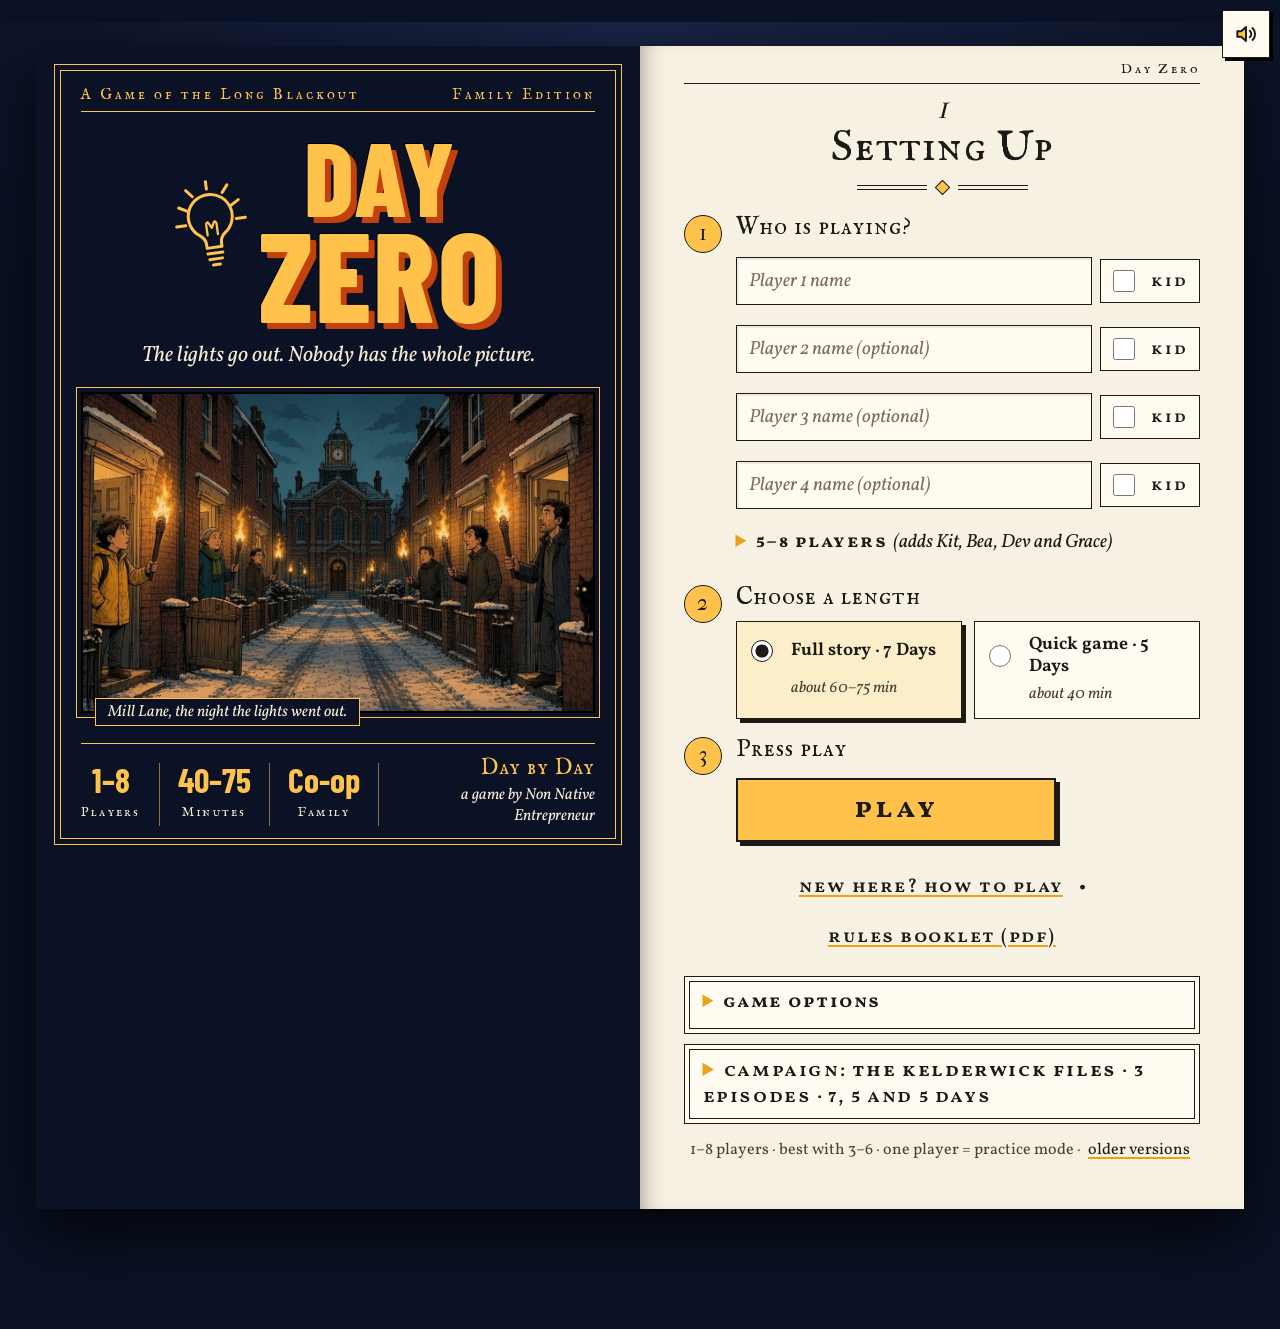
<file: index.html>
<!DOCTYPE html>
<html lang="en"><head><meta charset="utf-8"><meta name="viewport" content="width=device-width,initial-scale=1">
<title>Day Zero: a family co-op crisis game</title>
<link rel="icon" href="favicon.svg" type="image/svg+xml"><link rel="alternate icon" href="favicon.ico">
<meta name="description" content="The lights go out. Nobody has the whole picture. A co-op crisis game for 1–8 players around one screen, with optional phone controllers.">
<meta property="og:title" content="Day Zero"><meta property="og:description" content="The lights go out. Nobody has the whole picture. Can your table keep Mill Lane together?">
<meta name="theme-color" content="#0b1226">
<link rel="stylesheet" href="fonts/fonts.css?v=fbd2c5de20">
<link rel="stylesheet" href="dz-main.css?v=fbd2c5de20"><link rel="stylesheet" href="dz24.css?v=fbd2c5de20"><link rel="stylesheet" href="dz-juice.css?v=fbd2c5de20"><link rel="stylesheet" href="dz-theme.css?v=fbd2c5de20"><link rel="stylesheet" href="dz-polish.css?v=fbd2c5de20"><link rel="stylesheet" href="dz-story.css?v=fbd2c5de20"><link rel="stylesheet" href="dz-booklet.css?v=fbd2c5de20">
</head><body><div class="w" id="app"></div>
<noscript><p style="text-align:center">Day Zero needs JavaScript to run.</p></noscript>
<script src="story21.js?v=fbd2c5de20"></script>
<script src="story23.js?v=fbd2c5de20"></script>
<script src="qr24.min.js?v=fbd2c5de20"></script>
<script src="vendor/peerjs.min.js?v=fbd2c5de20"></script>
<script src="dz24.js?v=fbd2c5de20"></script>
<script src="dz-content.js?v=fbd2c5de20"></script>
<script src="dz-core.js?v=fbd2c5de20"></script>
<script src="dz-variety.js?v=fbd2c5de20"></script>
<script src="dz-roles.js?v=fbd2c5de20"></script>
<script src="dz-campaign.js?v=fbd2c5de20"></script>
<script src="dz-story.js?v=fbd2c5de20"></script>
<script src="dz-views.js?v=fbd2c5de20"></script>
<script src="dz-vote.js?v=fbd2c5de20"></script>
<script src="dz-chronicle.js?v=fbd2c5de20"></script>
<script src="dz-juice.js?v=fbd2c5de20"></script>
<script src="dz-live.js?v=fbd2c5de20"></script>
<script src="dz-art.js?v=fbd2c5de20"></script>
<script src="dz-polish.js?v=fbd2c5de20"></script>
<script src="dz-booklet.js?v=fbd2c5de20"></script>
<script>R();</script>
</body></html>
</file>
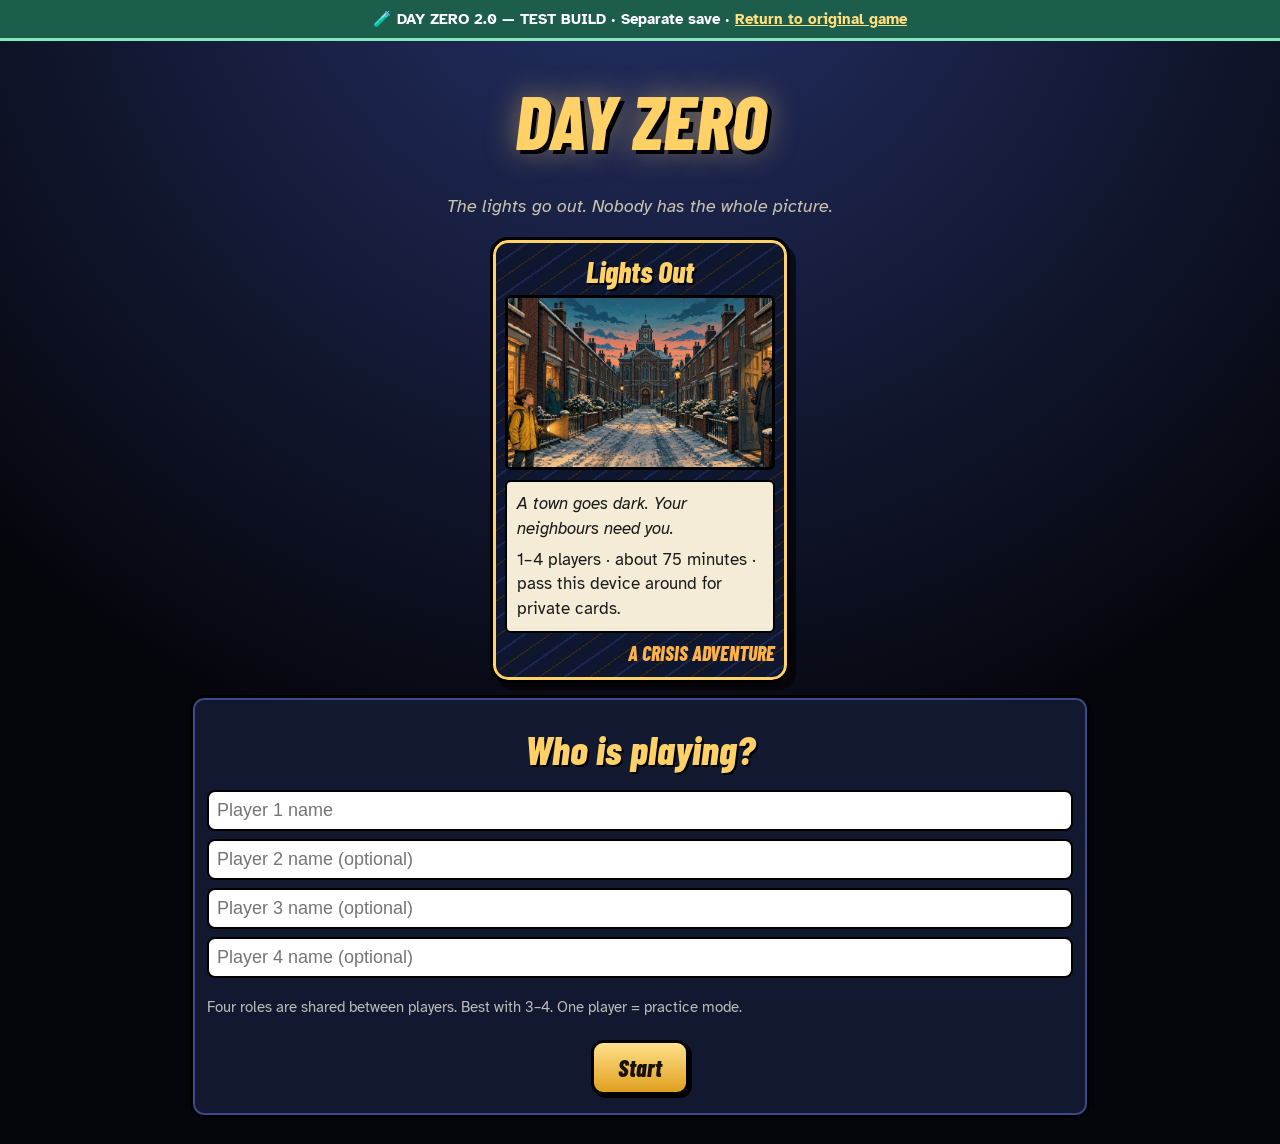
<file: preview/index.html>
<!DOCTYPE html>
<html lang="en"><head><meta charset="utf-8"><meta name="viewport" content="width=device-width,initial-scale=1">
<title>Day Zero</title>
<link rel="icon" href="../favicon.svg" type="image/svg+xml"><link rel="alternate icon" href="../favicon.ico">
<link href="https://fonts.googleapis.com/css2?family=Barlow+Condensed:ital,wght@1,800&family=Atkinson+Hyperlegible:ital,wght@0,400;0,700;1,400&family=Caveat:wght@600&display=swap" rel="stylesheet">
<style>
*{box-sizing:border-box}
body{margin:0;color:#eee;font:18px/1.45 'Atkinson Hyperlegible',sans-serif;background:radial-gradient(circle at 50% -10%,#26326a,#05060c 65%);min-height:100vh}
.w{max-width:1100px;margin:auto;padding:14px}
h1,h2,.btn,.ct,.sec{font-family:'Barlow Condensed',Impact,sans-serif;font-style:italic;font-weight:800}
h1{font-size:76px;color:#ffd166;text-align:center;margin:10px 0 0;text-shadow:4px 4px 0 #000,0 0 30px #ffd16688}
h2{font-size:40px;color:#ffd166;margin:8px 0;text-shadow:2px 2px 0 #000;text-align:center}
.sec{font-size:30px;color:#ffd166;border-bottom:3px solid #ffd16655;margin:26px 0 12px;text-shadow:2px 2px 0 #000}
.goal{background:linear-gradient(90deg,#c43d1f,#6a24a8);border:3px solid #000;border-radius:12px;padding:10px 16px;font-size:21px;margin:10px auto;max-width:900px;text-align:center;box-shadow:4px 4px 0 #000}
.btn{background:linear-gradient(#ffe08a,#e0a020);color:#1a1200;border:3px solid #000;border-radius:12px;padding:10px 24px;font-size:24px;cursor:pointer;box-shadow:3px 3px 0 #000;margin:6px}
.btn:disabled{opacity:.35}.btn.b{background:linear-gradient(#d6ddff,#8c99d8)}.btn.sm2{font-size:18px;padding:4px 14px}
.c{text-align:center}.row{display:flex;flex-wrap:wrap;gap:16px;justify-content:center}
.card{width:300px;border-radius:18px;padding:12px;border:3px solid #000;box-shadow:inset 0 0 0 3px var(--r,#ffd166),6px 7px 0 #0009;
background:repeating-linear-gradient(-35deg,#0f1630 0 13px,#1a2550 13px 15px,#0f1630 15px 28px,#3a2c0a 28px 29px)}
.ct{font-size:30px;line-height:1;color:#ffd166;text-align:center;padding:4px 2px 9px;text-shadow:2px 2px 0 #000}
.art{height:175px;border:3px solid #000;border-radius:6px;position:relative;overflow:hidden;display:flex;align-items:center;justify-content:center;font-size:76px;background:linear-gradient(135deg,#ff6b35,#7b2cbf 55%,#10002b)}
.art div{position:absolute;inset:0;background-size:cover;background-position:center}
.sm .art{height:64px;font-size:38px}
.box{background:#f4ecd6;color:#1b1b1b;border:2px solid #000;border-radius:6px;margin-top:10px;padding:10px;font-size:17px}
.fl{font-style:italic;margin-bottom:6px}
.hint{margin-top:8px;font-size:14px;background:#e6d9b3;border-radius:4px;padding:5px 7px}
.tag{text-align:right;font-family:'Barlow Condensed',sans-serif;font-style:italic;font-weight:800;color:#ffb347;font-size:20px;margin-top:6px}
.sk{font-family:Caveat,cursive;font-size:24px;line-height:1.15;background:#fffbe6}
.rel{display:inline-block;font-weight:700;font-size:13px;padding:2px 8px;border-radius:10px;border:2px solid #000;margin-bottom:6px}
.V{background:#2e8b57;color:#fff}.U{background:#ffbf47}.R{background:#aaa;border-style:dashed}
.clk{display:flex;gap:4px;margin-top:6px}.clk i{width:22px;height:22px;border:2px solid #000;border-radius:4px;background:#fff;font-style:normal;text-align:center;font-size:14px}.clk i.on{background:#e4572e}
.pn{background:#141a33ee;border:3px solid #000;border-radius:14px;padding:14px;margin:12px auto;max-width:900px;box-shadow:inset 0 0 0 2px #3a4a8a}
.trk{display:inline-block;background:#1c2448;border:2px solid #000;border-radius:10px;padding:6px 10px;margin:4px;min-width:118px;text-align:center}
.trk b{display:block;font-size:26px;color:#ffd166}.pp{color:#ff7a59;letter-spacing:2px}
.hb{display:inline-block;margin:4px;padding:6px 12px;border-radius:10px;border:2px solid #000;background:#3a3a3a}.hb.on{background:#2fbf71;color:#000}
.lg p{margin:6px 0;padding:7px 10px;background:#0f1430;border-left:6px solid #ffd166;border-radius:4px}
.lg p.ok{border-left-color:#2fbf71}.lg p.no{border-left-color:#e4572e}
.rb{border:3px solid;border-radius:12px;padding:12px 14px;margin:10px auto;background:#10162c;max-width:900px}
.rb h3{margin:0 0 6px;font-family:'Barlow Condensed',sans-serif;font-style:italic;font-size:28px}
.gd td{border-bottom:1px solid #334;padding:7px;vertical-align:top}.gd table{width:100%;border-collapse:collapse}
.opt{display:block;width:100%;text-align:left;font-size:22px}
.opt div{font:16px 'Atkinson Hyperlegible';font-style:normal;margin-top:3px}
select,input{font-size:18px;padding:8px;border-radius:8px;border:2px solid #000;width:100%;margin:4px 0}
.st{font-size:34px;color:#ffd166}.s{font-size:15px;color:#bbb}

/* Day Zero 2.0: inventory and exploration */
.dx-grid{display:grid;grid-template-columns:repeat(auto-fit,minmax(185px,1fr));gap:10px}
.dx-item{background:#20294f;border:2px solid #070a15;border-radius:11px;padding:10px;box-shadow:inset 0 0 0 1px #5666a6}
.dx-item b{color:#ffe08a}.dx-item small{color:#cbd2ec;display:block;line-height:1.35;margin-top:4px}
.dx-item .dx-icon{font-size:28px;display:inline-block;margin-right:6px}
.dx-place{border-left:4px solid #2fd09c}.dx-place.locked{border-left-color:#7c7e97;opacity:.83}.dx-place.done{border-left-color:#f0a500}
.dx-label{font-size:13px;font-weight:bold;letter-spacing:.035em;color:#ffca69}
.dx-note{font-size:15px;color:#dee4fa}
.preview-banner{position:sticky;top:0;z-index:100;background:#1d5d4b;border-bottom:3px solid #82e9bd;color:#fff;padding:10px 16px;font:700 15px 'Atkinson Hyperlegible',sans-serif;text-align:center}.preview-banner a{color:#ffdf80}</style></head><body><div class="preview-banner">🧪 DAY ZERO 2.0 — TEST BUILD · Separate save · <a href="../">Return to original game</a></div><div class="w" id="app"></div>
<script>
const RL={SIG:{n:"Signal",ch:"Theo",c:"#4aa3ff",i:"📻"},QM:{n:"Quartermaster",ch:"Ines",c:"#f0a500",i:"📦"},MED:{n:"Medic",ch:"Pavel",c:"#e07ac0",i:"✚"},LOC:{n:"Local",ch:"Marta",c:"#2fd09c",i:"🏠"}};
const RO=["SIG","QM","MED","LOC"];
const ROLEX={SIG:{who:"Theo, 19, runs a local news channel and owns a radio.",knows:"Radio news, official messages and rumours. Some are true. Some are false.",does:"Check rumours, broadcast messages, call emergency services, run the hall's radio point.",why:"Without you, the group acts on false information. You decide what is true."},
QM:{who:"Ines, 46, runs the community hall.",knows:"What the hall has, how much fuel is left, and what every trip costs.",does:"Drive the van (deliver fuel, fetch food, wood and water), set up the generator.",why:"Almost every plan needs the van, and fuel is very limited. You decide what it's spent on."},
MED:{who:"Pavel, 38, a night-shift nurse.",knows:"Who is sick or at risk, and what is dangerous (like generators indoors).",does:"Treat people, climb to Mr Aldous, care for the most vulnerable.",why:"You protect everyone's Health, and you spot the deadly mistakes before they happen."},
LOC:{who:"Marta, 74, has lived on Mill Lane for 46 years.",knows:"The town: people, routes, history, and who owes whom a favour.",does:"Talk to people (the caretaker, shop owners, the depot) and open doors others can't.",why:"Many solutions start with knowing the right person. You hold the maps."}};
const RES=[["🥫","Supplies","Food, drinking water and batteries for everyone at the hall.","Freezer food (+2).","Sharing with others, batteries for the radio point, water for the tower block.","If Supplies are 1 or less, the cold hurts more."],
["❤️","Health","How well your neighbours are.","The Medic treats people (+1).","Threats that go wrong, cold nights, failed care.","At 0, the game ends badly."],
["🤝","Cohesion","How united your group is.","Comforting people, good decisions, a warm hall.","Fear, failures, bad decisions.","At 0, the game ends: everyone for themselves."],
["🏘️","Trust","How much the wider community trusts the hall.","Helping others, telling the truth.","False messages, refusing help.","Some help needs Trust 3+ (e.g. council water)."],
["⛽","Fuel","Runs the van and the generator. Only the Quartermaster spends it.","Finding the fuel reserve.","Every van trip. The generator needs 1 per act.","At 0: no van trips, and the generator stops."],
["📻","Signal","Theo's radio time. Only the Signal spends it.","—","Checking rumours, broadcasts, emergency calls.","At 0: no more checking or broadcasting."],
["✚","Medkits","Medical supplies. Only the Medic spends them.","—","Treating people.","At 0: no more treatment."],
["🏠","Contacts","Favours Marta can call in. Only the Local spends them.","—","Special requests, like the bus depot.","At 0: no more favours."],
["⏳","Crisis","Time pressure.","—","Rises every round, and when any threat clock fills.","At 10, the final round starts immediately."]];
const EV={1:["Lights Out","Thursday 18:04 · Night","🌑","The lights flicker, then go out. Not just your street — the whole town is dark. Phones still work, for now. Someone knocks on the hall door: “Is anyone organising things here?” You look at each other. It seems you are."],
2:["The First Night","Thursday 23:00 · Night","🕯️","The town is quiet and cold. Across the river, the clinic's lights flicker. Mrs Lindqvist from the supermarket is at the door: “My freezers are full. What do I do?” Behind her, neighbours want to know what the hall has."],
3:["Morning Without Power","Friday 09:00","🚰","A silent town wakes up. No traffic lights, no radios in kitchens. On the hill streets, the taps are sputtering. Three people from the Hillside estate wait at the door with empty bottles."],
4:["Phones Go Quiet","Friday 17:00","📵","One by one, phones show “No Service”. The mobile masts have run out of battery. Car horns across town: a long queue at the petrol station. Someone says a fuel tanker is coming."],
5:["Rumours in the Dark","Saturday 12:00","🗞️","People are tired and scared. A note passes from house to house: “Thieves are breaking into homes on Mill Lane.” Theo looks pale: “Someone says this blackout wasn't an accident.” The forecast: freezing tomorrow night."],
6:["The Coldest Night","Saturday 22:00 · Night","❄️","Frost covers the windows. Your breath turns white indoors. Then the radio crackles: a grid repair crew has reached Kelderwick! But fallen lines block the main roads in the dark. They need help."],
7:["Restoration","Sunday 16:00","💡","The third day fades. The council speaks on the radio: “Power will return in stages. Tell us where it is needed first.” Everyone in the hall turns to look at you. This is the final round."]};
const GOAL={1:"Help Mr Aldous, and start building the Hub (Warmth, Water, Information).",2:"Save the clinic, grab the freezer food, and decide about the hall's stores.",3:"The water is running out. Fill containers before the taps stop, and help the tower block.",4:"Phones are dead. Calm the petrol crowd, find fuel, and decide who gets the clinic bed.",5:"Fight rumours with facts, and prepare for the freezing night.",6:"Keep people warm, and get the repair crew to the substation.",7:"Final round! Finish the Hub, and choose where the power goes first."};
const TH={T2:["Mr Aldous's Oxygen","Tower block",3,"His daughter calls: “Dad's breathing machine is beeping. He's on the 9th floor. Please help.”","Health −2, Cohesion −1"],
T1:["Clinic Generator","Clinic, across the river",3,"The clinic's lights flicker. Their generator is running — but for how long?","Health −2. Mr Aldous can't go to the clinic."],
O1:["Supermarket Freezers","Supermarket, across the river",3,"Mrs Lindqvist's freezers are full of food. Soon it will spoil.","The food spoils."],
T3:["Failing Water","Whole town",3,"The water tower is slowly emptying. Nobody knows exactly when the taps will stop.","Taps stop. Supplies −1. No more filling at the hall."],
T4:["Tower Block Water","Tower block",3,"The upper floors have no water. The pumps need electricity.","Health −1, Trust −1"],
T6:["Petrol Station Crowd","Petrol station",3,"Cars queue down the road. People are angry. Everyone wants fuel.","Trust −2, Cohesion −1"],
O2:["Fuel Reserve","Somewhere in town",3,"Somewhere in Kelderwick there is fuel. Who has it?","The chance is gone."],
T8:["Candle Fire","Marta's street",2,"Smoke from a house on Marta's street. Someone used candles for light.","Health −2, Supplies −1, Cohesion −1"],
T9:["Break-in Rumour","Mill Lane",2,"People are scared. Some talk about guarding their homes at night.","Cohesion −2, Trust −1"],
T7:["Cold Snap","Whole town",0,"Below freezing from tomorrow night. Without Warmth at the hall, people suffer.","Each round without Warmth: Health −1"],
T10:["Grid Crew","Council point → substation",2,"The repair crew is ready, but they can't reach the substation alone.","No power this weekend. Health −1."]};
const HINT={T2:"Clues: 🏠 Local (how to get in) and ✚ Medic (what he needs).",T1:"Clues: 📻 Signal and 🏠 Local (which bridge?), 📦 Quartermaster (cost).",O1:"Clues: 🏠 Local (who to ask) and 📦 Quartermaster (the van).",T3:"Clues: 📦 Quartermaster (how to fill) and 🏠 Local (when it runs out).",T4:"Clues: ✚ Medic, 🏠 Local and 📦 Quartermaster.",T6:"Clues: 📻 Signal (the rumour), 📦 Quartermaster (pumps), 🏠 Local (owner).",O2:"Clues: 🏠 Local (where) and 📦 Quartermaster (how).",T8:"Clues: 📻 Signal (how to call help) and 🏠 Local.",T9:"Clues: 📻 Signal and 🏠 Local. ✚ Medic can help.",T7:"Get Warmth running at the hall before tomorrow night.",T10:"Needs 3 things: a guide (🏠 knows the routes), fuel (📦) and radio (📻)."};
const IC={T2:"🫁",T1:"🏥",O1:"🧊",T3:"💧",T4:"🏢",T6:"⛽",O2:"🛢️",T8:"🔥",T9:"🚨",T7:"🥶",T10:"⚡"};
const IN={1:{SIG:[["V","Radio: the grid operator confirms a major fault. No time for repairs yet."],["R","Social media post: “Power back by midnight! My cousin works at the power station.” (2,000 shares)"],["V","Phones still work, but messages take minutes."]],
QM:[["V","Hall inventory: 3 Fuel · the van · 1 generator in the storeroom (not tested for 2 years) · 20 empty water containers · 1 box of batteries · an old wood stove (no wood)."],["V","Van trips cost Fuel. Delivering fuel also costs the fuel you deliver."]],
MED:[["V","Mr Aldous uses a breathing machine. Its battery lasts about 6 hours."],["V","Generators make carbon monoxide. You can't see or smell it. A generator must NEVER run inside a building."],["V","Home oxygen users usually keep a backup cylinder. Mr Aldous may have one."]],
LOC:[["V","Sketch of the tower block: the lift is crossed out. The back stairs are “LOCKED AT NIGHT”. Note: Mr Osei, caretaker, has the keys.",1],["V","Sketch of the hall from above: a small roofed corner OUTSIDE by the north wall, circled: “good shelter”. The storeroom has no windows.",1],["V","Bram Hollis at the woodyard sells firewood. Grumpy, but fair."],["U","“In the 1998 storm, the taps ran dry after the first day.”"]]},
2:{SIG:[["U","Clinic volunteer: “Our generator has fuel until tomorrow morning.”"],["V","Police: “The EAST Bridge is closed — flooding. Use the West Bridge.”"],["V","Card machines don't work. Cash only."],["R","“The army is bringing free generators tonight!”"]],
QM:[["V","Van to the clinic: West Bridge = 1 Fuel trip + 1 delivered = 2 Fuel. East Bridge = 2 + 1 = 3 Fuel."],["V","Supermarket freezer food = +2 Supplies. Van trip: 2 Fuel."]],
MED:[["V","The clinic has 4 patients on oxygen. If its generator stops, they're in danger."],["V","The clinic could take ONE more patient — only while its power is safe."],["V","A full freezer keeps food frozen about 2 days; half-full, about 1 day."]],
LOC:[["U","Sketch of both bridges: wavy lines over the East Bridge. “Floods every time it rains like this.”",1],["V","Mrs Lindqvist owes Marta a favour — Marta fed her cat for a month."],["V","Mr Osei says three older people live above the 6th floor."]]},
3:{SIG:[["V","Council: “Save water. Drinking and cooking only.”"],["U","Water board: “Supply should continue until Saturday.”"],["R","“The clinic is evacuating!”"]],
QM:[["V","Filling the 20 containers at the kitchen tap takes TWO fill actions."],["V","If the generator is running, it needs 1 Fuel at the start of each act."]],
MED:[["V","Older people on the top floors can't do the stairs. A water point downstairs won't help them — someone must carry water UP."],["V","People need 2–3 litres of drinking water a day."]],
LOC:[["V","Hillside's water tank broke last month. Never repaired."],["V","Mr Osei will run a ground-floor water point if someone brings water."],["V","Mr Osei's daughter works at the water company: “The tower will be empty by Saturday afternoon.”"]]},
4:{SIG:[["V","Phones and internet have stopped. Only radios work."],["V","Emergency calls only through the council radio relay."],["R","“A fuel tanker is coming to the petrol station tonight!”"]],
QM:[["V","Petrol pumps need electricity. Without power, they CANNOT work."],["V","At a fuel store, the van can fill up and pay for the trip from what it collects."]],
MED:[["V","The clinic has one bed left. Mr Aldous needs oxygen. Mrs Petrova, 88, lives alone in a freezing house."],["V","Candles cause many house fires. Torches are safer."]],
LOC:[["V","Mr Haddad owns the petrol station. He'll put up a sign — but only if you can tell him the truth."],["V","Ruth Adeyemi runs the bus depot. Big diesel tank. She owes the hall a favour."],["V","Mrs Petrova on Marta's street has no heating. She lights candles every evening."]]},
5:{SIG:[["R","Note: “Thieves are breaking into homes on Mill Lane. Guard your doors.”"],["U","Radio contact: “The blackout was sabotage. Someone at the grid company told me.”"],["V","Weather service: below freezing tomorrow night."]],
QM:[["V","The generator needs 1 Fuel tomorrow night. The wood stove needs none once it has wood."]],
MED:[["V","Most at risk from cold: Mrs Petrova, Mr Aldous, two babies in the tower block."],["V","One shared warm room is safer than people alone in cold houses."]],
LOC:[["V","Marta asked around: Mrs Grant heard her grandson's video game and thought it was a break-in."],["V","Bram Hollis has plenty of wood if the hall asks."]]},
6:{SIG:[["V","Crew on channel 4: “We need a guide, 1 Fuel at the substation, and someone on the radio.”"],["V","Tonight: minus 6 degrees."],["R","“Power back for everyone at midnight!”"]],
QM:[["V","Taking 1 Fuel to the substation: van trip 1 + 1 delivered = 2 Fuel."]],
MED:[["V","Danger signs of cold: strong shivering, confusion, slow speech, sleepiness."],["V","Stay warm: layers, hats, blankets, food, warm drinks, one room."]],
LOC:[["V","Sketch: the old mill path, down through Hillside and over a wooden footbridge. “Safe, even at night.”",1],["V","In daylight the crew could use the West Bridge. The East is still under water."]]},
7:{SIG:[["V","Council: power returns in stages. They ask where it's needed first."],["V","Photo from a crew member: the substation lock was opened, not forced. Someone used a key.",1]],
QM:[["V","Final check: make sure Warmth, Water and Information are running."]],
MED:[["V","Tower block: babies and older people on the top floors. Power there means water and the lift."]],
LOC:[["V","Marta counted: 120 people in the tower block, 40 on the clinic street, 60 at the hall."]]}};
let S=null;
const sv=()=>localStorage.setItem("dz2_preview_v1",JSON.stringify(S));
const tr=(k,n)=>{S.t[k]=Math.max(0,Math.min(6,S.t[k]+n))};
const act=id=>{const x=S.th[id];return !!x&&!x.res&&!x.fail};
const esc=s=>String(s).replace(/[<>&"]/g,c=>({"<":"&lt;",">":"&gt;","&":"&amp;",'"':"&quot;"}[c]));
const T=[];const TI={};

// --- Day Zero 2.0: discoveries and inventory. No change to core round/action economy. ---
const DZ_ITEMS={
 batteries:{name:"Spare Batteries",icon:"🔋",kind:"CONSUMABLE",use:"Combine with the Emergency Receiver to improve communications."},
 receiver:{name:"Emergency Receiver",icon:"📡",kind:"EQUIPMENT",use:"Theo can tune this using batteries to uncover a dated message."},
 route:{name:"Caretaker's Route Sketch",icon:"🗺️",kind:"INTELLIGENCE",use:"Combine with a worklight to examine the old mill route."},
 blankets:{name:"Thermal Blankets",icon:"🧣",kind:"CONSUMABLE",use:"Pavel can protect the vulnerable from one later cold-related health loss."},
 log:{name:"Clinic Service Log",icon:"📋",kind:"EVIDENCE",use:"Theo or Marta can examine its unusual maintenance timestamp."},
 worklight:{name:"Portable Worklight",icon:"🔦",kind:"EQUIPMENT",use:"Marta can use this with the route sketch to guide the crew."}
};
const DZ_LOC={
 hall:{name:"Community Hall Storeroom",icon:"🏠",ids:["batteries","receiver"],help:"Available immediately. Searching competes with urgent community work."},
 tower:{name:"Tower Block Cupboard",icon:"🏢",ids:["route","blankets"],help:"Mr Osei must first unlock the stairs. Blankets become available from Round 3."},
 clinic:{name:"Riverside Clinic Maintenance",icon:"🏥",ids:["log","worklight"],help:"Available once the clinic generator has been refuelled."}
};
function dzInit(){
 if(!S)return null;
 if(!S.dx||typeof S.dx!=="object")S.dx={};
 const d=S.dx;
 if(!Array.isArray(d.inventory))d.inventory=[];
 if(!d.searched||typeof d.searched!=="object")d.searched={};
 for(const id of Object.keys(DZ_LOC))if(!Number.isSafeInteger(d.searched[id])||d.searched[id]<0)d.searched[id]=0;
 if(!d.used||typeof d.used!=="object")d.used={};
 if(!d.clues||typeof d.clues!=="object")d.clues={};
 if(!Array.isArray(d.history))d.history=[];
 if(!Number.isInteger(d.coldShield)||d.coldShield<0)d.coldShield=0;
 return d;
}
function dzHas(id){return dzInit().inventory.includes(id)}
function dzOpen(id){
 if(id==="hall")return S.round>=1;
 if(id==="tower")return !!S.f.acc;
 if(id==="clinic")return S.round>=2&&!!(S.th.T1&&S.th.T1.res);
 return false;
}
function dzNext(id){
 const d=dzInit(),loc=DZ_LOC[id];if(!loc||!dzOpen(id))return null;
 const item=loc.ids[d.searched[id]];
 if(!item||dzHas(item))return null;
 if(item==="blankets"&&S.round<3)return null;
 return item;
}
function dzFind(id){
 const item=dzNext(id),d=dzInit();if(!item)return "✖ Nothing else can be found here right now.";
 d.inventory.push(item);d.searched[id]++;
 d.history.push({round:S.round,action:"found",item:item,place:id});
 return "🎒 Discovered "+DZ_ITEMS[item].icon+" "+DZ_ITEMS[item].name+" at "+DZ_LOC[id].name+". Added to the team's shared inventory.";
}
function dzRemove(id){const d=dzInit(),i=d.inventory.indexOf(id);if(i>=0)d.inventory.splice(i,1)}
function dzCan(id){
 const d=dzInit();if(d.used[id])return false;
 if(id==="receiver")return S.round>=2&&dzHas("batteries")&&dzHas("receiver");
 if(id==="blankets")return S.round>=3&&dzHas("blankets")&&!d.coldShield;
 if(id==="log")return S.round>=2&&dzHas("log");
 if(id==="route")return S.round>=6&&dzHas("route")&&dzHas("worklight")&&!S.f.e2&&act("T10")&&!S.f.guide;
 return false;
}
function dzUse(id){
 if(!dzCan(id))return "✖ Required equipment or conditions are missing.";
 const d=dzInit();let result="";
 if(id==="receiver"){
  dzRemove("batteries");S.a.signal=Math.min(6,S.a.signal+1);d.clues.dispatch=1;
  result="📡 Theo tunes the receiver. Signal +1 (maximum 6). An earlier-dated grid-crew transmission is recorded in the evidence journal. It does not prove sabotage.";
 }else if(id==="blankets"){
  dzRemove("blankets");d.coldShield=1;
  result="🧣 Pavel distributes thermal blankets. The next eligible cold-related Health loss will be reduced by 1.";
 }else if(id==="log"){
  d.clues.service=1;
  result="📋 The clinic service log contains a maintenance work order dated before the blackout. Its significance is unclear. Evidence added to the journal.";
 }else if(id==="route"){
  S.f.guide=1;
  result="🗺️ Marta uses the sketch and worklight to locate a service route. The grid crew still needs fuel and radio coordination.";
 }
 d.used[id]=1;d.history.push({round:S.round,action:"used",item:id});
 return result;
}
function dzCold(n,E){
 const d=dzInit();let penalty=n;
 if(n>0&&d.coldShield){penalty=Math.max(0,n-1);d.coldShield=0;E.push("🧣 Thermal blankets prevent 1 point of cold-related Health loss.");}
 tr("health",-penalty);return penalty;
}
function dzJournal(){
 const d=dzInit(),arr=[];
 if(d.clues.service)arr.push("📋 The clinic work order was dated before the blackout, but the reason is unknown.");
 if(d.clues.dispatch)arr.push("📡 An earlier-dated repair transmission suggests grid work was discussed in advance.");
 return arr;
}
function dzPanel(){
 const d=dzInit(),ids=d.inventory,ev=dzJournal();
 const possessions=ids.length?ids.map(id=>{
  const x=DZ_ITEMS[id];return '<div class="dx-item"><span class="dx-icon">'+(x?x.icon:"📦")+'</span><b>'+esc(x?x.name:id)+'</b><div class="dx-label">'+(x?x.kind:"ITEM")+'</div><small>'+esc(x?x.use:"")+'</small></div>';
 }).join(""):'<p class="dx-note">Nothing found yet. Explore locations using your normal action slots; you do not need to collect everything.</p>';
 const locs=Object.keys(DZ_LOC).map(id=>{
  const x=DZ_LOC[id],left=dzNext(id),open=dzOpen(id),done=d.searched[id]>=x.ids.length;
  const status=done?"CLEARED":left?"SEARCHABLE":open?"NOTHING AVAILABLE YET":"LOCKED";
  const cls=done?"done":open?"":"locked";
  return '<div class="dx-item dx-place '+cls+'"><b>'+x.icon+" "+x.name+'</b><div class="dx-label">'+status+'</div><small>'+esc(x.help)+'</small></div>';
 }).join("");
 return '<div class="sec">🎒 Discovered equipment</div><div class="pn"><div class="dx-grid">'+possessions+'</div>'+
 (d.coldShield?'<p class="dx-note">🧣 Thermal protection ready: next cold-related Health loss −1.</p>':"")+'</div>'+
 '<div class="sec">🗺️ Explore Kelderwick</div><div class="pn"><p class="dx-note">Each search uses one normal role action. Roles may share what they find. Not every item can be obtained in one playthrough.</p><div class="dx-grid">'+locs+'</div></div>'+
 '<div class="sec">🔎 Evidence journal</div><div class="pn">'+(ev.length?ev.map(e=>'<p>'+esc(e)+'</p>').join(""):'<p class="dx-note">No physical evidence investigated yet. Rumours and official reports are not automatically proof.</p>')+'</div>';
}
function dzEpilogue(){
 const d=dzInit(),a=!!d.clues.service,b=!!d.clues.dispatch;
 if(a&&b)return "You found both an early maintenance work order and a dated repair transmission. They raise further questions about the timing, but neither proves sabotage. The team decides to keep investigating.";
 if(a)return "The clinic's unusually dated work order remains unexplained. Without more evidence, you cannot say whether it relates to the blackout.";
 if(b)return "The old grid-crew transmission hints that maintenance was discussed earlier than expected, but it does not establish what caused the failure.";
 return "You kept the town going, but found no further documentary evidence about the cause of the failure.";
}
// --- end Day Zero 2.0 shared-inventory rules ---

function K(id,who,step,label,av,run,o={}){const t=Object.assign({id,who,step,label,av,run},o);t.ix=T.length;T.push(t);TI[id]=t}
const inv=(id,l,av,txt,f)=>K(id,"SIG",2,"Investigate: "+l,()=>av()&&!S.f[id],()=>{S.f[id]=1;if(f)S.f[f]=1;return "🔎 "+txt},{cost:{signal:1}});
inv("iMid","the “power back by midnight” post",()=>S.round<=3,"No official source. The account was created today. Probably false.");
inv("iArm","the “army generators” rumour",()=>S.round>=2&&S.round<=3,"Nobody official said this. False.");
inv("iEva","“the clinic is evacuating”",()=>S.round>=3&&S.round<=4,"False. The clinic is staying open.");
inv("iWat","the water board's estimate",()=>S.round>=3&&S.round<=5,"The message is from Thursday. They don't really know.");
inv("iTan","the fuel tanker rumour",()=>act("T6"),"No tanker is planned. Someone misread an old post.","tank");
inv("iBrk","the thieves note",()=>act("T9"),"Mrs Grant heard a video game. Nothing was stolen.","brk");
inv("iSab","the sabotage claim",()=>S.round>=5,"A friend of a friend “heard it at work”. No evidence.");
K("gTest","ANY",2,"Test the old generator",()=>!S.f.gTest,()=>{S.f.gTest=1;return "🔧 It works. It needs 1 Fuel to start, and 1 Fuel at the start of each new act."});
[["N","outside, in the sheltered corner by the north wall"],["S","outside, in the open south yard"],["ST","in the storeroom"],["MH","in the main hall"]].forEach(([k,w])=>
K("g"+k,"QM",2,"Set up the generator "+w,()=>S.f.gTest&&!S.hub.warmth,()=>{S.f.gFuel=1;S.hub.warmth=true;S.wt="gen";S.f.gPos=k;
if(k==="N")return "🔥 The generator hums outside, sheltered. Warmth: RUNNING.";if(k==="S")return "🔥 The generator runs in the open yard. Warmth: RUNNING… for now.";
S.f.e5=S.round+1;return "🔥 The generator runs "+w+". It gets warm. Warmth: RUNNING."},{sh:()=>!S.hub.warmth,cost:()=>S.f.gFuel?{}:{fuel:1},no:"Nobody has tested the generator yet."}));
K("wood","LOC",2,"Ask Bram Hollis for firewood",()=>!S.f.wood&&!S.hub.warmth,()=>{S.f.wood=1;return "🪵 Bram grumbles: “Fine. Send your van.”"});
K("woodV","QM",3,"Fetch firewood by van",()=>S.f.wood&&!S.hub.warmth,()=>{S.hub.warmth=true;S.wt="stove";return "🔥 The old stove crackles to life. Warmth: RUNNING."},{cost:{fuel:1},sh:()=>!S.hub.warmth,no:"Bram hasn't agreed yet."});
K("fill","ANY",2,"Fill water containers at the kitchen tap",()=>!S.hub.water&&!S.f.dry,()=>{S.f.fill=(S.f.fill||0)+1;if(S.f.fill>=2){S.hub.water=true;return "💧 All 20 containers are full. Water: RUNNING."}return "💧 Half full. One more fill needed."},{no:"The taps are dry."});
K("cw","LOC",2,"Ask the council officer for water",()=>S.f.dry&&!S.hub.water&&!S.f.cw,()=>{if(S.t.trust>=3){S.f.cw=1;return "🏛️ The officer agrees. Send the van."}return "🏛️ “We don't know you.” (Needs Trust 3+.)"});
K("cwV","QM",3,"Collect council water by van",()=>S.f.cw&&!S.hub.water,()=>{S.hub.water=true;return "💧 Water: RUNNING."},{cost:{fuel:2},sh:()=>S.f.dry&&!S.hub.water,no:"The council hasn't agreed."});
K("info","SIG",2,"Set up the hall's radio point and noticeboard",()=>!S.hub.info,()=>{S.hub.info=true;return "📻 Information: RUNNING."},{cost:{signal:1,supplies:1}});
K("osei","LOC",2,"Ask Mr Osei to unlock the tower block stairs",()=>act("T2")&&!S.f.acc,()=>{S.f.acc=1;S.r.osei=1;return "🔑 Mr Osei unlocks the back stairs and leaves the door open."});
K("aldT","MED",3,"Climb to Mr Aldous and help him",()=>act("T2")&&!S.f.stab,()=>{if(!S.f.acc)return "🚪 The back door is locked. Pavel can't get in.";S.f.stab=1;S.th.T2.clock=0;S.f.pT2=Math.max(3,S.round+1);return "🫁 Pavel finds the backup cylinder. Mr Aldous is stable — for now."});
K("aldW","MED",2,"Travel with Mr Aldous to the clinic",()=>act("T2")&&S.dec.DL3==="aldous",()=>{S.r.withA=1;return "🧳 Pavel gets ready to travel."});
K("aldV","QM",3,"Drive Mr Aldous to the clinic",()=>act("T2")&&S.r.withA&&S.th.T1.res,()=>{S.th.T2.res=true;return "✅ Mr Aldous reaches the clinic safely."},{cost:{fuel:2},sh:()=>act("T2")&&S.dec.DL3==="aldous",no:"He needs the Medic with him, and the clinic needs power."});
K("aldC","MED",3,"Climb to Mr Aldous with a medkit",()=>S.f.care&&S.round===6&&!S.f.cared,()=>{S.f.cared=1;return "🩺 Mr Aldous is safe tonight."},{cost:{medkits:1}});
K("fW","QM",3,"Deliver fuel to the clinic via the WEST Bridge",()=>act("T1"),()=>{S.th.T1.res=true;return "✅ The clinic generator is refuelled."},{cost:{fuel:2}});
K("fE","QM",3,"Deliver fuel to the clinic via the EAST Bridge",()=>act("T1"),()=>{S.a.fuel++;return "🌊 The East Bridge is flooded! The van turns back."},{cost:{fuel:3}});
K("lind","LOC",2,"Talk to Mrs Lindqvist about her freezer food",()=>act("O1")&&!S.f.lind,()=>{S.f.lind=1;return "🛒 “For Marta, anything. Send your van.”"});
K("frz","QM",3,"Collect the freezer food by van",()=>act("O1")&&S.f.lind,()=>{tr("supplies",2);S.th.O1.res=true;return "✅ Supplies +2."},{cost:{fuel:2},sh:()=>act("O1"),no:"Mrs Lindqvist hasn't agreed yet."});
K("t4w","ANY",2,"Carry water to the tower block",()=>act("T4")&&!S.f.t4w,()=>{S.f.t4w=1;return "💧 Water delivered to the entrance."},{cost:{supplies:1}});
K("t4p","LOC",2,"Ask Mr Osei to run a ground-floor water point",()=>act("T4")&&!S.f.t4p,()=>{S.f.t4p=1;return "🚰 Mr Osei sets up a table."});
K("t4u","ANY",2,"Carry water up to the top floors",()=>act("T4")&&!S.f.t4u,()=>{S.f.t4u=1;return "🧗 You climb with water for the older residents."});
K("bA","SIG",2,"Broadcast: “A tanker is coming tonight.”",()=>act("T6"),()=>{S.th.T6.clock++;tr("trust",-1);return "📢 The crowd waits for nothing. Clock +1, Trust −1."},{cost:{signal:1}});
K("bB","SIG",2,"Broadcast: “No tanker is coming, and the pumps can't work without power.”",()=>act("T6"),()=>{S.th.T6.res=true;return "✅ The crowd slowly leaves."},{cost:{signal:1}});
K("bC","SIG",2,"Broadcast: “A tanker comes tomorrow, but the pumps can't work.”",()=>act("T6"),()=>{S.r.t6=1;return "📢 Half right. Some stay. (Clock paused.)"},{cost:{signal:1}});
K("had","LOC",2,"Talk to Mr Haddad at the petrol station",()=>act("T6"),()=>{if(S.f.tank){S.th.T6.res=true;return "✅ Mr Haddad puts up a clear sign. The queue melts away."}return "⛽ “Is a tanker coming or not?” You don't know. No sign."});
K("dep","LOC",2,"Ask Ruth at the bus depot for diesel",()=>act("O2")&&!S.f.dep,()=>{S.f.dep=1;return "⛽ “Bring your van.”"},{cost:{contacts:1}});
K("depV","QM",3,"Fill up the van at the bus depot",()=>act("O2")&&S.f.dep,()=>{S.a.fuel+=2;S.th.O2.res=true;return "✅ Fuel +2 (after the trip)."},{sh:()=>act("O2"),no:"Ruth hasn't agreed yet."});
K("fR","SIG",2,"Call the fire service via the council radio relay",()=>act("T8")&&!S.f.fR,()=>{S.f.fR=1;S.r.fire=1;return "📻 The fire service is coming."},{cost:{signal:1}});
K("fH","ANY",2,"Help neighbours get out (never fight the fire)",()=>act("T8")&&!S.f.fH,()=>{S.f.fH=1;S.r.fire=1;return "🏃 You help people outside."});
K("bT","SIG",2,"Broadcast the truth about the thieves note",()=>act("T9"),()=>{if(S.f.brk){S.th.T9.res=true;return "✅ “It was a video game.” Relief and laughter."}tr("trust",-1);return "📢 You don't know the truth yet. Confusion. Trust −1."},{cost:{signal:1}});
K("wat","ANY",2,"Organise a night watch",()=>act("T9")&&!S.f.wat,()=>{S.f.wat=1;return "🔦 Volunteers will watch the street."});
K("wel","LOC",2,"Organise welfare visits to neighbours",()=>act("T9")&&!S.f.wel,()=>{S.f.wel=1;return "🚪 Marta organises visits."});
K("welM","MED",2,"Join welfare visits to vulnerable neighbours",()=>act("T9")&&!S.f.welM,()=>{S.f.welM=1;return "🩺 Pavel joins the visits."});
K("gM","ANY",2,"Guide the crew by the old mill path",()=>act("T10")&&!S.f.e2&&(S.round===7||S.dec.DL5==="tonight"),()=>{S.f.guide=1;return "🧭 Over the old mill footbridge."},{sh:()=>act("T10"),no:"The path is closed to you (decision or barrier)."});
K("gW","ANY",2,"Guide the crew over the West Bridge",()=>act("T10")&&S.round===7,()=>{S.f.guide=1;return "🧭 Over the West Bridge in daylight."},{sh:()=>act("T10"),no:"Main roads are too dangerous in the dark."});
K("gE","ANY",2,"Guide the crew over the East Bridge",()=>act("T10")&&S.round===7,()=>"🌊 Still flooded. The crew turns back.",{sh:()=>act("T10"),no:"Main roads are too dangerous in the dark."});
K("cF","QM",3,"Take 1 Fuel to the substation",()=>act("T10")&&!S.f.cF,()=>{S.f.cF=1;return "⛽ Fuel delivered."},{cost:{fuel:2}});
K("cR","SIG",2,"Coordinate the crew by radio",()=>act("T10")&&!S.f.cR,()=>{S.f.cR=1;return "📻 Theo talks them through."},{cost:{signal:1}});
K("calm","ANY",2,"Calm the crowd at the substation",()=>act("T10")&&S.f.e6&&!S.f.calm,()=>{S.f.calm=1;return "🤝 The crowd calms."},{sh:()=>act("T10")&&S.f.e6});
K("trt","MED",3,"Treat sick neighbours at the hall",()=>S.t.health<6,()=>{tr("health",1);return "🩹 Health +1."},{cost:{medkits:1}});
K("cmf","ANY",2,"Comfort scared neighbours at the hall",()=>!S.r.cmf,()=>{S.r.cmf=1;tr("cohesion",1);return "🤗 Cohesion +1."},{no:"Someone is already doing this."});

// Day Zero 2.0: discoveries (step 1) and item uses (step 2).
K("exHall","ANY",1,"Search community hall storeroom",()=>!!dzNext("hall"),()=>dzFind("hall"),{no:"Nothing is currently searchable at the hall."});
K("exTower","ANY",1,"Search tower block caretaker cupboard",()=>!!dzNext("tower"),()=>dzFind("tower"),{no:"Tower access is locked or nothing is ready to find."});
K("exClinic","ANY",1,"Search clinic maintenance room",()=>!!dzNext("clinic"),()=>dzFind("clinic"),{no:"The clinic must be safe and accessible before searching."});
K("useReceiver","SIG",2,"Combine receiver and batteries",()=>dzCan("receiver"),()=>dzUse("receiver"),{no:"Theo needs both the receiver and batteries (Round 2 or later)."});
K("useBlankets","MED",2,"Distribute thermal blankets",()=>dzCan("blankets"),()=>dzUse("blankets"),{no:"Pavel needs blankets (Round 3 or later)."});
K("useLogSIG","SIG",2,"Examine clinic maintenance record",()=>dzCan("log"),()=>dzUse("log"),{no:"You need the clinic service log first."});
K("useLogLOC","LOC",2,"Examine clinic maintenance record",()=>dzCan("log"),()=>dzUse("log"),{no:"You need the clinic service log first."});
K("useRoute","LOC",2,"Survey old mill service route with worklight",()=>dzCan("route"),()=>dzUse("route"),{no:"Marta needs both items, an active grid-crew crisis, and an open route."});
const cost=t=>typeof t.cost==="function"?t.cost():(t.cost||{});
const CN={fuel:"Fuel",signal:"Signal",supplies:"Supplies",medkits:"Medkit",contacts:"Contact"};
const ctx=c=>{const k=Object.keys(c);return k.length?" ("+k.map(x=>c[x]+" "+CN[x]).join(", ")+")":""};
const have=c=>Object.keys(c).every(k=>(k==="supplies"?S.t.supplies:S.a[k])>=c[k]);
const pay=c=>{for(const k in c)k==="supplies"?tr("supplies",-c[k]):S.a[k]-=c[k]};
const GRP={"🏠 Build the Hub":["gTest","gN","gS","gST","gMH","wood","woodV","fill","cw","cwV","info"],"🫁 Mr Aldous":["osei","aldT","aldW","aldV","aldC"],"🏥 Clinic":["fW","fE"],"🧊 Freezer food":["lind","frz"],"🏢 Tower block water":["t4w","t4p","t4u"],"⛽ Petrol crowd":["iTan","bA","bB","bC","had"],"🛢️ Fuel reserve":["dep","depV"],"🔥 Candle fire":["fR","fH"],"🚨 Break-in rumour":["iBrk","bT","wat","wel","welM"],"⚡ Grid crew":["gM","gW","gE","cF","cR","calm"],"🔎 Check rumours":["iMid","iArm","iEva","iWat","iSab"],"❤️ Look after people":["trt","cmf"],"🎒 Search for equipment":["exHall","exTower","exClinic"],"🧩 Combine & use items":["useReceiver","useBlankets","useLogSIG","useLogLOC","useRoute"]};
const DL={DL1:["QM","Open the Stores?","🥫","Neighbours at the door: “The hall has food. Will you share it now?” Some are scared. Some are angry.",[["open","Open to the street","Supplies −1, Cohesion +1, Trust +1",()=>{tr("supplies",-1);tr("cohesion",1);tr("trust",1);S.f.e3=1},"People still talk about the night the hall opened its doors.","A crowd may come to the hall (calmer if Information is running)."],["keep","Keep for the Hub","No change",()=>{S.f.e4=1},"The Hub had enough. Not everyone understood why.","Some people may say the hall is hoarding."]]],
DL2:[0,"Hillside Water","🚱","Hillside residents with empty bottles: “Our tank is broken. Our children need water. Can you share?”",[["share","Share our water","Supplies −1, Trust +2",()=>{tr("supplies",-1);tr("trust",2);S.f.e1=1},"Hillside still talks about the water you shared.","Hillside may return the favour."],["cont","Give containers only","Trust +1",()=>tr("trust",1),"You gave Hillside a way to help themselves.","Nothing special."],["ref","Refuse","No change",()=>{S.f.e2s=1},"Hillside remembers the door that stayed closed.","Hillside may not forget this."]]],
DL3:["MED","One Bed","🛏️","The clinic radios: “One bed left. Who gets it?” Mr Aldous needs oxygen. Mrs Petrova is 88, alone and freezing.",[["aldous","Mr Aldous","Mrs Petrova moves to the hall",()=>{S.f.petH=1},"Mr Aldous's daughter flew home on Monday. She brought Pavel a card.","Drive him to the clinic (Medic travels + Quartermaster drives). Mrs Petrova needs Warmth at the hall tomorrow night."],["petrova","Mrs Petrova","The clinic collects her",()=>{S.th.T2.res=true;S.f.care=1},"Mrs Petrova slept warm at the clinic. Pavel climbed nine floors twice more.","On the coldest night, the Medic must climb to Mr Aldous with a medkit."]]],
DL3A:["MED","The Clinic Is Closed","🏥","The clinic's generator stopped. Its patients were moved away. Pavel can't be in two places.",[["visit","Visit people at home","No cost now",()=>{if(S.th.T2)S.th.T2.res=true;S.f.mL=1},"Pavel walked every street of Mill Lane that weekend.","The Medic has 1 action fewer in the next two rounds."],["hall","Bring everyone to the hall","Fuel −1, Supplies −1",()=>{if(S.th.T2)S.th.T2.res=true;S.a.fuel=Math.max(0,S.a.fuel-1);tr("supplies",-1);S.f.hC=1},"The hall became a small hospital.","The hall needs Warmth tomorrow night."]]],
DL4:[0,"The Sabotage Claim","📡","Theo's contact says the blackout was sabotage. Theo: “People deserve to know!” Nobody can prove it.",[["claim","Broadcast the claim","Cohesion −1",()=>{tr("cohesion",-1);S.f.e6s=1},"The sabotage story spread faster than the facts.","Unproven claims can cause trouble later."],["known","Broadcast only what we know","Cohesion +1",()=>tr("cohesion",1),"Mill Lane trusted the hall's radio. It never said more than it knew.","Nothing special."],["sil","Stay silent","No change",()=>{},"You kept quiet. Some wondered what you knew.","Nothing special."]]],
DL5:["LOC","The Old Mill Path","🌉","The crew could go tonight by the old mill path through Hillside, or wait for daylight and a bridge. Waiting means another freezing night.",[["tonight","Go tonight","The crew can be guided this round",()=>{},"The crew still tells the story of the night neighbours led them over the footbridge.","Power could come back a night early."],["wait","Wait for daylight","The crew waits",()=>{},"You chose the safe way. The town waited one more cold night.","The crew can only be guided in the final round."]]],
DL6:[0,"Who Gets Power First?","⚡","The council asks where power goes first.",[["tower","The tower block","—",()=>{tr("health",1);tr("trust",1)},"When the lift started, the 9th floor cheered.","If the crew fixes the substation: Health +1, Trust +1."],["clinic","The clinic street","—",()=>{S.th.T1.fail?tr("health",2):tr("cohesion",1)},"The clinic lit up first, like the town's heart starting again.","If the crew fixes the substation: Health +2 if the clinic closed, otherwise Cohesion +1."],["hallp","Our hall","—",()=>{S.f.hb=1},"The hall lit up first. Some said that was fair.","If the crew fixes the substation: one missing Hub system counts as running."]]]};
const TEACH1="<b>Each round:</b> Event → private cards → plan together → secret orders → results.<br>Your cards are private. Read words aloud if you like, but <b>DESCRIBE ONLY</b> cards must be explained in your own words.<br>This round each role chooses <b>1 action</b>.<br>Threats have clocks. If a clock fills, something bad happens.";
const TEACH2="From now on each role chooses <b>2 actions</b>.<br>Some actions need another role to act first or in the same round. Plan together!<br><b>Decisions</b> have no right answer. Read <b>Now</b> and <b>Later</b> before choosing.";
const FOOL=[["“Power back by midnight” (R1)","False."],["“Army generators” (R2)","False."],["Marta: “The East Bridge floods” (R2)","True this time."],["Clinic: “Fuel until morning” (R2)","True."],["Water board: “until Saturday” (R3)","Roughly right, but the message was old."],["“The clinic is evacuating” (R3)","False."],["“A fuel tanker is coming” (R4)","False."],["“Thieves on Mill Lane” (R5)","False: a video game."],["“It was sabotage” (R5)","Unknown. Nobody could prove it."]];
const NOTES=[["Real","Many water systems need electric pumps. In tall buildings, upper floors often lose water first."],["Real","Mobile masts often have backup batteries that may last only a few hours."],["Real","Card machines and cash machines usually need power. Some cash at home helps."],["Real","Most petrol pumps need electricity."],["Real","Generators make carbon monoxide, which you can't see or smell. Never use one indoors or in a garage."],["Real","Candles cause many house fires. Battery torches are safer. In a fire: get out, stay out, call for help."],["Real","A full freezer keeps food frozen about 48 hours (half-full, about 24)."],["Real","Many agencies suggest households can manage alone for at least 72 hours."],["Real","A battery or wind-up radio keeps you informed when phones fail."],["Invented","Kelderwick, Mill Lane, all characters and the substation mystery."]];
const NM={supplies:"🥫 Supplies",health:"❤️ Health",cohesion:"🤝 Cohesion",trust:"🏘️ Trust",fuel:"⛽ Fuel",signal:"📻 Signal",medkits:"✚ Medkits",contacts:"🏠 Contacts"};
const HN={warmth:"🔥 Warmth",water:"💧 Water",info:"📻 Information"};
const snap=()=>JSON.parse(JSON.stringify({t:S.t,a:S.a,hub:S.hub}));
function dif(p){if(!p)return "";const o=[];for(const k in S.t)if(p.t[k]!==S.t[k])o.push(NM[k]+": "+p.t[k]+" → <b>"+S.t[k]+"</b>");for(const k in S.a)if(p.a[k]!==S.a[k])o.push(NM[k]+": "+p.a[k]+" → <b>"+S.a[k]+"</b>");for(const k in S.hub)if(p.hub[k]!==S.hub[k])o.push(HN[k]+": <b>"+(S.hub[k]?"RUNNING ✅":"STOPPED ❌")+"</b>");return `<div class="sec">📊 What changed</div><div class="pn lg">${o.length?o.map(x=>"<p>"+x+"</p>").join(""):"<p>Nothing changed.</p>"}</div>`}
function art(k,ic){return `<div class="art">${ic}<div style="background-image:url(../art/${k}.jpg)"></div></div>`}
function card(o){return `<div class="card ${o.sm?"sm":""}" style="--r:${o.c||"#ffd166"}"><div class="ct">${o.t}</div>${art(o.a,o.i)}<div class="box">${o.f?`<div class="fl">${o.f}</div>`:""}${o.b||""}${o.h?`<div class="hint">💡 ${o.h}</div>`:""}</div><div class="tag">${o.g||""}</div></div>`}
function thC(id){const d=TH[id],x=S.th[id];let cl="";if(d[2]){cl='<div class="clk">';for(let i=0;i<d[2];i++)cl+=id==="T3"?"<i>?</i>":`<i class="${i<x.clock?"on":""}"></i>`;cl+="</div>"}
return card({t:d[0],a:id.toLowerCase(),i:IC[id],f:d[3],b:`<b>If the clock fills:</b> ${d[4]}${cl}`,h:HINT[id],g:(id[0]==="O"?"OPPORTUNITY":id==="T7"?"WARNING":"THREAT")+" · "+d[1],c:"#e4572e"})}
function guideH(){return `<div class="pn gd"><table>${RES.map(r=>`<tr><td style="font-size:30px">${r[0]}</td><td><b>${r[1]}</b>: ${r[2]}<br>➕ <i>Get more:</i> ${r[3]}<br>➖ <i>Spent on:</i> ${r[4]}<br>⚠️ ${r[5]}</td></tr>`).join("")}</table><p><b>🏠 The Hub = your Mission.</b> Get 🔥 Warmth, 💧 Water and 📻 Information running at the hall by the end of Round 7.</p></div>`}
function board(){const t=S.t,a=S.a,tk=(n,k,i)=>`<div class="trk">${i} ${n}<b>${t[k]}</b><div class="pp">${"●".repeat(t[k])}${"○".repeat(6-t[k])}</div></div>`;
return `<div class="pn c">${tk("Supplies","supplies","🥫")}${tk("Health","health","❤️")}${tk("Cohesion","cohesion","🤝")}${tk("Trust","trust","🏘️")}
<div style="margin:6px 0">⛽ Fuel <b>${a.fuel}</b> · 📻 Signal <b>${a.signal}</b> · ✚ Medkits <b>${a.medkits}</b> · 🏠 Contacts <b>${a.contacts}</b> · ⏳ Crisis <b>${S.crisis}/10</b></div>
<div>MISSION: <span class="hb ${S.hub.warmth?"on":""}">🔥 Warmth</span><span class="hb ${S.hub.water?"on":""}">💧 Water</span><span class="hb ${S.hub.info?"on":""}">📻 Information</span></div>
<div class="s">Round ${S.round}/7 · Coordinator: <b>${esc(S.pl[S.co].n)}</b></div><button class="btn b sm2" onclick="S.g=!S.g;R()">${S.g?"Hide help":"❓ What do these mean?"}</button></div>${S.g?guideH():""}`}
function add(id){S.th[id]={clock:id==="T1"?1:0};S.nw.push(id)}
function start(names){S={dx:{inventory:[],searched:{hall:0,tower:0,clinic:0},used:{},clues:{},coldShield:0,history:[]},pl:names.map(n=>({n,r:[]})),round:1,co:0,t:{supplies:names.length<=2?5:4,health:5,cohesion:4,trust:3},a:{fuel:3,signal:3,medkits:2,contacts:3},hub:{warmth:false,water:false,info:false},wt:null,f:{},th:{},dec:{},codas:[],crisis:0,ph:"team",nw:[],r:{},br:[],log:[],ord:{},pi:0,show:false,esc:[]};
RO.forEach((r,i)=>S.pl[i%names.length].r.push(r));sv();R()}
function chk(){if(S.t.health<=0)S.broke="h";else if(S.t.cohesion<=0)S.broke="c";if(S.broke)S.ph="end"}
function startRound(){const r=S.round;S.r={};S.nw=[];S.br=[];S.ord={};S.co=(r-1)%S.pl.length;S.dc=null;
const B=(t,x,w)=>S.br.push({t,x,w});
if(S.f.e5===r){tr("health",-2);S.hub.warmth=false;B("Headaches at the Hall","People feel dizzy and sick. The generator was running indoors: carbon monoxide. Health −2. The generator is off until someone sets it up outside.","Because the generator was set up indoors.")}
if((r===3||r===6)&&S.hub.warmth&&S.wt==="gen"){if(S.a.fuel>0){S.a.fuel--;B("Generator","The generator uses 1 Fuel to keep running.")}else{S.hub.warmth=false;S.f.gFuel=0;B("Generator","No fuel left. The generator stops.")}}
if(r===1)add("T2");
if(r===2){add("T1");add("O1")}
if(r===3){add("T3");if(S.pl.length>2)add("T4")}
if(r===4){if(!S.hub.info)add("T8");if(S.f.e3){if(S.hub.info){tr("trust",1);B("The Line at the Hall","An organised queue forms thanks to your noticeboard. Trust +1.","Because you opened the stores.")}else{tr("supplies",-1);B("The Line at the Hall","A crowd pushes and argues at the door. Supplies −1.","Because you opened the stores.")}}add("T6");add("O2")}
if(r===5){if(S.f.e4){tr("trust",-1);B("Whispers about the Hall","People say the hall is hoarding food. Trust −1.","Because you kept the stores closed.")}if(S.pl.length>2)add("T9");add("T7")}
if(r===6){if(S.f.e1){if(S.hub.warmth)tr("supplies",1);else S.f.wood=1;B("Neighbours Return the Favour","A cart from Hillside, piled with firewood. "+(S.hub.warmth?"Supplies +1.":"The Quartermaster just needs to fetch it by van."),"Because you shared your water.")}
if(S.f.e2s){S.f.e2=1;tr("trust",-1);B("The Neighbours Remember","A barrier blocks the road into Hillside. The old mill path is closed to you. Trust −1.","Because you refused to share water.")}
if(S.f.e6s){S.f.e6=1;tr("trust",-1);B("A Crowd at the Substation","Angry people gather at the substation. Someone must calm them. Trust −1.","Because you broadcast an unproven claim.")}
if(S.f.wat){tr("trust",-1);tr("cohesion",-1);B("Suspicion on Mill Lane","The night watch stopped a frightened teenager walking home. Trust −1, Cohesion −1.","Because you organised a watch over a false rumour.")}
add("T10")}
if(r===7&&S.f.pw===6)B("Early Restoration","Across town, a streetlight flickers on. Power is coming back a night early!");
let d=null;if(r===2)d="DL1";if(r===3)d="DL2";
if(r===4){if(S.th.T1.fail)d="DL3A";else if(act("T2"))d="DL3";else{S.codas.push("Mrs Petrova got the last clinic bed.");B("The Clinic Bed","Mrs Petrova gets the last clinic bed.")}}
if(r===5)d="DL4";
if(r===6){if(S.f.e2){S.dec.DL5="wait";S.codas.push("The Hillside barrier blocked the old mill path.")}else d="DL5"}
if(r===7)d="DL6";
if(r===5&&dzInit().clues.service)B("The Mismatched Timestamp","A clinic work order predates the blackout. It could be routine work—or an important clue. Nobody knows yet.","Because you examined the clinic service log.");
if(r===6&&dzInit().clues.dispatch)B("A Broadcast Remembered","Theo compares the repair message with the unfolding crisis. The dates deserve checking, but do not identify who caused the failure.","Because you tuned the emergency receiver.");
S.dl=d;S.ph="brief";chk();sv();R()}
function choose(id){const o=DL[S.dl][4].find(x=>x[0]===id);if(id==="share"&&S.t.supplies<1){alert("Not enough Supplies.");return}
S.dec[S.dl]=id;S.dc=id;
if(S.dl==="DL6"){S.d6=id;if(S.f.pw===6){o[3]();S.f.d6=1}}else{o[3]();S.codas.push(o[4])}
chk();sv();R()}
function nA(r){let n=S.round===1?1:2;if(r==="MED"&&S.f.mL&&(S.round===5||S.round===6))n--;return n}
function opts(r){return T.filter(t=>(t.who===r||t.who==="ANY")&&(t.sh?t.sh():t.av()))}
function lock(){S.pl[S.pi].r.forEach(r=>{S.ord[r]=[];for(let i=0;i<nA(r);i++){const v=document.getElementById("o_"+r+"_"+i).value;if(v)S.ord[r].push(v)}});next()}
function next(){S.show=false;S.pi++;if(S.pi>=S.pl.length){S.pi=0;if(S.ph==="intel")S.ph="council";else if(S.ph==="ord"){resolve();return}}sv();R()}
function resolve(){S.pre=snap();S.log=[];const L=[];RO.forEach(r=>(S.ord[r]||[]).forEach(id=>L.push({r,id})));
S.rev=L.map(o=>RL[o.r].i+" "+RL[o.r].ch+": "+TI[o.id].label);
L.sort((a,b)=>TI[a.id].step-TI[b.id].step||TI[a.id].ix-TI[b.id].ix);
L.forEach(o=>{const t=TI[o.id],w="<b>"+RL[o.r].ch+"</b>: "+t.label+"<br>";
if(!t.av()){S.log.push(w+"✖ "+(t.no||"Not possible right now."));return}
const c=cost(t);if(!have(c)){S.log.push(w+"✖ Not enough resources"+ctx(c)+".");return}
pay(c);S.log.push(w+t.run())});
if(act("T4")&&S.f.t4w&&S.f.t4p&&S.f.t4u){S.th.T4.res=true;S.log.push("✅ Tower Block Water: SOLVED.")}else if(act("T4")&&S.f.t4w&&S.f.t4p){S.r.t4=1;S.log.push("◐ Tower Block Water: partly solved. The top floors still need water carried up. (Clock paused.)")}
if(act("T8")&&S.f.fR&&S.f.fH){S.th.T8.res=true;S.log.push("✅ Candle Fire: SOLVED. Everyone got out.")}else if(act("T8")&&S.r.fire)S.log.push("◐ Candle Fire: half done. Clock paused this round.");
if(act("T9")&&S.f.wel&&S.f.welM){S.th.T9.res=true;S.log.push("✅ Break-in Rumour: SOLVED. The visits calm the street.")}
if(act("T10")&&S.f.guide&&S.f.cF&&S.f.cR&&(!S.f.e6||S.f.calm)){S.th.T10.res=true;S.f.pw=S.round;S.log.push("✅ Grid Crew: SOLVED! The crew reaches the substation."+(S.round===6?" Power returns a night early!":""))}
if(act("T2")&&S.r.osei&&!S.f.stab)S.log.push("◐ Someone keeps Mr Aldous calm. (Clock paused this round.)");
if(!L.length)S.log.push("No actions were taken.");
S.ph="res";chk();sv();R()}
function escal(){S.pre=snap();const r=S.round,E=[];S.crisis++;
const FX={T2:()=>{tr("health",-2);tr("cohesion",-1)},T1:()=>{tr("health",-2);if(act("T2")){S.th.T2.clock++;if(S.th.T2.clock>=3)fail("T2")}},T3:()=>{tr("supplies",-1);S.f.dry=1},T4:()=>{tr("health",-1);tr("trust",-1)},T6:()=>{tr("trust",-2);tr("cohesion",-1)},T8:()=>{tr("health",-2);tr("supplies",-1);tr("cohesion",-1)},T9:()=>{tr("cohesion",-2);tr("trust",-1)},T10:()=>{tr("health",-1)}};
function fail(id){S.th[id].fail=true;if(id[0]!=="O")S.crisis++;E.push("✖ ⏰ "+TH[id][0]+": clock full! "+TH[id][4]);if(FX[id])FX[id]()}
const tk=(id,skip)=>{if(!act(id)||skip||!TH[id][2])return;S.th[id].clock++;if(S.th[id].clock>=TH[id][2])fail(id);else if(id!=="T3")E.push("⏳ "+TH[id][0]+": clock "+S.th[id].clock+"/"+TH[id][2])};
tk("T2",r<(S.f.pT2||0)||(S.r.osei&&!S.f.stab));tk("T1");tk("O1");
if(act("T3")){tk("T3");if(act("T3"))E.push("💧 The water tower level drops…")}
tk("T4",S.r.t4);tk("T6",S.r.t6);tk("O2");tk("T8",S.r.fire);tk("T9");tk("T10");
if(S.hub.warmth&&S.wt==="gen"&&S.f.gPos==="S"){S.hub.warmth=false;E.push("✖ 🌧️ Rain soaks the generator in the open yard. It stops. (Set it up again somewhere sheltered, no fuel cost.)")}
if(r===2&&S.hub.warmth){tr("cohesion",1);E.push("✅ 🔥 The hall is warm. People relax. Cohesion +1.")}
if(r>=6&&!(r===7&&S.f.pw===6)&&!S.hub.warmth){const d=S.t.supplies<=1?2:1,loss=dzCold(d,E);E.push("✖ 🥶 Bitter cold and no Warmth at the hall. Health −"+loss+".")}
if(r===6){if(S.f.petH&&!S.hub.warmth){const loss=dzCold(1,E);E.push("✖ 🥶 Mrs Petrova shivers in the cold hall. Health −"+loss+".")}if(S.f.hC&&!S.hub.warmth){const loss=dzCold(2,E);E.push("✖ 🥶 The patients at the hall are freezing. Health −"+loss+".")}if(S.f.care&&!S.f.cared){tr("health",-2);E.push("✖ 🫁 Nobody climbed to Mr Aldous tonight. Health −2.")}}
if(r===7&&S.f.pw===7&&S.d6&&!S.f.d6){DL.DL6[4].find(x=>x[0]===S.d6)[3]();S.f.d6=1;E.push("✅ 💡 The lights come back on, in the order you chose.")}
if(!E.length)E.push("A quiet hour. Nothing new goes wrong.");
S.esc=E;S.ph="esc";chk();sv();R()}
function nextRound(){if(S.round>=7){S.ph="end";sv();R();return}S.round=S.crisis>=10?7:S.round+1;startRound()}
function ending(){const t=S.t;let hub=["warmth","water","info"].filter(k=>S.hub[k]).length;if(S.f.hb&&hub<3)hub++;
const m=hub===3?3:hub===2?2:1,p=t.health>=5?3:t.health>=3?2:1,cs=t.cohesion+t.trust,c=cs>=8?3:cs>=5?2:1,tot=m+p+c;let e;
if(S.broke==="h")e=["The Ambulances at Dawn","Before dawn, ambulances came for several neighbours. They will recover, but Mill Lane learned something painful: some problems are too big to solve alone, and help must start earlier."];
else if(S.broke==="c")e=["Every House for Itself","Somewhere in the long nights, people stopped knocking on each other's doors. The hall stood empty. When the lights came back, something had changed."];
else if(tot>=8)e=["The Lights of Mill Lane","When the power came back, nobody wanted to go home. The hall was warm, the kettle was on, and Marta was telling stories about 1998. Kelderwick had a blackout. Mill Lane had a community."];
else if(m>=2&&c===1)e=["Warm Hall, Cold Shoulders","The Hub worked. But some neighbours remember the doors that stayed closed. Next time, will they come to the hall?"];
else if(c>=2&&m===1)e=["Together in the Dark","The hall was never really ready. But nobody on Mill Lane faced the dark alone. Sometimes, that's what matters most."];
else if(tot<=4)e=["Barely Through","You made it. Just. Some mistakes cost more than they should have. But you survived, and you learned."];
else e=["The Long Weekend","Not perfect. Not a disaster. Mill Lane got through three days without power, mostly together."];
const x=S.broke?"":S.f.pw===6?" And thanks to you, the power came back a whole night early.":S.f.pw?"":" The power finally returned two days later.";return {e,x,m,p,c}}
function outc(){const o=[];if(S.th.T2){if(S.th.T2.fail)o.push("Mr Aldous was taken to hospital. His daughter is with him now.");else if(S.dec.DL3==="aldous"&&S.th.T2.res)o.push("Mr Aldous made it to the clinic, nine floors down.")}
if(S.th.T1)o.push(S.th.T1.fail?"The clinic's patients were moved out of town in the night.":S.th.T1.res?"The clinic never went dark.":"");
if(S.th.T8)o.push(S.th.T8.res?"Mrs Petrova's house was damaged, but everyone got out.":S.th.T8.fail?"The fire spread to two houses. Everyone got out, but some lost everything.":"");
if(S.hub.water&&!S.f.dry)o.push("You filled the containers before the taps went dry.");
if(S.th.T9&&S.th.T9.res)o.push("The thieves story stopped with the hall's radio.");return o}
const goal=()=>`<div class="goal">🎯 <b>This round:</b> ${GOAL[S.round]}</div>`;
const foot=()=>`<p class="c"><button class="btn b sm2" onclick="restart()">New game</button></p>`;
function title(){const s0=localStorage.getItem("dz2_preview_v1");return `<h1>DAY ZERO</h1><p class="c" style="color:#c9c3ad"><i>The lights go out. Nobody has the whole picture.</i></p><div class="row">${card({t:"Lights Out",a:"ev1",i:"🌑",f:"A town goes dark. Your neighbours need you.",b:"1–4 players · about 75 minutes · pass this device around for private cards.",g:"A CRISIS ADVENTURE"})}</div><div class="pn"><h2>Who is playing?</h2>${[0,1,2,3].map(i=>`<input id="n${i}" placeholder="Player ${i+1} name${i?" (optional)":""}">`).join("")}<p class="s">Four roles are shared between players. Best with 3–4. One player = practice mode.</p><div class="c"><button class="btn" onclick="go()">Start</button>${s0?'<button class="btn b" onclick="cont()">Continue saved game</button>':""}</div></div>`}
function go(){const n=[0,1,2,3].map(i=>document.getElementById("n"+i).value.trim()).filter(x=>x);if(!n.length)n.push("Player 1");start(n)}
function cont(){S=JSON.parse(localStorage.getItem("dz2_preview_v1"));dzInit();R()}
function restart(){if(confirm("Start a new game? The saved game will be deleted.")){localStorage.removeItem("dz2_preview_v1");S=null;R()}}
function vTeam(){const own=r=>S.pl.find(p=>p.r.includes(r)).n;
return `<h2>The Story</h2><div class="pn" style="font-size:20px">Kelderwick is a small town. It's a cold Thursday evening in November. Suddenly, <b>the power goes out across the whole town</b>, and nobody knows for how long.<br><br>You are neighbours who meet at the <b>Mill Lane community hall</b>. People are scared. Someone has to organise things. That's you.<br><br><b>Your mission:</b> keep Mill Lane going for 3 days until the power returns, and turn the hall into a <b>Community Hub</b> with 🔥 Warmth, 💧 Water and 📻 Information.</div>
<div class="sec">🏆 How you win</div><div class="pn">⭐ <b>Mission:</b> get all 3 Hub systems running by the end.<br>⭐ <b>People:</b> keep ❤️ Health high.<br>⭐ <b>Community:</b> keep 🤝 Cohesion and 🏘️ Trust high.<br>Up to 9 stars. Your choices decide which of 7 endings you get.</div>
<div class="sec">👥 Meet your team</div><p class="c"><b>Nobody has the whole picture.</b> Each role gets different private cards every round. You only succeed if you share what you know.</p>
${RO.map(r=>`<div class="rb" style="border-color:${RL[r].c}"><h3 style="color:${RL[r].c}">${RL[r].i} ${RL[r].n}: played by ${esc(own(r))}</h3><b>Who:</b> ${ROLEX[r].who}<br><b>Knows:</b> ${ROLEX[r].knows}<br><b>Can do:</b> ${ROLEX[r].does}<br><b>Why it matters:</b> ${ROLEX[r].why}</div>`).join("")}
<div class="sec">🎒 Your resources</div>${guideH()}<div class="c"><button class="btn" onclick="startRound()">Start Round 1</button></div>`}
function vBrief(){const e=EV[S.round];let h=`<h2>Round ${S.round} · ${e[0]}</h2>${goal()}<div class="sec">📖 What's happening</div><div class="row">${card({t:e[0],a:"ev"+S.round,i:e[2],f:e[3],g:e[1]})}`;
if(S.round<=2)h+=card({t:"How to Play",a:"teach",i:"📖",b:S.round===1?TEACH1:TEACH2,g:"COORDINATOR READS ALOUD"});h+="</div>";
if(S.br.length)h+=`<div class="sec">↩️ Because of earlier choices</div><div class="row">${S.br.map(b=>card({t:b.t,a:"echo",i:"↩️",f:b.x,b:b.w?"<i>"+b.w+"</i>":"",g:b.w?"ECHO":"NEWS",sm:1})).join("")}</div>`;
if(S.nw.length)h+=`<div class="sec">⚠️ New problems</div><div class="row">${S.nw.map(thC).join("")}</div>`;
return h+`<div class="sec">🏘️ Your town</div>`+board()+`<div class="c"><button class="btn" onclick="S.ph='intel';S.pi=0;S.show=false;sv();R()">Deal private cards</button></div>`+foot()}
function roleBox(r){return `<div class="rb" style="border-color:${RL[r].c}"><h3 style="color:${RL[r].c}">${RL[r].i} You are the ${RL[r].n} (${RL[r].ch})</h3><b>Your job:</b> ${ROLEX[r].does}<br><span class="s">${ROLEX[r].why}</span></div>`}
function vPass(){const p=S.pl[S.pi],rs=p.r.map(r=>RL[r].i+" "+RL[r].n).join(" & ");
if(!S.show)return `<div class="pn c"><h2>${S.ph==="intel"?"Private cards":"Secret orders"}</h2><p style="font-size:28px">Pass the device to<br><b style="color:#ffd166;font-size:44px">${esc(p.n)}</b><br>${rs}</p><p class="s">Everyone else, look away.</p><button class="btn" onclick="S.show=true;R()">I'm ${esc(p.n)}: show me</button></div>`;
if(S.ph==="intel"){let h=`<h2>${esc(p.n)}'s private cards</h2><p class="c s">Remember what matters, then share it during planning. DESCRIBE ONLY cards: explain in your own words.</p>`;
p.r.forEach(r=>{h+=roleBox(r)+`<div class="row">`;(IN[S.round][r]||[]).forEach(x=>{h+=card({t:RL[r].i+" "+RL[r].n,a:"r_"+r,i:RL[r].i,c:RL[r].c,sm:1,b:`<span class="rel ${x[0]}">${{V:"✔ VERIFIED",U:"? UNCONFIRMED",R:"~ RUMOUR"}[x[0]]}</span><div class="${x[2]?"sk":""}">${x[1]}</div>`,g:x[2]?"👁 DESCRIBE ONLY":RL[r].ch})});h+="</div>"});
return h+`<div class="c"><button class="btn" onclick="next()">Hide my cards</button></div>`}
let h=`<h2>${esc(p.n)}: choose secretly</h2>`+dzPanel();
p.r.forEach(r=>{const op=opts(r),n=nA(r);let o='<option value="">— No action —</option>';for(const g in GRP){const l=op.filter(t=>GRP[g].includes(t.id));if(l.length)o+=`<optgroup label="${g}">${l.map(t=>`<option value="${t.id}">${esc(t.label+ctx(cost(t)))}</option>`).join("")}</optgroup>`}
h+=roleBox(r)+`<div class="pn"><b>${n} action${n>1?"s":""}:</b>`;for(let i=0;i<n;i++)h+=`<select id="o_${r}_${i}">${o}</select>`;h+="</div>"});
return h+`<p class="c s">Actions are grouped by problem. Costs are paid when the action happens. Some actions need another role to act first or in the same round.</p><div class="c"><button class="btn" onclick="lock()">Lock in &amp; hide</button></div>`}
function vCouncil(){let h=`<h2>Plan Together · Round ${S.round}</h2>${goal()}<div class="sec">📋 How to plan</div><div class="pn"><b>1. Share:</b> each player says the most important thing on their private cards.<br><b>2. Plan:</b> which problems first? Who does what? Which rumours do you trust?<br><b>3.</b> ${S.dl?"Make the decision below.":"When ready, go to secret orders."}<br><span class="s">Coordinator: ${esc(S.pl[S.co].n)}. Reads aloud, speaks last, breaks ties.</span></div>`;
if(S.dl){const d=DL[S.dl];h+=`<div class="sec">⚖️ Decision</div><div class="row">${card({t:d[1],a:S.dl.toLowerCase(),i:d[2],f:d[3],b:d[0]?`<b>Decided by the ${RL[d[0]].n}</b> after listening to everyone.`:"<b>Group decision:</b> everyone speaks once, the Coordinator speaks last, then vote.",g:"DILEMMA"})}<div class="pn" style="max-width:460px">${d[4].map((o,i)=>`<button class="btn opt ${S.dc===o[0]?"":"b"}" ${S.dc?"disabled":""} onclick="choose('${o[0]}')">Option ${"ABC"[i]}: ${o[1]}<div>⚡ <b>Now:</b> ${o[2]}</div><div>🔮 <b>Later:</b> ${o[5]}</div></button>`).join("")}${S.dc?"<p>✔ Decided.</p>":""}</div></div>`}
const A=Object.keys(S.th).filter(act);if(A.length)h+=`<div class="sec">⚠️ Problems right now</div><div class="row">${A.map(thC).join("")}</div>`;
return h+`<div class="sec">🏘️ Your town</div>`+board()+dzPanel()+`<div class="c"><button class="btn" ${S.dl&&!S.dc?"disabled":""} onclick="S.ph='ord';S.pi=0;S.show=false;sv();R()">Go to secret orders</button></div>`}
const lg=a=>`<div class="pn lg">${a.map(x=>`<p class="${x.includes("✖")?"no":x.includes("✅")?"ok":""}">${x}</p>`).join("")}</div>`;
function vRes(){return `<h2>Results · Round ${S.round}</h2><div class="sec">🗣️ Orders revealed</div><div class="pn">${(S.rev||[]).map(esc).join("<br>")||"None"}</div><div class="sec">🎬 What happened</div>${lg(S.log)}${dif(S.pre)}${dzPanel()}<div class="sec">🏘️ Your town</div>${board()}<div class="c"><button class="btn" onclick="escal()">End of round</button></div>`}
function vEsc(){const nx=S.round<7?`<div class="goal">🔜 <b>Coming next:</b> Round ${S.round+1}: ${EV[S.round+1][0]}</div>`:"";return `<h2>End of Round ${S.round}</h2><div class="sec">⏰ Time passes…</div>${lg(S.esc)}${dif(S.pre)}${nx}<div class="sec">🏘️ Your town</div>${board()}<div class="c"><button class="btn" onclick="nextRound()">${S.round>=7?"See the ending":"Next round"}</button></div>`}
function vEnd(){const z=ending(),st=n=>"★".repeat(n)+"☆".repeat(3-n),cod=[...S.codas];if(S.d6)cod.push(S.f.d6?DL.DL6[4].find(x=>x[0]===S.d6)[4]:"The council decided without you. The power came later.");
return `<h1 style="font-size:56px">${z.e[0]}</h1><div class="row">${card({t:z.e[0],a:"end",i:"🏁",f:z.e[1]+z.x,g:"YOUR ENDING"})}</div>
<div class="pn c"><div class="st">Mission ${st(z.m)} · People ${st(z.p)} · Community ${st(z.c)}</div></div>
<div class="pn"><h2>Your Story</h2>${outc().concat(cod).filter(x=>x).map(x=>"<p>• "+x+"</p>").join("")}</div>
<div class="pn"><h2>What Fooled You?</h2>${FOOL.map(f=>`<p><b>${f[0]}</b>: ${f[1]}</p>`).join("")}<p><i>Rumours spread fastest when people are scared. Always ask: how do we know?</i></p></div>
<div class="pn"><h2>Field Notes</h2>${NOTES.map(n=>`<p><span class="rel ${n[0]==="Real"?"V":"U"}">${n[0]}</span> ${n[1]}</p>`).join("")}<p class="s">General guidance only. Check your local official advice.</p></div>
<div class="pn"><h2>Talk About It</h2><p>1. Which rumour fooled you, and why?</p><p>2. What would our household need for 72 hours?</p><p>3. Who in our street might need help in a blackout?</p><p>4. Which decision would you change?</p><p>5. When is it right to share something you can't prove?</p></div>
<div class="pn"><h2>What Happens Next?</h2><p><i>Two weeks later, the grid operator's report blames “equipment failure.” But one photo still bothers you: the substation lock wasn't forced. Someone had a key. To be continued…</i></p><p>${esc(dzEpilogue())}</p></div>
<div class="c"><button class="btn" onclick="localStorage.removeItem('dz2_preview_v1');S=null;R()">Play again</button></div>`}
function R(){if(S)dzInit();const A=document.getElementById("app");if(!S){A.innerHTML=title();return}A.innerHTML=({team:vTeam,brief:vBrief,intel:vPass,council:vCouncil,ord:vPass,res:vRes,esc:vEsc,end:vEnd}[S.ph])();window.scrollTo(0,0)}
R();
</script></body></html>
</file>
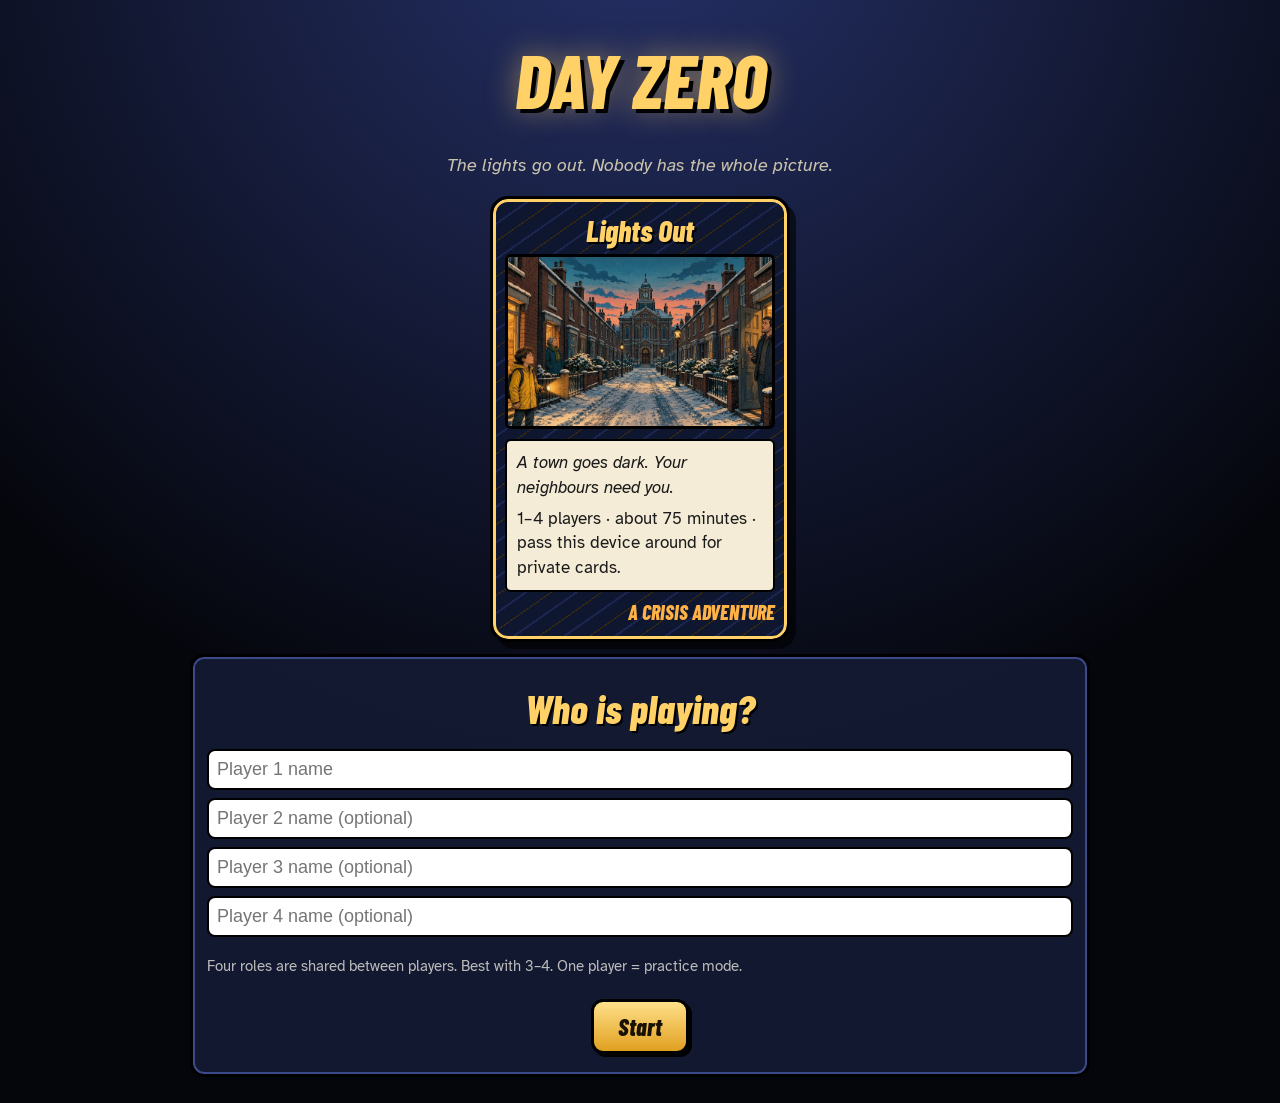
<file: dayzero1.html>
<!DOCTYPE html>
<html lang="en"><head><meta charset="utf-8"><meta name="viewport" content="width=device-width,initial-scale=1">
<title>Day Zero</title>
<link rel="icon" href="favicon.svg" type="image/svg+xml"><link rel="alternate icon" href="favicon.ico">
<link href="https://fonts.googleapis.com/css2?family=Barlow+Condensed:ital,wght@1,800&family=Atkinson+Hyperlegible:ital,wght@0,400;0,700;1,400&family=Caveat:wght@600&display=swap" rel="stylesheet">
<style>
*{box-sizing:border-box}
body{margin:0;color:#eee;font:18px/1.45 'Atkinson Hyperlegible',sans-serif;background:radial-gradient(circle at 50% -10%,#26326a,#05060c 65%);min-height:100vh}
.w{max-width:1100px;margin:auto;padding:14px}
h1,h2,.btn,.ct,.sec{font-family:'Barlow Condensed',Impact,sans-serif;font-style:italic;font-weight:800}
h1{font-size:76px;color:#ffd166;text-align:center;margin:10px 0 0;text-shadow:4px 4px 0 #000,0 0 30px #ffd16688}
h2{font-size:40px;color:#ffd166;margin:8px 0;text-shadow:2px 2px 0 #000;text-align:center}
.sec{font-size:30px;color:#ffd166;border-bottom:3px solid #ffd16655;margin:26px 0 12px;text-shadow:2px 2px 0 #000}
.goal{background:linear-gradient(90deg,#c43d1f,#6a24a8);border:3px solid #000;border-radius:12px;padding:10px 16px;font-size:21px;margin:10px auto;max-width:900px;text-align:center;box-shadow:4px 4px 0 #000}
.btn{background:linear-gradient(#ffe08a,#e0a020);color:#1a1200;border:3px solid #000;border-radius:12px;padding:10px 24px;font-size:24px;cursor:pointer;box-shadow:3px 3px 0 #000;margin:6px}
.btn:disabled{opacity:.35}.btn.b{background:linear-gradient(#d6ddff,#8c99d8)}.btn.sm2{font-size:18px;padding:4px 14px}
.c{text-align:center}.row{display:flex;flex-wrap:wrap;gap:16px;justify-content:center}
.card{width:300px;border-radius:18px;padding:12px;border:3px solid #000;box-shadow:inset 0 0 0 3px var(--r,#ffd166),6px 7px 0 #0009;
background:repeating-linear-gradient(-35deg,#0f1630 0 13px,#1a2550 13px 15px,#0f1630 15px 28px,#3a2c0a 28px 29px)}
.ct{font-size:30px;line-height:1;color:#ffd166;text-align:center;padding:4px 2px 9px;text-shadow:2px 2px 0 #000}
.art{height:175px;border:3px solid #000;border-radius:6px;position:relative;overflow:hidden;display:flex;align-items:center;justify-content:center;font-size:76px;background:linear-gradient(135deg,#ff6b35,#7b2cbf 55%,#10002b)}
.art div{position:absolute;inset:0;background-size:cover;background-position:center}
.sm .art{height:64px;font-size:38px}
.box{background:#f4ecd6;color:#1b1b1b;border:2px solid #000;border-radius:6px;margin-top:10px;padding:10px;font-size:17px}
.fl{font-style:italic;margin-bottom:6px}
.hint{margin-top:8px;font-size:14px;background:#e6d9b3;border-radius:4px;padding:5px 7px}
.tag{text-align:right;font-family:'Barlow Condensed',sans-serif;font-style:italic;font-weight:800;color:#ffb347;font-size:20px;margin-top:6px}
.sk{font-family:Caveat,cursive;font-size:24px;line-height:1.15;background:#fffbe6}
.rel{display:inline-block;font-weight:700;font-size:13px;padding:2px 8px;border-radius:10px;border:2px solid #000;margin-bottom:6px}
.V{background:#2e8b57;color:#fff}.U{background:#ffbf47}.R{background:#aaa;border-style:dashed}
.clk{display:flex;gap:4px;margin-top:6px}.clk i{width:22px;height:22px;border:2px solid #000;border-radius:4px;background:#fff;font-style:normal;text-align:center;font-size:14px}.clk i.on{background:#e4572e}
.pn{background:#141a33ee;border:3px solid #000;border-radius:14px;padding:14px;margin:12px auto;max-width:900px;box-shadow:inset 0 0 0 2px #3a4a8a}
.trk{display:inline-block;background:#1c2448;border:2px solid #000;border-radius:10px;padding:6px 10px;margin:4px;min-width:118px;text-align:center}
.trk b{display:block;font-size:26px;color:#ffd166}.pp{color:#ff7a59;letter-spacing:2px}
.hb{display:inline-block;margin:4px;padding:6px 12px;border-radius:10px;border:2px solid #000;background:#3a3a3a}.hb.on{background:#2fbf71;color:#000}
.lg p{margin:6px 0;padding:7px 10px;background:#0f1430;border-left:6px solid #ffd166;border-radius:4px}
.lg p.ok{border-left-color:#2fbf71}.lg p.no{border-left-color:#e4572e}
.rb{border:3px solid;border-radius:12px;padding:12px 14px;margin:10px auto;background:#10162c;max-width:900px}
.rb h3{margin:0 0 6px;font-family:'Barlow Condensed',sans-serif;font-style:italic;font-size:28px}
.gd td{border-bottom:1px solid #334;padding:7px;vertical-align:top}.gd table{width:100%;border-collapse:collapse}
.opt{display:block;width:100%;text-align:left;font-size:22px}
.opt div{font:16px 'Atkinson Hyperlegible';font-style:normal;margin-top:3px}
select,input{font-size:18px;padding:8px;border-radius:8px;border:2px solid #000;width:100%;margin:4px 0}
.st{font-size:34px;color:#ffd166}.s{font-size:15px;color:#bbb}
</style></head><body><div class="w" id="app"></div>
<script>
const RL={SIG:{n:"Signal",ch:"Theo",c:"#4aa3ff",i:"📻"},QM:{n:"Quartermaster",ch:"Ines",c:"#f0a500",i:"📦"},MED:{n:"Medic",ch:"Pavel",c:"#e07ac0",i:"✚"},LOC:{n:"Local",ch:"Marta",c:"#2fd09c",i:"🏠"}};
const RO=["SIG","QM","MED","LOC"];
const ROLEX={SIG:{who:"Theo, 19, runs a local news channel and owns a radio.",knows:"Radio news, official messages and rumours. Some are true. Some are false.",does:"Check rumours, broadcast messages, call emergency services, run the hall's radio point.",why:"Without you, the group acts on false information. You decide what is true."},
QM:{who:"Ines, 46, runs the community hall.",knows:"What the hall has, how much fuel is left, and what every trip costs.",does:"Drive the van (deliver fuel, fetch food, wood and water), set up the generator.",why:"Almost every plan needs the van, and fuel is very limited. You decide what it's spent on."},
MED:{who:"Pavel, 38, a night-shift nurse.",knows:"Who is sick or at risk, and what is dangerous (like generators indoors).",does:"Treat people, climb to Mr Aldous, care for the most vulnerable.",why:"You protect everyone's Health, and you spot the deadly mistakes before they happen."},
LOC:{who:"Marta, 74, has lived on Mill Lane for 46 years.",knows:"The town: people, routes, history, and who owes whom a favour.",does:"Talk to people (the caretaker, shop owners, the depot) and open doors others can't.",why:"Many solutions start with knowing the right person. You hold the maps."}};
const RES=[["🥫","Supplies","Food, drinking water and batteries for everyone at the hall.","Freezer food (+2).","Sharing with others, batteries for the radio point, water for the tower block.","If Supplies are 1 or less, the cold hurts more."],
["❤️","Health","How well your neighbours are.","The Medic treats people (+1).","Threats that go wrong, cold nights, failed care.","At 0, the game ends badly."],
["🤝","Cohesion","How united your group is.","Comforting people, good decisions, a warm hall.","Fear, failures, bad decisions.","At 0, the game ends: everyone for themselves."],
["🏘️","Trust","How much the wider community trusts the hall.","Helping others, telling the truth.","False messages, refusing help.","Some help needs Trust 3+ (e.g. council water)."],
["⛽","Fuel","Runs the van and the generator. Only the Quartermaster spends it.","Finding the fuel reserve.","Every van trip. The generator needs 1 per act.","At 0: no van trips, and the generator stops."],
["📻","Signal","Theo's radio time. Only the Signal spends it.","—","Checking rumours, broadcasts, emergency calls.","At 0: no more checking or broadcasting."],
["✚","Medkits","Medical supplies. Only the Medic spends them.","—","Treating people.","At 0: no more treatment."],
["🏠","Contacts","Favours Marta can call in. Only the Local spends them.","—","Special requests, like the bus depot.","At 0: no more favours."],
["⏳","Crisis","Time pressure.","—","Rises every round, and when any threat clock fills.","At 10, the final round starts immediately."]];
const EV={1:["Lights Out","Thursday 18:04 · Night","🌑","The lights flicker, then go out. Not just your street — the whole town is dark. Phones still work, for now. Someone knocks on the hall door: “Is anyone organising things here?” You look at each other. It seems you are."],
2:["The First Night","Thursday 23:00 · Night","🕯️","The town is quiet and cold. Across the river, the clinic's lights flicker. Mrs Lindqvist from the supermarket is at the door: “My freezers are full. What do I do?” Behind her, neighbours want to know what the hall has."],
3:["Morning Without Power","Friday 09:00","🚰","A silent town wakes up. No traffic lights, no radios in kitchens. On the hill streets, the taps are sputtering. Three people from the Hillside estate wait at the door with empty bottles."],
4:["Phones Go Quiet","Friday 17:00","📵","One by one, phones show “No Service”. The mobile masts have run out of battery. Car horns across town: a long queue at the petrol station. Someone says a fuel tanker is coming."],
5:["Rumours in the Dark","Saturday 12:00","🗞️","People are tired and scared. A note passes from house to house: “Thieves are breaking into homes on Mill Lane.” Theo looks pale: “Someone says this blackout wasn't an accident.” The forecast: freezing tomorrow night."],
6:["The Coldest Night","Saturday 22:00 · Night","❄️","Frost covers the windows. Your breath turns white indoors. Then the radio crackles: a grid repair crew has reached Kelderwick! But fallen lines block the main roads in the dark. They need help."],
7:["Restoration","Sunday 16:00","💡","The third day fades. The council speaks on the radio: “Power will return in stages. Tell us where it is needed first.” Everyone in the hall turns to look at you. This is the final round."]};
const GOAL={1:"Help Mr Aldous, and start building the Hub (Warmth, Water, Information).",2:"Save the clinic, grab the freezer food, and decide about the hall's stores.",3:"The water is running out. Fill containers before the taps stop, and help the tower block.",4:"Phones are dead. Calm the petrol crowd, find fuel, and decide who gets the clinic bed.",5:"Fight rumours with facts, and prepare for the freezing night.",6:"Keep people warm, and get the repair crew to the substation.",7:"Final round! Finish the Hub, and choose where the power goes first."};
const TH={T2:["Mr Aldous's Oxygen","Tower block",3,"His daughter calls: “Dad's breathing machine is beeping. He's on the 9th floor. Please help.”","Health −2, Cohesion −1"],
T1:["Clinic Generator","Clinic, across the river",3,"The clinic's lights flicker. Their generator is running — but for how long?","Health −2. Mr Aldous can't go to the clinic."],
O1:["Supermarket Freezers","Supermarket, across the river",3,"Mrs Lindqvist's freezers are full of food. Soon it will spoil.","The food spoils."],
T3:["Failing Water","Whole town",3,"The water tower is slowly emptying. Nobody knows exactly when the taps will stop.","Taps stop. Supplies −1. No more filling at the hall."],
T4:["Tower Block Water","Tower block",3,"The upper floors have no water. The pumps need electricity.","Health −1, Trust −1"],
T6:["Petrol Station Crowd","Petrol station",3,"Cars queue down the road. People are angry. Everyone wants fuel.","Trust −2, Cohesion −1"],
O2:["Fuel Reserve","Somewhere in town",3,"Somewhere in Kelderwick there is fuel. Who has it?","The chance is gone."],
T8:["Candle Fire","Marta's street",2,"Smoke from a house on Marta's street. Someone used candles for light.","Health −2, Supplies −1, Cohesion −1"],
T9:["Break-in Rumour","Mill Lane",2,"People are scared. Some talk about guarding their homes at night.","Cohesion −2, Trust −1"],
T7:["Cold Snap","Whole town",0,"Below freezing from tomorrow night. Without Warmth at the hall, people suffer.","Each round without Warmth: Health −1"],
T10:["Grid Crew","Council point → substation",2,"The repair crew is ready, but they can't reach the substation alone.","No power this weekend. Health −1."]};
const HINT={T2:"Clues: 🏠 Local (how to get in) and ✚ Medic (what he needs).",T1:"Clues: 📻 Signal and 🏠 Local (which bridge?), 📦 Quartermaster (cost).",O1:"Clues: 🏠 Local (who to ask) and 📦 Quartermaster (the van).",T3:"Clues: 📦 Quartermaster (how to fill) and 🏠 Local (when it runs out).",T4:"Clues: ✚ Medic, 🏠 Local and 📦 Quartermaster.",T6:"Clues: 📻 Signal (the rumour), 📦 Quartermaster (pumps), 🏠 Local (owner).",O2:"Clues: 🏠 Local (where) and 📦 Quartermaster (how).",T8:"Clues: 📻 Signal (how to call help) and 🏠 Local.",T9:"Clues: 📻 Signal and 🏠 Local. ✚ Medic can help.",T7:"Get Warmth running at the hall before tomorrow night.",T10:"Needs 3 things: a guide (🏠 knows the routes), fuel (📦) and radio (📻)."};
const IC={T2:"🫁",T1:"🏥",O1:"🧊",T3:"💧",T4:"🏢",T6:"⛽",O2:"🛢️",T8:"🔥",T9:"🚨",T7:"🥶",T10:"⚡"};
const IN={1:{SIG:[["V","Radio: the grid operator confirms a major fault. No time for repairs yet."],["R","Social media post: “Power back by midnight! My cousin works at the power station.” (2,000 shares)"],["V","Phones still work, but messages take minutes."]],
QM:[["V","Hall inventory: 3 Fuel · the van · 1 generator in the storeroom (not tested for 2 years) · 20 empty water containers · 1 box of batteries · an old wood stove (no wood)."],["V","Van trips cost Fuel. Delivering fuel also costs the fuel you deliver."]],
MED:[["V","Mr Aldous uses a breathing machine. Its battery lasts about 6 hours."],["V","Generators make carbon monoxide. You can't see or smell it. A generator must NEVER run inside a building."],["V","Home oxygen users usually keep a backup cylinder. Mr Aldous may have one."]],
LOC:[["V","Sketch of the tower block: the lift is crossed out. The back stairs are “LOCKED AT NIGHT”. Note: Mr Osei, caretaker, has the keys.",1],["V","Sketch of the hall from above: a small roofed corner OUTSIDE by the north wall, circled: “good shelter”. The storeroom has no windows.",1],["V","Bram Hollis at the woodyard sells firewood. Grumpy, but fair."],["U","“In the 1998 storm, the taps ran dry after the first day.”"]]},
2:{SIG:[["U","Clinic volunteer: “Our generator has fuel until tomorrow morning.”"],["V","Police: “The EAST Bridge is closed — flooding. Use the West Bridge.”"],["V","Card machines don't work. Cash only."],["R","“The army is bringing free generators tonight!”"]],
QM:[["V","Van to the clinic: West Bridge = 1 Fuel trip + 1 delivered = 2 Fuel. East Bridge = 2 + 1 = 3 Fuel."],["V","Supermarket freezer food = +2 Supplies. Van trip: 2 Fuel."]],
MED:[["V","The clinic has 4 patients on oxygen. If its generator stops, they're in danger."],["V","The clinic could take ONE more patient — only while its power is safe."],["V","A full freezer keeps food frozen about 2 days; half-full, about 1 day."]],
LOC:[["U","Sketch of both bridges: wavy lines over the East Bridge. “Floods every time it rains like this.”",1],["V","Mrs Lindqvist owes Marta a favour — Marta fed her cat for a month."],["V","Mr Osei says three older people live above the 6th floor."]]},
3:{SIG:[["V","Council: “Save water. Drinking and cooking only.”"],["U","Water board: “Supply should continue until Saturday.”"],["R","“The clinic is evacuating!”"]],
QM:[["V","Filling the 20 containers at the kitchen tap takes TWO fill actions."],["V","If the generator is running, it needs 1 Fuel at the start of each act."]],
MED:[["V","Older people on the top floors can't do the stairs. A water point downstairs won't help them — someone must carry water UP."],["V","People need 2–3 litres of drinking water a day."]],
LOC:[["V","Hillside's water tank broke last month. Never repaired."],["V","Mr Osei will run a ground-floor water point if someone brings water."],["V","Mr Osei's daughter works at the water company: “The tower will be empty by Saturday afternoon.”"]]},
4:{SIG:[["V","Phones and internet have stopped. Only radios work."],["V","Emergency calls only through the council radio relay."],["R","“A fuel tanker is coming to the petrol station tonight!”"]],
QM:[["V","Petrol pumps need electricity. Without power, they CANNOT work."],["V","At a fuel store, the van can fill up and pay for the trip from what it collects."]],
MED:[["V","The clinic has one bed left. Mr Aldous needs oxygen. Mrs Petrova, 88, lives alone in a freezing house."],["V","Candles cause many house fires. Torches are safer."]],
LOC:[["V","Mr Haddad owns the petrol station. He'll put up a sign — but only if you can tell him the truth."],["V","Ruth Adeyemi runs the bus depot. Big diesel tank. She owes the hall a favour."],["V","Mrs Petrova on Marta's street has no heating. She lights candles every evening."]]},
5:{SIG:[["R","Note: “Thieves are breaking into homes on Mill Lane. Guard your doors.”"],["U","Radio contact: “The blackout was sabotage. Someone at the grid company told me.”"],["V","Weather service: below freezing tomorrow night."]],
QM:[["V","The generator needs 1 Fuel tomorrow night. The wood stove needs none once it has wood."]],
MED:[["V","Most at risk from cold: Mrs Petrova, Mr Aldous, two babies in the tower block."],["V","One shared warm room is safer than people alone in cold houses."]],
LOC:[["V","Marta asked around: Mrs Grant heard her grandson's video game and thought it was a break-in."],["V","Bram Hollis has plenty of wood if the hall asks."]]},
6:{SIG:[["V","Crew on channel 4: “We need a guide, 1 Fuel at the substation, and someone on the radio.”"],["V","Tonight: minus 6 degrees."],["R","“Power back for everyone at midnight!”"]],
QM:[["V","Taking 1 Fuel to the substation: van trip 1 + 1 delivered = 2 Fuel."]],
MED:[["V","Danger signs of cold: strong shivering, confusion, slow speech, sleepiness."],["V","Stay warm: layers, hats, blankets, food, warm drinks, one room."]],
LOC:[["V","Sketch: the old mill path, down through Hillside and over a wooden footbridge. “Safe, even at night.”",1],["V","In daylight the crew could use the West Bridge. The East is still under water."]]},
7:{SIG:[["V","Council: power returns in stages. They ask where it's needed first."],["V","Photo from a crew member: the substation lock was opened, not forced. Someone used a key.",1]],
QM:[["V","Final check: make sure Warmth, Water and Information are running."]],
MED:[["V","Tower block: babies and older people on the top floors. Power there means water and the lift."]],
LOC:[["V","Marta counted: 120 people in the tower block, 40 on the clinic street, 60 at the hall."]]}};
let S=null;
const sv=()=>localStorage.setItem("dz2",JSON.stringify(S));
const tr=(k,n)=>{S.t[k]=Math.max(0,Math.min(6,S.t[k]+n))};
const act=id=>{const x=S.th[id];return !!x&&!x.res&&!x.fail};
const esc=s=>String(s).replace(/[<>&"]/g,c=>({"<":"&lt;",">":"&gt;","&":"&amp;",'"':"&quot;"}[c]));
const T=[];const TI={};
function K(id,who,step,label,av,run,o={}){const t=Object.assign({id,who,step,label,av,run},o);t.ix=T.length;T.push(t);TI[id]=t}
const inv=(id,l,av,txt,f)=>K(id,"SIG",2,"Investigate: "+l,()=>av()&&!S.f[id],()=>{S.f[id]=1;if(f)S.f[f]=1;return "🔎 "+txt},{cost:{signal:1}});
inv("iMid","the “power back by midnight” post",()=>S.round<=3,"No official source. The account was created today. Probably false.");
inv("iArm","the “army generators” rumour",()=>S.round>=2&&S.round<=3,"Nobody official said this. False.");
inv("iEva","“the clinic is evacuating”",()=>S.round>=3&&S.round<=4,"False. The clinic is staying open.");
inv("iWat","the water board's estimate",()=>S.round>=3&&S.round<=5,"The message is from Thursday. They don't really know.");
inv("iTan","the fuel tanker rumour",()=>act("T6"),"No tanker is planned. Someone misread an old post.","tank");
inv("iBrk","the thieves note",()=>act("T9"),"Mrs Grant heard a video game. Nothing was stolen.","brk");
inv("iSab","the sabotage claim",()=>S.round>=5,"A friend of a friend “heard it at work”. No evidence.");
K("gTest","ANY",2,"Test the old generator",()=>!S.f.gTest,()=>{S.f.gTest=1;return "🔧 It works. It needs 1 Fuel to start, and 1 Fuel at the start of each new act."});
[["N","outside, in the sheltered corner by the north wall"],["S","outside, in the open south yard"],["ST","in the storeroom"],["MH","in the main hall"]].forEach(([k,w])=>
K("g"+k,"QM",2,"Set up the generator "+w,()=>S.f.gTest&&!S.hub.warmth,()=>{S.f.gFuel=1;S.hub.warmth=true;S.wt="gen";S.f.gPos=k;
if(k==="N")return "🔥 The generator hums outside, sheltered. Warmth: RUNNING.";if(k==="S")return "🔥 The generator runs in the open yard. Warmth: RUNNING… for now.";
S.f.e5=S.round+1;return "🔥 The generator runs "+w+". It gets warm. Warmth: RUNNING."},{sh:()=>!S.hub.warmth,cost:()=>S.f.gFuel?{}:{fuel:1},no:"Nobody has tested the generator yet."}));
K("wood","LOC",2,"Ask Bram Hollis for firewood",()=>!S.f.wood&&!S.hub.warmth,()=>{S.f.wood=1;return "🪵 Bram grumbles: “Fine. Send your van.”"});
K("woodV","QM",3,"Fetch firewood by van",()=>S.f.wood&&!S.hub.warmth,()=>{S.hub.warmth=true;S.wt="stove";return "🔥 The old stove crackles to life. Warmth: RUNNING."},{cost:{fuel:1},sh:()=>!S.hub.warmth,no:"Bram hasn't agreed yet."});
K("fill","ANY",2,"Fill water containers at the kitchen tap",()=>!S.hub.water&&!S.f.dry,()=>{S.f.fill=(S.f.fill||0)+1;if(S.f.fill>=2){S.hub.water=true;return "💧 All 20 containers are full. Water: RUNNING."}return "💧 Half full. One more fill needed."},{no:"The taps are dry."});
K("cw","LOC",2,"Ask the council officer for water",()=>S.f.dry&&!S.hub.water&&!S.f.cw,()=>{if(S.t.trust>=3){S.f.cw=1;return "🏛️ The officer agrees. Send the van."}return "🏛️ “We don't know you.” (Needs Trust 3+.)"});
K("cwV","QM",3,"Collect council water by van",()=>S.f.cw&&!S.hub.water,()=>{S.hub.water=true;return "💧 Water: RUNNING."},{cost:{fuel:2},sh:()=>S.f.dry&&!S.hub.water,no:"The council hasn't agreed."});
K("info","SIG",2,"Set up the hall's radio point and noticeboard",()=>!S.hub.info,()=>{S.hub.info=true;return "📻 Information: RUNNING."},{cost:{signal:1,supplies:1}});
K("osei","LOC",2,"Ask Mr Osei to unlock the tower block stairs",()=>act("T2")&&!S.f.acc,()=>{S.f.acc=1;S.r.osei=1;return "🔑 Mr Osei unlocks the back stairs and leaves the door open."});
K("aldT","MED",3,"Climb to Mr Aldous and help him",()=>act("T2")&&!S.f.stab,()=>{if(!S.f.acc)return "🚪 The back door is locked. Pavel can't get in.";S.f.stab=1;S.th.T2.clock=0;S.f.pT2=Math.max(3,S.round+1);return "🫁 Pavel finds the backup cylinder. Mr Aldous is stable — for now."});
K("aldW","MED",2,"Travel with Mr Aldous to the clinic",()=>act("T2")&&S.dec.DL3==="aldous",()=>{S.r.withA=1;return "🧳 Pavel gets ready to travel."});
K("aldV","QM",3,"Drive Mr Aldous to the clinic",()=>act("T2")&&S.r.withA&&S.th.T1.res,()=>{S.th.T2.res=true;return "✅ Mr Aldous reaches the clinic safely."},{cost:{fuel:2},sh:()=>act("T2")&&S.dec.DL3==="aldous",no:"He needs the Medic with him, and the clinic needs power."});
K("aldC","MED",3,"Climb to Mr Aldous with a medkit",()=>S.f.care&&S.round===6&&!S.f.cared,()=>{S.f.cared=1;return "🩺 Mr Aldous is safe tonight."},{cost:{medkits:1}});
K("fW","QM",3,"Deliver fuel to the clinic via the WEST Bridge",()=>act("T1"),()=>{S.th.T1.res=true;return "✅ The clinic generator is refuelled."},{cost:{fuel:2}});
K("fE","QM",3,"Deliver fuel to the clinic via the EAST Bridge",()=>act("T1"),()=>{S.a.fuel++;return "🌊 The East Bridge is flooded! The van turns back."},{cost:{fuel:3}});
K("lind","LOC",2,"Talk to Mrs Lindqvist about her freezer food",()=>act("O1")&&!S.f.lind,()=>{S.f.lind=1;return "🛒 “For Marta, anything. Send your van.”"});
K("frz","QM",3,"Collect the freezer food by van",()=>act("O1")&&S.f.lind,()=>{tr("supplies",2);S.th.O1.res=true;return "✅ Supplies +2."},{cost:{fuel:2},sh:()=>act("O1"),no:"Mrs Lindqvist hasn't agreed yet."});
K("t4w","ANY",2,"Carry water to the tower block",()=>act("T4")&&!S.f.t4w,()=>{S.f.t4w=1;return "💧 Water delivered to the entrance."},{cost:{supplies:1}});
K("t4p","LOC",2,"Ask Mr Osei to run a ground-floor water point",()=>act("T4")&&!S.f.t4p,()=>{S.f.t4p=1;return "🚰 Mr Osei sets up a table."});
K("t4u","ANY",2,"Carry water up to the top floors",()=>act("T4")&&!S.f.t4u,()=>{S.f.t4u=1;return "🧗 You climb with water for the older residents."});
K("bA","SIG",2,"Broadcast: “A tanker is coming tonight.”",()=>act("T6"),()=>{S.th.T6.clock++;tr("trust",-1);return "📢 The crowd waits for nothing. Clock +1, Trust −1."},{cost:{signal:1}});
K("bB","SIG",2,"Broadcast: “No tanker is coming, and the pumps can't work without power.”",()=>act("T6"),()=>{S.th.T6.res=true;return "✅ The crowd slowly leaves."},{cost:{signal:1}});
K("bC","SIG",2,"Broadcast: “A tanker comes tomorrow, but the pumps can't work.”",()=>act("T6"),()=>{S.r.t6=1;return "📢 Half right. Some stay. (Clock paused.)"},{cost:{signal:1}});
K("had","LOC",2,"Talk to Mr Haddad at the petrol station",()=>act("T6"),()=>{if(S.f.tank){S.th.T6.res=true;return "✅ Mr Haddad puts up a clear sign. The queue melts away."}return "⛽ “Is a tanker coming or not?” You don't know. No sign."});
K("dep","LOC",2,"Ask Ruth at the bus depot for diesel",()=>act("O2")&&!S.f.dep,()=>{S.f.dep=1;return "⛽ “Bring your van.”"},{cost:{contacts:1}});
K("depV","QM",3,"Fill up the van at the bus depot",()=>act("O2")&&S.f.dep,()=>{S.a.fuel+=2;S.th.O2.res=true;return "✅ Fuel +2 (after the trip)."},{sh:()=>act("O2"),no:"Ruth hasn't agreed yet."});
K("fR","SIG",2,"Call the fire service via the council radio relay",()=>act("T8")&&!S.f.fR,()=>{S.f.fR=1;S.r.fire=1;return "📻 The fire service is coming."},{cost:{signal:1}});
K("fH","ANY",2,"Help neighbours get out (never fight the fire)",()=>act("T8")&&!S.f.fH,()=>{S.f.fH=1;S.r.fire=1;return "🏃 You help people outside."});
K("bT","SIG",2,"Broadcast the truth about the thieves note",()=>act("T9"),()=>{if(S.f.brk){S.th.T9.res=true;return "✅ “It was a video game.” Relief and laughter."}tr("trust",-1);return "📢 You don't know the truth yet. Confusion. Trust −1."},{cost:{signal:1}});
K("wat","ANY",2,"Organise a night watch",()=>act("T9")&&!S.f.wat,()=>{S.f.wat=1;return "🔦 Volunteers will watch the street."});
K("wel","LOC",2,"Organise welfare visits to neighbours",()=>act("T9")&&!S.f.wel,()=>{S.f.wel=1;return "🚪 Marta organises visits."});
K("welM","MED",2,"Join welfare visits to vulnerable neighbours",()=>act("T9")&&!S.f.welM,()=>{S.f.welM=1;return "🩺 Pavel joins the visits."});
K("gM","ANY",2,"Guide the crew by the old mill path",()=>act("T10")&&!S.f.e2&&(S.round===7||S.dec.DL5==="tonight"),()=>{S.f.guide=1;return "🧭 Over the old mill footbridge."},{sh:()=>act("T10"),no:"The path is closed to you (decision or barrier)."});
K("gW","ANY",2,"Guide the crew over the West Bridge",()=>act("T10")&&S.round===7,()=>{S.f.guide=1;return "🧭 Over the West Bridge in daylight."},{sh:()=>act("T10"),no:"Main roads are too dangerous in the dark."});
K("gE","ANY",2,"Guide the crew over the East Bridge",()=>act("T10")&&S.round===7,()=>"🌊 Still flooded. The crew turns back.",{sh:()=>act("T10"),no:"Main roads are too dangerous in the dark."});
K("cF","QM",3,"Take 1 Fuel to the substation",()=>act("T10")&&!S.f.cF,()=>{S.f.cF=1;return "⛽ Fuel delivered."},{cost:{fuel:2}});
K("cR","SIG",2,"Coordinate the crew by radio",()=>act("T10")&&!S.f.cR,()=>{S.f.cR=1;return "📻 Theo talks them through."},{cost:{signal:1}});
K("calm","ANY",2,"Calm the crowd at the substation",()=>act("T10")&&S.f.e6&&!S.f.calm,()=>{S.f.calm=1;return "🤝 The crowd calms."},{sh:()=>act("T10")&&S.f.e6});
K("trt","MED",3,"Treat sick neighbours at the hall",()=>S.t.health<6,()=>{tr("health",1);return "🩹 Health +1."},{cost:{medkits:1}});
K("cmf","ANY",2,"Comfort scared neighbours at the hall",()=>!S.r.cmf,()=>{S.r.cmf=1;tr("cohesion",1);return "🤗 Cohesion +1."},{no:"Someone is already doing this."});
const cost=t=>typeof t.cost==="function"?t.cost():(t.cost||{});
const CN={fuel:"Fuel",signal:"Signal",supplies:"Supplies",medkits:"Medkit",contacts:"Contact"};
const ctx=c=>{const k=Object.keys(c);return k.length?" ("+k.map(x=>c[x]+" "+CN[x]).join(", ")+")":""};
const have=c=>Object.keys(c).every(k=>(k==="supplies"?S.t.supplies:S.a[k])>=c[k]);
const pay=c=>{for(const k in c)k==="supplies"?tr("supplies",-c[k]):S.a[k]-=c[k]};
const GRP={"🏠 Build the Hub":["gTest","gN","gS","gST","gMH","wood","woodV","fill","cw","cwV","info"],"🫁 Mr Aldous":["osei","aldT","aldW","aldV","aldC"],"🏥 Clinic":["fW","fE"],"🧊 Freezer food":["lind","frz"],"🏢 Tower block water":["t4w","t4p","t4u"],"⛽ Petrol crowd":["iTan","bA","bB","bC","had"],"🛢️ Fuel reserve":["dep","depV"],"🔥 Candle fire":["fR","fH"],"🚨 Break-in rumour":["iBrk","bT","wat","wel","welM"],"⚡ Grid crew":["gM","gW","gE","cF","cR","calm"],"🔎 Check rumours":["iMid","iArm","iEva","iWat","iSab"],"❤️ Look after people":["trt","cmf"]};
const DL={DL1:["QM","Open the Stores?","🥫","Neighbours at the door: “The hall has food. Will you share it now?” Some are scared. Some are angry.",[["open","Open to the street","Supplies −1, Cohesion +1, Trust +1",()=>{tr("supplies",-1);tr("cohesion",1);tr("trust",1);S.f.e3=1},"People still talk about the night the hall opened its doors.","A crowd may come to the hall (calmer if Information is running)."],["keep","Keep for the Hub","No change",()=>{S.f.e4=1},"The Hub had enough. Not everyone understood why.","Some people may say the hall is hoarding."]]],
DL2:[0,"Hillside Water","🚱","Hillside residents with empty bottles: “Our tank is broken. Our children need water. Can you share?”",[["share","Share our water","Supplies −1, Trust +2",()=>{tr("supplies",-1);tr("trust",2);S.f.e1=1},"Hillside still talks about the water you shared.","Hillside may return the favour."],["cont","Give containers only","Trust +1",()=>tr("trust",1),"You gave Hillside a way to help themselves.","Nothing special."],["ref","Refuse","No change",()=>{S.f.e2s=1},"Hillside remembers the door that stayed closed.","Hillside may not forget this."]]],
DL3:["MED","One Bed","🛏️","The clinic radios: “One bed left. Who gets it?” Mr Aldous needs oxygen. Mrs Petrova is 88, alone and freezing.",[["aldous","Mr Aldous","Mrs Petrova moves to the hall",()=>{S.f.petH=1},"Mr Aldous's daughter flew home on Monday. She brought Pavel a card.","Drive him to the clinic (Medic travels + Quartermaster drives). Mrs Petrova needs Warmth at the hall tomorrow night."],["petrova","Mrs Petrova","The clinic collects her",()=>{S.th.T2.res=true;S.f.care=1},"Mrs Petrova slept warm at the clinic. Pavel climbed nine floors twice more.","On the coldest night, the Medic must climb to Mr Aldous with a medkit."]]],
DL3A:["MED","The Clinic Is Closed","🏥","The clinic's generator stopped. Its patients were moved away. Pavel can't be in two places.",[["visit","Visit people at home","No cost now",()=>{if(S.th.T2)S.th.T2.res=true;S.f.mL=1},"Pavel walked every street of Mill Lane that weekend.","The Medic has 1 action fewer in the next two rounds."],["hall","Bring everyone to the hall","Fuel −1, Supplies −1",()=>{if(S.th.T2)S.th.T2.res=true;S.a.fuel=Math.max(0,S.a.fuel-1);tr("supplies",-1);S.f.hC=1},"The hall became a small hospital.","The hall needs Warmth tomorrow night."]]],
DL4:[0,"The Sabotage Claim","📡","Theo's contact says the blackout was sabotage. Theo: “People deserve to know!” Nobody can prove it.",[["claim","Broadcast the claim","Cohesion −1",()=>{tr("cohesion",-1);S.f.e6s=1},"The sabotage story spread faster than the facts.","Unproven claims can cause trouble later."],["known","Broadcast only what we know","Cohesion +1",()=>tr("cohesion",1),"Mill Lane trusted the hall's radio. It never said more than it knew.","Nothing special."],["sil","Stay silent","No change",()=>{},"You kept quiet. Some wondered what you knew.","Nothing special."]]],
DL5:["LOC","The Old Mill Path","🌉","The crew could go tonight by the old mill path through Hillside, or wait for daylight and a bridge. Waiting means another freezing night.",[["tonight","Go tonight","The crew can be guided this round",()=>{},"The crew still tells the story of the night neighbours led them over the footbridge.","Power could come back a night early."],["wait","Wait for daylight","The crew waits",()=>{},"You chose the safe way. The town waited one more cold night.","The crew can only be guided in the final round."]]],
DL6:[0,"Who Gets Power First?","⚡","The council asks where power goes first.",[["tower","The tower block","—",()=>{tr("health",1);tr("trust",1)},"When the lift started, the 9th floor cheered.","If the crew fixes the substation: Health +1, Trust +1."],["clinic","The clinic street","—",()=>{S.th.T1.fail?tr("health",2):tr("cohesion",1)},"The clinic lit up first, like the town's heart starting again.","If the crew fixes the substation: Health +2 if the clinic closed, otherwise Cohesion +1."],["hallp","Our hall","—",()=>{S.f.hb=1},"The hall lit up first. Some said that was fair.","If the crew fixes the substation: one missing Hub system counts as running."]]]};
const TEACH1="<b>Each round:</b> Event → private cards → plan together → secret orders → results.<br>Your cards are private. Read words aloud if you like, but <b>DESCRIBE ONLY</b> cards must be explained in your own words.<br>This round each role chooses <b>1 action</b>.<br>Threats have clocks. If a clock fills, something bad happens.";
const TEACH2="From now on each role chooses <b>2 actions</b>.<br>Some actions need another role to act first or in the same round. Plan together!<br><b>Decisions</b> have no right answer. Read <b>Now</b> and <b>Later</b> before choosing.";
const FOOL=[["“Power back by midnight” (R1)","False."],["“Army generators” (R2)","False."],["Marta: “The East Bridge floods” (R2)","True this time."],["Clinic: “Fuel until morning” (R2)","True."],["Water board: “until Saturday” (R3)","Roughly right, but the message was old."],["“The clinic is evacuating” (R3)","False."],["“A fuel tanker is coming” (R4)","False."],["“Thieves on Mill Lane” (R5)","False: a video game."],["“It was sabotage” (R5)","Unknown. Nobody could prove it."]];
const NOTES=[["Real","Many water systems need electric pumps. In tall buildings, upper floors often lose water first."],["Real","Mobile masts often have backup batteries that may last only a few hours."],["Real","Card machines and cash machines usually need power. Some cash at home helps."],["Real","Most petrol pumps need electricity."],["Real","Generators make carbon monoxide, which you can't see or smell. Never use one indoors or in a garage."],["Real","Candles cause many house fires. Battery torches are safer. In a fire: get out, stay out, call for help."],["Real","A full freezer keeps food frozen about 48 hours (half-full, about 24)."],["Real","Many agencies suggest households can manage alone for at least 72 hours."],["Real","A battery or wind-up radio keeps you informed when phones fail."],["Invented","Kelderwick, Mill Lane, all characters and the substation mystery."]];
const NM={supplies:"🥫 Supplies",health:"❤️ Health",cohesion:"🤝 Cohesion",trust:"🏘️ Trust",fuel:"⛽ Fuel",signal:"📻 Signal",medkits:"✚ Medkits",contacts:"🏠 Contacts"};
const HN={warmth:"🔥 Warmth",water:"💧 Water",info:"📻 Information"};
const snap=()=>JSON.parse(JSON.stringify({t:S.t,a:S.a,hub:S.hub}));
function dif(p){if(!p)return "";const o=[];for(const k in S.t)if(p.t[k]!==S.t[k])o.push(NM[k]+": "+p.t[k]+" → <b>"+S.t[k]+"</b>");for(const k in S.a)if(p.a[k]!==S.a[k])o.push(NM[k]+": "+p.a[k]+" → <b>"+S.a[k]+"</b>");for(const k in S.hub)if(p.hub[k]!==S.hub[k])o.push(HN[k]+": <b>"+(S.hub[k]?"RUNNING ✅":"STOPPED ❌")+"</b>");return `<div class="sec">📊 What changed</div><div class="pn lg">${o.length?o.map(x=>"<p>"+x+"</p>").join(""):"<p>Nothing changed.</p>"}</div>`}
function art(k,ic){return `<div class="art">${ic}<div style="background-image:url(art/${k}.jpg)"></div></div>`}
function card(o){return `<div class="card ${o.sm?"sm":""}" style="--r:${o.c||"#ffd166"}"><div class="ct">${o.t}</div>${art(o.a,o.i)}<div class="box">${o.f?`<div class="fl">${o.f}</div>`:""}${o.b||""}${o.h?`<div class="hint">💡 ${o.h}</div>`:""}</div><div class="tag">${o.g||""}</div></div>`}
function thC(id){const d=TH[id],x=S.th[id];let cl="";if(d[2]){cl='<div class="clk">';for(let i=0;i<d[2];i++)cl+=id==="T3"?"<i>?</i>":`<i class="${i<x.clock?"on":""}"></i>`;cl+="</div>"}
return card({t:d[0],a:id.toLowerCase(),i:IC[id],f:d[3],b:`<b>If the clock fills:</b> ${d[4]}${cl}`,h:HINT[id],g:(id[0]==="O"?"OPPORTUNITY":id==="T7"?"WARNING":"THREAT")+" · "+d[1],c:"#e4572e"})}
function guideH(){return `<div class="pn gd"><table>${RES.map(r=>`<tr><td style="font-size:30px">${r[0]}</td><td><b>${r[1]}</b>: ${r[2]}<br>➕ <i>Get more:</i> ${r[3]}<br>➖ <i>Spent on:</i> ${r[4]}<br>⚠️ ${r[5]}</td></tr>`).join("")}</table><p><b>🏠 The Hub = your Mission.</b> Get 🔥 Warmth, 💧 Water and 📻 Information running at the hall by the end of Round 7.</p></div>`}
function board(){const t=S.t,a=S.a,tk=(n,k,i)=>`<div class="trk">${i} ${n}<b>${t[k]}</b><div class="pp">${"●".repeat(t[k])}${"○".repeat(6-t[k])}</div></div>`;
return `<div class="pn c">${tk("Supplies","supplies","🥫")}${tk("Health","health","❤️")}${tk("Cohesion","cohesion","🤝")}${tk("Trust","trust","🏘️")}
<div style="margin:6px 0">⛽ Fuel <b>${a.fuel}</b> · 📻 Signal <b>${a.signal}</b> · ✚ Medkits <b>${a.medkits}</b> · 🏠 Contacts <b>${a.contacts}</b> · ⏳ Crisis <b>${S.crisis}/10</b></div>
<div>MISSION: <span class="hb ${S.hub.warmth?"on":""}">🔥 Warmth</span><span class="hb ${S.hub.water?"on":""}">💧 Water</span><span class="hb ${S.hub.info?"on":""}">📻 Information</span></div>
<div class="s">Round ${S.round}/7 · Coordinator: <b>${esc(S.pl[S.co].n)}</b></div><button class="btn b sm2" onclick="S.g=!S.g;R()">${S.g?"Hide help":"❓ What do these mean?"}</button></div>${S.g?guideH():""}`}
function add(id){S.th[id]={clock:id==="T1"?1:0};S.nw.push(id)}
function start(names){S={pl:names.map(n=>({n,r:[]})),round:1,co:0,t:{supplies:names.length<=2?5:4,health:5,cohesion:4,trust:3},a:{fuel:3,signal:3,medkits:2,contacts:3},hub:{warmth:false,water:false,info:false},wt:null,f:{},th:{},dec:{},codas:[],crisis:0,ph:"team",nw:[],r:{},br:[],log:[],ord:{},pi:0,show:false,esc:[]};
RO.forEach((r,i)=>S.pl[i%names.length].r.push(r));sv();R()}
function chk(){if(S.t.health<=0)S.broke="h";else if(S.t.cohesion<=0)S.broke="c";if(S.broke)S.ph="end"}
function startRound(){const r=S.round;S.r={};S.nw=[];S.br=[];S.ord={};S.co=(r-1)%S.pl.length;S.dc=null;
const B=(t,x,w)=>S.br.push({t,x,w});
if(S.f.e5===r){tr("health",-2);S.hub.warmth=false;B("Headaches at the Hall","People feel dizzy and sick. The generator was running indoors: carbon monoxide. Health −2. The generator is off until someone sets it up outside.","Because the generator was set up indoors.")}
if((r===3||r===6)&&S.hub.warmth&&S.wt==="gen"){if(S.a.fuel>0){S.a.fuel--;B("Generator","The generator uses 1 Fuel to keep running.")}else{S.hub.warmth=false;S.f.gFuel=0;B("Generator","No fuel left. The generator stops.")}}
if(r===1)add("T2");
if(r===2){add("T1");add("O1")}
if(r===3){add("T3");if(S.pl.length>2)add("T4")}
if(r===4){if(!S.hub.info)add("T8");if(S.f.e3){if(S.hub.info){tr("trust",1);B("The Line at the Hall","An organised queue forms thanks to your noticeboard. Trust +1.","Because you opened the stores.")}else{tr("supplies",-1);B("The Line at the Hall","A crowd pushes and argues at the door. Supplies −1.","Because you opened the stores.")}}add("T6");add("O2")}
if(r===5){if(S.f.e4){tr("trust",-1);B("Whispers about the Hall","People say the hall is hoarding food. Trust −1.","Because you kept the stores closed.")}if(S.pl.length>2)add("T9");add("T7")}
if(r===6){if(S.f.e1){if(S.hub.warmth)tr("supplies",1);else S.f.wood=1;B("Neighbours Return the Favour","A cart from Hillside, piled with firewood. "+(S.hub.warmth?"Supplies +1.":"The Quartermaster just needs to fetch it by van."),"Because you shared your water.")}
if(S.f.e2s){S.f.e2=1;tr("trust",-1);B("The Neighbours Remember","A barrier blocks the road into Hillside. The old mill path is closed to you. Trust −1.","Because you refused to share water.")}
if(S.f.e6s){S.f.e6=1;tr("trust",-1);B("A Crowd at the Substation","Angry people gather at the substation. Someone must calm them. Trust −1.","Because you broadcast an unproven claim.")}
if(S.f.wat){tr("trust",-1);tr("cohesion",-1);B("Suspicion on Mill Lane","The night watch stopped a frightened teenager walking home. Trust −1, Cohesion −1.","Because you organised a watch over a false rumour.")}
add("T10")}
if(r===7&&S.f.pw===6)B("Early Restoration","Across town, a streetlight flickers on. Power is coming back a night early!");
let d=null;if(r===2)d="DL1";if(r===3)d="DL2";
if(r===4){if(S.th.T1.fail)d="DL3A";else if(act("T2"))d="DL3";else{S.codas.push("Mrs Petrova got the last clinic bed.");B("The Clinic Bed","Mrs Petrova gets the last clinic bed.")}}
if(r===5)d="DL4";
if(r===6){if(S.f.e2){S.dec.DL5="wait";S.codas.push("The Hillside barrier blocked the old mill path.")}else d="DL5"}
if(r===7)d="DL6";
S.dl=d;S.ph="brief";chk();sv();R()}
function choose(id){const o=DL[S.dl][4].find(x=>x[0]===id);if(id==="share"&&S.t.supplies<1){alert("Not enough Supplies.");return}
S.dec[S.dl]=id;S.dc=id;
if(S.dl==="DL6"){S.d6=id;if(S.f.pw===6){o[3]();S.f.d6=1}}else{o[3]();S.codas.push(o[4])}
chk();sv();R()}
function nA(r){let n=S.round===1?1:2;if(r==="MED"&&S.f.mL&&(S.round===5||S.round===6))n--;return n}
function opts(r){return T.filter(t=>(t.who===r||t.who==="ANY")&&(t.sh?t.sh():t.av()))}
function lock(){S.pl[S.pi].r.forEach(r=>{S.ord[r]=[];for(let i=0;i<nA(r);i++){const v=document.getElementById("o_"+r+"_"+i).value;if(v)S.ord[r].push(v)}});next()}
function next(){S.show=false;S.pi++;if(S.pi>=S.pl.length){S.pi=0;if(S.ph==="intel")S.ph="council";else if(S.ph==="ord"){resolve();return}}sv();R()}
function resolve(){S.pre=snap();S.log=[];const L=[];RO.forEach(r=>(S.ord[r]||[]).forEach(id=>L.push({r,id})));
S.rev=L.map(o=>RL[o.r].i+" "+RL[o.r].ch+": "+TI[o.id].label);
L.sort((a,b)=>TI[a.id].step-TI[b.id].step||TI[a.id].ix-TI[b.id].ix);
L.forEach(o=>{const t=TI[o.id],w="<b>"+RL[o.r].ch+"</b>: "+t.label+"<br>";
if(!t.av()){S.log.push(w+"✖ "+(t.no||"Not possible right now."));return}
const c=cost(t);if(!have(c)){S.log.push(w+"✖ Not enough resources"+ctx(c)+".");return}
pay(c);S.log.push(w+t.run())});
if(act("T4")&&S.f.t4w&&S.f.t4p&&S.f.t4u){S.th.T4.res=true;S.log.push("✅ Tower Block Water: SOLVED.")}else if(act("T4")&&S.f.t4w&&S.f.t4p){S.r.t4=1;S.log.push("◐ Tower Block Water: partly solved. The top floors still need water carried up. (Clock paused.)")}
if(act("T8")&&S.f.fR&&S.f.fH){S.th.T8.res=true;S.log.push("✅ Candle Fire: SOLVED. Everyone got out.")}else if(act("T8")&&S.r.fire)S.log.push("◐ Candle Fire: half done. Clock paused this round.");
if(act("T9")&&S.f.wel&&S.f.welM){S.th.T9.res=true;S.log.push("✅ Break-in Rumour: SOLVED. The visits calm the street.")}
if(act("T10")&&S.f.guide&&S.f.cF&&S.f.cR&&(!S.f.e6||S.f.calm)){S.th.T10.res=true;S.f.pw=S.round;S.log.push("✅ Grid Crew: SOLVED! The crew reaches the substation."+(S.round===6?" Power returns a night early!":""))}
if(act("T2")&&S.r.osei&&!S.f.stab)S.log.push("◐ Someone keeps Mr Aldous calm. (Clock paused this round.)");
if(!L.length)S.log.push("No actions were taken.");
S.ph="res";chk();sv();R()}
function escal(){S.pre=snap();const r=S.round,E=[];S.crisis++;
const FX={T2:()=>{tr("health",-2);tr("cohesion",-1)},T1:()=>{tr("health",-2);if(act("T2")){S.th.T2.clock++;if(S.th.T2.clock>=3)fail("T2")}},T3:()=>{tr("supplies",-1);S.f.dry=1},T4:()=>{tr("health",-1);tr("trust",-1)},T6:()=>{tr("trust",-2);tr("cohesion",-1)},T8:()=>{tr("health",-2);tr("supplies",-1);tr("cohesion",-1)},T9:()=>{tr("cohesion",-2);tr("trust",-1)},T10:()=>{tr("health",-1)}};
function fail(id){S.th[id].fail=true;if(id[0]!=="O")S.crisis++;E.push("✖ ⏰ "+TH[id][0]+": clock full! "+TH[id][4]);if(FX[id])FX[id]()}
const tk=(id,skip)=>{if(!act(id)||skip||!TH[id][2])return;S.th[id].clock++;if(S.th[id].clock>=TH[id][2])fail(id);else if(id!=="T3")E.push("⏳ "+TH[id][0]+": clock "+S.th[id].clock+"/"+TH[id][2])};
tk("T2",r<(S.f.pT2||0)||(S.r.osei&&!S.f.stab));tk("T1");tk("O1");
if(act("T3")){tk("T3");if(act("T3"))E.push("💧 The water tower level drops…")}
tk("T4",S.r.t4);tk("T6",S.r.t6);tk("O2");tk("T8",S.r.fire);tk("T9");tk("T10");
if(S.hub.warmth&&S.wt==="gen"&&S.f.gPos==="S"){S.hub.warmth=false;E.push("✖ 🌧️ Rain soaks the generator in the open yard. It stops. (Set it up again somewhere sheltered, no fuel cost.)")}
if(r===2&&S.hub.warmth){tr("cohesion",1);E.push("✅ 🔥 The hall is warm. People relax. Cohesion +1.")}
if(r>=6&&!(r===7&&S.f.pw===6)&&!S.hub.warmth){const d=S.t.supplies<=1?2:1;tr("health",-d);E.push("✖ 🥶 Bitter cold and no Warmth at the hall. Health −"+d+".")}
if(r===6){if(S.f.petH&&!S.hub.warmth){tr("health",-1);E.push("✖ 🥶 Mrs Petrova shivers in the cold hall. Health −1.")}if(S.f.hC&&!S.hub.warmth){tr("health",-2);E.push("✖ 🥶 The patients at the hall are freezing. Health −2.")}if(S.f.care&&!S.f.cared){tr("health",-2);E.push("✖ 🫁 Nobody climbed to Mr Aldous tonight. Health −2.")}}
if(r===7&&S.f.pw===7&&S.d6&&!S.f.d6){DL.DL6[4].find(x=>x[0]===S.d6)[3]();S.f.d6=1;E.push("✅ 💡 The lights come back on, in the order you chose.")}
if(!E.length)E.push("A quiet hour. Nothing new goes wrong.");
S.esc=E;S.ph="esc";chk();sv();R()}
function nextRound(){if(S.round>=7){S.ph="end";sv();R();return}S.round=S.crisis>=10?7:S.round+1;startRound()}
function ending(){const t=S.t;let hub=["warmth","water","info"].filter(k=>S.hub[k]).length;if(S.f.hb&&hub<3)hub++;
const m=hub===3?3:hub===2?2:1,p=t.health>=5?3:t.health>=3?2:1,cs=t.cohesion+t.trust,c=cs>=8?3:cs>=5?2:1,tot=m+p+c;let e;
if(S.broke==="h")e=["The Ambulances at Dawn","Before dawn, ambulances came for several neighbours. They will recover, but Mill Lane learned something painful: some problems are too big to solve alone, and help must start earlier."];
else if(S.broke==="c")e=["Every House for Itself","Somewhere in the long nights, people stopped knocking on each other's doors. The hall stood empty. When the lights came back, something had changed."];
else if(tot>=8)e=["The Lights of Mill Lane","When the power came back, nobody wanted to go home. The hall was warm, the kettle was on, and Marta was telling stories about 1998. Kelderwick had a blackout. Mill Lane had a community."];
else if(m>=2&&c===1)e=["Warm Hall, Cold Shoulders","The Hub worked. But some neighbours remember the doors that stayed closed. Next time, will they come to the hall?"];
else if(c>=2&&m===1)e=["Together in the Dark","The hall was never really ready. But nobody on Mill Lane faced the dark alone. Sometimes, that's what matters most."];
else if(tot<=4)e=["Barely Through","You made it. Just. Some mistakes cost more than they should have. But you survived, and you learned."];
else e=["The Long Weekend","Not perfect. Not a disaster. Mill Lane got through three days without power, mostly together."];
const x=S.broke?"":S.f.pw===6?" And thanks to you, the power came back a whole night early.":S.f.pw?"":" The power finally returned two days later.";return {e,x,m,p,c}}
function outc(){const o=[];if(S.th.T2){if(S.th.T2.fail)o.push("Mr Aldous was taken to hospital. His daughter is with him now.");else if(S.dec.DL3==="aldous"&&S.th.T2.res)o.push("Mr Aldous made it to the clinic, nine floors down.")}
if(S.th.T1)o.push(S.th.T1.fail?"The clinic's patients were moved out of town in the night.":S.th.T1.res?"The clinic never went dark.":"");
if(S.th.T8)o.push(S.th.T8.res?"Mrs Petrova's house was damaged, but everyone got out.":S.th.T8.fail?"The fire spread to two houses. Everyone got out, but some lost everything.":"");
if(S.hub.water&&!S.f.dry)o.push("You filled the containers before the taps went dry.");
if(S.th.T9&&S.th.T9.res)o.push("The thieves story stopped with the hall's radio.");return o}
const goal=()=>`<div class="goal">🎯 <b>This round:</b> ${GOAL[S.round]}</div>`;
const foot=()=>`<p class="c"><button class="btn b sm2" onclick="restart()">New game</button></p>`;
function title(){const s0=localStorage.getItem("dz2");return `<h1>DAY ZERO</h1><p class="c" style="color:#c9c3ad"><i>The lights go out. Nobody has the whole picture.</i></p><div class="row">${card({t:"Lights Out",a:"ev1",i:"🌑",f:"A town goes dark. Your neighbours need you.",b:"1–4 players · about 75 minutes · pass this device around for private cards.",g:"A CRISIS ADVENTURE"})}</div><div class="pn"><h2>Who is playing?</h2>${[0,1,2,3].map(i=>`<input id="n${i}" placeholder="Player ${i+1} name${i?" (optional)":""}">`).join("")}<p class="s">Four roles are shared between players. Best with 3–4. One player = practice mode.</p><div class="c"><button class="btn" onclick="go()">Start</button>${s0?'<button class="btn b" onclick="cont()">Continue saved game</button>':""}</div></div>`}
function go(){const n=[0,1,2,3].map(i=>document.getElementById("n"+i).value.trim()).filter(x=>x);if(!n.length)n.push("Player 1");start(n)}
function cont(){S=JSON.parse(localStorage.getItem("dz2"));R()}
function restart(){if(confirm("Start a new game? The saved game will be deleted.")){localStorage.removeItem("dz2");S=null;R()}}
function vTeam(){const own=r=>S.pl.find(p=>p.r.includes(r)).n;
return `<h2>The Story</h2><div class="pn" style="font-size:20px">Kelderwick is a small town. It's a cold Thursday evening in November. Suddenly, <b>the power goes out across the whole town</b>, and nobody knows for how long.<br><br>You are neighbours who meet at the <b>Mill Lane community hall</b>. People are scared. Someone has to organise things. That's you.<br><br><b>Your mission:</b> keep Mill Lane going for 3 days until the power returns, and turn the hall into a <b>Community Hub</b> with 🔥 Warmth, 💧 Water and 📻 Information.</div>
<div class="sec">🏆 How you win</div><div class="pn">⭐ <b>Mission:</b> get all 3 Hub systems running by the end.<br>⭐ <b>People:</b> keep ❤️ Health high.<br>⭐ <b>Community:</b> keep 🤝 Cohesion and 🏘️ Trust high.<br>Up to 9 stars. Your choices decide which of 7 endings you get.</div>
<div class="sec">👥 Meet your team</div><p class="c"><b>Nobody has the whole picture.</b> Each role gets different private cards every round. You only succeed if you share what you know.</p>
${RO.map(r=>`<div class="rb" style="border-color:${RL[r].c}"><h3 style="color:${RL[r].c}">${RL[r].i} ${RL[r].n}: played by ${esc(own(r))}</h3><b>Who:</b> ${ROLEX[r].who}<br><b>Knows:</b> ${ROLEX[r].knows}<br><b>Can do:</b> ${ROLEX[r].does}<br><b>Why it matters:</b> ${ROLEX[r].why}</div>`).join("")}
<div class="sec">🎒 Your resources</div>${guideH()}<div class="c"><button class="btn" onclick="startRound()">Start Round 1</button></div>`}
function vBrief(){const e=EV[S.round];let h=`<h2>Round ${S.round} · ${e[0]}</h2>${goal()}<div class="sec">📖 What's happening</div><div class="row">${card({t:e[0],a:"ev"+S.round,i:e[2],f:e[3],g:e[1]})}`;
if(S.round<=2)h+=card({t:"How to Play",a:"teach",i:"📖",b:S.round===1?TEACH1:TEACH2,g:"COORDINATOR READS ALOUD"});h+="</div>";
if(S.br.length)h+=`<div class="sec">↩️ Because of earlier choices</div><div class="row">${S.br.map(b=>card({t:b.t,a:"echo",i:"↩️",f:b.x,b:b.w?"<i>"+b.w+"</i>":"",g:b.w?"ECHO":"NEWS",sm:1})).join("")}</div>`;
if(S.nw.length)h+=`<div class="sec">⚠️ New problems</div><div class="row">${S.nw.map(thC).join("")}</div>`;
return h+`<div class="sec">🏘️ Your town</div>`+board()+`<div class="c"><button class="btn" onclick="S.ph='intel';S.pi=0;S.show=false;sv();R()">Deal private cards</button></div>`+foot()}
function roleBox(r){return `<div class="rb" style="border-color:${RL[r].c}"><h3 style="color:${RL[r].c}">${RL[r].i} You are the ${RL[r].n} (${RL[r].ch})</h3><b>Your job:</b> ${ROLEX[r].does}<br><span class="s">${ROLEX[r].why}</span></div>`}
function vPass(){const p=S.pl[S.pi],rs=p.r.map(r=>RL[r].i+" "+RL[r].n).join(" & ");
if(!S.show)return `<div class="pn c"><h2>${S.ph==="intel"?"Private cards":"Secret orders"}</h2><p style="font-size:28px">Pass the device to<br><b style="color:#ffd166;font-size:44px">${esc(p.n)}</b><br>${rs}</p><p class="s">Everyone else, look away.</p><button class="btn" onclick="S.show=true;R()">I'm ${esc(p.n)}: show me</button></div>`;
if(S.ph==="intel"){let h=`<h2>${esc(p.n)}'s private cards</h2><p class="c s">Remember what matters, then share it during planning. DESCRIBE ONLY cards: explain in your own words.</p>`;
p.r.forEach(r=>{h+=roleBox(r)+`<div class="row">`;(IN[S.round][r]||[]).forEach(x=>{h+=card({t:RL[r].i+" "+RL[r].n,a:"r_"+r,i:RL[r].i,c:RL[r].c,sm:1,b:`<span class="rel ${x[0]}">${{V:"✔ VERIFIED",U:"? UNCONFIRMED",R:"~ RUMOUR"}[x[0]]}</span><div class="${x[2]?"sk":""}">${x[1]}</div>`,g:x[2]?"👁 DESCRIBE ONLY":RL[r].ch})});h+="</div>"});
return h+`<div class="c"><button class="btn" onclick="next()">Hide my cards</button></div>`}
let h=`<h2>${esc(p.n)}: choose secretly</h2>`;
p.r.forEach(r=>{const op=opts(r),n=nA(r);let o='<option value="">— No action —</option>';for(const g in GRP){const l=op.filter(t=>GRP[g].includes(t.id));if(l.length)o+=`<optgroup label="${g}">${l.map(t=>`<option value="${t.id}">${esc(t.label+ctx(cost(t)))}</option>`).join("")}</optgroup>`}
h+=roleBox(r)+`<div class="pn"><b>${n} action${n>1?"s":""}:</b>`;for(let i=0;i<n;i++)h+=`<select id="o_${r}_${i}">${o}</select>`;h+="</div>"});
return h+`<p class="c s">Actions are grouped by problem. Costs are paid when the action happens. Some actions need another role to act first or in the same round.</p><div class="c"><button class="btn" onclick="lock()">Lock in &amp; hide</button></div>`}
function vCouncil(){let h=`<h2>Plan Together · Round ${S.round}</h2>${goal()}<div class="sec">📋 How to plan</div><div class="pn"><b>1. Share:</b> each player says the most important thing on their private cards.<br><b>2. Plan:</b> which problems first? Who does what? Which rumours do you trust?<br><b>3.</b> ${S.dl?"Make the decision below.":"When ready, go to secret orders."}<br><span class="s">Coordinator: ${esc(S.pl[S.co].n)}. Reads aloud, speaks last, breaks ties.</span></div>`;
if(S.dl){const d=DL[S.dl];h+=`<div class="sec">⚖️ Decision</div><div class="row">${card({t:d[1],a:S.dl.toLowerCase(),i:d[2],f:d[3],b:d[0]?`<b>Decided by the ${RL[d[0]].n}</b> after listening to everyone.`:"<b>Group decision:</b> everyone speaks once, the Coordinator speaks last, then vote.",g:"DILEMMA"})}<div class="pn" style="max-width:460px">${d[4].map((o,i)=>`<button class="btn opt ${S.dc===o[0]?"":"b"}" ${S.dc?"disabled":""} onclick="choose('${o[0]}')">Option ${"ABC"[i]}: ${o[1]}<div>⚡ <b>Now:</b> ${o[2]}</div><div>🔮 <b>Later:</b> ${o[5]}</div></button>`).join("")}${S.dc?"<p>✔ Decided.</p>":""}</div></div>`}
const A=Object.keys(S.th).filter(act);if(A.length)h+=`<div class="sec">⚠️ Problems right now</div><div class="row">${A.map(thC).join("")}</div>`;
return h+`<div class="sec">🏘️ Your town</div>`+board()+`<div class="c"><button class="btn" ${S.dl&&!S.dc?"disabled":""} onclick="S.ph='ord';S.pi=0;S.show=false;sv();R()">Go to secret orders</button></div>`}
const lg=a=>`<div class="pn lg">${a.map(x=>`<p class="${x.includes("✖")?"no":x.includes("✅")?"ok":""}">${x}</p>`).join("")}</div>`;
function vRes(){return `<h2>Results · Round ${S.round}</h2><div class="sec">🗣️ Orders revealed</div><div class="pn">${(S.rev||[]).map(esc).join("<br>")||"None"}</div><div class="sec">🎬 What happened</div>${lg(S.log)}${dif(S.pre)}<div class="sec">🏘️ Your town</div>${board()}<div class="c"><button class="btn" onclick="escal()">End of round</button></div>`}
function vEsc(){const nx=S.round<7?`<div class="goal">🔜 <b>Coming next:</b> Round ${S.round+1}: ${EV[S.round+1][0]}</div>`:"";return `<h2>End of Round ${S.round}</h2><div class="sec">⏰ Time passes…</div>${lg(S.esc)}${dif(S.pre)}${nx}<div class="sec">🏘️ Your town</div>${board()}<div class="c"><button class="btn" onclick="nextRound()">${S.round>=7?"See the ending":"Next round"}</button></div>`}
function vEnd(){const z=ending(),st=n=>"★".repeat(n)+"☆".repeat(3-n),cod=[...S.codas];if(S.d6)cod.push(S.f.d6?DL.DL6[4].find(x=>x[0]===S.d6)[4]:"The council decided without you. The power came later.");
return `<h1 style="font-size:56px">${z.e[0]}</h1><div class="row">${card({t:z.e[0],a:"end",i:"🏁",f:z.e[1]+z.x,g:"YOUR ENDING"})}</div>
<div class="pn c"><div class="st">Mission ${st(z.m)} · People ${st(z.p)} · Community ${st(z.c)}</div></div>
<div class="pn"><h2>Your Story</h2>${outc().concat(cod).filter(x=>x).map(x=>"<p>• "+x+"</p>").join("")}</div>
<div class="pn"><h2>What Fooled You?</h2>${FOOL.map(f=>`<p><b>${f[0]}</b>: ${f[1]}</p>`).join("")}<p><i>Rumours spread fastest when people are scared. Always ask: how do we know?</i></p></div>
<div class="pn"><h2>Field Notes</h2>${NOTES.map(n=>`<p><span class="rel ${n[0]==="Real"?"V":"U"}">${n[0]}</span> ${n[1]}</p>`).join("")}<p class="s">General guidance only. Check your local official advice.</p></div>
<div class="pn"><h2>Talk About It</h2><p>1. Which rumour fooled you, and why?</p><p>2. What would our household need for 72 hours?</p><p>3. Who in our street might need help in a blackout?</p><p>4. Which decision would you change?</p><p>5. When is it right to share something you can't prove?</p></div>
<div class="pn"><h2>What Happens Next?</h2><p><i>Two weeks later, the grid operator's report blames “equipment failure.” But one photo still bothers you: the substation lock wasn't forced. Someone had a key. To be continued…</i></p></div>
<div class="c"><button class="btn" onclick="localStorage.removeItem('dz2');S=null;R()">Play again</button></div>`}
function R(){const A=document.getElementById("app");if(!S){A.innerHTML=title();return}A.innerHTML=({team:vTeam,brief:vBrief,intel:vPass,council:vCouncil,ord:vPass,res:vRes,esc:vEsc,end:vEnd}[S.ph])();window.scrollTo(0,0)}
R();
</script></body></html>
</file>
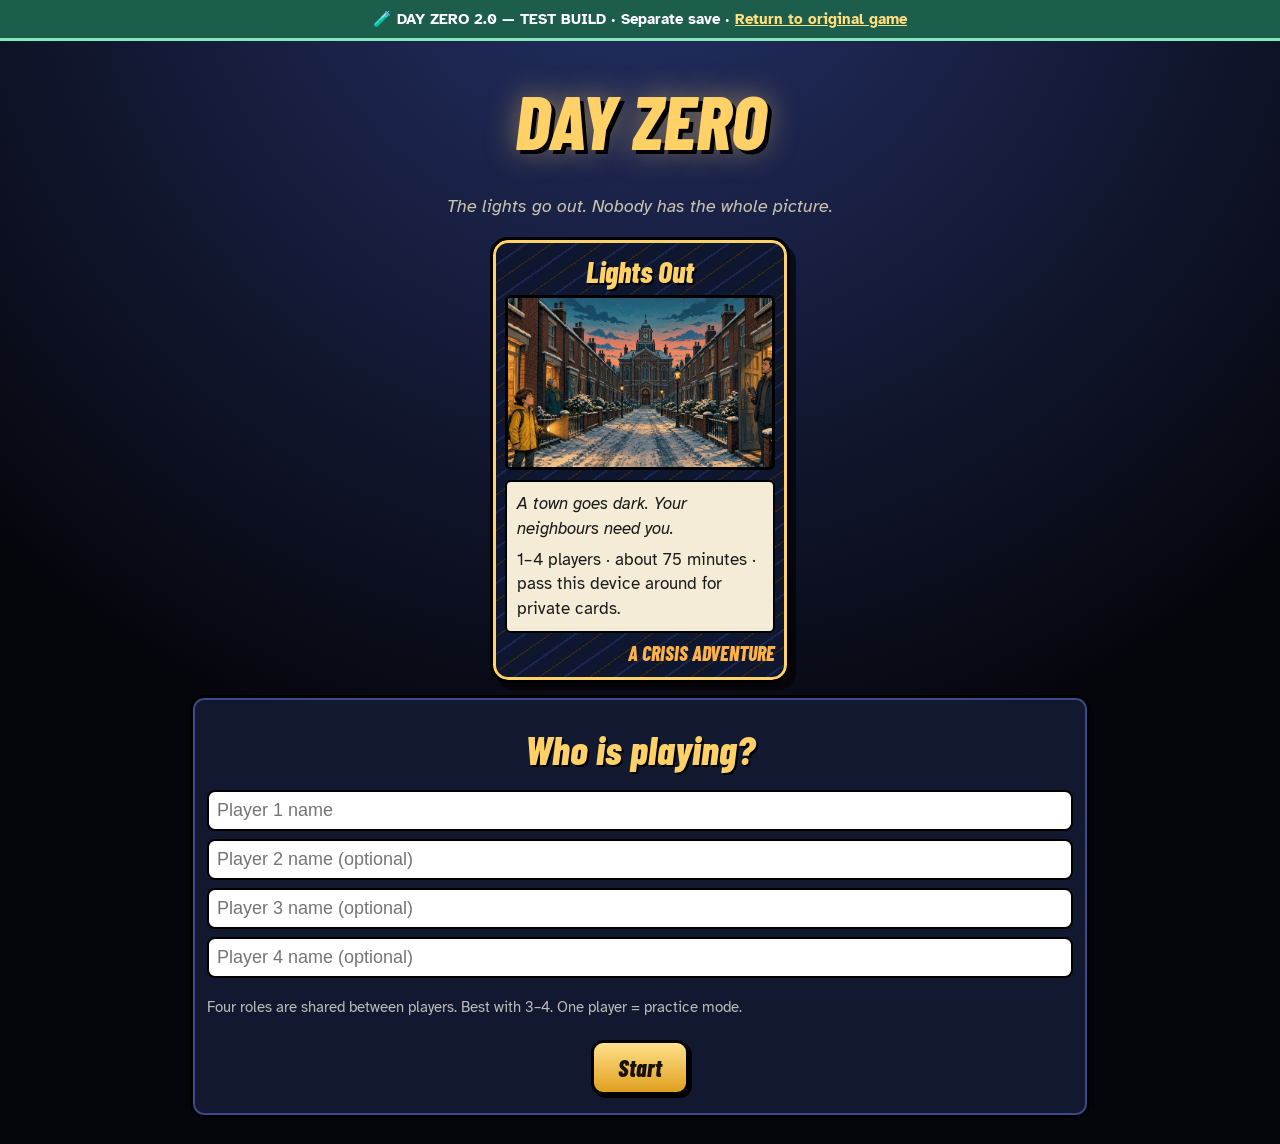
<file: dayzero2.html>
<!DOCTYPE html>
<html lang="en"><head><meta charset="utf-8"><meta name="viewport" content="width=device-width,initial-scale=1">
<title>Day Zero</title>
<link rel="icon" href="favicon.svg" type="image/svg+xml"><link rel="alternate icon" href="favicon.ico">
<link href="https://fonts.googleapis.com/css2?family=Barlow+Condensed:ital,wght@1,800&family=Atkinson+Hyperlegible:ital,wght@0,400;0,700;1,400&family=Caveat:wght@600&display=swap" rel="stylesheet">
<style>
*{box-sizing:border-box}
body{margin:0;color:#eee;font:18px/1.45 'Atkinson Hyperlegible',sans-serif;background:radial-gradient(circle at 50% -10%,#26326a,#05060c 65%);min-height:100vh}
.w{max-width:1100px;margin:auto;padding:14px}
h1,h2,.btn,.ct,.sec{font-family:'Barlow Condensed',Impact,sans-serif;font-style:italic;font-weight:800}
h1{font-size:76px;color:#ffd166;text-align:center;margin:10px 0 0;text-shadow:4px 4px 0 #000,0 0 30px #ffd16688}
h2{font-size:40px;color:#ffd166;margin:8px 0;text-shadow:2px 2px 0 #000;text-align:center}
.sec{font-size:30px;color:#ffd166;border-bottom:3px solid #ffd16655;margin:26px 0 12px;text-shadow:2px 2px 0 #000}
.goal{background:linear-gradient(90deg,#c43d1f,#6a24a8);border:3px solid #000;border-radius:12px;padding:10px 16px;font-size:21px;margin:10px auto;max-width:900px;text-align:center;box-shadow:4px 4px 0 #000}
.btn{background:linear-gradient(#ffe08a,#e0a020);color:#1a1200;border:3px solid #000;border-radius:12px;padding:10px 24px;font-size:24px;cursor:pointer;box-shadow:3px 3px 0 #000;margin:6px}
.btn:disabled{opacity:.35}.btn.b{background:linear-gradient(#d6ddff,#8c99d8)}.btn.sm2{font-size:18px;padding:4px 14px}
.c{text-align:center}.row{display:flex;flex-wrap:wrap;gap:16px;justify-content:center}
.card{width:300px;border-radius:18px;padding:12px;border:3px solid #000;box-shadow:inset 0 0 0 3px var(--r,#ffd166),6px 7px 0 #0009;
background:repeating-linear-gradient(-35deg,#0f1630 0 13px,#1a2550 13px 15px,#0f1630 15px 28px,#3a2c0a 28px 29px)}
.ct{font-size:30px;line-height:1;color:#ffd166;text-align:center;padding:4px 2px 9px;text-shadow:2px 2px 0 #000}
.art{height:175px;border:3px solid #000;border-radius:6px;position:relative;overflow:hidden;display:flex;align-items:center;justify-content:center;font-size:76px;background:linear-gradient(135deg,#ff6b35,#7b2cbf 55%,#10002b)}
.art div{position:absolute;inset:0;background-size:cover;background-position:center}
.sm .art{height:64px;font-size:38px}
.box{background:#f4ecd6;color:#1b1b1b;border:2px solid #000;border-radius:6px;margin-top:10px;padding:10px;font-size:17px}
.fl{font-style:italic;margin-bottom:6px}
.hint{margin-top:8px;font-size:14px;background:#e6d9b3;border-radius:4px;padding:5px 7px}
.tag{text-align:right;font-family:'Barlow Condensed',sans-serif;font-style:italic;font-weight:800;color:#ffb347;font-size:20px;margin-top:6px}
.sk{font-family:Caveat,cursive;font-size:24px;line-height:1.15;background:#fffbe6}
.rel{display:inline-block;font-weight:700;font-size:13px;padding:2px 8px;border-radius:10px;border:2px solid #000;margin-bottom:6px}
.V{background:#2e8b57;color:#fff}.U{background:#ffbf47}.R{background:#aaa;border-style:dashed}
.clk{display:flex;gap:4px;margin-top:6px}.clk i{width:22px;height:22px;border:2px solid #000;border-radius:4px;background:#fff;font-style:normal;text-align:center;font-size:14px}.clk i.on{background:#e4572e}
.pn{background:#141a33ee;border:3px solid #000;border-radius:14px;padding:14px;margin:12px auto;max-width:900px;box-shadow:inset 0 0 0 2px #3a4a8a}
.trk{display:inline-block;background:#1c2448;border:2px solid #000;border-radius:10px;padding:6px 10px;margin:4px;min-width:118px;text-align:center}
.trk b{display:block;font-size:26px;color:#ffd166}.pp{color:#ff7a59;letter-spacing:2px}
.hb{display:inline-block;margin:4px;padding:6px 12px;border-radius:10px;border:2px solid #000;background:#3a3a3a}.hb.on{background:#2fbf71;color:#000}
.lg p{margin:6px 0;padding:7px 10px;background:#0f1430;border-left:6px solid #ffd166;border-radius:4px}
.lg p.ok{border-left-color:#2fbf71}.lg p.no{border-left-color:#e4572e}
.rb{border:3px solid;border-radius:12px;padding:12px 14px;margin:10px auto;background:#10162c;max-width:900px}
.rb h3{margin:0 0 6px;font-family:'Barlow Condensed',sans-serif;font-style:italic;font-size:28px}
.gd td{border-bottom:1px solid #334;padding:7px;vertical-align:top}.gd table{width:100%;border-collapse:collapse}
.opt{display:block;width:100%;text-align:left;font-size:22px}
.opt div{font:16px 'Atkinson Hyperlegible';font-style:normal;margin-top:3px}
select,input{font-size:18px;padding:8px;border-radius:8px;border:2px solid #000;width:100%;margin:4px 0}
.st{font-size:34px;color:#ffd166}.s{font-size:15px;color:#bbb}

/* Day Zero 2.0: inventory and exploration */
.dx-grid{display:grid;grid-template-columns:repeat(auto-fit,minmax(185px,1fr));gap:10px}
.dx-item{background:#20294f;border:2px solid #070a15;border-radius:11px;padding:10px;box-shadow:inset 0 0 0 1px #5666a6}
.dx-item b{color:#ffe08a}.dx-item small{color:#cbd2ec;display:block;line-height:1.35;margin-top:4px}
.dx-item .dx-icon{font-size:28px;display:inline-block;margin-right:6px}
.dx-place{border-left:4px solid #2fd09c}.dx-place.locked{border-left-color:#7c7e97;opacity:.83}.dx-place.done{border-left-color:#f0a500}
.dx-label{font-size:13px;font-weight:bold;letter-spacing:.035em;color:#ffca69}
.dx-note{font-size:15px;color:#dee4fa}
.preview-banner{position:sticky;top:0;z-index:100;background:#1d5d4b;border-bottom:3px solid #82e9bd;color:#fff;padding:10px 16px;font:700 15px 'Atkinson Hyperlegible',sans-serif;text-align:center}.preview-banner a{color:#ffdf80}</style></head><body><div class="preview-banner">🧪 DAY ZERO 2.0 — TEST BUILD · Separate save · <a href="./">Return to original game</a></div><div class="w" id="app"></div>
<script>
const RL={SIG:{n:"Signal",ch:"Theo",c:"#4aa3ff",i:"📻"},QM:{n:"Quartermaster",ch:"Ines",c:"#f0a500",i:"📦"},MED:{n:"Medic",ch:"Pavel",c:"#e07ac0",i:"✚"},LOC:{n:"Local",ch:"Marta",c:"#2fd09c",i:"🏠"}};
const RO=["SIG","QM","MED","LOC"];
const ROLEX={SIG:{who:"Theo, 19, runs a local news channel and owns a radio.",knows:"Radio news, official messages and rumours. Some are true. Some are false.",does:"Check rumours, broadcast messages, call emergency services, run the hall's radio point.",why:"Without you, the group acts on false information. You decide what is true."},
QM:{who:"Ines, 46, runs the community hall.",knows:"What the hall has, how much fuel is left, and what every trip costs.",does:"Drive the van (deliver fuel, fetch food, wood and water), set up the generator.",why:"Almost every plan needs the van, and fuel is very limited. You decide what it's spent on."},
MED:{who:"Pavel, 38, a night-shift nurse.",knows:"Who is sick or at risk, and what is dangerous (like generators indoors).",does:"Treat people, climb to Mr Aldous, care for the most vulnerable.",why:"You protect everyone's Health, and you spot the deadly mistakes before they happen."},
LOC:{who:"Marta, 74, has lived on Mill Lane for 46 years.",knows:"The town: people, routes, history, and who owes whom a favour.",does:"Talk to people (the caretaker, shop owners, the depot) and open doors others can't.",why:"Many solutions start with knowing the right person. You hold the maps."}};
const RES=[["🥫","Supplies","Food, drinking water and batteries for everyone at the hall.","Freezer food (+2).","Sharing with others, batteries for the radio point, water for the tower block.","If Supplies are 1 or less, the cold hurts more."],
["❤️","Health","How well your neighbours are.","The Medic treats people (+1).","Threats that go wrong, cold nights, failed care.","At 0, the game ends badly."],
["🤝","Cohesion","How united your group is.","Comforting people, good decisions, a warm hall.","Fear, failures, bad decisions.","At 0, the game ends: everyone for themselves."],
["🏘️","Trust","How much the wider community trusts the hall.","Helping others, telling the truth.","False messages, refusing help.","Some help needs Trust 3+ (e.g. council water)."],
["⛽","Fuel","Runs the van and the generator. Only the Quartermaster spends it.","Finding the fuel reserve.","Every van trip. The generator needs 1 per act.","At 0: no van trips, and the generator stops."],
["📻","Signal","Theo's radio time. Only the Signal spends it.","—","Checking rumours, broadcasts, emergency calls.","At 0: no more checking or broadcasting."],
["✚","Medkits","Medical supplies. Only the Medic spends them.","—","Treating people.","At 0: no more treatment."],
["🏠","Contacts","Favours Marta can call in. Only the Local spends them.","—","Special requests, like the bus depot.","At 0: no more favours."],
["⏳","Crisis","Time pressure.","—","Rises every round, and when any threat clock fills.","At 10, the final round starts immediately."]];
const EV={1:["Lights Out","Thursday 18:04 · Night","🌑","The lights flicker, then go out. Not just your street — the whole town is dark. Phones still work, for now. Someone knocks on the hall door: “Is anyone organising things here?” You look at each other. It seems you are."],
2:["The First Night","Thursday 23:00 · Night","🕯️","The town is quiet and cold. Across the river, the clinic's lights flicker. Mrs Lindqvist from the supermarket is at the door: “My freezers are full. What do I do?” Behind her, neighbours want to know what the hall has."],
3:["Morning Without Power","Friday 09:00","🚰","A silent town wakes up. No traffic lights, no radios in kitchens. On the hill streets, the taps are sputtering. Three people from the Hillside estate wait at the door with empty bottles."],
4:["Phones Go Quiet","Friday 17:00","📵","One by one, phones show “No Service”. The mobile masts have run out of battery. Car horns across town: a long queue at the petrol station. Someone says a fuel tanker is coming."],
5:["Rumours in the Dark","Saturday 12:00","🗞️","People are tired and scared. A note passes from house to house: “Thieves are breaking into homes on Mill Lane.” Theo looks pale: “Someone says this blackout wasn't an accident.” The forecast: freezing tomorrow night."],
6:["The Coldest Night","Saturday 22:00 · Night","❄️","Frost covers the windows. Your breath turns white indoors. Then the radio crackles: a grid repair crew has reached Kelderwick! But fallen lines block the main roads in the dark. They need help."],
7:["Restoration","Sunday 16:00","💡","The third day fades. The council speaks on the radio: “Power will return in stages. Tell us where it is needed first.” Everyone in the hall turns to look at you. This is the final round."]};
const GOAL={1:"Help Mr Aldous, and start building the Hub (Warmth, Water, Information).",2:"Save the clinic, grab the freezer food, and decide about the hall's stores.",3:"The water is running out. Fill containers before the taps stop, and help the tower block.",4:"Phones are dead. Calm the petrol crowd, find fuel, and decide who gets the clinic bed.",5:"Fight rumours with facts, and prepare for the freezing night.",6:"Keep people warm, and get the repair crew to the substation.",7:"Final round! Finish the Hub, and choose where the power goes first."};
const TH={T2:["Mr Aldous's Oxygen","Tower block",3,"His daughter calls: “Dad's breathing machine is beeping. He's on the 9th floor. Please help.”","Health −2, Cohesion −1"],
T1:["Clinic Generator","Clinic, across the river",3,"The clinic's lights flicker. Their generator is running — but for how long?","Health −2. Mr Aldous can't go to the clinic."],
O1:["Supermarket Freezers","Supermarket, across the river",3,"Mrs Lindqvist's freezers are full of food. Soon it will spoil.","The food spoils."],
T3:["Failing Water","Whole town",3,"The water tower is slowly emptying. Nobody knows exactly when the taps will stop.","Taps stop. Supplies −1. No more filling at the hall."],
T4:["Tower Block Water","Tower block",3,"The upper floors have no water. The pumps need electricity.","Health −1, Trust −1"],
T6:["Petrol Station Crowd","Petrol station",3,"Cars queue down the road. People are angry. Everyone wants fuel.","Trust −2, Cohesion −1"],
O2:["Fuel Reserve","Somewhere in town",3,"Somewhere in Kelderwick there is fuel. Who has it?","The chance is gone."],
T8:["Candle Fire","Marta's street",2,"Smoke from a house on Marta's street. Someone used candles for light.","Health −2, Supplies −1, Cohesion −1"],
T9:["Break-in Rumour","Mill Lane",2,"People are scared. Some talk about guarding their homes at night.","Cohesion −2, Trust −1"],
T7:["Cold Snap","Whole town",0,"Below freezing from tomorrow night. Without Warmth at the hall, people suffer.","Each round without Warmth: Health −1"],
T10:["Grid Crew","Council point → substation",2,"The repair crew is ready, but they can't reach the substation alone.","No power this weekend. Health −1."]};
const HINT={T2:"Clues: 🏠 Local (how to get in) and ✚ Medic (what he needs).",T1:"Clues: 📻 Signal and 🏠 Local (which bridge?), 📦 Quartermaster (cost).",O1:"Clues: 🏠 Local (who to ask) and 📦 Quartermaster (the van).",T3:"Clues: 📦 Quartermaster (how to fill) and 🏠 Local (when it runs out).",T4:"Clues: ✚ Medic, 🏠 Local and 📦 Quartermaster.",T6:"Clues: 📻 Signal (the rumour), 📦 Quartermaster (pumps), 🏠 Local (owner).",O2:"Clues: 🏠 Local (where) and 📦 Quartermaster (how).",T8:"Clues: 📻 Signal (how to call help) and 🏠 Local.",T9:"Clues: 📻 Signal and 🏠 Local. ✚ Medic can help.",T7:"Get Warmth running at the hall before tomorrow night.",T10:"Needs 3 things: a guide (🏠 knows the routes), fuel (📦) and radio (📻)."};
const IC={T2:"🫁",T1:"🏥",O1:"🧊",T3:"💧",T4:"🏢",T6:"⛽",O2:"🛢️",T8:"🔥",T9:"🚨",T7:"🥶",T10:"⚡"};
const IN={1:{SIG:[["V","Radio: the grid operator confirms a major fault. No time for repairs yet."],["R","Social media post: “Power back by midnight! My cousin works at the power station.” (2,000 shares)"],["V","Phones still work, but messages take minutes."]],
QM:[["V","Hall inventory: 3 Fuel · the van · 1 generator in the storeroom (not tested for 2 years) · 20 empty water containers · 1 box of batteries · an old wood stove (no wood)."],["V","Van trips cost Fuel. Delivering fuel also costs the fuel you deliver."]],
MED:[["V","Mr Aldous uses a breathing machine. Its battery lasts about 6 hours."],["V","Generators make carbon monoxide. You can't see or smell it. A generator must NEVER run inside a building."],["V","Home oxygen users usually keep a backup cylinder. Mr Aldous may have one."]],
LOC:[["V","Sketch of the tower block: the lift is crossed out. The back stairs are “LOCKED AT NIGHT”. Note: Mr Osei, caretaker, has the keys.",1],["V","Sketch of the hall from above: a small roofed corner OUTSIDE by the north wall, circled: “good shelter”. The storeroom has no windows.",1],["V","Bram Hollis at the woodyard sells firewood. Grumpy, but fair."],["U","“In the 1998 storm, the taps ran dry after the first day.”"]]},
2:{SIG:[["U","Clinic volunteer: “Our generator has fuel until tomorrow morning.”"],["V","Police: “The EAST Bridge is closed — flooding. Use the West Bridge.”"],["V","Card machines don't work. Cash only."],["R","“The army is bringing free generators tonight!”"]],
QM:[["V","Van to the clinic: West Bridge = 1 Fuel trip + 1 delivered = 2 Fuel. East Bridge = 2 + 1 = 3 Fuel."],["V","Supermarket freezer food = +2 Supplies. Van trip: 2 Fuel."]],
MED:[["V","The clinic has 4 patients on oxygen. If its generator stops, they're in danger."],["V","The clinic could take ONE more patient — only while its power is safe."],["V","A full freezer keeps food frozen about 2 days; half-full, about 1 day."]],
LOC:[["U","Sketch of both bridges: wavy lines over the East Bridge. “Floods every time it rains like this.”",1],["V","Mrs Lindqvist owes Marta a favour — Marta fed her cat for a month."],["V","Mr Osei says three older people live above the 6th floor."]]},
3:{SIG:[["V","Council: “Save water. Drinking and cooking only.”"],["U","Water board: “Supply should continue until Saturday.”"],["R","“The clinic is evacuating!”"]],
QM:[["V","Filling the 20 containers at the kitchen tap takes TWO fill actions."],["V","If the generator is running, it needs 1 Fuel at the start of each act."]],
MED:[["V","Older people on the top floors can't do the stairs. A water point downstairs won't help them — someone must carry water UP."],["V","People need 2–3 litres of drinking water a day."]],
LOC:[["V","Hillside's water tank broke last month. Never repaired."],["V","Mr Osei will run a ground-floor water point if someone brings water."],["V","Mr Osei's daughter works at the water company: “The tower will be empty by Saturday afternoon.”"]]},
4:{SIG:[["V","Phones and internet have stopped. Only radios work."],["V","Emergency calls only through the council radio relay."],["R","“A fuel tanker is coming to the petrol station tonight!”"]],
QM:[["V","Petrol pumps need electricity. Without power, they CANNOT work."],["V","At a fuel store, the van can fill up and pay for the trip from what it collects."]],
MED:[["V","The clinic has one bed left. Mr Aldous needs oxygen. Mrs Petrova, 88, lives alone in a freezing house."],["V","Candles cause many house fires. Torches are safer."]],
LOC:[["V","Mr Haddad owns the petrol station. He'll put up a sign — but only if you can tell him the truth."],["V","Ruth Adeyemi runs the bus depot. Big diesel tank. She owes the hall a favour."],["V","Mrs Petrova on Marta's street has no heating. She lights candles every evening."]]},
5:{SIG:[["R","Note: “Thieves are breaking into homes on Mill Lane. Guard your doors.”"],["U","Radio contact: “The blackout was sabotage. Someone at the grid company told me.”"],["V","Weather service: below freezing tomorrow night."]],
QM:[["V","The generator needs 1 Fuel tomorrow night. The wood stove needs none once it has wood."]],
MED:[["V","Most at risk from cold: Mrs Petrova, Mr Aldous, two babies in the tower block."],["V","One shared warm room is safer than people alone in cold houses."]],
LOC:[["V","Marta asked around: Mrs Grant heard her grandson's video game and thought it was a break-in."],["V","Bram Hollis has plenty of wood if the hall asks."]]},
6:{SIG:[["V","Crew on channel 4: “We need a guide, 1 Fuel at the substation, and someone on the radio.”"],["V","Tonight: minus 6 degrees."],["R","“Power back for everyone at midnight!”"]],
QM:[["V","Taking 1 Fuel to the substation: van trip 1 + 1 delivered = 2 Fuel."]],
MED:[["V","Danger signs of cold: strong shivering, confusion, slow speech, sleepiness."],["V","Stay warm: layers, hats, blankets, food, warm drinks, one room."]],
LOC:[["V","Sketch: the old mill path, down through Hillside and over a wooden footbridge. “Safe, even at night.”",1],["V","In daylight the crew could use the West Bridge. The East is still under water."]]},
7:{SIG:[["V","Council: power returns in stages. They ask where it's needed first."],["V","Photo from a crew member: the substation lock was opened, not forced. Someone used a key.",1]],
QM:[["V","Final check: make sure Warmth, Water and Information are running."]],
MED:[["V","Tower block: babies and older people on the top floors. Power there means water and the lift."]],
LOC:[["V","Marta counted: 120 people in the tower block, 40 on the clinic street, 60 at the hall."]]}};
let S=null;
const sv=()=>localStorage.setItem("dz2_preview_v1",JSON.stringify(S));
const tr=(k,n)=>{S.t[k]=Math.max(0,Math.min(6,S.t[k]+n))};
const act=id=>{const x=S.th[id];return !!x&&!x.res&&!x.fail};
const esc=s=>String(s).replace(/[<>&"]/g,c=>({"<":"&lt;",">":"&gt;","&":"&amp;",'"':"&quot;"}[c]));
const T=[];const TI={};

// --- Day Zero 2.0: discoveries and inventory. No change to core round/action economy. ---
const DZ_ITEMS={
 batteries:{name:"Spare Batteries",icon:"🔋",kind:"CONSUMABLE",use:"Combine with the Emergency Receiver to improve communications."},
 receiver:{name:"Emergency Receiver",icon:"📡",kind:"EQUIPMENT",use:"Theo can tune this using batteries to uncover a dated message."},
 route:{name:"Caretaker's Route Sketch",icon:"🗺️",kind:"INTELLIGENCE",use:"Combine with a worklight to examine the old mill route."},
 blankets:{name:"Thermal Blankets",icon:"🧣",kind:"CONSUMABLE",use:"Pavel can protect the vulnerable from one later cold-related health loss."},
 log:{name:"Clinic Service Log",icon:"📋",kind:"EVIDENCE",use:"Theo or Marta can examine its unusual maintenance timestamp."},
 worklight:{name:"Portable Worklight",icon:"🔦",kind:"EQUIPMENT",use:"Marta can use this with the route sketch to guide the crew."}
};
const DZ_LOC={
 hall:{name:"Community Hall Storeroom",icon:"🏠",ids:["batteries","receiver"],help:"Available immediately. Searching competes with urgent community work."},
 tower:{name:"Tower Block Cupboard",icon:"🏢",ids:["route","blankets"],help:"Mr Osei must first unlock the stairs. Blankets become available from Round 3."},
 clinic:{name:"Riverside Clinic Maintenance",icon:"🏥",ids:["log","worklight"],help:"Available once the clinic generator has been refuelled."}
};
function dzInit(){
 if(!S)return null;
 if(!S.dx||typeof S.dx!=="object")S.dx={};
 const d=S.dx;
 if(!Array.isArray(d.inventory))d.inventory=[];
 if(!d.searched||typeof d.searched!=="object")d.searched={};
 for(const id of Object.keys(DZ_LOC))if(!Number.isSafeInteger(d.searched[id])||d.searched[id]<0)d.searched[id]=0;
 if(!d.used||typeof d.used!=="object")d.used={};
 if(!d.clues||typeof d.clues!=="object")d.clues={};
 if(!Array.isArray(d.history))d.history=[];
 if(!Number.isInteger(d.coldShield)||d.coldShield<0)d.coldShield=0;
 return d;
}
function dzHas(id){return dzInit().inventory.includes(id)}
function dzOpen(id){
 if(id==="hall")return S.round>=1;
 if(id==="tower")return !!S.f.acc;
 if(id==="clinic")return S.round>=2&&!!(S.th.T1&&S.th.T1.res);
 return false;
}
function dzNext(id){
 const d=dzInit(),loc=DZ_LOC[id];if(!loc||!dzOpen(id))return null;
 const item=loc.ids[d.searched[id]];
 if(!item||dzHas(item))return null;
 if(item==="blankets"&&S.round<3)return null;
 return item;
}
function dzFind(id){
 const item=dzNext(id),d=dzInit();if(!item)return "✖ Nothing else can be found here right now.";
 d.inventory.push(item);d.searched[id]++;
 d.history.push({round:S.round,action:"found",item:item,place:id});
 return "🎒 Discovered "+DZ_ITEMS[item].icon+" "+DZ_ITEMS[item].name+" at "+DZ_LOC[id].name+". Added to the team's shared inventory.";
}
function dzRemove(id){const d=dzInit(),i=d.inventory.indexOf(id);if(i>=0)d.inventory.splice(i,1)}
function dzCan(id){
 const d=dzInit();if(d.used[id])return false;
 if(id==="receiver")return S.round>=2&&dzHas("batteries")&&dzHas("receiver");
 if(id==="blankets")return S.round>=3&&dzHas("blankets")&&!d.coldShield;
 if(id==="log")return S.round>=2&&dzHas("log");
 if(id==="route")return S.round>=6&&dzHas("route")&&dzHas("worklight")&&!S.f.e2&&act("T10")&&!S.f.guide;
 return false;
}
function dzUse(id){
 if(!dzCan(id))return "✖ Required equipment or conditions are missing.";
 const d=dzInit();let result="";
 if(id==="receiver"){
  dzRemove("batteries");S.a.signal=Math.min(6,S.a.signal+1);d.clues.dispatch=1;
  result="📡 Theo tunes the receiver. Signal +1 (maximum 6). An earlier-dated grid-crew transmission is recorded in the evidence journal. It does not prove sabotage.";
 }else if(id==="blankets"){
  dzRemove("blankets");d.coldShield=1;
  result="🧣 Pavel distributes thermal blankets. The next eligible cold-related Health loss will be reduced by 1.";
 }else if(id==="log"){
  d.clues.service=1;
  result="📋 The clinic service log contains a maintenance work order dated before the blackout. Its significance is unclear. Evidence added to the journal.";
 }else if(id==="route"){
  S.f.guide=1;
  result="🗺️ Marta uses the sketch and worklight to locate a service route. The grid crew still needs fuel and radio coordination.";
 }
 d.used[id]=1;d.history.push({round:S.round,action:"used",item:id});
 return result;
}
function dzCold(n,E){
 const d=dzInit();let penalty=n;
 if(n>0&&d.coldShield){penalty=Math.max(0,n-1);d.coldShield=0;E.push("🧣 Thermal blankets prevent 1 point of cold-related Health loss.");}
 tr("health",-penalty);return penalty;
}
function dzJournal(){
 const d=dzInit(),arr=[];
 if(d.clues.service)arr.push("📋 The clinic work order was dated before the blackout, but the reason is unknown.");
 if(d.clues.dispatch)arr.push("📡 An earlier-dated repair transmission suggests grid work was discussed in advance.");
 return arr;
}
function dzPanel(){
 const d=dzInit(),ids=d.inventory,ev=dzJournal();
 const possessions=ids.length?ids.map(id=>{
  const x=DZ_ITEMS[id];return '<div class="dx-item"><span class="dx-icon">'+(x?x.icon:"📦")+'</span><b>'+esc(x?x.name:id)+'</b><div class="dx-label">'+(x?x.kind:"ITEM")+'</div><small>'+esc(x?x.use:"")+'</small></div>';
 }).join(""):'<p class="dx-note">Nothing found yet. Explore locations using your normal action slots; you do not need to collect everything.</p>';
 const locs=Object.keys(DZ_LOC).map(id=>{
  const x=DZ_LOC[id],left=dzNext(id),open=dzOpen(id),done=d.searched[id]>=x.ids.length;
  const status=done?"CLEARED":left?"SEARCHABLE":open?"NOTHING AVAILABLE YET":"LOCKED";
  const cls=done?"done":open?"":"locked";
  return '<div class="dx-item dx-place '+cls+'"><b>'+x.icon+" "+x.name+'</b><div class="dx-label">'+status+'</div><small>'+esc(x.help)+'</small></div>';
 }).join("");
 return '<div class="sec">🎒 Discovered equipment</div><div class="pn"><div class="dx-grid">'+possessions+'</div>'+
 (d.coldShield?'<p class="dx-note">🧣 Thermal protection ready: next cold-related Health loss −1.</p>':"")+'</div>'+
 '<div class="sec">🗺️ Explore Kelderwick</div><div class="pn"><p class="dx-note">Each search uses one normal role action. Roles may share what they find. Not every item can be obtained in one playthrough.</p><div class="dx-grid">'+locs+'</div></div>'+
 '<div class="sec">🔎 Evidence journal</div><div class="pn">'+(ev.length?ev.map(e=>'<p>'+esc(e)+'</p>').join(""):'<p class="dx-note">No physical evidence investigated yet. Rumours and official reports are not automatically proof.</p>')+'</div>';
}
function dzEpilogue(){
 const d=dzInit(),a=!!d.clues.service,b=!!d.clues.dispatch;
 if(a&&b)return "You found both an early maintenance work order and a dated repair transmission. They raise further questions about the timing, but neither proves sabotage. The team decides to keep investigating.";
 if(a)return "The clinic's unusually dated work order remains unexplained. Without more evidence, you cannot say whether it relates to the blackout.";
 if(b)return "The old grid-crew transmission hints that maintenance was discussed earlier than expected, but it does not establish what caused the failure.";
 return "You kept the town going, but found no further documentary evidence about the cause of the failure.";
}
// --- end Day Zero 2.0 shared-inventory rules ---

function K(id,who,step,label,av,run,o={}){const t=Object.assign({id,who,step,label,av,run},o);t.ix=T.length;T.push(t);TI[id]=t}
const inv=(id,l,av,txt,f)=>K(id,"SIG",2,"Investigate: "+l,()=>av()&&!S.f[id],()=>{S.f[id]=1;if(f)S.f[f]=1;return "🔎 "+txt},{cost:{signal:1}});
inv("iMid","the “power back by midnight” post",()=>S.round<=3,"No official source. The account was created today. Probably false.");
inv("iArm","the “army generators” rumour",()=>S.round>=2&&S.round<=3,"Nobody official said this. False.");
inv("iEva","“the clinic is evacuating”",()=>S.round>=3&&S.round<=4,"False. The clinic is staying open.");
inv("iWat","the water board's estimate",()=>S.round>=3&&S.round<=5,"The message is from Thursday. They don't really know.");
inv("iTan","the fuel tanker rumour",()=>act("T6"),"No tanker is planned. Someone misread an old post.","tank");
inv("iBrk","the thieves note",()=>act("T9"),"Mrs Grant heard a video game. Nothing was stolen.","brk");
inv("iSab","the sabotage claim",()=>S.round>=5,"A friend of a friend “heard it at work”. No evidence.");
K("gTest","ANY",2,"Test the old generator",()=>!S.f.gTest,()=>{S.f.gTest=1;return "🔧 It works. It needs 1 Fuel to start, and 1 Fuel at the start of each new act."});
[["N","outside, in the sheltered corner by the north wall"],["S","outside, in the open south yard"],["ST","in the storeroom"],["MH","in the main hall"]].forEach(([k,w])=>
K("g"+k,"QM",2,"Set up the generator "+w,()=>S.f.gTest&&!S.hub.warmth,()=>{S.f.gFuel=1;S.hub.warmth=true;S.wt="gen";S.f.gPos=k;
if(k==="N")return "🔥 The generator hums outside, sheltered. Warmth: RUNNING.";if(k==="S")return "🔥 The generator runs in the open yard. Warmth: RUNNING… for now.";
S.f.e5=S.round+1;return "🔥 The generator runs "+w+". It gets warm. Warmth: RUNNING."},{sh:()=>!S.hub.warmth,cost:()=>S.f.gFuel?{}:{fuel:1},no:"Nobody has tested the generator yet."}));
K("wood","LOC",2,"Ask Bram Hollis for firewood",()=>!S.f.wood&&!S.hub.warmth,()=>{S.f.wood=1;return "🪵 Bram grumbles: “Fine. Send your van.”"});
K("woodV","QM",3,"Fetch firewood by van",()=>S.f.wood&&!S.hub.warmth,()=>{S.hub.warmth=true;S.wt="stove";return "🔥 The old stove crackles to life. Warmth: RUNNING."},{cost:{fuel:1},sh:()=>!S.hub.warmth,no:"Bram hasn't agreed yet."});
K("fill","ANY",2,"Fill water containers at the kitchen tap",()=>!S.hub.water&&!S.f.dry,()=>{S.f.fill=(S.f.fill||0)+1;if(S.f.fill>=2){S.hub.water=true;return "💧 All 20 containers are full. Water: RUNNING."}return "💧 Half full. One more fill needed."},{no:"The taps are dry."});
K("cw","LOC",2,"Ask the council officer for water",()=>S.f.dry&&!S.hub.water&&!S.f.cw,()=>{if(S.t.trust>=3){S.f.cw=1;return "🏛️ The officer agrees. Send the van."}return "🏛️ “We don't know you.” (Needs Trust 3+.)"});
K("cwV","QM",3,"Collect council water by van",()=>S.f.cw&&!S.hub.water,()=>{S.hub.water=true;return "💧 Water: RUNNING."},{cost:{fuel:2},sh:()=>S.f.dry&&!S.hub.water,no:"The council hasn't agreed."});
K("info","SIG",2,"Set up the hall's radio point and noticeboard",()=>!S.hub.info,()=>{S.hub.info=true;return "📻 Information: RUNNING."},{cost:{signal:1,supplies:1}});
K("osei","LOC",2,"Ask Mr Osei to unlock the tower block stairs",()=>act("T2")&&!S.f.acc,()=>{S.f.acc=1;S.r.osei=1;return "🔑 Mr Osei unlocks the back stairs and leaves the door open."});
K("aldT","MED",3,"Climb to Mr Aldous and help him",()=>act("T2")&&!S.f.stab,()=>{if(!S.f.acc)return "🚪 The back door is locked. Pavel can't get in.";S.f.stab=1;S.th.T2.clock=0;S.f.pT2=Math.max(3,S.round+1);return "🫁 Pavel finds the backup cylinder. Mr Aldous is stable — for now."});
K("aldW","MED",2,"Travel with Mr Aldous to the clinic",()=>act("T2")&&S.dec.DL3==="aldous",()=>{S.r.withA=1;return "🧳 Pavel gets ready to travel."});
K("aldV","QM",3,"Drive Mr Aldous to the clinic",()=>act("T2")&&S.r.withA&&S.th.T1.res,()=>{S.th.T2.res=true;return "✅ Mr Aldous reaches the clinic safely."},{cost:{fuel:2},sh:()=>act("T2")&&S.dec.DL3==="aldous",no:"He needs the Medic with him, and the clinic needs power."});
K("aldC","MED",3,"Climb to Mr Aldous with a medkit",()=>S.f.care&&S.round===6&&!S.f.cared,()=>{S.f.cared=1;return "🩺 Mr Aldous is safe tonight."},{cost:{medkits:1}});
K("fW","QM",3,"Deliver fuel to the clinic via the WEST Bridge",()=>act("T1"),()=>{S.th.T1.res=true;return "✅ The clinic generator is refuelled."},{cost:{fuel:2}});
K("fE","QM",3,"Deliver fuel to the clinic via the EAST Bridge",()=>act("T1"),()=>{S.a.fuel++;return "🌊 The East Bridge is flooded! The van turns back."},{cost:{fuel:3}});
K("lind","LOC",2,"Talk to Mrs Lindqvist about her freezer food",()=>act("O1")&&!S.f.lind,()=>{S.f.lind=1;return "🛒 “For Marta, anything. Send your van.”"});
K("frz","QM",3,"Collect the freezer food by van",()=>act("O1")&&S.f.lind,()=>{tr("supplies",2);S.th.O1.res=true;return "✅ Supplies +2."},{cost:{fuel:2},sh:()=>act("O1"),no:"Mrs Lindqvist hasn't agreed yet."});
K("t4w","ANY",2,"Carry water to the tower block",()=>act("T4")&&!S.f.t4w,()=>{S.f.t4w=1;return "💧 Water delivered to the entrance."},{cost:{supplies:1}});
K("t4p","LOC",2,"Ask Mr Osei to run a ground-floor water point",()=>act("T4")&&!S.f.t4p,()=>{S.f.t4p=1;return "🚰 Mr Osei sets up a table."});
K("t4u","ANY",2,"Carry water up to the top floors",()=>act("T4")&&!S.f.t4u,()=>{S.f.t4u=1;return "🧗 You climb with water for the older residents."});
K("bA","SIG",2,"Broadcast: “A tanker is coming tonight.”",()=>act("T6"),()=>{S.th.T6.clock++;tr("trust",-1);return "📢 The crowd waits for nothing. Clock +1, Trust −1."},{cost:{signal:1}});
K("bB","SIG",2,"Broadcast: “No tanker is coming, and the pumps can't work without power.”",()=>act("T6"),()=>{S.th.T6.res=true;return "✅ The crowd slowly leaves."},{cost:{signal:1}});
K("bC","SIG",2,"Broadcast: “A tanker comes tomorrow, but the pumps can't work.”",()=>act("T6"),()=>{S.r.t6=1;return "📢 Half right. Some stay. (Clock paused.)"},{cost:{signal:1}});
K("had","LOC",2,"Talk to Mr Haddad at the petrol station",()=>act("T6"),()=>{if(S.f.tank){S.th.T6.res=true;return "✅ Mr Haddad puts up a clear sign. The queue melts away."}return "⛽ “Is a tanker coming or not?” You don't know. No sign."});
K("dep","LOC",2,"Ask Ruth at the bus depot for diesel",()=>act("O2")&&!S.f.dep,()=>{S.f.dep=1;return "⛽ “Bring your van.”"},{cost:{contacts:1}});
K("depV","QM",3,"Fill up the van at the bus depot",()=>act("O2")&&S.f.dep,()=>{S.a.fuel+=2;S.th.O2.res=true;return "✅ Fuel +2 (after the trip)."},{sh:()=>act("O2"),no:"Ruth hasn't agreed yet."});
K("fR","SIG",2,"Call the fire service via the council radio relay",()=>act("T8")&&!S.f.fR,()=>{S.f.fR=1;S.r.fire=1;return "📻 The fire service is coming."},{cost:{signal:1}});
K("fH","ANY",2,"Help neighbours get out (never fight the fire)",()=>act("T8")&&!S.f.fH,()=>{S.f.fH=1;S.r.fire=1;return "🏃 You help people outside."});
K("bT","SIG",2,"Broadcast the truth about the thieves note",()=>act("T9"),()=>{if(S.f.brk){S.th.T9.res=true;return "✅ “It was a video game.” Relief and laughter."}tr("trust",-1);return "📢 You don't know the truth yet. Confusion. Trust −1."},{cost:{signal:1}});
K("wat","ANY",2,"Organise a night watch",()=>act("T9")&&!S.f.wat,()=>{S.f.wat=1;return "🔦 Volunteers will watch the street."});
K("wel","LOC",2,"Organise welfare visits to neighbours",()=>act("T9")&&!S.f.wel,()=>{S.f.wel=1;return "🚪 Marta organises visits."});
K("welM","MED",2,"Join welfare visits to vulnerable neighbours",()=>act("T9")&&!S.f.welM,()=>{S.f.welM=1;return "🩺 Pavel joins the visits."});
K("gM","ANY",2,"Guide the crew by the old mill path",()=>act("T10")&&!S.f.e2&&(S.round===7||S.dec.DL5==="tonight"),()=>{S.f.guide=1;return "🧭 Over the old mill footbridge."},{sh:()=>act("T10"),no:"The path is closed to you (decision or barrier)."});
K("gW","ANY",2,"Guide the crew over the West Bridge",()=>act("T10")&&S.round===7,()=>{S.f.guide=1;return "🧭 Over the West Bridge in daylight."},{sh:()=>act("T10"),no:"Main roads are too dangerous in the dark."});
K("gE","ANY",2,"Guide the crew over the East Bridge",()=>act("T10")&&S.round===7,()=>"🌊 Still flooded. The crew turns back.",{sh:()=>act("T10"),no:"Main roads are too dangerous in the dark."});
K("cF","QM",3,"Take 1 Fuel to the substation",()=>act("T10")&&!S.f.cF,()=>{S.f.cF=1;return "⛽ Fuel delivered."},{cost:{fuel:2}});
K("cR","SIG",2,"Coordinate the crew by radio",()=>act("T10")&&!S.f.cR,()=>{S.f.cR=1;return "📻 Theo talks them through."},{cost:{signal:1}});
K("calm","ANY",2,"Calm the crowd at the substation",()=>act("T10")&&S.f.e6&&!S.f.calm,()=>{S.f.calm=1;return "🤝 The crowd calms."},{sh:()=>act("T10")&&S.f.e6});
K("trt","MED",3,"Treat sick neighbours at the hall",()=>S.t.health<6,()=>{tr("health",1);return "🩹 Health +1."},{cost:{medkits:1}});
K("cmf","ANY",2,"Comfort scared neighbours at the hall",()=>!S.r.cmf,()=>{S.r.cmf=1;tr("cohesion",1);return "🤗 Cohesion +1."},{no:"Someone is already doing this."});

// Day Zero 2.0: discoveries (step 1) and item uses (step 2).
K("exHall","ANY",1,"Search community hall storeroom",()=>!!dzNext("hall"),()=>dzFind("hall"),{no:"Nothing is currently searchable at the hall."});
K("exTower","ANY",1,"Search tower block caretaker cupboard",()=>!!dzNext("tower"),()=>dzFind("tower"),{no:"Tower access is locked or nothing is ready to find."});
K("exClinic","ANY",1,"Search clinic maintenance room",()=>!!dzNext("clinic"),()=>dzFind("clinic"),{no:"The clinic must be safe and accessible before searching."});
K("useReceiver","SIG",2,"Combine receiver and batteries",()=>dzCan("receiver"),()=>dzUse("receiver"),{no:"Theo needs both the receiver and batteries (Round 2 or later)."});
K("useBlankets","MED",2,"Distribute thermal blankets",()=>dzCan("blankets"),()=>dzUse("blankets"),{no:"Pavel needs blankets (Round 3 or later)."});
K("useLogSIG","SIG",2,"Examine clinic maintenance record",()=>dzCan("log"),()=>dzUse("log"),{no:"You need the clinic service log first."});
K("useLogLOC","LOC",2,"Examine clinic maintenance record",()=>dzCan("log"),()=>dzUse("log"),{no:"You need the clinic service log first."});
K("useRoute","LOC",2,"Survey old mill service route with worklight",()=>dzCan("route"),()=>dzUse("route"),{no:"Marta needs both items, an active grid-crew crisis, and an open route."});
const cost=t=>typeof t.cost==="function"?t.cost():(t.cost||{});
const CN={fuel:"Fuel",signal:"Signal",supplies:"Supplies",medkits:"Medkit",contacts:"Contact"};
const ctx=c=>{const k=Object.keys(c);return k.length?" ("+k.map(x=>c[x]+" "+CN[x]).join(", ")+")":""};
const have=c=>Object.keys(c).every(k=>(k==="supplies"?S.t.supplies:S.a[k])>=c[k]);
const pay=c=>{for(const k in c)k==="supplies"?tr("supplies",-c[k]):S.a[k]-=c[k]};
const GRP={"🏠 Build the Hub":["gTest","gN","gS","gST","gMH","wood","woodV","fill","cw","cwV","info"],"🫁 Mr Aldous":["osei","aldT","aldW","aldV","aldC"],"🏥 Clinic":["fW","fE"],"🧊 Freezer food":["lind","frz"],"🏢 Tower block water":["t4w","t4p","t4u"],"⛽ Petrol crowd":["iTan","bA","bB","bC","had"],"🛢️ Fuel reserve":["dep","depV"],"🔥 Candle fire":["fR","fH"],"🚨 Break-in rumour":["iBrk","bT","wat","wel","welM"],"⚡ Grid crew":["gM","gW","gE","cF","cR","calm"],"🔎 Check rumours":["iMid","iArm","iEva","iWat","iSab"],"❤️ Look after people":["trt","cmf"],"🎒 Search for equipment":["exHall","exTower","exClinic"],"🧩 Combine & use items":["useReceiver","useBlankets","useLogSIG","useLogLOC","useRoute"]};
const DL={DL1:["QM","Open the Stores?","🥫","Neighbours at the door: “The hall has food. Will you share it now?” Some are scared. Some are angry.",[["open","Open to the street","Supplies −1, Cohesion +1, Trust +1",()=>{tr("supplies",-1);tr("cohesion",1);tr("trust",1);S.f.e3=1},"People still talk about the night the hall opened its doors.","A crowd may come to the hall (calmer if Information is running)."],["keep","Keep for the Hub","No change",()=>{S.f.e4=1},"The Hub had enough. Not everyone understood why.","Some people may say the hall is hoarding."]]],
DL2:[0,"Hillside Water","🚱","Hillside residents with empty bottles: “Our tank is broken. Our children need water. Can you share?”",[["share","Share our water","Supplies −1, Trust +2",()=>{tr("supplies",-1);tr("trust",2);S.f.e1=1},"Hillside still talks about the water you shared.","Hillside may return the favour."],["cont","Give containers only","Trust +1",()=>tr("trust",1),"You gave Hillside a way to help themselves.","Nothing special."],["ref","Refuse","No change",()=>{S.f.e2s=1},"Hillside remembers the door that stayed closed.","Hillside may not forget this."]]],
DL3:["MED","One Bed","🛏️","The clinic radios: “One bed left. Who gets it?” Mr Aldous needs oxygen. Mrs Petrova is 88, alone and freezing.",[["aldous","Mr Aldous","Mrs Petrova moves to the hall",()=>{S.f.petH=1},"Mr Aldous's daughter flew home on Monday. She brought Pavel a card.","Drive him to the clinic (Medic travels + Quartermaster drives). Mrs Petrova needs Warmth at the hall tomorrow night."],["petrova","Mrs Petrova","The clinic collects her",()=>{S.th.T2.res=true;S.f.care=1},"Mrs Petrova slept warm at the clinic. Pavel climbed nine floors twice more.","On the coldest night, the Medic must climb to Mr Aldous with a medkit."]]],
DL3A:["MED","The Clinic Is Closed","🏥","The clinic's generator stopped. Its patients were moved away. Pavel can't be in two places.",[["visit","Visit people at home","No cost now",()=>{if(S.th.T2)S.th.T2.res=true;S.f.mL=1},"Pavel walked every street of Mill Lane that weekend.","The Medic has 1 action fewer in the next two rounds."],["hall","Bring everyone to the hall","Fuel −1, Supplies −1",()=>{if(S.th.T2)S.th.T2.res=true;S.a.fuel=Math.max(0,S.a.fuel-1);tr("supplies",-1);S.f.hC=1},"The hall became a small hospital.","The hall needs Warmth tomorrow night."]]],
DL4:[0,"The Sabotage Claim","📡","Theo's contact says the blackout was sabotage. Theo: “People deserve to know!” Nobody can prove it.",[["claim","Broadcast the claim","Cohesion −1",()=>{tr("cohesion",-1);S.f.e6s=1},"The sabotage story spread faster than the facts.","Unproven claims can cause trouble later."],["known","Broadcast only what we know","Cohesion +1",()=>tr("cohesion",1),"Mill Lane trusted the hall's radio. It never said more than it knew.","Nothing special."],["sil","Stay silent","No change",()=>{},"You kept quiet. Some wondered what you knew.","Nothing special."]]],
DL5:["LOC","The Old Mill Path","🌉","The crew could go tonight by the old mill path through Hillside, or wait for daylight and a bridge. Waiting means another freezing night.",[["tonight","Go tonight","The crew can be guided this round",()=>{},"The crew still tells the story of the night neighbours led them over the footbridge.","Power could come back a night early."],["wait","Wait for daylight","The crew waits",()=>{},"You chose the safe way. The town waited one more cold night.","The crew can only be guided in the final round."]]],
DL6:[0,"Who Gets Power First?","⚡","The council asks where power goes first.",[["tower","The tower block","—",()=>{tr("health",1);tr("trust",1)},"When the lift started, the 9th floor cheered.","If the crew fixes the substation: Health +1, Trust +1."],["clinic","The clinic street","—",()=>{S.th.T1.fail?tr("health",2):tr("cohesion",1)},"The clinic lit up first, like the town's heart starting again.","If the crew fixes the substation: Health +2 if the clinic closed, otherwise Cohesion +1."],["hallp","Our hall","—",()=>{S.f.hb=1},"The hall lit up first. Some said that was fair.","If the crew fixes the substation: one missing Hub system counts as running."]]]};
const TEACH1="<b>Each round:</b> Event → private cards → plan together → secret orders → results.<br>Your cards are private. Read words aloud if you like, but <b>DESCRIBE ONLY</b> cards must be explained in your own words.<br>This round each role chooses <b>1 action</b>.<br>Threats have clocks. If a clock fills, something bad happens.";
const TEACH2="From now on each role chooses <b>2 actions</b>.<br>Some actions need another role to act first or in the same round. Plan together!<br><b>Decisions</b> have no right answer. Read <b>Now</b> and <b>Later</b> before choosing.";
const FOOL=[["“Power back by midnight” (R1)","False."],["“Army generators” (R2)","False."],["Marta: “The East Bridge floods” (R2)","True this time."],["Clinic: “Fuel until morning” (R2)","True."],["Water board: “until Saturday” (R3)","Roughly right, but the message was old."],["“The clinic is evacuating” (R3)","False."],["“A fuel tanker is coming” (R4)","False."],["“Thieves on Mill Lane” (R5)","False: a video game."],["“It was sabotage” (R5)","Unknown. Nobody could prove it."]];
const NOTES=[["Real","Many water systems need electric pumps. In tall buildings, upper floors often lose water first."],["Real","Mobile masts often have backup batteries that may last only a few hours."],["Real","Card machines and cash machines usually need power. Some cash at home helps."],["Real","Most petrol pumps need electricity."],["Real","Generators make carbon monoxide, which you can't see or smell. Never use one indoors or in a garage."],["Real","Candles cause many house fires. Battery torches are safer. In a fire: get out, stay out, call for help."],["Real","A full freezer keeps food frozen about 48 hours (half-full, about 24)."],["Real","Many agencies suggest households can manage alone for at least 72 hours."],["Real","A battery or wind-up radio keeps you informed when phones fail."],["Invented","Kelderwick, Mill Lane, all characters and the substation mystery."]];
const NM={supplies:"🥫 Supplies",health:"❤️ Health",cohesion:"🤝 Cohesion",trust:"🏘️ Trust",fuel:"⛽ Fuel",signal:"📻 Signal",medkits:"✚ Medkits",contacts:"🏠 Contacts"};
const HN={warmth:"🔥 Warmth",water:"💧 Water",info:"📻 Information"};
const snap=()=>JSON.parse(JSON.stringify({t:S.t,a:S.a,hub:S.hub}));
function dif(p){if(!p)return "";const o=[];for(const k in S.t)if(p.t[k]!==S.t[k])o.push(NM[k]+": "+p.t[k]+" → <b>"+S.t[k]+"</b>");for(const k in S.a)if(p.a[k]!==S.a[k])o.push(NM[k]+": "+p.a[k]+" → <b>"+S.a[k]+"</b>");for(const k in S.hub)if(p.hub[k]!==S.hub[k])o.push(HN[k]+": <b>"+(S.hub[k]?"RUNNING ✅":"STOPPED ❌")+"</b>");return `<div class="sec">📊 What changed</div><div class="pn lg">${o.length?o.map(x=>"<p>"+x+"</p>").join(""):"<p>Nothing changed.</p>"}</div>`}
function art(k,ic){return `<div class="art">${ic}<div style="background-image:url(art/${k}.jpg)"></div></div>`}
function card(o){return `<div class="card ${o.sm?"sm":""}" style="--r:${o.c||"#ffd166"}"><div class="ct">${o.t}</div>${art(o.a,o.i)}<div class="box">${o.f?`<div class="fl">${o.f}</div>`:""}${o.b||""}${o.h?`<div class="hint">💡 ${o.h}</div>`:""}</div><div class="tag">${o.g||""}</div></div>`}
function thC(id){const d=TH[id],x=S.th[id];let cl="";if(d[2]){cl='<div class="clk">';for(let i=0;i<d[2];i++)cl+=id==="T3"?"<i>?</i>":`<i class="${i<x.clock?"on":""}"></i>`;cl+="</div>"}
return card({t:d[0],a:id.toLowerCase(),i:IC[id],f:d[3],b:`<b>If the clock fills:</b> ${d[4]}${cl}`,h:HINT[id],g:(id[0]==="O"?"OPPORTUNITY":id==="T7"?"WARNING":"THREAT")+" · "+d[1],c:"#e4572e"})}
function guideH(){return `<div class="pn gd"><table>${RES.map(r=>`<tr><td style="font-size:30px">${r[0]}</td><td><b>${r[1]}</b>: ${r[2]}<br>➕ <i>Get more:</i> ${r[3]}<br>➖ <i>Spent on:</i> ${r[4]}<br>⚠️ ${r[5]}</td></tr>`).join("")}</table><p><b>🏠 The Hub = your Mission.</b> Get 🔥 Warmth, 💧 Water and 📻 Information running at the hall by the end of Round 7.</p></div>`}
function board(){const t=S.t,a=S.a,tk=(n,k,i)=>`<div class="trk">${i} ${n}<b>${t[k]}</b><div class="pp">${"●".repeat(t[k])}${"○".repeat(6-t[k])}</div></div>`;
return `<div class="pn c">${tk("Supplies","supplies","🥫")}${tk("Health","health","❤️")}${tk("Cohesion","cohesion","🤝")}${tk("Trust","trust","🏘️")}
<div style="margin:6px 0">⛽ Fuel <b>${a.fuel}</b> · 📻 Signal <b>${a.signal}</b> · ✚ Medkits <b>${a.medkits}</b> · 🏠 Contacts <b>${a.contacts}</b> · ⏳ Crisis <b>${S.crisis}/10</b></div>
<div>MISSION: <span class="hb ${S.hub.warmth?"on":""}">🔥 Warmth</span><span class="hb ${S.hub.water?"on":""}">💧 Water</span><span class="hb ${S.hub.info?"on":""}">📻 Information</span></div>
<div class="s">Round ${S.round}/7 · Coordinator: <b>${esc(S.pl[S.co].n)}</b></div><button class="btn b sm2" onclick="S.g=!S.g;R()">${S.g?"Hide help":"❓ What do these mean?"}</button></div>${S.g?guideH():""}`}
function add(id){S.th[id]={clock:id==="T1"?1:0};S.nw.push(id)}
function start(names){S={dx:{inventory:[],searched:{hall:0,tower:0,clinic:0},used:{},clues:{},coldShield:0,history:[]},pl:names.map(n=>({n,r:[]})),round:1,co:0,t:{supplies:names.length<=2?5:4,health:5,cohesion:4,trust:3},a:{fuel:3,signal:3,medkits:2,contacts:3},hub:{warmth:false,water:false,info:false},wt:null,f:{},th:{},dec:{},codas:[],crisis:0,ph:"team",nw:[],r:{},br:[],log:[],ord:{},pi:0,show:false,esc:[]};
RO.forEach((r,i)=>S.pl[i%names.length].r.push(r));sv();R()}
function chk(){if(S.t.health<=0)S.broke="h";else if(S.t.cohesion<=0)S.broke="c";if(S.broke)S.ph="end"}
function startRound(){const r=S.round;S.r={};S.nw=[];S.br=[];S.ord={};S.co=(r-1)%S.pl.length;S.dc=null;
const B=(t,x,w)=>S.br.push({t,x,w});
if(S.f.e5===r){tr("health",-2);S.hub.warmth=false;B("Headaches at the Hall","People feel dizzy and sick. The generator was running indoors: carbon monoxide. Health −2. The generator is off until someone sets it up outside.","Because the generator was set up indoors.")}
if((r===3||r===6)&&S.hub.warmth&&S.wt==="gen"){if(S.a.fuel>0){S.a.fuel--;B("Generator","The generator uses 1 Fuel to keep running.")}else{S.hub.warmth=false;S.f.gFuel=0;B("Generator","No fuel left. The generator stops.")}}
if(r===1)add("T2");
if(r===2){add("T1");add("O1")}
if(r===3){add("T3");if(S.pl.length>2)add("T4")}
if(r===4){if(!S.hub.info)add("T8");if(S.f.e3){if(S.hub.info){tr("trust",1);B("The Line at the Hall","An organised queue forms thanks to your noticeboard. Trust +1.","Because you opened the stores.")}else{tr("supplies",-1);B("The Line at the Hall","A crowd pushes and argues at the door. Supplies −1.","Because you opened the stores.")}}add("T6");add("O2")}
if(r===5){if(S.f.e4){tr("trust",-1);B("Whispers about the Hall","People say the hall is hoarding food. Trust −1.","Because you kept the stores closed.")}if(S.pl.length>2)add("T9");add("T7")}
if(r===6){if(S.f.e1){if(S.hub.warmth)tr("supplies",1);else S.f.wood=1;B("Neighbours Return the Favour","A cart from Hillside, piled with firewood. "+(S.hub.warmth?"Supplies +1.":"The Quartermaster just needs to fetch it by van."),"Because you shared your water.")}
if(S.f.e2s){S.f.e2=1;tr("trust",-1);B("The Neighbours Remember","A barrier blocks the road into Hillside. The old mill path is closed to you. Trust −1.","Because you refused to share water.")}
if(S.f.e6s){S.f.e6=1;tr("trust",-1);B("A Crowd at the Substation","Angry people gather at the substation. Someone must calm them. Trust −1.","Because you broadcast an unproven claim.")}
if(S.f.wat){tr("trust",-1);tr("cohesion",-1);B("Suspicion on Mill Lane","The night watch stopped a frightened teenager walking home. Trust −1, Cohesion −1.","Because you organised a watch over a false rumour.")}
add("T10")}
if(r===7&&S.f.pw===6)B("Early Restoration","Across town, a streetlight flickers on. Power is coming back a night early!");
let d=null;if(r===2)d="DL1";if(r===3)d="DL2";
if(r===4){if(S.th.T1.fail)d="DL3A";else if(act("T2"))d="DL3";else{S.codas.push("Mrs Petrova got the last clinic bed.");B("The Clinic Bed","Mrs Petrova gets the last clinic bed.")}}
if(r===5)d="DL4";
if(r===6){if(S.f.e2){S.dec.DL5="wait";S.codas.push("The Hillside barrier blocked the old mill path.")}else d="DL5"}
if(r===7)d="DL6";
if(r===5&&dzInit().clues.service)B("The Mismatched Timestamp","A clinic work order predates the blackout. It could be routine work—or an important clue. Nobody knows yet.","Because you examined the clinic service log.");
if(r===6&&dzInit().clues.dispatch)B("A Broadcast Remembered","Theo compares the repair message with the unfolding crisis. The dates deserve checking, but do not identify who caused the failure.","Because you tuned the emergency receiver.");
S.dl=d;S.ph="brief";chk();sv();R()}
function choose(id){const o=DL[S.dl][4].find(x=>x[0]===id);if(id==="share"&&S.t.supplies<1){alert("Not enough Supplies.");return}
S.dec[S.dl]=id;S.dc=id;
if(S.dl==="DL6"){S.d6=id;if(S.f.pw===6){o[3]();S.f.d6=1}}else{o[3]();S.codas.push(o[4])}
chk();sv();R()}
function nA(r){let n=S.round===1?1:2;if(r==="MED"&&S.f.mL&&(S.round===5||S.round===6))n--;return n}
function opts(r){return T.filter(t=>(t.who===r||t.who==="ANY")&&(t.sh?t.sh():t.av()))}
function lock(){S.pl[S.pi].r.forEach(r=>{S.ord[r]=[];for(let i=0;i<nA(r);i++){const v=document.getElementById("o_"+r+"_"+i).value;if(v)S.ord[r].push(v)}});next()}
function next(){S.show=false;S.pi++;if(S.pi>=S.pl.length){S.pi=0;if(S.ph==="intel")S.ph="council";else if(S.ph==="ord"){resolve();return}}sv();R()}
function resolve(){S.pre=snap();S.log=[];const L=[];RO.forEach(r=>(S.ord[r]||[]).forEach(id=>L.push({r,id})));
S.rev=L.map(o=>RL[o.r].i+" "+RL[o.r].ch+": "+TI[o.id].label);
L.sort((a,b)=>TI[a.id].step-TI[b.id].step||TI[a.id].ix-TI[b.id].ix);
L.forEach(o=>{const t=TI[o.id],w="<b>"+RL[o.r].ch+"</b>: "+t.label+"<br>";
if(!t.av()){S.log.push(w+"✖ "+(t.no||"Not possible right now."));return}
const c=cost(t);if(!have(c)){S.log.push(w+"✖ Not enough resources"+ctx(c)+".");return}
pay(c);S.log.push(w+t.run())});
if(act("T4")&&S.f.t4w&&S.f.t4p&&S.f.t4u){S.th.T4.res=true;S.log.push("✅ Tower Block Water: SOLVED.")}else if(act("T4")&&S.f.t4w&&S.f.t4p){S.r.t4=1;S.log.push("◐ Tower Block Water: partly solved. The top floors still need water carried up. (Clock paused.)")}
if(act("T8")&&S.f.fR&&S.f.fH){S.th.T8.res=true;S.log.push("✅ Candle Fire: SOLVED. Everyone got out.")}else if(act("T8")&&S.r.fire)S.log.push("◐ Candle Fire: half done. Clock paused this round.");
if(act("T9")&&S.f.wel&&S.f.welM){S.th.T9.res=true;S.log.push("✅ Break-in Rumour: SOLVED. The visits calm the street.")}
if(act("T10")&&S.f.guide&&S.f.cF&&S.f.cR&&(!S.f.e6||S.f.calm)){S.th.T10.res=true;S.f.pw=S.round;S.log.push("✅ Grid Crew: SOLVED! The crew reaches the substation."+(S.round===6?" Power returns a night early!":""))}
if(act("T2")&&S.r.osei&&!S.f.stab)S.log.push("◐ Someone keeps Mr Aldous calm. (Clock paused this round.)");
if(!L.length)S.log.push("No actions were taken.");
S.ph="res";chk();sv();R()}
function escal(){S.pre=snap();const r=S.round,E=[];S.crisis++;
const FX={T2:()=>{tr("health",-2);tr("cohesion",-1)},T1:()=>{tr("health",-2);if(act("T2")){S.th.T2.clock++;if(S.th.T2.clock>=3)fail("T2")}},T3:()=>{tr("supplies",-1);S.f.dry=1},T4:()=>{tr("health",-1);tr("trust",-1)},T6:()=>{tr("trust",-2);tr("cohesion",-1)},T8:()=>{tr("health",-2);tr("supplies",-1);tr("cohesion",-1)},T9:()=>{tr("cohesion",-2);tr("trust",-1)},T10:()=>{tr("health",-1)}};
function fail(id){S.th[id].fail=true;if(id[0]!=="O")S.crisis++;E.push("✖ ⏰ "+TH[id][0]+": clock full! "+TH[id][4]);if(FX[id])FX[id]()}
const tk=(id,skip)=>{if(!act(id)||skip||!TH[id][2])return;S.th[id].clock++;if(S.th[id].clock>=TH[id][2])fail(id);else if(id!=="T3")E.push("⏳ "+TH[id][0]+": clock "+S.th[id].clock+"/"+TH[id][2])};
tk("T2",r<(S.f.pT2||0)||(S.r.osei&&!S.f.stab));tk("T1");tk("O1");
if(act("T3")){tk("T3");if(act("T3"))E.push("💧 The water tower level drops…")}
tk("T4",S.r.t4);tk("T6",S.r.t6);tk("O2");tk("T8",S.r.fire);tk("T9");tk("T10");
if(S.hub.warmth&&S.wt==="gen"&&S.f.gPos==="S"){S.hub.warmth=false;E.push("✖ 🌧️ Rain soaks the generator in the open yard. It stops. (Set it up again somewhere sheltered, no fuel cost.)")}
if(r===2&&S.hub.warmth){tr("cohesion",1);E.push("✅ 🔥 The hall is warm. People relax. Cohesion +1.")}
if(r>=6&&!(r===7&&S.f.pw===6)&&!S.hub.warmth){const d=S.t.supplies<=1?2:1,loss=dzCold(d,E);E.push("✖ 🥶 Bitter cold and no Warmth at the hall. Health −"+loss+".")}
if(r===6){if(S.f.petH&&!S.hub.warmth){const loss=dzCold(1,E);E.push("✖ 🥶 Mrs Petrova shivers in the cold hall. Health −"+loss+".")}if(S.f.hC&&!S.hub.warmth){const loss=dzCold(2,E);E.push("✖ 🥶 The patients at the hall are freezing. Health −"+loss+".")}if(S.f.care&&!S.f.cared){tr("health",-2);E.push("✖ 🫁 Nobody climbed to Mr Aldous tonight. Health −2.")}}
if(r===7&&S.f.pw===7&&S.d6&&!S.f.d6){DL.DL6[4].find(x=>x[0]===S.d6)[3]();S.f.d6=1;E.push("✅ 💡 The lights come back on, in the order you chose.")}
if(!E.length)E.push("A quiet hour. Nothing new goes wrong.");
S.esc=E;S.ph="esc";chk();sv();R()}
function nextRound(){if(S.round>=7){S.ph="end";sv();R();return}S.round=S.crisis>=10?7:S.round+1;startRound()}
function ending(){const t=S.t;let hub=["warmth","water","info"].filter(k=>S.hub[k]).length;if(S.f.hb&&hub<3)hub++;
const m=hub===3?3:hub===2?2:1,p=t.health>=5?3:t.health>=3?2:1,cs=t.cohesion+t.trust,c=cs>=8?3:cs>=5?2:1,tot=m+p+c;let e;
if(S.broke==="h")e=["The Ambulances at Dawn","Before dawn, ambulances came for several neighbours. They will recover, but Mill Lane learned something painful: some problems are too big to solve alone, and help must start earlier."];
else if(S.broke==="c")e=["Every House for Itself","Somewhere in the long nights, people stopped knocking on each other's doors. The hall stood empty. When the lights came back, something had changed."];
else if(tot>=8)e=["The Lights of Mill Lane","When the power came back, nobody wanted to go home. The hall was warm, the kettle was on, and Marta was telling stories about 1998. Kelderwick had a blackout. Mill Lane had a community."];
else if(m>=2&&c===1)e=["Warm Hall, Cold Shoulders","The Hub worked. But some neighbours remember the doors that stayed closed. Next time, will they come to the hall?"];
else if(c>=2&&m===1)e=["Together in the Dark","The hall was never really ready. But nobody on Mill Lane faced the dark alone. Sometimes, that's what matters most."];
else if(tot<=4)e=["Barely Through","You made it. Just. Some mistakes cost more than they should have. But you survived, and you learned."];
else e=["The Long Weekend","Not perfect. Not a disaster. Mill Lane got through three days without power, mostly together."];
const x=S.broke?"":S.f.pw===6?" And thanks to you, the power came back a whole night early.":S.f.pw?"":" The power finally returned two days later.";return {e,x,m,p,c}}
function outc(){const o=[];if(S.th.T2){if(S.th.T2.fail)o.push("Mr Aldous was taken to hospital. His daughter is with him now.");else if(S.dec.DL3==="aldous"&&S.th.T2.res)o.push("Mr Aldous made it to the clinic, nine floors down.")}
if(S.th.T1)o.push(S.th.T1.fail?"The clinic's patients were moved out of town in the night.":S.th.T1.res?"The clinic never went dark.":"");
if(S.th.T8)o.push(S.th.T8.res?"Mrs Petrova's house was damaged, but everyone got out.":S.th.T8.fail?"The fire spread to two houses. Everyone got out, but some lost everything.":"");
if(S.hub.water&&!S.f.dry)o.push("You filled the containers before the taps went dry.");
if(S.th.T9&&S.th.T9.res)o.push("The thieves story stopped with the hall's radio.");return o}
const goal=()=>`<div class="goal">🎯 <b>This round:</b> ${GOAL[S.round]}</div>`;
const foot=()=>`<p class="c"><button class="btn b sm2" onclick="restart()">New game</button></p>`;
function title(){const s0=localStorage.getItem("dz2_preview_v1");return `<h1>DAY ZERO</h1><p class="c" style="color:#c9c3ad"><i>The lights go out. Nobody has the whole picture.</i></p><div class="row">${card({t:"Lights Out",a:"ev1",i:"🌑",f:"A town goes dark. Your neighbours need you.",b:"1–4 players · about 75 minutes · pass this device around for private cards.",g:"A CRISIS ADVENTURE"})}</div><div class="pn"><h2>Who is playing?</h2>${[0,1,2,3].map(i=>`<input id="n${i}" placeholder="Player ${i+1} name${i?" (optional)":""}">`).join("")}<p class="s">Four roles are shared between players. Best with 3–4. One player = practice mode.</p><div class="c"><button class="btn" onclick="go()">Start</button>${s0?'<button class="btn b" onclick="cont()">Continue saved game</button>':""}</div></div>`}
function go(){const n=[0,1,2,3].map(i=>document.getElementById("n"+i).value.trim()).filter(x=>x);if(!n.length)n.push("Player 1");start(n)}
function cont(){S=JSON.parse(localStorage.getItem("dz2_preview_v1"));dzInit();R()}
function restart(){if(confirm("Start a new game? The saved game will be deleted.")){localStorage.removeItem("dz2_preview_v1");S=null;R()}}
function vTeam(){const own=r=>S.pl.find(p=>p.r.includes(r)).n;
return `<h2>The Story</h2><div class="pn" style="font-size:20px">Kelderwick is a small town. It's a cold Thursday evening in November. Suddenly, <b>the power goes out across the whole town</b>, and nobody knows for how long.<br><br>You are neighbours who meet at the <b>Mill Lane community hall</b>. People are scared. Someone has to organise things. That's you.<br><br><b>Your mission:</b> keep Mill Lane going for 3 days until the power returns, and turn the hall into a <b>Community Hub</b> with 🔥 Warmth, 💧 Water and 📻 Information.</div>
<div class="sec">🏆 How you win</div><div class="pn">⭐ <b>Mission:</b> get all 3 Hub systems running by the end.<br>⭐ <b>People:</b> keep ❤️ Health high.<br>⭐ <b>Community:</b> keep 🤝 Cohesion and 🏘️ Trust high.<br>Up to 9 stars. Your choices decide which of 7 endings you get.</div>
<div class="sec">👥 Meet your team</div><p class="c"><b>Nobody has the whole picture.</b> Each role gets different private cards every round. You only succeed if you share what you know.</p>
${RO.map(r=>`<div class="rb" style="border-color:${RL[r].c}"><h3 style="color:${RL[r].c}">${RL[r].i} ${RL[r].n}: played by ${esc(own(r))}</h3><b>Who:</b> ${ROLEX[r].who}<br><b>Knows:</b> ${ROLEX[r].knows}<br><b>Can do:</b> ${ROLEX[r].does}<br><b>Why it matters:</b> ${ROLEX[r].why}</div>`).join("")}
<div class="sec">🎒 Your resources</div>${guideH()}<div class="c"><button class="btn" onclick="startRound()">Start Round 1</button></div>`}
function vBrief(){const e=EV[S.round];let h=`<h2>Round ${S.round} · ${e[0]}</h2>${goal()}<div class="sec">📖 What's happening</div><div class="row">${card({t:e[0],a:"ev"+S.round,i:e[2],f:e[3],g:e[1]})}`;
if(S.round<=2)h+=card({t:"How to Play",a:"teach",i:"📖",b:S.round===1?TEACH1:TEACH2,g:"COORDINATOR READS ALOUD"});h+="</div>";
if(S.br.length)h+=`<div class="sec">↩️ Because of earlier choices</div><div class="row">${S.br.map(b=>card({t:b.t,a:"echo",i:"↩️",f:b.x,b:b.w?"<i>"+b.w+"</i>":"",g:b.w?"ECHO":"NEWS",sm:1})).join("")}</div>`;
if(S.nw.length)h+=`<div class="sec">⚠️ New problems</div><div class="row">${S.nw.map(thC).join("")}</div>`;
return h+`<div class="sec">🏘️ Your town</div>`+board()+`<div class="c"><button class="btn" onclick="S.ph='intel';S.pi=0;S.show=false;sv();R()">Deal private cards</button></div>`+foot()}
function roleBox(r){return `<div class="rb" style="border-color:${RL[r].c}"><h3 style="color:${RL[r].c}">${RL[r].i} You are the ${RL[r].n} (${RL[r].ch})</h3><b>Your job:</b> ${ROLEX[r].does}<br><span class="s">${ROLEX[r].why}</span></div>`}
function vPass(){const p=S.pl[S.pi],rs=p.r.map(r=>RL[r].i+" "+RL[r].n).join(" & ");
if(!S.show)return `<div class="pn c"><h2>${S.ph==="intel"?"Private cards":"Secret orders"}</h2><p style="font-size:28px">Pass the device to<br><b style="color:#ffd166;font-size:44px">${esc(p.n)}</b><br>${rs}</p><p class="s">Everyone else, look away.</p><button class="btn" onclick="S.show=true;R()">I'm ${esc(p.n)}: show me</button></div>`;
if(S.ph==="intel"){let h=`<h2>${esc(p.n)}'s private cards</h2><p class="c s">Remember what matters, then share it during planning. DESCRIBE ONLY cards: explain in your own words.</p>`;
p.r.forEach(r=>{h+=roleBox(r)+`<div class="row">`;(IN[S.round][r]||[]).forEach(x=>{h+=card({t:RL[r].i+" "+RL[r].n,a:"r_"+r,i:RL[r].i,c:RL[r].c,sm:1,b:`<span class="rel ${x[0]}">${{V:"✔ VERIFIED",U:"? UNCONFIRMED",R:"~ RUMOUR"}[x[0]]}</span><div class="${x[2]?"sk":""}">${x[1]}</div>`,g:x[2]?"👁 DESCRIBE ONLY":RL[r].ch})});h+="</div>"});
return h+`<div class="c"><button class="btn" onclick="next()">Hide my cards</button></div>`}
let h=`<h2>${esc(p.n)}: choose secretly</h2>`+dzPanel();
p.r.forEach(r=>{const op=opts(r),n=nA(r);let o='<option value="">— No action —</option>';for(const g in GRP){const l=op.filter(t=>GRP[g].includes(t.id));if(l.length)o+=`<optgroup label="${g}">${l.map(t=>`<option value="${t.id}">${esc(t.label+ctx(cost(t)))}</option>`).join("")}</optgroup>`}
h+=roleBox(r)+`<div class="pn"><b>${n} action${n>1?"s":""}:</b>`;for(let i=0;i<n;i++)h+=`<select id="o_${r}_${i}">${o}</select>`;h+="</div>"});
return h+`<p class="c s">Actions are grouped by problem. Costs are paid when the action happens. Some actions need another role to act first or in the same round.</p><div class="c"><button class="btn" onclick="lock()">Lock in &amp; hide</button></div>`}
function vCouncil(){let h=`<h2>Plan Together · Round ${S.round}</h2>${goal()}<div class="sec">📋 How to plan</div><div class="pn"><b>1. Share:</b> each player says the most important thing on their private cards.<br><b>2. Plan:</b> which problems first? Who does what? Which rumours do you trust?<br><b>3.</b> ${S.dl?"Make the decision below.":"When ready, go to secret orders."}<br><span class="s">Coordinator: ${esc(S.pl[S.co].n)}. Reads aloud, speaks last, breaks ties.</span></div>`;
if(S.dl){const d=DL[S.dl];h+=`<div class="sec">⚖️ Decision</div><div class="row">${card({t:d[1],a:S.dl.toLowerCase(),i:d[2],f:d[3],b:d[0]?`<b>Decided by the ${RL[d[0]].n}</b> after listening to everyone.`:"<b>Group decision:</b> everyone speaks once, the Coordinator speaks last, then vote.",g:"DILEMMA"})}<div class="pn" style="max-width:460px">${d[4].map((o,i)=>`<button class="btn opt ${S.dc===o[0]?"":"b"}" ${S.dc?"disabled":""} onclick="choose('${o[0]}')">Option ${"ABC"[i]}: ${o[1]}<div>⚡ <b>Now:</b> ${o[2]}</div><div>🔮 <b>Later:</b> ${o[5]}</div></button>`).join("")}${S.dc?"<p>✔ Decided.</p>":""}</div></div>`}
const A=Object.keys(S.th).filter(act);if(A.length)h+=`<div class="sec">⚠️ Problems right now</div><div class="row">${A.map(thC).join("")}</div>`;
return h+`<div class="sec">🏘️ Your town</div>`+board()+dzPanel()+`<div class="c"><button class="btn" ${S.dl&&!S.dc?"disabled":""} onclick="S.ph='ord';S.pi=0;S.show=false;sv();R()">Go to secret orders</button></div>`}
const lg=a=>`<div class="pn lg">${a.map(x=>`<p class="${x.includes("✖")?"no":x.includes("✅")?"ok":""}">${x}</p>`).join("")}</div>`;
function vRes(){return `<h2>Results · Round ${S.round}</h2><div class="sec">🗣️ Orders revealed</div><div class="pn">${(S.rev||[]).map(esc).join("<br>")||"None"}</div><div class="sec">🎬 What happened</div>${lg(S.log)}${dif(S.pre)}${dzPanel()}<div class="sec">🏘️ Your town</div>${board()}<div class="c"><button class="btn" onclick="escal()">End of round</button></div>`}
function vEsc(){const nx=S.round<7?`<div class="goal">🔜 <b>Coming next:</b> Round ${S.round+1}: ${EV[S.round+1][0]}</div>`:"";return `<h2>End of Round ${S.round}</h2><div class="sec">⏰ Time passes…</div>${lg(S.esc)}${dif(S.pre)}${nx}<div class="sec">🏘️ Your town</div>${board()}<div class="c"><button class="btn" onclick="nextRound()">${S.round>=7?"See the ending":"Next round"}</button></div>`}
function vEnd(){const z=ending(),st=n=>"★".repeat(n)+"☆".repeat(3-n),cod=[...S.codas];if(S.d6)cod.push(S.f.d6?DL.DL6[4].find(x=>x[0]===S.d6)[4]:"The council decided without you. The power came later.");
return `<h1 style="font-size:56px">${z.e[0]}</h1><div class="row">${card({t:z.e[0],a:"end",i:"🏁",f:z.e[1]+z.x,g:"YOUR ENDING"})}</div>
<div class="pn c"><div class="st">Mission ${st(z.m)} · People ${st(z.p)} · Community ${st(z.c)}</div></div>
<div class="pn"><h2>Your Story</h2>${outc().concat(cod).filter(x=>x).map(x=>"<p>• "+x+"</p>").join("")}</div>
<div class="pn"><h2>What Fooled You?</h2>${FOOL.map(f=>`<p><b>${f[0]}</b>: ${f[1]}</p>`).join("")}<p><i>Rumours spread fastest when people are scared. Always ask: how do we know?</i></p></div>
<div class="pn"><h2>Field Notes</h2>${NOTES.map(n=>`<p><span class="rel ${n[0]==="Real"?"V":"U"}">${n[0]}</span> ${n[1]}</p>`).join("")}<p class="s">General guidance only. Check your local official advice.</p></div>
<div class="pn"><h2>Talk About It</h2><p>1. Which rumour fooled you, and why?</p><p>2. What would our household need for 72 hours?</p><p>3. Who in our street might need help in a blackout?</p><p>4. Which decision would you change?</p><p>5. When is it right to share something you can't prove?</p></div>
<div class="pn"><h2>What Happens Next?</h2><p><i>Two weeks later, the grid operator's report blames “equipment failure.” But one photo still bothers you: the substation lock wasn't forced. Someone had a key. To be continued…</i></p><p>${esc(dzEpilogue())}</p></div>
<div class="c"><button class="btn" onclick="localStorage.removeItem('dz2_preview_v1');S=null;R()">Play again</button></div>`}
function R(){if(S)dzInit();const A=document.getElementById("app");if(!S){A.innerHTML=title();return}A.innerHTML=({team:vTeam,brief:vBrief,intel:vPass,council:vCouncil,ord:vPass,res:vRes,esc:vEsc,end:vEnd}[S.ph])();window.scrollTo(0,0)}
R();
</script></body></html>
</file>
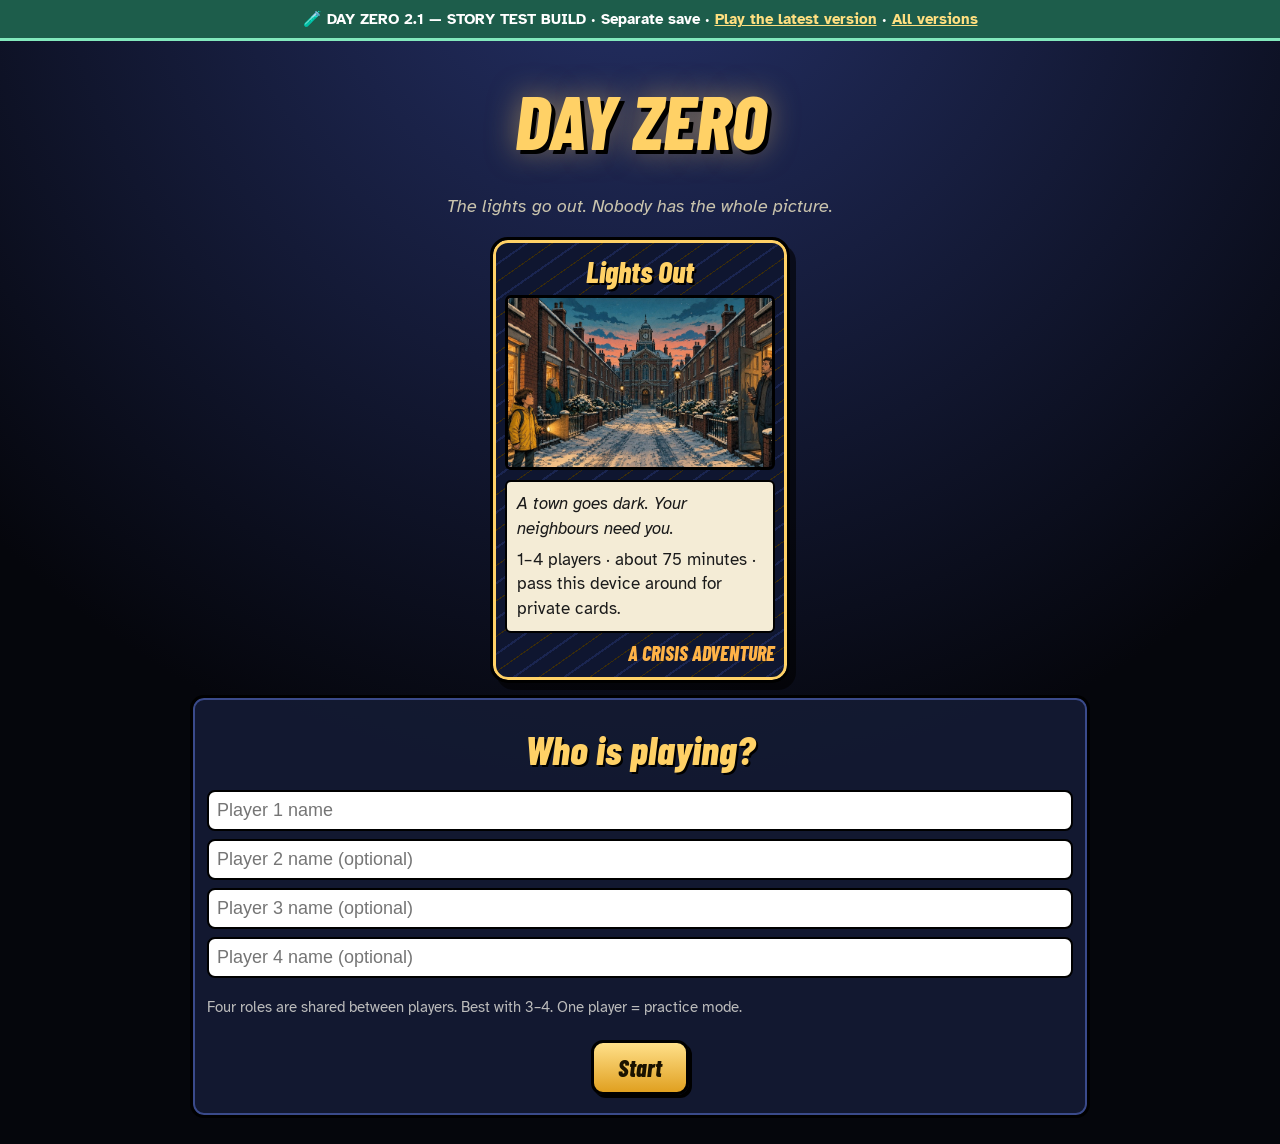
<file: dayzero21.html>
<!DOCTYPE html>
<html lang="en"><head><meta charset="utf-8"><meta name="viewport" content="width=device-width,initial-scale=1">
<title>Day Zero 2.1 — Story Edition</title>
<link rel="icon" href="favicon.svg" type="image/svg+xml"><link rel="alternate icon" href="favicon.ico">
<link href="https://fonts.googleapis.com/css2?family=Barlow+Condensed:ital,wght@1,800&family=Atkinson+Hyperlegible:ital,wght@0,400;0,700;1,400&family=Caveat:wght@600&display=swap" rel="stylesheet">
<style>
*{box-sizing:border-box}
body{margin:0;color:#eee;font:18px/1.45 'Atkinson Hyperlegible',sans-serif;background:radial-gradient(circle at 50% -10%,#26326a,#05060c 65%);min-height:100vh}
.w{max-width:1100px;margin:auto;padding:14px}
h1,h2,.btn,.ct,.sec{font-family:'Barlow Condensed',Impact,sans-serif;font-style:italic;font-weight:800}
h1{font-size:76px;color:#ffd166;text-align:center;margin:10px 0 0;text-shadow:4px 4px 0 #000,0 0 30px #ffd16688}
h2{font-size:40px;color:#ffd166;margin:8px 0;text-shadow:2px 2px 0 #000;text-align:center}
.sec{font-size:30px;color:#ffd166;border-bottom:3px solid #ffd16655;margin:26px 0 12px;text-shadow:2px 2px 0 #000}
.goal{background:linear-gradient(90deg,#c43d1f,#6a24a8);border:3px solid #000;border-radius:12px;padding:10px 16px;font-size:21px;margin:10px auto;max-width:900px;text-align:center;box-shadow:4px 4px 0 #000}
.btn{background:linear-gradient(#ffe08a,#e0a020);color:#1a1200;border:3px solid #000;border-radius:12px;padding:10px 24px;font-size:24px;cursor:pointer;box-shadow:3px 3px 0 #000;margin:6px}
.btn:disabled{opacity:.35}.btn.b{background:linear-gradient(#d6ddff,#8c99d8)}.btn.sm2{font-size:18px;padding:4px 14px}
.c{text-align:center}.row{display:flex;flex-wrap:wrap;gap:16px;justify-content:center}
.card{width:300px;border-radius:18px;padding:12px;border:3px solid #000;box-shadow:inset 0 0 0 3px var(--r,#ffd166),6px 7px 0 #0009;
background:repeating-linear-gradient(-35deg,#0f1630 0 13px,#1a2550 13px 15px,#0f1630 15px 28px,#3a2c0a 28px 29px)}
.ct{font-size:30px;line-height:1;color:#ffd166;text-align:center;padding:4px 2px 9px;text-shadow:2px 2px 0 #000}
.art{height:175px;border:3px solid #000;border-radius:6px;position:relative;overflow:hidden;display:flex;align-items:center;justify-content:center;font-size:76px;background:linear-gradient(135deg,#ff6b35,#7b2cbf 55%,#10002b)}
.art div{position:absolute;inset:0;background-size:cover;background-position:center}
.sm .art{height:64px;font-size:38px}
.box{background:#f4ecd6;color:#1b1b1b;border:2px solid #000;border-radius:6px;margin-top:10px;padding:10px;font-size:17px}
.fl{font-style:italic;margin-bottom:6px}
.hint{margin-top:8px;font-size:14px;background:#e6d9b3;border-radius:4px;padding:5px 7px}
.tag{text-align:right;font-family:'Barlow Condensed',sans-serif;font-style:italic;font-weight:800;color:#ffb347;font-size:20px;margin-top:6px}
.sk{font-family:Caveat,cursive;font-size:24px;line-height:1.15;background:#fffbe6}
.rel{display:inline-block;font-weight:700;font-size:13px;padding:2px 8px;border-radius:10px;border:2px solid #000;margin-bottom:6px}
.V{background:#2e8b57;color:#fff}.U{background:#ffbf47}.R{background:#aaa;border-style:dashed}
.clk{display:flex;gap:4px;margin-top:6px}.clk i{width:22px;height:22px;border:2px solid #000;border-radius:4px;background:#fff;font-style:normal;text-align:center;font-size:14px}.clk i.on{background:#e4572e}
.pn{background:#141a33ee;border:3px solid #000;border-radius:14px;padding:14px;margin:12px auto;max-width:900px;box-shadow:inset 0 0 0 2px #3a4a8a}
.trk{display:inline-block;background:#1c2448;border:2px solid #000;border-radius:10px;padding:6px 10px;margin:4px;min-width:118px;text-align:center}
.trk b{display:block;font-size:26px;color:#ffd166}.pp{color:#ff7a59;letter-spacing:2px}
.hb{display:inline-block;margin:4px;padding:6px 12px;border-radius:10px;border:2px solid #000;background:#3a3a3a}.hb.on{background:#2fbf71;color:#000}
.lg p{margin:6px 0;padding:7px 10px;background:#0f1430;border-left:6px solid #ffd166;border-radius:4px}
.lg p.ok{border-left-color:#2fbf71}.lg p.no{border-left-color:#e4572e}
.rb{border:3px solid;border-radius:12px;padding:12px 14px;margin:10px auto;background:#10162c;max-width:900px}
.rb h3{margin:0 0 6px;font-family:'Barlow Condensed',sans-serif;font-style:italic;font-size:28px}
.gd td{border-bottom:1px solid #334;padding:7px;vertical-align:top}.gd table{width:100%;border-collapse:collapse}
.opt{display:block;width:100%;text-align:left;font-size:22px}
.opt div{font:16px 'Atkinson Hyperlegible';font-style:normal;margin-top:3px}
select,input{font-size:18px;padding:8px;border-radius:8px;border:2px solid #000;width:100%;margin:4px 0}
.st{font-size:34px;color:#ffd166}.s{font-size:15px;color:#bbb}

/* Day Zero 2.0: inventory and exploration */
.dx-grid{display:grid;grid-template-columns:repeat(auto-fit,minmax(185px,1fr));gap:10px}
.dx-item{background:#20294f;border:2px solid #070a15;border-radius:11px;padding:10px;box-shadow:inset 0 0 0 1px #5666a6}
.dx-item b{color:#ffe08a}.dx-item small{color:#cbd2ec;display:block;line-height:1.35;margin-top:4px}
.dx-item .dx-icon{font-size:28px;display:inline-block;margin-right:6px}
.dx-place{border-left:4px solid #2fd09c}.dx-place.locked{border-left-color:#7c7e97;opacity:.83}.dx-place.done{border-left-color:#f0a500}
.dx-label{font-size:13px;font-weight:bold;letter-spacing:.035em;color:#ffca69}
.dx-note{font-size:15px;color:#dee4fa}
.preview-banner{position:sticky;top:0;z-index:100;background:#1d5d4b;border-bottom:3px solid #82e9bd;color:#fff;padding:10px 16px;font:700 15px 'Atkinson Hyperlegible',sans-serif;text-align:center}.preview-banner a{color:#ffdf80}
/* Day Zero 2.1 — narrated fiction */
.dz21-page{max-width:920px;margin:16px auto 24px;background:#101730;border:3px solid #090b18;border-radius:16px;overflow:hidden;box-shadow:0 9px 0 #0008}
.dz21-head{background:linear-gradient(115deg,#33224e,#162244);padding:20px 24px 14px}
.dz21-head h2{text-align:left;font-size:clamp(32px,5vw,48px);margin:5px 0;line-height:1.08}
.dz21-kicker{color:#ffcc70;font:italic 800 19px 'Barlow Condensed',Impact,sans-serif;text-transform:uppercase;letter-spacing:.07em}
.dz21-head span{color:#dfddeb;font-size:15px}
.dz21-hero{height:clamp(180px,36vw,295px);background:#1b2048}
.dz21-hero .art{height:100%;border:0;border-radius:0}
.dz21-prose{background:#f4ecd8;color:#28232b;padding:clamp(16px,4vw,32px);font:clamp(18px,2vw,21px)/1.58 Georgia,serif}
.dz21-prose p{margin:0 0 17px}.dz21-prose p:last-child{margin-bottom:0}
.dz21-reader{font:700 14px 'Atkinson Hyperlegible',sans-serif}
.dz21-prose .dz21-reader{border-bottom:1px solid #c6b49a;color:#645667;padding-bottom:10px;margin-bottom:16px}
.dz21-footer{padding:15px;text-align:center;background:#141c36}
.dz21-settings{border-left:5px solid #c593e5}.dz21-settings select{max-width:460px;margin:6px 0 15px}
.dz21-outro{border:2px solid #b88c4b;padding:18px 22px}.dz21-outro h3{font:italic 800 29px 'Barlow Condensed',Impact,sans-serif;color:#ffcf72;margin:7px 0}.dz21-outro p{margin:0;line-height:1.55}
@media(max-width:600px){.dz21-head{padding:14px}.dz21-hero{height:205px}.dz21-prose{padding:17px}}
</style></head><body><div class="preview-banner">🧪 DAY ZERO 2.1 — STORY TEST BUILD · Separate save · <a href="./">Play the latest version</a> · <a href="versions.html">All versions</a></div><div class="w" id="app"></div>
<script src="story21.js"></script>
<script>
const RL={SIG:{n:"Signal",ch:"Theo",c:"#4aa3ff",i:"📻"},QM:{n:"Quartermaster",ch:"Ines",c:"#f0a500",i:"📦"},MED:{n:"Medic",ch:"Pavel",c:"#e07ac0",i:"✚"},LOC:{n:"Local",ch:"Marta",c:"#2fd09c",i:"🏠"}};
const RO=["SIG","QM","MED","LOC"];
const ROLEX={SIG:{who:"Theo, 19, runs a local news channel and owns a radio.",knows:"Radio news, official messages and rumours. Some are true. Some are false.",does:"Check rumours, broadcast messages, call emergency services, run the hall's radio point.",why:"Without you, the group acts on false information. You decide what is true."},
QM:{who:"Ines, 46, runs the community hall.",knows:"What the hall has, how much fuel is left, and what every trip costs.",does:"Drive the van (deliver fuel, fetch food, wood and water), set up the generator.",why:"Almost every plan needs the van, and fuel is very limited. You decide what it's spent on."},
MED:{who:"Pavel, 38, a night-shift nurse.",knows:"Who is sick or at risk, and what is dangerous (like generators indoors).",does:"Treat people, climb to Mr Aldous, care for the most vulnerable.",why:"You protect everyone's Health, and you spot the deadly mistakes before they happen."},
LOC:{who:"Marta, 74, has lived on Mill Lane for 46 years.",knows:"The town: people, routes, history, and who owes whom a favour.",does:"Talk to people (the caretaker, shop owners, the depot) and open doors others can't.",why:"Many solutions start with knowing the right person. You hold the maps."}};
const RES=[["🥫","Supplies","Food, drinking water and batteries for everyone at the hall.","Freezer food (+2).","Sharing with others, batteries for the radio point, water for the tower block.","If Supplies are 1 or less, the cold hurts more."],
["❤️","Health","How well your neighbours are.","The Medic treats people (+1).","Threats that go wrong, cold nights, failed care.","At 0, the game ends badly."],
["🤝","Cohesion","How united your group is.","Comforting people, good decisions, a warm hall.","Fear, failures, bad decisions.","At 0, the game ends: everyone for themselves."],
["🏘️","Trust","How much the wider community trusts the hall.","Helping others, telling the truth.","False messages, refusing help.","Some help needs Trust 3+ (e.g. council water)."],
["⛽","Fuel","Runs the van and the generator. Only the Quartermaster spends it.","Finding the fuel reserve.","Every van trip. The generator needs 1 per act.","At 0: no van trips, and the generator stops."],
["📻","Signal","Theo's radio time. Only the Signal spends it.","—","Checking rumours, broadcasts, emergency calls.","At 0: no more checking or broadcasting."],
["✚","Medkits","Medical supplies. Only the Medic spends them.","—","Treating people.","At 0: no more treatment."],
["🏠","Contacts","Favours Marta can call in. Only the Local spends them.","—","Special requests, like the bus depot.","At 0: no more favours."],
["⏳","Crisis","Time pressure.","—","Rises every round, and when any threat clock fills.","At 10, the final round starts immediately."]];
const EV={1:["Lights Out","Thursday 18:04 · Night","🌑","The lights flicker, then go out. Not just your street — the whole town is dark. Phones still work, for now. Someone knocks on the hall door: “Is anyone organising things here?” You look at each other. It seems you are."],
2:["The First Night","Thursday 23:00 · Night","🕯️","The town is quiet and cold. Across the river, the clinic's lights flicker. Mrs Lindqvist from the supermarket is at the door: “My freezers are full. What do I do?” Behind her, neighbours want to know what the hall has."],
3:["Morning Without Power","Friday 09:00","🚰","A silent town wakes up. No traffic lights, no radios in kitchens. On the hill streets, the taps are sputtering. Three people from the Hillside estate wait at the door with empty bottles."],
4:["Phones Go Quiet","Friday 17:00","📵","One by one, phones show “No Service”. The mobile masts have run out of battery. Car horns across town: a long queue at the petrol station. Someone says a fuel tanker is coming."],
5:["Rumours in the Dark","Saturday 12:00","🗞️","People are tired and scared. A note passes from house to house: “Thieves are breaking into homes on Mill Lane.” Theo looks pale: “Someone says this blackout wasn't an accident.” The forecast: freezing tomorrow night."],
6:["The Coldest Night","Saturday 22:00 · Night","❄️","Frost covers the windows. Your breath turns white indoors. Then the radio crackles: a grid repair crew has reached Kelderwick! But fallen lines block the main roads in the dark. They need help."],
7:["Restoration","Sunday 16:00","💡","The third day fades. The council speaks on the radio: “Power will return in stages. Tell us where it is needed first.” Everyone in the hall turns to look at you. This is the final round."]};
const GOAL={1:"Help Mr Aldous, and start building the Hub (Warmth, Water, Information).",2:"Save the clinic, grab the freezer food, and decide about the hall's stores.",3:"The water is running out. Fill containers before the taps stop, and help the tower block.",4:"Phones are dead. Calm the petrol crowd, find fuel, and decide who gets the clinic bed.",5:"Fight rumours with facts, and prepare for the freezing night.",6:"Keep people warm, and get the repair crew to the substation.",7:"Final round! Finish the Hub, and choose where the power goes first."};
const TH={T2:["Mr Aldous's Oxygen","Tower block",3,"His daughter calls: “Dad's breathing machine is beeping. He's on the 9th floor. Please help.”","Health −2, Cohesion −1"],
T1:["Clinic Generator","Clinic, across the river",3,"The clinic's lights flicker. Their generator is running — but for how long?","Health −2. Mr Aldous can't go to the clinic."],
O1:["Supermarket Freezers","Supermarket, across the river",3,"Mrs Lindqvist's freezers are full of food. Soon it will spoil.","The food spoils."],
T3:["Failing Water","Whole town",3,"The water tower is slowly emptying. Nobody knows exactly when the taps will stop.","Taps stop. Supplies −1. No more filling at the hall."],
T4:["Tower Block Water","Tower block",3,"The upper floors have no water. The pumps need electricity.","Health −1, Trust −1"],
T6:["Petrol Station Crowd","Petrol station",3,"Cars queue down the road. People are angry. Everyone wants fuel.","Trust −2, Cohesion −1"],
O2:["Fuel Reserve","Somewhere in town",3,"Somewhere in Kelderwick there is fuel. Who has it?","The chance is gone."],
T8:["Candle Fire","Marta's street",2,"Smoke from a house on Marta's street. Someone used candles for light.","Health −2, Supplies −1, Cohesion −1"],
T9:["Break-in Rumour","Mill Lane",2,"People are scared. Some talk about guarding their homes at night.","Cohesion −2, Trust −1"],
T7:["Cold Snap","Whole town",0,"Below freezing from tomorrow night. Without Warmth at the hall, people suffer.","Each round without Warmth: Health −1"],
T10:["Grid Crew","Council point → substation",2,"The repair crew is ready, but they can't reach the substation alone.","No power this weekend. Health −1."]};
const HINT={T2:"Clues: 🏠 Local (how to get in) and ✚ Medic (what he needs).",T1:"Clues: 📻 Signal and 🏠 Local (which bridge?), 📦 Quartermaster (cost).",O1:"Clues: 🏠 Local (who to ask) and 📦 Quartermaster (the van).",T3:"Clues: 📦 Quartermaster (how to fill) and 🏠 Local (when it runs out).",T4:"Clues: ✚ Medic, 🏠 Local and 📦 Quartermaster.",T6:"Clues: 📻 Signal (the rumour), 📦 Quartermaster (pumps), 🏠 Local (owner).",O2:"Clues: 🏠 Local (where) and 📦 Quartermaster (how).",T8:"Clues: 📻 Signal (how to call help) and 🏠 Local.",T9:"Clues: 📻 Signal and 🏠 Local. ✚ Medic can help.",T7:"Get Warmth running at the hall before tomorrow night.",T10:"Needs 3 things: a guide (🏠 knows the routes), fuel (📦) and radio (📻)."};
const IC={T2:"🫁",T1:"🏥",O1:"🧊",T3:"💧",T4:"🏢",T6:"⛽",O2:"🛢️",T8:"🔥",T9:"🚨",T7:"🥶",T10:"⚡"};
const IN={1:{SIG:[["V","Radio: the grid operator confirms a major fault. No time for repairs yet."],["R","Social media post: “Power back by midnight! My cousin works at the power station.” (2,000 shares)"],["V","Phones still work, but messages take minutes."]],
QM:[["V","Hall inventory: 3 Fuel · the van · 1 generator in the storeroom (not tested for 2 years) · 20 empty water containers · 1 box of batteries · an old wood stove (no wood)."],["V","Van trips cost Fuel. Delivering fuel also costs the fuel you deliver."]],
MED:[["V","Mr Aldous uses a breathing machine. Its battery lasts about 6 hours."],["V","Generators make carbon monoxide. You can't see or smell it. A generator must NEVER run inside a building."],["V","Home oxygen users usually keep a backup cylinder. Mr Aldous may have one."]],
LOC:[["V","Sketch of the tower block: the lift is crossed out. The back stairs are “LOCKED AT NIGHT”. Note: Mr Osei, caretaker, has the keys.",1],["V","Sketch of the hall from above: a small roofed corner OUTSIDE by the north wall, circled: “good shelter”. The storeroom has no windows.",1],["V","Bram Hollis at the woodyard sells firewood. Grumpy, but fair."],["U","“In the 1998 storm, the taps ran dry after the first day.”"]]},
2:{SIG:[["U","Clinic volunteer: “Our generator has fuel until tomorrow morning.”"],["V","Police: “The EAST Bridge is closed — flooding. Use the West Bridge.”"],["V","Card machines don't work. Cash only."],["R","“The army is bringing free generators tonight!”"]],
QM:[["V","Van to the clinic: West Bridge = 1 Fuel trip + 1 delivered = 2 Fuel. East Bridge = 2 + 1 = 3 Fuel."],["V","Supermarket freezer food = +2 Supplies. Van trip: 2 Fuel."]],
MED:[["V","The clinic has 4 patients on oxygen. If its generator stops, they're in danger."],["V","The clinic could take ONE more patient — only while its power is safe."],["V","A full freezer keeps food frozen about 2 days; half-full, about 1 day."]],
LOC:[["U","Sketch of both bridges: wavy lines over the East Bridge. “Floods every time it rains like this.”",1],["V","Mrs Lindqvist owes Marta a favour — Marta fed her cat for a month."],["V","Mr Osei says three older people live above the 6th floor."]]},
3:{SIG:[["V","Council: “Save water. Drinking and cooking only.”"],["U","Water board: “Supply should continue until Saturday.”"],["R","“The clinic is evacuating!”"]],
QM:[["V","Filling the 20 containers at the kitchen tap takes TWO fill actions."],["V","If the generator is running, it needs 1 Fuel at the start of each act."]],
MED:[["V","Older people on the top floors can't do the stairs. A water point downstairs won't help them — someone must carry water UP."],["V","People need 2–3 litres of drinking water a day."]],
LOC:[["V","Hillside's water tank broke last month. Never repaired."],["V","Mr Osei will run a ground-floor water point if someone brings water."],["V","Mr Osei's daughter works at the water company: “The tower will be empty by Saturday afternoon.”"]]},
4:{SIG:[["V","Phones and internet have stopped. Only radios work."],["V","Emergency calls only through the council radio relay."],["R","“A fuel tanker is coming to the petrol station tonight!”"]],
QM:[["V","Petrol pumps need electricity. Without power, they CANNOT work."],["V","At a fuel store, the van can fill up and pay for the trip from what it collects."]],
MED:[["V","The clinic has one bed left. Mr Aldous needs oxygen. Mrs Petrova, 88, lives alone in a freezing house."],["V","Candles cause many house fires. Torches are safer."]],
LOC:[["V","Mr Haddad owns the petrol station. He'll put up a sign — but only if you can tell him the truth."],["V","Ruth Adeyemi runs the bus depot. Big diesel tank. She owes the hall a favour."],["V","Mrs Petrova on Marta's street has no heating. She lights candles every evening."]]},
5:{SIG:[["R","Note: “Thieves are breaking into homes on Mill Lane. Guard your doors.”"],["U","Radio contact: “The blackout was sabotage. Someone at the grid company told me.”"],["V","Weather service: below freezing tomorrow night."]],
QM:[["V","The generator needs 1 Fuel tomorrow night. The wood stove needs none once it has wood."]],
MED:[["V","Most at risk from cold: Mrs Petrova, Mr Aldous, two babies in the tower block."],["V","One shared warm room is safer than people alone in cold houses."]],
LOC:[["V","Marta asked around: Mrs Grant heard her grandson's video game and thought it was a break-in."],["V","Bram Hollis has plenty of wood if the hall asks."]]},
6:{SIG:[["V","Crew on channel 4: “We need a guide, 1 Fuel at the substation, and someone on the radio.”"],["V","Tonight: minus 6 degrees."],["R","“Power back for everyone at midnight!”"]],
QM:[["V","Taking 1 Fuel to the substation: van trip 1 + 1 delivered = 2 Fuel."]],
MED:[["V","Danger signs of cold: strong shivering, confusion, slow speech, sleepiness."],["V","Stay warm: layers, hats, blankets, food, warm drinks, one room."]],
LOC:[["V","Sketch: the old mill path, down through Hillside and over a wooden footbridge. “Safe, even at night.”",1],["V","In daylight the crew could use the West Bridge. The East is still under water."]]},
7:{SIG:[["V","Council: power returns in stages. They ask where it's needed first."],["V","Photo from a crew member: the substation lock was opened, not forced. Someone used a key.",1]],
QM:[["V","Final check: make sure Warmth, Water and Information are running."]],
MED:[["V","Tower block: babies and older people on the top floors. Power there means water and the lift."]],
LOC:[["V","Marta counted: 120 people in the tower block, 40 on the clinic street, 60 at the hall."]]}};
let S=null;
const sv=()=>localStorage.setItem("dz2_story21_root",JSON.stringify(S));
const tr=(k,n)=>{S.t[k]=Math.max(0,Math.min(6,S.t[k]+n))};
const act=id=>{const x=S.th[id];return !!x&&!x.res&&!x.fail};
const esc=s=>String(s).replace(/[<>&"]/g,c=>({"<":"&lt;",">":"&gt;","&":"&amp;",'"':"&quot;"}[c]));
const T=[];const TI={};

// --- Day Zero 2.0: discoveries and inventory. No change to core round/action economy. ---
const DZ_ITEMS={
 batteries:{name:"Spare Batteries",icon:"🔋",kind:"CONSUMABLE",use:"Combine with the Emergency Receiver to improve communications."},
 receiver:{name:"Emergency Receiver",icon:"📡",kind:"EQUIPMENT",use:"Theo can tune this using batteries to uncover a dated message."},
 route:{name:"Caretaker's Route Sketch",icon:"🗺️",kind:"INTELLIGENCE",use:"Combine with a worklight to examine the old mill route."},
 blankets:{name:"Thermal Blankets",icon:"🧣",kind:"CONSUMABLE",use:"Pavel can protect the vulnerable from one later cold-related health loss."},
 log:{name:"Clinic Service Log",icon:"📋",kind:"EVIDENCE",use:"Theo or Marta can examine its unusual maintenance timestamp."},
 worklight:{name:"Portable Worklight",icon:"🔦",kind:"EQUIPMENT",use:"Marta can use this with the route sketch to guide the crew."}
};
const DZ_LOC={
 hall:{name:"Community Hall Storeroom",icon:"🏠",ids:["batteries","receiver"],help:"Available immediately. Searching competes with urgent community work."},
 tower:{name:"Tower Block Cupboard",icon:"🏢",ids:["route","blankets"],help:"Mr Osei must first unlock the stairs. Blankets become available from Round 3."},
 clinic:{name:"Riverside Clinic Maintenance",icon:"🏥",ids:["log","worklight"],help:"Available once the clinic generator has been refuelled."}
};
function dzInit(){
 if(!S)return null;
 if(!S.dx||typeof S.dx!=="object")S.dx={};
 const d=S.dx;
 if(!Array.isArray(d.inventory))d.inventory=[];
 if(!d.searched||typeof d.searched!=="object")d.searched={};
 for(const id of Object.keys(DZ_LOC))if(!Number.isSafeInteger(d.searched[id])||d.searched[id]<0)d.searched[id]=0;
 if(!d.used||typeof d.used!=="object")d.used={};
 if(!d.clues||typeof d.clues!=="object")d.clues={};
 if(!Array.isArray(d.history))d.history=[];
 if(!Number.isInteger(d.coldShield)||d.coldShield<0)d.coldShield=0;
 return d;
}
function dzHas(id){return dzInit().inventory.includes(id)}
function dzOpen(id){
 if(id==="hall")return S.round>=1;
 if(id==="tower")return !!S.f.acc;
 if(id==="clinic")return S.round>=2&&!!(S.th.T1&&S.th.T1.res);
 return false;
}
function dzNext(id){
 const d=dzInit(),loc=DZ_LOC[id];if(!loc||!dzOpen(id))return null;
 const item=loc.ids[d.searched[id]];
 if(!item||dzHas(item))return null;
 if(item==="blankets"&&S.round<3)return null;
 return item;
}
function dzFind(id){
 const item=dzNext(id),d=dzInit();if(!item)return "✖ Nothing else can be found here right now.";
 d.inventory.push(item);d.searched[id]++;
 d.history.push({round:S.round,action:"found",item:item,place:id});
 return "🎒 Discovered "+DZ_ITEMS[item].icon+" "+DZ_ITEMS[item].name+" at "+DZ_LOC[id].name+". Added to the team's shared inventory.";
}
function dzRemove(id){const d=dzInit(),i=d.inventory.indexOf(id);if(i>=0)d.inventory.splice(i,1)}
function dzCan(id){
 const d=dzInit();if(d.used[id])return false;
 if(id==="receiver")return S.round>=2&&dzHas("batteries")&&dzHas("receiver");
 if(id==="blankets")return S.round>=3&&dzHas("blankets")&&!d.coldShield;
 if(id==="log")return S.round>=2&&dzHas("log");
 if(id==="route")return S.round>=6&&dzHas("route")&&dzHas("worklight")&&!S.f.e2&&act("T10")&&!S.f.guide;
 return false;
}
function dzUse(id){
 if(!dzCan(id))return "✖ Required equipment or conditions are missing.";
 const d=dzInit();let result="";
 if(id==="receiver"){
  dzRemove("batteries");S.a.signal=Math.min(6,S.a.signal+1);d.clues.dispatch=1;
  result="📡 Theo tunes the receiver. Signal +1 (maximum 6). An earlier-dated grid-crew transmission is recorded in the evidence journal. It does not prove sabotage.";
 }else if(id==="blankets"){
  dzRemove("blankets");d.coldShield=1;
  result="🧣 Pavel distributes thermal blankets. The next eligible cold-related Health loss will be reduced by 1.";
 }else if(id==="log"){
  d.clues.service=1;
  result="📋 The clinic service log contains a maintenance work order dated before the blackout. Its significance is unclear. Evidence added to the journal.";
 }else if(id==="route"){
  S.f.guide=1;
  result="🗺️ Marta uses the sketch and worklight to locate a service route. The grid crew still needs fuel and radio coordination.";
 }
 d.used[id]=1;d.history.push({round:S.round,action:"used",item:id});
 return result;
}
function dzCold(n,E){
 const d=dzInit();let penalty=n;
 if(n>0&&d.coldShield){penalty=Math.max(0,n-1);d.coldShield=0;E.push("🧣 Thermal blankets prevent 1 point of cold-related Health loss.");}
 tr("health",-penalty);return penalty;
}
function dzJournal(){
 const d=dzInit(),arr=[];
 if(d.clues.service)arr.push("📋 The clinic work order was dated before the blackout, but the reason is unknown.");
 if(d.clues.dispatch)arr.push("📡 An earlier-dated repair transmission suggests grid work was discussed in advance.");
 return arr;
}
function dzPanel(){
 const d=dzInit(),ids=d.inventory,ev=dzJournal();
 const possessions=ids.length?ids.map(id=>{
  const x=DZ_ITEMS[id];return '<div class="dx-item"><span class="dx-icon">'+(x?x.icon:"📦")+'</span><b>'+esc(x?x.name:id)+'</b><div class="dx-label">'+(x?x.kind:"ITEM")+'</div><small>'+esc(x?x.use:"")+'</small></div>';
 }).join(""):'<p class="dx-note">Nothing found yet. Explore locations using your normal action slots; you do not need to collect everything.</p>';
 const locs=Object.keys(DZ_LOC).map(id=>{
  const x=DZ_LOC[id],left=dzNext(id),open=dzOpen(id),done=d.searched[id]>=x.ids.length;
  const status=done?"CLEARED":left?"SEARCHABLE":open?"NOTHING AVAILABLE YET":"LOCKED";
  const cls=done?"done":open?"":"locked";
  return '<div class="dx-item dx-place '+cls+'"><b>'+x.icon+" "+x.name+'</b><div class="dx-label">'+status+'</div><small>'+esc(x.help)+'</small></div>';
 }).join("");
 return '<div class="sec">🎒 Discovered equipment</div><div class="pn"><div class="dx-grid">'+possessions+'</div>'+
 (d.coldShield?'<p class="dx-note">🧣 Thermal protection ready: next cold-related Health loss −1.</p>':"")+'</div>'+
 '<div class="sec">🗺️ Explore Kelderwick</div><div class="pn"><p class="dx-note">Each search uses one normal role action. Roles may share what they find. Not every item can be obtained in one playthrough.</p><div class="dx-grid">'+locs+'</div></div>'+
 '<div class="sec">🔎 Evidence journal</div><div class="pn">'+(ev.length?ev.map(e=>'<p>'+esc(e)+'</p>').join(""):'<p class="dx-note">No physical evidence investigated yet. Rumours and official reports are not automatically proof.</p>')+'</div>';
}
function dzEpilogue(){
 const d=dzInit(),a=!!d.clues.service,b=!!d.clues.dispatch;
 if(a&&b)return "You found both an early maintenance work order and a dated repair transmission. They raise further questions about the timing, but neither proves sabotage. The team decides to keep investigating.";
 if(a)return "The clinic's unusually dated work order remains unexplained. Without more evidence, you cannot say whether it relates to the blackout.";
 if(b)return "The old grid-crew transmission hints that maintenance was discussed earlier than expected, but it does not establish what caused the failure.";
 return "You kept the town going, but found no further documentary evidence about the cause of the failure.";
}
// --- end Day Zero 2.0 shared-inventory rules ---

function K(id,who,step,label,av,run,o={}){const t=Object.assign({id,who,step,label,av,run},o);t.ix=T.length;T.push(t);TI[id]=t}
const inv=(id,l,av,txt,f)=>K(id,"SIG",2,"Investigate: "+l,()=>av()&&!S.f[id],()=>{S.f[id]=1;if(f)S.f[f]=1;return "🔎 "+txt},{cost:{signal:1}});
inv("iMid","the “power back by midnight” post",()=>S.round<=3,"No official source. The account was created today. Probably false.");
inv("iArm","the “army generators” rumour",()=>S.round>=2&&S.round<=3,"Nobody official said this. False.");
inv("iEva","“the clinic is evacuating”",()=>S.round>=3&&S.round<=4,"False. The clinic is staying open.");
inv("iWat","the water board's estimate",()=>S.round>=3&&S.round<=5,"The message is from Thursday. They don't really know.");
inv("iTan","the fuel tanker rumour",()=>act("T6"),"No tanker is planned. Someone misread an old post.","tank");
inv("iBrk","the thieves note",()=>act("T9"),"Mrs Grant heard a video game. Nothing was stolen.","brk");
inv("iSab","the sabotage claim",()=>S.round>=5,"A friend of a friend “heard it at work”. No evidence.");
K("gTest","ANY",2,"Test the old generator",()=>!S.f.gTest,()=>{S.f.gTest=1;return "🔧 It works. It needs 1 Fuel to start, and 1 Fuel at the start of each new act."});
[["N","outside, in the sheltered corner by the north wall"],["S","outside, in the open south yard"],["ST","in the storeroom"],["MH","in the main hall"]].forEach(([k,w])=>
K("g"+k,"QM",2,"Set up the generator "+w,()=>S.f.gTest&&!S.hub.warmth,()=>{S.f.gFuel=1;S.hub.warmth=true;S.wt="gen";S.f.gPos=k;
if(k==="N")return "🔥 The generator hums outside, sheltered. Warmth: RUNNING.";if(k==="S")return "🔥 The generator runs in the open yard. Warmth: RUNNING… for now.";
S.f.e5=S.round+1;return "🔥 The generator runs "+w+". It gets warm. Warmth: RUNNING."},{sh:()=>!S.hub.warmth,cost:()=>S.f.gFuel?{}:{fuel:1},no:"Nobody has tested the generator yet."}));
K("wood","LOC",2,"Ask Bram Hollis for firewood",()=>!S.f.wood&&!S.hub.warmth,()=>{S.f.wood=1;return "🪵 Bram grumbles: “Fine. Send your van.”"});
K("woodV","QM",3,"Fetch firewood by van",()=>S.f.wood&&!S.hub.warmth,()=>{S.hub.warmth=true;S.wt="stove";return "🔥 The old stove crackles to life. Warmth: RUNNING."},{cost:{fuel:1},sh:()=>!S.hub.warmth,no:"Bram hasn't agreed yet."});
K("fill","ANY",2,"Fill water containers at the kitchen tap",()=>!S.hub.water&&!S.f.dry,()=>{S.f.fill=(S.f.fill||0)+1;if(S.f.fill>=2){S.hub.water=true;return "💧 All 20 containers are full. Water: RUNNING."}return "💧 Half full. One more fill needed."},{no:"The taps are dry."});
K("cw","LOC",2,"Ask the council officer for water",()=>S.f.dry&&!S.hub.water&&!S.f.cw,()=>{if(S.t.trust>=3){S.f.cw=1;return "🏛️ The officer agrees. Send the van."}return "🏛️ “We don't know you.” (Needs Trust 3+.)"});
K("cwV","QM",3,"Collect council water by van",()=>S.f.cw&&!S.hub.water,()=>{S.hub.water=true;return "💧 Water: RUNNING."},{cost:{fuel:2},sh:()=>S.f.dry&&!S.hub.water,no:"The council hasn't agreed."});
K("info","SIG",2,"Set up the hall's radio point and noticeboard",()=>!S.hub.info,()=>{S.hub.info=true;return "📻 Information: RUNNING."},{cost:{signal:1,supplies:1}});
K("osei","LOC",2,"Ask Mr Osei to unlock the tower block stairs",()=>act("T2")&&!S.f.acc,()=>{S.f.acc=1;S.r.osei=1;return "🔑 Mr Osei unlocks the back stairs and leaves the door open."});
K("aldT","MED",3,"Climb to Mr Aldous and help him",()=>act("T2")&&!S.f.stab,()=>{if(!S.f.acc)return "🚪 The back door is locked. Pavel can't get in.";S.f.stab=1;S.th.T2.clock=0;S.f.pT2=Math.max(3,S.round+1);return "🫁 Pavel finds the backup cylinder. Mr Aldous is stable — for now."});
K("aldW","MED",2,"Travel with Mr Aldous to the clinic",()=>act("T2")&&S.dec.DL3==="aldous",()=>{S.r.withA=1;return "🧳 Pavel gets ready to travel."});
K("aldV","QM",3,"Drive Mr Aldous to the clinic",()=>act("T2")&&S.r.withA&&S.th.T1.res,()=>{S.th.T2.res=true;return "✅ Mr Aldous reaches the clinic safely."},{cost:{fuel:2},sh:()=>act("T2")&&S.dec.DL3==="aldous",no:"He needs the Medic with him, and the clinic needs power."});
K("aldC","MED",3,"Climb to Mr Aldous with a medkit",()=>S.f.care&&S.round===6&&!S.f.cared,()=>{S.f.cared=1;return "🩺 Mr Aldous is safe tonight."},{cost:{medkits:1}});
K("fW","QM",3,"Deliver fuel to the clinic via the WEST Bridge",()=>act("T1"),()=>{S.th.T1.res=true;return "✅ The clinic generator is refuelled."},{cost:{fuel:2}});
K("fE","QM",3,"Deliver fuel to the clinic via the EAST Bridge",()=>act("T1"),()=>{S.a.fuel++;return "🌊 The East Bridge is flooded! The van turns back."},{cost:{fuel:3}});
K("lind","LOC",2,"Talk to Mrs Lindqvist about her freezer food",()=>act("O1")&&!S.f.lind,()=>{S.f.lind=1;return "🛒 “For Marta, anything. Send your van.”"});
K("frz","QM",3,"Collect the freezer food by van",()=>act("O1")&&S.f.lind,()=>{tr("supplies",2);S.th.O1.res=true;return "✅ Supplies +2."},{cost:{fuel:2},sh:()=>act("O1"),no:"Mrs Lindqvist hasn't agreed yet."});
K("t4w","ANY",2,"Carry water to the tower block",()=>act("T4")&&!S.f.t4w,()=>{S.f.t4w=1;return "💧 Water delivered to the entrance."},{cost:{supplies:1}});
K("t4p","LOC",2,"Ask Mr Osei to run a ground-floor water point",()=>act("T4")&&!S.f.t4p,()=>{S.f.t4p=1;return "🚰 Mr Osei sets up a table."});
K("t4u","ANY",2,"Carry water up to the top floors",()=>act("T4")&&!S.f.t4u,()=>{S.f.t4u=1;return "🧗 You climb with water for the older residents."});
K("bA","SIG",2,"Broadcast: “A tanker is coming tonight.”",()=>act("T6"),()=>{S.th.T6.clock++;tr("trust",-1);return "📢 The crowd waits for nothing. Clock +1, Trust −1."},{cost:{signal:1}});
K("bB","SIG",2,"Broadcast: “No tanker is coming, and the pumps can't work without power.”",()=>act("T6"),()=>{S.th.T6.res=true;return "✅ The crowd slowly leaves."},{cost:{signal:1}});
K("bC","SIG",2,"Broadcast: “A tanker comes tomorrow, but the pumps can't work.”",()=>act("T6"),()=>{S.r.t6=1;return "📢 Half right. Some stay. (Clock paused.)"},{cost:{signal:1}});
K("had","LOC",2,"Talk to Mr Haddad at the petrol station",()=>act("T6"),()=>{if(S.f.tank){S.th.T6.res=true;return "✅ Mr Haddad puts up a clear sign. The queue melts away."}return "⛽ “Is a tanker coming or not?” You don't know. No sign."});
K("dep","LOC",2,"Ask Ruth at the bus depot for diesel",()=>act("O2")&&!S.f.dep,()=>{S.f.dep=1;return "⛽ “Bring your van.”"},{cost:{contacts:1}});
K("depV","QM",3,"Fill up the van at the bus depot",()=>act("O2")&&S.f.dep,()=>{S.a.fuel+=2;S.th.O2.res=true;return "✅ Fuel +2 (after the trip)."},{sh:()=>act("O2"),no:"Ruth hasn't agreed yet."});
K("fR","SIG",2,"Call the fire service via the council radio relay",()=>act("T8")&&!S.f.fR,()=>{S.f.fR=1;S.r.fire=1;return "📻 The fire service is coming."},{cost:{signal:1}});
K("fH","ANY",2,"Help neighbours get out (never fight the fire)",()=>act("T8")&&!S.f.fH,()=>{S.f.fH=1;S.r.fire=1;return "🏃 You help people outside."});
K("bT","SIG",2,"Broadcast the truth about the thieves note",()=>act("T9"),()=>{if(S.f.brk){S.th.T9.res=true;return "✅ “It was a video game.” Relief and laughter."}tr("trust",-1);return "📢 You don't know the truth yet. Confusion. Trust −1."},{cost:{signal:1}});
K("wat","ANY",2,"Organise a night watch",()=>act("T9")&&!S.f.wat,()=>{S.f.wat=1;return "🔦 Volunteers will watch the street."});
K("wel","LOC",2,"Organise welfare visits to neighbours",()=>act("T9")&&!S.f.wel,()=>{S.f.wel=1;return "🚪 Marta organises visits."});
K("welM","MED",2,"Join welfare visits to vulnerable neighbours",()=>act("T9")&&!S.f.welM,()=>{S.f.welM=1;return "🩺 Pavel joins the visits."});
K("gM","ANY",2,"Guide the crew by the old mill path",()=>act("T10")&&!S.f.e2&&(S.round===7||S.dec.DL5==="tonight"),()=>{S.f.guide=1;return "🧭 Over the old mill footbridge."},{sh:()=>act("T10"),no:"The path is closed to you (decision or barrier)."});
K("gW","ANY",2,"Guide the crew over the West Bridge",()=>act("T10")&&S.round===7,()=>{S.f.guide=1;return "🧭 Over the West Bridge in daylight."},{sh:()=>act("T10"),no:"Main roads are too dangerous in the dark."});
K("gE","ANY",2,"Guide the crew over the East Bridge",()=>act("T10")&&S.round===7,()=>"🌊 Still flooded. The crew turns back.",{sh:()=>act("T10"),no:"Main roads are too dangerous in the dark."});
K("cF","QM",3,"Take 1 Fuel to the substation",()=>act("T10")&&!S.f.cF,()=>{S.f.cF=1;return "⛽ Fuel delivered."},{cost:{fuel:2}});
K("cR","SIG",2,"Coordinate the crew by radio",()=>act("T10")&&!S.f.cR,()=>{S.f.cR=1;return "📻 Theo talks them through."},{cost:{signal:1}});
K("calm","ANY",2,"Calm the crowd at the substation",()=>act("T10")&&S.f.e6&&!S.f.calm,()=>{S.f.calm=1;return "🤝 The crowd calms."},{sh:()=>act("T10")&&S.f.e6});
K("trt","MED",3,"Treat sick neighbours at the hall",()=>S.t.health<6,()=>{tr("health",1);return "🩹 Health +1."},{cost:{medkits:1}});
K("cmf","ANY",2,"Comfort scared neighbours at the hall",()=>!S.r.cmf,()=>{S.r.cmf=1;tr("cohesion",1);return "🤗 Cohesion +1."},{no:"Someone is already doing this."});

// Day Zero 2.0: discoveries (step 1) and item uses (step 2).
K("exHall","ANY",1,"Search community hall storeroom",()=>!!dzNext("hall"),()=>dzFind("hall"),{no:"Nothing is currently searchable at the hall."});
K("exTower","ANY",1,"Search tower block caretaker cupboard",()=>!!dzNext("tower"),()=>dzFind("tower"),{no:"Tower access is locked or nothing is ready to find."});
K("exClinic","ANY",1,"Search clinic maintenance room",()=>!!dzNext("clinic"),()=>dzFind("clinic"),{no:"The clinic must be safe and accessible before searching."});
K("useReceiver","SIG",2,"Combine receiver and batteries",()=>dzCan("receiver"),()=>dzUse("receiver"),{no:"Theo needs both the receiver and batteries (Round 2 or later)."});
K("useBlankets","MED",2,"Distribute thermal blankets",()=>dzCan("blankets"),()=>dzUse("blankets"),{no:"Pavel needs blankets (Round 3 or later)."});
K("useLogSIG","SIG",2,"Examine clinic maintenance record",()=>dzCan("log"),()=>dzUse("log"),{no:"You need the clinic service log first."});
K("useLogLOC","LOC",2,"Examine clinic maintenance record",()=>dzCan("log"),()=>dzUse("log"),{no:"You need the clinic service log first."});
K("useRoute","LOC",2,"Survey old mill service route with worklight",()=>dzCan("route"),()=>dzUse("route"),{no:"Marta needs both items, an active grid-crew crisis, and an open route."});
const cost=t=>typeof t.cost==="function"?t.cost():(t.cost||{});
const CN={fuel:"Fuel",signal:"Signal",supplies:"Supplies",medkits:"Medkit",contacts:"Contact"};
const ctx=c=>{const k=Object.keys(c);return k.length?" ("+k.map(x=>c[x]+" "+CN[x]).join(", ")+")":""};
const have=c=>Object.keys(c).every(k=>(k==="supplies"?S.t.supplies:S.a[k])>=c[k]);
const pay=c=>{for(const k in c)k==="supplies"?tr("supplies",-c[k]):S.a[k]-=c[k]};
const GRP={"🏠 Build the Hub":["gTest","gN","gS","gST","gMH","wood","woodV","fill","cw","cwV","info"],"🫁 Mr Aldous":["osei","aldT","aldW","aldV","aldC"],"🏥 Clinic":["fW","fE"],"🧊 Freezer food":["lind","frz"],"🏢 Tower block water":["t4w","t4p","t4u"],"⛽ Petrol crowd":["iTan","bA","bB","bC","had"],"🛢️ Fuel reserve":["dep","depV"],"🔥 Candle fire":["fR","fH"],"🚨 Break-in rumour":["iBrk","bT","wat","wel","welM"],"⚡ Grid crew":["gM","gW","gE","cF","cR","calm"],"🔎 Check rumours":["iMid","iArm","iEva","iWat","iSab"],"❤️ Look after people":["trt","cmf"],"🎒 Search for equipment":["exHall","exTower","exClinic"],"🧩 Combine & use items":["useReceiver","useBlankets","useLogSIG","useLogLOC","useRoute"]};
const DL={DL1:["QM","Open the Stores?","🥫","Neighbours at the door: “The hall has food. Will you share it now?” Some are scared. Some are angry.",[["open","Open to the street","Supplies −1, Cohesion +1, Trust +1",()=>{tr("supplies",-1);tr("cohesion",1);tr("trust",1);S.f.e3=1},"People still talk about the night the hall opened its doors.","A crowd may come to the hall (calmer if Information is running)."],["keep","Keep for the Hub","No change",()=>{S.f.e4=1},"The Hub had enough. Not everyone understood why.","Some people may say the hall is hoarding."]]],
DL2:[0,"Hillside Water","🚱","Hillside residents with empty bottles: “Our tank is broken. Our children need water. Can you share?”",[["share","Share our water","Supplies −1, Trust +2",()=>{tr("supplies",-1);tr("trust",2);S.f.e1=1},"Hillside still talks about the water you shared.","Hillside may return the favour."],["cont","Give containers only","Trust +1",()=>tr("trust",1),"You gave Hillside a way to help themselves.","Nothing special."],["ref","Refuse","No change",()=>{S.f.e2s=1},"Hillside remembers the door that stayed closed.","Hillside may not forget this."]]],
DL3:["MED","One Bed","🛏️","The clinic radios: “One bed left. Who gets it?” Mr Aldous needs oxygen. Mrs Petrova is 88, alone and freezing.",[["aldous","Mr Aldous","Mrs Petrova moves to the hall",()=>{S.f.petH=1},"Mr Aldous's daughter flew home on Monday. She brought Pavel a card.","Drive him to the clinic (Medic travels + Quartermaster drives). Mrs Petrova needs Warmth at the hall tomorrow night."],["petrova","Mrs Petrova","The clinic collects her",()=>{S.th.T2.res=true;S.f.care=1},"Mrs Petrova slept warm at the clinic. Pavel climbed nine floors twice more.","On the coldest night, the Medic must climb to Mr Aldous with a medkit."]]],
DL3A:["MED","The Clinic Is Closed","🏥","The clinic's generator stopped. Its patients were moved away. Pavel can't be in two places.",[["visit","Visit people at home","No cost now",()=>{if(S.th.T2)S.th.T2.res=true;S.f.mL=1},"Pavel walked every street of Mill Lane that weekend.","The Medic has 1 action fewer in the next two rounds."],["hall","Bring everyone to the hall","Fuel −1, Supplies −1",()=>{if(S.th.T2)S.th.T2.res=true;S.a.fuel=Math.max(0,S.a.fuel-1);tr("supplies",-1);S.f.hC=1},"The hall became a small hospital.","The hall needs Warmth tomorrow night."]]],
DL4:[0,"The Sabotage Claim","📡","Theo's contact says the blackout was sabotage. Theo: “People deserve to know!” Nobody can prove it.",[["claim","Broadcast the claim","Cohesion −1",()=>{tr("cohesion",-1);S.f.e6s=1},"The sabotage story spread faster than the facts.","Unproven claims can cause trouble later."],["known","Broadcast only what we know","Cohesion +1",()=>tr("cohesion",1),"Mill Lane trusted the hall's radio. It never said more than it knew.","Nothing special."],["sil","Stay silent","No change",()=>{},"You kept quiet. Some wondered what you knew.","Nothing special."]]],
DL5:["LOC","The Old Mill Path","🌉","The crew could go tonight by the old mill path through Hillside, or wait for daylight and a bridge. Waiting means another freezing night.",[["tonight","Go tonight","The crew can be guided this round",()=>{},"The crew still tells the story of the night neighbours led them over the footbridge.","Power could come back a night early."],["wait","Wait for daylight","The crew waits",()=>{},"You chose the safe way. The town waited one more cold night.","The crew can only be guided in the final round."]]],
DL6:[0,"Who Gets Power First?","⚡","The council asks where power goes first.",[["tower","The tower block","—",()=>{tr("health",1);tr("trust",1)},"When the lift started, the 9th floor cheered.","If the crew fixes the substation: Health +1, Trust +1."],["clinic","The clinic street","—",()=>{S.th.T1.fail?tr("health",2):tr("cohesion",1)},"The clinic lit up first, like the town's heart starting again.","If the crew fixes the substation: Health +2 if the clinic closed, otherwise Cohesion +1."],["hallp","Our hall","—",()=>{S.f.hb=1},"The hall lit up first. Some said that was fair.","If the crew fixes the substation: one missing Hub system counts as running."]]]};
const TEACH1="<b>Each round:</b> Event → private cards → plan together → secret orders → results.<br>Your cards are private. Read words aloud if you like, but <b>DESCRIBE ONLY</b> cards must be explained in your own words.<br>This round each role chooses <b>1 action</b>.<br>Threats have clocks. If a clock fills, something bad happens.";
const TEACH2="From now on each role chooses <b>2 actions</b>.<br>Some actions need another role to act first or in the same round. Plan together!<br><b>Decisions</b> have no right answer. Read <b>Now</b> and <b>Later</b> before choosing.";
const FOOL=[["“Power back by midnight” (R1)","False."],["“Army generators” (R2)","False."],["Marta: “The East Bridge floods” (R2)","True this time."],["Clinic: “Fuel until morning” (R2)","True."],["Water board: “until Saturday” (R3)","Roughly right, but the message was old."],["“The clinic is evacuating” (R3)","False."],["“A fuel tanker is coming” (R4)","False."],["“Thieves on Mill Lane” (R5)","False: a video game."],["“It was sabotage” (R5)","Unknown. Nobody could prove it."]];
const NOTES=[["Real","Many water systems need electric pumps. In tall buildings, upper floors often lose water first."],["Real","Mobile masts often have backup batteries that may last only a few hours."],["Real","Card machines and cash machines usually need power. Some cash at home helps."],["Real","Most petrol pumps need electricity."],["Real","Generators make carbon monoxide, which you can't see or smell. Never use one indoors or in a garage."],["Real","Candles cause many house fires. Battery torches are safer. In a fire: get out, stay out, call for help."],["Real","A full freezer keeps food frozen about 48 hours (half-full, about 24)."],["Real","Many agencies suggest households can manage alone for at least 72 hours."],["Real","A battery or wind-up radio keeps you informed when phones fail."],["Invented","Kelderwick, Mill Lane, all characters and the substation mystery."]];
const NM={supplies:"🥫 Supplies",health:"❤️ Health",cohesion:"🤝 Cohesion",trust:"🏘️ Trust",fuel:"⛽ Fuel",signal:"📻 Signal",medkits:"✚ Medkits",contacts:"🏠 Contacts"};
const HN={warmth:"🔥 Warmth",water:"💧 Water",info:"📻 Information"};
const snap=()=>JSON.parse(JSON.stringify({t:S.t,a:S.a,hub:S.hub}));
function dif(p){if(!p)return "";const o=[];for(const k in S.t)if(p.t[k]!==S.t[k])o.push(NM[k]+": "+p.t[k]+" → <b>"+S.t[k]+"</b>");for(const k in S.a)if(p.a[k]!==S.a[k])o.push(NM[k]+": "+p.a[k]+" → <b>"+S.a[k]+"</b>");for(const k in S.hub)if(p.hub[k]!==S.hub[k])o.push(HN[k]+": <b>"+(S.hub[k]?"RUNNING ✅":"STOPPED ❌")+"</b>");return `<div class="sec">📊 What changed</div><div class="pn lg">${o.length?o.map(x=>"<p>"+x+"</p>").join(""):"<p>Nothing changed.</p>"}</div>`}
function art(k,ic){return `<div class="art">${ic}<div style="background-image:url(art/${k}.jpg)"></div></div>`}
function card(o){return `<div class="card ${o.sm?"sm":""}" style="--r:${o.c||"#ffd166"}"><div class="ct">${o.t}</div>${art(o.a,o.i)}<div class="box">${o.f?`<div class="fl">${o.f}</div>`:""}${o.b||""}${o.h?`<div class="hint">💡 ${o.h}</div>`:""}</div><div class="tag">${o.g||""}</div></div>`}
function thC(id){const d=TH[id],x=S.th[id];let cl="";if(d[2]){cl='<div class="clk">';for(let i=0;i<d[2];i++)cl+=id==="T3"?"<i>?</i>":`<i class="${i<x.clock?"on":""}"></i>`;cl+="</div>"}
return card({t:d[0],a:id.toLowerCase(),i:IC[id],f:d[3],b:`<b>If the clock fills:</b> ${d[4]}${cl}`,h:HINT[id],g:(id[0]==="O"?"OPPORTUNITY":id==="T7"?"WARNING":"THREAT")+" · "+d[1],c:"#e4572e"})}
function guideH(){return `<div class="pn gd"><table>${RES.map(r=>`<tr><td style="font-size:30px">${r[0]}</td><td><b>${r[1]}</b>: ${r[2]}<br>➕ <i>Get more:</i> ${r[3]}<br>➖ <i>Spent on:</i> ${r[4]}<br>⚠️ ${r[5]}</td></tr>`).join("")}</table><p><b>🏠 The Hub = your Mission.</b> Get 🔥 Warmth, 💧 Water and 📻 Information running at the hall by the end of Round 7.</p></div>`}
function board(){const t=S.t,a=S.a,tk=(n,k,i)=>`<div class="trk">${i} ${n}<b>${t[k]}</b><div class="pp">${"●".repeat(t[k])}${"○".repeat(6-t[k])}</div></div>`;
return `<div class="pn c">${tk("Supplies","supplies","🥫")}${tk("Health","health","❤️")}${tk("Cohesion","cohesion","🤝")}${tk("Trust","trust","🏘️")}
<div style="margin:6px 0">⛽ Fuel <b>${a.fuel}</b> · 📻 Signal <b>${a.signal}</b> · ✚ Medkits <b>${a.medkits}</b> · 🏠 Contacts <b>${a.contacts}</b> · ⏳ Crisis <b>${S.crisis}/10</b></div>
<div>MISSION: <span class="hb ${S.hub.warmth?"on":""}">🔥 Warmth</span><span class="hb ${S.hub.water?"on":""}">💧 Water</span><span class="hb ${S.hub.info?"on":""}">📻 Information</span></div>
<div class="s">Round ${S.round}/7 · Coordinator: <b>${esc(S.pl[S.co].n)}</b></div><button class="btn b sm2" onclick="S.g=!S.g;R()">${S.g?"Hide help":"❓ What do these mean?"}</button></div>${S.g?guideH():""}`}
function add(id){S.th[id]={clock:id==="T1"?1:0};S.nw.push(id)}
function start(names){S={story:{mode:"rotate",fixed:0,seen:{}},dx:{inventory:[],searched:{hall:0,tower:0,clinic:0},used:{},clues:{},coldShield:0,history:[]},pl:names.map(n=>({n,r:[]})),round:1,co:0,t:{supplies:names.length<=2?5:4,health:5,cohesion:4,trust:3},a:{fuel:3,signal:3,medkits:2,contacts:3},hub:{warmth:false,water:false,info:false},wt:null,f:{},th:{},dec:{},codas:[],crisis:0,ph:"team",nw:[],r:{},br:[],log:[],ord:{},pi:0,show:false,esc:[]};
RO.forEach((r,i)=>S.pl[i%names.length].r.push(r));sv();R()}
function chk(){if(S.t.health<=0)S.broke="h";else if(S.t.cohesion<=0)S.broke="c";if(S.broke)S.ph="end"}
function startRound(){const r=S.round;S.r={};S.nw=[];S.br=[];S.ord={};S.co=(r-1)%S.pl.length;S.dc=null;
const B=(t,x,w)=>S.br.push({t,x,w});
if(S.f.e5===r){tr("health",-2);S.hub.warmth=false;B("Headaches at the Hall","People feel dizzy and sick. The generator was running indoors: carbon monoxide. Health −2. The generator is off until someone sets it up outside.","Because the generator was set up indoors.")}
if((r===3||r===6)&&S.hub.warmth&&S.wt==="gen"){if(S.a.fuel>0){S.a.fuel--;B("Generator","The generator uses 1 Fuel to keep running.")}else{S.hub.warmth=false;S.f.gFuel=0;B("Generator","No fuel left. The generator stops.")}}
if(r===1)add("T2");
if(r===2){add("T1");add("O1")}
if(r===3){add("T3");if(S.pl.length>2)add("T4")}
if(r===4){if(!S.hub.info)add("T8");if(S.f.e3){if(S.hub.info){tr("trust",1);B("The Line at the Hall","An organised queue forms thanks to your noticeboard. Trust +1.","Because you opened the stores.")}else{tr("supplies",-1);B("The Line at the Hall","A crowd pushes and argues at the door. Supplies −1.","Because you opened the stores.")}}add("T6");add("O2")}
if(r===5){if(S.f.e4){tr("trust",-1);B("Whispers about the Hall","People say the hall is hoarding food. Trust −1.","Because you kept the stores closed.")}if(S.pl.length>2)add("T9");add("T7")}
if(r===6){if(S.f.e1){if(S.hub.warmth)tr("supplies",1);else S.f.wood=1;B("Neighbours Return the Favour","A cart from Hillside, piled with firewood. "+(S.hub.warmth?"Supplies +1.":"The Quartermaster just needs to fetch it by van."),"Because you shared your water.")}
if(S.f.e2s){S.f.e2=1;tr("trust",-1);B("The Neighbours Remember","A barrier blocks the road into Hillside. The old mill path is closed to you. Trust −1.","Because you refused to share water.")}
if(S.f.e6s){S.f.e6=1;tr("trust",-1);B("A Crowd at the Substation","Angry people gather at the substation. Someone must calm them. Trust −1.","Because you broadcast an unproven claim.")}
if(S.f.wat){tr("trust",-1);tr("cohesion",-1);B("Suspicion on Mill Lane","The night watch stopped a frightened teenager walking home. Trust −1, Cohesion −1.","Because you organised a watch over a false rumour.")}
add("T10")}
if(r===7&&S.f.pw===6)B("Early Restoration","Across town, a streetlight flickers on. Power is coming back a night early!");
let d=null;if(r===2)d="DL1";if(r===3)d="DL2";
if(r===4){if(S.th.T1.fail)d="DL3A";else if(act("T2"))d="DL3";else{S.codas.push("Mrs Petrova got the last clinic bed.");B("The Clinic Bed","Mrs Petrova gets the last clinic bed.")}}
if(r===5)d="DL4";
if(r===6){if(S.f.e2){S.dec.DL5="wait";S.codas.push("The Hillside barrier blocked the old mill path.")}else d="DL5"}
if(r===7)d="DL6";
if(r===5&&dzInit().clues.service)B("The Mismatched Timestamp","A clinic work order predates the blackout. It could be routine work—or an important clue. Nobody knows yet.","Because you examined the clinic service log.");
if(r===6&&dzInit().clues.dispatch)B("A Broadcast Remembered","Theo compares the repair message with the unfolding crisis. The dates deserve checking, but do not identify who caused the failure.","Because you tuned the emergency receiver.");
S.dl=d;S.ph="chapter";chk();sv();R()}
function choose(id){const o=DL[S.dl][4].find(x=>x[0]===id);if(id==="share"&&S.t.supplies<1){alert("Not enough Supplies.");return}
S.dec[S.dl]=id;S.dc=id;
if(S.dl==="DL6"){S.d6=id;if(S.f.pw===6){o[3]();S.f.d6=1}}else{o[3]();S.codas.push(o[4])}
chk();sv();R()}
function nA(r){let n=S.round===1?1:2;if(r==="MED"&&S.f.mL&&(S.round===5||S.round===6))n--;return n}
function opts(r){return T.filter(t=>(t.who===r||t.who==="ANY")&&(t.sh?t.sh():t.av()))}
function lock(){S.pl[S.pi].r.forEach(r=>{S.ord[r]=[];for(let i=0;i<nA(r);i++){const v=document.getElementById("o_"+r+"_"+i).value;if(v)S.ord[r].push(v)}});next()}
function next(){S.show=false;S.pi++;if(S.pi>=S.pl.length){S.pi=0;if(S.ph==="intel"){if(DZ21_BREAK_ROUNDS.includes(S.round)&&!S.story.seen[S.round]){S.story.seen[S.round]=1;S.ph="break"}else S.ph="council"}else if(S.ph==="ord"){resolve();return}}sv();R()}
function resolve(){S.pre=snap();S.log=[];const L=[];RO.forEach(r=>(S.ord[r]||[]).forEach(id=>L.push({r,id})));
S.rev=L.map(o=>RL[o.r].i+" "+RL[o.r].ch+": "+TI[o.id].label);
L.sort((a,b)=>TI[a.id].step-TI[b.id].step||TI[a.id].ix-TI[b.id].ix);
L.forEach(o=>{const t=TI[o.id],w="<b>"+RL[o.r].ch+"</b>: "+t.label+"<br>";
if(!t.av()){S.log.push(w+"✖ "+(t.no||"Not possible right now."));return}
const c=cost(t);if(!have(c)){S.log.push(w+"✖ Not enough resources"+ctx(c)+".");return}
pay(c);S.log.push(w+t.run())});
if(act("T4")&&S.f.t4w&&S.f.t4p&&S.f.t4u){S.th.T4.res=true;S.log.push("✅ Tower Block Water: SOLVED.")}else if(act("T4")&&S.f.t4w&&S.f.t4p){S.r.t4=1;S.log.push("◐ Tower Block Water: partly solved. The top floors still need water carried up. (Clock paused.)")}
if(act("T8")&&S.f.fR&&S.f.fH){S.th.T8.res=true;S.log.push("✅ Candle Fire: SOLVED. Everyone got out.")}else if(act("T8")&&S.r.fire)S.log.push("◐ Candle Fire: half done. Clock paused this round.");
if(act("T9")&&S.f.wel&&S.f.welM){S.th.T9.res=true;S.log.push("✅ Break-in Rumour: SOLVED. The visits calm the street.")}
if(act("T10")&&S.f.guide&&S.f.cF&&S.f.cR&&(!S.f.e6||S.f.calm)){S.th.T10.res=true;S.f.pw=S.round;S.log.push("✅ Grid Crew: SOLVED! The crew reaches the substation."+(S.round===6?" Power returns a night early!":""))}
if(act("T2")&&S.r.osei&&!S.f.stab)S.log.push("◐ Someone keeps Mr Aldous calm. (Clock paused this round.)");
if(!L.length)S.log.push("No actions were taken.");
S.ph="res";chk();sv();R()}
function escal(){S.pre=snap();const r=S.round,E=[];S.crisis++;
const FX={T2:()=>{tr("health",-2);tr("cohesion",-1)},T1:()=>{tr("health",-2);if(act("T2")){S.th.T2.clock++;if(S.th.T2.clock>=3)fail("T2")}},T3:()=>{tr("supplies",-1);S.f.dry=1},T4:()=>{tr("health",-1);tr("trust",-1)},T6:()=>{tr("trust",-2);tr("cohesion",-1)},T8:()=>{tr("health",-2);tr("supplies",-1);tr("cohesion",-1)},T9:()=>{tr("cohesion",-2);tr("trust",-1)},T10:()=>{tr("health",-1)}};
function fail(id){S.th[id].fail=true;if(id[0]!=="O")S.crisis++;E.push("✖ ⏰ "+TH[id][0]+": clock full! "+TH[id][4]);if(FX[id])FX[id]()}
const tk=(id,skip)=>{if(!act(id)||skip||!TH[id][2])return;S.th[id].clock++;if(S.th[id].clock>=TH[id][2])fail(id);else if(id!=="T3")E.push("⏳ "+TH[id][0]+": clock "+S.th[id].clock+"/"+TH[id][2])};
tk("T2",r<(S.f.pT2||0)||(S.r.osei&&!S.f.stab));tk("T1");tk("O1");
if(act("T3")){tk("T3");if(act("T3"))E.push("💧 The water tower level drops…")}
tk("T4",S.r.t4);tk("T6",S.r.t6);tk("O2");tk("T8",S.r.fire);tk("T9");tk("T10");
if(S.hub.warmth&&S.wt==="gen"&&S.f.gPos==="S"){S.hub.warmth=false;E.push("✖ 🌧️ Rain soaks the generator in the open yard. It stops. (Set it up again somewhere sheltered, no fuel cost.)")}
if(r===2&&S.hub.warmth){tr("cohesion",1);E.push("✅ 🔥 The hall is warm. People relax. Cohesion +1.")}
if(r>=6&&!(r===7&&S.f.pw===6)&&!S.hub.warmth){const d=S.t.supplies<=1?2:1,loss=dzCold(d,E);E.push("✖ 🥶 Bitter cold and no Warmth at the hall. Health −"+loss+".")}
if(r===6){if(S.f.petH&&!S.hub.warmth){const loss=dzCold(1,E);E.push("✖ 🥶 Mrs Petrova shivers in the cold hall. Health −"+loss+".")}if(S.f.hC&&!S.hub.warmth){const loss=dzCold(2,E);E.push("✖ 🥶 The patients at the hall are freezing. Health −"+loss+".")}if(S.f.care&&!S.f.cared){tr("health",-2);E.push("✖ 🫁 Nobody climbed to Mr Aldous tonight. Health −2.")}}
if(r===7&&S.f.pw===7&&S.d6&&!S.f.d6){DL.DL6[4].find(x=>x[0]===S.d6)[3]();S.f.d6=1;E.push("✅ 💡 The lights come back on, in the order you chose.")}
if(!E.length)E.push("A quiet hour. Nothing new goes wrong.");
S.esc=E;S.ph="esc";chk();sv();R()}
function nextRound(){if(S.round>=7){S.ph="end";sv();R();return}S.round=S.crisis>=10?7:S.round+1;startRound()}
function ending(){const t=S.t;let hub=["warmth","water","info"].filter(k=>S.hub[k]).length;if(S.f.hb&&hub<3)hub++;
const m=hub===3?3:hub===2?2:1,p=t.health>=5?3:t.health>=3?2:1,cs=t.cohesion+t.trust,c=cs>=8?3:cs>=5?2:1,tot=m+p+c;let e;
if(S.broke==="h")e=["The Ambulances at Dawn","Before dawn, ambulances came for several neighbours. They will recover, but Mill Lane learned something painful: some problems are too big to solve alone, and help must start earlier."];
else if(S.broke==="c")e=["Every House for Itself","Somewhere in the long nights, people stopped knocking on each other's doors. The hall stood empty. When the lights came back, something had changed."];
else if(tot>=8)e=["The Lights of Mill Lane","When the power came back, nobody wanted to go home. The hall was warm, the kettle was on, and Marta was telling stories about 1998. Kelderwick had a blackout. Mill Lane had a community."];
else if(m>=2&&c===1)e=["Warm Hall, Cold Shoulders","The Hub worked. But some neighbours remember the doors that stayed closed. Next time, will they come to the hall?"];
else if(c>=2&&m===1)e=["Together in the Dark","The hall was never really ready. But nobody on Mill Lane faced the dark alone. Sometimes, that's what matters most."];
else if(tot<=4)e=["Barely Through","You made it. Just. Some mistakes cost more than they should have. But you survived, and you learned."];
else e=["The Long Weekend","Not perfect. Not a disaster. Mill Lane got through three days without power, mostly together."];
const x=S.broke?"":S.f.pw===6?" And thanks to you, the power came back a whole night early.":S.f.pw?"":" The power finally returned two days later.";return {e,x,m,p,c}}
function outc(){const o=[];if(S.th.T2){if(S.th.T2.fail)o.push("Mr Aldous was taken to hospital. His daughter is with him now.");else if(S.dec.DL3==="aldous"&&S.th.T2.res)o.push("Mr Aldous made it to the clinic, nine floors down.")}
if(S.th.T1)o.push(S.th.T1.fail?"The clinic's patients were moved out of town in the night.":S.th.T1.res?"The clinic never went dark.":"");
if(S.th.T8)o.push(S.th.T8.res?"Mrs Petrova's house was damaged, but everyone got out.":S.th.T8.fail?"The fire spread to two houses. Everyone got out, but some lost everything.":"");
if(S.hub.water&&!S.f.dry)o.push("You filled the containers before the taps went dry.");
if(S.th.T9&&S.th.T9.res)o.push("The thieves story stopped with the hall's radio.");return o}
const goal=()=>`<div class="goal">🎯 <b>This round:</b> ${GOAL[S.round]}</div>`;
const foot=()=>`<p class="c"><button class="btn b sm2" onclick="restart()">New game</button></p>`;
function title(){const s0=localStorage.getItem("dz2_story21_root");return `<h1>DAY ZERO</h1><p class="c" style="color:#c9c3ad"><i>The lights go out. Nobody has the whole picture.</i></p><div class="row">${card({t:"Lights Out",a:"ev1",i:"🌑",f:"A town goes dark. Your neighbours need you.",b:"1–4 players · about 75 minutes · pass this device around for private cards.",g:"A CRISIS ADVENTURE"})}</div><div class="pn"><h2>Who is playing?</h2>${[0,1,2,3].map(i=>`<input id="n${i}" placeholder="Player ${i+1} name${i?" (optional)":""}">`).join("")}<p class="s">Four roles are shared between players. Best with 3–4. One player = practice mode.</p><div class="c"><button class="btn" onclick="go()">Start</button>${s0?'<button class="btn b" onclick="cont()">Continue saved game</button>':""}</div></div>`}
function go(){const n=[0,1,2,3].map(i=>document.getElementById("n"+i).value.trim()).filter(x=>x);if(!n.length)n.push("Player 1");start(n)}
function cont(){S=JSON.parse(localStorage.getItem("dz2_story21_root"));dzInit();dz21Init();R()}
function restart(){if(confirm("Start a new game? The saved game will be deleted.")){localStorage.removeItem("dz2_story21_root");S=null;R()}}
function vTeam(){const own=r=>S.pl.find(p=>p.r.includes(r)).n;
return `<h2>The Story</h2><div class="pn" style="font-size:20px">Kelderwick is a small town. It's a cold Thursday evening in November. Suddenly, <b>the power goes out across the whole town</b>, and nobody knows for how long.<br><br>You are neighbours who meet at the <b>Mill Lane community hall</b>. People are scared. Someone has to organise things. That's you.<br><br><b>Your mission:</b> keep Mill Lane going for 3 days until the power returns, and turn the hall into a <b>Community Hub</b> with 🔥 Warmth, 💧 Water and 📻 Information.</div>
<div class="sec">🏆 How you win</div><div class="pn">⭐ <b>Mission:</b> get all 3 Hub systems running by the end.<br>⭐ <b>People:</b> keep ❤️ Health high.<br>⭐ <b>Community:</b> keep 🤝 Cohesion and 🏘️ Trust high.<br>Up to 9 stars. Your choices decide which of 7 endings you get.</div>
<div class="sec">👥 Meet your team</div><p class="c"><b>Nobody has the whole picture.</b> Each role gets different private cards every round. You only succeed if you share what you know.</p>
${RO.map(r=>`<div class="rb" style="border-color:${RL[r].c}"><h3 style="color:${RL[r].c}">${RL[r].i} ${RL[r].n}: played by ${esc(own(r))}</h3><b>Who:</b> ${ROLEX[r].who}<br><b>Knows:</b> ${ROLEX[r].knows}<br><b>Can do:</b> ${ROLEX[r].does}<br><b>Why it matters:</b> ${ROLEX[r].why}</div>`).join("")}
${dz21Setup()}<div class="sec">🎒 Your resources</div>${guideH()}<div class="c"><button class="btn" onclick="startRound()">Start Round 1</button></div>`}
function vBrief(){const e=EV[S.round];let h=`<h2>Round ${S.round} · ${e[0]}</h2>${goal()}<p class="c s">The chapter has been read. Review the current problems and plan together.</p><div class="row">`;
if(S.round<=2)h+=card({t:"How to Play",a:"teach",i:"📖",b:S.round===1?TEACH1:TEACH2,g:"COORDINATOR READS ALOUD"});h+="</div>";
if(S.br.length)h+=`<div class="sec">↩️ Because of earlier choices</div><div class="row">${S.br.map(b=>card({t:b.t,a:"echo",i:"↩️",f:b.x,b:b.w?"<i>"+b.w+"</i>":"",g:b.w?"ECHO":"NEWS",sm:1})).join("")}</div>`;
if(S.nw.length)h+=`<div class="sec">⚠️ New problems</div><div class="row">${S.nw.map(thC).join("")}</div>`;
return h+`<div class="sec">🏘️ Your town</div>`+board()+`<div class="c"><button class="btn" onclick="S.ph='intel';S.pi=0;S.show=false;sv();R()">Deal private cards</button></div>`+foot()}
function roleBox(r){return `<div class="rb" style="border-color:${RL[r].c}"><h3 style="color:${RL[r].c}">${RL[r].i} You are the ${RL[r].n} (${RL[r].ch})</h3><b>Your job:</b> ${ROLEX[r].does}<br><span class="s">${ROLEX[r].why}</span></div>`}
function vPass(){const p=S.pl[S.pi],rs=p.r.map(r=>RL[r].i+" "+RL[r].n).join(" & ");
if(!S.show)return `<div class="pn c"><h2>${S.ph==="intel"?"Private cards":"Secret orders"}</h2><p style="font-size:28px">Pass the device to<br><b style="color:#ffd166;font-size:44px">${esc(p.n)}</b><br>${rs}</p><p class="s">Everyone else, look away.</p><button class="btn" onclick="S.show=true;R()">I'm ${esc(p.n)}: show me</button></div>`;
if(S.ph==="intel"){let h=`<h2>${esc(p.n)}'s private cards</h2><p class="c s">Remember what matters, then share it during planning. DESCRIBE ONLY cards: explain in your own words.</p>`;
p.r.forEach(r=>{h+=roleBox(r)+`<div class="row">`;(IN[S.round][r]||[]).forEach(x=>{h+=card({t:RL[r].i+" "+RL[r].n,a:"r_"+r,i:RL[r].i,c:RL[r].c,sm:1,b:`<span class="rel ${x[0]}">${{V:"✔ VERIFIED",U:"? UNCONFIRMED",R:"~ RUMOUR"}[x[0]]}</span><div class="${x[2]?"sk":""}">${x[1]}</div>`,g:x[2]?"👁 DESCRIBE ONLY":RL[r].ch})});h+="</div>"});
return h+`<div class="c"><button class="btn" onclick="next()">Hide my cards</button></div>`}
let h=`<h2>${esc(p.n)}: choose secretly</h2>`+dzPanel();
p.r.forEach(r=>{const op=opts(r),n=nA(r);let o='<option value="">— No action —</option>';for(const g in GRP){const l=op.filter(t=>GRP[g].includes(t.id));if(l.length)o+=`<optgroup label="${g}">${l.map(t=>`<option value="${t.id}">${esc(t.label+ctx(cost(t)))}</option>`).join("")}</optgroup>`}
h+=roleBox(r)+`<div class="pn"><b>${n} action${n>1?"s":""}:</b>`;for(let i=0;i<n;i++)h+=`<select id="o_${r}_${i}">${o}</select>`;h+="</div>"});
return h+`<p class="c s">Actions are grouped by problem. Costs are paid when the action happens. Some actions need another role to act first or in the same round.</p><div class="c"><button class="btn" onclick="lock()">Lock in &amp; hide</button></div>`}
function vCouncil(){let h=`<h2>Plan Together · Round ${S.round}</h2>${goal()}<div class="sec">📋 How to plan</div><div class="pn"><b>1. Share:</b> each player says the most important thing on their private cards.<br><b>2. Plan:</b> which problems first? Who does what? Which rumours do you trust?<br><b>3.</b> ${S.dl?"Make the decision below.":"When ready, go to secret orders."}<br><span class="s">Coordinator: ${esc(S.pl[S.co].n)}. Reads aloud, speaks last, breaks ties.</span></div>`;
if(S.dl){const d=DL[S.dl];h+=`<div class="sec">⚖️ Decision</div><div class="row">${card({t:d[1],a:S.dl.toLowerCase(),i:d[2],f:d[3],b:d[0]?`<b>Decided by the ${RL[d[0]].n}</b> after listening to everyone.`:"<b>Group decision:</b> everyone speaks once, the Coordinator speaks last, then vote.",g:"DILEMMA"})}<div class="pn" style="max-width:460px">${d[4].map((o,i)=>`<button class="btn opt ${S.dc===o[0]?"":"b"}" ${S.dc?"disabled":""} onclick="choose('${o[0]}')">Option ${"ABC"[i]}: ${o[1]}<div>⚡ <b>Now:</b> ${o[2]}</div><div>🔮 <b>Later:</b> ${o[5]}</div></button>`).join("")}${S.dc?"<p>✔ Decided.</p>":""}</div></div>`}
const A=Object.keys(S.th).filter(act);if(A.length)h+=`<div class="sec">⚠️ Problems right now</div><div class="row">${A.map(thC).join("")}</div>`;
return h+`<div class="sec">🏘️ Your town</div>`+board()+dzPanel()+`<div class="c"><button class="btn" ${S.dl&&!S.dc?"disabled":""} onclick="S.ph='ord';S.pi=0;S.show=false;sv();R()">Go to secret orders</button></div>`}
const lg=a=>`<div class="pn lg">${a.map(x=>`<p class="${x.includes("✖")?"no":x.includes("✅")?"ok":""}">${x}</p>`).join("")}</div>`;
function vRes(){return `<h2>Results · Round ${S.round}</h2><div class="sec">🗣️ Orders revealed</div><div class="pn">${(S.rev||[]).map(esc).join("<br>")||"None"}</div><div class="sec">🎬 What happened</div>${lg(S.log)}${dif(S.pre)}${dzPanel()}<div class="sec">🏘️ Your town</div>${board()}<div class="c"><button class="btn" onclick="escal()">End of round</button></div>`}
function vEsc(){const nx=S.round<7?`<div class="goal">🔜 <b>Coming next:</b> Round ${S.round+1}: ${EV[S.round+1][0]}</div>`:"";return `<h2>End of Round ${S.round}</h2>${dz21Outro()}<div class="sec">⏰ Time passes…</div>${lg(S.esc)}${dif(S.pre)}${nx}<div class="sec">🏘️ Your town</div>${board()}<div class="c"><button class="btn" onclick="nextRound()">${S.round>=7?"See the ending":"Next round"}</button></div>`}
function vEnd(){const z=ending(),st=n=>"★".repeat(n)+"☆".repeat(3-n),cod=[...S.codas];if(S.d6)cod.push(S.f.d6?DL.DL6[4].find(x=>x[0]===S.d6)[4]:"The council decided without you. The power came later.");
return `<h1 style="font-size:56px">${z.e[0]}</h1><div class="row">${card({t:z.e[0],a:"end",i:"🏁",f:z.e[1]+z.x,g:"YOUR ENDING"})}</div>
<div class="pn c"><div class="st">Mission ${st(z.m)} · People ${st(z.p)} · Community ${st(z.c)}</div></div>${dz21Finale()}
<div class="pn"><h2>Your Story</h2>${outc().concat(cod).filter(x=>x).map(x=>"<p>• "+x+"</p>").join("")}</div>
<div class="pn"><h2>What Fooled You?</h2>${FOOL.map(f=>`<p><b>${f[0]}</b>: ${f[1]}</p>`).join("")}<p><i>Rumours spread fastest when people are scared. Always ask: how do we know?</i></p></div>
<div class="pn"><h2>Field Notes</h2>${NOTES.map(n=>`<p><span class="rel ${n[0]==="Real"?"V":"U"}">${n[0]}</span> ${n[1]}</p>`).join("")}<p class="s">General guidance only. Check your local official advice.</p></div>
<div class="pn"><h2>Talk About It</h2><p>1. Which rumour fooled you, and why?</p><p>2. What would our household need for 72 hours?</p><p>3. Who in our street might need help in a blackout?</p><p>4. Which decision would you change?</p><p>5. When is it right to share something you can't prove?</p></div>
<div class="pn"><h2>What Happens Next?</h2><p><i>Two weeks later, the grid operator's report blames “equipment failure.” But one photo still bothers you: the substation lock wasn't forced. Someone had a key. To be continued…</i></p><p>${esc(dzEpilogue())}</p></div>
<div class="c"><button class="btn" onclick="localStorage.removeItem('dz2_story21_root');S=null;R()">Play again</button></div>`}
function R(){if(S){dzInit();dz21Init()}const A=document.getElementById("app");if(!S){A.innerHTML=title();return}A.innerHTML=({team:vTeam,chapter:dz21Chapter,brief:vBrief,intel:vPass,break:dz21Break,council:vCouncil,ord:vPass,res:vRes,esc:vEsc,end:vEnd}[S.ph])();window.scrollTo(0,0)}
R();
</script></body></html>
</file>
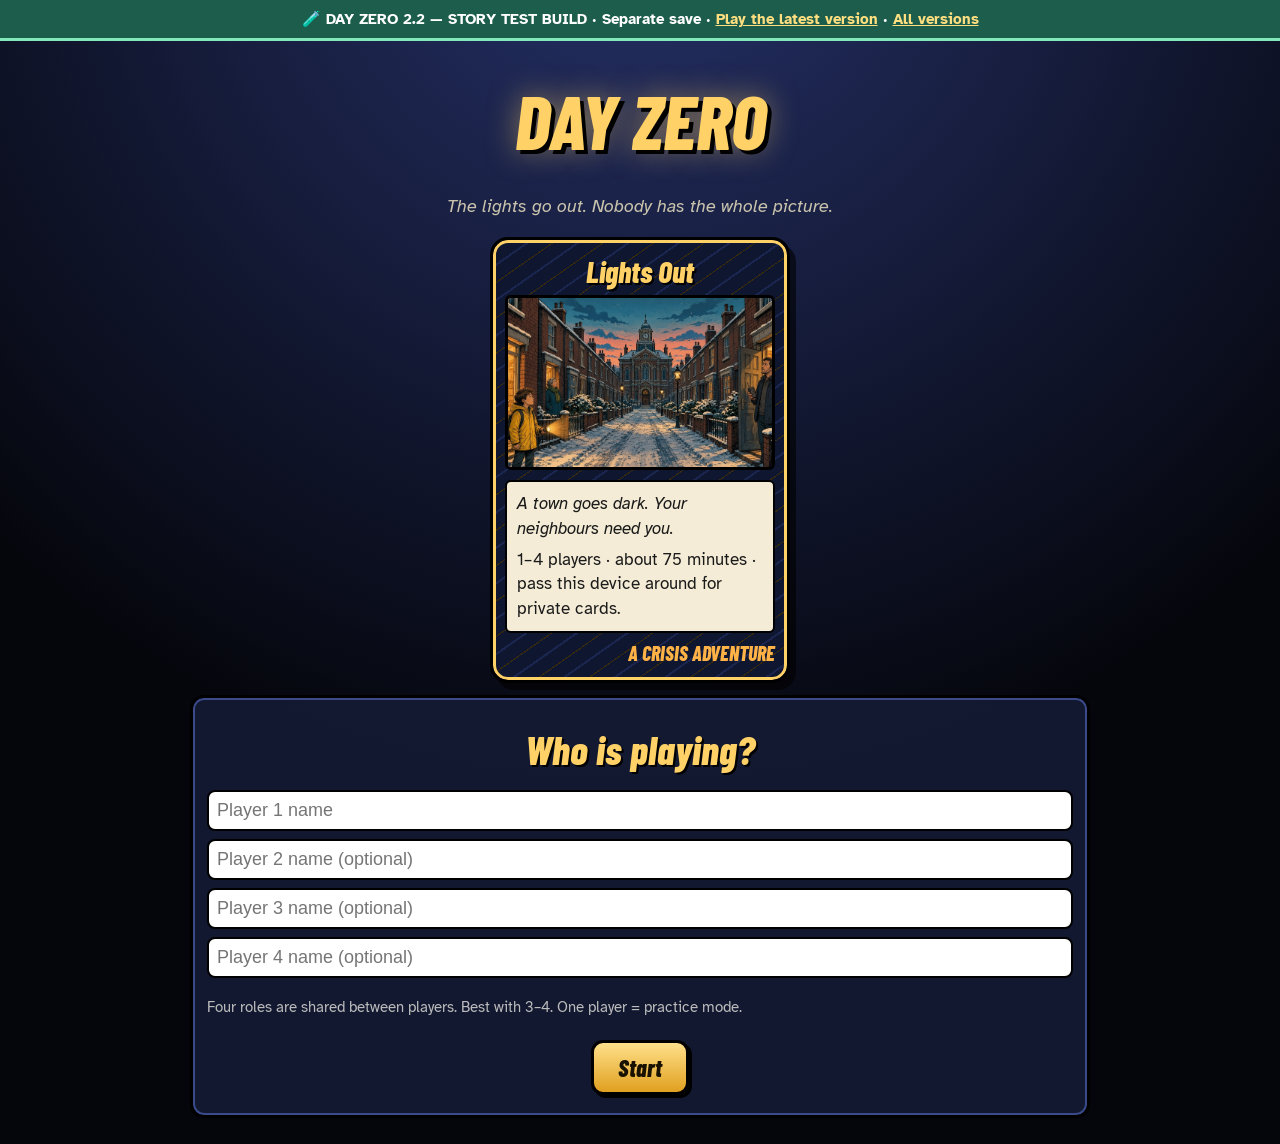
<file: dayzero22.html>
<!DOCTYPE html>
<html lang="en"><head><meta charset="utf-8"><meta name="viewport" content="width=device-width,initial-scale=1">
<title>Day Zero 2.2 — Story Edition</title>
<link rel="icon" href="favicon.svg" type="image/svg+xml"><link rel="alternate icon" href="favicon.ico">
<link href="https://fonts.googleapis.com/css2?family=Barlow+Condensed:ital,wght@1,800&family=Atkinson+Hyperlegible:ital,wght@0,400;0,700;1,400&family=Caveat:wght@600&display=swap" rel="stylesheet">
<style>
*{box-sizing:border-box}
body{margin:0;color:#eee;font:18px/1.45 'Atkinson Hyperlegible',sans-serif;background:radial-gradient(circle at 50% -10%,#26326a,#05060c 65%);min-height:100vh}
.w{max-width:1100px;margin:auto;padding:14px}
h1,h2,.btn,.ct,.sec{font-family:'Barlow Condensed',Impact,sans-serif;font-style:italic;font-weight:800}
h1{font-size:76px;color:#ffd166;text-align:center;margin:10px 0 0;text-shadow:4px 4px 0 #000,0 0 30px #ffd16688}
h2{font-size:40px;color:#ffd166;margin:8px 0;text-shadow:2px 2px 0 #000;text-align:center}
.sec{font-size:30px;color:#ffd166;border-bottom:3px solid #ffd16655;margin:26px 0 12px;text-shadow:2px 2px 0 #000}
.goal{background:linear-gradient(90deg,#c43d1f,#6a24a8);border:3px solid #000;border-radius:12px;padding:10px 16px;font-size:21px;margin:10px auto;max-width:900px;text-align:center;box-shadow:4px 4px 0 #000}
.btn{background:linear-gradient(#ffe08a,#e0a020);color:#1a1200;border:3px solid #000;border-radius:12px;padding:10px 24px;font-size:24px;cursor:pointer;box-shadow:3px 3px 0 #000;margin:6px}
.btn:disabled{opacity:.35}.btn.b{background:linear-gradient(#d6ddff,#8c99d8)}.btn.sm2{font-size:18px;padding:4px 14px}
.c{text-align:center}.row{display:flex;flex-wrap:wrap;gap:16px;justify-content:center}
.card{width:300px;border-radius:18px;padding:12px;border:3px solid #000;box-shadow:inset 0 0 0 3px var(--r,#ffd166),6px 7px 0 #0009;
background:repeating-linear-gradient(-35deg,#0f1630 0 13px,#1a2550 13px 15px,#0f1630 15px 28px,#3a2c0a 28px 29px)}
.ct{font-size:30px;line-height:1;color:#ffd166;text-align:center;padding:4px 2px 9px;text-shadow:2px 2px 0 #000}
.art{height:175px;border:3px solid #000;border-radius:6px;position:relative;overflow:hidden;display:flex;align-items:center;justify-content:center;font-size:76px;background:linear-gradient(135deg,#ff6b35,#7b2cbf 55%,#10002b)}
.art div{position:absolute;inset:0;background-size:cover;background-position:center}
.sm .art{height:64px;font-size:38px}
.box{background:#f4ecd6;color:#1b1b1b;border:2px solid #000;border-radius:6px;margin-top:10px;padding:10px;font-size:17px}
.fl{font-style:italic;margin-bottom:6px}
.hint{margin-top:8px;font-size:14px;background:#e6d9b3;border-radius:4px;padding:5px 7px}
.tag{text-align:right;font-family:'Barlow Condensed',sans-serif;font-style:italic;font-weight:800;color:#ffb347;font-size:20px;margin-top:6px}
.sk{font-family:Caveat,cursive;font-size:24px;line-height:1.15;background:#fffbe6}
.rel{display:inline-block;font-weight:700;font-size:13px;padding:2px 8px;border-radius:10px;border:2px solid #000;margin-bottom:6px}
.V{background:#2e8b57;color:#fff}.U{background:#ffbf47}.R{background:#aaa;border-style:dashed}
.clk{display:flex;gap:4px;margin-top:6px}.clk i{width:22px;height:22px;border:2px solid #000;border-radius:4px;background:#fff;font-style:normal;text-align:center;font-size:14px}.clk i.on{background:#e4572e}
.pn{background:#141a33ee;border:3px solid #000;border-radius:14px;padding:14px;margin:12px auto;max-width:900px;box-shadow:inset 0 0 0 2px #3a4a8a}
.trk{display:inline-block;background:#1c2448;border:2px solid #000;border-radius:10px;padding:6px 10px;margin:4px;min-width:118px;text-align:center}
.trk b{display:block;font-size:26px;color:#ffd166}.pp{color:#ff7a59;letter-spacing:2px}
.hb{display:inline-block;margin:4px;padding:6px 12px;border-radius:10px;border:2px solid #000;background:#3a3a3a}.hb.on{background:#2fbf71;color:#000}
.lg p{margin:6px 0;padding:7px 10px;background:#0f1430;border-left:6px solid #ffd166;border-radius:4px}
.lg p.ok{border-left-color:#2fbf71}.lg p.no{border-left-color:#e4572e}
.rb{border:3px solid;border-radius:12px;padding:12px 14px;margin:10px auto;background:#10162c;max-width:900px}
.rb h3{margin:0 0 6px;font-family:'Barlow Condensed',sans-serif;font-style:italic;font-size:28px}
.gd td{border-bottom:1px solid #334;padding:7px;vertical-align:top}.gd table{width:100%;border-collapse:collapse}
.opt{display:block;width:100%;text-align:left;font-size:22px}
.opt div{font:16px 'Atkinson Hyperlegible';font-style:normal;margin-top:3px}
select,input{font-size:18px;padding:8px;border-radius:8px;border:2px solid #000;width:100%;margin:4px 0}
.st{font-size:34px;color:#ffd166}.s{font-size:15px;color:#bbb}

/* Day Zero 2.0: inventory and exploration */
.dx-grid{display:grid;grid-template-columns:repeat(auto-fit,minmax(185px,1fr));gap:10px}
.dx-item{background:#20294f;border:2px solid #070a15;border-radius:11px;padding:10px;box-shadow:inset 0 0 0 1px #5666a6}
.dx-item b{color:#ffe08a}.dx-item small{color:#cbd2ec;display:block;line-height:1.35;margin-top:4px}
.dx-item .dx-icon{font-size:28px;display:inline-block;margin-right:6px}
.dx-place{border-left:4px solid #2fd09c}.dx-place.locked{border-left-color:#7c7e97;opacity:.83}.dx-place.done{border-left-color:#f0a500}
.dx-label{font-size:13px;font-weight:bold;letter-spacing:.035em;color:#ffca69}
.dx-note{font-size:15px;color:#dee4fa}
.preview-banner{position:sticky;top:0;z-index:100;background:#1d5d4b;border-bottom:3px solid #82e9bd;color:#fff;padding:10px 16px;font:700 15px 'Atkinson Hyperlegible',sans-serif;text-align:center}.preview-banner a{color:#ffdf80}
/* Day Zero 2.1 — narrated fiction */
.dz21-page{max-width:920px;margin:16px auto 24px;background:#101730;border:3px solid #090b18;border-radius:16px;overflow:hidden;box-shadow:0 9px 0 #0008}
.dz21-head{background:linear-gradient(115deg,#33224e,#162244);padding:20px 24px 14px}
.dz21-head h2{text-align:left;font-size:clamp(32px,5vw,48px);margin:5px 0;line-height:1.08}
.dz21-kicker{color:#ffcc70;font:italic 800 19px 'Barlow Condensed',Impact,sans-serif;text-transform:uppercase;letter-spacing:.07em}
.dz21-head span{color:#dfddeb;font-size:15px}
.dz21-hero{height:clamp(180px,36vw,295px);background:#1b2048}
.dz21-hero .art{height:100%;border:0;border-radius:0}
.dz21-prose{background:#f4ecd8;color:#28232b;padding:clamp(16px,4vw,32px);font:clamp(18px,2vw,21px)/1.58 Georgia,serif}
.dz21-prose p{margin:0 0 17px}.dz21-prose p:last-child{margin-bottom:0}
.dz21-reader{font:700 14px 'Atkinson Hyperlegible',sans-serif}
.dz21-prose .dz21-reader{border-bottom:1px solid #c6b49a;color:#645667;padding-bottom:10px;margin-bottom:16px}
.dz21-footer{padding:15px;text-align:center;background:#141c36}
.dz21-settings{border-left:5px solid #c593e5}.dz21-settings select{max-width:460px;margin:6px 0 15px}
.dz21-outro{border:2px solid #b88c4b;padding:18px 22px}.dz21-outro h3{font:italic 800 29px 'Barlow Condensed',Impact,sans-serif;color:#ffcf72;margin:7px 0}.dz21-outro p{margin:0;line-height:1.55}
@media(max-width:600px){.dz21-head{padding:14px}.dz21-hero{height:205px}.dz21-prose{padding:17px}}

/* Day Zero 2.2 - Illustrated results and narrative council */
.dz22-story{display:grid;grid-template-columns:minmax(175px,32%) 1fr;max-width:940px;margin:14px auto;border:3px solid #080c1f;border-radius:16px;overflow:hidden;background:#f4ecd8;color:#26202b;box-shadow:0 7px 0 #0008}
.dz22-scene-image{background:#16213d;min-height:240px}.dz22-scene-image .art{height:100%;min-height:240px;border:0;border-radius:0}
.dz22-story-prose{padding:22px 25px;font:18px/1.52 Georgia,serif}.dz22-story-prose p{margin:11px 0}.dz22-story-prose h3{font:bold 31px/1.12 Georgia,serif;color:#332039;margin:8px 0 13px}
.dz22-kicker{font:italic 800 16px 'Barlow Condensed',Impact,sans-serif;letter-spacing:.045em;color:#c47b20}
.dz22-read{font:700 13px 'Atkinson Hyperlegible',sans-serif;color:#795c68;margin:8px 0 15px}
.dz22-teamwork{border-left:5px solid #2fd09c;padding:16px 20px}.dz22-teamwork p{margin:9px 0;font-size:16px}.dz22-teamwork b{color:#ffd166}
.dz22-role-cue{max-width:900px;margin:8px auto;border-left:5px solid #e0b264;padding:10px 15px;background:#191f3b;color:#f2e9d5;font:17px/1.5 Georgia,serif}
.dz22-grid{display:grid;grid-template-columns:repeat(auto-fit,minmax(258px,1fr));gap:16px;max-width:1100px;margin:14px auto 22px}
.dz22-result{border:3px solid var(--dz22,#ffcf70);border-radius:14px;overflow:hidden;background:#171d39;box-shadow:4px 5px 0 #0009;color:#f5f1e8}
.dz22-art{height:158px;background:#121c3a}.dz22-art .art{height:100%;border:0;border-radius:0}
.dz22-details{padding:12px 15px 14px}.dz22-details h4{font:bold 25px/1.09 'Barlow Condensed',Impact,sans-serif;color:#ffda8c;margin:5px 0 10px}
.dz22-details p{font:16px/1.5 Georgia,serif;margin:8px 0 12px}.dz22-chips{display:flex;flex-wrap:wrap;gap:6px;margin-top:10px}.dz22-chips span{padding:4px 9px;background:#303c69;border-radius:8px;font-size:13px;color:#f5eacb}
.dz22-technical{font-size:15px}.dz22-technical summary{cursor:pointer;color:#cbd5ff;font-weight:700}
.dz22-delta-list{display:flex;gap:7px;flex-wrap:wrap}.dz22-delta-list span{background:#293257;border:1px solid #7582b6;border-radius:9px;padding:7px 10px}
.dz22-resource-grid{display:grid;grid-template-columns:repeat(auto-fit,minmax(235px,1fr));gap:10px}.dz22-resource{border:1px solid #404e83;border-radius:10px;background:#1c2448;padding:11px}.dz22-resource b{color:#ffdb8c}.dz22-resource p{margin:5px 0;font-size:15px}.dz22-resource small{font-size:13px;color:#d7d9ee}
@media(max-width:620px){.dz22-story{grid-template-columns:1fr}.dz22-scene-image,.dz22-scene-image .art{min-height:185px;max-height:215px}.dz22-story-prose{padding:17px}.dz22-grid{grid-template-columns:1fr}.dz22-art{height:185px}}
</style></head><body><div class="preview-banner">🧪 DAY ZERO 2.2 — STORY TEST BUILD · Separate save · <a href="./">Play the latest version</a> · <a href="versions.html">All versions</a></div><div class="w" id="app"></div>
<script src="story21.js"></script>
<script src="story22.js"></script>
<script src="story22.js"></script>
<script>
const RL={SIG:{n:"Signal",ch:"Theo",c:"#4aa3ff",i:"📻"},QM:{n:"Quartermaster",ch:"Ines",c:"#f0a500",i:"📦"},MED:{n:"Medic",ch:"Pavel",c:"#e07ac0",i:"✚"},LOC:{n:"Local",ch:"Marta",c:"#2fd09c",i:"🏠"}};
const RO=["SIG","QM","MED","LOC"];
const ROLEX={SIG:{who:"Theo, 19, runs a local news channel and owns a radio.",knows:"Radio news, official messages and rumours. Some are true. Some are false.",does:"Check rumours, broadcast messages, call emergency services, run the hall's radio point.",why:"Without you, the group acts on false information. You decide what is true."},
QM:{who:"Ines, 46, runs the community hall.",knows:"What the hall has, how much fuel is left, and what every trip costs.",does:"Drive the van (deliver fuel, fetch food, wood and water), set up the generator.",why:"Almost every plan needs the van, and fuel is very limited. You decide what it's spent on."},
MED:{who:"Pavel, 38, a night-shift nurse.",knows:"Who is sick or at risk, and what is dangerous (like generators indoors).",does:"Treat people, climb to Mr Aldous, care for the most vulnerable.",why:"You protect everyone's Health, and you spot the deadly mistakes before they happen."},
LOC:{who:"Marta, 74, has lived on Mill Lane for 46 years.",knows:"The town: people, routes, history, and who owes whom a favour.",does:"Talk to people (the caretaker, shop owners, the depot) and open doors others can't.",why:"Many solutions start with knowing the right person. You hold the maps."}};
const RES=[["🥫","Supplies","Food, drinking water and batteries for everyone at the hall.","Freezer food (+2).","Sharing with others, batteries for the radio point, water for the tower block.","If Supplies are 1 or less, the cold hurts more."],
["❤️","Health","How well your neighbours are.","The Medic treats people (+1).","Threats that go wrong, cold nights, failed care.","At 0, the game ends badly."],
["🤝","Cohesion","How united your group is.","Comforting people, good decisions, a warm hall.","Fear, failures, bad decisions.","At 0, the game ends: everyone for themselves."],
["🏘️","Trust","How much the wider community trusts the hall.","Helping others, telling the truth.","False messages, refusing help.","Some help needs Trust 3+ (e.g. council water)."],
["⛽","Fuel","Runs the van and the generator. Only the Quartermaster spends it.","Finding the fuel reserve.","Every van trip. The generator needs 1 per act.","At 0: no van trips, and the generator stops."],
["📻","Signal","Theo's limited radio capacity.","A working radio point restores +1 at the start of each later round (max 6); receiver + batteries adds +1 once.","Investigations, broadcasts, emergency calls.","If it reaches 0, Theo must wait for a recharge before spending more."],
["✚","Medkits","Limited medical equipment carried by Pavel.","No repeatable refill in this first adventure; start with 2.","Treating people.","At 0: no more medkit treatments."],
["🏠","Contacts","Limited favours Marta can ask for.","No repeatable refill in this first adventure; start with 3.","Special requests, including access to the bus depot.","At 0: no more favours to spend."],
["⏳","Crisis","Time pressure.","—","Rises every round, and when any threat clock fills.","At 10, the final round starts immediately."]];
const EV={1:["Lights Out","Thursday 18:04 · Night","🌑","The lights flicker, then go out. Not just your street — the whole town is dark. Phones still work, for now. Someone knocks on the hall door: “Is anyone organising things here?” You look at each other. It seems you are."],
2:["The First Night","Thursday 23:00 · Night","🕯️","The town is quiet and cold. Across the river, the clinic's lights flicker. Mrs Lindqvist from the supermarket is at the door: “My freezers are full. What do I do?” Behind her, neighbours want to know what the hall has."],
3:["Morning Without Power","Friday 09:00","🚰","A silent town wakes up. No traffic lights, no radios in kitchens. On the hill streets, the taps are sputtering. Three people from the Hillside estate wait at the door with empty bottles."],
4:["Phones Go Quiet","Friday 17:00","📵","One by one, phones show “No Service”. The mobile masts have run out of battery. Car horns across town: a long queue at the petrol station. Someone says a fuel tanker is coming."],
5:["Rumours in the Dark","Saturday 12:00","🗞️","People are tired and scared. A note passes from house to house: “Thieves are breaking into homes on Mill Lane.” Theo looks pale: “Someone says this blackout wasn't an accident.” The forecast: freezing tomorrow night."],
6:["The Coldest Night","Saturday 22:00 · Night","❄️","Frost covers the windows. Your breath turns white indoors. Then the radio crackles: a grid repair crew has reached Kelderwick! But fallen lines block the main roads in the dark. They need help."],
7:["Restoration","Sunday 16:00","💡","The third day fades. The council speaks on the radio: “Power will return in stages. Tell us where it is needed first.” Everyone in the hall turns to look at you. This is the final round."]};
const GOAL={1:"Help Mr Aldous, and start building the Hub (Warmth, Water, Information).",2:"Save the clinic, grab the freezer food, and decide about the hall's stores.",3:"The water is running out. Fill containers before the taps stop, and help the tower block.",4:"Phones are dead. Calm the petrol crowd, find fuel, and decide who gets the clinic bed.",5:"Fight rumours with facts, and prepare for the freezing night.",6:"Keep people warm, and get the repair crew to the substation.",7:"Final round! Finish the Hub, and choose where the power goes first."};
const TH={T2:["Mr Aldous's Oxygen","Tower block",3,"His daughter calls: “Dad's breathing machine is beeping. He's on the 9th floor. Please help.”","Health −2, Cohesion −1"],
T1:["Clinic Generator","Clinic, across the river",3,"The clinic's lights flicker. Their generator is running — but for how long?","Health −2. Mr Aldous can't go to the clinic."],
O1:["Supermarket Freezers","Supermarket, across the river",3,"Mrs Lindqvist's freezers are full of food. Soon it will spoil.","The food spoils."],
T3:["Failing Water","Whole town",3,"The water tower is slowly emptying. Nobody knows exactly when the taps will stop.","Taps stop. Supplies −1. No more filling at the hall."],
T4:["Tower Block Water","Tower block",3,"The upper floors have no water. The pumps need electricity.","Health −1, Trust −1"],
T6:["Petrol Station Crowd","Petrol station",3,"Cars queue down the road. People are angry. Everyone wants fuel.","Trust −2, Cohesion −1"],
O2:["Fuel Reserve","Somewhere in town",3,"Somewhere in Kelderwick there is fuel. Who has it?","The chance is gone."],
T8:["Candle Fire","Marta's street",2,"Smoke from a house on Marta's street. Someone used candles for light.","Health −2, Supplies −1, Cohesion −1"],
T9:["Break-in Rumour","Mill Lane",2,"People are scared. Some talk about guarding their homes at night.","Cohesion −2, Trust −1"],
T7:["Cold Snap","Whole town",0,"Below freezing from tomorrow night. Without Warmth at the hall, people suffer.","Each round without Warmth: Health −1"],
T10:["Grid Crew","Council point → substation",2,"The repair crew is ready, but they can't reach the substation alone.","No power this weekend. Health −1."]};
const HINT={T2:"Clues: 🏠 Local (how to get in) and ✚ Medic (what he needs).",T1:"Clues: 📻 Signal and 🏠 Local (which bridge?), 📦 Quartermaster (cost).",O1:"Clues: 🏠 Local (who to ask) and 📦 Quartermaster (the van).",T3:"Clues: 📦 Quartermaster (how to fill) and 🏠 Local (when it runs out).",T4:"Clues: ✚ Medic, 🏠 Local and 📦 Quartermaster.",T6:"Clues: 📻 Signal (the rumour), 📦 Quartermaster (pumps), 🏠 Local (owner).",O2:"Clues: 🏠 Local (where) and 📦 Quartermaster (how).",T8:"Clues: 📻 Signal (how to call help) and 🏠 Local.",T9:"Clues: 📻 Signal and 🏠 Local. ✚ Medic can help.",T7:"Get Warmth running at the hall before tomorrow night.",T10:"Needs 3 things: a guide (🏠 knows the routes), fuel (📦) and radio (📻)."};
const IC={T2:"🫁",T1:"🏥",O1:"🧊",T3:"💧",T4:"🏢",T6:"⛽",O2:"🛢️",T8:"🔥",T9:"🚨",T7:"🥶",T10:"⚡"};
const IN={1:{SIG:[["V","Radio: the grid operator confirms a major fault. No time for repairs yet."],["R","Social media post: “Power back by midnight! My cousin works at the power station.” (2,000 shares)"],["V","Phones still work, but messages take minutes."]],
QM:[["V","Hall inventory: 3 Fuel · the van · 1 generator in the storeroom (not tested for 2 years) · 20 empty water containers · 1 box of batteries · an old wood stove (no wood)."],["V","Van trips cost Fuel. Delivering fuel also costs the fuel you deliver."]],
MED:[["V","Mr Aldous uses a breathing machine. Its battery lasts about 6 hours."],["V","Generators make carbon monoxide. You can't see or smell it. A generator must NEVER run inside a building."],["V","Home oxygen users usually keep a backup cylinder. Mr Aldous may have one."]],
LOC:[["V","Sketch of the tower block: the lift is crossed out. The back stairs are “LOCKED AT NIGHT”. Note: Mr Osei, caretaker, has the keys.",1],["V","Sketch of the hall from above: a small roofed corner OUTSIDE by the north wall, circled: “good shelter”. The storeroom has no windows.",1],["V","Bram Hollis at the woodyard sells firewood. Grumpy, but fair."],["U","“In the 1998 storm, the taps ran dry after the first day.”"]]},
2:{SIG:[["U","Clinic volunteer: “Our generator has fuel until tomorrow morning.”"],["V","Police: “The EAST Bridge is closed — flooding. Use the West Bridge.”"],["V","Card machines don't work. Cash only."],["R","“The army is bringing free generators tonight!”"]],
QM:[["V","Van to the clinic: West Bridge = 1 Fuel trip + 1 delivered = 2 Fuel. East Bridge = 2 + 1 = 3 Fuel."],["V","Supermarket freezer food = +2 Supplies. Van trip: 2 Fuel."]],
MED:[["V","The clinic has 4 patients on oxygen. If its generator stops, they're in danger."],["V","The clinic could take ONE more patient — only while its power is safe."],["V","A full freezer keeps food frozen about 2 days; half-full, about 1 day."]],
LOC:[["U","Sketch of both bridges: wavy lines over the East Bridge. “Floods every time it rains like this.”",1],["V","Mrs Lindqvist owes Marta a favour — Marta fed her cat for a month."],["V","Mr Osei says three older people live above the 6th floor."]]},
3:{SIG:[["V","Council: “Save water. Drinking and cooking only.”"],["U","Water board: “Supply should continue until Saturday.”"],["R","“The clinic is evacuating!”"]],
QM:[["V","Filling the 20 containers at the kitchen tap takes TWO fill actions."],["V","If the generator is running, it needs 1 Fuel at the start of each act."]],
MED:[["V","Older people on the top floors can't do the stairs. A water point downstairs won't help them — someone must carry water UP."],["V","People need 2–3 litres of drinking water a day."]],
LOC:[["V","Hillside's water tank broke last month. Never repaired."],["V","Mr Osei will run a ground-floor water point if someone brings water."],["V","Mr Osei's daughter works at the water company: “The tower will be empty by Saturday afternoon.”"]]},
4:{SIG:[["V","Phones and internet have stopped. Only radios work."],["V","Emergency calls only through the council radio relay."],["R","“A fuel tanker is coming to the petrol station tonight!”"]],
QM:[["V","Petrol pumps need electricity. Without power, they CANNOT work."],["V","At a fuel store, the van can fill up and pay for the trip from what it collects."]],
MED:[["V","The clinic has one bed left. Mr Aldous needs oxygen. Mrs Petrova, 88, lives alone in a freezing house."],["V","Candles cause many house fires. Torches are safer."]],
LOC:[["V","Mr Haddad owns the petrol station. He'll put up a sign — but only if you can tell him the truth."],["V","Ruth Adeyemi runs the bus depot. Big diesel tank. She owes the hall a favour."],["V","Mrs Petrova on Marta's street has no heating. She lights candles every evening."]]},
5:{SIG:[["R","Note: “Thieves are breaking into homes on Mill Lane. Guard your doors.”"],["U","Radio contact: “The blackout was sabotage. Someone at the grid company told me.”"],["V","Weather service: below freezing tomorrow night."]],
QM:[["V","The generator needs 1 Fuel tomorrow night. The wood stove needs none once it has wood."]],
MED:[["V","Most at risk from cold: Mrs Petrova, Mr Aldous, two babies in the tower block."],["V","One shared warm room is safer than people alone in cold houses."]],
LOC:[["V","Marta asked around: Mrs Grant heard her grandson's video game and thought it was a break-in."],["V","Bram Hollis has plenty of wood if the hall asks."]]},
6:{SIG:[["V","Crew on channel 4: “We need a guide, 1 Fuel at the substation, and someone on the radio.”"],["V","Tonight: minus 6 degrees."],["R","“Power back for everyone at midnight!”"]],
QM:[["V","Taking 1 Fuel to the substation: van trip 1 + 1 delivered = 2 Fuel."]],
MED:[["V","Danger signs of cold: strong shivering, confusion, slow speech, sleepiness."],["V","Stay warm: layers, hats, blankets, food, warm drinks, one room."]],
LOC:[["V","Sketch: the old mill path, down through Hillside and over a wooden footbridge. “Safe, even at night.”",1],["V","In daylight the crew could use the West Bridge. The East is still under water."]]},
7:{SIG:[["V","Council: power returns in stages. They ask where it's needed first."],["V","Photo from a crew member: the substation lock was opened, not forced. Someone used a key.",1]],
QM:[["V","Final check: make sure Warmth, Water and Information are running."]],
MED:[["V","Tower block: babies and older people on the top floors. Power there means water and the lift."]],
LOC:[["V","Marta counted: 120 people in the tower block, 40 on the clinic street, 60 at the hall."]]}};
let S=null;
const sv=()=>localStorage.setItem("dz2_story22_livepreview",JSON.stringify(S));
const tr=(k,n)=>{S.t[k]=Math.max(0,Math.min(6,S.t[k]+n))};
const act=id=>{const x=S.th[id];return !!x&&!x.res&&!x.fail};
const esc=s=>String(s).replace(/[<>&"]/g,c=>({"<":"&lt;",">":"&gt;","&":"&amp;",'"':"&quot;"}[c]));
const T=[];const TI={};

// --- Day Zero 2.0: discoveries and inventory. No change to core round/action economy. ---
const DZ_ITEMS={
 batteries:{name:"Spare Batteries",icon:"🔋",kind:"CONSUMABLE",use:"Combine with the Emergency Receiver to improve communications."},
 receiver:{name:"Emergency Receiver",icon:"📡",kind:"EQUIPMENT",use:"Theo can tune this using batteries to uncover a dated message."},
 route:{name:"Caretaker's Route Sketch",icon:"🗺️",kind:"INTELLIGENCE",use:"Combine with a worklight to examine the old mill route."},
 blankets:{name:"Thermal Blankets",icon:"🧣",kind:"CONSUMABLE",use:"Pavel can protect the vulnerable from one later cold-related health loss."},
 log:{name:"Clinic Service Log",icon:"📋",kind:"EVIDENCE",use:"Theo or Marta can examine its unusual maintenance timestamp."},
 worklight:{name:"Portable Worklight",icon:"🔦",kind:"EQUIPMENT",use:"Marta can use this with the route sketch to guide the crew."}
};
const DZ_LOC={
 hall:{name:"Community Hall Storeroom",icon:"🏠",ids:["batteries","receiver"],help:"Available immediately. Searching competes with urgent community work."},
 tower:{name:"Tower Block Cupboard",icon:"🏢",ids:["route","blankets"],help:"Mr Osei must first unlock the stairs. Blankets become available from Round 3."},
 clinic:{name:"Riverside Clinic Maintenance",icon:"🏥",ids:["log","worklight"],help:"Available once the clinic generator has been refuelled."}
};
function dzInit(){
 if(!S)return null;
 if(!S.dx||typeof S.dx!=="object")S.dx={};
 const d=S.dx;
 if(!Array.isArray(d.inventory))d.inventory=[];
 if(!d.searched||typeof d.searched!=="object")d.searched={};
 for(const id of Object.keys(DZ_LOC))if(!Number.isSafeInteger(d.searched[id])||d.searched[id]<0)d.searched[id]=0;
 if(!d.used||typeof d.used!=="object")d.used={};
 if(!d.clues||typeof d.clues!=="object")d.clues={};
 if(!Array.isArray(d.history))d.history=[];
 if(!Number.isInteger(d.coldShield)||d.coldShield<0)d.coldShield=0;
 return d;
}
function dzHas(id){return dzInit().inventory.includes(id)}
function dzOpen(id){
 if(id==="hall")return S.round>=1;
 if(id==="tower")return !!S.f.acc;
 if(id==="clinic")return S.round>=2&&!!(S.th.T1&&S.th.T1.res);
 return false;
}
function dzNext(id){
 const d=dzInit(),loc=DZ_LOC[id];if(!loc||!dzOpen(id))return null;
 const item=loc.ids[d.searched[id]];
 if(!item||dzHas(item))return null;
 if(item==="blankets"&&S.round<3)return null;
 return item;
}
function dzFind(id){
 const item=dzNext(id),d=dzInit();if(!item)return "✖ Nothing else can be found here right now.";
 d.inventory.push(item);d.searched[id]++;
 d.history.push({round:S.round,action:"found",item:item,place:id});
 return "🎒 Discovered "+DZ_ITEMS[item].icon+" "+DZ_ITEMS[item].name+" at "+DZ_LOC[id].name+". Added to the team's shared inventory.";
}
function dzRemove(id){const d=dzInit(),i=d.inventory.indexOf(id);if(i>=0)d.inventory.splice(i,1)}
function dzCan(id){
 const d=dzInit();if(d.used[id])return false;
 if(id==="receiver")return S.round>=2&&dzHas("batteries")&&dzHas("receiver");
 if(id==="blankets")return S.round>=3&&dzHas("blankets")&&!d.coldShield;
 if(id==="log")return S.round>=2&&dzHas("log");
 if(id==="route")return S.round>=6&&dzHas("route")&&dzHas("worklight")&&!S.f.e2&&act("T10")&&!S.f.guide;
 return false;
}
function dzUse(id){
 if(!dzCan(id))return "✖ Required equipment or conditions are missing.";
 const d=dzInit();let result="";
 if(id==="receiver"){
  dzRemove("batteries");S.a.signal=Math.min(6,S.a.signal+1);d.clues.dispatch=1;
  result="📡 Theo tunes the receiver. Signal +1 (maximum 6). An earlier-dated grid-crew transmission is recorded in the evidence journal. It does not prove sabotage.";
 }else if(id==="blankets"){
  dzRemove("blankets");d.coldShield=1;
  result="🧣 Pavel distributes thermal blankets. The next eligible cold-related Health loss will be reduced by 1.";
 }else if(id==="log"){
  d.clues.service=1;
  result="📋 The clinic service log contains a maintenance work order dated before the blackout. Its significance is unclear. Evidence added to the journal.";
 }else if(id==="route"){
  S.f.guide=1;
  result="🗺️ Marta uses the sketch and worklight to locate a service route. The grid crew still needs fuel and radio coordination.";
 }
 d.used[id]=1;d.history.push({round:S.round,action:"used",item:id});
 return result;
}
function dzCold(n,E){
 const d=dzInit();let penalty=n;
 if(n>0&&d.coldShield){penalty=Math.max(0,n-1);d.coldShield=0;E.push("🧣 Thermal blankets prevent 1 point of cold-related Health loss.");}
 tr("health",-penalty);return penalty;
}
function dzJournal(){
 const d=dzInit(),arr=[];
 if(d.clues.service)arr.push("📋 The clinic work order was dated before the blackout, but the reason is unknown.");
 if(d.clues.dispatch)arr.push("📡 An earlier-dated repair transmission suggests grid work was discussed in advance.");
 return arr;
}
function dzPanel(){
 const d=dzInit(),ids=d.inventory,ev=dzJournal();
 const possessions=ids.length?ids.map(id=>{
  const x=DZ_ITEMS[id];return '<div class="dx-item"><span class="dx-icon">'+(x?x.icon:"📦")+'</span><b>'+esc(x?x.name:id)+'</b><div class="dx-label">'+(x?x.kind:"ITEM")+'</div><small>'+esc(x?x.use:"")+'</small></div>';
 }).join(""):'<p class="dx-note">Nothing found yet. Explore locations using your normal action slots; you do not need to collect everything.</p>';
 const locs=Object.keys(DZ_LOC).map(id=>{
  const x=DZ_LOC[id],left=dzNext(id),open=dzOpen(id),done=d.searched[id]>=x.ids.length;
  const status=done?"CLEARED":left?"SEARCHABLE":open?"NOTHING AVAILABLE YET":"LOCKED";
  const cls=done?"done":open?"":"locked";
  return '<div class="dx-item dx-place '+cls+'"><b>'+x.icon+" "+x.name+'</b><div class="dx-label">'+status+'</div><small>'+esc(x.help)+'</small></div>';
 }).join("");
 return '<div class="sec">🎒 Discovered equipment</div><div class="pn"><div class="dx-grid">'+possessions+'</div>'+
 (d.coldShield?'<p class="dx-note">🧣 Thermal protection ready: next cold-related Health loss −1.</p>':"")+'</div>'+
 '<div class="sec">🗺️ Explore Kelderwick</div><div class="pn"><p class="dx-note">Each search uses one normal role action. Roles may share what they find. Not every item can be obtained in one playthrough.</p><div class="dx-grid">'+locs+'</div></div>'+
 '<div class="sec">🔎 Evidence journal</div><div class="pn">'+(ev.length?ev.map(e=>'<p>'+esc(e)+'</p>').join(""):'<p class="dx-note">No physical evidence investigated yet. Rumours and official reports are not automatically proof.</p>')+'</div>';
}
function dzEpilogue(){
 const d=dzInit(),a=!!d.clues.service,b=!!d.clues.dispatch;
 if(a&&b)return "You found both an early maintenance work order and a dated repair transmission. They raise further questions about the timing, but neither proves sabotage. The team decides to keep investigating.";
 if(a)return "The clinic's unusually dated work order remains unexplained. Without more evidence, you cannot say whether it relates to the blackout.";
 if(b)return "The old grid-crew transmission hints that maintenance was discussed earlier than expected, but it does not establish what caused the failure.";
 return "You kept the town going, but found no further documentary evidence about the cause of the failure.";
}
// --- end Day Zero 2.0 shared-inventory rules ---

function K(id,who,step,label,av,run,o={}){const t=Object.assign({id,who,step,label,av,run},o);t.ix=T.length;T.push(t);TI[id]=t}
const inv=(id,l,av,txt,f)=>K(id,"SIG",2,"Investigate: "+l,()=>av()&&!S.f[id],()=>{S.f[id]=1;if(f)S.f[f]=1;return "🔎 "+txt},{cost:{signal:1}});
inv("iMid","the “power back by midnight” post",()=>S.round<=3,"No official source. The account was created today. Probably false.");
inv("iArm","the “army generators” rumour",()=>S.round>=2&&S.round<=3,"Nobody official said this. False.");
inv("iEva","“the clinic is evacuating”",()=>S.round>=3&&S.round<=4,"False. The clinic is staying open.");
inv("iWat","the water board's estimate",()=>S.round>=3&&S.round<=5,"The message is from Thursday. They don't really know.");
inv("iTan","the fuel tanker rumour",()=>act("T6"),"No tanker is planned. Someone misread an old post.","tank");
inv("iBrk","the thieves note",()=>act("T9"),"Mrs Grant heard a video game. Nothing was stolen.","brk");
inv("iSab","the sabotage claim",()=>S.round>=5,"A friend of a friend “heard it at work”. No evidence.");
K("gTest","ANY",2,"Test the old generator",()=>!S.f.gTest,()=>{S.f.gTest=1;return "🔧 It works. It needs 1 Fuel to start, and 1 Fuel at the start of each new act."});
[["N","outside, in the sheltered corner by the north wall"],["S","outside, in the open south yard"],["ST","in the storeroom"],["MH","in the main hall"]].forEach(([k,w])=>
K("g"+k,"QM",2,"Set up the generator "+w,()=>S.f.gTest&&!S.hub.warmth,()=>{S.f.gFuel=1;S.hub.warmth=true;S.wt="gen";S.f.gPos=k;
if(k==="N")return "🔥 The generator hums outside, sheltered. Warmth: RUNNING.";if(k==="S")return "🔥 The generator runs in the open yard. Warmth: RUNNING… for now.";
S.f.e5=S.round+1;return "🔥 The generator runs "+w+". It gets warm. Warmth: RUNNING."},{sh:()=>!S.hub.warmth,cost:()=>S.f.gFuel?{}:{fuel:1},no:"Nobody has tested the generator yet."}));
K("wood","LOC",2,"Ask Bram Hollis for firewood",()=>!S.f.wood&&!S.hub.warmth,()=>{S.f.wood=1;return "🪵 Bram grumbles: “Fine. Send your van.”"});
K("woodV","QM",3,"Fetch firewood by van",()=>S.f.wood&&!S.hub.warmth,()=>{S.hub.warmth=true;S.wt="stove";return "🔥 The old stove crackles to life. Warmth: RUNNING."},{cost:{fuel:1},sh:()=>!S.hub.warmth,no:"Bram hasn't agreed yet."});
K("fill","ANY",2,"Fill water containers at the kitchen tap",()=>!S.hub.water&&!S.f.dry,()=>{S.f.fill=(S.f.fill||0)+1;if(S.f.fill>=2){S.hub.water=true;return "💧 All 20 containers are full. Water: RUNNING."}return "💧 Half full. One more fill needed."},{no:"The taps are dry."});
K("cw","LOC",2,"Ask the council officer for water",()=>S.f.dry&&!S.hub.water&&!S.f.cw,()=>{if(S.t.trust>=3){S.f.cw=1;return "🏛️ The officer agrees. Send the van."}return "🏛️ “We don't know you.” (Needs Trust 3+.)"});
K("cwV","QM",3,"Collect council water by van",()=>S.f.cw&&!S.hub.water,()=>{S.hub.water=true;return "💧 Water: RUNNING."},{cost:{fuel:2},sh:()=>S.f.dry&&!S.hub.water,no:"The council hasn't agreed."});
K("info","SIG",2,"Set up the hall's radio point and noticeboard",()=>!S.hub.info,()=>{S.hub.info=true;return "📻 Information: RUNNING."},{cost:{signal:1,supplies:1}});
K("osei","LOC",2,"Ask Mr Osei to unlock the tower block stairs",()=>act("T2")&&!S.f.acc,()=>{S.f.acc=1;S.r.osei=1;return "🔑 Mr Osei unlocks the back stairs and leaves the door open."});
K("aldT","MED",3,"Climb to Mr Aldous and help him",()=>act("T2")&&!S.f.stab,()=>{if(!S.f.acc)return "🚪 The back door is locked. Pavel can't get in.";S.f.stab=1;S.th.T2.clock=0;S.f.pT2=Math.max(3,S.round+1);return "🫁 Pavel finds the backup cylinder. Mr Aldous is stable — for now."});
K("aldW","MED",2,"Travel with Mr Aldous to the clinic",()=>act("T2")&&S.dec.DL3==="aldous",()=>{S.r.withA=1;return "🧳 Pavel gets ready to travel."});
K("aldV","QM",3,"Drive Mr Aldous to the clinic",()=>act("T2")&&S.r.withA&&S.th.T1.res,()=>{S.th.T2.res=true;return "✅ Mr Aldous reaches the clinic safely."},{cost:{fuel:2},sh:()=>act("T2")&&S.dec.DL3==="aldous",no:"He needs the Medic with him, and the clinic needs power."});
K("aldC","MED",3,"Climb to Mr Aldous with a medkit",()=>S.f.care&&S.round===6&&!S.f.cared,()=>{S.f.cared=1;return "🩺 Mr Aldous is safe tonight."},{cost:{medkits:1}});
K("fW","QM",3,"Deliver fuel to the clinic via the WEST Bridge",()=>act("T1"),()=>{S.th.T1.res=true;return "✅ The clinic generator is refuelled."},{cost:{fuel:2}});
K("fE","QM",3,"Deliver fuel to the clinic via the EAST Bridge",()=>act("T1"),()=>{S.a.fuel++;return "🌊 The East Bridge is flooded! The van turns back."},{cost:{fuel:3}});
K("lind","LOC",2,"Talk to Mrs Lindqvist about her freezer food",()=>act("O1")&&!S.f.lind,()=>{S.f.lind=1;return "🛒 “For Marta, anything. Send your van.”"});
K("frz","QM",3,"Collect the freezer food by van",()=>act("O1")&&S.f.lind,()=>{tr("supplies",2);S.th.O1.res=true;return "✅ Supplies +2."},{cost:{fuel:2},sh:()=>act("O1"),no:"Mrs Lindqvist hasn't agreed yet."});
K("t4w","ANY",2,"Carry water to the tower block",()=>act("T4")&&!S.f.t4w,()=>{S.f.t4w=1;return "💧 Water delivered to the entrance."},{cost:{supplies:1}});
K("t4p","LOC",2,"Ask Mr Osei to run a ground-floor water point",()=>act("T4")&&!S.f.t4p,()=>{S.f.t4p=1;return "🚰 Mr Osei sets up a table."});
K("t4u","ANY",2,"Carry water up to the top floors",()=>act("T4")&&!S.f.t4u,()=>{S.f.t4u=1;return "🧗 You climb with water for the older residents."});
K("bA","SIG",2,"Broadcast: “A tanker is coming tonight.”",()=>act("T6"),()=>{S.th.T6.clock++;tr("trust",-1);return "📢 The crowd waits for nothing. Clock +1, Trust −1."},{cost:{signal:1}});
K("bB","SIG",2,"Broadcast: “No tanker is coming, and the pumps can't work without power.”",()=>act("T6"),()=>{S.th.T6.res=true;return "✅ The crowd slowly leaves."},{cost:{signal:1}});
K("bC","SIG",2,"Broadcast: “A tanker comes tomorrow, but the pumps can't work.”",()=>act("T6"),()=>{S.r.t6=1;return "📢 Half right. Some stay. (Clock paused.)"},{cost:{signal:1}});
K("had","LOC",2,"Talk to Mr Haddad at the petrol station",()=>act("T6"),()=>{if(S.f.tank){S.th.T6.res=true;return "✅ Mr Haddad puts up a clear sign. The queue melts away."}return "⛽ “Is a tanker coming or not?” You don't know. No sign."});
K("dep","LOC",2,"Ask Ruth at the bus depot for diesel",()=>act("O2")&&!S.f.dep,()=>{S.f.dep=1;return "⛽ “Bring your van.”"},{cost:{contacts:1}});
K("depV","QM",3,"Fill up the van at the bus depot",()=>act("O2")&&S.f.dep,()=>{S.a.fuel+=2;S.th.O2.res=true;return "✅ Fuel +2 (after the trip)."},{sh:()=>act("O2"),no:"Ruth hasn't agreed yet."});
K("fR","SIG",2,"Call the fire service via the council radio relay",()=>act("T8")&&!S.f.fR,()=>{S.f.fR=1;S.r.fire=1;return "📻 The fire service is coming."},{cost:{signal:1}});
K("fH","ANY",2,"Help neighbours get out (never fight the fire)",()=>act("T8")&&!S.f.fH,()=>{S.f.fH=1;S.r.fire=1;return "🏃 You help people outside."});
K("bT","SIG",2,"Broadcast the truth about the thieves note",()=>act("T9"),()=>{if(S.f.brk){S.th.T9.res=true;return "✅ “It was a video game.” Relief and laughter."}tr("trust",-1);return "📢 You don't know the truth yet. Confusion. Trust −1."},{cost:{signal:1}});
K("wat","ANY",2,"Organise a night watch",()=>act("T9")&&!S.f.wat,()=>{S.f.wat=1;return "🔦 Volunteers will watch the street."});
K("wel","LOC",2,"Organise welfare visits to neighbours",()=>act("T9")&&!S.f.wel,()=>{S.f.wel=1;return "🚪 Marta organises visits."});
K("welM","MED",2,"Join welfare visits to vulnerable neighbours",()=>act("T9")&&!S.f.welM,()=>{S.f.welM=1;return "🩺 Pavel joins the visits."});
K("gM","ANY",2,"Guide the crew by the old mill path",()=>act("T10")&&!S.f.e2&&(S.round===7||S.dec.DL5==="tonight"),()=>{S.f.guide=1;return "🧭 Over the old mill footbridge."},{sh:()=>act("T10"),no:"The path is closed to you (decision or barrier)."});
K("gW","ANY",2,"Guide the crew over the West Bridge",()=>act("T10")&&S.round===7,()=>{S.f.guide=1;return "🧭 Over the West Bridge in daylight."},{sh:()=>act("T10"),no:"Main roads are too dangerous in the dark."});
K("gE","ANY",2,"Guide the crew over the East Bridge",()=>act("T10")&&S.round===7,()=>"🌊 Still flooded. The crew turns back.",{sh:()=>act("T10"),no:"Main roads are too dangerous in the dark."});
K("cF","QM",3,"Take 1 Fuel to the substation",()=>act("T10")&&!S.f.cF,()=>{S.f.cF=1;return "⛽ Fuel delivered."},{cost:{fuel:2}});
K("cR","SIG",2,"Coordinate the crew by radio",()=>act("T10")&&!S.f.cR,()=>{S.f.cR=1;return "📻 Theo talks them through."},{cost:{signal:1}});
K("calm","ANY",2,"Calm the crowd at the substation",()=>act("T10")&&S.f.e6&&!S.f.calm,()=>{S.f.calm=1;return "🤝 The crowd calms."},{sh:()=>act("T10")&&S.f.e6});
K("trt","MED",3,"Treat sick neighbours at the hall",()=>S.t.health<6,()=>{tr("health",1);return "🩹 Health +1."},{cost:{medkits:1}});
K("cmf","ANY",2,"Comfort scared neighbours at the hall",()=>!S.r.cmf,()=>{S.r.cmf=1;tr("cohesion",1);return "🤗 Cohesion +1."},{no:"Someone is already doing this."});

// Day Zero 2.0: discoveries (step 1) and item uses (step 2).
K("exHall","ANY",1,"Search community hall storeroom",()=>!!dzNext("hall"),()=>dzFind("hall"),{no:"Nothing is currently searchable at the hall."});
K("exTower","ANY",1,"Search tower block caretaker cupboard",()=>!!dzNext("tower"),()=>dzFind("tower"),{no:"Tower access is locked or nothing is ready to find."});
K("exClinic","ANY",1,"Search clinic maintenance room",()=>!!dzNext("clinic"),()=>dzFind("clinic"),{no:"The clinic must be safe and accessible before searching."});
K("useReceiver","SIG",2,"Combine receiver and batteries",()=>dzCan("receiver"),()=>dzUse("receiver"),{no:"Theo needs both the receiver and batteries (Round 2 or later)."});
K("useBlankets","MED",2,"Distribute thermal blankets",()=>dzCan("blankets"),()=>dzUse("blankets"),{no:"Pavel needs blankets (Round 3 or later)."});
K("useLogSIG","SIG",2,"Examine clinic maintenance record",()=>dzCan("log"),()=>dzUse("log"),{no:"You need the clinic service log first."});
K("useLogLOC","LOC",2,"Examine clinic maintenance record",()=>dzCan("log"),()=>dzUse("log"),{no:"You need the clinic service log first."});
K("useRoute","LOC",2,"Survey old mill service route with worklight",()=>dzCan("route"),()=>dzUse("route"),{no:"Marta needs both items, an active grid-crew crisis, and an open route."});
const cost=t=>typeof t.cost==="function"?t.cost():(t.cost||{});
const CN={fuel:"Fuel",signal:"Signal",supplies:"Supplies",medkits:"Medkit",contacts:"Contact"};
const ctx=c=>{const k=Object.keys(c);return k.length?" ("+k.map(x=>c[x]+" "+CN[x]).join(", ")+")":""};
const have=c=>Object.keys(c).every(k=>(k==="supplies"?S.t.supplies:S.a[k])>=c[k]);
const pay=c=>{for(const k in c)k==="supplies"?tr("supplies",-c[k]):S.a[k]-=c[k]};
const GRP={"🏠 Build the Hub":["gTest","gN","gS","gST","gMH","wood","woodV","fill","cw","cwV","info"],"🫁 Mr Aldous":["osei","aldT","aldW","aldV","aldC"],"🏥 Clinic":["fW","fE"],"🧊 Freezer food":["lind","frz"],"🏢 Tower block water":["t4w","t4p","t4u"],"⛽ Petrol crowd":["iTan","bA","bB","bC","had"],"🛢️ Fuel reserve":["dep","depV"],"🔥 Candle fire":["fR","fH"],"🚨 Break-in rumour":["iBrk","bT","wat","wel","welM"],"⚡ Grid crew":["gM","gW","gE","cF","cR","calm"],"🔎 Check rumours":["iMid","iArm","iEva","iWat","iSab"],"❤️ Look after people":["trt","cmf"],"🎒 Search for equipment":["exHall","exTower","exClinic"],"🧩 Combine & use items":["useReceiver","useBlankets","useLogSIG","useLogLOC","useRoute"]};
const DL={DL1:["QM","Open the Stores?","🥫","Neighbours at the door: “The hall has food. Will you share it now?” Some are scared. Some are angry.",[["open","Open to the street","Supplies −1, Cohesion +1, Trust +1",()=>{tr("supplies",-1);tr("cohesion",1);tr("trust",1);S.f.e3=1},"People still talk about the night the hall opened its doors.","A crowd may come to the hall (calmer if Information is running)."],["keep","Keep for the Hub","No change",()=>{S.f.e4=1},"The Hub had enough. Not everyone understood why.","Some people may say the hall is hoarding."]]],
DL2:[0,"Hillside Water","🚱","Hillside residents with empty bottles: “Our tank is broken. Our children need water. Can you share?”",[["share","Share our water","Supplies −1, Trust +2",()=>{tr("supplies",-1);tr("trust",2);S.f.e1=1},"Hillside still talks about the water you shared.","Hillside may return the favour."],["cont","Give containers only","Trust +1",()=>tr("trust",1),"You gave Hillside a way to help themselves.","Nothing special."],["ref","Refuse","No change",()=>{S.f.e2s=1},"Hillside remembers the door that stayed closed.","Hillside may not forget this."]]],
DL3:["MED","One Bed","🛏️","The clinic radios: “One bed left. Who gets it?” Mr Aldous needs oxygen. Mrs Petrova is 88, alone and freezing.",[["aldous","Mr Aldous","Mrs Petrova moves to the hall",()=>{S.f.petH=1},"Mr Aldous's daughter flew home on Monday. She brought Pavel a card.","Drive him to the clinic (Medic travels + Quartermaster drives). Mrs Petrova needs Warmth at the hall tomorrow night."],["petrova","Mrs Petrova","The clinic collects her",()=>{S.th.T2.res=true;S.f.care=1},"Mrs Petrova slept warm at the clinic. Pavel climbed nine floors twice more.","On the coldest night, the Medic must climb to Mr Aldous with a medkit."]]],
DL3A:["MED","The Clinic Is Closed","🏥","The clinic's generator stopped. Its patients were moved away. Pavel can't be in two places.",[["visit","Visit people at home","No cost now",()=>{if(S.th.T2)S.th.T2.res=true;S.f.mL=1},"Pavel walked every street of Mill Lane that weekend.","The Medic has 1 action fewer in the next two rounds."],["hall","Bring everyone to the hall","Fuel −1, Supplies −1",()=>{if(S.th.T2)S.th.T2.res=true;S.a.fuel=Math.max(0,S.a.fuel-1);tr("supplies",-1);S.f.hC=1},"The hall became a small hospital.","The hall needs Warmth tomorrow night."]]],
DL4:[0,"The Sabotage Claim","📡","Theo's contact says the blackout was sabotage. Theo: “People deserve to know!” Nobody can prove it.",[["claim","Broadcast the claim","Cohesion −1",()=>{tr("cohesion",-1);S.f.e6s=1},"The sabotage story spread faster than the facts.","Unproven claims can cause trouble later."],["known","Broadcast only what we know","Cohesion +1",()=>tr("cohesion",1),"Mill Lane trusted the hall's radio. It never said more than it knew.","Nothing special."],["sil","Stay silent","No change",()=>{},"You kept quiet. Some wondered what you knew.","Nothing special."]]],
DL5:["LOC","The Old Mill Path","🌉","The crew could go tonight by the old mill path through Hillside, or wait for daylight and a bridge. Waiting means another freezing night.",[["tonight","Go tonight","The crew can be guided this round",()=>{},"The crew still tells the story of the night neighbours led them over the footbridge.","Power could come back a night early."],["wait","Wait for daylight","The crew waits",()=>{},"You chose the safe way. The town waited one more cold night.","The crew can only be guided in the final round."]]],
DL6:[0,"Who Gets Power First?","⚡","The council asks where power goes first.",[["tower","The tower block","—",()=>{tr("health",1);tr("trust",1)},"When the lift started, the 9th floor cheered.","If the crew fixes the substation: Health +1, Trust +1."],["clinic","The clinic street","—",()=>{S.th.T1.fail?tr("health",2):tr("cohesion",1)},"The clinic lit up first, like the town's heart starting again.","If the crew fixes the substation: Health +2 if the clinic closed, otherwise Cohesion +1."],["hallp","Our hall","—",()=>{S.f.hb=1},"The hall lit up first. Some said that was fair.","If the crew fixes the substation: one missing Hub system counts as running."]]]};
const TEACH1="<b>How the story works:</b> The narrator reads the chapter and new problem cards aloud. Each player privately receives their role cards. <b>At the council, share all your information with the team:</b> read ordinary cards aloud; explain DESCRIBE ONLY cards in your own words.<br><b>Then make a team plan</b> and each player chooses secret orders. This round each role gets <b>1 action</b>.<br>Some actions need another role to act first. If a threat clock fills, bad consequences follow. The narrator reads the illustrated results aloud.";
const TEACH2="From this chapter onwards, each role may choose <b>2 actions</b>. You are a team: talk first and plan who does what, then lock in the orders.<br><b>Example:</b> Marta can ask the caretaker to unlock the tower, while Pavel chooses to climb to Mr Aldous in the same round. If the unlocking does not happen, the climb cannot succeed.<br>Read important decisions aloud together before voting. Some consequences only become clear later.";
const FOOL=[["“Power back by midnight” (R1)","False."],["“Army generators” (R2)","False."],["Marta: “The East Bridge floods” (R2)","True this time."],["Clinic: “Fuel until morning” (R2)","True."],["Water board: “until Saturday” (R3)","Roughly right, but the message was old."],["“The clinic is evacuating” (R3)","False."],["“A fuel tanker is coming” (R4)","False."],["“Thieves on Mill Lane” (R5)","False: a video game."],["“It was sabotage” (R5)","Unknown. Nobody could prove it."]];
const NOTES=[["Real","Many water systems need electric pumps. In tall buildings, upper floors often lose water first."],["Real","Mobile masts often have backup batteries that may last only a few hours."],["Real","Card machines and cash machines usually need power. Some cash at home helps."],["Real","Most petrol pumps need electricity."],["Real","Generators make carbon monoxide, which you can't see or smell. Never use one indoors or in a garage."],["Real","Candles cause many house fires. Battery torches are safer. In a fire: get out, stay out, call for help."],["Real","A full freezer keeps food frozen about 48 hours (half-full, about 24)."],["Real","Many agencies suggest households can manage alone for at least 72 hours."],["Real","A battery or wind-up radio keeps you informed when phones fail."],["Invented","Kelderwick, Mill Lane, all characters and the substation mystery."]];
const NM={supplies:"🥫 Supplies",health:"❤️ Health",cohesion:"🤝 Cohesion",trust:"🏘️ Trust",fuel:"⛽ Fuel",signal:"📻 Signal",medkits:"✚ Medkits",contacts:"🏠 Contacts"};
const HN={warmth:"🔥 Warmth",water:"💧 Water",info:"📻 Information"};
const snap=()=>JSON.parse(JSON.stringify({t:S.t,a:S.a,hub:S.hub,items:dzInit().inventory}));
function dif(p){
 if(!p)return "";
 const changes=dz22Changes(p,dz22Frame());
 return '<div class="sec">📊 What changed</div><div class="pn">'+
 (changes.length?'<div class="dz22-delta-list">'+changes.map(t=>'<span>'+esc(t)+'</span>').join("")+'</div>':
 '<p>No resource counters or inventory totals changed. The team may still have unlocked access, tested equipment or advanced the story; see the illustrated action cards above.</p>')+
 '</div>';
}

function art(k,ic){return `<div class="art">${ic}<div style="background-image:url(art/${k}.jpg)"></div></div>`}
function card(o){return `<div class="card ${o.sm?"sm":""}" style="--r:${o.c||"#ffd166"}"><div class="ct">${o.t}</div>${art(o.a,o.i)}<div class="box">${o.f?`<div class="fl">${o.f}</div>`:""}${o.b||""}${o.h?`<div class="hint">💡 ${o.h}</div>`:""}</div><div class="tag">${o.g||""}</div></div>`}
function thC(id){const d=TH[id],x=S.th[id];let cl="";if(d[2]){cl='<div class="clk">';for(let i=0;i<d[2];i++)cl+=id==="T3"?"<i>?</i>":`<i class="${i<x.clock?"on":""}"></i>`;cl+="</div>"}
return card({t:d[0],a:id.toLowerCase(),i:IC[id],f:d[3],b:`<b>If the clock fills:</b> ${d[4]}${cl}`,h:HINT[id],g:(id[0]==="O"?"OPPORTUNITY":id==="T7"?"WARNING":"THREAT")+" · "+d[1],c:"#e4572e"})}
function guideH(){
 return '<div class="pn"><p><b>What these numbers mean:</b> Some resources can be replenished, while others are scarce. You need to decide when to spend them.</p><div class="dz22-resource-grid">'+RES.map(r=>
 '<div class="dz22-resource"><b>'+r[0]+' '+r[1]+'</b><p>'+r[2]+'</p><p><strong>➕ Get more:</strong> '+r[3]+'</p><p><strong>➖ Use:</strong> '+r[4]+'</p><small>⚠️ '+r[5]+'</small></div>'
 ).join("")+'</div><p><b>🏠 Your mission:</b> get Warmth, Water and Information running at the hall before the final round ends.</p></div>';
}

function board(){const t=S.t,a=S.a,tk=(n,k,i)=>`<div class="trk">${i} ${n}<b>${t[k]}</b><div class="pp">${"●".repeat(t[k])}${"○".repeat(6-t[k])}</div></div>`;
return `<div class="pn c">${tk("Supplies","supplies","🥫")}${tk("Health","health","❤️")}${tk("Cohesion","cohesion","🤝")}${tk("Trust","trust","🏘️")}
<div style="margin:6px 0">⛽ Fuel <b>${a.fuel}</b> · 📻 Signal <b>${a.signal}</b> · ✚ Medkits <b>${a.medkits}</b> · 🏠 Contacts <b>${a.contacts}</b> · ⏳ Crisis <b>${S.crisis}/10</b></div>
<div>MISSION: <span class="hb ${S.hub.warmth?"on":""}">🔥 Warmth</span><span class="hb ${S.hub.water?"on":""}">💧 Water</span><span class="hb ${S.hub.info?"on":""}">📻 Information</span></div>
<div class="s">Round ${S.round}/7 · Coordinator: <b>${esc(S.pl[S.co].n)}</b></div><button class="btn b sm2" onclick="S.g=!S.g;R()">${S.g?"Hide help":"❓ What do these mean?"}</button></div>${S.g?guideH():""}`}
function add(id){S.th[id]={clock:id==="T1"?1:0};S.nw.push(id)}
function start(names){S={story:{mode:"rotate",fixed:0,seen:{}},dx:{inventory:[],searched:{hall:0,tower:0,clinic:0},used:{},clues:{},coldShield:0,history:[]},pl:names.map(n=>({n,r:[]})),round:1,co:0,t:{supplies:names.length<=2?5:4,health:5,cohesion:4,trust:3},a:{fuel:3,signal:3,medkits:2,contacts:3},hub:{warmth:false,water:false,info:false},wt:null,f:{},th:{},dec:{},codas:[],crisis:0,ph:"team",nw:[],r:{},br:[],log:[],ord:{},pi:0,show:false,esc:[]};
RO.forEach((r,i)=>S.pl[i%names.length].r.push(r));sv();R()}
function chk(){if(S.t.health<=0)S.broke="h";else if(S.t.cohesion<=0)S.broke="c";if(S.broke)S.ph="end"}
function startRound(){const r=S.round;S.r={};S.nw=[];S.br=[];S.ord={};S.co=(r-1)%S.pl.length;S.dc=null;
const B=(t,x,w)=>S.br.push({t,x,w});
if(r>1&&S.hub.info&&S.a.signal<6){S.a.signal++;B("A Fresh Radio Shift","With the hall radio point staffed and organised, Theo gains 1 Signal for this round (up to 6).","Because you established the Information hub.");}
if(S.f.e5===r){tr("health",-2);S.hub.warmth=false;B("Headaches at the Hall","People feel dizzy and sick. The generator was running indoors: carbon monoxide. Health −2. The generator is off until someone sets it up outside.","Because the generator was set up indoors.")}
if((r===3||r===6)&&S.hub.warmth&&S.wt==="gen"){if(S.a.fuel>0){S.a.fuel--;B("Generator","The generator uses 1 Fuel to keep running.")}else{S.hub.warmth=false;S.f.gFuel=0;B("Generator","No fuel left. The generator stops.")}}
if(r===1)add("T2");
if(r===2){add("T1");add("O1")}
if(r===3){add("T3");if(S.pl.length>2)add("T4")}
if(r===4){if(!S.hub.info)add("T8");if(S.f.e3){if(S.hub.info){tr("trust",1);B("The Line at the Hall","An organised queue forms thanks to your noticeboard. Trust +1.","Because you opened the stores.")}else{tr("supplies",-1);B("The Line at the Hall","A crowd pushes and argues at the door. Supplies −1.","Because you opened the stores.")}}add("T6");add("O2")}
if(r===5){if(S.f.e4){tr("trust",-1);B("Whispers about the Hall","People say the hall is hoarding food. Trust −1.","Because you kept the stores closed.")}if(S.pl.length>2)add("T9");add("T7")}
if(r===6){if(S.f.e1){if(S.hub.warmth)tr("supplies",1);else S.f.wood=1;B("Neighbours Return the Favour","A cart from Hillside, piled with firewood. "+(S.hub.warmth?"Supplies +1.":"The Quartermaster just needs to fetch it by van."),"Because you shared your water.")}
if(S.f.e2s){S.f.e2=1;tr("trust",-1);B("The Neighbours Remember","A barrier blocks the road into Hillside. The old mill path is closed to you. Trust −1.","Because you refused to share water.")}
if(S.f.e6s){S.f.e6=1;tr("trust",-1);B("A Crowd at the Substation","Angry people gather at the substation. Someone must calm them. Trust −1.","Because you broadcast an unproven claim.")}
if(S.f.wat){tr("trust",-1);tr("cohesion",-1);B("Suspicion on Mill Lane","The night watch stopped a frightened teenager walking home. Trust −1, Cohesion −1.","Because you organised a watch over a false rumour.")}
add("T10")}
if(r===7&&S.f.pw===6)B("Early Restoration","Across town, a streetlight flickers on. Power is coming back a night early!");
let d=null;if(r===2)d="DL1";if(r===3)d="DL2";
if(r===4){if(S.th.T1.fail)d="DL3A";else if(act("T2"))d="DL3";else{S.codas.push("Mrs Petrova got the last clinic bed.");B("The Clinic Bed","Mrs Petrova gets the last clinic bed.")}}
if(r===5)d="DL4";
if(r===6){if(S.f.e2){S.dec.DL5="wait";S.codas.push("The Hillside barrier blocked the old mill path.")}else d="DL5"}
if(r===7)d="DL6";
if(r===5&&dzInit().clues.service)B("The Mismatched Timestamp","A clinic work order predates the blackout. It could be routine work—or an important clue. Nobody knows yet.","Because you examined the clinic service log.");
if(r===6&&dzInit().clues.dispatch)B("A Broadcast Remembered","Theo compares the repair message with the unfolding crisis. The dates deserve checking, but do not identify who caused the failure.","Because you tuned the emergency receiver.");
S.dl=d;S.ph="chapter";chk();sv();R()}
function choose(id){const o=DL[S.dl][4].find(x=>x[0]===id);if(id==="share"&&S.t.supplies<1){alert("Not enough Supplies.");return}
S.dec[S.dl]=id;S.dc=id;
if(S.dl==="DL6"){S.d6=id;if(S.f.pw===6){o[3]();S.f.d6=1}}else{o[3]();S.codas.push(o[4])}
chk();sv();R()}
function nA(r){let n=S.round===1?1:2;if(r==="MED"&&S.f.mL&&(S.round===5||S.round===6))n--;return n}
function opts(r){return T.filter(t=>(t.who===r||t.who==="ANY")&&(t.sh?t.sh():t.av()))}
function lock(){S.pl[S.pi].r.forEach(r=>{S.ord[r]=[];for(let i=0;i<nA(r);i++){const v=document.getElementById("o_"+r+"_"+i).value;if(v)S.ord[r].push(v)}});next()}
function next(){S.show=false;S.pi++;if(S.pi>=S.pl.length){S.pi=0;if(S.ph==="intel"){if(DZ21_BREAK_ROUNDS.includes(S.round)&&!S.story.seen[S.round]){S.story.seen[S.round]=1;S.ph="break"}else S.ph="council"}else if(S.ph==="ord"){resolve();return}}sv();R()}
function resolve(){S.pre=snap();S.log=[];S.report=[];const L=[];RO.forEach(r=>(S.ord[r]||[]).forEach(id=>L.push({r,id})));
S.rev=L.map(o=>RL[o.r].i+" "+RL[o.r].ch+": "+TI[o.id].label);
L.sort((a,b)=>TI[a.id].step-TI[b.id].step||TI[a.id].ix-TI[b.id].ix);
L.forEach(o=>{
 const t=TI[o.id],w="<b>"+RL[o.r].ch+"</b>: "+t.label+"<br>",before=dz22Frame();
 if(!t.av()){
  const msg=t.no||"Not possible right now.";
  S.log.push(w+"✖ "+msg);S.report.push(dz22Record(o,"blocked",msg,before));return;
 }
 const c=cost(t);
 if(!have(c)){
  const msg="Not enough resources"+ctx(c)+".";
  S.log.push(w+"✖ "+msg);S.report.push(dz22Record(o,"blocked",msg,before));return;
 }
 pay(c);const message=t.run();
 S.log.push(w+message);
 S.report.push(dz22Record(o,dz22Status(o.id,message),message,before));
});
if(act("T4")&&S.f.t4w&&S.f.t4p&&S.f.t4u){S.th.T4.res=true;S.log.push("✅ Tower Block Water: SOLVED.")}else if(act("T4")&&S.f.t4w&&S.f.t4p){S.r.t4=1;S.log.push("◐ Tower Block Water: partly solved. The top floors still need water carried up. (Clock paused.)")}
if(act("T8")&&S.f.fR&&S.f.fH){S.th.T8.res=true;S.log.push("✅ Candle Fire: SOLVED. Everyone got out.")}else if(act("T8")&&S.r.fire)S.log.push("◐ Candle Fire: half done. Clock paused this round.");
if(act("T9")&&S.f.wel&&S.f.welM){S.th.T9.res=true;S.log.push("✅ Break-in Rumour: SOLVED. The visits calm the street.")}
if(act("T10")&&S.f.guide&&S.f.cF&&S.f.cR&&(!S.f.e6||S.f.calm)){S.th.T10.res=true;S.f.pw=S.round;S.log.push("✅ Grid Crew: SOLVED! The crew reaches the substation."+(S.round===6?" Power returns a night early!":""))}
if(act("T2")&&S.r.osei&&!S.f.stab)S.log.push("◐ Someone keeps Mr Aldous calm. (Clock paused this round.)");
if(!L.length)S.log.push("No actions were taken.");
S.ph="res";chk();sv();R()}
function escal(){S.pre=snap();const r=S.round,E=[];S.crisis++;
const FX={T2:()=>{tr("health",-2);tr("cohesion",-1)},T1:()=>{tr("health",-2);if(act("T2")){S.th.T2.clock++;if(S.th.T2.clock>=3)fail("T2")}},T3:()=>{tr("supplies",-1);S.f.dry=1},T4:()=>{tr("health",-1);tr("trust",-1)},T6:()=>{tr("trust",-2);tr("cohesion",-1)},T8:()=>{tr("health",-2);tr("supplies",-1);tr("cohesion",-1)},T9:()=>{tr("cohesion",-2);tr("trust",-1)},T10:()=>{tr("health",-1)}};
function fail(id){S.th[id].fail=true;if(id[0]!=="O")S.crisis++;E.push("✖ ⏰ "+TH[id][0]+": clock full! "+TH[id][4]);if(FX[id])FX[id]()}
const tk=(id,skip)=>{if(!act(id)||skip||!TH[id][2])return;S.th[id].clock++;if(S.th[id].clock>=TH[id][2])fail(id);else if(id!=="T3")E.push("⏳ "+TH[id][0]+": clock "+S.th[id].clock+"/"+TH[id][2])};
tk("T2",r<(S.f.pT2||0)||(S.r.osei&&!S.f.stab));tk("T1");tk("O1");
if(act("T3")){tk("T3");if(act("T3"))E.push("💧 The water tower level drops…")}
tk("T4",S.r.t4);tk("T6",S.r.t6);tk("O2");tk("T8",S.r.fire);tk("T9");tk("T10");
if(S.hub.warmth&&S.wt==="gen"&&S.f.gPos==="S"){S.hub.warmth=false;E.push("✖ 🌧️ Rain soaks the generator in the open yard. It stops. (Set it up again somewhere sheltered, no fuel cost.)")}
if(r===2&&S.hub.warmth){tr("cohesion",1);E.push("✅ 🔥 The hall is warm. People relax. Cohesion +1.")}
if(r>=6&&!(r===7&&S.f.pw===6)&&!S.hub.warmth){const d=S.t.supplies<=1?2:1,loss=dzCold(d,E);E.push("✖ 🥶 Bitter cold and no Warmth at the hall. Health −"+loss+".")}
if(r===6){if(S.f.petH&&!S.hub.warmth){const loss=dzCold(1,E);E.push("✖ 🥶 Mrs Petrova shivers in the cold hall. Health −"+loss+".")}if(S.f.hC&&!S.hub.warmth){const loss=dzCold(2,E);E.push("✖ 🥶 The patients at the hall are freezing. Health −"+loss+".")}if(S.f.care&&!S.f.cared){tr("health",-2);E.push("✖ 🫁 Nobody climbed to Mr Aldous tonight. Health −2.")}}
if(r===7&&S.f.pw===7&&S.d6&&!S.f.d6){DL.DL6[4].find(x=>x[0]===S.d6)[3]();S.f.d6=1;E.push("✅ 💡 The lights come back on, in the order you chose.")}
if(!E.length)E.push("A quiet hour. Nothing new goes wrong.");
S.esc=E;S.ph="esc";chk();sv();R()}
function nextRound(){if(S.round>=7){S.ph="end";sv();R();return}S.round=S.crisis>=10?7:S.round+1;startRound()}
function ending(){const t=S.t;let hub=["warmth","water","info"].filter(k=>S.hub[k]).length;if(S.f.hb&&hub<3)hub++;
const m=hub===3?3:hub===2?2:1,p=t.health>=5?3:t.health>=3?2:1,cs=t.cohesion+t.trust,c=cs>=8?3:cs>=5?2:1,tot=m+p+c;let e;
if(S.broke==="h")e=["The Ambulances at Dawn","Before dawn, ambulances came for several neighbours. They will recover, but Mill Lane learned something painful: some problems are too big to solve alone, and help must start earlier."];
else if(S.broke==="c")e=["Every House for Itself","Somewhere in the long nights, people stopped knocking on each other's doors. The hall stood empty. When the lights came back, something had changed."];
else if(tot>=8)e=["The Lights of Mill Lane","When the power came back, nobody wanted to go home. The hall was warm, the kettle was on, and Marta was telling stories about 1998. Kelderwick had a blackout. Mill Lane had a community."];
else if(m>=2&&c===1)e=["Warm Hall, Cold Shoulders","The Hub worked. But some neighbours remember the doors that stayed closed. Next time, will they come to the hall?"];
else if(c>=2&&m===1)e=["Together in the Dark","The hall was never really ready. But nobody on Mill Lane faced the dark alone. Sometimes, that's what matters most."];
else if(tot<=4)e=["Barely Through","You made it. Just. Some mistakes cost more than they should have. But you survived, and you learned."];
else e=["The Long Weekend","Not perfect. Not a disaster. Mill Lane got through three days without power, mostly together."];
const x=S.broke?"":S.f.pw===6?" And thanks to you, the power came back a whole night early.":S.f.pw?"":" The power finally returned two days later.";return {e,x,m,p,c}}
function outc(){const o=[];if(S.th.T2){if(S.th.T2.fail)o.push("Mr Aldous was taken to hospital. His daughter is with him now.");else if(S.dec.DL3==="aldous"&&S.th.T2.res)o.push("Mr Aldous made it to the clinic, nine floors down.")}
if(S.th.T1)o.push(S.th.T1.fail?"The clinic's patients were moved out of town in the night.":S.th.T1.res?"The clinic never went dark.":"");
if(S.th.T8)o.push(S.th.T8.res?"Mrs Petrova's house was damaged, but everyone got out.":S.th.T8.fail?"The fire spread to two houses. Everyone got out, but some lost everything.":"");
if(S.hub.water&&!S.f.dry)o.push("You filled the containers before the taps went dry.");
if(S.th.T9&&S.th.T9.res)o.push("The thieves story stopped with the hall's radio.");return o}
const goal=()=>`<div class="goal">🎯 <b>This round:</b> ${GOAL[S.round]}</div>`;
const foot=()=>`<p class="c"><button class="btn b sm2" onclick="restart()">New game</button></p>`;
function title(){const s0=localStorage.getItem("dz2_story22_livepreview");return `<h1>DAY ZERO</h1><p class="c" style="color:#c9c3ad"><i>The lights go out. Nobody has the whole picture.</i></p><div class="row">${card({t:"Lights Out",a:"ev1",i:"🌑",f:"A town goes dark. Your neighbours need you.",b:"1–4 players · about 75 minutes · pass this device around for private cards.",g:"A CRISIS ADVENTURE"})}</div><div class="pn"><h2>Who is playing?</h2>${[0,1,2,3].map(i=>`<input id="n${i}" placeholder="Player ${i+1} name${i?" (optional)":""}">`).join("")}<p class="s">Four roles are shared between players. Best with 3–4. One player = practice mode.</p><div class="c"><button class="btn" onclick="go()">Start</button>${s0?'<button class="btn b" onclick="cont()">Continue saved game</button>':""}</div></div>`}
function go(){const n=[0,1,2,3].map(i=>document.getElementById("n"+i).value.trim()).filter(x=>x);if(!n.length)n.push("Player 1");start(n)}
function cont(){S=JSON.parse(localStorage.getItem("dz2_story22_livepreview"));dzInit();dz21Init();R()}
function restart(){if(confirm("Start a new game? The saved game will be deleted.")){localStorage.removeItem("dz2_story22_livepreview");S=null;R()}}
function vTeam(){const own=r=>S.pl.find(p=>p.r.includes(r)).n;
return `<h2>The Story</h2><div class="pn" style="font-size:20px">Kelderwick is a small town. It's a cold Thursday evening in November. Suddenly, <b>the power goes out across the whole town</b>, and nobody knows for how long.<br><br>You are neighbours who meet at the <b>Mill Lane community hall</b>. People are scared. Someone has to organise things. That's you.<br><br><b>Your mission:</b> keep Mill Lane going for 3 days until the power returns, and turn the hall into a <b>Community Hub</b> with 🔥 Warmth, 💧 Water and 📻 Information.</div>
<div class="sec">🏆 How you win</div><div class="pn">⭐ <b>Mission:</b> get all 3 Hub systems running by the end.<br>⭐ <b>People:</b> keep ❤️ Health high.<br>⭐ <b>Community:</b> keep 🤝 Cohesion and 🏘️ Trust high.<br>Up to 9 stars. Your choices decide which of 7 endings you get.</div>
<div class="sec">👥 Meet your team</div><p class="c"><b>Nobody has the whole picture.</b> Each role gets different private cards every round. You only succeed if you share what you know.</p>
${RO.map(r=>`<div class="rb" style="border-color:${RL[r].c}"><h3 style="color:${RL[r].c}">${RL[r].i} ${RL[r].n}: played by ${esc(own(r))}</h3><b>Who:</b> ${ROLEX[r].who}<br><b>Knows:</b> ${ROLEX[r].knows}<br><b>Can do:</b> ${ROLEX[r].does}<br><b>Why it matters:</b> ${ROLEX[r].why}</div>`).join("")}
${dz21Setup()}<div class="sec">🎒 Your resources</div>${guideH()}<div class="c"><button class="btn" onclick="startRound()">Start Round 1</button></div>`}
function vBrief(){const e=EV[S.round];let h=`<h2>Round ${S.round} · ${e[0]}</h2>${goal()}<p class="c s"><b>Coordinator:</b> read each new problem card aloud so everyone knows what the team is facing. Then deal private information cards.</p><div class="row">`;
if(S.round<=2)h+=card({t:"How to Play",a:"teach",i:"📖",b:S.round===1?TEACH1:TEACH2,g:"COORDINATOR READS ALOUD"});h+="</div>";
if(S.br.length)h+=`<div class="sec">↩️ Because of earlier choices</div><div class="row">${S.br.map(b=>card({t:b.t,a:"echo",i:"↩️",f:b.x,b:b.w?"<i>"+b.w+"</i>":"",g:b.w?"ECHO":"NEWS",sm:1})).join("")}</div>`;
if(S.nw.length)h+=`<div class="sec">⚠️ New problems</div><div class="row">${S.nw.map(thC).join("")}</div>`;
return h+`<div class="sec">🏘️ Your town</div>`+board()+`<div class="c"><button class="btn" onclick="S.ph='intel';S.pi=0;S.show=false;sv();R()">Deal private cards</button></div>`+foot()}
function roleBox(r){return `<div class="rb" style="border-color:${RL[r].c}"><h3 style="color:${RL[r].c}">${RL[r].i} You are the ${RL[r].n} (${RL[r].ch})</h3><b>Your job:</b> ${ROLEX[r].does}<br><span class="s">${ROLEX[r].why}</span></div>`}
function vPass(){const p=S.pl[S.pi],rs=p.r.map(r=>RL[r].i+" "+RL[r].n).join(" & ");
if(!S.show)return `<div class="pn c"><h2>${S.ph==="intel"?"Private cards":"Secret orders"}</h2><p style="font-size:28px">Pass the device to<br><b style="color:#ffd166;font-size:44px">${esc(p.n)}</b><br>${rs}</p><p class="s">Everyone else, look away.</p><button class="btn" onclick="S.show=true;R()">I'm ${esc(p.n)}: show me</button></div>`;
if(S.ph==="intel"){let h=`<h2>${esc(p.n)}'s private cards</h2><p class="c">Read these privately now. When everyone meets at the council, <b>share the information on every card.</b> You may read ordinary cards aloud, but explain DESCRIBE ONLY cards in your own words without showing their text.</p>`;
p.r.forEach(r=>{h+=roleBox(r)+`<div class="row">`;(IN[S.round][r]||[]).forEach(x=>{h+=card({t:RL[r].i+" "+RL[r].n,a:"r_"+r,i:RL[r].i,c:RL[r].c,sm:1,b:`<span class="rel ${x[0]}">${{V:"✔ VERIFIED",U:"? UNCONFIRMED",R:"~ RUMOUR"}[x[0]]}</span><div class="${x[2]?"sk":""}">${x[1]}</div>`,g:x[2]?"👁 DESCRIBE ONLY":RL[r].ch})});h+="</div>"});
return h+`<div class="c"><button class="btn" onclick="next()">Hide my cards</button></div>`}
let h=`<h2>${esc(p.n)}: choose secretly</h2>`+dzPanel();
p.r.forEach(r=>{const op=opts(r),n=nA(r);let o='<option value="">— No action —</option>';for(const g in GRP){const l=op.filter(t=>GRP[g].includes(t.id));if(l.length)o+=`<optgroup label="${g}">${l.map(t=>`<option value="${t.id}">${esc(t.label+ctx(cost(t)))}</option>`).join("")}</optgroup>`}
h+=roleBox(r)+dz22RolePrompt(r)+`<div class="pn"><b>${n} action${n>1?"s":""}:</b><p class="s">Discussed the plan with your team? Choose your actions below. Some require another role\'s action to succeed.</p>`;for(let i=0;i<n;i++)h+=`<select id="o_${r}_${i}">${o}</select>`;h+="</div>"});
return h+`<p class="c s">Actions are grouped by problem. Costs are paid when the action happens. Some actions need another role to act first or in the same round.</p><div class="c"><button class="btn" onclick="lock()">Lock in &amp; hide</button></div>`}
function vCouncil(){let h=`<h2>Your Team · Round ${S.round}</h2>`+dz22CouncilScene()+goal()+`<div class="pn"><b>1.</b> Share each role\'s information aloud. <b>2.</b> Discuss who will do what, and what depends on another player. <b>3.</b> ${S.dl?"Make the group decision below.":"Agree on your plan."}<br><span class="s">Coordinator: ${esc(S.pl[S.co].n)}. Everyone speaks; the coordinator reads the story and breaks ties.</span></div>`;
if(S.dl){const d=DL[S.dl];h+=`<div class="sec">⚖️ Decision</div><div class="row">${card({t:d[1],a:S.dl.toLowerCase(),i:d[2],f:d[3],b:d[0]?`<b>Decided by the ${RL[d[0]].n}</b> after listening to everyone.`:"<b>Group decision:</b> everyone speaks once, the Coordinator speaks last, then vote.",g:"DILEMMA"})}<div class="pn" style="max-width:460px">${d[4].map((o,i)=>`<button class="btn opt ${S.dc===o[0]?"":"b"}" ${S.dc?"disabled":""} onclick="choose('${o[0]}')">Option ${"ABC"[i]}: ${o[1]}<div>⚡ <b>Now:</b> ${o[2]}</div><div>🔮 <b>Later:</b> ${o[5]}</div></button>`).join("")}${S.dc?"<p>✔ Decided.</p>":""}</div></div>`}
const A=Object.keys(S.th).filter(act);if(A.length)h+=`<div class="sec">⚠️ Problems right now</div><div class="row">${A.map(thC).join("")}</div>`;
return h+`<div class="sec">🏘️ Your town</div>`+board()+dzPanel()+`<div class="c"><button class="btn" ${S.dl&&!S.dc?"disabled":""} onclick="S.ph='ord';S.pi=0;S.show=false;sv();R()">Go to secret orders</button></div>`}
const lg=a=>`<div class="pn lg">${a.map(x=>`<p class="${x.includes("✖")?"no":x.includes("✅")?"ok":""}">${x}</p>`).join("")}</div>`;
function vRes(){return dz22Results()}
function vEsc(){const nx=S.round<7?`<div class="goal">🔜 <b>Coming next:</b> Round ${S.round+1}: ${EV[S.round+1][0]}</div>`:"";return `<h2>End of Round ${S.round}</h2>${dz21Outro()}<div class="sec">⏰ Time passes…</div>${dz22TimePassage()}${dif(S.pre)}${nx}<div class="sec">🏘️ Your town</div>${board()}<div class="c"><button class="btn" onclick="nextRound()">${S.round>=7?"See the ending":"Next round"}</button></div>`}
function vEnd(){const z=ending(),st=n=>"★".repeat(n)+"☆".repeat(3-n),cod=[...S.codas];if(S.d6)cod.push(S.f.d6?DL.DL6[4].find(x=>x[0]===S.d6)[4]:"The council decided without you. The power came later.");
return `<h1 style="font-size:56px">${z.e[0]}</h1><div class="row">${card({t:z.e[0],a:"end",i:"🏁",f:z.e[1]+z.x,g:"YOUR ENDING"})}</div>
<div class="pn c"><div class="st">Mission ${st(z.m)} · People ${st(z.p)} · Community ${st(z.c)}</div></div>${dz21Finale()}
<div class="pn"><h2>Your Story</h2>${outc().concat(cod).filter(x=>x).map(x=>"<p>• "+x+"</p>").join("")}</div>
<div class="pn"><h2>What Fooled You?</h2>${FOOL.map(f=>`<p><b>${f[0]}</b>: ${f[1]}</p>`).join("")}<p><i>Rumours spread fastest when people are scared. Always ask: how do we know?</i></p></div>
<div class="pn"><h2>Field Notes</h2>${NOTES.map(n=>`<p><span class="rel ${n[0]==="Real"?"V":"U"}">${n[0]}</span> ${n[1]}</p>`).join("")}<p class="s">General guidance only. Check your local official advice.</p></div>
<div class="pn"><h2>Talk About It</h2><p>1. Which rumour fooled you, and why?</p><p>2. What would our household need for 72 hours?</p><p>3. Who in our street might need help in a blackout?</p><p>4. Which decision would you change?</p><p>5. When is it right to share something you can't prove?</p></div>
<div class="pn"><h2>What Happens Next?</h2><p><i>Two weeks later, the grid operator's report blames “equipment failure.” But one photo still bothers you: the substation lock wasn't forced. Someone had a key. To be continued…</i></p><p>${esc(dzEpilogue())}</p></div>
<div class="c"><button class="btn" onclick="localStorage.removeItem('dz2_story22_livepreview');S=null;R()">Play again</button></div>`}
function R(){if(S){dzInit();dz21Init()}const A=document.getElementById("app");if(!S){A.innerHTML=title();return}A.innerHTML=({team:vTeam,chapter:dz21Chapter,brief:vBrief,intel:vPass,break:dz21Break,council:vCouncil,ord:vPass,res:vRes,esc:vEsc,end:vEnd}[S.ph])();window.scrollTo(0,0)}
R();
</script></body></html>
</file>
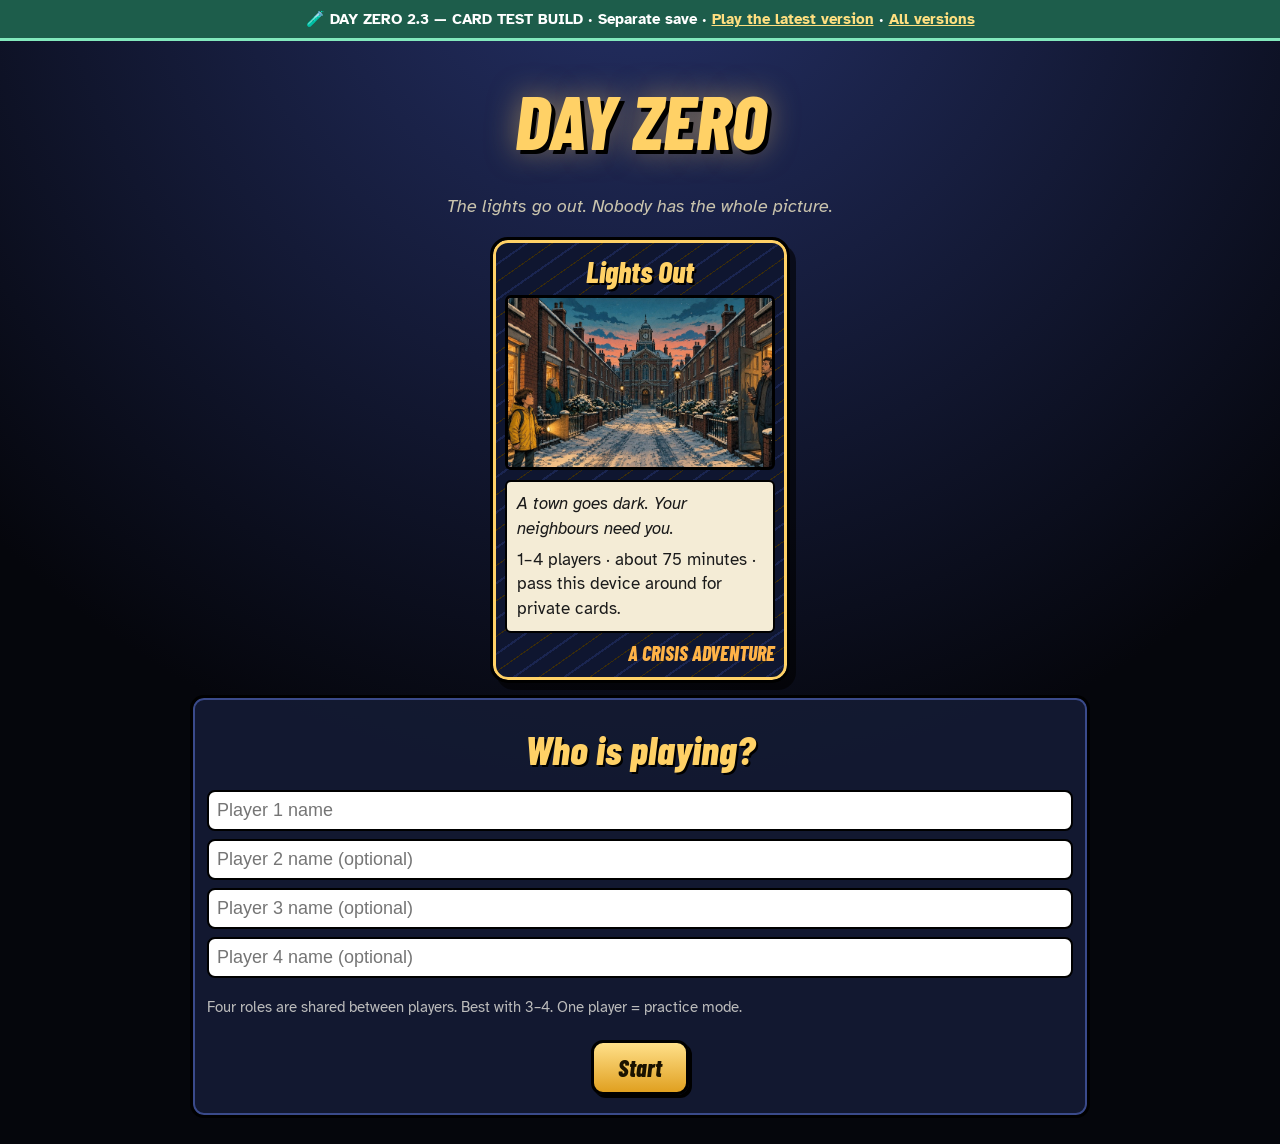
<file: dayzero23.html>
<!DOCTYPE html>
<html lang="en"><head><meta charset="utf-8"><meta name="viewport" content="width=device-width,initial-scale=1">
<title>Day Zero 2.3 — Illustrated Cards</title>
<link rel="icon" href="favicon.svg" type="image/svg+xml"><link rel="alternate icon" href="favicon.ico">
<link href="https://fonts.googleapis.com/css2?family=Barlow+Condensed:ital,wght@1,800&family=Atkinson+Hyperlegible:ital,wght@0,400;0,700;1,400&family=Caveat:wght@600&display=swap" rel="stylesheet">
<style>
*{box-sizing:border-box}
body{margin:0;color:#eee;font:18px/1.45 'Atkinson Hyperlegible',sans-serif;background:radial-gradient(circle at 50% -10%,#26326a,#05060c 65%);min-height:100vh}
.w{max-width:1100px;margin:auto;padding:14px}
h1,h2,.btn,.ct,.sec{font-family:'Barlow Condensed',Impact,sans-serif;font-style:italic;font-weight:800}
h1{font-size:76px;color:#ffd166;text-align:center;margin:10px 0 0;text-shadow:4px 4px 0 #000,0 0 30px #ffd16688}
h2{font-size:40px;color:#ffd166;margin:8px 0;text-shadow:2px 2px 0 #000;text-align:center}
.sec{font-size:30px;color:#ffd166;border-bottom:3px solid #ffd16655;margin:26px 0 12px;text-shadow:2px 2px 0 #000}
.goal{background:linear-gradient(90deg,#c43d1f,#6a24a8);border:3px solid #000;border-radius:12px;padding:10px 16px;font-size:21px;margin:10px auto;max-width:900px;text-align:center;box-shadow:4px 4px 0 #000}
.btn{background:linear-gradient(#ffe08a,#e0a020);color:#1a1200;border:3px solid #000;border-radius:12px;padding:10px 24px;font-size:24px;cursor:pointer;box-shadow:3px 3px 0 #000;margin:6px}
.btn:disabled{opacity:.35}.btn.b{background:linear-gradient(#d6ddff,#8c99d8)}.btn.sm2{font-size:18px;padding:4px 14px}
.c{text-align:center}.row{display:flex;flex-wrap:wrap;gap:16px;justify-content:center}
.card{width:300px;border-radius:18px;padding:12px;border:3px solid #000;box-shadow:inset 0 0 0 3px var(--r,#ffd166),6px 7px 0 #0009;
background:repeating-linear-gradient(-35deg,#0f1630 0 13px,#1a2550 13px 15px,#0f1630 15px 28px,#3a2c0a 28px 29px)}
.ct{font-size:30px;line-height:1;color:#ffd166;text-align:center;padding:4px 2px 9px;text-shadow:2px 2px 0 #000}
.art{height:175px;border:3px solid #000;border-radius:6px;position:relative;overflow:hidden;display:flex;align-items:center;justify-content:center;font-size:76px;background:linear-gradient(135deg,#ff6b35,#7b2cbf 55%,#10002b)}
.art div{position:absolute;inset:0;background-size:cover;background-position:center}
.sm .art{height:64px;font-size:38px}
.box{background:#f4ecd6;color:#1b1b1b;border:2px solid #000;border-radius:6px;margin-top:10px;padding:10px;font-size:17px}
.fl{font-style:italic;margin-bottom:6px}
.hint{margin-top:8px;font-size:14px;background:#e6d9b3;border-radius:4px;padding:5px 7px}
.tag{text-align:right;font-family:'Barlow Condensed',sans-serif;font-style:italic;font-weight:800;color:#ffb347;font-size:20px;margin-top:6px}
.sk{font-family:Caveat,cursive;font-size:24px;line-height:1.15;background:#fffbe6}
.rel{display:inline-block;font-weight:700;font-size:13px;padding:2px 8px;border-radius:10px;border:2px solid #000;margin-bottom:6px}
.V{background:#2e8b57;color:#fff}.U{background:#ffbf47}.R{background:#aaa;border-style:dashed}
.clk{display:flex;gap:4px;margin-top:6px}.clk i{width:22px;height:22px;border:2px solid #000;border-radius:4px;background:#fff;font-style:normal;text-align:center;font-size:14px}.clk i.on{background:#e4572e}
.pn{background:#141a33ee;border:3px solid #000;border-radius:14px;padding:14px;margin:12px auto;max-width:900px;box-shadow:inset 0 0 0 2px #3a4a8a}
.trk{display:inline-block;background:#1c2448;border:2px solid #000;border-radius:10px;padding:6px 10px;margin:4px;min-width:118px;text-align:center}
.trk b{display:block;font-size:26px;color:#ffd166}.pp{color:#ff7a59;letter-spacing:2px}
.hb{display:inline-block;margin:4px;padding:6px 12px;border-radius:10px;border:2px solid #000;background:#3a3a3a}.hb.on{background:#2fbf71;color:#000}
.lg p{margin:6px 0;padding:7px 10px;background:#0f1430;border-left:6px solid #ffd166;border-radius:4px}
.lg p.ok{border-left-color:#2fbf71}.lg p.no{border-left-color:#e4572e}
.rb{border:3px solid;border-radius:12px;padding:12px 14px;margin:10px auto;background:#10162c;max-width:900px}
.rb h3{margin:0 0 6px;font-family:'Barlow Condensed',sans-serif;font-style:italic;font-size:28px}
.gd td{border-bottom:1px solid #334;padding:7px;vertical-align:top}.gd table{width:100%;border-collapse:collapse}
.opt{display:block;width:100%;text-align:left;font-size:22px}
.opt div{font:16px 'Atkinson Hyperlegible';font-style:normal;margin-top:3px}
select,input{font-size:18px;padding:8px;border-radius:8px;border:2px solid #000;width:100%;margin:4px 0}
.st{font-size:34px;color:#ffd166}.s{font-size:15px;color:#bbb}

/* Day Zero 2.0: inventory and exploration */
.dx-grid{display:grid;grid-template-columns:repeat(auto-fit,minmax(185px,1fr));gap:10px}
.dx-item{background:#20294f;border:2px solid #070a15;border-radius:11px;padding:10px;box-shadow:inset 0 0 0 1px #5666a6}
.dx-item b{color:#ffe08a}.dx-item small{color:#cbd2ec;display:block;line-height:1.35;margin-top:4px}
.dx-item .dx-icon{font-size:28px;display:inline-block;margin-right:6px}
.dx-place{border-left:4px solid #2fd09c}.dx-place.locked{border-left-color:#7c7e97;opacity:.83}.dx-place.done{border-left-color:#f0a500}
.dx-label{font-size:13px;font-weight:bold;letter-spacing:.035em;color:#ffca69}
.dx-note{font-size:15px;color:#dee4fa}
.preview-banner{position:sticky;top:0;z-index:100;background:#1d5d4b;border-bottom:3px solid #82e9bd;color:#fff;padding:10px 16px;font:700 15px 'Atkinson Hyperlegible',sans-serif;text-align:center}.preview-banner a{color:#ffdf80}
/* Day Zero 2.1 — narrated fiction */
.dz21-page{max-width:920px;margin:16px auto 24px;background:#101730;border:3px solid #090b18;border-radius:16px;overflow:hidden;box-shadow:0 9px 0 #0008}
.dz21-head{background:linear-gradient(115deg,#33224e,#162244);padding:20px 24px 14px}
.dz21-head h2{text-align:left;font-size:clamp(32px,5vw,48px);margin:5px 0;line-height:1.08}
.dz21-kicker{color:#ffcc70;font:italic 800 19px 'Barlow Condensed',Impact,sans-serif;text-transform:uppercase;letter-spacing:.07em}
.dz21-head span{color:#dfddeb;font-size:15px}
.dz21-hero{height:clamp(180px,36vw,295px);background:#1b2048}
.dz21-hero .art{height:100%;border:0;border-radius:0}
.dz21-prose{background:#f4ecd8;color:#28232b;padding:clamp(16px,4vw,32px);font:clamp(18px,2vw,21px)/1.58 Georgia,serif}
.dz21-prose p{margin:0 0 17px}.dz21-prose p:last-child{margin-bottom:0}
.dz21-reader{font:700 14px 'Atkinson Hyperlegible',sans-serif}
.dz21-prose .dz21-reader{border-bottom:1px solid #c6b49a;color:#645667;padding-bottom:10px;margin-bottom:16px}
.dz21-footer{padding:15px;text-align:center;background:#141c36}
.dz21-settings{border-left:5px solid #c593e5}.dz21-settings select{max-width:460px;margin:6px 0 15px}
.dz21-outro{border:2px solid #b88c4b;padding:18px 22px}.dz21-outro h3{font:italic 800 29px 'Barlow Condensed',Impact,sans-serif;color:#ffcf72;margin:7px 0}.dz21-outro p{margin:0;line-height:1.55}
@media(max-width:600px){.dz21-head{padding:14px}.dz21-hero{height:205px}.dz21-prose{padding:17px}}

/* Day Zero 2.2 - Illustrated results and narrative council */
.dz22-story{display:grid;grid-template-columns:minmax(175px,32%) 1fr;max-width:940px;margin:14px auto;border:3px solid #080c1f;border-radius:16px;overflow:hidden;background:#f4ecd8;color:#26202b;box-shadow:0 7px 0 #0008}
.dz22-scene-image{background:#16213d;min-height:240px}.dz22-scene-image .art{height:100%;min-height:240px;border:0;border-radius:0}
.dz22-story-prose{padding:22px 25px;font:18px/1.52 Georgia,serif}.dz22-story-prose p{margin:11px 0}.dz22-story-prose h3{font:bold 31px/1.12 Georgia,serif;color:#332039;margin:8px 0 13px}
.dz22-kicker{font:italic 800 16px 'Barlow Condensed',Impact,sans-serif;letter-spacing:.045em;color:#c47b20}
.dz22-read{font:700 13px 'Atkinson Hyperlegible',sans-serif;color:#795c68;margin:8px 0 15px}
.dz22-teamwork{border-left:5px solid #2fd09c;padding:16px 20px}.dz22-teamwork p{margin:9px 0;font-size:16px}.dz22-teamwork b{color:#ffd166}
.dz22-role-cue{max-width:900px;margin:8px auto;border-left:5px solid #e0b264;padding:10px 15px;background:#191f3b;color:#f2e9d5;font:17px/1.5 Georgia,serif}
.dz22-grid{display:grid;grid-template-columns:repeat(auto-fit,minmax(258px,1fr));gap:16px;max-width:1100px;margin:14px auto 22px}
.dz22-result{border:3px solid var(--dz22,#ffcf70);border-radius:14px;overflow:hidden;background:#171d39;box-shadow:4px 5px 0 #0009;color:#f5f1e8}
.dz22-art{height:158px;background:#121c3a}.dz22-art .art{height:100%;border:0;border-radius:0}
.dz22-details{padding:12px 15px 14px}.dz22-details h4{font:bold 25px/1.09 'Barlow Condensed',Impact,sans-serif;color:#ffda8c;margin:5px 0 10px}
.dz22-details p{font:16px/1.5 Georgia,serif;margin:8px 0 12px}.dz22-chips{display:flex;flex-wrap:wrap;gap:6px;margin-top:10px}.dz22-chips span{padding:4px 9px;background:#303c69;border-radius:8px;font-size:13px;color:#f5eacb}
.dz22-technical{font-size:15px}.dz22-technical summary{cursor:pointer;color:#cbd5ff;font-weight:700}
.dz22-delta-list{display:flex;gap:7px;flex-wrap:wrap}.dz22-delta-list span{background:#293257;border:1px solid #7582b6;border-radius:9px;padding:7px 10px}
.dz22-resource-grid{display:grid;grid-template-columns:repeat(auto-fit,minmax(235px,1fr));gap:10px}.dz22-resource{border:1px solid #404e83;border-radius:10px;background:#1c2448;padding:11px}.dz22-resource b{color:#ffdb8c}.dz22-resource p{margin:5px 0;font-size:15px}.dz22-resource small{font-size:13px;color:#d7d9ee}
@media(max-width:620px){.dz22-story{grid-template-columns:1fr}.dz22-scene-image,.dz22-scene-image .art{min-height:185px;max-height:215px}.dz22-story-prose{padding:17px}.dz22-grid{grid-template-columns:1fr}.dz22-art{height:185px}}

/* Day Zero 2.3: illustrations are card art, game information stays outside the picture. */
.dz23-item-grid{display:grid;grid-template-columns:repeat(auto-fit,minmax(185px,1fr));gap:12px}
.dz23-item{background:#1b2547;border:2px solid #bd9655;border-radius:11px;overflow:hidden}
.dz23-item-art .art{height:155px;border:0;border-radius:0}.dz23-item-art .art div{background-size:cover}
.dz23-item-body{padding:10px 12px}.dz23-item-body strong{display:block;color:#ffd994;font:italic 800 22px 'Barlow Condensed',Impact,sans-serif}
.dz23-item-body span{font-size:12px;color:#ebad53;font-weight:700}.dz23-item-body p{font-size:15px;margin:6px 0;color:#e8e5ef}
.dz23-drawer summary,.dz23-teamwork summary{cursor:pointer;font-weight:700;color:#ffda87}
.dz23-drawer[open] summary{margin-bottom:13px}.dz23-hint{padding:10px 12px;background:#252e54;border-radius:9px;margin:9px 0}
.dz23-hint summary{color:#f1dfaa;cursor:pointer}.dz23-hint p{font-size:15px}
.dz23-result .dz22-art{height:190px}.dz23-result .dz22-art .art{background:#1c2545}
.dz23-result .dz22-details h4{font-size:25px}.dz23-result .dz22-details p{font:16px/1.5 Georgia,serif}
@media(max-width:600px){.dz23-item-grid{grid-template-columns:repeat(2,minmax(0,1fr))}.dz23-item-art .art{height:120px}}
</style></head><body><div class="preview-banner">🧪 DAY ZERO 2.3 — CARD TEST BUILD · Separate save · <a href="./">Play the latest version</a> · <a href="versions.html">All versions</a></div><div class="w" id="app"></div>
<script src="story21.js"></script>
<script src="story23.js"></script>
<script src="story22.js"></script>
<script>
const RL={SIG:{n:"Signal",ch:"Theo",c:"#4aa3ff",i:"📻"},QM:{n:"Quartermaster",ch:"Ines",c:"#f0a500",i:"📦"},MED:{n:"Medic",ch:"Pavel",c:"#e07ac0",i:"✚"},LOC:{n:"Local",ch:"Marta",c:"#2fd09c",i:"🏠"}};
const RO=["SIG","QM","MED","LOC"];
const ROLEX={SIG:{who:"Theo, 19, runs a local news channel and owns a radio.",knows:"Radio news, official messages and rumours. Some are true. Some are false.",does:"Check rumours, broadcast messages, call emergency services, run the hall's radio point.",why:"Without you, the group acts on false information. You decide what is true."},
QM:{who:"Ines, 46, runs the community hall.",knows:"What the hall has, how much fuel is left, and what every trip costs.",does:"Drive the van (deliver fuel, fetch food, wood and water), set up the generator.",why:"Almost every plan needs the van, and fuel is very limited. You decide what it's spent on."},
MED:{who:"Pavel, 38, a night-shift nurse.",knows:"Who is sick or at risk, and what is dangerous (like generators indoors).",does:"Treat people, climb to Mr Aldous, care for the most vulnerable.",why:"You protect everyone's Health, and you spot the deadly mistakes before they happen."},
LOC:{who:"Marta, 74, has lived on Mill Lane for 46 years.",knows:"The town: people, routes, history, and who owes whom a favour.",does:"Talk to people (the caretaker, shop owners, the depot) and open doors others can't.",why:"Many solutions start with knowing the right person. You hold the maps."}};
const RES=[["🥫","Supplies","Food, drinking water and batteries for everyone at the hall.","Freezer food (+2).","Sharing with others, batteries for the radio point, water for the tower block.","If Supplies are 1 or less, the cold hurts more."],
["❤️","Health","How well your neighbours are.","The Medic treats people (+1).","Threats that go wrong, cold nights, failed care.","At 0, the game ends badly."],
["🤝","Cohesion","How united your group is.","Comforting people, good decisions, a warm hall.","Fear, failures, bad decisions.","At 0, the game ends: everyone for themselves."],
["🏘️","Trust","How much the wider community trusts the hall.","Helping others, telling the truth.","False messages, refusing help.","Some help needs Trust 3+ (e.g. council water)."],
["⛽","Fuel","Runs the van and the generator. Only the Quartermaster spends it.","Finding the fuel reserve.","Every van trip. The generator needs 1 per act.","At 0: no van trips, and the generator stops."],
["📻","Signal","Theo's limited radio capacity.","A working radio point restores +1 at the start of each later round (max 6); receiver + batteries adds +1 once.","Investigations, broadcasts, emergency calls.","If it reaches 0, Theo must wait for a recharge before spending more."],
["✚","Medkits","Limited medical equipment carried by Pavel.","No repeatable refill in this first adventure; start with 2.","Treating people.","At 0: no more medkit treatments."],
["🏠","Contacts","Limited favours Marta can ask for.","No repeatable refill in this first adventure; start with 3.","Special requests, including access to the bus depot.","At 0: no more favours to spend."],
["⏳","Crisis","Time pressure.","—","Rises every round, and when any threat clock fills.","At 10, the final round starts immediately."]];
const EV={1:["Lights Out","Thursday 18:04 · Night","🌑","The lights flicker, then go out. Not just your street — the whole town is dark. Phones still work, for now. Someone knocks on the hall door: “Is anyone organising things here?” You look at each other. It seems you are."],
2:["The First Night","Thursday 23:00 · Night","🕯️","The town is quiet and cold. Across the river, the clinic's lights flicker. Mrs Lindqvist from the supermarket is at the door: “My freezers are full. What do I do?” Behind her, neighbours want to know what the hall has."],
3:["Morning Without Power","Friday 09:00","🚰","A silent town wakes up. No traffic lights, no radios in kitchens. On the hill streets, the taps are sputtering. Three people from the Hillside estate wait at the door with empty bottles."],
4:["Phones Go Quiet","Friday 17:00","📵","One by one, phones show “No Service”. The mobile masts have run out of battery. Car horns across town: a long queue at the petrol station. Someone says a fuel tanker is coming."],
5:["Rumours in the Dark","Saturday 12:00","🗞️","People are tired and scared. A note passes from house to house: “Thieves are breaking into homes on Mill Lane.” Theo looks pale: “Someone says this blackout wasn't an accident.” The forecast: freezing tomorrow night."],
6:["The Coldest Night","Saturday 22:00 · Night","❄️","Frost covers the windows. Your breath turns white indoors. Then the radio crackles: a grid repair crew has reached Kelderwick! But fallen lines block the main roads in the dark. They need help."],
7:["Restoration","Sunday 16:00","💡","The third day fades. The council speaks on the radio: “Power will return in stages. Tell us where it is needed first.” Everyone in the hall turns to look at you. This is the final round."]};
const GOAL={1:"Help Mr Aldous, and start building the Hub (Warmth, Water, Information).",2:"Save the clinic, grab the freezer food, and decide about the hall's stores.",3:"The water is running out. Fill containers before the taps stop, and help the tower block.",4:"Phones are dead. Calm the petrol crowd, find fuel, and decide who gets the clinic bed.",5:"Fight rumours with facts, and prepare for the freezing night.",6:"Keep people warm, and get the repair crew to the substation.",7:"Final round! Finish the Hub, and choose where the power goes first."};
const TH={T2:["Mr Aldous's Oxygen","Tower block",3,"His daughter calls: “Dad's breathing machine is beeping. He's on the 9th floor. Please help.”","Health −2, Cohesion −1"],
T1:["Clinic Generator","Clinic, across the river",3,"The clinic's lights flicker. Their generator is running — but for how long?","Health −2. Mr Aldous can't go to the clinic."],
O1:["Supermarket Freezers","Supermarket, across the river",3,"Mrs Lindqvist's freezers are full of food. Soon it will spoil.","The food spoils."],
T3:["Failing Water","Whole town",3,"The water tower is slowly emptying. Nobody knows exactly when the taps will stop.","Taps stop. Supplies −1. No more filling at the hall."],
T4:["Tower Block Water","Tower block",3,"The upper floors have no water. The pumps need electricity.","Health −1, Trust −1"],
T6:["Petrol Station Crowd","Petrol station",3,"Cars queue down the road. People are angry. Everyone wants fuel.","Trust −2, Cohesion −1"],
O2:["Fuel Reserve","Somewhere in town",3,"Somewhere in Kelderwick there is fuel. Who has it?","The chance is gone."],
T8:["Candle Fire","Marta's street",2,"Smoke from a house on Marta's street. Someone used candles for light.","Health −2, Supplies −1, Cohesion −1"],
T9:["Break-in Rumour","Mill Lane",2,"People are scared. Some talk about guarding their homes at night.","Cohesion −2, Trust −1"],
T7:["Cold Snap","Whole town",0,"Below freezing from tomorrow night. Without Warmth at the hall, people suffer.","Each round without Warmth: Health −1"],
T10:["Grid Crew","Council point → substation",2,"The repair crew is ready, but they can't reach the substation alone.","No power this weekend. Health −1."]};
const HINT={T2:"Clues: 🏠 Local (how to get in) and ✚ Medic (what he needs).",T1:"Clues: 📻 Signal and 🏠 Local (which bridge?), 📦 Quartermaster (cost).",O1:"Clues: 🏠 Local (who to ask) and 📦 Quartermaster (the van).",T3:"Clues: 📦 Quartermaster (how to fill) and 🏠 Local (when it runs out).",T4:"Clues: ✚ Medic, 🏠 Local and 📦 Quartermaster.",T6:"Clues: 📻 Signal (the rumour), 📦 Quartermaster (pumps), 🏠 Local (owner).",O2:"Clues: 🏠 Local (where) and 📦 Quartermaster (how).",T8:"Clues: 📻 Signal (how to call help) and 🏠 Local.",T9:"Clues: 📻 Signal and 🏠 Local. ✚ Medic can help.",T7:"Get Warmth running at the hall before tomorrow night.",T10:"Needs 3 things: a guide (🏠 knows the routes), fuel (📦) and radio (📻)."};
const IC={T2:"🫁",T1:"🏥",O1:"🧊",T3:"💧",T4:"🏢",T6:"⛽",O2:"🛢️",T8:"🔥",T9:"🚨",T7:"🥶",T10:"⚡"};
const IN={1:{SIG:[["V","Radio: the grid operator confirms a major fault. No time for repairs yet."],["R","Social media post: “Power back by midnight! My cousin works at the power station.” (2,000 shares)"],["V","Phones still work, but messages take minutes."]],
QM:[["V","Hall inventory: 3 Fuel · the van · 1 generator in the storeroom (not tested for 2 years) · 20 empty water containers · 1 box of batteries · an old wood stove (no wood)."],["V","Van trips cost Fuel. Delivering fuel also costs the fuel you deliver."]],
MED:[["V","Mr Aldous uses a breathing machine. Its battery lasts about 6 hours."],["V","Generators make carbon monoxide. You can't see or smell it. A generator must NEVER run inside a building."],["V","Home oxygen users usually keep a backup cylinder. Mr Aldous may have one."]],
LOC:[["V","Sketch of the tower block: the lift is crossed out. The back stairs are “LOCKED AT NIGHT”. Note: Mr Osei, caretaker, has the keys.",1],["V","Sketch of the hall from above: a small roofed corner OUTSIDE by the north wall, circled: “good shelter”. The storeroom has no windows.",1],["V","Bram Hollis at the woodyard sells firewood. Grumpy, but fair."],["U","“In the 1998 storm, the taps ran dry after the first day.”"]]},
2:{SIG:[["U","Clinic volunteer: “Our generator has fuel until tomorrow morning.”"],["V","Police: “The EAST Bridge is closed — flooding. Use the West Bridge.”"],["V","Card machines don't work. Cash only."],["R","“The army is bringing free generators tonight!”"]],
QM:[["V","Van to the clinic: West Bridge = 1 Fuel trip + 1 delivered = 2 Fuel. East Bridge = 2 + 1 = 3 Fuel."],["V","Supermarket freezer food = +2 Supplies. Van trip: 2 Fuel."]],
MED:[["V","The clinic has 4 patients on oxygen. If its generator stops, they're in danger."],["V","The clinic could take ONE more patient — only while its power is safe."],["V","A full freezer keeps food frozen about 2 days; half-full, about 1 day."]],
LOC:[["U","Sketch of both bridges: wavy lines over the East Bridge. “Floods every time it rains like this.”",1],["V","Mrs Lindqvist owes Marta a favour — Marta fed her cat for a month."],["V","Mr Osei says three older people live above the 6th floor."]]},
3:{SIG:[["V","Council: “Save water. Drinking and cooking only.”"],["U","Water board: “Supply should continue until Saturday.”"],["R","“The clinic is evacuating!”"]],
QM:[["V","Filling the 20 containers at the kitchen tap takes TWO fill actions."],["V","If the generator is running, it needs 1 Fuel at the start of each act."]],
MED:[["V","Older people on the top floors can't do the stairs. A water point downstairs won't help them — someone must carry water UP."],["V","People need 2–3 litres of drinking water a day."]],
LOC:[["V","Hillside's water tank broke last month. Never repaired."],["V","Mr Osei will run a ground-floor water point if someone brings water."],["V","Mr Osei's daughter works at the water company: “The tower will be empty by Saturday afternoon.”"]]},
4:{SIG:[["V","Phones and internet have stopped. Only radios work."],["V","Emergency calls only through the council radio relay."],["R","“A fuel tanker is coming to the petrol station tonight!”"]],
QM:[["V","Petrol pumps need electricity. Without power, they CANNOT work."],["V","At a fuel store, the van can fill up and pay for the trip from what it collects."]],
MED:[["V","The clinic has one bed left. Mr Aldous needs oxygen. Mrs Petrova, 88, lives alone in a freezing house."],["V","Candles cause many house fires. Torches are safer."]],
LOC:[["V","Mr Haddad owns the petrol station. He'll put up a sign — but only if you can tell him the truth."],["V","Ruth Adeyemi runs the bus depot. Big diesel tank. She owes the hall a favour."],["V","Mrs Petrova on Marta's street has no heating. She lights candles every evening."]]},
5:{SIG:[["R","Note: “Thieves are breaking into homes on Mill Lane. Guard your doors.”"],["U","Radio contact: “The blackout was sabotage. Someone at the grid company told me.”"],["V","Weather service: below freezing tomorrow night."]],
QM:[["V","The generator needs 1 Fuel tomorrow night. The wood stove needs none once it has wood."]],
MED:[["V","Most at risk from cold: Mrs Petrova, Mr Aldous, two babies in the tower block."],["V","One shared warm room is safer than people alone in cold houses."]],
LOC:[["V","Marta asked around: Mrs Grant heard her grandson's video game and thought it was a break-in."],["V","Bram Hollis has plenty of wood if the hall asks."]]},
6:{SIG:[["V","Crew on channel 4: “We need a guide, 1 Fuel at the substation, and someone on the radio.”"],["V","Tonight: minus 6 degrees."],["R","“Power back for everyone at midnight!”"]],
QM:[["V","Taking 1 Fuel to the substation: van trip 1 + 1 delivered = 2 Fuel."]],
MED:[["V","Danger signs of cold: strong shivering, confusion, slow speech, sleepiness."],["V","Stay warm: layers, hats, blankets, food, warm drinks, one room."]],
LOC:[["V","Sketch: the old mill path, down through Hillside and over a wooden footbridge. “Safe, even at night.”",1],["V","In daylight the crew could use the West Bridge. The East is still under water."]]},
7:{SIG:[["V","Council: power returns in stages. They ask where it's needed first."],["V","Photo from a crew member: the substation lock was opened, not forced. Someone used a key.",1]],
QM:[["V","Final check: make sure Warmth, Water and Information are running."]],
MED:[["V","Tower block: babies and older people on the top floors. Power there means water and the lift."]],
LOC:[["V","Marta counted: 120 people in the tower block, 40 on the clinic street, 60 at the hall."]]}};
let S=null;
const sv=()=>localStorage.setItem("dz2_story23_release",JSON.stringify(S));
const tr=(k,n)=>{S.t[k]=Math.max(0,Math.min(6,S.t[k]+n))};
const act=id=>{const x=S.th[id];return !!x&&!x.res&&!x.fail};
const esc=s=>String(s).replace(/[<>&"]/g,c=>({"<":"&lt;",">":"&gt;","&":"&amp;",'"':"&quot;"}[c]));
const T=[];const TI={};

// --- Day Zero 2.0: discoveries and inventory. No change to core round/action economy. ---
const DZ_ITEMS={
 batteries:{name:"Spare Batteries",icon:"🔋",kind:"CONSUMABLE",use:"Combine with the Emergency Receiver to improve communications."},
 receiver:{name:"Emergency Receiver",icon:"📡",kind:"EQUIPMENT",use:"Theo can tune this using batteries to uncover a dated message."},
 route:{name:"Caretaker's Route Sketch",icon:"🗺️",kind:"INTELLIGENCE",use:"Combine with a worklight to examine the old mill route."},
 blankets:{name:"Thermal Blankets",icon:"🧣",kind:"CONSUMABLE",use:"Pavel can protect the vulnerable from one later cold-related health loss."},
 log:{name:"Clinic Service Log",icon:"📋",kind:"EVIDENCE",use:"Theo or Marta can examine its unusual maintenance timestamp."},
 worklight:{name:"Portable Worklight",icon:"🔦",kind:"EQUIPMENT",use:"Marta can use this with the route sketch to guide the crew."}
};
const DZ_LOC={
 hall:{name:"Community Hall Storeroom",icon:"🏠",ids:["batteries","receiver"],help:"Available immediately. Searching competes with urgent community work."},
 tower:{name:"Tower Block Cupboard",icon:"🏢",ids:["route","blankets"],help:"Mr Osei must first unlock the stairs. Blankets become available from Round 3."},
 clinic:{name:"Riverside Clinic Maintenance",icon:"🏥",ids:["log","worklight"],help:"Available once the clinic generator has been refuelled."}
};
function dzInit(){
 if(!S)return null;
 if(!S.dx||typeof S.dx!=="object")S.dx={};
 const d=S.dx;
 if(!Array.isArray(d.inventory))d.inventory=[];
 if(!d.searched||typeof d.searched!=="object")d.searched={};
 for(const id of Object.keys(DZ_LOC))if(!Number.isSafeInteger(d.searched[id])||d.searched[id]<0)d.searched[id]=0;
 if(!d.used||typeof d.used!=="object")d.used={};
 if(!d.clues||typeof d.clues!=="object")d.clues={};
 if(!Array.isArray(d.history))d.history=[];
 if(!Number.isInteger(d.coldShield)||d.coldShield<0)d.coldShield=0;
 return d;
}
function dzHas(id){return dzInit().inventory.includes(id)}
function dzOpen(id){
 if(id==="hall")return S.round>=1;
 if(id==="tower")return !!S.f.acc;
 if(id==="clinic")return S.round>=2&&!!(S.th.T1&&S.th.T1.res);
 return false;
}
function dzNext(id){
 const d=dzInit(),loc=DZ_LOC[id];if(!loc||!dzOpen(id))return null;
 const item=loc.ids[d.searched[id]];
 if(!item||dzHas(item))return null;
 if(item==="blankets"&&S.round<3)return null;
 return item;
}
function dzFind(id){
 const item=dzNext(id),d=dzInit();if(!item)return "✖ Nothing else can be found here right now.";
 d.inventory.push(item);d.searched[id]++;
 d.history.push({round:S.round,action:"found",item:item,place:id});
 return "🎒 Discovered "+DZ_ITEMS[item].icon+" "+DZ_ITEMS[item].name+" at "+DZ_LOC[id].name+". Added to the team's shared inventory.";
}
function dzRemove(id){const d=dzInit(),i=d.inventory.indexOf(id);if(i>=0)d.inventory.splice(i,1)}
function dzCan(id){
 const d=dzInit();if(d.used[id])return false;
 if(id==="receiver")return S.round>=2&&dzHas("batteries")&&dzHas("receiver");
 if(id==="blankets")return S.round>=3&&dzHas("blankets")&&!d.coldShield;
 if(id==="log")return S.round>=2&&dzHas("log");
 if(id==="route")return S.round>=6&&dzHas("route")&&dzHas("worklight")&&!S.f.e2&&act("T10")&&!S.f.guide;
 return false;
}
function dzUse(id){
 if(!dzCan(id))return "✖ Required equipment or conditions are missing.";
 const d=dzInit();let result="";
 if(id==="receiver"){
  dzRemove("batteries");S.a.signal=Math.min(6,S.a.signal+1);d.clues.dispatch=1;
  result="📡 Theo tunes the receiver. Signal +1 (maximum 6). An earlier-dated grid-crew transmission is recorded in the evidence journal. It does not prove sabotage.";
 }else if(id==="blankets"){
  dzRemove("blankets");d.coldShield=1;
  result="🧣 Pavel distributes thermal blankets. The next eligible cold-related Health loss will be reduced by 1.";
 }else if(id==="log"){
  d.clues.service=1;
  result="📋 The clinic service log contains a maintenance work order dated before the blackout. Its significance is unclear. Evidence added to the journal.";
 }else if(id==="route"){
  S.f.guide=1;
  result="🗺️ Marta uses the sketch and worklight to locate a service route. The grid crew still needs fuel and radio coordination.";
 }
 d.used[id]=1;d.history.push({round:S.round,action:"used",item:id});
 return result;
}
function dzCold(n,E){
 const d=dzInit();let penalty=n;
 if(n>0&&d.coldShield){penalty=Math.max(0,n-1);d.coldShield=0;E.push("🧣 Thermal blankets prevent 1 point of cold-related Health loss.");}
 tr("health",-penalty);return penalty;
}
function dzJournal(){
 const d=dzInit(),arr=[];
 if(d.clues.service)arr.push("📋 The clinic work order was dated before the blackout, but the reason is unknown.");
 if(d.clues.dispatch)arr.push("📡 An earlier-dated repair transmission suggests grid work was discussed in advance.");
 return arr;
}
function dzPanel(){
 const d=dzInit(),ids=d.inventory,ev=dzJournal();
 const possessions=ids.length?ids.map(id=>{
  const x=DZ_ITEMS[id];return '<article class="dz23-item"><div class="dz23-item-art">'+art("dz23/"+id+".svg",x.icon)+'</div><div class="dz23-item-body"><strong>'+esc(x.name)+'</strong><span>'+esc(x.kind)+'</span><p>'+esc(x.use)+'</p></div></article>';
 }).join(""):'<p class="dx-note">No equipment discovered yet. Search locations using available actions, but remember that time is limited.</p>';
 const locs=Object.keys(DZ_LOC).map(id=>{
  const x=DZ_LOC[id],left=dzNext(id),open=dzOpen(id),done=d.searched[id]>=x.ids.length;
  const status=done?"CLEARED":left?"SEARCHABLE":open?"NOTHING AVAILABLE YET":"LOCKED";
  const cls=done?"done":open?"":"locked";
  return '<div class="dx-item dx-place '+cls+'"><b>'+x.icon+" "+x.name+'</b><div class="dx-label">'+status+'</div><small>'+esc(x.help)+'</small></div>';
 }).join("");
 return '<div class="sec">🎒 Discovered equipment</div><div class="pn"><div class="dz23-item-grid">'+possessions+'</div>'+
 (d.coldShield?'<p class="dx-note">🧣 Thermal protection ready: the next cold-related Health loss is reduced by one.</p>':"")+'</div>'+
 '<details class="pn dz23-drawer"><summary>🗺️ Explore Kelderwick · view locations</summary><p class="dx-note">Searching uses one role action. Equipment found belongs to the whole team.</p><div class="dx-grid">'+locs+'</div></details>'+
 '<details class="pn dz23-drawer"><summary>🔎 Evidence journal · '+ev.length+' clue'+(ev.length===1?"":"s")+'</summary>'+(ev.length?ev.map(e=>'<p>'+esc(e)+'</p>').join(""):'<p class="dx-note">No physical evidence investigated yet.</p>')+'</details>';
}

function dzEpilogue(){
 const d=dzInit(),a=!!d.clues.service,b=!!d.clues.dispatch;
 if(a&&b)return "You found both an early maintenance work order and a dated repair transmission. They raise further questions about the timing, but neither proves sabotage. The team decides to keep investigating.";
 if(a)return "The clinic's unusually dated work order remains unexplained. Without more evidence, you cannot say whether it relates to the blackout.";
 if(b)return "The old grid-crew transmission hints that maintenance was discussed earlier than expected, but it does not establish what caused the failure.";
 return "You kept the town going, but found no further documentary evidence about the cause of the failure.";
}
// --- end Day Zero 2.0 shared-inventory rules ---

function K(id,who,step,label,av,run,o={}){const t=Object.assign({id,who,step,label,av,run},o);t.ix=T.length;T.push(t);TI[id]=t}
const inv=(id,l,av,txt,f)=>K(id,"SIG",2,"Investigate: "+l,()=>av()&&!S.f[id],()=>{S.f[id]=1;if(f)S.f[f]=1;return "🔎 "+txt},{cost:{signal:1}});
inv("iMid","the “power back by midnight” post",()=>S.round<=3,"No official source. The account was created today. Probably false.");
inv("iArm","the “army generators” rumour",()=>S.round>=2&&S.round<=3,"Nobody official said this. False.");
inv("iEva","“the clinic is evacuating”",()=>S.round>=3&&S.round<=4,"False. The clinic is staying open.");
inv("iWat","the water board's estimate",()=>S.round>=3&&S.round<=5,"The message is from Thursday. They don't really know.");
inv("iTan","the fuel tanker rumour",()=>act("T6"),"No tanker is planned. Someone misread an old post.","tank");
inv("iBrk","the thieves note",()=>act("T9"),"Mrs Grant heard a video game. Nothing was stolen.","brk");
inv("iSab","the sabotage claim",()=>S.round>=5,"A friend of a friend “heard it at work”. No evidence.");
K("gTest","ANY",2,"Test the old generator",()=>!S.f.gTest,()=>{S.f.gTest=1;return "🔧 It works. It needs 1 Fuel to start, and 1 Fuel at the start of each new act."});
[["N","outside, in the sheltered corner by the north wall"],["S","outside, in the open south yard"],["ST","in the storeroom"],["MH","in the main hall"]].forEach(([k,w])=>
K("g"+k,"QM",2,"Set up the generator "+w,()=>S.f.gTest&&!S.hub.warmth,()=>{S.f.gFuel=1;S.hub.warmth=true;S.wt="gen";S.f.gPos=k;
if(k==="N")return "🔥 The generator hums outside, sheltered. Warmth: RUNNING.";if(k==="S")return "🔥 The generator runs in the open yard. Warmth: RUNNING… for now.";
S.f.e5=S.round+1;return "🔥 The generator runs "+w+". It gets warm. Warmth: RUNNING."},{sh:()=>!S.hub.warmth,cost:()=>S.f.gFuel?{}:{fuel:1},no:"Nobody has tested the generator yet."}));
K("wood","LOC",2,"Ask Bram Hollis for firewood",()=>!S.f.wood&&!S.hub.warmth,()=>{S.f.wood=1;return "🪵 Bram grumbles: “Fine. Send your van.”"});
K("woodV","QM",3,"Fetch firewood by van",()=>S.f.wood&&!S.hub.warmth,()=>{S.hub.warmth=true;S.wt="stove";return "🔥 The old stove crackles to life. Warmth: RUNNING."},{cost:{fuel:1},sh:()=>!S.hub.warmth,no:"Bram hasn't agreed yet."});
K("fill","ANY",2,"Fill water containers at the kitchen tap",()=>!S.hub.water&&!S.f.dry,()=>{S.f.fill=(S.f.fill||0)+1;if(S.f.fill>=2){S.hub.water=true;return "💧 All 20 containers are full. Water: RUNNING."}return "💧 Half full. One more fill needed."},{no:"The taps are dry."});
K("cw","LOC",2,"Ask the council officer for water",()=>S.f.dry&&!S.hub.water&&!S.f.cw,()=>{if(S.t.trust>=3){S.f.cw=1;return "🏛️ The officer agrees. Send the van."}return "🏛️ “We don't know you.” (Needs Trust 3+.)"});
K("cwV","QM",3,"Collect council water by van",()=>S.f.cw&&!S.hub.water,()=>{S.hub.water=true;return "💧 Water: RUNNING."},{cost:{fuel:2},sh:()=>S.f.dry&&!S.hub.water,no:"The council hasn't agreed."});
K("info","SIG",2,"Set up the hall's radio point and noticeboard",()=>!S.hub.info,()=>{S.hub.info=true;return "📻 Information: RUNNING."},{cost:{signal:1,supplies:1}});
K("osei","LOC",2,"Ask Mr Osei to unlock the tower block stairs",()=>act("T2")&&!S.f.acc,()=>{S.f.acc=1;S.r.osei=1;return "🔑 Mr Osei unlocks the back stairs and leaves the door open."});
K("aldT","MED",3,"Climb to Mr Aldous and help him",()=>act("T2")&&!S.f.stab,()=>{if(!S.f.acc)return "🚪 The back door is locked. Pavel can't get in.";S.f.stab=1;S.th.T2.clock=0;S.f.pT2=Math.max(3,S.round+1);return "🫁 Pavel finds the backup cylinder. Mr Aldous is stable — for now."});
K("aldW","MED",2,"Travel with Mr Aldous to the clinic",()=>act("T2")&&S.dec.DL3==="aldous",()=>{S.r.withA=1;return "🧳 Pavel gets ready to travel."});
K("aldV","QM",3,"Drive Mr Aldous to the clinic",()=>act("T2")&&S.r.withA&&S.th.T1.res,()=>{S.th.T2.res=true;return "✅ Mr Aldous reaches the clinic safely."},{cost:{fuel:2},sh:()=>act("T2")&&S.dec.DL3==="aldous",no:"He needs the Medic with him, and the clinic needs power."});
K("aldC","MED",3,"Climb to Mr Aldous with a medkit",()=>S.f.care&&S.round===6&&!S.f.cared,()=>{S.f.cared=1;return "🩺 Mr Aldous is safe tonight."},{cost:{medkits:1}});
K("fW","QM",3,"Deliver fuel to the clinic via the WEST Bridge",()=>act("T1"),()=>{S.th.T1.res=true;return "✅ The clinic generator is refuelled."},{cost:{fuel:2}});
K("fE","QM",3,"Deliver fuel to the clinic via the EAST Bridge",()=>act("T1"),()=>{S.a.fuel++;return "🌊 The East Bridge is flooded! The van turns back."},{cost:{fuel:3}});
K("lind","LOC",2,"Talk to Mrs Lindqvist about her freezer food",()=>act("O1")&&!S.f.lind,()=>{S.f.lind=1;return "🛒 “For Marta, anything. Send your van.”"});
K("frz","QM",3,"Collect the freezer food by van",()=>act("O1")&&S.f.lind,()=>{tr("supplies",2);S.th.O1.res=true;return "✅ Supplies +2."},{cost:{fuel:2},sh:()=>act("O1"),no:"Mrs Lindqvist hasn't agreed yet."});
K("t4w","ANY",2,"Carry water to the tower block",()=>act("T4")&&!S.f.t4w,()=>{S.f.t4w=1;return "💧 Water delivered to the entrance."},{cost:{supplies:1}});
K("t4p","LOC",2,"Ask Mr Osei to run a ground-floor water point",()=>act("T4")&&!S.f.t4p,()=>{S.f.t4p=1;return "🚰 Mr Osei sets up a table."});
K("t4u","ANY",2,"Carry water up to the top floors",()=>act("T4")&&!S.f.t4u,()=>{S.f.t4u=1;return "🧗 You climb with water for the older residents."});
K("bA","SIG",2,"Broadcast: “A tanker is coming tonight.”",()=>act("T6"),()=>{S.th.T6.clock++;tr("trust",-1);return "📢 The crowd waits for nothing. Clock +1, Trust −1."},{cost:{signal:1}});
K("bB","SIG",2,"Broadcast: “No tanker is coming, and the pumps can't work without power.”",()=>act("T6"),()=>{S.th.T6.res=true;return "✅ The crowd slowly leaves."},{cost:{signal:1}});
K("bC","SIG",2,"Broadcast: “A tanker comes tomorrow, but the pumps can't work.”",()=>act("T6"),()=>{S.r.t6=1;return "📢 Half right. Some stay. (Clock paused.)"},{cost:{signal:1}});
K("had","LOC",2,"Talk to Mr Haddad at the petrol station",()=>act("T6"),()=>{if(S.f.tank){S.th.T6.res=true;return "✅ Mr Haddad puts up a clear sign. The queue melts away."}return "⛽ “Is a tanker coming or not?” You don't know. No sign."});
K("dep","LOC",2,"Ask Ruth at the bus depot for diesel",()=>act("O2")&&!S.f.dep,()=>{S.f.dep=1;return "⛽ “Bring your van.”"},{cost:{contacts:1}});
K("depV","QM",3,"Fill up the van at the bus depot",()=>act("O2")&&S.f.dep,()=>{S.a.fuel+=2;S.th.O2.res=true;return "✅ Fuel +2 (after the trip)."},{sh:()=>act("O2"),no:"Ruth hasn't agreed yet."});
K("fR","SIG",2,"Call the fire service via the council radio relay",()=>act("T8")&&!S.f.fR,()=>{S.f.fR=1;S.r.fire=1;return "📻 The fire service is coming."},{cost:{signal:1}});
K("fH","ANY",2,"Help neighbours get out (never fight the fire)",()=>act("T8")&&!S.f.fH,()=>{S.f.fH=1;S.r.fire=1;return "🏃 You help people outside."});
K("bT","SIG",2,"Broadcast the truth about the thieves note",()=>act("T9"),()=>{if(S.f.brk){S.th.T9.res=true;return "✅ “It was a video game.” Relief and laughter."}tr("trust",-1);return "📢 You don't know the truth yet. Confusion. Trust −1."},{cost:{signal:1}});
K("wat","ANY",2,"Organise a night watch",()=>act("T9")&&!S.f.wat,()=>{S.f.wat=1;return "🔦 Volunteers will watch the street."});
K("wel","LOC",2,"Organise welfare visits to neighbours",()=>act("T9")&&!S.f.wel,()=>{S.f.wel=1;return "🚪 Marta organises visits."});
K("welM","MED",2,"Join welfare visits to vulnerable neighbours",()=>act("T9")&&!S.f.welM,()=>{S.f.welM=1;return "🩺 Pavel joins the visits."});
K("gM","ANY",2,"Guide the crew by the old mill path",()=>act("T10")&&!S.f.e2&&(S.round===7||S.dec.DL5==="tonight"),()=>{S.f.guide=1;return "🧭 Over the old mill footbridge."},{sh:()=>act("T10"),no:"The path is closed to you (decision or barrier)."});
K("gW","ANY",2,"Guide the crew over the West Bridge",()=>act("T10")&&S.round===7,()=>{S.f.guide=1;return "🧭 Over the West Bridge in daylight."},{sh:()=>act("T10"),no:"Main roads are too dangerous in the dark."});
K("gE","ANY",2,"Guide the crew over the East Bridge",()=>act("T10")&&S.round===7,()=>"🌊 Still flooded. The crew turns back.",{sh:()=>act("T10"),no:"Main roads are too dangerous in the dark."});
K("cF","QM",3,"Take 1 Fuel to the substation",()=>act("T10")&&!S.f.cF,()=>{S.f.cF=1;return "⛽ Fuel delivered."},{cost:{fuel:2}});
K("cR","SIG",2,"Coordinate the crew by radio",()=>act("T10")&&!S.f.cR,()=>{S.f.cR=1;return "📻 Theo talks them through."},{cost:{signal:1}});
K("calm","ANY",2,"Calm the crowd at the substation",()=>act("T10")&&S.f.e6&&!S.f.calm,()=>{S.f.calm=1;return "🤝 The crowd calms."},{sh:()=>act("T10")&&S.f.e6});
K("trt","MED",3,"Treat sick neighbours at the hall",()=>S.t.health<6,()=>{tr("health",1);return "🩹 Health +1."},{cost:{medkits:1}});
K("cmf","ANY",2,"Comfort scared neighbours at the hall",()=>!S.r.cmf,()=>{S.r.cmf=1;tr("cohesion",1);return "🤗 Cohesion +1."},{no:"Someone is already doing this."});

// Day Zero 2.0: discoveries (step 1) and item uses (step 2).
K("exHall","ANY",1,"Search community hall storeroom",()=>!!dzNext("hall"),()=>dzFind("hall"),{no:"Nothing is currently searchable at the hall."});
K("exTower","ANY",1,"Search tower block caretaker cupboard",()=>!!dzNext("tower"),()=>dzFind("tower"),{no:"Tower access is locked or nothing is ready to find."});
K("exClinic","ANY",1,"Search clinic maintenance room",()=>!!dzNext("clinic"),()=>dzFind("clinic"),{no:"The clinic must be safe and accessible before searching."});
K("useReceiver","SIG",2,"Combine receiver and batteries",()=>dzCan("receiver"),()=>dzUse("receiver"),{no:"Theo needs both the receiver and batteries (Round 2 or later)."});
K("useBlankets","MED",2,"Distribute thermal blankets",()=>dzCan("blankets"),()=>dzUse("blankets"),{no:"Pavel needs blankets (Round 3 or later)."});
K("useLogSIG","SIG",2,"Examine clinic maintenance record",()=>dzCan("log"),()=>dzUse("log"),{no:"You need the clinic service log first."});
K("useLogLOC","LOC",2,"Examine clinic maintenance record",()=>dzCan("log"),()=>dzUse("log"),{no:"You need the clinic service log first."});
K("useRoute","LOC",2,"Survey old mill service route with worklight",()=>dzCan("route"),()=>dzUse("route"),{no:"Marta needs both items, an active grid-crew crisis, and an open route."});
const cost=t=>typeof t.cost==="function"?t.cost():(t.cost||{});
const CN={fuel:"Fuel",signal:"Signal",supplies:"Supplies",medkits:"Medkit",contacts:"Contact"};
const ctx=c=>{const k=Object.keys(c);return k.length?" ("+k.map(x=>c[x]+" "+CN[x]).join(", ")+")":""};
const have=c=>Object.keys(c).every(k=>(k==="supplies"?S.t.supplies:S.a[k])>=c[k]);
const pay=c=>{for(const k in c)k==="supplies"?tr("supplies",-c[k]):S.a[k]-=c[k]};
const GRP={"🏠 Build the Hub":["gTest","gN","gS","gST","gMH","wood","woodV","fill","cw","cwV","info"],"🫁 Mr Aldous":["osei","aldT","aldW","aldV","aldC"],"🏥 Clinic":["fW","fE"],"🧊 Freezer food":["lind","frz"],"🏢 Tower block water":["t4w","t4p","t4u"],"⛽ Petrol crowd":["iTan","bA","bB","bC","had"],"🛢️ Fuel reserve":["dep","depV"],"🔥 Candle fire":["fR","fH"],"🚨 Break-in rumour":["iBrk","bT","wat","wel","welM"],"⚡ Grid crew":["gM","gW","gE","cF","cR","calm"],"🔎 Check rumours":["iMid","iArm","iEva","iWat","iSab"],"❤️ Look after people":["trt","cmf"],"🎒 Search for equipment":["exHall","exTower","exClinic"],"🧩 Combine & use items":["useReceiver","useBlankets","useLogSIG","useLogLOC","useRoute"]};
const DL={DL1:["QM","Open the Stores?","🥫","Neighbours at the door: “The hall has food. Will you share it now?” Some are scared. Some are angry.",[["open","Open to the street","Supplies −1, Cohesion +1, Trust +1",()=>{tr("supplies",-1);tr("cohesion",1);tr("trust",1);S.f.e3=1},"People still talk about the night the hall opened its doors.","A crowd may come to the hall (calmer if Information is running)."],["keep","Keep for the Hub","No change",()=>{S.f.e4=1},"The Hub had enough. Not everyone understood why.","Some people may say the hall is hoarding."]]],
DL2:[0,"Hillside Water","🚱","Hillside residents with empty bottles: “Our tank is broken. Our children need water. Can you share?”",[["share","Share our water","Supplies −1, Trust +2",()=>{tr("supplies",-1);tr("trust",2);S.f.e1=1},"Hillside still talks about the water you shared.","Hillside may return the favour."],["cont","Give containers only","Trust +1",()=>tr("trust",1),"You gave Hillside a way to help themselves.","Nothing special."],["ref","Refuse","No change",()=>{S.f.e2s=1},"Hillside remembers the door that stayed closed.","Hillside may not forget this."]]],
DL3:["MED","One Bed","🛏️","The clinic radios: “One bed left. Who gets it?” Mr Aldous needs oxygen. Mrs Petrova is 88, alone and freezing.",[["aldous","Mr Aldous","Mrs Petrova moves to the hall",()=>{S.f.petH=1},"Mr Aldous's daughter flew home on Monday. She brought Pavel a card.","Drive him to the clinic (Medic travels + Quartermaster drives). Mrs Petrova needs Warmth at the hall tomorrow night."],["petrova","Mrs Petrova","The clinic collects her",()=>{S.th.T2.res=true;S.f.care=1},"Mrs Petrova slept warm at the clinic. Pavel climbed nine floors twice more.","On the coldest night, the Medic must climb to Mr Aldous with a medkit."]]],
DL3A:["MED","The Clinic Is Closed","🏥","The clinic's generator stopped. Its patients were moved away. Pavel can't be in two places.",[["visit","Visit people at home","No cost now",()=>{if(S.th.T2)S.th.T2.res=true;S.f.mL=1},"Pavel walked every street of Mill Lane that weekend.","The Medic has 1 action fewer in the next two rounds."],["hall","Bring everyone to the hall","Fuel −1, Supplies −1",()=>{if(S.th.T2)S.th.T2.res=true;S.a.fuel=Math.max(0,S.a.fuel-1);tr("supplies",-1);S.f.hC=1},"The hall became a small hospital.","The hall needs Warmth tomorrow night."]]],
DL4:[0,"The Sabotage Claim","📡","Theo's contact says the blackout was sabotage. Theo: “People deserve to know!” Nobody can prove it.",[["claim","Broadcast the claim","Cohesion −1",()=>{tr("cohesion",-1);S.f.e6s=1},"The sabotage story spread faster than the facts.","Unproven claims can cause trouble later."],["known","Broadcast only what we know","Cohesion +1",()=>tr("cohesion",1),"Mill Lane trusted the hall's radio. It never said more than it knew.","Nothing special."],["sil","Stay silent","No change",()=>{},"You kept quiet. Some wondered what you knew.","Nothing special."]]],
DL5:["LOC","The Old Mill Path","🌉","The crew could go tonight by the old mill path through Hillside, or wait for daylight and a bridge. Waiting means another freezing night.",[["tonight","Go tonight","The crew can be guided this round",()=>{},"The crew still tells the story of the night neighbours led them over the footbridge.","Power could come back a night early."],["wait","Wait for daylight","The crew waits",()=>{},"You chose the safe way. The town waited one more cold night.","The crew can only be guided in the final round."]]],
DL6:[0,"Who Gets Power First?","⚡","The council asks where power goes first.",[["tower","The tower block","—",()=>{tr("health",1);tr("trust",1)},"When the lift started, the 9th floor cheered.","If the crew fixes the substation: Health +1, Trust +1."],["clinic","The clinic street","—",()=>{S.th.T1.fail?tr("health",2):tr("cohesion",1)},"The clinic lit up first, like the town's heart starting again.","If the crew fixes the substation: Health +2 if the clinic closed, otherwise Cohesion +1."],["hallp","Our hall","—",()=>{S.f.hb=1},"The hall lit up first. Some said that was fair.","If the crew fixes the substation: one missing Hub system counts as running."]]]};
const TEACH1="<b>How it works:</b> The narrator reads the chapter and new problems aloud. Every player sees private information, then shares it with the group. Cards are labelled VERIFIED, UNCONFIRMED or RUMOUR. <b>Read or explain your cards however you like.</b> Compare what you know before planning.<br>Choose actions as a team, then lock in each role\'s orders. Round 1 gives each role <b>one action</b>; later rounds give two.<br>Some actions depend on another role or scarce supplies. If a threat clock fills, consequences follow. The narrator can read the illustrated results aloud.";
const TEACH2="From this chapter onwards, each role may choose <b>2 actions</b>. You are a team: talk first and plan who does what, then lock in the orders.<br><b>Example:</b> Marta can ask the caretaker to unlock the tower, while Pavel chooses to climb to Mr Aldous in the same round. If the unlocking does not happen, the climb cannot succeed.<br>Read important decisions aloud together before voting. Some consequences only become clear later.";
const FOOL=[["“Power back by midnight” (R1)","False."],["“Army generators” (R2)","False."],["Marta: “The East Bridge floods” (R2)","True this time."],["Clinic: “Fuel until morning” (R2)","True."],["Water board: “until Saturday” (R3)","Roughly right, but the message was old."],["“The clinic is evacuating” (R3)","False."],["“A fuel tanker is coming” (R4)","False."],["“Thieves on Mill Lane” (R5)","False: a video game."],["“It was sabotage” (R5)","Unknown. Nobody could prove it."]];
const NOTES=[["Real","Many water systems need electric pumps. In tall buildings, upper floors often lose water first."],["Real","Mobile masts often have backup batteries that may last only a few hours."],["Real","Card machines and cash machines usually need power. Some cash at home helps."],["Real","Most petrol pumps need electricity."],["Real","Generators make carbon monoxide, which you can't see or smell. Never use one indoors or in a garage."],["Real","Candles cause many house fires. Battery torches are safer. In a fire: get out, stay out, call for help."],["Real","A full freezer keeps food frozen about 48 hours (half-full, about 24)."],["Real","Many agencies suggest households can manage alone for at least 72 hours."],["Real","A battery or wind-up radio keeps you informed when phones fail."],["Invented","Kelderwick, Mill Lane, all characters and the substation mystery."]];
const NM={supplies:"🥫 Supplies",health:"❤️ Health",cohesion:"🤝 Cohesion",trust:"🏘️ Trust",fuel:"⛽ Fuel",signal:"📻 Signal",medkits:"✚ Medkits",contacts:"🏠 Contacts"};
const HN={warmth:"🔥 Warmth",water:"💧 Water",info:"📻 Information"};
const snap=()=>JSON.parse(JSON.stringify({t:S.t,a:S.a,hub:S.hub,items:dzInit().inventory}));
function dif(p){
 if(!p)return "";
 const changes=dz22Changes(p,dz22Frame());
 return '<div class="sec">📊 What changed</div><div class="pn">'+
 (changes.length?'<div class="dz22-delta-list">'+changes.map(t=>'<span>'+esc(t)+'</span>').join("")+'</div>':
 '<p>No resource counters or inventory totals changed. The team may still have unlocked access, tested equipment or advanced the story; see the illustrated action cards above.</p>')+
 '</div>';
}

function art(k,ic){const url=k.endsWith(".svg")?`art/${k}`:`art/${k}.jpg`;return `<div class="art">${ic}<div style="background-image:url(${url})"></div></div>`}
function card(o){return `<div class="card ${o.sm?"sm":""}" style="--r:${o.c||"#ffd166"}"><div class="ct">${o.t}</div>${art(o.a,o.i)}<div class="box">${o.f?`<div class="fl">${o.f}</div>`:""}${o.b||""}${o.h?`<div class="hint">💡 ${o.h}</div>`:""}</div><div class="tag">${o.g||""}</div></div>`}
function thC(id){const d=TH[id],x=S.th[id];let cl="";if(d[2]){cl='<div class="clk">';for(let i=0;i<d[2];i++)cl+=id==="T3"?"<i>?</i>":`<i class="${i<x.clock?"on":""}"></i>`;cl+="</div>"}
return card({t:d[0],a:id.toLowerCase(),i:IC[id],f:d[3],b:`<b>If the clock fills:</b> ${d[4]}${cl}`,h:HINT[id],g:(id[0]==="O"?"OPPORTUNITY":id==="T7"?"WARNING":"THREAT")+" · "+d[1],c:"#e4572e"})}
function guideH(){
 return '<div class="pn"><p><b>What these numbers mean:</b> Some resources can be replenished, while others are scarce. You need to decide when to spend them.</p><div class="dz22-resource-grid">'+RES.map(r=>
 '<div class="dz22-resource"><b>'+r[0]+' '+r[1]+'</b><p>'+r[2]+'</p><p><strong>➕ Get more:</strong> '+r[3]+'</p><p><strong>➖ Use:</strong> '+r[4]+'</p><small>⚠️ '+r[5]+'</small></div>'
 ).join("")+'</div><p><b>🏠 Your mission:</b> get Warmth, Water and Information running at the hall before the final round ends.</p></div>';
}

function board(){const t=S.t,a=S.a,tk=(n,k,i)=>`<div class="trk">${i} ${n}<b>${t[k]}</b><div class="pp">${"●".repeat(t[k])}${"○".repeat(6-t[k])}</div></div>`;
return `<div class="pn c">${tk("Supplies","supplies","🥫")}${tk("Health","health","❤️")}${tk("Cohesion","cohesion","🤝")}${tk("Trust","trust","🏘️")}
<div style="margin:6px 0">⛽ Fuel <b>${a.fuel}</b> · 📻 Signal <b>${a.signal}</b> · ✚ Medkits <b>${a.medkits}</b> · 🏠 Contacts <b>${a.contacts}</b> · ⏳ Crisis <b>${S.crisis}/10</b></div>
<div>MISSION: <span class="hb ${S.hub.warmth?"on":""}">🔥 Warmth</span><span class="hb ${S.hub.water?"on":""}">💧 Water</span><span class="hb ${S.hub.info?"on":""}">📻 Information</span></div>
<div class="s">Round ${S.round}/7 · Coordinator: <b>${esc(S.pl[S.co].n)}</b></div><button class="btn b sm2" onclick="S.g=!S.g;R()">${S.g?"Hide help":"❓ What do these mean?"}</button></div>${S.g?guideH():""}`}
function add(id){S.th[id]={clock:id==="T1"?1:0};S.nw.push(id)}
function start(names){S={story:{mode:"rotate",fixed:0,seen:{}},dx:{inventory:[],searched:{hall:0,tower:0,clinic:0},used:{},clues:{},coldShield:0,history:[]},pl:names.map(n=>({n,r:[]})),round:1,co:0,t:{supplies:names.length<=2?5:4,health:5,cohesion:4,trust:3},a:{fuel:3,signal:3,medkits:2,contacts:3},hub:{warmth:false,water:false,info:false},wt:null,f:{},th:{},dec:{},codas:[],crisis:0,ph:"team",nw:[],r:{},br:[],log:[],ord:{},pi:0,show:false,esc:[]};
RO.forEach((r,i)=>S.pl[i%names.length].r.push(r));sv();R()}
function chk(){if(S.t.health<=0)S.broke="h";else if(S.t.cohesion<=0)S.broke="c";if(S.broke)S.ph="end"}
function startRound(){const r=S.round;S.r={};S.nw=[];S.br=[];S.ord={};S.co=(r-1)%S.pl.length;S.dc=null;
const B=(t,x,w)=>S.br.push({t,x,w});
if(r>1&&S.hub.info&&S.a.signal<6){S.a.signal++;B("A Fresh Radio Shift","With the hall radio point staffed and organised, Theo gains 1 Signal for this round (up to 6).","Because you established the Information hub.");}
if(S.f.e5===r){tr("health",-2);S.hub.warmth=false;B("Headaches at the Hall","People feel dizzy and sick. The generator was running indoors: carbon monoxide. Health −2. The generator is off until someone sets it up outside.","Because the generator was set up indoors.")}
if((r===3||r===6)&&S.hub.warmth&&S.wt==="gen"){if(S.a.fuel>0){S.a.fuel--;B("Generator","The generator uses 1 Fuel to keep running.")}else{S.hub.warmth=false;S.f.gFuel=0;B("Generator","No fuel left. The generator stops.")}}
if(r===1)add("T2");
if(r===2){add("T1");add("O1")}
if(r===3){add("T3");if(S.pl.length>2)add("T4")}
if(r===4){if(!S.hub.info)add("T8");if(S.f.e3){if(S.hub.info){tr("trust",1);B("The Line at the Hall","An organised queue forms thanks to your noticeboard. Trust +1.","Because you opened the stores.")}else{tr("supplies",-1);B("The Line at the Hall","A crowd pushes and argues at the door. Supplies −1.","Because you opened the stores.")}}add("T6");add("O2")}
if(r===5){if(S.f.e4){tr("trust",-1);B("Whispers about the Hall","People say the hall is hoarding food. Trust −1.","Because you kept the stores closed.")}if(S.pl.length>2)add("T9");add("T7")}
if(r===6){if(S.f.e1){if(S.hub.warmth)tr("supplies",1);else S.f.wood=1;B("Neighbours Return the Favour","A cart from Hillside, piled with firewood. "+(S.hub.warmth?"Supplies +1.":"The Quartermaster just needs to fetch it by van."),"Because you shared your water.")}
if(S.f.e2s){S.f.e2=1;tr("trust",-1);B("The Neighbours Remember","A barrier blocks the road into Hillside. The old mill path is closed to you. Trust −1.","Because you refused to share water.")}
if(S.f.e6s){S.f.e6=1;tr("trust",-1);B("A Crowd at the Substation","Angry people gather at the substation. Someone must calm them. Trust −1.","Because you broadcast an unproven claim.")}
if(S.f.wat){tr("trust",-1);tr("cohesion",-1);B("Suspicion on Mill Lane","The night watch stopped a frightened teenager walking home. Trust −1, Cohesion −1.","Because you organised a watch over a false rumour.")}
add("T10")}
if(r===7&&S.f.pw===6)B("Early Restoration","Across town, a streetlight flickers on. Power is coming back a night early!");
let d=null;if(r===2)d="DL1";if(r===3)d="DL2";
if(r===4){if(S.th.T1.fail)d="DL3A";else if(act("T2"))d="DL3";else{S.codas.push("Mrs Petrova got the last clinic bed.");B("The Clinic Bed","Mrs Petrova gets the last clinic bed.")}}
if(r===5)d="DL4";
if(r===6){if(S.f.e2){S.dec.DL5="wait";S.codas.push("The Hillside barrier blocked the old mill path.")}else d="DL5"}
if(r===7)d="DL6";
if(r===5&&dzInit().clues.service)B("The Mismatched Timestamp","A clinic work order predates the blackout. It could be routine work—or an important clue. Nobody knows yet.","Because you examined the clinic service log.");
if(r===6&&dzInit().clues.dispatch)B("A Broadcast Remembered","Theo compares the repair message with the unfolding crisis. The dates deserve checking, but do not identify who caused the failure.","Because you tuned the emergency receiver.");
S.dl=d;S.ph="chapter";chk();sv();R()}
function choose(id){const o=DL[S.dl][4].find(x=>x[0]===id);if(id==="share"&&S.t.supplies<1){alert("Not enough Supplies.");return}
S.dec[S.dl]=id;S.dc=id;
if(S.dl==="DL6"){S.d6=id;if(S.f.pw===6){o[3]();S.f.d6=1}}else{o[3]();S.codas.push(o[4])}
chk();sv();R()}
function nA(r){let n=S.round===1?1:2;if(r==="MED"&&S.f.mL&&(S.round===5||S.round===6))n--;return n}
function opts(r){return T.filter(t=>(t.who===r||t.who==="ANY")&&(t.sh?t.sh():t.av()))}
function lock(){S.pl[S.pi].r.forEach(r=>{S.ord[r]=[];for(let i=0;i<nA(r);i++){const v=document.getElementById("o_"+r+"_"+i).value;if(v)S.ord[r].push(v)}});next()}
function next(){S.show=false;S.pi++;if(S.pi>=S.pl.length){S.pi=0;if(S.ph==="intel"){if(DZ21_BREAK_ROUNDS.includes(S.round)&&!S.story.seen[S.round]){S.story.seen[S.round]=1;S.ph="break"}else S.ph="council"}else if(S.ph==="ord"){resolve();return}}sv();R()}
function resolve(){S.pre=snap();S.log=[];S.report=[];const L=[];RO.forEach(r=>(S.ord[r]||[]).forEach(id=>L.push({r,id})));
S.rev=L.map(o=>RL[o.r].i+" "+RL[o.r].ch+": "+TI[o.id].label);
L.sort((a,b)=>TI[a.id].step-TI[b.id].step||TI[a.id].ix-TI[b.id].ix);
L.forEach(o=>{
 const t=TI[o.id],w="<b>"+RL[o.r].ch+"</b>: "+t.label+"<br>",before=dz22Frame();
 if(!t.av()){
  const msg=t.no||"Not possible right now.";
  S.log.push(w+"✖ "+msg);S.report.push(dz22Record(o,"blocked",msg,before));return;
 }
 const c=cost(t);
 if(!have(c)){
  const msg="Not enough resources"+ctx(c)+".";
  S.log.push(w+"✖ "+msg);S.report.push(dz22Record(o,"blocked",msg,before));return;
 }
 pay(c);const message=t.run();
 S.log.push(w+message);
 S.report.push(dz22Record(o,dz22Status(o.id,message),message,before));
});
if(act("T4")&&S.f.t4w&&S.f.t4p&&S.f.t4u){S.th.T4.res=true;S.log.push("✅ Tower Block Water: SOLVED.")}else if(act("T4")&&S.f.t4w&&S.f.t4p){S.r.t4=1;S.log.push("◐ Tower Block Water: partly solved. The top floors still need water carried up. (Clock paused.)")}
if(act("T8")&&S.f.fR&&S.f.fH){S.th.T8.res=true;S.log.push("✅ Candle Fire: SOLVED. Everyone got out.")}else if(act("T8")&&S.r.fire)S.log.push("◐ Candle Fire: half done. Clock paused this round.");
if(act("T9")&&S.f.wel&&S.f.welM){S.th.T9.res=true;S.log.push("✅ Break-in Rumour: SOLVED. The visits calm the street.")}
if(act("T10")&&S.f.guide&&S.f.cF&&S.f.cR&&(!S.f.e6||S.f.calm)){S.th.T10.res=true;S.f.pw=S.round;S.log.push("✅ Grid Crew: SOLVED! The crew reaches the substation."+(S.round===6?" Power returns a night early!":""))}
if(act("T2")&&S.r.osei&&!S.f.stab)S.log.push("◐ Someone keeps Mr Aldous calm. (Clock paused this round.)");
if(!L.length)S.log.push("No actions were taken.");
S.ph="res";chk();sv();R()}
function escal(){S.pre=snap();const r=S.round,E=[];S.crisis++;
const FX={T2:()=>{tr("health",-2);tr("cohesion",-1)},T1:()=>{tr("health",-2);if(act("T2")){S.th.T2.clock++;if(S.th.T2.clock>=3)fail("T2")}},T3:()=>{tr("supplies",-1);S.f.dry=1},T4:()=>{tr("health",-1);tr("trust",-1)},T6:()=>{tr("trust",-2);tr("cohesion",-1)},T8:()=>{tr("health",-2);tr("supplies",-1);tr("cohesion",-1)},T9:()=>{tr("cohesion",-2);tr("trust",-1)},T10:()=>{tr("health",-1)}};
function fail(id){S.th[id].fail=true;if(id[0]!=="O")S.crisis++;E.push("✖ ⏰ "+TH[id][0]+": clock full! "+TH[id][4]);if(FX[id])FX[id]()}
const tk=(id,skip)=>{if(!act(id)||skip||!TH[id][2])return;S.th[id].clock++;if(S.th[id].clock>=TH[id][2])fail(id);else if(id!=="T3")E.push("⏳ "+TH[id][0]+": clock "+S.th[id].clock+"/"+TH[id][2])};
tk("T2",r<(S.f.pT2||0)||(S.r.osei&&!S.f.stab));tk("T1");tk("O1");
if(act("T3")){tk("T3");if(act("T3"))E.push("💧 The water tower level drops…")}
tk("T4",S.r.t4);tk("T6",S.r.t6);tk("O2");tk("T8",S.r.fire);tk("T9");tk("T10");
if(S.hub.warmth&&S.wt==="gen"&&S.f.gPos==="S"){S.hub.warmth=false;E.push("✖ 🌧️ Rain soaks the generator in the open yard. It stops. (Set it up again somewhere sheltered, no fuel cost.)")}
if(r===2&&S.hub.warmth){tr("cohesion",1);E.push("✅ 🔥 The hall is warm. People relax. Cohesion +1.")}
if(r>=6&&!(r===7&&S.f.pw===6)&&!S.hub.warmth){const d=S.t.supplies<=1?2:1,loss=dzCold(d,E);E.push("✖ 🥶 Bitter cold and no Warmth at the hall. Health −"+loss+".")}
if(r===6){if(S.f.petH&&!S.hub.warmth){const loss=dzCold(1,E);E.push("✖ 🥶 Mrs Petrova shivers in the cold hall. Health −"+loss+".")}if(S.f.hC&&!S.hub.warmth){const loss=dzCold(2,E);E.push("✖ 🥶 The patients at the hall are freezing. Health −"+loss+".")}if(S.f.care&&!S.f.cared){tr("health",-2);E.push("✖ 🫁 Nobody climbed to Mr Aldous tonight. Health −2.")}}
if(r===7&&S.f.pw===7&&S.d6&&!S.f.d6){DL.DL6[4].find(x=>x[0]===S.d6)[3]();S.f.d6=1;E.push("✅ 💡 The lights come back on, in the order you chose.")}
if(!E.length)E.push("A quiet hour. Nothing new goes wrong.");
S.esc=E;S.ph="esc";chk();sv();R()}
function nextRound(){if(S.round>=7){S.ph="end";sv();R();return}S.round=S.crisis>=10?7:S.round+1;startRound()}
function ending(){const t=S.t;let hub=["warmth","water","info"].filter(k=>S.hub[k]).length;if(S.f.hb&&hub<3)hub++;
const m=hub===3?3:hub===2?2:1,p=t.health>=5?3:t.health>=3?2:1,cs=t.cohesion+t.trust,c=cs>=8?3:cs>=5?2:1,tot=m+p+c;let e;
if(S.broke==="h")e=["The Ambulances at Dawn","Before dawn, ambulances came for several neighbours. They will recover, but Mill Lane learned something painful: some problems are too big to solve alone, and help must start earlier."];
else if(S.broke==="c")e=["Every House for Itself","Somewhere in the long nights, people stopped knocking on each other's doors. The hall stood empty. When the lights came back, something had changed."];
else if(tot>=8)e=["The Lights of Mill Lane","When the power came back, nobody wanted to go home. The hall was warm, the kettle was on, and Marta was telling stories about 1998. Kelderwick had a blackout. Mill Lane had a community."];
else if(m>=2&&c===1)e=["Warm Hall, Cold Shoulders","The Hub worked. But some neighbours remember the doors that stayed closed. Next time, will they come to the hall?"];
else if(c>=2&&m===1)e=["Together in the Dark","The hall was never really ready. But nobody on Mill Lane faced the dark alone. Sometimes, that's what matters most."];
else if(tot<=4)e=["Barely Through","You made it. Just. Some mistakes cost more than they should have. But you survived, and you learned."];
else e=["The Long Weekend","Not perfect. Not a disaster. Mill Lane got through three days without power, mostly together."];
const x=S.broke?"":S.f.pw===6?" And thanks to you, the power came back a whole night early.":S.f.pw?"":" The power finally returned two days later.";return {e,x,m,p,c}}
function outc(){const o=[];if(S.th.T2){if(S.th.T2.fail)o.push("Mr Aldous was taken to hospital. His daughter is with him now.");else if(S.dec.DL3==="aldous"&&S.th.T2.res)o.push("Mr Aldous made it to the clinic, nine floors down.")}
if(S.th.T1)o.push(S.th.T1.fail?"The clinic's patients were moved out of town in the night.":S.th.T1.res?"The clinic never went dark.":"");
if(S.th.T8)o.push(S.th.T8.res?"Mrs Petrova's house was damaged, but everyone got out.":S.th.T8.fail?"The fire spread to two houses. Everyone got out, but some lost everything.":"");
if(S.hub.water&&!S.f.dry)o.push("You filled the containers before the taps went dry.");
if(S.th.T9&&S.th.T9.res)o.push("The thieves story stopped with the hall's radio.");return o}
const goal=()=>`<div class="goal">🎯 <b>This round:</b> ${GOAL[S.round]}</div>`;
const foot=()=>`<p class="c"><button class="btn b sm2" onclick="restart()">New game</button></p>`;
function title(){const s0=localStorage.getItem("dz2_story23_release");return `<h1>DAY ZERO</h1><p class="c" style="color:#c9c3ad"><i>The lights go out. Nobody has the whole picture.</i></p><div class="row">${card({t:"Lights Out",a:"ev1",i:"🌑",f:"A town goes dark. Your neighbours need you.",b:"1–4 players · about 75 minutes · pass this device around for private cards.",g:"A CRISIS ADVENTURE"})}</div><div class="pn"><h2>Who is playing?</h2>${[0,1,2,3].map(i=>`<input id="n${i}" placeholder="Player ${i+1} name${i?" (optional)":""}">`).join("")}<p class="s">Four roles are shared between players. Best with 3–4. One player = practice mode.</p><div class="c"><button class="btn" onclick="go()">Start</button>${s0?'<button class="btn b" onclick="cont()">Continue saved game</button>':""}</div></div>`}
function go(){const n=[0,1,2,3].map(i=>document.getElementById("n"+i).value.trim()).filter(x=>x);if(!n.length)n.push("Player 1");start(n)}
function cont(){S=JSON.parse(localStorage.getItem("dz2_story23_release"));dzInit();dz21Init();R()}
function restart(){if(confirm("Start a new game? The saved game will be deleted.")){localStorage.removeItem("dz2_story23_release");S=null;R()}}
function vTeam(){const own=r=>S.pl.find(p=>p.r.includes(r)).n;
return `<h2>The Story</h2><div class="pn" style="font-size:20px">Kelderwick is a small town. It's a cold Thursday evening in November. Suddenly, <b>the power goes out across the whole town</b>, and nobody knows for how long.<br><br>You are neighbours who meet at the <b>Mill Lane community hall</b>. People are scared. Someone has to organise things. That's you.<br><br><b>Your mission:</b> keep Mill Lane going for 3 days until the power returns, and turn the hall into a <b>Community Hub</b> with 🔥 Warmth, 💧 Water and 📻 Information.</div>
<div class="sec">🏆 How you win</div><div class="pn">⭐ <b>Mission:</b> get all 3 Hub systems running by the end.<br>⭐ <b>People:</b> keep ❤️ Health high.<br>⭐ <b>Community:</b> keep 🤝 Cohesion and 🏘️ Trust high.<br>Up to 9 stars. Your choices decide which of 7 endings you get.</div>
<div class="sec">👥 Meet your team</div><p class="c"><b>Nobody has the whole picture.</b> Each role gets different private cards every round. You only succeed if you share what you know.</p>
${RO.map(r=>`<div class="rb" style="border-color:${RL[r].c}"><h3 style="color:${RL[r].c}">${RL[r].i} ${RL[r].n}: played by ${esc(own(r))}</h3><b>Who:</b> ${ROLEX[r].who}<br><b>Knows:</b> ${ROLEX[r].knows}<br><b>Can do:</b> ${ROLEX[r].does}<br><b>Why it matters:</b> ${ROLEX[r].why}</div>`).join("")}
${dz21Setup()}<div class="sec">🎒 Your resources</div>${guideH()}<div class="c"><button class="btn" onclick="startRound()">Start Round 1</button></div>`}
function vBrief(){const e=EV[S.round];let h=`<h2>Round ${S.round} · ${e[0]}</h2>${goal()}<p class="c s"><b>Coordinator:</b> read each new problem card aloud so everyone knows what the team is facing. Then deal private information cards.</p><div class="row">`;
if(S.round<=2)h+=card({t:"How to Play",a:"teach",i:"📖",b:S.round===1?TEACH1:TEACH2,g:"COORDINATOR READS ALOUD"});h+="</div>";
if(S.br.length)h+=`<div class="sec">↩️ Because of earlier choices</div><div class="row">${S.br.map(b=>card({t:b.t,a:"echo",i:"↩️",f:b.x,b:b.w?"<i>"+b.w+"</i>":"",g:b.w?"ECHO":"NEWS",sm:1})).join("")}</div>`;
if(S.nw.length)h+=`<div class="sec">⚠️ New problems</div><div class="row">${S.nw.map(thC).join("")}</div>`;
return h+`<div class="sec">🏘️ Your town</div>`+board()+`<div class="c"><button class="btn" onclick="S.ph='intel';S.pi=0;S.show=false;sv();R()">Deal private cards</button></div>`+foot()}
function roleBox(r){return `<div class="rb" style="border-color:${RL[r].c}"><h3 style="color:${RL[r].c}">${RL[r].i} You are the ${RL[r].n} (${RL[r].ch})</h3><b>Your job:</b> ${ROLEX[r].does}<br><span class="s">${ROLEX[r].why}</span></div>`}
function vPass(){const p=S.pl[S.pi],rs=p.r.map(r=>RL[r].i+" "+RL[r].n).join(" & ");
if(!S.show)return `<div class="pn c"><h2>${S.ph==="intel"?"Private cards":"Secret orders"}</h2><p style="font-size:28px">Pass the device to<br><b style="color:#ffd166;font-size:44px">${esc(p.n)}</b><br>${rs}</p><p class="s">Everyone else, look away.</p><button class="btn" onclick="S.show=true;R()">I'm ${esc(p.n)}: show me</button></div>`;
if(S.ph==="intel"){let h=`<h2>${esc(p.n)}'s private cards</h2><p class="c">These cards give you information your teammates may not have. At the council, <b>share what you know</b> by reading or explaining it. Pay attention to whether a card is verified, unconfirmed or a rumour.</p>`;
p.r.forEach(r=>{h+=roleBox(r)+`<div class="row">`;(IN[S.round][r]||[]).forEach(x=>{h+=card({t:RL[r].i+" "+RL[r].n,a:"r_"+r,i:RL[r].i,c:RL[r].c,sm:1,b:`<span class="rel ${x[0]}">${{V:"✔ VERIFIED",U:"? UNCONFIRMED",R:"~ RUMOUR"}[x[0]]}</span><div class="${x[2]?"sk":""}">${x[1]}</div>`,g:RL[r].ch})});h+="</div>"});
return h+`<div class="c"><button class="btn" onclick="next()">Hide my cards</button></div>`}
let h=`<h2>${esc(p.n)}: choose secretly</h2>`+dzPanel();
p.r.forEach(r=>{const op=opts(r),n=nA(r);let o='<option value="">— No action —</option>';for(const g in GRP){const l=op.filter(t=>GRP[g].includes(t.id));if(l.length)o+=`<optgroup label="${g}">${l.map(t=>`<option value="${t.id}">${esc(t.label+ctx(cost(t)))}</option>`).join("")}</optgroup>`}
h+=roleBox(r)+dz22RolePrompt(r)+`<div class="pn"><b>${n} action${n>1?"s":""}:</b><p class="s">Discussed the plan with your team? Choose your actions below. Some require another role\'s action to succeed.</p>`;for(let i=0;i<n;i++)h+=`<select id="o_${r}_${i}">${o}</select>`;h+="</div>"});
return h+`<p class="c s">Actions are grouped by problem. Costs are paid when the action happens. Some actions need another role to act first or in the same round.</p><div class="c"><button class="btn" onclick="lock()">Lock in &amp; hide</button></div>`}
function vCouncil(){let h=`<h2>Your Team · Round ${S.round}</h2>`+dz22CouncilScene()+goal()+`<div class="pn"><b>1.</b> Share each role\'s information aloud. <b>2.</b> Discuss who will do what, and what depends on another player. <b>3.</b> ${S.dl?"Make the group decision below.":"Agree on your plan."}<br><span class="s">Coordinator: ${esc(S.pl[S.co].n)}. Everyone speaks; the coordinator reads the story and breaks ties.</span></div>`;
if(S.dl){const d=DL[S.dl];h+=`<div class="sec">⚖️ Decision</div><div class="row">${card({t:d[1],a:S.dl.toLowerCase(),i:d[2],f:d[3],b:d[0]?`<b>Decided by the ${RL[d[0]].n}</b> after listening to everyone.`:"<b>Group decision:</b> everyone speaks once, the Coordinator speaks last, then vote.",g:"DILEMMA"})}<div class="pn" style="max-width:460px">${d[4].map((o,i)=>`<button class="btn opt ${S.dc===o[0]?"":"b"}" ${S.dc?"disabled":""} onclick="choose('${o[0]}')">Option ${"ABC"[i]}: ${o[1]}<div>⚡ <b>Now:</b> ${o[2]}</div><div>🔮 <b>Later:</b> ${o[5]}</div></button>`).join("")}${S.dc?"<p>✔ Decided.</p>":""}</div></div>`}
const A=Object.keys(S.th).filter(act);if(A.length)h+=`<div class="sec">⚠️ Problems right now</div><div class="row">${A.map(thC).join("")}</div>`;
return h+`<div class="sec">🏘️ Your town</div>`+board()+dzPanel()+`<div class="c"><button class="btn" ${S.dl&&!S.dc?"disabled":""} onclick="S.ph='ord';S.pi=0;S.show=false;sv();R()">Go to secret orders</button></div>`}
const lg=a=>`<div class="pn lg">${a.map(x=>`<p class="${x.includes("✖")?"no":x.includes("✅")?"ok":""}">${x}</p>`).join("")}</div>`;
function vRes(){return dz22Results()}
function vEsc(){const nx=S.round<7?`<div class="goal">🔜 <b>Coming next:</b> Round ${S.round+1}: ${EV[S.round+1][0]}</div>`:"";return `<h2>End of Round ${S.round}</h2>${dz21Outro()}<div class="sec">⏰ Time passes…</div>${dz22TimePassage()}${dif(S.pre)}${nx}<div class="sec">🏘️ Your town</div>${board()}<div class="c"><button class="btn" onclick="nextRound()">${S.round>=7?"See the ending":"Next round"}</button></div>`}
function vEnd(){const z=ending(),st=n=>"★".repeat(n)+"☆".repeat(3-n),cod=[...S.codas];if(S.d6)cod.push(S.f.d6?DL.DL6[4].find(x=>x[0]===S.d6)[4]:"The council decided without you. The power came later.");
return `<h1 style="font-size:56px">${z.e[0]}</h1><div class="row">${card({t:z.e[0],a:"end",i:"🏁",f:z.e[1]+z.x,g:"YOUR ENDING"})}</div>
<div class="pn c"><div class="st">Mission ${st(z.m)} · People ${st(z.p)} · Community ${st(z.c)}</div></div>${dz21Finale()}
<div class="pn"><h2>Your Story</h2>${outc().concat(cod).filter(x=>x).map(x=>"<p>• "+x+"</p>").join("")}</div>
<div class="pn"><h2>What Fooled You?</h2>${FOOL.map(f=>`<p><b>${f[0]}</b>: ${f[1]}</p>`).join("")}<p><i>Rumours spread fastest when people are scared. Always ask: how do we know?</i></p></div>
<div class="pn"><h2>Field Notes</h2>${NOTES.map(n=>`<p><span class="rel ${n[0]==="Real"?"V":"U"}">${n[0]}</span> ${n[1]}</p>`).join("")}<p class="s">General guidance only. Check your local official advice.</p></div>
<div class="pn"><h2>Talk About It</h2><p>1. Which rumour fooled you, and why?</p><p>2. What would our household need for 72 hours?</p><p>3. Who in our street might need help in a blackout?</p><p>4. Which decision would you change?</p><p>5. When is it right to share something you can't prove?</p></div>
<div class="pn"><h2>What Happens Next?</h2><p><i>Two weeks later, the grid operator's report blames “equipment failure.” But one photo still bothers you: the substation lock wasn't forced. Someone had a key. To be continued…</i></p><p>${esc(dzEpilogue())}</p></div>
<div class="c"><button class="btn" onclick="localStorage.removeItem('dz2_story23_release');S=null;R()">Play again</button></div>`}
function R(){if(S){dzInit();dz21Init()}const A=document.getElementById("app");if(!S){A.innerHTML=title();return}A.innerHTML=({team:vTeam,chapter:dz21Chapter,brief:vBrief,intel:vPass,break:dz21Break,council:vCouncil,ord:vPass,res:vRes,esc:vEsc,end:vEnd}[S.ph])();window.scrollTo(0,0)}
R();
</script></body></html>
</file>
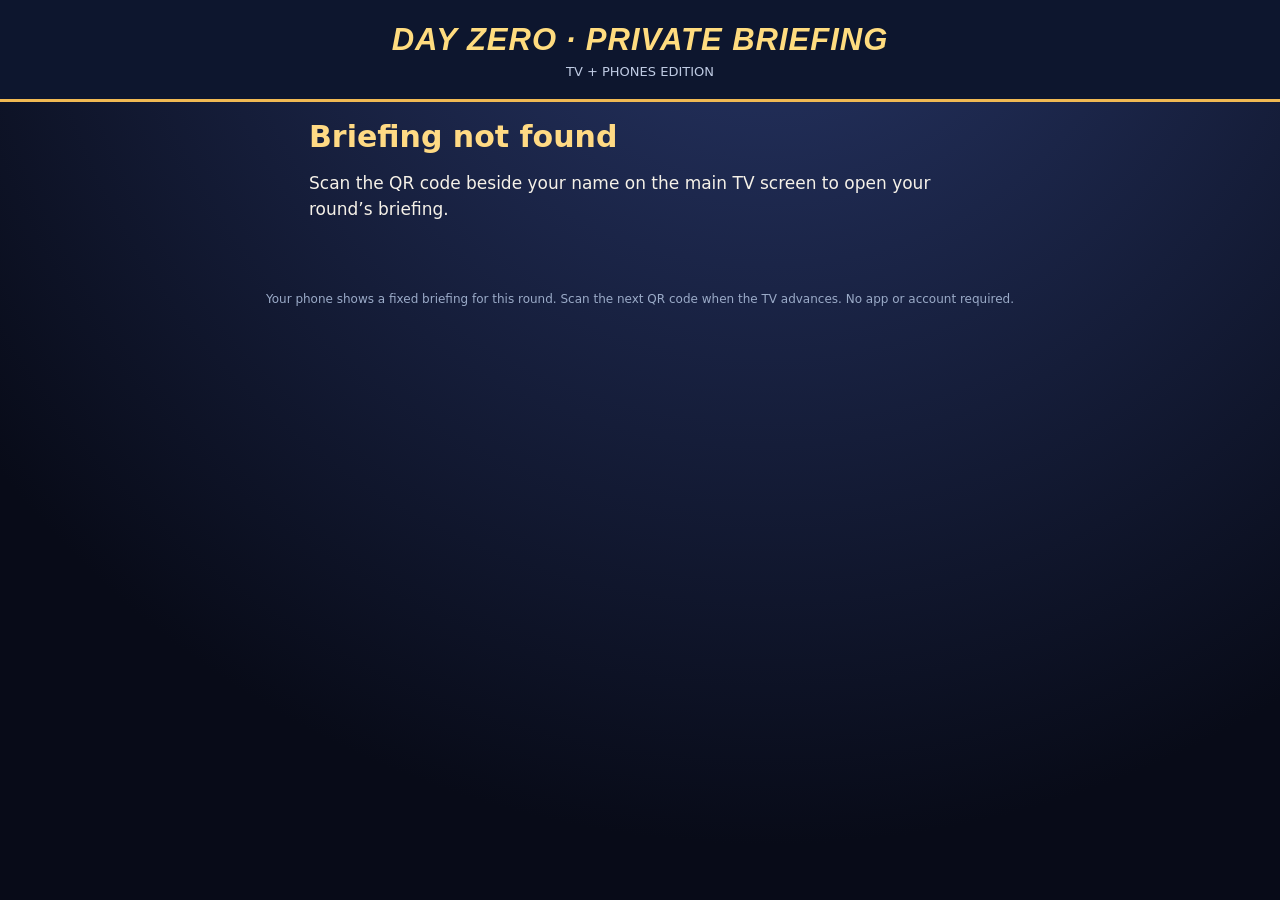
<file: dayzero24-phone.html>
<!DOCTYPE html>
<html lang="en"><head><meta charset="utf-8"><meta name="viewport" content="width=device-width, initial-scale=1">
<title>Day Zero 2.4 · Your private briefing</title>
<link rel="icon" href="favicon.svg" type="image/svg+xml"><link rel="alternate icon" href="favicon.ico">
<meta name="theme-color" content="#141a33">
<style>
*{box-sizing:border-box}body{margin:0;min-height:100vh;background:radial-gradient(circle at 60% -15%,#283769,#080b18 76%);color:#f5f1e8;font:17px/1.48 system-ui,-apple-system,'Segoe UI',sans-serif}
header{padding:22px 18px 14px;text-align:center;border-bottom:3px solid #f0b953;background:#0d162e}
.logo{color:#ffdc7f;font:italic 900 31px Impact,'Arial Narrow',sans-serif;letter-spacing:1px}
header p{margin:4px auto;color:#bfcbe3;font-size:13px}
main{max-width:690px;margin:auto;padding:18px 14px 40px}
h1{font-size:30px;margin:0;color:#ffda84;line-height:1.14}
.subtitle{color:#ced8ef;font-size:15px;margin:8px 0 16px}
.dz24-role-section{margin:18px 0 28px}
.dz24-role-line{display:flex;gap:12px;align-items:center;background:#121b35;border:2px solid var(--dz24-role);border-radius:12px;padding:12px}
.dz24-role-icon{font-size:29px}
.dz24-role-name{font-size:22px;color:#ffe08b;font-weight:850}
.dz24-role-mechanic{font-size:14px;color:#bbc8e8;margin-top:2px}
.dz24-intel-grid{display:grid;gap:12px;margin-top:14px}
.dz24-intel-card{background:#f3e7ce;color:#172037;border-radius:12px;overflow:hidden;border:2px solid #141b37;box-shadow:4px 5px 0 #0007;display:grid;grid-template-columns:111px minmax(0,1fr)}
.dz24-artwrap{background:#182747;min-height:130px}
.dz24-artwrap img{width:100%;height:100%;min-height:130px;object-fit:cover;display:block}
.dz24-card-copy{padding:11px 12px}
.dz24-meta{display:flex;flex-wrap:wrap;gap:4px;align-items:center}
.dz24-state{display:inline-block;padding:3px 9px;border:2px solid #18223b;border-radius:7px;background:#e7b75b;font-weight:850;font-size:11px;letter-spacing:.04em}
.dz24-intel-card.verified .dz24-state{background:#34885d;color:white}
.dz24-intel-card.rumour .dz24-state{background:#b8bac4;border-style:dashed}
.dz24-mark{border:1px solid #786046;padding:3px 6px;font-size:10px;border-radius:5px}
.dz24-card-copy p{margin:8px 0 0;font-size:16px;line-height:1.42}
.instructions{border-left:4px solid #ffce7c;padding:10px 12px;background:#162345;border-radius:6px;font-size:14px}
button{cursor:pointer;background:#f9cf6b;border:2px solid #111827;border-radius:10px;padding:12px 18px;color:#162139;font-weight:800;font-size:16px;box-shadow:3px 3px #0004}
.centre{text-align:center;margin:20px 0}.hidden{display:none!important}
.mask{padding:48px 18px;text-align:center;background:#18233e;border:2px solid #6b81a6;border-radius:14px;margin:14px 0}.mask p{color:#bdc8e2}
footer{color:#9babc8;font-size:12px;text-align:center;padding:12px 22px 28px}
@media (max-width:400px){.dz24-intel-card{grid-template-columns:86px minmax(0,1fr)}.dz24-artwrap,.dz24-artwrap img{min-height:145px}.dz24-card-copy p{font-size:15px}}
</style></head>
<body><header><div class="logo">DAY ZERO · PRIVATE BRIEFING</div><p>TV + PHONES EDITION</p></header><main id="phone">Loading your briefing…</main><footer>Your phone shows a fixed briefing for this round. Scan the next QR code when the TV advances. No app or account required.</footer>
<script>
const RL={SIG:{n:"Signal",ch:"Theo",c:"#4aa3ff",i:"📻"},QM:{n:"Quartermaster",ch:"Ines",c:"#f0a500",i:"📦"},MED:{n:"Medic",ch:"Pavel",c:"#e07ac0",i:"✚"},LOC:{n:"Local",ch:"Marta",c:"#2fd09c",i:"🏠"}};

const IN={1:{SIG:[["V","Radio: the grid operator confirms a major fault. No time for repairs yet."],["R","Social media post: “Power back by midnight! My cousin works at the power station.” (2,000 shares)"],["V","Phones still work, but messages take minutes."]],
QM:[["V","Hall inventory: 3 Fuel · the van · 1 generator in the storeroom (not tested for 2 years) · 20 empty water containers · 1 box of batteries · an old wood stove (no wood)."],["V","Van trips cost Fuel. Delivering fuel also costs the fuel you deliver."]],
MED:[["V","Mr Aldous uses a breathing machine. Its battery lasts about 6 hours."],["V","Generators make carbon monoxide. You can't see or smell it. A generator must NEVER run inside a building."],["V","Home oxygen users usually keep a backup cylinder. Mr Aldous may have one."]],
LOC:[["V","Sketch of the tower block: the lift is crossed out. The back stairs are “LOCKED AT NIGHT”. Note: Mr Osei, caretaker, has the keys.",1],["V","Sketch of the hall from above: a small roofed corner OUTSIDE by the north wall, circled: “good shelter”. The storeroom has no windows.",1],["V","Bram Hollis at the woodyard sells firewood. Grumpy, but fair."],["U","“In the 1998 storm, the taps ran dry after the first day.”"]]},
2:{SIG:[["U","Clinic volunteer: “Our generator has fuel until tomorrow morning.”"],["V","Police: “The EAST Bridge is closed — flooding. Use the West Bridge.”"],["V","Card machines don't work. Cash only."],["R","“The army is bringing free generators tonight!”"]],
QM:[["V","Van to the clinic: West Bridge = 1 Fuel trip + 1 delivered = 2 Fuel. East Bridge = 2 + 1 = 3 Fuel."],["V","Supermarket freezer food = +2 Supplies. Van trip: 2 Fuel."]],
MED:[["V","The clinic has 4 patients on oxygen. If its generator stops, they're in danger."],["V","The clinic could take ONE more patient — only while its power is safe."],["V","A full freezer keeps food frozen about 2 days; half-full, about 1 day."]],
LOC:[["U","Sketch of both bridges: wavy lines over the East Bridge. “Floods every time it rains like this.”",1],["V","Mrs Lindqvist owes Marta a favour — Marta fed her cat for a month."],["V","Mr Osei says three older people live above the 6th floor."]]},
3:{SIG:[["V","Council: “Save water. Drinking and cooking only.”"],["U","Water board: “Supply should continue until Saturday.”"],["R","“The clinic is evacuating!”"]],
QM:[["V","Filling the 20 containers at the kitchen tap takes TWO fill actions."],["V","If the generator is running, it needs 1 Fuel at the start of each act."]],
MED:[["V","Older people on the top floors can't do the stairs. A water point downstairs won't help them — someone must carry water UP."],["V","People need 2–3 litres of drinking water a day."]],
LOC:[["V","Hillside's water tank broke last month. Never repaired."],["V","Mr Osei will run a ground-floor water point if someone brings water."],["V","Mr Osei's daughter works at the water company: “The tower will be empty by Saturday afternoon.”"]]},
4:{SIG:[["V","Phones and internet have stopped. Only radios work."],["V","Emergency calls only through the council radio relay."],["R","“A fuel tanker is coming to the petrol station tonight!”"]],
QM:[["V","Petrol pumps need electricity. Without power, they CANNOT work."],["V","At a fuel store, the van can fill up and pay for the trip from what it collects."]],
MED:[["V","The clinic has one bed left. Mr Aldous needs oxygen. Mrs Petrova, 88, lives alone in a freezing house."],["V","Candles cause many house fires. Torches are safer."]],
LOC:[["V","Mr Haddad owns the petrol station. He'll put up a sign — but only if you can tell him the truth."],["V","Ruth Adeyemi runs the bus depot. Big diesel tank. She owes the hall a favour."],["V","Mrs Petrova on Marta's street has no heating. She lights candles every evening."]]},
5:{SIG:[["R","Note: “Thieves are breaking into homes on Mill Lane. Guard your doors.”"],["U","Radio contact: “The blackout was sabotage. Someone at the grid company told me.”"],["V","Weather service: below freezing tomorrow night."]],
QM:[["V","The generator needs 1 Fuel tomorrow night. The wood stove needs none once it has wood."]],
MED:[["V","Most at risk from cold: Mrs Petrova, Mr Aldous, two babies in the tower block."],["V","One shared warm room is safer than people alone in cold houses."]],
LOC:[["V","Marta asked around: Mrs Grant heard her grandson's video game and thought it was a break-in."],["V","Bram Hollis has plenty of wood if the hall asks."]]},
6:{SIG:[["V","Crew on channel 4: “We need a guide, 1 Fuel at the substation, and someone on the radio.”"],["V","Tonight: minus 6 degrees."],["R","“Power back for everyone at midnight!”"]],
QM:[["V","Taking 1 Fuel to the substation: van trip 1 + 1 delivered = 2 Fuel."]],
MED:[["V","Danger signs of cold: strong shivering, confusion, slow speech, sleepiness."],["V","Stay warm: layers, hats, blankets, food, warm drinks, one room."]],
LOC:[["V","Sketch: the old mill path, down through Hillside and over a wooden footbridge. “Safe, even at night.”",1],["V","In daylight the crew could use the West Bridge. The East is still under water."]]},
7:{SIG:[["V","Council: power returns in stages. They ask where it's needed first."],["V","Photo from a crew member: the substation lock was opened, not forced. Someone used a key.",1]],
QM:[["V","Final check: make sure Warmth, Water and Information are running."]],
MED:[["V","Tower block: babies and older people on the top floors. Power there means water and the lift."]],
LOC:[["V","Marta counted: 120 people in the tower block, 40 on the clinic street, 60 at the hall."]]}};

const esc=s=>String(s).replace(/[<>&"]/g,c=>({"<":"&lt;",">":"&gt;","&":"&amp;",'"':"&quot;"}[c]));
</script>
<script src="dz24.js"></script>
<script>
function phoneRender(){
 const q=new URLSearchParams(window.location.hash.slice(1));
 const round=Number(q.get("round"));
 const roles=(q.get("roles")||"").split(",").filter(r=>Object.prototype.hasOwnProperty.call(RL,r));
 const name=q.get("name")||"Player";
 const app=document.getElementById("phone");
 if(!Number.isInteger(round)||round<1||round>7||!roles.length){
  app.innerHTML='<h1>Briefing not found</h1><p>Scan the QR code beside your name on the main TV screen to open your round’s briefing.</p>';
  return;
 }
 app.innerHTML='<div class="dz24-eyebrow" style="color:#a8c2e9;font-size:13px;font-weight:800;letter-spacing:.09em">ROUND '+round+' OF 7</div><h1>'+esc(name)+'’s briefing</h1><p class="subtitle">Only your role’s information is shown here. Share what you learn at the council, but consider whether each source is verified, unconfirmed or a rumour.</p>'+
 '<div class="instructions">Read your cards, then keep your phone face down until the council. You can reveal them again whenever you need to check a detail.</div>'+
 '<div id="briefing">'+dz24PlayerHand({r:roles},round)+'</div>'+
 '<div id="mask" class="mask hidden"><h1>Briefing hidden</h1><p>Tap below to view your cards again.</p></div>'+
 '<div class="centre"><button id="hidebtn" onclick="phoneToggle()">Hide my briefing</button></div>';
}
function phoneToggle(){
 const cards=document.getElementById("briefing"),mask=document.getElementById("mask"),button=document.getElementById("hidebtn");
 const isOpen=!cards.classList.contains("hidden");
 cards.classList.toggle("hidden",isOpen);mask.classList.toggle("hidden",!isOpen);
 button.textContent=isOpen?"Reveal my briefing":"Hide my briefing";
 window.scrollTo(0,0);
}
phoneRender();
</script></body></html>
</file>
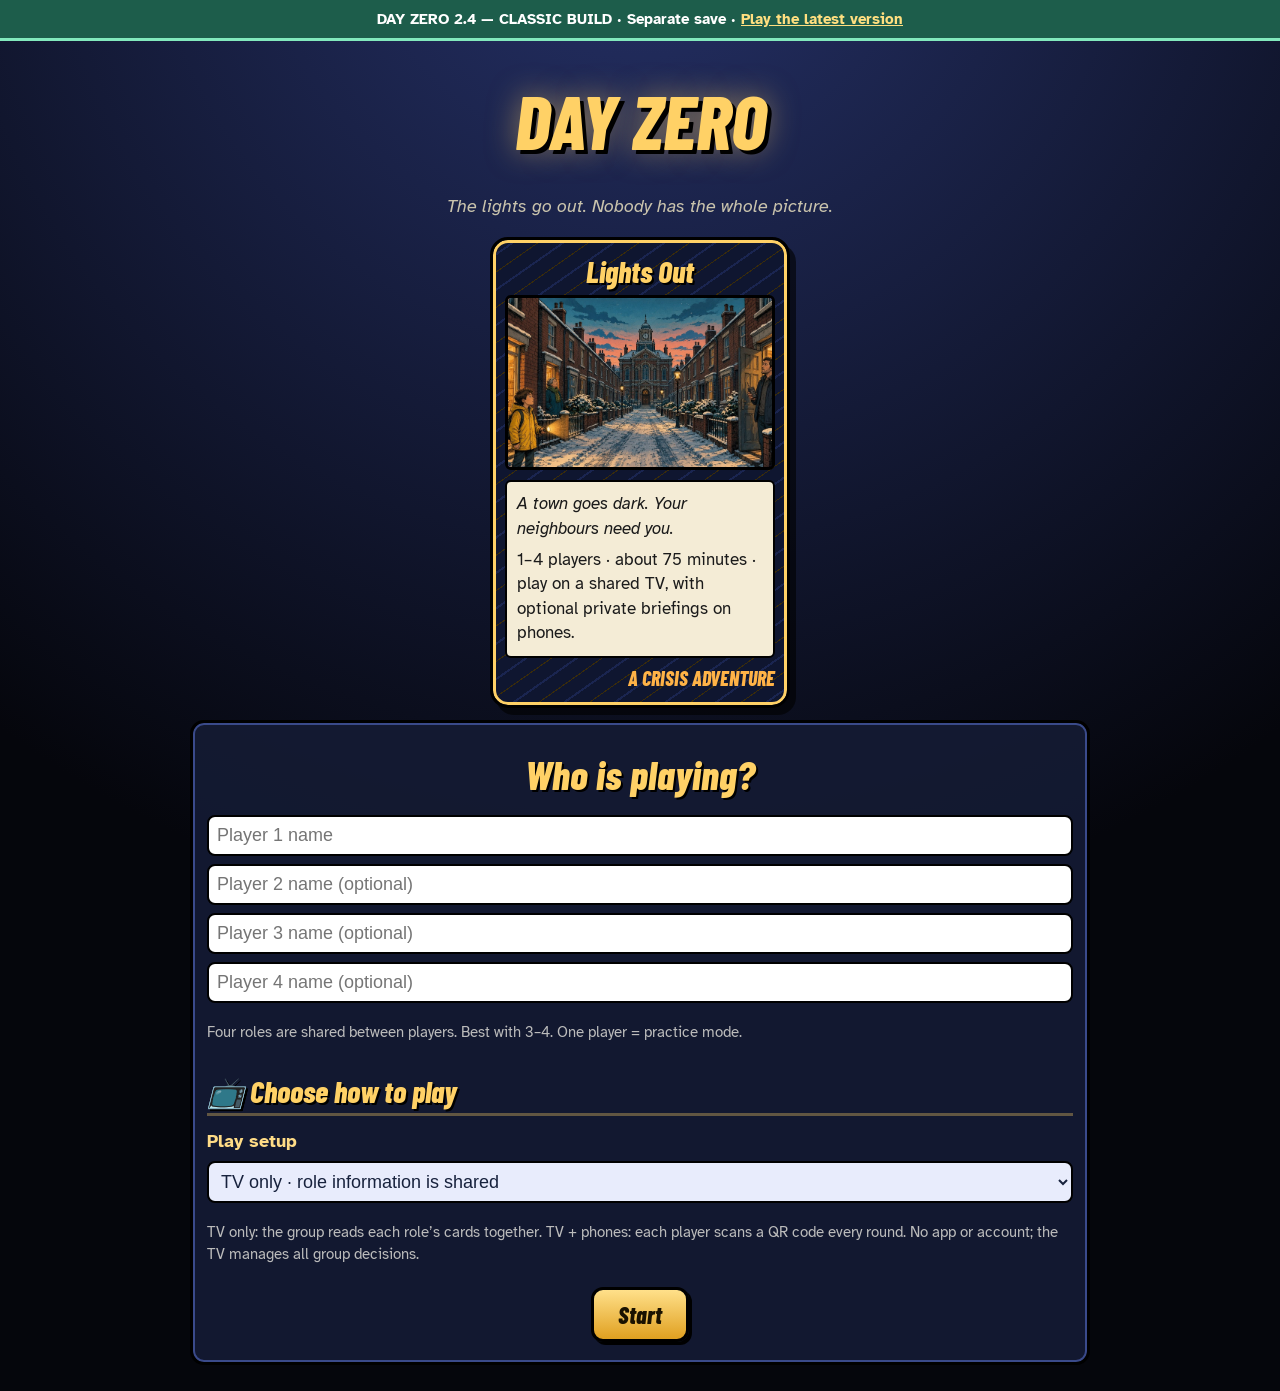
<file: dayzero24.html>
<!DOCTYPE html>
<html lang="en"><head><meta charset="utf-8"><meta name="viewport" content="width=device-width,initial-scale=1">
<title>Day Zero 2.4 — TV and Phones</title>
<link rel="icon" href="favicon.svg" type="image/svg+xml"><link rel="alternate icon" href="favicon.ico">
<link href="https://fonts.googleapis.com/css2?family=Barlow+Condensed:ital,wght@1,800&family=Atkinson+Hyperlegible:ital,wght@0,400;0,700;1,400&family=Caveat:wght@600&display=swap" rel="stylesheet">
<style>
*{box-sizing:border-box}
body{margin:0;color:#eee;font:18px/1.45 'Atkinson Hyperlegible',sans-serif;background:radial-gradient(circle at 50% -10%,#26326a,#05060c 65%);min-height:100vh}
.w{max-width:1100px;margin:auto;padding:14px}
h1,h2,.btn,.ct,.sec{font-family:'Barlow Condensed',Impact,sans-serif;font-style:italic;font-weight:800}
h1{font-size:76px;color:#ffd166;text-align:center;margin:10px 0 0;text-shadow:4px 4px 0 #000,0 0 30px #ffd16688}
h2{font-size:40px;color:#ffd166;margin:8px 0;text-shadow:2px 2px 0 #000;text-align:center}
.sec{font-size:30px;color:#ffd166;border-bottom:3px solid #ffd16655;margin:26px 0 12px;text-shadow:2px 2px 0 #000}
.goal{background:linear-gradient(90deg,#c43d1f,#6a24a8);border:3px solid #000;border-radius:12px;padding:10px 16px;font-size:21px;margin:10px auto;max-width:900px;text-align:center;box-shadow:4px 4px 0 #000}
.btn{background:linear-gradient(#ffe08a,#e0a020);color:#1a1200;border:3px solid #000;border-radius:12px;padding:10px 24px;font-size:24px;cursor:pointer;box-shadow:3px 3px 0 #000;margin:6px}
.btn:disabled{opacity:.35}.btn.b{background:linear-gradient(#d6ddff,#8c99d8)}.btn.sm2{font-size:18px;padding:4px 14px}
.c{text-align:center}.row{display:flex;flex-wrap:wrap;gap:16px;justify-content:center}
.card{width:300px;border-radius:18px;padding:12px;border:3px solid #000;box-shadow:inset 0 0 0 3px var(--r,#ffd166),6px 7px 0 #0009;
background:repeating-linear-gradient(-35deg,#0f1630 0 13px,#1a2550 13px 15px,#0f1630 15px 28px,#3a2c0a 28px 29px)}
.ct{font-size:30px;line-height:1;color:#ffd166;text-align:center;padding:4px 2px 9px;text-shadow:2px 2px 0 #000}
.art{height:175px;border:3px solid #000;border-radius:6px;position:relative;overflow:hidden;display:flex;align-items:center;justify-content:center;font-size:76px;background:linear-gradient(135deg,#ff6b35,#7b2cbf 55%,#10002b)}
.art div{position:absolute;inset:0;background-size:cover;background-position:center}
.sm .art{height:64px;font-size:38px}
.box{background:#f4ecd6;color:#1b1b1b;border:2px solid #000;border-radius:6px;margin-top:10px;padding:10px;font-size:17px}
.fl{font-style:italic;margin-bottom:6px}
.hint{margin-top:8px;font-size:14px;background:#e6d9b3;border-radius:4px;padding:5px 7px}
.tag{text-align:right;font-family:'Barlow Condensed',sans-serif;font-style:italic;font-weight:800;color:#ffb347;font-size:20px;margin-top:6px}
.sk{font-family:Caveat,cursive;font-size:24px;line-height:1.15;background:#fffbe6}
.rel{display:inline-block;font-weight:700;font-size:13px;padding:2px 8px;border-radius:10px;border:2px solid #000;margin-bottom:6px}
.V{background:#2e8b57;color:#fff}.U{background:#ffbf47}.R{background:#aaa;border-style:dashed}
.clk{display:flex;gap:4px;margin-top:6px}.clk i{width:22px;height:22px;border:2px solid #000;border-radius:4px;background:#fff;font-style:normal;text-align:center;font-size:14px}.clk i.on{background:#e4572e}
.pn{background:#141a33ee;border:3px solid #000;border-radius:14px;padding:14px;margin:12px auto;max-width:900px;box-shadow:inset 0 0 0 2px #3a4a8a}
.trk{display:inline-block;background:#1c2448;border:2px solid #000;border-radius:10px;padding:6px 10px;margin:4px;min-width:118px;text-align:center}
.trk b{display:block;font-size:26px;color:#ffd166}.pp{color:#ff7a59;letter-spacing:2px}
.hb{display:inline-block;margin:4px;padding:6px 12px;border-radius:10px;border:2px solid #000;background:#3a3a3a}.hb.on{background:#2fbf71;color:#000}
.lg p{margin:6px 0;padding:7px 10px;background:#0f1430;border-left:6px solid #ffd166;border-radius:4px}
.lg p.ok{border-left-color:#2fbf71}.lg p.no{border-left-color:#e4572e}
.rb{border:3px solid;border-radius:12px;padding:12px 14px;margin:10px auto;background:#10162c;max-width:900px}
.rb h3{margin:0 0 6px;font-family:'Barlow Condensed',sans-serif;font-style:italic;font-size:28px}
.gd td{border-bottom:1px solid #334;padding:7px;vertical-align:top}.gd table{width:100%;border-collapse:collapse}
.opt{display:block;width:100%;text-align:left;font-size:22px}
.opt div{font:16px 'Atkinson Hyperlegible';font-style:normal;margin-top:3px}
select,input{font-size:18px;padding:8px;border-radius:8px;border:2px solid #000;width:100%;margin:4px 0}
.st{font-size:34px;color:#ffd166}.s{font-size:15px;color:#bbb}

/* Day Zero 2.0: inventory and exploration */
.dx-grid{display:grid;grid-template-columns:repeat(auto-fit,minmax(185px,1fr));gap:10px}
.dx-item{background:#20294f;border:2px solid #070a15;border-radius:11px;padding:10px;box-shadow:inset 0 0 0 1px #5666a6}
.dx-item b{color:#ffe08a}.dx-item small{color:#cbd2ec;display:block;line-height:1.35;margin-top:4px}
.dx-item .dx-icon{font-size:28px;display:inline-block;margin-right:6px}
.dx-place{border-left:4px solid #2fd09c}.dx-place.locked{border-left-color:#7c7e97;opacity:.83}.dx-place.done{border-left-color:#f0a500}
.dx-label{font-size:13px;font-weight:bold;letter-spacing:.035em;color:#ffca69}
.dx-note{font-size:15px;color:#dee4fa}
.preview-banner{position:sticky;top:0;z-index:100;background:#1d5d4b;border-bottom:3px solid #82e9bd;color:#fff;padding:10px 16px;font:700 15px 'Atkinson Hyperlegible',sans-serif;text-align:center}.preview-banner a{color:#ffdf80}
/* Day Zero 2.1 — narrated fiction */
.dz21-page{max-width:920px;margin:16px auto 24px;background:#101730;border:3px solid #090b18;border-radius:16px;overflow:hidden;box-shadow:0 9px 0 #0008}
.dz21-head{background:linear-gradient(115deg,#33224e,#162244);padding:20px 24px 14px}
.dz21-head h2{text-align:left;font-size:clamp(32px,5vw,48px);margin:5px 0;line-height:1.08}
.dz21-kicker{color:#ffcc70;font:italic 800 19px 'Barlow Condensed',Impact,sans-serif;text-transform:uppercase;letter-spacing:.07em}
.dz21-head span{color:#dfddeb;font-size:15px}
.dz21-hero{height:clamp(180px,36vw,295px);background:#1b2048}
.dz21-hero .art{height:100%;border:0;border-radius:0}
.dz21-prose{background:#f4ecd8;color:#28232b;padding:clamp(16px,4vw,32px);font:clamp(18px,2vw,21px)/1.58 Georgia,serif}
.dz21-prose p{margin:0 0 17px}.dz21-prose p:last-child{margin-bottom:0}
.dz21-reader{font:700 14px 'Atkinson Hyperlegible',sans-serif}
.dz21-prose .dz21-reader{border-bottom:1px solid #c6b49a;color:#645667;padding-bottom:10px;margin-bottom:16px}
.dz21-footer{padding:15px;text-align:center;background:#141c36}
.dz21-settings{border-left:5px solid #c593e5}.dz21-settings select{max-width:460px;margin:6px 0 15px}
.dz21-outro{border:2px solid #b88c4b;padding:18px 22px}.dz21-outro h3{font:italic 800 29px 'Barlow Condensed',Impact,sans-serif;color:#ffcf72;margin:7px 0}.dz21-outro p{margin:0;line-height:1.55}
@media(max-width:600px){.dz21-head{padding:14px}.dz21-hero{height:205px}.dz21-prose{padding:17px}}

/* Day Zero 2.2 - Illustrated results and narrative council */
.dz22-story{display:grid;grid-template-columns:minmax(175px,32%) 1fr;max-width:940px;margin:14px auto;border:3px solid #080c1f;border-radius:16px;overflow:hidden;background:#f4ecd8;color:#26202b;box-shadow:0 7px 0 #0008}
.dz22-scene-image{background:#16213d;min-height:240px}.dz22-scene-image .art{height:100%;min-height:240px;border:0;border-radius:0}
.dz22-story-prose{padding:22px 25px;font:18px/1.52 Georgia,serif}.dz22-story-prose p{margin:11px 0}.dz22-story-prose h3{font:bold 31px/1.12 Georgia,serif;color:#332039;margin:8px 0 13px}
.dz22-kicker{font:italic 800 16px 'Barlow Condensed',Impact,sans-serif;letter-spacing:.045em;color:#c47b20}
.dz22-read{font:700 13px 'Atkinson Hyperlegible',sans-serif;color:#795c68;margin:8px 0 15px}
.dz22-teamwork{border-left:5px solid #2fd09c;padding:16px 20px}.dz22-teamwork p{margin:9px 0;font-size:16px}.dz22-teamwork b{color:#ffd166}
.dz22-role-cue{max-width:900px;margin:8px auto;border-left:5px solid #e0b264;padding:10px 15px;background:#191f3b;color:#f2e9d5;font:17px/1.5 Georgia,serif}
.dz22-grid{display:grid;grid-template-columns:repeat(auto-fit,minmax(258px,1fr));gap:16px;max-width:1100px;margin:14px auto 22px}
.dz22-result{border:3px solid var(--dz22,#ffcf70);border-radius:14px;overflow:hidden;background:#171d39;box-shadow:4px 5px 0 #0009;color:#f5f1e8}
.dz22-art{height:158px;background:#121c3a}.dz22-art .art{height:100%;border:0;border-radius:0}
.dz22-details{padding:12px 15px 14px}.dz22-details h4{font:bold 25px/1.09 'Barlow Condensed',Impact,sans-serif;color:#ffda8c;margin:5px 0 10px}
.dz22-details p{font:16px/1.5 Georgia,serif;margin:8px 0 12px}.dz22-chips{display:flex;flex-wrap:wrap;gap:6px;margin-top:10px}.dz22-chips span{padding:4px 9px;background:#303c69;border-radius:8px;font-size:13px;color:#f5eacb}
.dz22-technical{font-size:15px}.dz22-technical summary{cursor:pointer;color:#cbd5ff;font-weight:700}
.dz22-delta-list{display:flex;gap:7px;flex-wrap:wrap}.dz22-delta-list span{background:#293257;border:1px solid #7582b6;border-radius:9px;padding:7px 10px}
.dz22-resource-grid{display:grid;grid-template-columns:repeat(auto-fit,minmax(235px,1fr));gap:10px}.dz22-resource{border:1px solid #404e83;border-radius:10px;background:#1c2448;padding:11px}.dz22-resource b{color:#ffdb8c}.dz22-resource p{margin:5px 0;font-size:15px}.dz22-resource small{font-size:13px;color:#d7d9ee}
@media(max-width:620px){.dz22-story{grid-template-columns:1fr}.dz22-scene-image,.dz22-scene-image .art{min-height:185px;max-height:215px}.dz22-story-prose{padding:17px}.dz22-grid{grid-template-columns:1fr}.dz22-art{height:185px}}

/* Day Zero 2.3: illustrations are card art, game information stays outside the picture. */
.dz23-item-grid{display:grid;grid-template-columns:repeat(auto-fit,minmax(185px,1fr));gap:12px}
.dz23-item{background:#1b2547;border:2px solid #bd9655;border-radius:11px;overflow:hidden}
.dz23-item-art .art{height:155px;border:0;border-radius:0}.dz23-item-art .art div{background-size:cover}
.dz23-item-body{padding:10px 12px}.dz23-item-body strong{display:block;color:#ffd994;font:italic 800 22px 'Barlow Condensed',Impact,sans-serif}
.dz23-item-body span{font-size:12px;color:#ebad53;font-weight:700}.dz23-item-body p{font-size:15px;margin:6px 0;color:#e8e5ef}
.dz23-drawer summary,.dz23-teamwork summary{cursor:pointer;font-weight:700;color:#ffda87}
.dz23-drawer[open] summary{margin-bottom:13px}.dz23-hint{padding:10px 12px;background:#252e54;border-radius:9px;margin:9px 0}
.dz23-hint summary{color:#f1dfaa;cursor:pointer}.dz23-hint p{font-size:15px}
.dz23-result .dz22-art{height:190px}.dz23-result .dz22-art .art{background:#1c2545}
.dz23-result .dz22-details h4{font-size:25px}.dz23-result .dz22-details p{font:16px/1.5 Georgia,serif}
@media(max-width:600px){.dz23-item-grid{grid-template-columns:repeat(2,minmax(0,1fr))}.dz23-item-art .art{height:120px}}
</style><link rel="stylesheet" href="dz24.css"></head><body><div class="preview-banner">DAY ZERO 2.4 — CLASSIC BUILD · Separate save · <a href="./">Play the latest version</a></div><div class="w" id="app"></div>
<script src="story21.js"></script>
<script src="story23.js"></script>
<script src="qr24.min.js"></script>
<script src="dz24.js"></script>
<script>
const RL={SIG:{n:"Signal",ch:"Theo",c:"#4aa3ff",i:"📻"},QM:{n:"Quartermaster",ch:"Ines",c:"#f0a500",i:"📦"},MED:{n:"Medic",ch:"Pavel",c:"#e07ac0",i:"✚"},LOC:{n:"Local",ch:"Marta",c:"#2fd09c",i:"🏠"}};
const RO=["SIG","QM","MED","LOC"];
const ROLEX={SIG:{who:"Theo, 19, runs a local news channel and owns a radio.",knows:"Radio news, official messages and rumours. Some are true. Some are false.",does:"Check rumours, broadcast messages, call emergency services, run the hall's radio point.",why:"Without you, the group acts on false information. You decide what is true."},
QM:{who:"Ines, 46, runs the community hall.",knows:"What the hall has, how much fuel is left, and what every trip costs.",does:"Drive the van (deliver fuel, fetch food, wood and water), set up the generator.",why:"Almost every plan needs the van, and fuel is very limited. You decide what it's spent on."},
MED:{who:"Pavel, 38, a night-shift nurse.",knows:"Who is sick or at risk, and what is dangerous (like generators indoors).",does:"Treat people, climb to Mr Aldous, care for the most vulnerable.",why:"You protect everyone's Health, and you spot the deadly mistakes before they happen."},
LOC:{who:"Marta, 74, has lived on Mill Lane for 46 years.",knows:"The town: people, routes, history, and who owes whom a favour.",does:"Talk to people (the caretaker, shop owners, the depot) and open doors others can't.",why:"Many solutions start with knowing the right person. You hold the maps."}};
const RES=[["🥫","Supplies","Food, drinking water and batteries for everyone at the hall.","Freezer food (+2).","Sharing with others, batteries for the radio point, water for the tower block.","If Supplies are 1 or less, the cold hurts more."],
["❤️","Health","How well your neighbours are.","The Medic treats people (+1).","Threats that go wrong, cold nights, failed care.","At 0, the game ends badly."],
["🤝","Cohesion","How united your group is.","Comforting people, good decisions, a warm hall.","Fear, failures, bad decisions.","At 0, the game ends: everyone for themselves."],
["🏘️","Trust","How much the wider community trusts the hall.","Helping others, telling the truth.","False messages, refusing help.","Some help needs Trust 3+ (e.g. council water)."],
["⛽","Fuel","Runs the van and the generator. Only the Quartermaster spends it.","Finding the fuel reserve.","Every van trip. The generator needs 1 per act.","At 0: no van trips, and the generator stops."],
["📻","Signal","Theo's limited radio capacity.","A working radio point restores +1 at the start of each later round (max 6); receiver + batteries adds +1 once.","Investigations, broadcasts, emergency calls.","If it reaches 0, Theo must wait for a recharge before spending more."],
["✚","Medkits","Limited medical equipment carried by Pavel.","No repeatable refill in this first adventure; start with 2.","Treating people.","At 0: no more medkit treatments."],
["🏠","Contacts","Limited favours Marta can ask for.","No repeatable refill in this first adventure; start with 3.","Special requests, including access to the bus depot.","At 0: no more favours to spend."],
["⏳","Crisis","Time pressure.","—","Rises every round, and when any threat clock fills.","At 10, the final round starts immediately."]];
const EV={1:["Lights Out","Thursday 18:04 · Night","🌑","The lights flicker, then go out. Not just your street — the whole town is dark. Phones still work, for now. Someone knocks on the hall door: “Is anyone organising things here?” You look at each other. It seems you are."],
2:["The First Night","Thursday 23:00 · Night","🕯️","The town is quiet and cold. Across the river, the clinic's lights flicker. Mrs Lindqvist from the supermarket is at the door: “My freezers are full. What do I do?” Behind her, neighbours want to know what the hall has."],
3:["Morning Without Power","Friday 09:00","🚰","A silent town wakes up. No traffic lights, no radios in kitchens. On the hill streets, the taps are sputtering. Three people from the Hillside estate wait at the door with empty bottles."],
4:["Phones Go Quiet","Friday 17:00","📵","One by one, phones show “No Service”. The mobile masts have run out of battery. Car horns across town: a long queue at the petrol station. Someone says a fuel tanker is coming."],
5:["Rumours in the Dark","Saturday 12:00","🗞️","People are tired and scared. A note passes from house to house: “Thieves are breaking into homes on Mill Lane.” Theo looks pale: “Someone says this blackout wasn't an accident.” The forecast: freezing tomorrow night."],
6:["The Coldest Night","Saturday 22:00 · Night","❄️","Frost covers the windows. Your breath turns white indoors. Then the radio crackles: a grid repair crew has reached Kelderwick! But fallen lines block the main roads in the dark. They need help."],
7:["Restoration","Sunday 16:00","💡","The third day fades. The council speaks on the radio: “Power will return in stages. Tell us where it is needed first.” Everyone in the hall turns to look at you. This is the final round."]};
const GOAL={1:"Help Mr Aldous, and start building the Hub (Warmth, Water, Information).",2:"Save the clinic, grab the freezer food, and decide about the hall's stores.",3:"The water is running out. Fill containers before the taps stop, and help the tower block.",4:"Phones are dead. Calm the petrol crowd, find fuel, and decide who gets the clinic bed.",5:"Fight rumours with facts, and prepare for the freezing night.",6:"Keep people warm, and get the repair crew to the substation.",7:"Final round! Finish the Hub, and choose where the power goes first."};
const TH={T2:["Mr Aldous's Oxygen","Tower block",3,"His daughter calls: “Dad's breathing machine is beeping. He's on the 9th floor. Please help.”","Health −2, Cohesion −1"],
T1:["Clinic Generator","Clinic, across the river",3,"The clinic's lights flicker. Their generator is running — but for how long?","Health −2. Mr Aldous can't go to the clinic."],
O1:["Supermarket Freezers","Supermarket, across the river",3,"Mrs Lindqvist's freezers are full of food. Soon it will spoil.","The food spoils."],
T3:["Failing Water","Whole town",3,"The water tower is slowly emptying. Nobody knows exactly when the taps will stop.","Taps stop. Supplies −1. No more filling at the hall."],
T4:["Tower Block Water","Tower block",3,"The upper floors have no water. The pumps need electricity.","Health −1, Trust −1"],
T6:["Petrol Station Crowd","Petrol station",3,"Cars queue down the road. People are angry. Everyone wants fuel.","Trust −2, Cohesion −1"],
O2:["Fuel Reserve","Somewhere in town",3,"Somewhere in Kelderwick there is fuel. Who has it?","The chance is gone."],
T8:["Candle Fire","Marta's street",2,"Smoke from a house on Marta's street. Someone used candles for light.","Health −2, Supplies −1, Cohesion −1"],
T9:["Break-in Rumour","Mill Lane",2,"People are scared. Some talk about guarding their homes at night.","Cohesion −2, Trust −1"],
T7:["Cold Snap","Whole town",0,"Below freezing from tomorrow night. Without Warmth at the hall, people suffer.","Each round without Warmth: Health −1"],
T10:["Grid Crew","Council point → substation",2,"The repair crew is ready, but they can't reach the substation alone.","No power this weekend. Health −1."]};
const HINT={T2:"Clues: 🏠 Local (how to get in) and ✚ Medic (what he needs).",T1:"Clues: 📻 Signal and 🏠 Local (which bridge?), 📦 Quartermaster (cost).",O1:"Clues: 🏠 Local (who to ask) and 📦 Quartermaster (the van).",T3:"Clues: 📦 Quartermaster (how to fill) and 🏠 Local (when it runs out).",T4:"Clues: ✚ Medic, 🏠 Local and 📦 Quartermaster.",T6:"Clues: 📻 Signal (the rumour), 📦 Quartermaster (pumps), 🏠 Local (owner).",O2:"Clues: 🏠 Local (where) and 📦 Quartermaster (how).",T8:"Clues: 📻 Signal (how to call help) and 🏠 Local.",T9:"Clues: 📻 Signal and 🏠 Local. ✚ Medic can help.",T7:"Get Warmth running at the hall before tomorrow night.",T10:"Needs 3 things: a guide (🏠 knows the routes), fuel (📦) and radio (📻)."};
const IC={T2:"🫁",T1:"🏥",O1:"🧊",T3:"💧",T4:"🏢",T6:"⛽",O2:"🛢️",T8:"🔥",T9:"🚨",T7:"🥶",T10:"⚡"};
const IN={1:{SIG:[["V","Radio: the grid operator confirms a major fault. No time for repairs yet."],["R","Social media post: “Power back by midnight! My cousin works at the power station.” (2,000 shares)"],["V","Phones still work, but messages take minutes."]],
QM:[["V","Hall inventory: 3 Fuel · the van · 1 generator in the storeroom (not tested for 2 years) · 20 empty water containers · 1 box of batteries · an old wood stove (no wood)."],["V","Van trips cost Fuel. Delivering fuel also costs the fuel you deliver."]],
MED:[["V","Mr Aldous uses a breathing machine. Its battery lasts about 6 hours."],["V","Generators make carbon monoxide. You can't see or smell it. A generator must NEVER run inside a building."],["V","Home oxygen users usually keep a backup cylinder. Mr Aldous may have one."]],
LOC:[["V","Sketch of the tower block: the lift is crossed out. The back stairs are “LOCKED AT NIGHT”. Note: Mr Osei, caretaker, has the keys.",1],["V","Sketch of the hall from above: a small roofed corner OUTSIDE by the north wall, circled: “good shelter”. The storeroom has no windows.",1],["V","Bram Hollis at the woodyard sells firewood. Grumpy, but fair."],["U","“In the 1998 storm, the taps ran dry after the first day.”"]]},
2:{SIG:[["U","Clinic volunteer: “Our generator has fuel until tomorrow morning.”"],["V","Police: “The EAST Bridge is closed — flooding. Use the West Bridge.”"],["V","Card machines don't work. Cash only."],["R","“The army is bringing free generators tonight!”"]],
QM:[["V","Van to the clinic: West Bridge = 1 Fuel trip + 1 delivered = 2 Fuel. East Bridge = 2 + 1 = 3 Fuel."],["V","Supermarket freezer food = +2 Supplies. Van trip: 2 Fuel."]],
MED:[["V","The clinic has 4 patients on oxygen. If its generator stops, they're in danger."],["V","The clinic could take ONE more patient — only while its power is safe."],["V","A full freezer keeps food frozen about 2 days; half-full, about 1 day."]],
LOC:[["U","Sketch of both bridges: wavy lines over the East Bridge. “Floods every time it rains like this.”",1],["V","Mrs Lindqvist owes Marta a favour — Marta fed her cat for a month."],["V","Mr Osei says three older people live above the 6th floor."]]},
3:{SIG:[["V","Council: “Save water. Drinking and cooking only.”"],["U","Water board: “Supply should continue until Saturday.”"],["R","“The clinic is evacuating!”"]],
QM:[["V","Filling the 20 containers at the kitchen tap takes TWO fill actions."],["V","If the generator is running, it needs 1 Fuel at the start of each act."]],
MED:[["V","Older people on the top floors can't do the stairs. A water point downstairs won't help them — someone must carry water UP."],["V","People need 2–3 litres of drinking water a day."]],
LOC:[["V","Hillside's water tank broke last month. Never repaired."],["V","Mr Osei will run a ground-floor water point if someone brings water."],["V","Mr Osei's daughter works at the water company: “The tower will be empty by Saturday afternoon.”"]]},
4:{SIG:[["V","Phones and internet have stopped. Only radios work."],["V","Emergency calls only through the council radio relay."],["R","“A fuel tanker is coming to the petrol station tonight!”"]],
QM:[["V","Petrol pumps need electricity. Without power, they CANNOT work."],["V","At a fuel store, the van can fill up and pay for the trip from what it collects."]],
MED:[["V","The clinic has one bed left. Mr Aldous needs oxygen. Mrs Petrova, 88, lives alone in a freezing house."],["V","Candles cause many house fires. Torches are safer."]],
LOC:[["V","Mr Haddad owns the petrol station. He'll put up a sign — but only if you can tell him the truth."],["V","Ruth Adeyemi runs the bus depot. Big diesel tank. She owes the hall a favour."],["V","Mrs Petrova on Marta's street has no heating. She lights candles every evening."]]},
5:{SIG:[["R","Note: “Thieves are breaking into homes on Mill Lane. Guard your doors.”"],["U","Radio contact: “The blackout was sabotage. Someone at the grid company told me.”"],["V","Weather service: below freezing tomorrow night."]],
QM:[["V","The generator needs 1 Fuel tomorrow night. The wood stove needs none once it has wood."]],
MED:[["V","Most at risk from cold: Mrs Petrova, Mr Aldous, two babies in the tower block."],["V","One shared warm room is safer than people alone in cold houses."]],
LOC:[["V","Marta asked around: Mrs Grant heard her grandson's video game and thought it was a break-in."],["V","Bram Hollis has plenty of wood if the hall asks."]]},
6:{SIG:[["V","Crew on channel 4: “We need a guide, 1 Fuel at the substation, and someone on the radio.”"],["V","Tonight: minus 6 degrees."],["R","“Power back for everyone at midnight!”"]],
QM:[["V","Taking 1 Fuel to the substation: van trip 1 + 1 delivered = 2 Fuel."]],
MED:[["V","Danger signs of cold: strong shivering, confusion, slow speech, sleepiness."],["V","Stay warm: layers, hats, blankets, food, warm drinks, one room."]],
LOC:[["V","Sketch: the old mill path, down through Hillside and over a wooden footbridge. “Safe, even at night.”",1],["V","In daylight the crew could use the West Bridge. The East is still under water."]]},
7:{SIG:[["V","Council: power returns in stages. They ask where it's needed first."],["V","Photo from a crew member: the substation lock was opened, not forced. Someone used a key.",1]],
QM:[["V","Final check: make sure Warmth, Water and Information are running."]],
MED:[["V","Tower block: babies and older people on the top floors. Power there means water and the lift."]],
LOC:[["V","Marta counted: 120 people in the tower block, 40 on the clinic street, 60 at the hall."]]}};
let S=null;
const sv=()=>localStorage.setItem("dz2_story24_dual",JSON.stringify(S));
const tr=(k,n)=>{S.t[k]=Math.max(0,Math.min(6,S.t[k]+n))};
const act=id=>{const x=S.th[id];return !!x&&!x.res&&!x.fail};
const esc=s=>String(s).replace(/[<>&"]/g,c=>({"<":"&lt;",">":"&gt;","&":"&amp;",'"':"&quot;"}[c]));
const T=[];const TI={};

// --- Day Zero 2.0: discoveries and inventory. No change to core round/action economy. ---
const DZ_ITEMS={
 batteries:{name:"Spare Batteries",icon:"🔋",kind:"CONSUMABLE",use:"Combine with the Emergency Receiver to improve communications."},
 receiver:{name:"Emergency Receiver",icon:"📡",kind:"EQUIPMENT",use:"Theo can tune this using batteries to uncover a dated message."},
 route:{name:"Caretaker's Route Sketch",icon:"🗺️",kind:"INTELLIGENCE",use:"Combine with a worklight to examine the old mill route."},
 blankets:{name:"Thermal Blankets",icon:"🧣",kind:"CONSUMABLE",use:"Pavel can protect the vulnerable from one later cold-related health loss."},
 log:{name:"Clinic Service Log",icon:"📋",kind:"EVIDENCE",use:"Theo or Marta can examine its unusual maintenance timestamp."},
 worklight:{name:"Portable Worklight",icon:"🔦",kind:"EQUIPMENT",use:"Marta can use this with the route sketch to guide the crew."}
};
const DZ_LOC={
 hall:{name:"Community Hall Storeroom",icon:"🏠",ids:["batteries","receiver"],help:"Available immediately. Searching competes with urgent community work."},
 tower:{name:"Tower Block Cupboard",icon:"🏢",ids:["route","blankets"],help:"Mr Osei must first unlock the stairs. Blankets become available from Round 3."},
 clinic:{name:"Riverside Clinic Maintenance",icon:"🏥",ids:["log","worklight"],help:"Available once the clinic generator has been refuelled."}
};
function dzInit(){
 if(!S)return null;
 if(!S.dx||typeof S.dx!=="object")S.dx={};
 const d=S.dx;
 if(!Array.isArray(d.inventory))d.inventory=[];
 if(!d.searched||typeof d.searched!=="object")d.searched={};
 for(const id of Object.keys(DZ_LOC))if(!Number.isSafeInteger(d.searched[id])||d.searched[id]<0)d.searched[id]=0;
 if(!d.used||typeof d.used!=="object")d.used={};
 if(!d.clues||typeof d.clues!=="object")d.clues={};
 if(!Array.isArray(d.history))d.history=[];
 if(!Number.isInteger(d.coldShield)||d.coldShield<0)d.coldShield=0;
 return d;
}
function dzHas(id){return dzInit().inventory.includes(id)}
function dzOpen(id){
 if(id==="hall")return S.round>=1;
 if(id==="tower")return !!S.f.acc;
 if(id==="clinic")return S.round>=2&&!!(S.th.T1&&S.th.T1.res);
 return false;
}
function dzNext(id){
 const d=dzInit(),loc=DZ_LOC[id];if(!loc||!dzOpen(id))return null;
 const item=loc.ids[d.searched[id]];
 if(!item||dzHas(item))return null;
 if(item==="blankets"&&S.round<3)return null;
 return item;
}
function dzFind(id){
 const item=dzNext(id),d=dzInit();if(!item)return "✖ Nothing else can be found here right now.";
 d.inventory.push(item);d.searched[id]++;
 d.history.push({round:S.round,action:"found",item:item,place:id});
 return "🎒 Discovered "+DZ_ITEMS[item].icon+" "+DZ_ITEMS[item].name+" at "+DZ_LOC[id].name+". Added to the team's shared inventory.";
}
function dzRemove(id){const d=dzInit(),i=d.inventory.indexOf(id);if(i>=0)d.inventory.splice(i,1)}
function dzCan(id){
 const d=dzInit();if(d.used[id])return false;
 if(id==="receiver")return S.round>=2&&dzHas("batteries")&&dzHas("receiver");
 if(id==="blankets")return S.round>=3&&dzHas("blankets")&&!d.coldShield;
 if(id==="log")return S.round>=2&&dzHas("log");
 if(id==="route")return S.round>=6&&dzHas("route")&&dzHas("worklight")&&!S.f.e2&&act("T10")&&!S.f.guide;
 return false;
}
function dzUse(id){
 if(!dzCan(id))return "✖ Required equipment or conditions are missing.";
 const d=dzInit();let result="";
 if(id==="receiver"){
  dzRemove("batteries");S.a.signal=Math.min(6,S.a.signal+1);d.clues.dispatch=1;
  result="📡 Theo tunes the receiver. Signal +1 (maximum 6). An earlier-dated grid-crew transmission is recorded in the evidence journal. It does not prove sabotage.";
 }else if(id==="blankets"){
  dzRemove("blankets");d.coldShield=1;
  result="🧣 Pavel distributes thermal blankets. The next eligible cold-related Health loss will be reduced by 1.";
 }else if(id==="log"){
  d.clues.service=1;
  result="📋 The clinic service log contains a maintenance work order dated before the blackout. Its significance is unclear. Evidence added to the journal.";
 }else if(id==="route"){
  S.f.guide=1;
  result="🗺️ Marta uses the sketch and worklight to locate a service route. The grid crew still needs fuel and radio coordination.";
 }
 d.used[id]=1;d.history.push({round:S.round,action:"used",item:id});
 return result;
}
function dzCold(n,E){
 const d=dzInit();let penalty=n;
 if(n>0&&d.coldShield){penalty=Math.max(0,n-1);d.coldShield=0;E.push("🧣 Thermal blankets prevent 1 point of cold-related Health loss.");}
 tr("health",-penalty);return penalty;
}
function dzJournal(){
 const d=dzInit(),arr=[];
 if(d.clues.service)arr.push("📋 The clinic work order was dated before the blackout, but the reason is unknown.");
 if(d.clues.dispatch)arr.push("📡 An earlier-dated repair transmission suggests grid work was discussed in advance.");
 return arr;
}
function dzPanel(){
 const d=dzInit(),ids=d.inventory,ev=dzJournal();
 const possessions=ids.length?ids.map(id=>{
  const x=DZ_ITEMS[id];return '<article class="dz23-item"><div class="dz23-item-art">'+art("dz23/"+id+".svg",x.icon)+'</div><div class="dz23-item-body"><strong>'+esc(x.name)+'</strong><span>'+esc(x.kind)+'</span><p>'+esc(x.use)+'</p></div></article>';
 }).join(""):'<p class="dx-note">No equipment discovered yet. Search locations using available actions, but remember that time is limited.</p>';
 const locs=Object.keys(DZ_LOC).map(id=>{
  const x=DZ_LOC[id],left=dzNext(id),open=dzOpen(id),done=d.searched[id]>=x.ids.length;
  const status=done?"CLEARED":left?"SEARCHABLE":open?"NOTHING AVAILABLE YET":"LOCKED";
  const cls=done?"done":open?"":"locked";
  return '<div class="dx-item dx-place '+cls+'"><b>'+x.icon+" "+x.name+'</b><div class="dx-label">'+status+'</div><small>'+esc(x.help)+'</small></div>';
 }).join("");
 return '<div class="sec">🎒 Discovered equipment</div><div class="pn"><div class="dz23-item-grid">'+possessions+'</div>'+
 (d.coldShield?'<p class="dx-note">🧣 Thermal protection ready: the next cold-related Health loss is reduced by one.</p>':"")+'</div>'+
 '<details class="pn dz23-drawer"><summary>🗺️ Explore Kelderwick · view locations</summary><p class="dx-note">Searching uses one role action. Equipment found belongs to the whole team.</p><div class="dx-grid">'+locs+'</div></details>'+
 '<details class="pn dz23-drawer"><summary>🔎 Evidence journal · '+ev.length+' clue'+(ev.length===1?"":"s")+'</summary>'+(ev.length?ev.map(e=>'<p>'+esc(e)+'</p>').join(""):'<p class="dx-note">No physical evidence investigated yet.</p>')+'</details>';
}

function dzEpilogue(){
 const d=dzInit(),a=!!d.clues.service,b=!!d.clues.dispatch;
 if(a&&b)return "You found both an early maintenance work order and a dated repair transmission. They raise further questions about the timing, but neither proves sabotage. The team decides to keep investigating.";
 if(a)return "The clinic's unusually dated work order remains unexplained. Without more evidence, you cannot say whether it relates to the blackout.";
 if(b)return "The old grid-crew transmission hints that maintenance was discussed earlier than expected, but it does not establish what caused the failure.";
 return "You kept the town going, but found no further documentary evidence about the cause of the failure.";
}
// --- end Day Zero 2.0 shared-inventory rules ---

function K(id,who,step,label,av,run,o={}){const t=Object.assign({id,who,step,label,av,run},o);t.ix=T.length;T.push(t);TI[id]=t}
const inv=(id,l,av,txt,f)=>K(id,"SIG",2,"Investigate: "+l,()=>av()&&!S.f[id],()=>{S.f[id]=1;if(f)S.f[f]=1;return "🔎 "+txt},{cost:{signal:1}});
inv("iMid","the “power back by midnight” post",()=>S.round<=3,"No official source. The account was created today. Probably false.");
inv("iArm","the “army generators” rumour",()=>S.round>=2&&S.round<=3,"Nobody official said this. False.");
inv("iEva","“the clinic is evacuating”",()=>S.round>=3&&S.round<=4,"False. The clinic is staying open.");
inv("iWat","the water board's estimate",()=>S.round>=3&&S.round<=5,"The message is from Thursday. They don't really know.");
inv("iTan","the fuel tanker rumour",()=>act("T6"),"No tanker is planned. Someone misread an old post.","tank");
inv("iBrk","the thieves note",()=>act("T9"),"Mrs Grant heard a video game. Nothing was stolen.","brk");
inv("iSab","the sabotage claim",()=>S.round>=5,"A friend of a friend “heard it at work”. No evidence.");
K("gTest","ANY",2,"Test the old generator",()=>!S.f.gTest,()=>{S.f.gTest=1;return "🔧 It works. It needs 1 Fuel to start, and 1 Fuel at the start of each new act."});
[["N","outside, in the sheltered corner by the north wall"],["S","outside, in the open south yard"],["ST","in the storeroom"],["MH","in the main hall"]].forEach(([k,w])=>
K("g"+k,"QM",2,"Set up the generator "+w,()=>S.f.gTest&&!S.hub.warmth,()=>{S.f.gFuel=1;S.hub.warmth=true;S.wt="gen";S.f.gPos=k;
if(k==="N")return "🔥 The generator hums outside, sheltered. Warmth: RUNNING.";if(k==="S")return "🔥 The generator runs in the open yard. Warmth: RUNNING… for now.";
S.f.e5=S.round+1;return "🔥 The generator runs "+w+". It gets warm. Warmth: RUNNING."},{sh:()=>!S.hub.warmth,cost:()=>S.f.gFuel?{}:{fuel:1},no:"Nobody has tested the generator yet."}));
K("wood","LOC",2,"Ask Bram Hollis for firewood",()=>!S.f.wood&&!S.hub.warmth,()=>{S.f.wood=1;return "🪵 Bram grumbles: “Fine. Send your van.”"});
K("woodV","QM",3,"Fetch firewood by van",()=>S.f.wood&&!S.hub.warmth,()=>{S.hub.warmth=true;S.wt="stove";return "🔥 The old stove crackles to life. Warmth: RUNNING."},{cost:{fuel:1},sh:()=>!S.hub.warmth,no:"Bram hasn't agreed yet."});
K("fill","ANY",2,"Fill water containers at the kitchen tap",()=>!S.hub.water&&!S.f.dry,()=>{S.f.fill=(S.f.fill||0)+1;if(S.f.fill>=2){S.hub.water=true;return "💧 All 20 containers are full. Water: RUNNING."}return "💧 Half full. One more fill needed."},{no:"The taps are dry."});
K("cw","LOC",2,"Ask the council officer for water",()=>S.f.dry&&!S.hub.water&&!S.f.cw,()=>{if(S.t.trust>=3){S.f.cw=1;return "🏛️ The officer agrees. Send the van."}return "🏛️ “We don't know you.” (Needs Trust 3+.)"});
K("cwV","QM",3,"Collect council water by van",()=>S.f.cw&&!S.hub.water,()=>{S.hub.water=true;return "💧 Water: RUNNING."},{cost:{fuel:2},sh:()=>S.f.dry&&!S.hub.water,no:"The council hasn't agreed."});
K("info","SIG",2,"Set up the hall's radio point and noticeboard",()=>!S.hub.info,()=>{S.hub.info=true;return "📻 Information: RUNNING."},{cost:{signal:1,supplies:1}});
K("osei","LOC",2,"Ask Mr Osei to unlock the tower block stairs",()=>act("T2")&&!S.f.acc,()=>{S.f.acc=1;S.r.osei=1;return "🔑 Mr Osei unlocks the back stairs and leaves the door open."});
K("aldT","MED",3,"Climb to Mr Aldous and help him",()=>act("T2")&&!S.f.stab,()=>{if(!S.f.acc)return "🚪 The back door is locked. Pavel can't get in.";S.f.stab=1;S.th.T2.clock=0;S.f.pT2=Math.max(3,S.round+1);return "🫁 Pavel finds the backup cylinder. Mr Aldous is stable — for now."});
K("aldW","MED",2,"Travel with Mr Aldous to the clinic",()=>act("T2")&&S.dec.DL3==="aldous",()=>{S.r.withA=1;return "🧳 Pavel gets ready to travel."});
K("aldV","QM",3,"Drive Mr Aldous to the clinic",()=>act("T2")&&S.r.withA&&S.th.T1.res,()=>{S.th.T2.res=true;return "✅ Mr Aldous reaches the clinic safely."},{cost:{fuel:2},sh:()=>act("T2")&&S.dec.DL3==="aldous",no:"He needs the Medic with him, and the clinic needs power."});
K("aldC","MED",3,"Climb to Mr Aldous with a medkit",()=>S.f.care&&S.round===6&&!S.f.cared,()=>{S.f.cared=1;return "🩺 Mr Aldous is safe tonight."},{cost:{medkits:1}});
K("fW","QM",3,"Deliver fuel to the clinic via the WEST Bridge",()=>act("T1"),()=>{S.th.T1.res=true;return "✅ The clinic generator is refuelled."},{cost:{fuel:2}});
K("fE","QM",3,"Deliver fuel to the clinic via the EAST Bridge",()=>act("T1"),()=>{S.a.fuel++;return "🌊 The East Bridge is flooded! The van turns back."},{cost:{fuel:3}});
K("lind","LOC",2,"Talk to Mrs Lindqvist about her freezer food",()=>act("O1")&&!S.f.lind,()=>{S.f.lind=1;return "🛒 “For Marta, anything. Send your van.”"});
K("frz","QM",3,"Collect the freezer food by van",()=>act("O1")&&S.f.lind,()=>{tr("supplies",2);S.th.O1.res=true;return "✅ Supplies +2."},{cost:{fuel:2},sh:()=>act("O1"),no:"Mrs Lindqvist hasn't agreed yet."});
K("t4w","ANY",2,"Carry water to the tower block",()=>act("T4")&&!S.f.t4w,()=>{S.f.t4w=1;return "💧 Water delivered to the entrance."},{cost:{supplies:1}});
K("t4p","LOC",2,"Ask Mr Osei to run a ground-floor water point",()=>act("T4")&&!S.f.t4p,()=>{S.f.t4p=1;return "🚰 Mr Osei sets up a table."});
K("t4u","ANY",2,"Carry water up to the top floors",()=>act("T4")&&!S.f.t4u,()=>{S.f.t4u=1;return "🧗 You climb with water for the older residents."});
K("bA","SIG",2,"Broadcast: “A tanker is coming tonight.”",()=>act("T6"),()=>{S.th.T6.clock++;tr("trust",-1);return "📢 The crowd waits for nothing. Clock +1, Trust −1."},{cost:{signal:1}});
K("bB","SIG",2,"Broadcast: “No tanker is coming, and the pumps can't work without power.”",()=>act("T6"),()=>{S.th.T6.res=true;return "✅ The crowd slowly leaves."},{cost:{signal:1}});
K("bC","SIG",2,"Broadcast: “A tanker comes tomorrow, but the pumps can't work.”",()=>act("T6"),()=>{S.r.t6=1;return "📢 Half right. Some stay. (Clock paused.)"},{cost:{signal:1}});
K("had","LOC",2,"Talk to Mr Haddad at the petrol station",()=>act("T6"),()=>{if(S.f.tank){S.th.T6.res=true;return "✅ Mr Haddad puts up a clear sign. The queue melts away."}return "⛽ “Is a tanker coming or not?” You don't know. No sign."});
K("dep","LOC",2,"Ask Ruth at the bus depot for diesel",()=>act("O2")&&!S.f.dep,()=>{S.f.dep=1;return "⛽ “Bring your van.”"},{cost:{contacts:1}});
K("depV","QM",3,"Fill up the van at the bus depot",()=>act("O2")&&S.f.dep,()=>{S.a.fuel+=2;S.th.O2.res=true;return "✅ Fuel +2 (after the trip)."},{sh:()=>act("O2"),no:"Ruth hasn't agreed yet."});
K("fR","SIG",2,"Call the fire service via the council radio relay",()=>act("T8")&&!S.f.fR,()=>{S.f.fR=1;S.r.fire=1;return "📻 The fire service is coming."},{cost:{signal:1}});
K("fH","ANY",2,"Help neighbours get out (never fight the fire)",()=>act("T8")&&!S.f.fH,()=>{S.f.fH=1;S.r.fire=1;return "🏃 You help people outside."});
K("bT","SIG",2,"Broadcast the truth about the thieves note",()=>act("T9"),()=>{if(S.f.brk){S.th.T9.res=true;return "✅ “It was a video game.” Relief and laughter."}tr("trust",-1);return "📢 You don't know the truth yet. Confusion. Trust −1."},{cost:{signal:1}});
K("wat","ANY",2,"Organise a night watch",()=>act("T9")&&!S.f.wat,()=>{S.f.wat=1;return "🔦 Volunteers will watch the street."});
K("wel","LOC",2,"Organise welfare visits to neighbours",()=>act("T9")&&!S.f.wel,()=>{S.f.wel=1;return "🚪 Marta organises visits."});
K("welM","MED",2,"Join welfare visits to vulnerable neighbours",()=>act("T9")&&!S.f.welM,()=>{S.f.welM=1;return "🩺 Pavel joins the visits."});
K("gM","ANY",2,"Guide the crew by the old mill path",()=>act("T10")&&!S.f.e2&&(S.round===7||S.dec.DL5==="tonight"),()=>{S.f.guide=1;return "🧭 Over the old mill footbridge."},{sh:()=>act("T10"),no:"The path is closed to you (decision or barrier)."});
K("gW","ANY",2,"Guide the crew over the West Bridge",()=>act("T10")&&S.round===7,()=>{S.f.guide=1;return "🧭 Over the West Bridge in daylight."},{sh:()=>act("T10"),no:"Main roads are too dangerous in the dark."});
K("gE","ANY",2,"Guide the crew over the East Bridge",()=>act("T10")&&S.round===7,()=>"🌊 Still flooded. The crew turns back.",{sh:()=>act("T10"),no:"Main roads are too dangerous in the dark."});
K("cF","QM",3,"Take 1 Fuel to the substation",()=>act("T10")&&!S.f.cF,()=>{S.f.cF=1;return "⛽ Fuel delivered."},{cost:{fuel:2}});
K("cR","SIG",2,"Coordinate the crew by radio",()=>act("T10")&&!S.f.cR,()=>{S.f.cR=1;return "📻 Theo talks them through."},{cost:{signal:1}});
K("calm","ANY",2,"Calm the crowd at the substation",()=>act("T10")&&S.f.e6&&!S.f.calm,()=>{S.f.calm=1;return "🤝 The crowd calms."},{sh:()=>act("T10")&&S.f.e6});
K("trt","MED",3,"Treat sick neighbours at the hall",()=>S.t.health<6,()=>{tr("health",1);return "🩹 Health +1."},{cost:{medkits:1}});
K("cmf","ANY",2,"Comfort scared neighbours at the hall",()=>!S.r.cmf,()=>{S.r.cmf=1;tr("cohesion",1);return "🤗 Cohesion +1."},{no:"Someone is already doing this."});

// Day Zero 2.0: discoveries (step 1) and item uses (step 2).
K("exHall","ANY",1,"Search community hall storeroom",()=>!!dzNext("hall"),()=>dzFind("hall"),{no:"Nothing is currently searchable at the hall."});
K("exTower","ANY",1,"Search tower block caretaker cupboard",()=>!!dzNext("tower"),()=>dzFind("tower"),{no:"Tower access is locked or nothing is ready to find."});
K("exClinic","ANY",1,"Search clinic maintenance room",()=>!!dzNext("clinic"),()=>dzFind("clinic"),{no:"The clinic must be safe and accessible before searching."});
K("useReceiver","SIG",2,"Combine receiver and batteries",()=>dzCan("receiver"),()=>dzUse("receiver"),{no:"Theo needs both the receiver and batteries (Round 2 or later)."});
K("useBlankets","MED",2,"Distribute thermal blankets",()=>dzCan("blankets"),()=>dzUse("blankets"),{no:"Pavel needs blankets (Round 3 or later)."});
K("useLogSIG","SIG",2,"Examine clinic maintenance record",()=>dzCan("log"),()=>dzUse("log"),{no:"You need the clinic service log first."});
K("useLogLOC","LOC",2,"Examine clinic maintenance record",()=>dzCan("log"),()=>dzUse("log"),{no:"You need the clinic service log first."});
K("useRoute","LOC",2,"Survey old mill service route with worklight",()=>dzCan("route"),()=>dzUse("route"),{no:"Marta needs both items, an active grid-crew crisis, and an open route."});
const cost=t=>typeof t.cost==="function"?t.cost():(t.cost||{});
const CN={fuel:"Fuel",signal:"Signal",supplies:"Supplies",medkits:"Medkit",contacts:"Contact"};
const ctx=c=>{const k=Object.keys(c);return k.length?" ("+k.map(x=>c[x]+" "+CN[x]).join(", ")+")":""};
const have=c=>Object.keys(c).every(k=>(k==="supplies"?S.t.supplies:S.a[k])>=c[k]);
const pay=c=>{for(const k in c)k==="supplies"?tr("supplies",-c[k]):S.a[k]-=c[k]};
const GRP={"🏠 Build the Hub":["gTest","gN","gS","gST","gMH","wood","woodV","fill","cw","cwV","info"],"🫁 Mr Aldous":["osei","aldT","aldW","aldV","aldC"],"🏥 Clinic":["fW","fE"],"🧊 Freezer food":["lind","frz"],"🏢 Tower block water":["t4w","t4p","t4u"],"⛽ Petrol crowd":["iTan","bA","bB","bC","had"],"🛢️ Fuel reserve":["dep","depV"],"🔥 Candle fire":["fR","fH"],"🚨 Break-in rumour":["iBrk","bT","wat","wel","welM"],"⚡ Grid crew":["gM","gW","gE","cF","cR","calm"],"🔎 Check rumours":["iMid","iArm","iEva","iWat","iSab"],"❤️ Look after people":["trt","cmf"],"🎒 Search for equipment":["exHall","exTower","exClinic"],"🧩 Combine & use items":["useReceiver","useBlankets","useLogSIG","useLogLOC","useRoute"]};
const DL={DL1:["QM","Open the Stores?","🥫","Neighbours at the door: “The hall has food. Will you share it now?” Some are scared. Some are angry.",[["open","Open to the street","Supplies −1, Cohesion +1, Trust +1",()=>{tr("supplies",-1);tr("cohesion",1);tr("trust",1);S.f.e3=1},"People still talk about the night the hall opened its doors.","A crowd may come to the hall (calmer if Information is running)."],["keep","Keep for the Hub","No change",()=>{S.f.e4=1},"The Hub had enough. Not everyone understood why.","Some people may say the hall is hoarding."]]],
DL2:[0,"Hillside Water","🚱","Hillside residents with empty bottles: “Our tank is broken. Our children need water. Can you share?”",[["share","Share our water","Supplies −1, Trust +2",()=>{tr("supplies",-1);tr("trust",2);S.f.e1=1},"Hillside still talks about the water you shared.","Hillside may return the favour."],["cont","Give containers only","Trust +1",()=>tr("trust",1),"You gave Hillside a way to help themselves.","Nothing special."],["ref","Refuse","No change",()=>{S.f.e2s=1},"Hillside remembers the door that stayed closed.","Hillside may not forget this."]]],
DL3:["MED","One Bed","🛏️","The clinic radios: “One bed left. Who gets it?” Mr Aldous needs oxygen. Mrs Petrova is 88, alone and freezing.",[["aldous","Mr Aldous","Mrs Petrova moves to the hall",()=>{S.f.petH=1},"Mr Aldous's daughter flew home on Monday. She brought Pavel a card.","Drive him to the clinic (Medic travels + Quartermaster drives). Mrs Petrova needs Warmth at the hall tomorrow night."],["petrova","Mrs Petrova","The clinic collects her",()=>{S.th.T2.res=true;S.f.care=1},"Mrs Petrova slept warm at the clinic. Pavel climbed nine floors twice more.","On the coldest night, the Medic must climb to Mr Aldous with a medkit."]]],
DL3A:["MED","The Clinic Is Closed","🏥","The clinic's generator stopped. Its patients were moved away. Pavel can't be in two places.",[["visit","Visit people at home","No cost now",()=>{if(S.th.T2)S.th.T2.res=true;S.f.mL=1},"Pavel walked every street of Mill Lane that weekend.","The Medic has 1 action fewer in the next two rounds."],["hall","Bring everyone to the hall","Fuel −1, Supplies −1",()=>{if(S.th.T2)S.th.T2.res=true;S.a.fuel=Math.max(0,S.a.fuel-1);tr("supplies",-1);S.f.hC=1},"The hall became a small hospital.","The hall needs Warmth tomorrow night."]]],
DL4:[0,"The Sabotage Claim","📡","Theo's contact says the blackout was sabotage. Theo: “People deserve to know!” Nobody can prove it.",[["claim","Broadcast the claim","Cohesion −1",()=>{tr("cohesion",-1);S.f.e6s=1},"The sabotage story spread faster than the facts.","Unproven claims can cause trouble later."],["known","Broadcast only what we know","Cohesion +1",()=>tr("cohesion",1),"Mill Lane trusted the hall's radio. It never said more than it knew.","Nothing special."],["sil","Stay silent","No change",()=>{},"You kept quiet. Some wondered what you knew.","Nothing special."]]],
DL5:["LOC","The Old Mill Path","🌉","The crew could go tonight by the old mill path through Hillside, or wait for daylight and a bridge. Waiting means another freezing night.",[["tonight","Go tonight","The crew can be guided this round",()=>{},"The crew still tells the story of the night neighbours led them over the footbridge.","Power could come back a night early."],["wait","Wait for daylight","The crew waits",()=>{},"You chose the safe way. The town waited one more cold night.","The crew can only be guided in the final round."]]],
DL6:[0,"Who Gets Power First?","⚡","The council asks where power goes first.",[["tower","The tower block","—",()=>{tr("health",1);tr("trust",1)},"When the lift started, the 9th floor cheered.","If the crew fixes the substation: Health +1, Trust +1."],["clinic","The clinic street","—",()=>{S.th.T1.fail?tr("health",2):tr("cohesion",1)},"The clinic lit up first, like the town's heart starting again.","If the crew fixes the substation: Health +2 if the clinic closed, otherwise Cohesion +1."],["hallp","Our hall","—",()=>{S.f.hb=1},"The hall lit up first. Some said that was fair.","If the crew fixes the substation: one missing Hub system counts as running."]]]};
const TEACH1="<b>How it works:</b> The narrator reads the chapter and new problems aloud. Every role gets information: shared on the TV in TV-only mode, or shown on an individual phone in TV + phones mode. Cards are labelled VERIFIED, UNCONFIRMED or RUMOUR. <b>Read or explain your cards however you like.</b> Compare what you know before planning.<br>Choose actions as a team, then choose each role’s actions together on the TV. Round 1 gives each role <b>one action</b>; later rounds give two.<br>Some actions depend on another role or scarce supplies. If a threat clock fills, consequences follow. The narrator can read the illustrated results aloud.";
const TEACH2="From this chapter onwards, each role may choose <b>2 actions</b>. You are a team: talk first and plan who does what, then lock in the orders.<br><b>Example:</b> Marta can ask the caretaker to unlock the tower, while Pavel chooses to climb to Mr Aldous in the same round. If the unlocking does not happen, the climb cannot succeed.<br>Read important decisions aloud together before voting. Some consequences only become clear later.";
const FOOL=[["“Power back by midnight” (R1)","False."],["“Army generators” (R2)","False."],["Marta: “The East Bridge floods” (R2)","True this time."],["Clinic: “Fuel until morning” (R2)","True."],["Water board: “until Saturday” (R3)","Roughly right, but the message was old."],["“The clinic is evacuating” (R3)","False."],["“A fuel tanker is coming” (R4)","False."],["“Thieves on Mill Lane” (R5)","False: a video game."],["“It was sabotage” (R5)","Unknown. Nobody could prove it."]];
const NOTES=[["Real","Many water systems need electric pumps. In tall buildings, upper floors often lose water first."],["Real","Mobile masts often have backup batteries that may last only a few hours."],["Real","Card machines and cash machines usually need power. Some cash at home helps."],["Real","Most petrol pumps need electricity."],["Real","Generators make carbon monoxide, which you can't see or smell. Never use one indoors or in a garage."],["Real","Candles cause many house fires. Battery torches are safer. In a fire: get out, stay out, call for help."],["Real","A full freezer keeps food frozen about 48 hours (half-full, about 24)."],["Real","Many agencies suggest households can manage alone for at least 72 hours."],["Real","A battery or wind-up radio keeps you informed when phones fail."],["Invented","Kelderwick, Mill Lane, all characters and the substation mystery."]];
const NM={supplies:"🥫 Supplies",health:"❤️ Health",cohesion:"🤝 Cohesion",trust:"🏘️ Trust",fuel:"⛽ Fuel",signal:"📻 Signal",medkits:"✚ Medkits",contacts:"🏠 Contacts"};
const HN={warmth:"🔥 Warmth",water:"💧 Water",info:"📻 Information"};
const snap=()=>JSON.parse(JSON.stringify({t:S.t,a:S.a,hub:S.hub,items:dzInit().inventory}));
function dif(p){
 if(!p)return "";
 const changes=dz22Changes(p,dz22Frame());
 return '<div class="sec">📊 What changed</div><div class="pn">'+
 (changes.length?'<div class="dz22-delta-list">'+changes.map(t=>'<span>'+esc(t)+'</span>').join("")+'</div>':
 '<p>No resource counters or inventory totals changed. The team may still have unlocked access, tested equipment or advanced the story; see the illustrated action cards above.</p>')+
 '</div>';
}

function art(k,ic){const url=k.endsWith(".svg")?`art/${k}`:`art/${k}.jpg`;return `<div class="art">${ic}<div style="background-image:url(${url})"></div></div>`}
function card(o){return `<div class="card ${o.sm?"sm":""}" style="--r:${o.c||"#ffd166"}"><div class="ct">${o.t}</div>${art(o.a,o.i)}<div class="box">${o.f?`<div class="fl">${o.f}</div>`:""}${o.b||""}${o.h?`<div class="hint">💡 ${o.h}</div>`:""}</div><div class="tag">${o.g||""}</div></div>`}
function thC(id){const d=TH[id],x=S.th[id];let cl="";if(d[2]){cl='<div class="clk">';for(let i=0;i<d[2];i++)cl+=id==="T3"?"<i>?</i>":`<i class="${i<x.clock?"on":""}"></i>`;cl+="</div>"}
return card({t:d[0],a:id.toLowerCase(),i:IC[id],f:d[3],b:`<b>If the clock fills:</b> ${d[4]}${cl}`,h:HINT[id],g:(id[0]==="O"?"OPPORTUNITY":id==="T7"?"WARNING":"THREAT")+" · "+d[1],c:"#e4572e"})}
function guideH(){
 return '<div class="pn"><p><b>What these numbers mean:</b> Some resources can be replenished, while others are scarce. You need to decide when to spend them.</p><div class="dz22-resource-grid">'+RES.map(r=>
 '<div class="dz22-resource"><b>'+r[0]+' '+r[1]+'</b><p>'+r[2]+'</p><p><strong>➕ Get more:</strong> '+r[3]+'</p><p><strong>➖ Use:</strong> '+r[4]+'</p><small>⚠️ '+r[5]+'</small></div>'
 ).join("")+'</div><p><b>🏠 Your mission:</b> get Warmth, Water and Information running at the hall before the final round ends.</p></div>';
}

function board(){const t=S.t,a=S.a,tk=(n,k,i)=>`<div class="trk">${i} ${n}<b>${t[k]}</b><div class="pp">${"●".repeat(t[k])}${"○".repeat(6-t[k])}</div></div>`;
return `<div class="pn c">${tk("Supplies","supplies","🥫")}${tk("Health","health","❤️")}${tk("Cohesion","cohesion","🤝")}${tk("Trust","trust","🏘️")}
<div style="margin:6px 0">⛽ Fuel <b>${a.fuel}</b> · 📻 Signal <b>${a.signal}</b> · ✚ Medkits <b>${a.medkits}</b> · 🏠 Contacts <b>${a.contacts}</b> · ⏳ Crisis <b>${S.crisis}/10</b></div>
<div>MISSION: <span class="hb ${S.hub.warmth?"on":""}">🔥 Warmth</span><span class="hb ${S.hub.water?"on":""}">💧 Water</span><span class="hb ${S.hub.info?"on":""}">📻 Information</span></div>
<div class="s">Round ${S.round}/7 · Coordinator: <b>${esc(S.pl[S.co].n)}</b></div><button class="btn b sm2" onclick="S.g=!S.g;R()">${S.g?"Hide help":"❓ What do these mean?"}</button></div>${S.g?guideH():""}`}
function add(id){S.th[id]={clock:id==="T1"?1:0};S.nw.push(id)}
function start(names){S={story:{mode:"rotate",fixed:0,seen:{}},dx:{inventory:[],searched:{hall:0,tower:0,clinic:0},used:{},clues:{},coldShield:0,history:[]},pl:names.map(n=>({n,r:[]})),round:1,co:0,t:{supplies:names.length<=2?5:4,health:5,cohesion:4,trust:3},a:{fuel:3,signal:3,medkits:2,contacts:3},hub:{warmth:false,water:false,info:false},wt:null,f:{},th:{},dec:{},codas:[],crisis:0,ph:"team",nw:[],r:{},br:[],log:[],ord:{},pi:0,show:false,esc:[]};
RO.forEach((r,i)=>S.pl[i%names.length].r.push(r));sv();R()}
function chk(){if(S.t.health<=0)S.broke="h";else if(S.t.cohesion<=0)S.broke="c";if(S.broke)S.ph="end"}
function startRound(){const r=S.round;S.r={};S.nw=[];S.br=[];S.ord={};S.co=(r-1)%S.pl.length;S.dc=null;
const B=(t,x,w)=>S.br.push({t,x,w});
if(r>1&&S.hub.info&&S.a.signal<6){S.a.signal++;B("A Fresh Radio Shift","With the hall radio point staffed and organised, Theo gains 1 Signal for this round (up to 6).","Because you established the Information hub.");}
if(S.f.e5===r){tr("health",-2);S.hub.warmth=false;B("Headaches at the Hall","People feel dizzy and sick. The generator was running indoors: carbon monoxide. Health −2. The generator is off until someone sets it up outside.","Because the generator was set up indoors.")}
if((r===3||r===6)&&S.hub.warmth&&S.wt==="gen"){if(S.a.fuel>0){S.a.fuel--;B("Generator","The generator uses 1 Fuel to keep running.")}else{S.hub.warmth=false;S.f.gFuel=0;B("Generator","No fuel left. The generator stops.")}}
if(r===1)add("T2");
if(r===2){add("T1");add("O1")}
if(r===3){add("T3");if(S.pl.length>2)add("T4")}
if(r===4){if(!S.hub.info)add("T8");if(S.f.e3){if(S.hub.info){tr("trust",1);B("The Line at the Hall","An organised queue forms thanks to your noticeboard. Trust +1.","Because you opened the stores.")}else{tr("supplies",-1);B("The Line at the Hall","A crowd pushes and argues at the door. Supplies −1.","Because you opened the stores.")}}add("T6");add("O2")}
if(r===5){if(S.f.e4){tr("trust",-1);B("Whispers about the Hall","People say the hall is hoarding food. Trust −1.","Because you kept the stores closed.")}if(S.pl.length>2)add("T9");add("T7")}
if(r===6){if(S.f.e1){if(S.hub.warmth)tr("supplies",1);else S.f.wood=1;B("Neighbours Return the Favour","A cart from Hillside, piled with firewood. "+(S.hub.warmth?"Supplies +1.":"The Quartermaster just needs to fetch it by van."),"Because you shared your water.")}
if(S.f.e2s){S.f.e2=1;tr("trust",-1);B("The Neighbours Remember","A barrier blocks the road into Hillside. The old mill path is closed to you. Trust −1.","Because you refused to share water.")}
if(S.f.e6s){S.f.e6=1;tr("trust",-1);B("A Crowd at the Substation","Angry people gather at the substation. Someone must calm them. Trust −1.","Because you broadcast an unproven claim.")}
if(S.f.wat){tr("trust",-1);tr("cohesion",-1);B("Suspicion on Mill Lane","The night watch stopped a frightened teenager walking home. Trust −1, Cohesion −1.","Because you organised a watch over a false rumour.")}
add("T10")}
if(r===7&&S.f.pw===6)B("Early Restoration","Across town, a streetlight flickers on. Power is coming back a night early!");
let d=null;if(r===2)d="DL1";if(r===3)d="DL2";
if(r===4){if(S.th.T1.fail)d="DL3A";else if(act("T2"))d="DL3";else{S.codas.push("Mrs Petrova got the last clinic bed.");B("The Clinic Bed","Mrs Petrova gets the last clinic bed.")}}
if(r===5)d="DL4";
if(r===6){if(S.f.e2){S.dec.DL5="wait";S.codas.push("The Hillside barrier blocked the old mill path.")}else d="DL5"}
if(r===7)d="DL6";
if(r===5&&dzInit().clues.service)B("The Mismatched Timestamp","A clinic work order predates the blackout. It could be routine work—or an important clue. Nobody knows yet.","Because you examined the clinic service log.");
if(r===6&&dzInit().clues.dispatch)B("A Broadcast Remembered","Theo compares the repair message with the unfolding crisis. The dates deserve checking, but do not identify who caused the failure.","Because you tuned the emergency receiver.");
S.dl=d;S.ph="chapter";chk();sv();R()}
function choose(id){const o=DL[S.dl][4].find(x=>x[0]===id);if(id==="share"&&S.t.supplies<1){alert("Not enough Supplies.");return}
S.dec[S.dl]=id;S.dc=id;
if(S.dl==="DL6"){S.d6=id;if(S.f.pw===6){o[3]();S.f.d6=1}}else{o[3]();S.codas.push(o[4])}
chk();sv();R()}
function nA(r){let n=S.round===1?1:2;if(r==="MED"&&S.f.mL&&(S.round===5||S.round===6))n--;return n}
function opts(r){return T.filter(t=>(t.who===r||t.who==="ANY")&&(t.sh?t.sh():t.av()))}
function lock(){S.pl[S.pi].r.forEach(r=>{S.ord[r]=[];for(let i=0;i<nA(r);i++){const v=document.getElementById("o_"+r+"_"+i).value;if(v)S.ord[r].push(v)}});next()}
function next(){S.show=false;S.pi++;if(S.pi>=S.pl.length){S.pi=0;if(S.ph==="intel"){if(DZ21_BREAK_ROUNDS.includes(S.round)&&!S.story.seen[S.round]){S.story.seen[S.round]=1;S.ph="break"}else S.ph="council"}else if(S.ph==="ord"){resolve();return}}sv();R()}
function resolve(){S.pre=snap();S.log=[];S.report=[];const L=[];RO.forEach(r=>(S.ord[r]||[]).forEach(id=>L.push({r,id})));
S.rev=L.map(o=>RL[o.r].i+" "+RL[o.r].ch+": "+TI[o.id].label);
L.sort((a,b)=>TI[a.id].step-TI[b.id].step||TI[a.id].ix-TI[b.id].ix);
L.forEach(o=>{
 const t=TI[o.id],w="<b>"+RL[o.r].ch+"</b>: "+t.label+"<br>",before=dz22Frame();
 if(!t.av()){
  const msg=t.no||"Not possible right now.";
  S.log.push(w+"✖ "+msg);S.report.push(dz22Record(o,"blocked",msg,before));return;
 }
 const c=cost(t);
 if(!have(c)){
  const msg="Not enough resources"+ctx(c)+".";
  S.log.push(w+"✖ "+msg);S.report.push(dz22Record(o,"blocked",msg,before));return;
 }
 pay(c);const message=t.run();
 S.log.push(w+message);
 S.report.push(dz22Record(o,dz22Status(o.id,message),message,before));
});
if(act("T4")&&S.f.t4w&&S.f.t4p&&S.f.t4u){S.th.T4.res=true;S.log.push("✅ Tower Block Water: SOLVED.")}else if(act("T4")&&S.f.t4w&&S.f.t4p){S.r.t4=1;S.log.push("◐ Tower Block Water: partly solved. The top floors still need water carried up. (Clock paused.)")}
if(act("T8")&&S.f.fR&&S.f.fH){S.th.T8.res=true;S.log.push("✅ Candle Fire: SOLVED. Everyone got out.")}else if(act("T8")&&S.r.fire)S.log.push("◐ Candle Fire: half done. Clock paused this round.");
if(act("T9")&&S.f.wel&&S.f.welM){S.th.T9.res=true;S.log.push("✅ Break-in Rumour: SOLVED. The visits calm the street.")}
if(act("T10")&&S.f.guide&&S.f.cF&&S.f.cR&&(!S.f.e6||S.f.calm)){S.th.T10.res=true;S.f.pw=S.round;S.log.push("✅ Grid Crew: SOLVED! The crew reaches the substation."+(S.round===6?" Power returns a night early!":""))}
if(act("T2")&&S.r.osei&&!S.f.stab)S.log.push("◐ Someone keeps Mr Aldous calm. (Clock paused this round.)");
if(!L.length)S.log.push("No actions were taken.");
S.ph="res";chk();sv();R()}
function escal(){S.pre=snap();const r=S.round,E=[];S.crisis++;
const FX={T2:()=>{tr("health",-2);tr("cohesion",-1)},T1:()=>{tr("health",-2);if(act("T2")){S.th.T2.clock++;if(S.th.T2.clock>=3)fail("T2")}},T3:()=>{tr("supplies",-1);S.f.dry=1},T4:()=>{tr("health",-1);tr("trust",-1)},T6:()=>{tr("trust",-2);tr("cohesion",-1)},T8:()=>{tr("health",-2);tr("supplies",-1);tr("cohesion",-1)},T9:()=>{tr("cohesion",-2);tr("trust",-1)},T10:()=>{tr("health",-1)}};
function fail(id){S.th[id].fail=true;if(id[0]!=="O")S.crisis++;E.push("✖ ⏰ "+TH[id][0]+": clock full! "+TH[id][4]);if(FX[id])FX[id]()}
const tk=(id,skip)=>{if(!act(id)||skip||!TH[id][2])return;S.th[id].clock++;if(S.th[id].clock>=TH[id][2])fail(id);else if(id!=="T3")E.push("⏳ "+TH[id][0]+": clock "+S.th[id].clock+"/"+TH[id][2])};
tk("T2",r<(S.f.pT2||0)||(S.r.osei&&!S.f.stab));tk("T1");tk("O1");
if(act("T3")){tk("T3");if(act("T3"))E.push("💧 The water tower level drops…")}
tk("T4",S.r.t4);tk("T6",S.r.t6);tk("O2");tk("T8",S.r.fire);tk("T9");tk("T10");
if(S.hub.warmth&&S.wt==="gen"&&S.f.gPos==="S"){S.hub.warmth=false;E.push("✖ 🌧️ Rain soaks the generator in the open yard. It stops. (Set it up again somewhere sheltered, no fuel cost.)")}
if(r===2&&S.hub.warmth){tr("cohesion",1);E.push("✅ 🔥 The hall is warm. People relax. Cohesion +1.")}
if(r>=6&&!(r===7&&S.f.pw===6)&&!S.hub.warmth){const d=S.t.supplies<=1?2:1,loss=dzCold(d,E);E.push("✖ 🥶 Bitter cold and no Warmth at the hall. Health −"+loss+".")}
if(r===6){if(S.f.petH&&!S.hub.warmth){const loss=dzCold(1,E);E.push("✖ 🥶 Mrs Petrova shivers in the cold hall. Health −"+loss+".")}if(S.f.hC&&!S.hub.warmth){const loss=dzCold(2,E);E.push("✖ 🥶 The patients at the hall are freezing. Health −"+loss+".")}if(S.f.care&&!S.f.cared){tr("health",-2);E.push("✖ 🫁 Nobody climbed to Mr Aldous tonight. Health −2.")}}
if(r===7&&S.f.pw===7&&S.d6&&!S.f.d6){DL.DL6[4].find(x=>x[0]===S.d6)[3]();S.f.d6=1;E.push("✅ 💡 The lights come back on, in the order you chose.")}
if(!E.length)E.push("A quiet hour. Nothing new goes wrong.");
S.esc=E;S.ph="esc";chk();sv();R()}
function nextRound(){if(S.round>=7){S.ph="end";sv();R();return}S.round=S.crisis>=10?7:S.round+1;startRound()}
function ending(){const t=S.t;let hub=["warmth","water","info"].filter(k=>S.hub[k]).length;if(S.f.hb&&hub<3)hub++;
const m=hub===3?3:hub===2?2:1,p=t.health>=5?3:t.health>=3?2:1,cs=t.cohesion+t.trust,c=cs>=8?3:cs>=5?2:1,tot=m+p+c;let e;
if(S.broke==="h")e=["The Ambulances at Dawn","Before dawn, ambulances came for several neighbours. They will recover, but Mill Lane learned something painful: some problems are too big to solve alone, and help must start earlier."];
else if(S.broke==="c")e=["Every House for Itself","Somewhere in the long nights, people stopped knocking on each other's doors. The hall stood empty. When the lights came back, something had changed."];
else if(tot>=8)e=["The Lights of Mill Lane","When the power came back, nobody wanted to go home. The hall was warm, the kettle was on, and Marta was telling stories about 1998. Kelderwick had a blackout. Mill Lane had a community."];
else if(m>=2&&c===1)e=["Warm Hall, Cold Shoulders","The Hub worked. But some neighbours remember the doors that stayed closed. Next time, will they come to the hall?"];
else if(c>=2&&m===1)e=["Together in the Dark","The hall was never really ready. But nobody on Mill Lane faced the dark alone. Sometimes, that's what matters most."];
else if(tot<=4)e=["Barely Through","You made it. Just. Some mistakes cost more than they should have. But you survived, and you learned."];
else e=["The Long Weekend","Not perfect. Not a disaster. Mill Lane got through three days without power, mostly together."];
const x=S.broke?"":S.f.pw===6?" And thanks to you, the power came back a whole night early.":S.f.pw?"":" The power finally returned two days later.";return {e,x,m,p,c}}
function outc(){const o=[];if(S.th.T2){if(S.th.T2.fail)o.push("Mr Aldous was taken to hospital. His daughter is with him now.");else if(S.dec.DL3==="aldous"&&S.th.T2.res)o.push("Mr Aldous made it to the clinic, nine floors down.")}
if(S.th.T1)o.push(S.th.T1.fail?"The clinic's patients were moved out of town in the night.":S.th.T1.res?"The clinic never went dark.":"");
if(S.th.T8)o.push(S.th.T8.res?"Mrs Petrova's house was damaged, but everyone got out.":S.th.T8.fail?"The fire spread to two houses. Everyone got out, but some lost everything.":"");
if(S.hub.water&&!S.f.dry)o.push("You filled the containers before the taps went dry.");
if(S.th.T9&&S.th.T9.res)o.push("The thieves story stopped with the hall's radio.");return o}
const goal=()=>`<div class="goal">🎯 <b>This round:</b> ${GOAL[S.round]}</div>`;
const foot=()=>`<p class="c"><button class="btn b sm2" onclick="restart()">New game</button></p>`;
function title(){const s0=localStorage.getItem("dz2_story24_dual");return `<h1>DAY ZERO</h1><p class="c" style="color:#c9c3ad"><i>The lights go out. Nobody has the whole picture.</i></p><div class="row">${card({t:"Lights Out",a:"ev1",i:"🌑",f:"A town goes dark. Your neighbours need you.",b:"1–4 players · about 75 minutes · choose your TV setup.",g:"A CRISIS ADVENTURE"})}</div><div class="pn"><h2>Who is playing?</h2>${[0,1,2,3].map(i=>`<input id="n${i}" placeholder="Player ${i+1} name${i?" (optional)":""}">`).join("")}<p class="s">Four roles are shared between players. Best with 3–4. One player = practice mode.</p><div class="c"><button class="btn" onclick="go()">Start</button>${s0?'<button class="btn b" onclick="cont()">Continue saved game</button>':""}</div></div>`}
function go(){const n=[0,1,2,3].map(i=>document.getElementById("n"+i).value.trim()).filter(x=>x);if(!n.length)n.push("Player 1");start(n)}
function cont(){S=JSON.parse(localStorage.getItem("dz2_story24_dual"));dzInit();dz21Init();R()}
function restart(){if(confirm("Start a new game? The saved game will be deleted.")){localStorage.removeItem("dz2_story24_dual");S=null;R()}}
function vTeam(){const own=r=>S.pl.find(p=>p.r.includes(r)).n;
return `<h2>The Story</h2><div class="pn" style="font-size:20px">Kelderwick is a small town. It's a cold Thursday evening in November. Suddenly, <b>the power goes out across the whole town</b>, and nobody knows for how long.<br><br>You are neighbours who meet at the <b>Mill Lane community hall</b>. People are scared. Someone has to organise things. That's you.<br><br><b>Your mission:</b> keep Mill Lane going for 3 days until the power returns, and turn the hall into a <b>Community Hub</b> with 🔥 Warmth, 💧 Water and 📻 Information.</div>
<div class="sec">🏆 How you win</div><div class="pn">⭐ <b>Mission:</b> get all 3 Hub systems running by the end.<br>⭐ <b>People:</b> keep ❤️ Health high.<br>⭐ <b>Community:</b> keep 🤝 Cohesion and 🏘️ Trust high.<br>Up to 9 stars. Your choices decide which of 7 endings you get.</div>
<div class="sec">👥 Meet your team</div><p class="c"><b>Nobody has the whole picture.</b> Each role receives different information each round. Cooperate by sharing what you learn.</p>
${RO.map(r=>`<div class="rb" style="border-color:${RL[r].c}"><h3 style="color:${RL[r].c}">${RL[r].i} ${RL[r].n}: played by ${esc(own(r))}</h3><b>Who:</b> ${ROLEX[r].who}<br><b>Knows:</b> ${ROLEX[r].knows}<br><b>Can do:</b> ${ROLEX[r].does}<br><b>Why it matters:</b> ${ROLEX[r].why}</div>`).join("")}
${dz21Setup()}<div class="sec">🎒 Your resources</div>${guideH()}<div class="c"><button class="btn" onclick="startRound()">Start Round 1</button></div>`}
function vBrief(){const e=EV[S.round];let h=`<h2>Round ${S.round} · ${e[0]}</h2>${goal()}<p class="c s"><b>Coordinator:</b> read each new problem card aloud so everyone knows what the team is facing. Then deal private information cards.</p><div class="row">`;
if(S.round<=2)h+=card({t:"How to Play",a:"teach",i:"📖",b:S.round===1?TEACH1:TEACH2,g:"COORDINATOR READS ALOUD"});h+="</div>";
if(S.br.length)h+=`<div class="sec">↩️ Because of earlier choices</div><div class="row">${S.br.map(b=>card({t:b.t,a:"echo",i:"↩️",f:b.x,b:b.w?"<i>"+b.w+"</i>":"",g:b.w?"ECHO":"NEWS",sm:1})).join("")}</div>`;
if(S.nw.length)h+=`<div class="sec">⚠️ New problems</div><div class="row">${S.nw.map(thC).join("")}</div>`;
return h+`<div class="sec">🏘️ Your town</div>`+board()+`<div class="c"><button class="btn" onclick="S.ph='intel';S.pi=0;S.show=false;sv();R()">Deal private cards</button></div>`+foot()}
function roleBox(r){return `<div class="rb" style="border-color:${RL[r].c}"><h3 style="color:${RL[r].c}">${RL[r].i} You are the ${RL[r].n} (${RL[r].ch})</h3><b>Your job:</b> ${ROLEX[r].does}<br><span class="s">${ROLEX[r].why}</span></div>`}
function vPass(){const p=S.pl[S.pi],rs=p.r.map(r=>RL[r].i+" "+RL[r].n).join(" & ");
if(!S.show)return `<div class="pn c"><h2>${S.ph==="intel"?"Private cards":"Secret orders"}</h2><p style="font-size:28px">Pass the device to<br><b style="color:#ffd166;font-size:44px">${esc(p.n)}</b><br>${rs}</p><p class="s">Everyone else, look away.</p><button class="btn" onclick="S.show=true;R()">I'm ${esc(p.n)}: show me</button></div>`;
if(S.ph==="intel"){let h=`<h2>${esc(p.n)}'s private cards</h2><p class="c">These cards give you information your teammates may not have. At the council, <b>share what you know</b> by reading or explaining it. Pay attention to whether a card is verified, unconfirmed or a rumour.</p>`;
p.r.forEach(r=>{h+=roleBox(r)+`<div class="row">`;(IN[S.round][r]||[]).forEach(x=>{h+=card({t:RL[r].i+" "+RL[r].n,a:"r_"+r,i:RL[r].i,c:RL[r].c,sm:1,b:`<span class="rel ${x[0]}">${{V:"✔ VERIFIED",U:"? UNCONFIRMED",R:"~ RUMOUR"}[x[0]]}</span><div class="${x[2]?"sk":""}">${x[1]}</div>`,g:RL[r].ch})});h+="</div>"});
return h+`<div class="c"><button class="btn" onclick="next()">Hide my cards</button></div>`}
let h=`<h2>${esc(p.n)}: choose secretly</h2>`+dzPanel();
p.r.forEach(r=>{const op=opts(r),n=nA(r);let o='<option value="">— No action —</option>';for(const g in GRP){const l=op.filter(t=>GRP[g].includes(t.id));if(l.length)o+=`<optgroup label="${g}">${l.map(t=>`<option value="${t.id}">${esc(t.label+ctx(cost(t)))}</option>`).join("")}</optgroup>`}
h+=roleBox(r)+dz22RolePrompt(r)+`<div class="pn"><b>${n} action${n>1?"s":""}:</b><p class="s">Discussed the plan with your team? Choose your actions below. Some require another role\'s action to succeed.</p>`;for(let i=0;i<n;i++)h+=`<select id="o_${r}_${i}">${o}</select>`;h+="</div>"});
return h+`<p class="c s">Actions are grouped by problem. Costs are paid when the action happens. Some actions need another role to act first or in the same round.</p><div class="c"><button class="btn" onclick="lock()">Lock in &amp; hide</button></div>`}
function vCouncil(){let h=`<h2>Your Team · Round ${S.round}</h2>`+dz22CouncilScene()+goal()+`<div class="pn"><b>1.</b> Share each role\'s information aloud. <b>2.</b> Discuss who will do what, and what depends on another player. <b>3.</b> ${S.dl?"Make the group decision below.":"Agree on your plan."}<br><span class="s">Coordinator: ${esc(S.pl[S.co].n)}. Everyone speaks; the coordinator reads the story and breaks ties.</span></div>`;
if(S.dl){const d=DL[S.dl];h+=`<div class="sec">⚖️ Decision</div><div class="row">${card({t:d[1],a:S.dl.toLowerCase(),i:d[2],f:d[3],b:d[0]?`<b>Decided by the ${RL[d[0]].n}</b> after listening to everyone.`:"<b>Group decision:</b> everyone speaks once, the Coordinator speaks last, then vote.",g:"DILEMMA"})}<div class="pn" style="max-width:460px">${d[4].map((o,i)=>`<button class="btn opt ${S.dc===o[0]?"":"b"}" ${S.dc?"disabled":""} onclick="choose('${o[0]}')">Option ${"ABC"[i]}: ${o[1]}<div>⚡ <b>Now:</b> ${o[2]}</div><div>🔮 <b>Later:</b> ${o[5]}</div></button>`).join("")}${S.dc?"<p>✔ Decided.</p>":""}</div></div>`}
const A=Object.keys(S.th).filter(act);if(A.length)h+=`<div class="sec">⚠️ Problems right now</div><div class="row">${A.map(thC).join("")}</div>`;
return h+`<div class="sec">🏘️ Your town</div>`+board()+dzPanel()+`<div class="c"><button class="btn" ${S.dl&&!S.dc?"disabled":""} onclick="S.ph='ord';S.pi=0;S.show=false;sv();R()">Go to secret orders</button></div>`}
const lg=a=>`<div class="pn lg">${a.map(x=>`<p class="${x.includes("✖")?"no":x.includes("✅")?"ok":""}">${x}</p>`).join("")}</div>`;
function vRes(){return dz22Results()}
function vEsc(){const nx=S.round<7?`<div class="goal">🔜 <b>Coming next:</b> Round ${S.round+1}: ${EV[S.round+1][0]}</div>`:"";return `<h2>End of Round ${S.round}</h2>${dz21Outro()}<div class="sec">⏰ Time passes…</div>${dz22TimePassage()}${dif(S.pre)}${nx}<div class="sec">🏘️ Your town</div>${board()}<div class="c"><button class="btn" onclick="nextRound()">${S.round>=7?"See the ending":"Next round"}</button></div>`}
function vEnd(){const z=ending(),st=n=>"★".repeat(n)+"☆".repeat(3-n),cod=[...S.codas];if(S.d6)cod.push(S.f.d6?DL.DL6[4].find(x=>x[0]===S.d6)[4]:"The council decided without you. The power came later.");
return `<h1 style="font-size:56px">${z.e[0]}</h1><div class="row">${card({t:z.e[0],a:"end",i:"🏁",f:z.e[1]+z.x,g:"YOUR ENDING"})}</div>
<div class="pn c"><div class="st">Mission ${st(z.m)} · People ${st(z.p)} · Community ${st(z.c)}</div></div>${dz21Finale()}
<div class="pn"><h2>Your Story</h2>${outc().concat(cod).filter(x=>x).map(x=>"<p>• "+x+"</p>").join("")}</div>
<div class="pn"><h2>What Fooled You?</h2>${FOOL.map(f=>`<p><b>${f[0]}</b>: ${f[1]}</p>`).join("")}<p><i>Rumours spread fastest when people are scared. Always ask: how do we know?</i></p></div>
<div class="pn"><h2>Field Notes</h2>${NOTES.map(n=>`<p><span class="rel ${n[0]==="Real"?"V":"U"}">${n[0]}</span> ${n[1]}</p>`).join("")}<p class="s">General guidance only. Check your local official advice.</p></div>
<div class="pn"><h2>Talk About It</h2><p>1. Which rumour fooled you, and why?</p><p>2. What would our household need for 72 hours?</p><p>3. Who in our street might need help in a blackout?</p><p>4. Which decision would you change?</p><p>5. When is it right to share something you can't prove?</p></div>
<div class="pn"><h2>What Happens Next?</h2><p><i>Two weeks later, the grid operator's report blames “equipment failure.” But one photo still bothers you: the substation lock wasn't forced. Someone had a key. To be continued…</i></p><p>${esc(dzEpilogue())}</p></div>
<div class="c"><button class="btn" onclick="localStorage.removeItem('dz2_story24_dual');S=null;R()">Play again</button></div>`}
function R(){if(S){dzInit();dz21Init()}const A=document.getElementById("app");if(!S){A.innerHTML=title();return}A.innerHTML=({team:vTeam,chapter:dz21Chapter,brief:vBrief,intel:vPass,break:dz21Break,council:vCouncil,ord:vPass,res:vRes,esc:vEsc,end:vEnd}[S.ph])();window.scrollTo(0,0)}
R();
</script>
<script src="dz24-patch.js"></script>
</body></html>
</file>
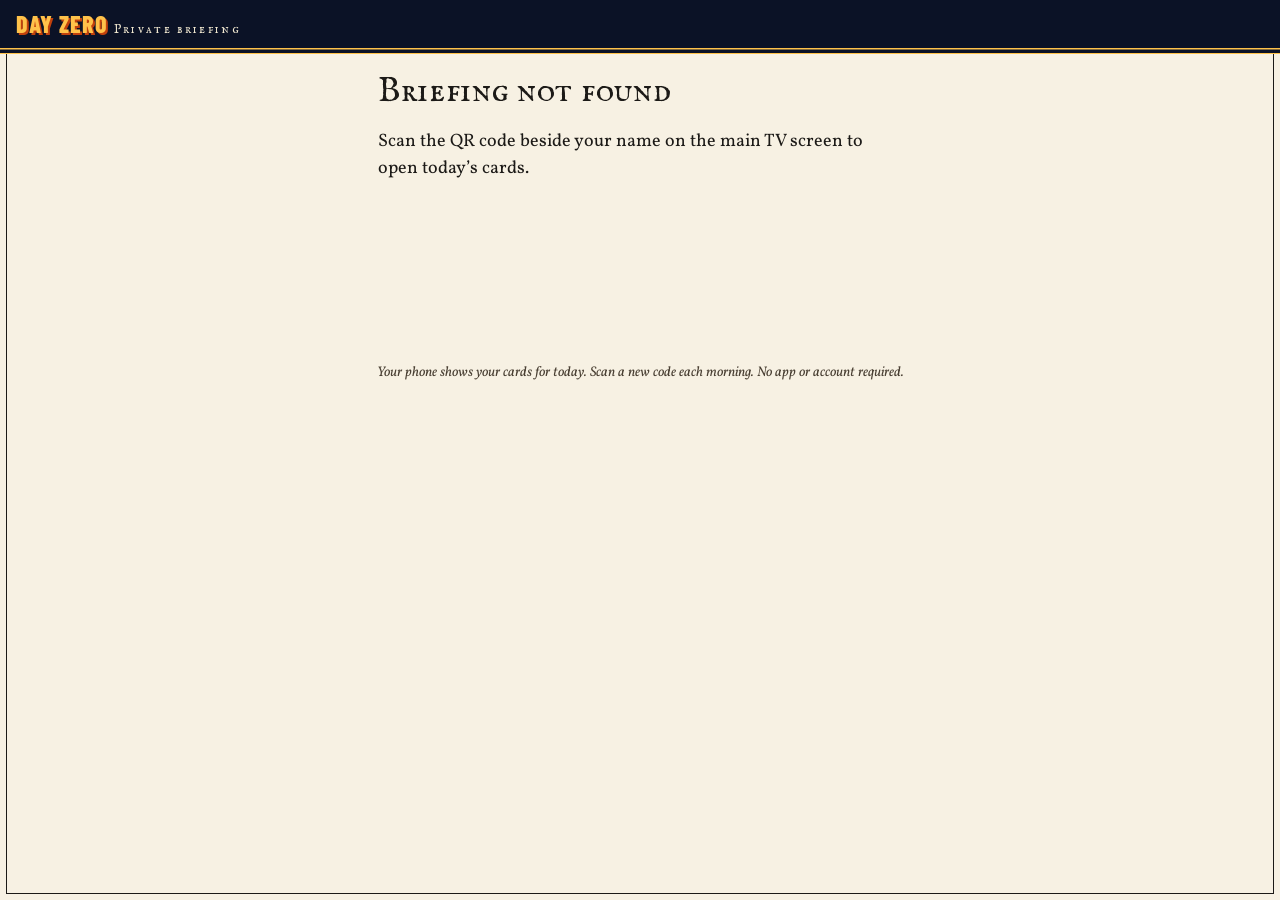
<file: phone.html>
<!DOCTYPE html>
<html lang="en"><head><meta charset="utf-8"><meta name="viewport" content="width=device-width, initial-scale=1">
<title>Day Zero · Your private briefing</title>
<link rel="icon" href="favicon.svg" type="image/svg+xml"><link rel="alternate icon" href="favicon.ico">
<meta name="theme-color" content="#0b1226">
<style>
*{box-sizing:border-box}body{margin:0;min-height:100vh;background:radial-gradient(circle at 60% -15%,#283769,#080b18 76%);color:#f5f1e8;font:17px/1.48 system-ui,-apple-system,'Segoe UI',sans-serif}
header{padding:22px 18px 14px;text-align:center;border-bottom:3px solid #f0b953;background:#0d162e}
.logo{color:#ffdc7f;font:italic 900 31px Impact,'Arial Narrow',sans-serif;letter-spacing:1px}
header p{margin:4px auto;color:#bfcbe3;font-size:13px}
main{max-width:690px;margin:auto;padding:18px 14px 40px}
h1{font-size:30px;margin:0;color:#ffda84;line-height:1.14}
.subtitle{color:#ced8ef;font-size:15px;margin:8px 0 16px}
.dz24-role-section{margin:18px 0 28px}
.dz24-role-line{display:flex;gap:12px;align-items:center;background:#121b35;border:2px solid var(--dz24-role);border-radius:12px;padding:12px}
.dz24-role-icon{font-size:29px}
.dz24-role-name{font-size:22px;color:#ffe08b;font-weight:850}
.dz24-role-mechanic{font-size:14px;color:#bbc8e8;margin-top:2px}
.dz24-intel-grid{display:grid;gap:12px;margin-top:14px}
.dz24-intel-card{background:#f3e7ce;color:#172037;border-radius:12px;overflow:hidden;border:2px solid #141b37;box-shadow:4px 5px 0 #0007;display:grid;grid-template-columns:111px minmax(0,1fr)}
.dz24-artwrap{background:#182747;min-height:130px}
.dz24-artwrap img{width:100%;height:100%;min-height:130px;object-fit:cover;display:block}
.dz24-card-copy{padding:11px 12px}
.dz24-meta{display:flex;flex-wrap:wrap;gap:4px;align-items:center}
.dz24-state{display:inline-block;padding:3px 9px;border:2px solid #18223b;border-radius:7px;background:#e7b75b;font-weight:850;font-size:11px;letter-spacing:.04em}
.dz24-intel-card.verified .dz24-state{background:#34885d;color:white}
.dz24-intel-card.rumour .dz24-state{background:#b8bac4;border-style:dashed}
.dz24-mark{border:1px solid #786046;padding:3px 6px;font-size:10px;border-radius:5px}
.dz24-card-copy p{margin:8px 0 0;font-size:16px;line-height:1.42}
.instructions{border-left:4px solid #ffce7c;padding:10px 12px;background:#162345;border-radius:6px;font-size:14px}
button{cursor:pointer;background:#f9cf6b;border:2px solid #111827;border-radius:10px;padding:12px 18px;color:#162139;font-weight:800;font-size:16px;box-shadow:3px 3px #0004}
.centre{text-align:center;margin:20px 0}.hidden{display:none!important}
.mask{padding:48px 18px;text-align:center;background:#18233e;border:2px solid #6b81a6;border-radius:14px;margin:14px 0}.mask p{color:#bdc8e2}
footer{color:#9babc8;font-size:12px;text-align:center;padding:12px 22px 28px}
@media (max-width:400px){.dz24-intel-card{grid-template-columns:86px minmax(0,1fr)}.dz24-artwrap,.dz24-artwrap img{min-height:145px}.dz24-card-copy p{font-size:15px}}
.goalbox{margin:22px 0;padding:14px;border:2px dashed #c593e5;border-radius:12px;background:#1d1533}.goalbox h2{margin:4px 0;color:#e4c6ff}
</style>
<link rel="stylesheet" href="fonts/fonts.css?v=fbd2c5de20"><link rel="stylesheet" href="dz-phone.css?v=fbd2c5de20"><link rel="stylesheet" href="dz-booklet-phone.css?v=fbd2c5de20"></head>
<body><header><div class="logo">DAY ZERO<span>Private briefing</span></div></header><main id="phone">Loading your briefing…</main><footer>Your phone shows your cards for today. Scan a new code each morning. No app or account required.</footer>
<script>const esc=s=>String(s).replace(/[<>&"]/g,c=>({"<":"&lt;",">":"&gt;","&":"&amp;",'"':"&quot;"}[c]));</script>
<script src="dz24.js?v=fbd2c5de20"></script>
<script src="dz-content.js?v=fbd2c5de20"></script>
<script>
function phoneRender(){
 const q=new URLSearchParams(window.location.hash.slice(1));
 const round=Number(q.get("round"));
 const roles=(q.get("roles")||"").split(",").filter(r=>Object.prototype.hasOwnProperty.call(RL,r));
 const name=q.get("name")||"Player",ch=(q.get("day")||q.get("ch")||"").match(/^(\d+)\/(\d+)$/),act=(q.get("act")||"").slice(0,60),seed=dzCleanSeed(q.get("seed")||"");
 const app=document.getElementById("phone");
 if(!Number.isInteger(round)||round<1||round>7||!roles.length){
  app.innerHTML='<h1>Briefing not found</h1><p>Scan the QR code beside your name on the main TV screen to open today’s cards.</p>';
  return;
 }
 const v=seed?dzVariant(seed):null;window.DZ_PHONE_V=v;
 const tok=q.get("g")?dzReadGoalToken(q.get("g")):null;
 let goal="";
 if(tok&&tok.seed===seed){
  const g=tok.insider?DZ_INSIDER:DZ_GOALS[tok.goal];
  if(g)goal='<div class="goalbox"><div class="centre" id="goalbtnwrap"><button onclick="document.getElementById(\'goal\').classList.toggle(\'hidden\')">🤫 My secret '+(tok.insider?"role":"goal")+' (tap to show/hide)</button></div><div id="goal" class="hidden"><h2>'+g.i+" "+esc(g.t)+'</h2><p>'+esc(g.x)+'</p></div></div>';
 }
 const label=(ch?"DAY "+ch[1]+" OF "+ch[2]:"TODAY")+(act?" · "+esc(act.toUpperCase()):"");
 app.innerHTML=dzVText(v,'<div class="dz24-eyebrow">'+label+(seed?" · TOWN "+esc(seed):"")+'</div><h1>'+esc(name)+'’s briefing</h1><p class="subtitle">Only your role’s information is shown here. Share what you learn with the table, but consider whether each source is verified, unconfirmed or a rumour.</p>'+
 '<div class="instructions">Read your cards, then keep your phone face down until you all talk. You can reveal them again whenever you need to check a detail.</div>'+
 '<div id="briefing">'+dz24PlayerHand({r:roles},round)+'</div>'+
 '<div id="mask" class="mask hidden"><h1>Briefing hidden</h1><p>Tap below to view your cards again.</p></div>'+
 '<div class="centre"><button id="hidebtn" onclick="phoneToggle()">Hide my briefing</button></div>'+goal);
}
function phoneToggle(){
 const cards=document.getElementById("briefing"),mask=document.getElementById("mask"),button=document.getElementById("hidebtn");
 const isOpen=!cards.classList.contains("hidden");
 cards.classList.toggle("hidden",isOpen);mask.classList.toggle("hidden",!isOpen);
 button.textContent=isOpen?"Reveal my briefing":"Hide my briefing";
 window.scrollTo(0,0);
}
phoneRender();window.addEventListener("hashchange",phoneRender);
</script>
<script src="dz-booklet.js?v=fbd2c5de20"></script></body></html>
</file>
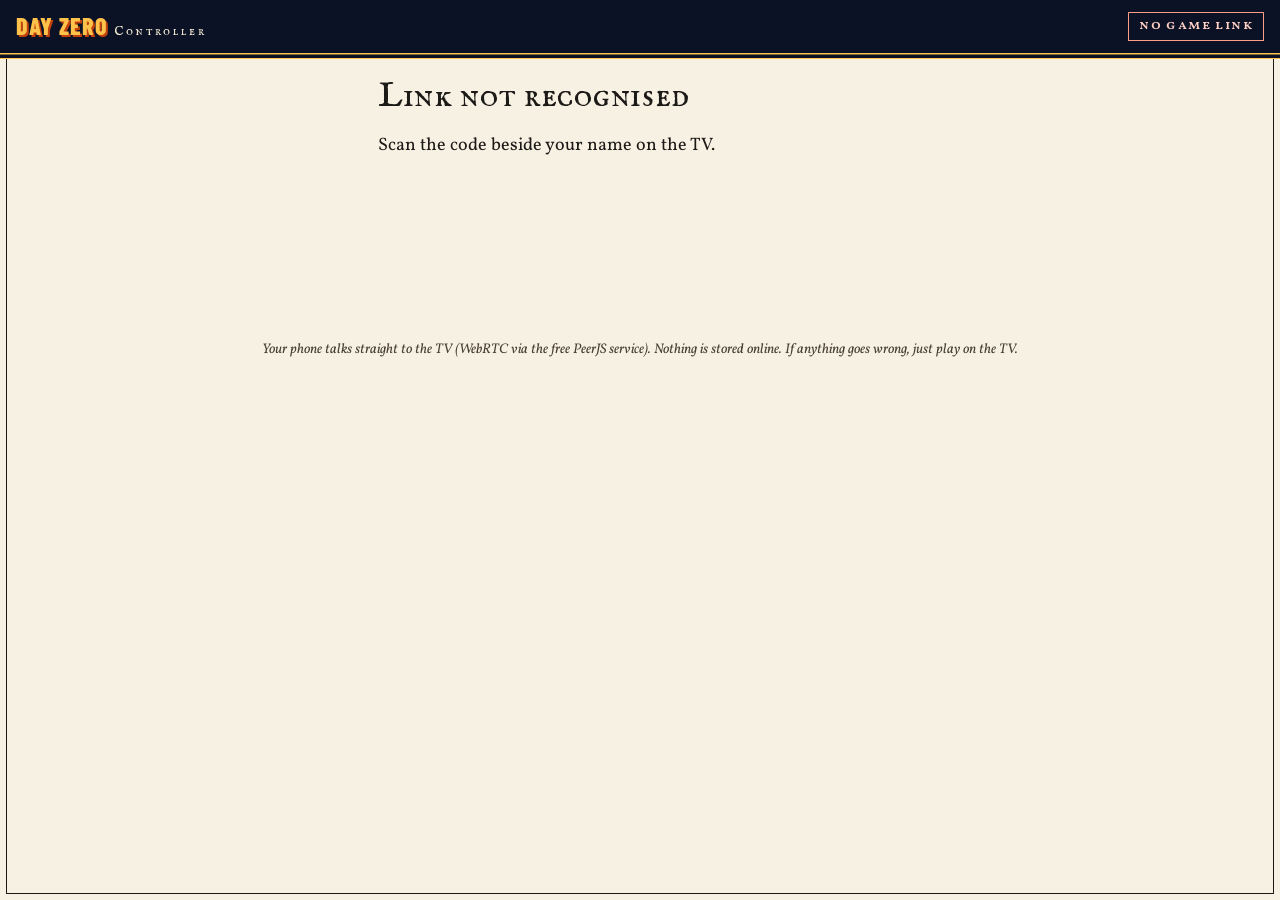
<file: play.html>
<!DOCTYPE html>
<html lang="en"><head><meta charset="utf-8"><meta name="viewport" content="width=device-width, initial-scale=1">
<title>Day Zero · Phone controller</title>
<link rel="icon" href="favicon.svg" type="image/svg+xml"><link rel="alternate icon" href="favicon.ico">
<meta name="theme-color" content="#0b1226">
<style>
*{box-sizing:border-box}body{margin:0;min-height:100vh;background:radial-gradient(circle at 60% -15%,#283769,#080b18 76%);color:#f5f1e8;font:17px/1.48 system-ui,-apple-system,'Segoe UI',sans-serif}
header{padding:22px 18px 14px;text-align:center;border-bottom:3px solid #f0b953;background:#0d162e}
.logo{color:#ffdc7f;font:italic 900 31px Impact,'Arial Narrow',sans-serif;letter-spacing:1px}
header p{margin:4px auto;color:#bfcbe3;font-size:13px}
main{max-width:690px;margin:auto;padding:18px 14px 40px}
h1{font-size:30px;margin:0;color:#ffda84;line-height:1.14}
.subtitle{color:#ced8ef;font-size:15px;margin:8px 0 16px}
.dz24-role-section{margin:18px 0 28px}
.dz24-role-line{display:flex;gap:12px;align-items:center;background:#121b35;border:2px solid var(--dz24-role);border-radius:12px;padding:12px}
.dz24-role-icon{font-size:29px}
.dz24-role-name{font-size:22px;color:#ffe08b;font-weight:850}
.dz24-role-mechanic{font-size:14px;color:#bbc8e8;margin-top:2px}
.dz24-intel-grid{display:grid;gap:12px;margin-top:14px}
.dz24-intel-card{background:#f3e7ce;color:#172037;border-radius:12px;overflow:hidden;border:2px solid #141b37;box-shadow:4px 5px 0 #0007;display:grid;grid-template-columns:111px minmax(0,1fr)}
.dz24-artwrap{background:#182747;min-height:130px}
.dz24-artwrap img{width:100%;height:100%;min-height:130px;object-fit:cover;display:block}
.dz24-card-copy{padding:11px 12px}
.dz24-meta{display:flex;flex-wrap:wrap;gap:4px;align-items:center}
.dz24-state{display:inline-block;padding:3px 9px;border:2px solid #18223b;border-radius:7px;background:#e7b75b;font-weight:850;font-size:11px;letter-spacing:.04em}
.dz24-intel-card.verified .dz24-state{background:#34885d;color:white}
.dz24-intel-card.rumour .dz24-state{background:#b8bac4;border-style:dashed}
.dz24-mark{border:1px solid #786046;padding:3px 6px;font-size:10px;border-radius:5px}
.dz24-card-copy p{margin:8px 0 0;font-size:16px;line-height:1.42}
.instructions{border-left:4px solid #ffce7c;padding:10px 12px;background:#162345;border-radius:6px;font-size:14px}
button{cursor:pointer;background:#f9cf6b;border:2px solid #111827;border-radius:10px;padding:12px 18px;color:#162139;font-weight:800;font-size:16px;box-shadow:3px 3px #0004}
.centre{text-align:center;margin:20px 0}.hidden{display:none!important}
.mask{padding:48px 18px;text-align:center;background:#18233e;border:2px solid #6b81a6;border-radius:14px;margin:14px 0}.mask p{color:#bdc8e2}
footer{color:#9babc8;font-size:12px;text-align:center;padding:12px 22px 28px}
@media (max-width:400px){.dz24-intel-card{grid-template-columns:86px minmax(0,1fr)}.dz24-artwrap,.dz24-artwrap img{min-height:145px}.dz24-card-copy p{font-size:15px}}
.goalbox{margin:22px 0;padding:14px;border:2px dashed #c593e5;border-radius:12px;background:#1d1533}.goalbox h2{margin:4px 0;color:#e4c6ff}
#status{font-size:13px;color:#bfcbe3;margin-top:4px}#status.ok{color:#8ff0bf}#status.bad{color:#ffb4a1}
.big{font-size:20px}.panel{background:#121b35;border:2px solid #34446e;border-radius:14px;padding:14px;margin:14px 0}
.opts button,.kid button{display:block;width:100%;text-align:left;margin:8px 0;font-size:17px}
.opts button.on,.kid button.on{background:#ffd166;box-shadow:inset 0 0 0 3px #e4572e}
.opts button:disabled{opacity:.4}.now{display:block;font-weight:400;font-size:14px;margin-top:2px}
select{width:100%;font-size:16px;padding:10px;border-radius:8px;margin:6px 0}
label.lab{display:block;font-size:13px;color:#bfcbe3;margin-top:8px}
.slot{border-left:5px solid var(--c);padding-left:10px;margin:14px 0}.slot h3{margin:0 0 4px;color:#ffe08b}
.tools{display:flex;gap:8px;justify-content:center;flex-wrap:wrap;margin:10px 0}.tools button{font-size:14px;padding:8px 12px;background:#d6ddff}
.done{color:#8ff0bf;font-weight:700;text-align:center;font-size:20px}
.goalcard{border:2px dashed #c593e5;background:#1d1533;border-radius:12px;padding:14px}.goalcard h2{margin:4px 0;color:#e4c6ff}
.insider{border-color:#e4572e;background:#2b1010}
</style>
<link rel="stylesheet" href="fonts/fonts.css?v=fbd2c5de20"><link rel="stylesheet" href="dz-phone.css?v=fbd2c5de20"><link rel="stylesheet" href="dz-booklet-phone.css?v=fbd2c5de20"></head>
<body><header><div class="logo">DAY ZERO<span>Controller</span></div><div id="status">Connecting…</div></header><main id="phone">Loading…</main>
<footer>Your phone talks straight to the TV (WebRTC via the free PeerJS service). Nothing is stored online. If anything goes wrong, just play on the TV.</footer>
<script>const esc=s=>String(s).replace(/[<>&"]/g,c=>({"<":"&lt;",">":"&gt;","&":"&amp;",'"':"&quot;"}[c]));</script>
<script src="vendor/peerjs.min.js?v=fbd2c5de20"></script>
<script src="dz24.js?v=fbd2c5de20"></script>
<script src="dz-content.js?v=fbd2c5de20"></script>
<script src="dz-art.js?v=fbd2c5de20"></script><script src="dz-polish.js?v=fbd2c5de20"></script>
<script>
/* Day Zero phone controller: joins the TV's game over a PeerJS data channel. */
const Q=new URLSearchParams(location.hash.slice(1)),HOST=Q.get("h")||"",P=Number(Q.get("p")),KEY=Q.get("k")||"";
let peer=null,conn=null,V=null,me=null,ui={cards:false,goal:false},pick={},tries=0,lastK="",wake=null;
const app=()=>document.getElementById("phone");
function status(t,cls){const s=document.getElementById("status");s.textContent=t;s.className=cls||""}
function send(m){if(conn&&conn.open)conn.send(m)}
function connect(){
 if(!HOST||!Number.isInteger(P)||!KEY){app().innerHTML='<h1>Link not recognised</h1><p>Scan the code beside your name on the TV.</p>';status("No game link","bad");return}
 if(typeof Peer==="undefined"){status("Phone link unavailable (offline?). Play on the TV.","bad");return}
 status(tries?"Reconnecting…":"Connecting to the TV…");
 if(!peer||peer.destroyed){peer=new Peer({debug:0});
  peer.on("open",()=>openConn());
  peer.on("error",e=>{status(e.type==="peer-unavailable"?"Can't find the TV game. Is it still open? Retrying…":"Connection problem ("+e.type+"). Retrying…","bad");retry()});
  peer.on("disconnected",()=>{try{peer.reconnect()}catch(e){}});
 }else if(peer.open)openConn();
}
function openConn(){
 try{conn&&conn.close()}catch(e){}
 conn=peer.connect(HOST,{reliable:true});
 conn.on("open",()=>{tries=0;send({t:"hello",p:P,k:KEY})});
 conn.on("data",onMsg);
 conn.on("close",()=>{status("Lost the TV. Reconnecting…","bad");retry()});
 conn.on("error",()=>retry());
}
let rt=null;function retry(){clearTimeout(rt);tries++;rt=setTimeout(connect,Math.min(10000,1500*tries))}
function onMsg(m){
 if(!m||typeof m!=="object")return;
 if(m.t==="denied"){status("This link isn't valid for this game.","bad");app().innerHTML='<h1>Link not valid</h1><p>Scan your code on the TV again.</p>';clearTimeout(rt);tries=-99;return}
 if(m.t==="replaced"){status("Opened on another device.","bad");app().innerHTML='<h1>Opened elsewhere</h1><p>Your controller was opened on another phone or tab.</p>';tries=-99;try{conn.close()}catch(e){}return}
 if(m.t==="welcome"){me=m;status("Connected as "+m.name,"ok");window.DZ_PHONE_V=dzVariant(m.seed);return}
 if(m.t==="unlocked"){pick={};}
 if(m.t==="view"){const k=m.v.k+":"+m.v.round+":"+m.v.ph;if(k!==lastK&&["intel","goal","orders","vote","accuse"].includes(m.v.k)){try{navigator.vibrate&&navigator.vibrate(60)}catch(e){}if(m.v.k!=="orders")pick={}}if(m.v.k==="orders"&&k!==lastK)pick={};lastK=k;V=m.v;render()}
}
function roleLine(v){return v.roles.map(r=>RL[r].i+" "+RL[r].ch+" ("+RL[r].n+")").join(" & ")}
function goalHtml(v){
 if(!v.goal)return "";const g=v.goal.insider?DZ_INSIDER:DZ_GOALS[v.goal.key];if(!g)return "";
 return '<div class="goalcard'+(v.goal.insider?" insider":"")+'"><div class="s">'+(v.goal.insider?"SECRET · YOU ARE THE INSIDER":"YOUR SECRET GOAL")+'</div><h2>'+g.i+" "+esc(g.t)+'</h2><p>'+esc(g.x)+'</p>'+(v.goal.insider?'<p>Play along. In secret votes you get a quiet sabotage choice.</p>':'')+'</div>';
}
function hand(v){return dzVText(window.DZ_PHONE_V,dz24PlayerHand({r:v.roles},v.round))}
function tools(v){
 let t='<div class="tools">';if(v.cards&&v.k!=="intel")t+='<button onclick="ui.cards=!ui.cards;render()">📇 '+(ui.cards?"Hide":"My")+' cards</button>';
 if(v.goal&&v.k!=="goal")t+='<button onclick="ui.goal=!ui.goal;render()">🤫 '+(ui.goal?"Hide":"My")+' goal</button>';
 t+='</div>';let x="";if(ui.cards&&v.cards&&v.k!=="intel")x+=hand(v);if(ui.goal&&v.goal&&v.k!=="goal")x+=goalHtml(v);return t+x;
}
function render(){
 const v=V;if(!v)return;const dd=String(v.day||v.ch||"").split("/");let h='<div class="dz24-eyebrow dz-ph-day">'+(v.ep?"EPISODE "+v.ep+" · ":"")+"DAY "+esc(dd[0])+(dd[1]?" OF "+esc(dd[1]):"")+(v.act?" · "+esc(v.act):"")+'</div>'+(v.title?'<div class="dz-ph-title">'+esc(v.title)+'</div>':"")+'<h1>'+esc(v.name)+'</h1><p class="subtitle">'+esc(roleLine(v))+'</p>';
 if(v.k==="lobby")h+='<div class="panel big">✅ You\'re in! Watch the TV. When it\'s your turn to do something, it will appear here.</div>';
 else if(v.k==="watch")h+='<div class="panel big">📺 '+esc(v.msg)+'</div>';
 else if(v.k==="intel")h+='<div class="instructions">Your private cards for today. Share what matters with the table, but think about which sources you trust.</div>'+hand(v)+(v.read?'<p class="done">✓ Read. Now talk it through!</p>':'<div class="centre"><button onclick="send({t:\'read\',round:V.round})">✓ I\'ve read my cards</button></div>');
 else if(v.k==="goal")h+=goalHtml(v)+(v.acked?'<p class="done">✓ Keep it secret!</p>':'<div class="centre"><button onclick="send({t:\'goalack\'})">Got it, I\'ll keep it secret</button></div>');
 else if(v.k==="orders"){
  if(v.locked){h+='<div class="panel"><p class="done">✓ Locked in</p>'+v.slots.map(s=>'<p><b>'+s.icon+" "+esc(s.role)+'</b>: '+((v.mine&&v.mine[s.r]||[]).map(id=>esc((s.opts.find(o=>o.id===id)||{l:id}).l)).join(", ")||"no action")+'</p>').join("")+'<div class="centre"><button onclick="send({t:\'unlock\'})">Change my actions</button></div></div>'}
  else{h+='<div class="instructions">Agree the plan out loud, then choose your own actions here.</div>'+v.slots.map(s=>{
   let o='<div class="slot" style="--c:'+s.c+'"><h3>'+s.icon+" "+esc(s.role)+'</h3>';
   if(s.kid)o+='<div class="kid">'+s.opts.map(x=>'<button class="'+((pick[s.r]||[])[0]===x.id?"on":"")+'" onclick="kidPick(\''+s.r+'\',\''+x.id+'\')">'+esc(x.l)+'</button>').join("")+'</div>';
   else for(let i=0;i<s.n;i++){o+='<label class="lab">Action '+(i+1)+' of '+s.n+'</label><select onchange="slotPick(\''+s.r+'\','+i+',this.value)"><option value="">— No action —</option>';
    const groups=[...new Set(s.opts.map(x=>x.g))];
    o+=groups.map(g=>'<optgroup label="'+esc(g||"Other")+'">'+s.opts.filter(x=>x.g===g).map(x=>'<option value="'+x.id+'"'+((pick[s.r]||[])[i]===x.id?" selected":"")+'>'+esc(x.l)+'</option>').join("")+'</optgroup>').join("")+'</select>'}
   return o+'</div>'}).join("")+'<div class="centre"><button class="big" onclick="lockIn()">Lock in my actions</button></div>'}
 }else if(v.k==="vote"){
  if(v.voted)h+='<div class="panel"><p class="done">🗳️ Vote cast. Watch the TV for the reveal.</p></div>';
  else{h+='<div class="panel">'+(v.d.a&&/^[a-z0-9]+$/.test(v.d.a)?'<div class="ph-art" aria-hidden="true" style="background-image:url(art/'+v.d.a+'.jpg)"></div>':"")+'<h2>'+v.d.i+" "+esc(v.d.t)+'</h2><p>'+esc(v.d.x)+'</p><div class="opts">'+v.d.opts.map(o=>'<button '+(o.dis?"disabled":"")+' class="'+(pick.vote===o.id?"on":"")+'" onclick="pick.vote=\''+o.id+'\';render()">'+(pick.vote===o.id?"☑ ":"☐ ")+esc(o.l)+'<span class="now">⚡ '+esc(o.now)+'</span></button>').join("")+'</div>'+
   (v.extra&&v.extra.length?'<label class="lab">🤫 Private note (nobody sees this until the end)</label><select id="x">'+v.extra.map(x=>'<option value="'+esc(x.v)+'"'+(pick.x===x.v?" selected":"")+'>'+esc(x.l)+'</option>').join("")+'</select>':"")+
   '<div class="centre"><button class="big" '+(pick.vote?"":'disabled aria-describedby="vote-hint"')+' onclick="castVote()">Cast my secret vote</button>'+(pick.vote?"":'<p class="pick-hint" id="vote-hint">☝️ Pick an option above first</p>')+'</div></div>'}
 }else if(v.k==="accuse"){
  if(v.done)h+='<div class="panel"><p class="done">🫵 Accusation made. Watch the TV.</p></div>';
  else h+='<div class="panel"><h2>🕵️ Who had the key?</h2>'+(v.ruled.length?'<p>📋 Your evidence rules out: <b>'+v.ruled.map(esc).join(", ")+'</b>.</p>':'<p>No hard evidence. Trust your instincts.</p>')+'<div class="opts">'+v.list.map(x=>'<button onclick="if(confirm(\'Accuse \'+'+JSON.stringify(x.n).replace(/"/g,"&quot;")+'+\'?\'))send({t:\'accuse\',j:'+x.j+'})">🫵 '+esc(x.n)+'</button>').join("")+'</div></div>';
 }
 h+=tools(v);
 app().innerHTML=h;
}
function kidPick(r,id){pick[r]=(pick[r]||[])[0]===id?[]:[id];render()}
function slotPick(r,i,id){pick[r]=pick[r]||[];pick[r][i]=id}
function lockIn(){const ord={};V.slots.forEach(s=>ord[s.r]=(pick[s.r]||[]).filter(Boolean));send({t:"orders",round:V.round,ord})}
function castVote(){const x=document.getElementById("x");pick.x=x?x.value:"";send({t:"ballot",dl:V.dl,opt:pick.vote,x:pick.x})}
document.addEventListener("click",()=>{if(!wake&&navigator.wakeLock)navigator.wakeLock.request("screen").then(w=>wake=w).catch(()=>{})},{once:true});
document.addEventListener("visibilitychange",()=>{if(document.visibilityState==="visible"&&!(conn&&conn.open)&&tries>=0){tries=0;connect()}});
connect();
</script>
<script src="dz-booklet.js?v=fbd2c5de20"></script></body></html>
</file>
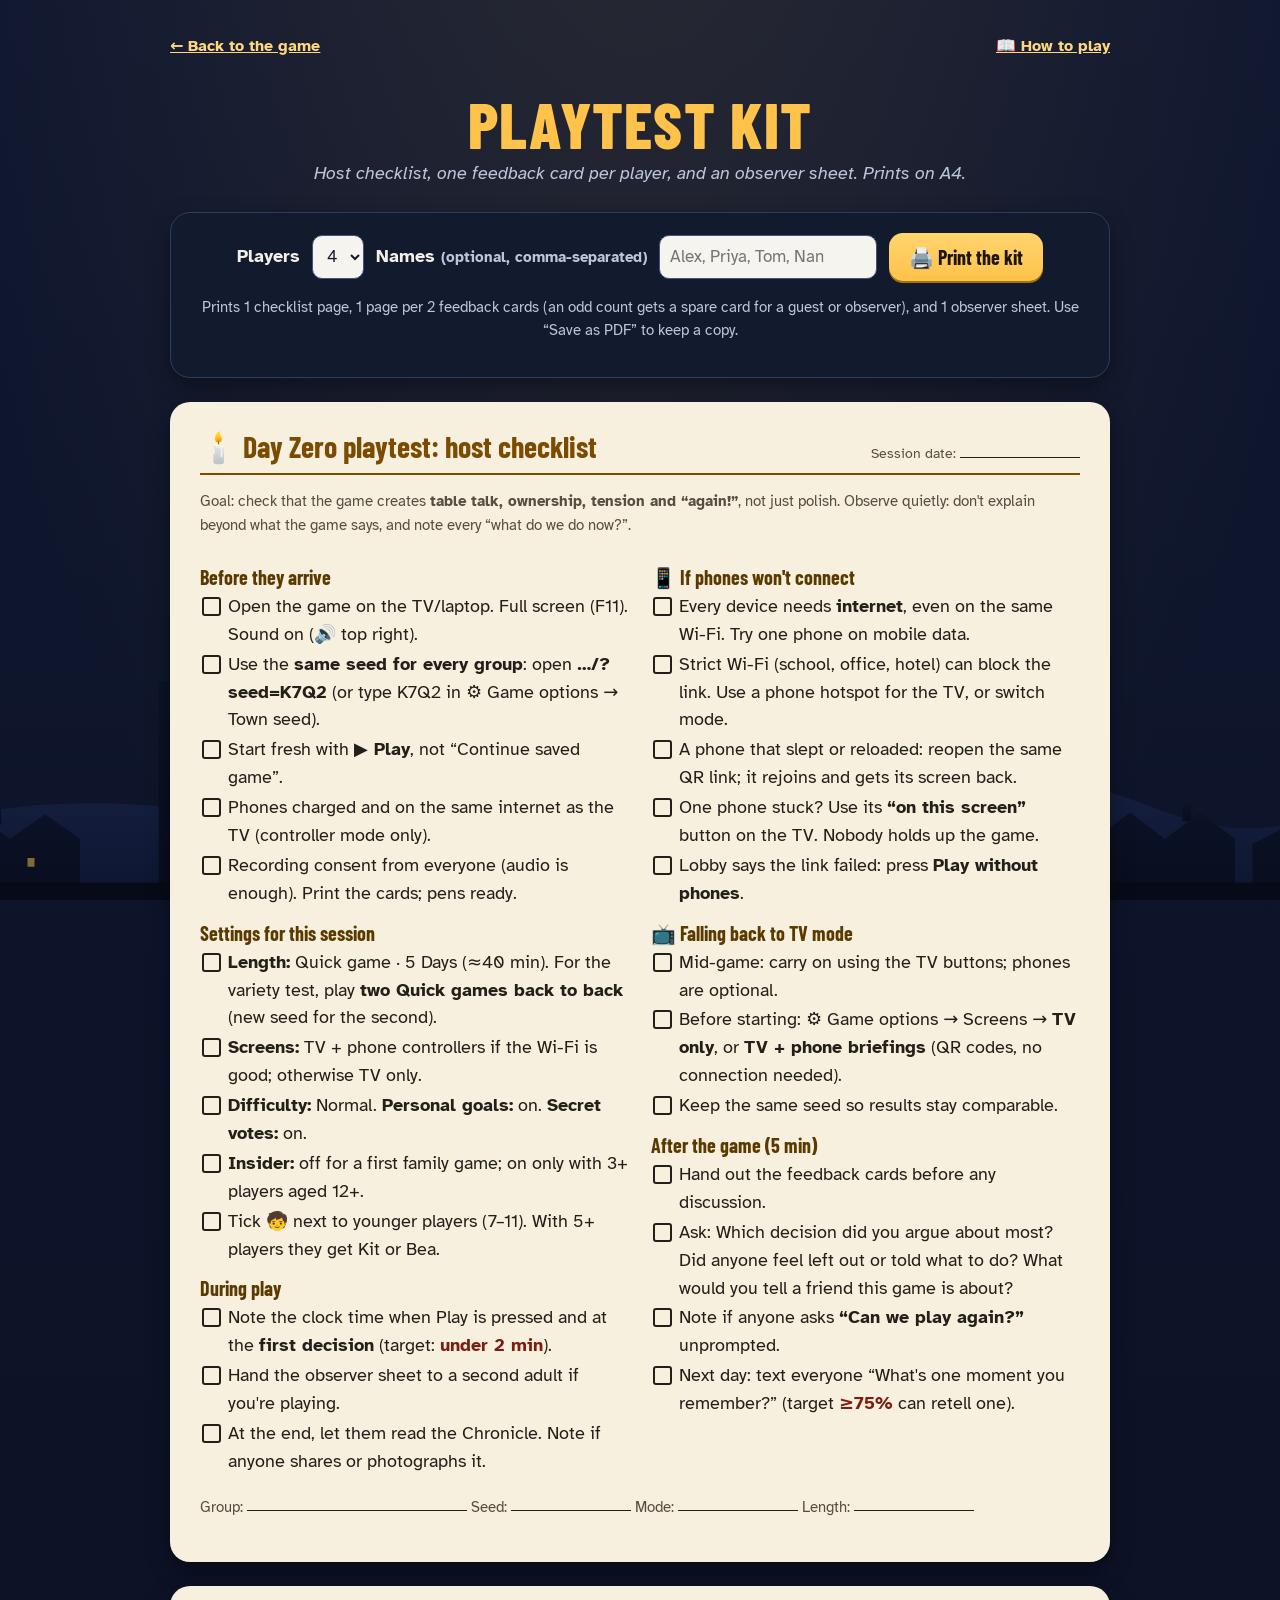
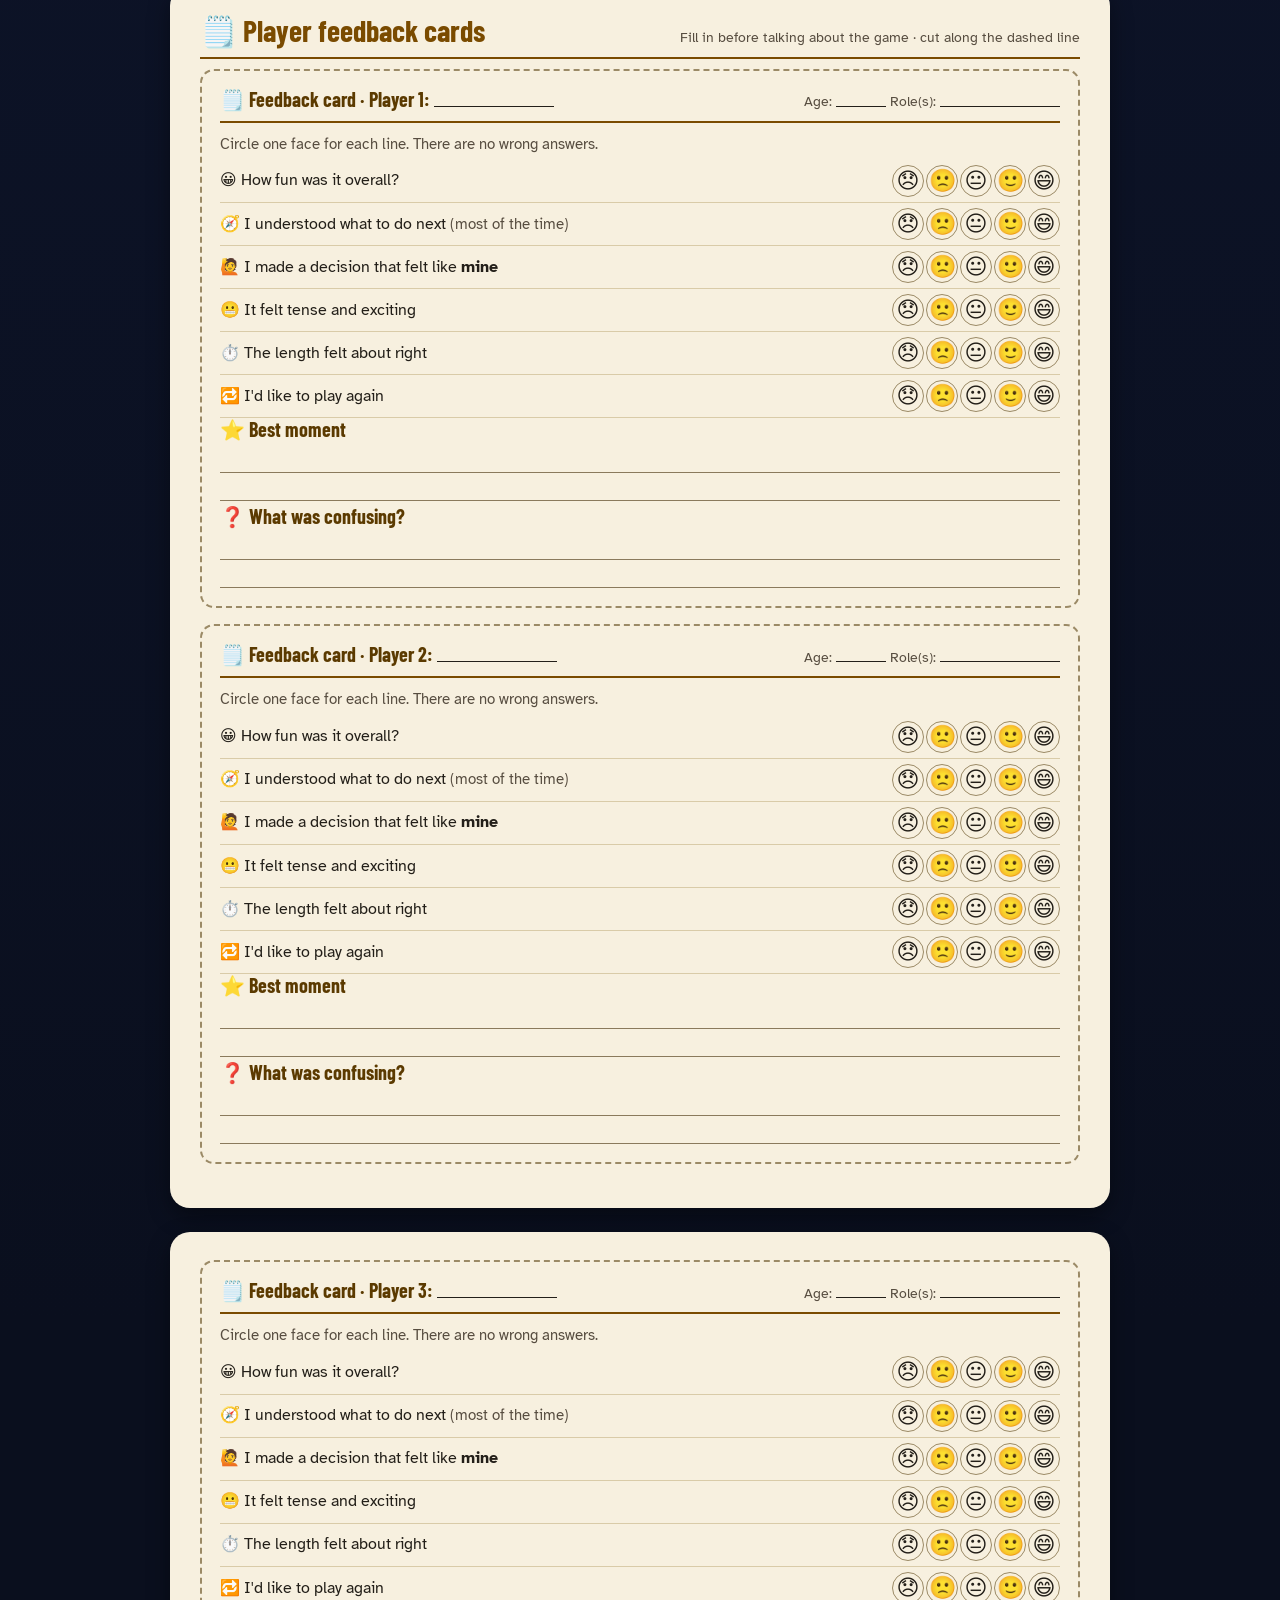
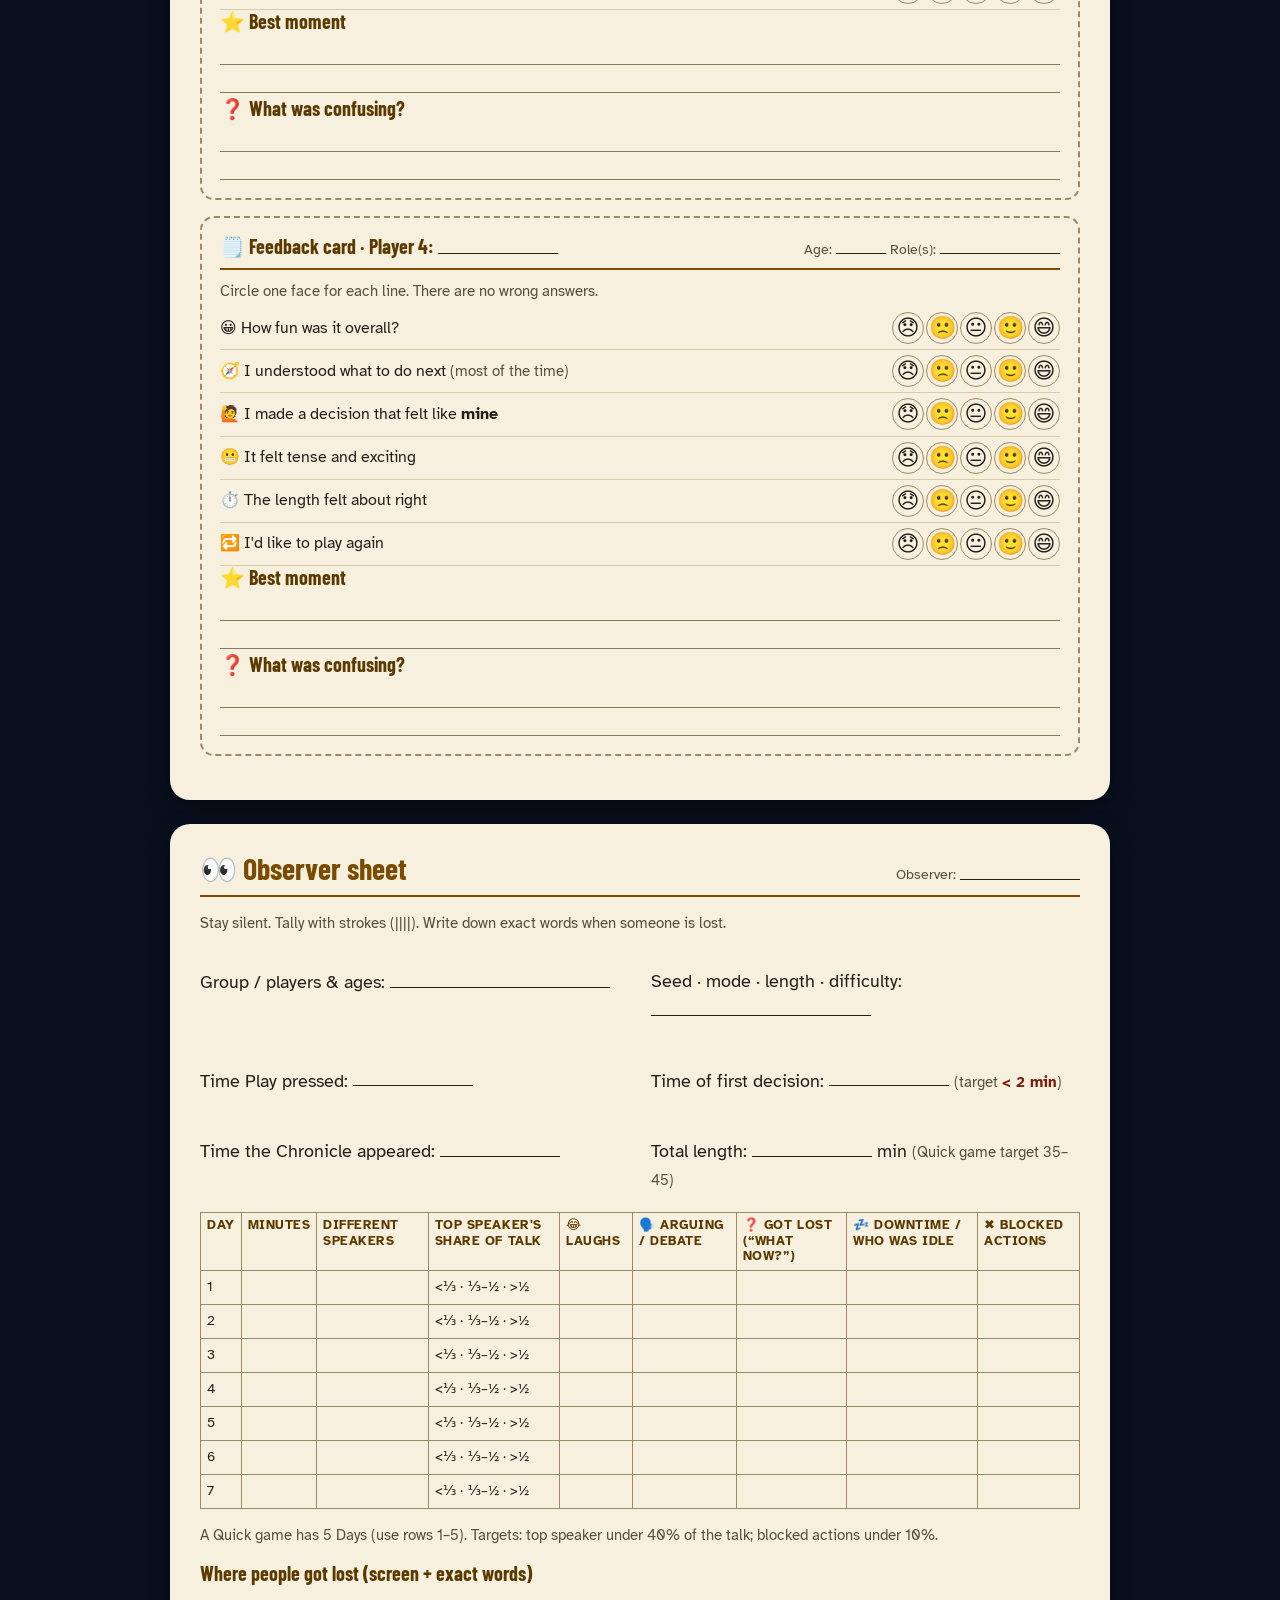
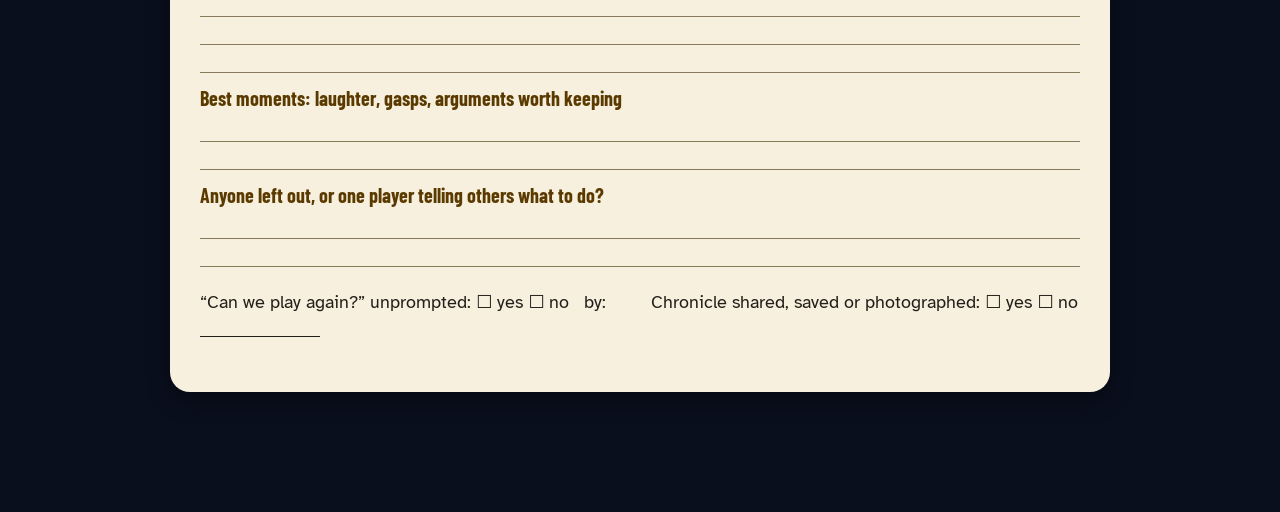
<file: playtest.html>
<!DOCTYPE html>
<html lang="en"><head><meta charset="utf-8"><meta name="viewport" content="width=device-width,initial-scale=1">
<title>Day Zero: family playtest kit</title>
<link rel="icon" href="favicon.svg" type="image/svg+xml"><link rel="alternate icon" href="favicon.ico">
<meta name="theme-color" content="#0a0f1e">
<link rel="stylesheet" href="fonts/fonts.css"><link rel="stylesheet" href="dz-docs.css">
<style>
.sheet{background:var(--paper);color:var(--ink);border-radius:var(--r-l);padding:28px 30px;margin:24px 0;box-shadow:0 8px 22px #0006}
.sheet h2{color:#7a4b00;margin-bottom:4px}.sheet h3{color:#5b3a00;font-size:20px;margin:14px 0 4px}
.sheet .s{color:var(--ink-2)}
.sheet a{color:#7a4b00}
.sheet ul{margin:4px 0}.sheet li{margin:2px 0}
.sheet-head{display:flex;justify-content:space-between;align-items:baseline;gap:12px;border-bottom:2px solid #7a4b00;padding-bottom:6px;margin-bottom:10px;flex-wrap:wrap}
.sheet-head .s{font-size:14px}
.box{list-style:none;padding:0}.box li{padding-left:28px;position:relative}.box li::before{content:"";position:absolute;left:2px;top:4px;width:15px;height:15px;border:2px solid var(--ink);border-radius:3px}
.cols{display:grid;grid-template-columns:1fr 1fr;gap:6px 22px}
.fill{display:inline-block;min-width:120px;border-bottom:1.5px solid var(--ink);height:1.1em;vertical-align:baseline}
.fill.w{min-width:220px}
.lines{margin:0 0 4px}.lines i{display:block;height:28px;border-bottom:1.5px solid #8a7a5c}
.sheet table{font-size:14px}.sheet th,.sheet td{border:1px solid #9b8a66;padding:5px 6px}.sheet th{color:#5b3a00;font-size:13px}
.obs td{height:34px}
.card-fb{border:2px dashed #9b8a66;border-radius:var(--r-m);padding:14px 18px;margin:0 0 16px;break-inside:avoid}
.card-fb h3{margin-top:0}
.q{display:grid;grid-template-columns:1fr auto;gap:10px;align-items:center;border-bottom:1px solid #d9cba8;padding:4px 0;font-size:16px}
.faces{white-space:nowrap;font-size:22px;letter-spacing:6px}
.faces span{display:inline-block;width:32px;height:32px;line-height:30px;text-align:center;border:1.5px solid #9b8a66;border-radius:50%;letter-spacing:0;margin-left:2px}
.controls{display:flex;gap:12px;align-items:center;flex-wrap:wrap;justify-content:center}
.controls label{font-weight:700}
.controls input,.controls select{min-height:44px;font:17px var(--body);border-radius:var(--r-s);border:1px solid var(--line-2);background:#f6f4ee;color:#141a2c;padding:6px 10px}
.controls button{min-height:48px;font:700 20px/1 var(--display);padding:10px 20px;border:0;border-radius:var(--r-m);background:linear-gradient(#ffd56f,var(--amber));color:var(--amber-ink);cursor:pointer;box-shadow:0 2px 0 #a8730d}
.target{font-weight:700;color:#7a1f10}
@media (max-width:640px){.sheet{padding:18px 14px}.cols{grid-template-columns:1fr}.q{grid-template-columns:1fr}.faces span{width:30px;height:30px}.obs-wrap{overflow-x:auto}}
@page{size:A4;margin:11mm 12mm}
@media print{
 body{background:#fff!important;color:#000;font-size:11.5pt;line-height:1.35}
 .wrap{max-width:none;padding:0}
 .noprint{display:none!important}
 .sheet{box-shadow:none;border-radius:0;margin:0;padding:0;background:#fff;color:#000;break-after:page;page-break-after:always}
 #observer{break-after:auto;page-break-after:auto}
 :root{color-scheme:light}html{background:#fff!important}
 .sheet-head{flex-wrap:nowrap}.sheet-head h2{white-space:nowrap}.sheet-head .s{text-align:right}
 .fill{min-width:90px}.fill.w{min-width:150px}
 .cols p{margin:3pt 0}
 #observer .cols{gap:0 16px}
 .obs th{font-size:8.5pt;padding:3px 4px}.obs td{height:26px;padding:2px 4px;font-size:9pt}
 .share{white-space:nowrap;font-size:8.5pt}
 .sheet h2{font-size:22pt;color:#000}.sheet h3{font-size:13pt;color:#000;margin:8pt 0 2pt}
 .sheet .s,.sheet-head .s{color:#333}
 .sheet-head{border-color:#000}
 .sheet a{color:#000;text-decoration:none}
 .sheet th,.sheet td{border-color:#555;color:#000}.sheet th{color:#000}
 .card-fb{border-color:#555;height:124mm;margin:0 0 6mm;padding:4mm 6mm;overflow:hidden}
 .q{font-size:11pt;border-color:#bbb;padding:2pt 0}
 .faces span{border-color:#555;width:26px;height:26px;line-height:24px;font-size:17px}
 .lines i{height:22px;border-color:#888}
 .obs td{height:26px}
 .target{color:#000}
}
</style>
</head><body><div class="wrap">
<nav class="top noprint"><a href="index.html">← Back to the game</a><a href="rules.html">📖 How to play</a></nav>
<h1 class="noprint">PLAYTEST KIT</h1>
<p class="tag noprint">Host checklist, one feedback card per player, and an observer sheet. Prints on A4.</p>
<div class="card noprint">
 <form class="controls" onsubmit="event.preventDefault();window.print()">
  <label for="n">Players</label><select id="n" onchange="build()"><option>1</option><option>2</option><option>3</option><option selected>4</option><option>5</option><option>6</option><option>7</option><option>8</option></select>
  <label for="names">Names <span class="s">(optional, comma-separated)</span></label><input id="names" placeholder="Alex, Priya, Tom, Nan" oninput="build()">
  <button type="submit">🖨️ Print the kit</button>
 </form>
 <p class="s c">Prints 1 checklist page, 1 page per 2 feedback cards (an odd count gets a spare card for a guest or observer), and 1 observer sheet. Use “Save as PDF” to keep a copy.</p>
</div>

<!-- ============ 1. HOST CHECKLIST ============ -->
<section class="sheet" id="host">
<div class="sheet-head"><h2>🕯️ Day Zero playtest: host checklist</h2><span class="s">Session date: <span class="fill"></span></span></div>
<p class="s">Goal: check that the game creates <b>table talk, ownership, tension and “again!”</b>, not just polish. Observe quietly: don't explain beyond what the game says, and note every “what do we do now?”.</p>
<div class="cols">
<div>
<h3>Before they arrive</h3>
<ul class="box">
 <li>Open the game on the TV/laptop. Full screen (F11). Sound on (🔊 top right).</li>
 <li>Use the <b>same seed for every group</b>: open <b>…/?seed=K7Q2</b> (or type K7Q2 in ⚙️ Game options → Town seed).</li>
 <li>Start fresh with <b>▶ Play</b>, not “Continue saved game”.</li>
 <li>Phones charged and on the same internet as the TV (controller mode only).</li>
 <li>Recording consent from everyone (audio is enough). Print the cards; pens ready.</li>
</ul>
<h3>Settings for this session</h3>
<ul class="box">
 <li><b>Length:</b> Quick game · 5 Days (≈40 min). For the variety test, play <b>two Quick games back to back</b> (new seed for the second).</li>
 <li><b>Screens:</b> TV + phone controllers if the Wi-Fi is good; otherwise TV only.</li>
 <li><b>Difficulty:</b> Normal. <b>Personal goals:</b> on. <b>Secret votes:</b> on.</li>
 <li><b>Insider:</b> off for a first family game; on only with 3+ players aged 12+.</li>
 <li>Tick 🧒 next to younger players (7–11). With 5+ players they get Kit or Bea.</li>
</ul>
<h3>During play</h3>
<ul class="box">
 <li>Note the clock time when Play is pressed and at the <b>first decision</b> (target: <span class="target">under 2 min</span>).</li>
 <li>Hand the observer sheet to a second adult if you're playing.</li>
 <li>At the end, let them read the Chronicle. Note if anyone shares or photographs it.</li>
</ul>
</div>
<div>
<h3>📱 If phones won't connect</h3>
<ul class="box">
 <li>Every device needs <b>internet</b>, even on the same Wi-Fi. Try one phone on mobile data.</li>
 <li>Strict Wi-Fi (school, office, hotel) can block the link. Use a phone hotspot for the TV, or switch mode.</li>
 <li>A phone that slept or reloaded: reopen the same QR link; it rejoins and gets its screen back.</li>
 <li>One phone stuck? Use its <b>“on this screen”</b> button on the TV. Nobody holds up the game.</li>
 <li>Lobby says the link failed: press <b>Play without phones</b>.</li>
</ul>
<h3>📺 Falling back to TV mode</h3>
<ul class="box">
 <li>Mid-game: carry on using the TV buttons; phones are optional.</li>
 <li>Before starting: ⚙️ Game options → Screens → <b>TV only</b>, or <b>TV + phone briefings</b> (QR codes, no connection needed).</li>
 <li>Keep the same seed so results stay comparable.</li>
</ul>
<h3>After the game (5 min)</h3>
<ul class="box">
 <li>Hand out the feedback cards before any discussion.</li>
 <li>Ask: Which decision did you argue about most? Did anyone feel left out or told what to do? What would you tell a friend this game is about?</li>
 <li>Note if anyone asks <b>“Can we play again?”</b> unprompted.</li>
 <li>Next day: text everyone “What's one moment you remember?” (target <span class="target">≥75%</span> can retell one).</li>
</ul>
</div>
</div>
<p class="s">Group: <span class="fill w"></span> Seed: <span class="fill"></span> Mode: <span class="fill"></span> Length: <span class="fill"></span></p>
</section>

<!-- ============ 2. FEEDBACK CARDS ============ -->
<div id="cards"></div>

<!-- ============ 3. OBSERVER SHEET ============ -->
<section class="sheet" id="observer">
<div class="sheet-head"><h2>👀 Observer sheet</h2><span class="s">Observer: <span class="fill"></span></span></div>
<p class="s">Stay silent. Tally with strokes (||||). Write down exact words when someone is lost.</p>
<div class="cols">
 <p>Group / players &amp; ages: <span class="fill w"></span></p>
 <p>Seed · mode · length · difficulty: <span class="fill w"></span></p>
 <p>Time Play pressed: <span class="fill"></span></p>
 <p>Time of first decision: <span class="fill"></span> <span class="s">(target <span class="target">&lt; 2 min</span>)</span></p>
 <p>Time the Chronicle appeared: <span class="fill"></span></p>
 <p>Total length: <span class="fill"></span> min <span class="s">(Quick game target 35–45)</span></p>
</div>
<div class="obs-wrap"><table class="obs">
<tr><th>Day</th><th>Minutes</th><th>Different speakers</th><th>Top speaker's share of talk</th><th>😂 Laughs</th><th>🗣️ Arguing / debate</th><th>❓ Got lost (“what now?”)</th><th>💤 Downtime / who was idle</th><th>✖ Blocked actions</th></tr>
<tr><td>1</td><td></td><td></td><td class="share">&lt;⅓ · ⅓–½ · &gt;½</td><td></td><td></td><td></td><td></td><td></td></tr>
<tr><td>2</td><td></td><td></td><td class="share">&lt;⅓ · ⅓–½ · &gt;½</td><td></td><td></td><td></td><td></td><td></td></tr>
<tr><td>3</td><td></td><td></td><td class="share">&lt;⅓ · ⅓–½ · &gt;½</td><td></td><td></td><td></td><td></td><td></td></tr>
<tr><td>4</td><td></td><td></td><td class="share">&lt;⅓ · ⅓–½ · &gt;½</td><td></td><td></td><td></td><td></td><td></td></tr>
<tr><td>5</td><td></td><td></td><td class="share">&lt;⅓ · ⅓–½ · &gt;½</td><td></td><td></td><td></td><td></td><td></td></tr>
<tr><td>6</td><td></td><td></td><td class="share">&lt;⅓ · ⅓–½ · &gt;½</td><td></td><td></td><td></td><td></td><td></td></tr>
<tr><td>7</td><td></td><td></td><td class="share">&lt;⅓ · ⅓–½ · &gt;½</td><td></td><td></td><td></td><td></td><td></td></tr>
</table></div>
<p class="s">A Quick game has 5 Days (use rows 1–5). Targets: top speaker under 40% of the talk; blocked actions under 10%.</p>
<h3>Where people got lost (screen + exact words)</h3><div class="lines"><i></i><i></i><i></i></div>
<h3>Best moments: laughter, gasps, arguments worth keeping</h3><div class="lines"><i></i><i></i></div>
<h3>Anyone left out, or one player telling others what to do?</h3><div class="lines"><i></i><i></i></div>
<div class="cols">
 <p>“Can we play again?” unprompted: ☐ yes ☐ no &nbsp; by: <span class="fill"></span></p>
 <p>Chronicle shared, saved or photographed: ☐ yes ☐ no</p>
</div>
</section>
</div>
<script>
const QS=[["😀 How fun was it overall?",""],["🧭 I understood what to do next","most of the time"],["🙋 I made a decision that felt like <b>mine</b>",""],["😬 It felt tense and exciting",""],["⏱️ The length felt about right",""],["🔁 I'd like to play again",""]];
const FACES='<span class="faces" aria-label="circle one: 1 to 5"><span>😞</span><span>🙁</span><span>😐</span><span>🙂</span><span>😄</span></span>';
function card(name,i,spare){
 return '<div class="card-fb'+(spare?' spare':'')+'"><div class="sheet-head"><h3>🗒️ '+(spare?'Spare card · guest or observer: <span class="fill"></span>':'Feedback card · '+(name?esc(name):'Player '+(i+1)+': <span class="fill"></span>'))+'</h3><span class="s">Age: <span class="fill" style="min-width:50px"></span> Role(s): <span class="fill"></span></span></div>'+
 '<p class="s" style="margin:2px 0 4px">Circle one face for each line. There are no wrong answers.</p>'+
 QS.map(q=>'<div class="q"><span>'+q[0]+(q[1]?' <span class="s">('+q[1]+')</span>':'')+'</span>'+FACES+'</div>').join("")+
 '<h3>⭐ Best moment</h3><div class="lines"><i></i><i></i></div><h3>❓ What was confusing?</h3><div class="lines"><i></i><i></i></div></div>';
}
function esc(s){return String(s).replace(/[&<>"]/g,c=>({"&":"&amp;","<":"&lt;",">":"&gt;",'"':"&quot;"}[c]))}
function build(){
 const q=new URLSearchParams(location.search);
 const names=(document.getElementById("names").value||q.get("names")||"").split(",").map(s=>s.trim()).filter(Boolean);
 let n=+document.getElementById("n").value;if(names.length>n){n=Math.min(8,names.length);document.getElementById("n").value=n}
 let h="";for(let i=0;i<n;i+=2){h+='<section class="sheet cards">'+(i===0?'<div class="sheet-head"><h2>🗒️ Player feedback cards</h2><span class="s">Fill in before talking about the game · cut along the dashed line</span></div>':'')+card(names[i],i)+(i+1<n?card(names[i+1],i+1):card("",i+1,true))+'</section>'}
 document.getElementById("cards").innerHTML=h;
}
(function(){const q=new URLSearchParams(location.search);const p=+q.get("players");if(p>=1&&p<=8)document.getElementById("n").value=p;if(q.get("names"))document.getElementById("names").value=q.get("names");build()})();
</script>
<noscript><p class="c">Turn on JavaScript to print the player feedback cards.</p></noscript>
</body></html>
</file>
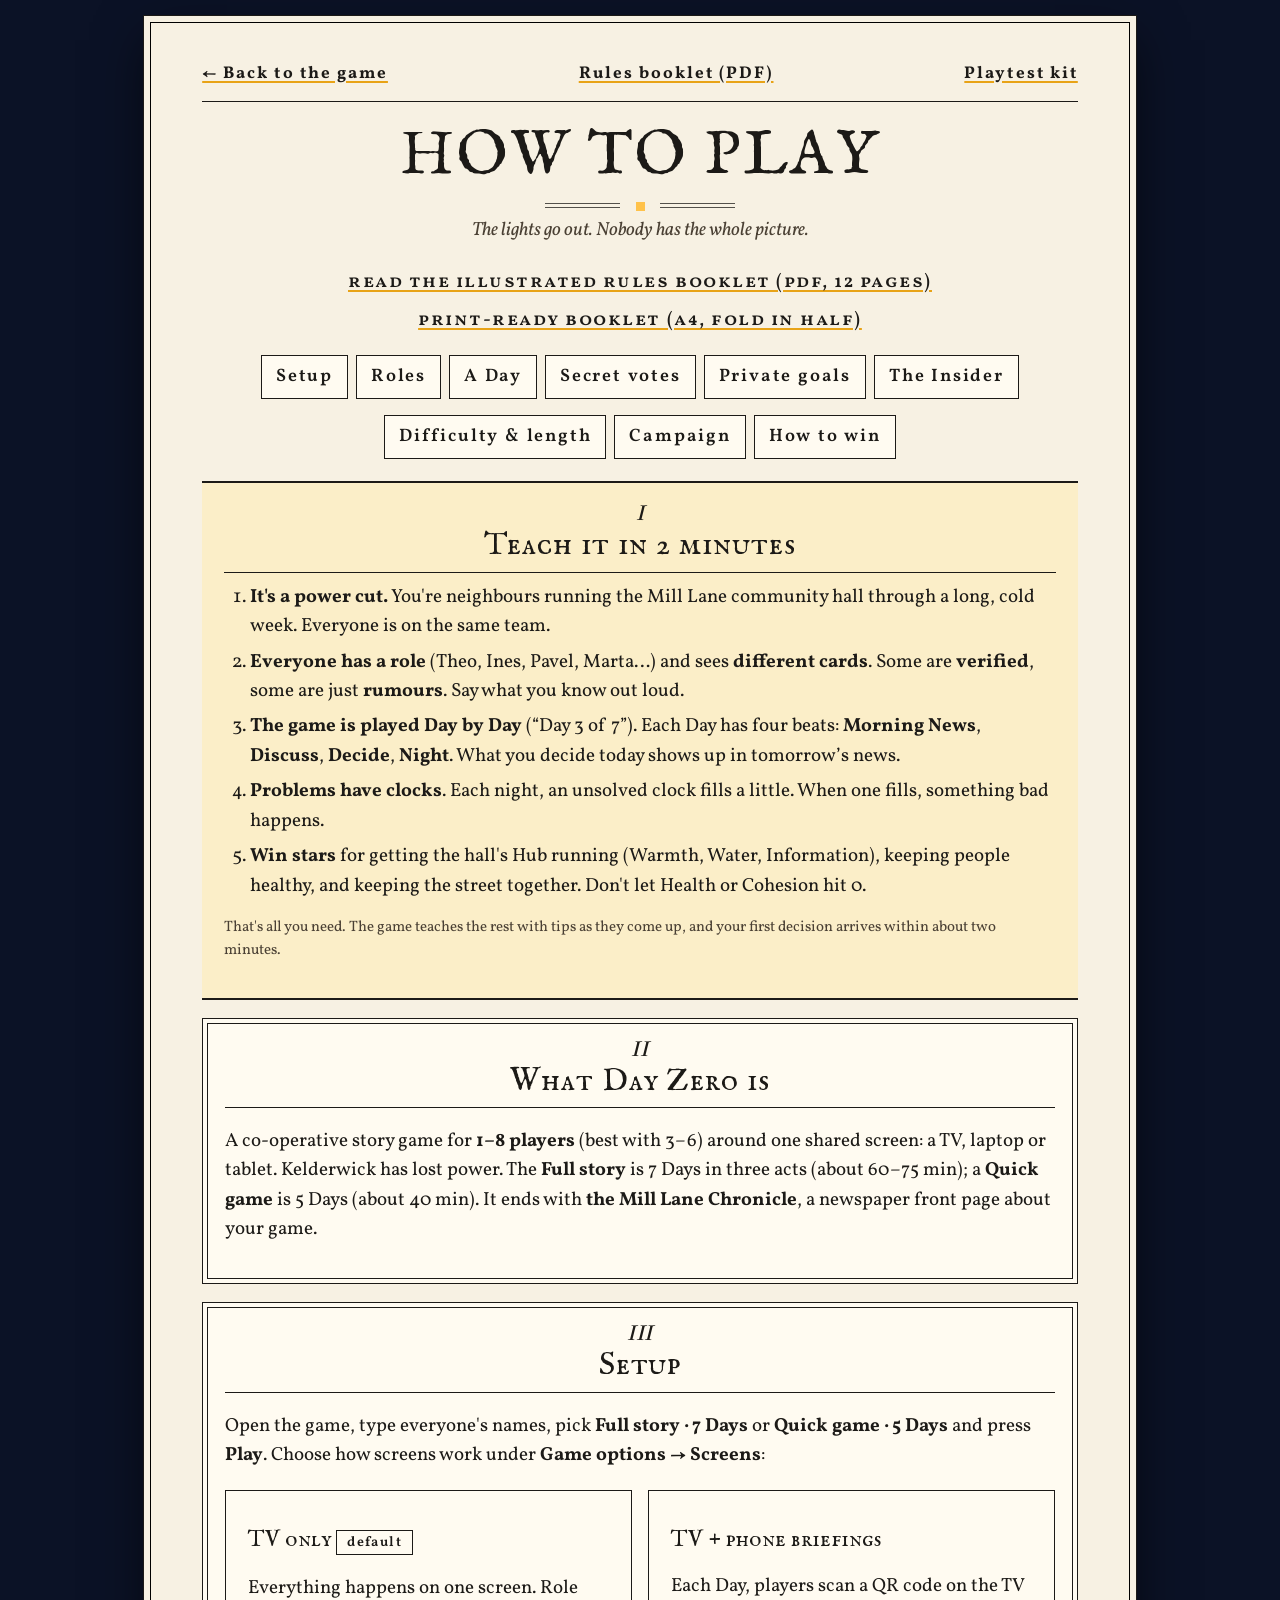
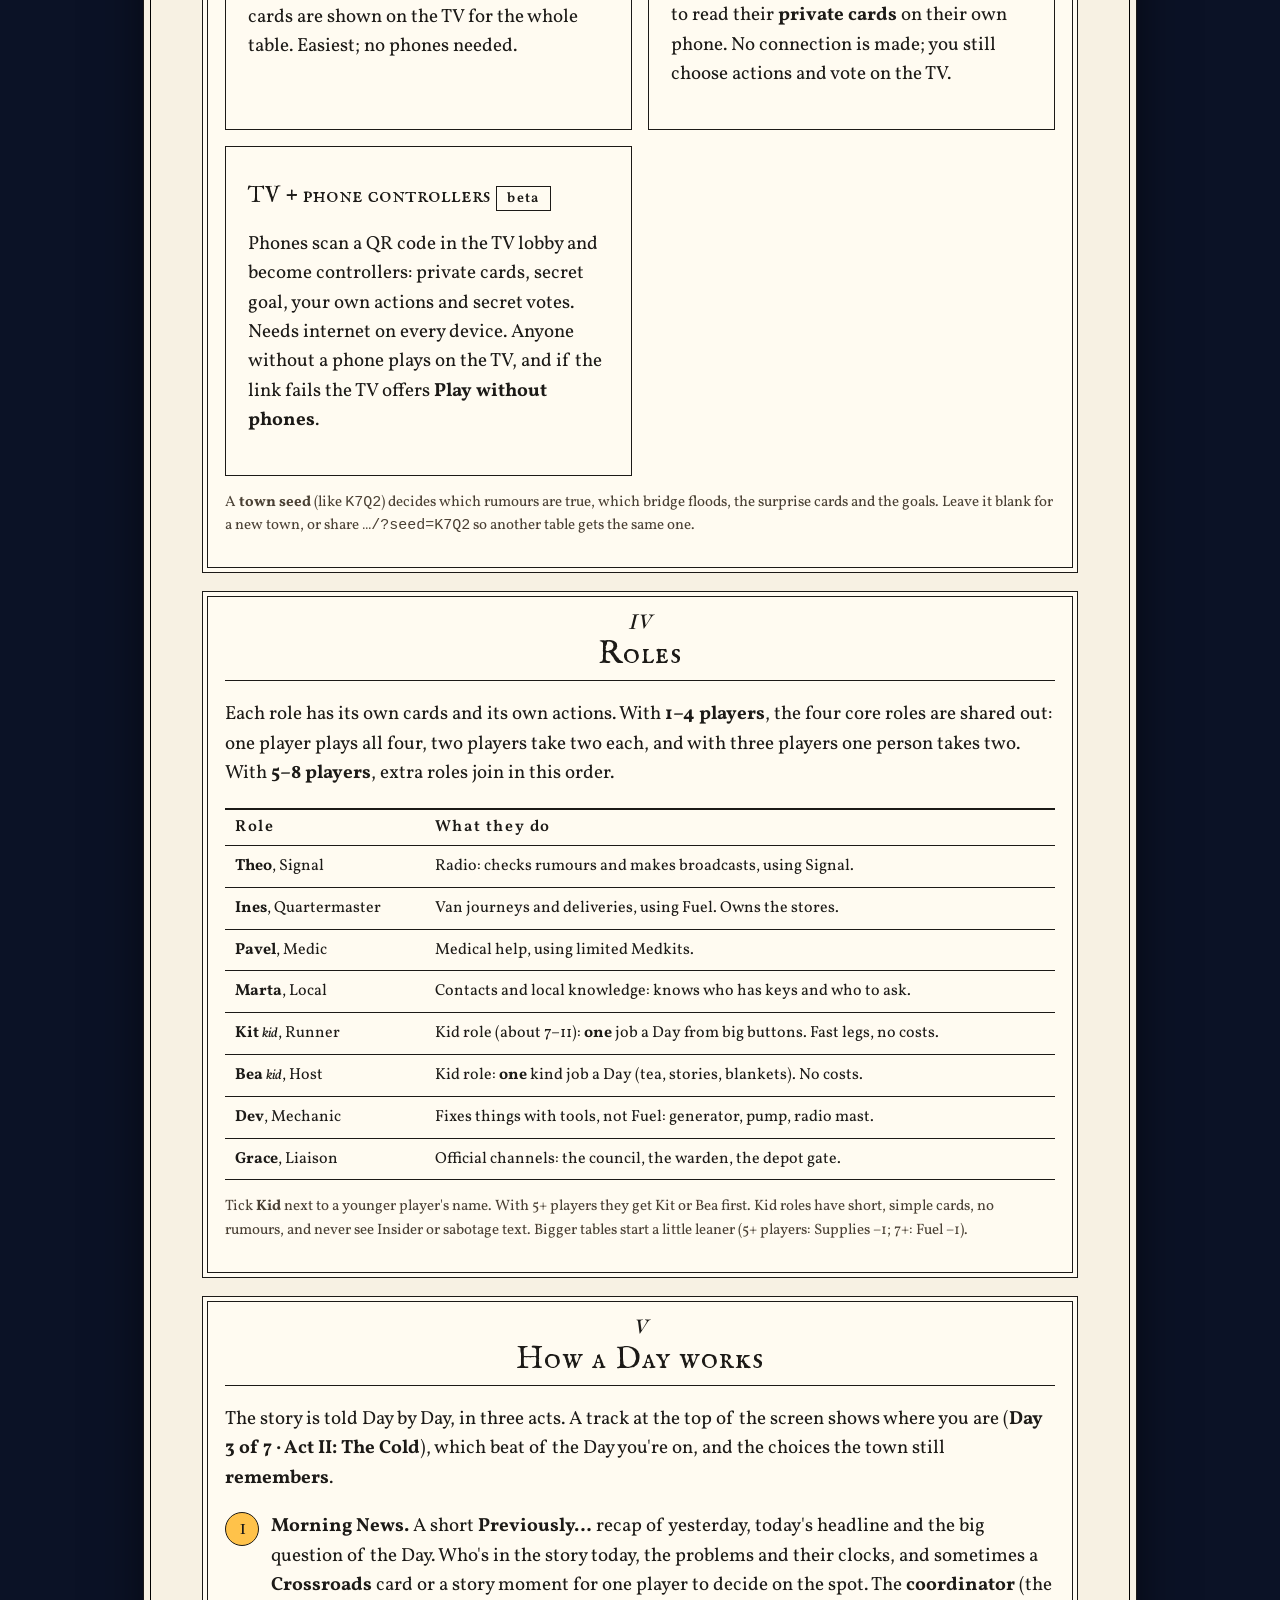
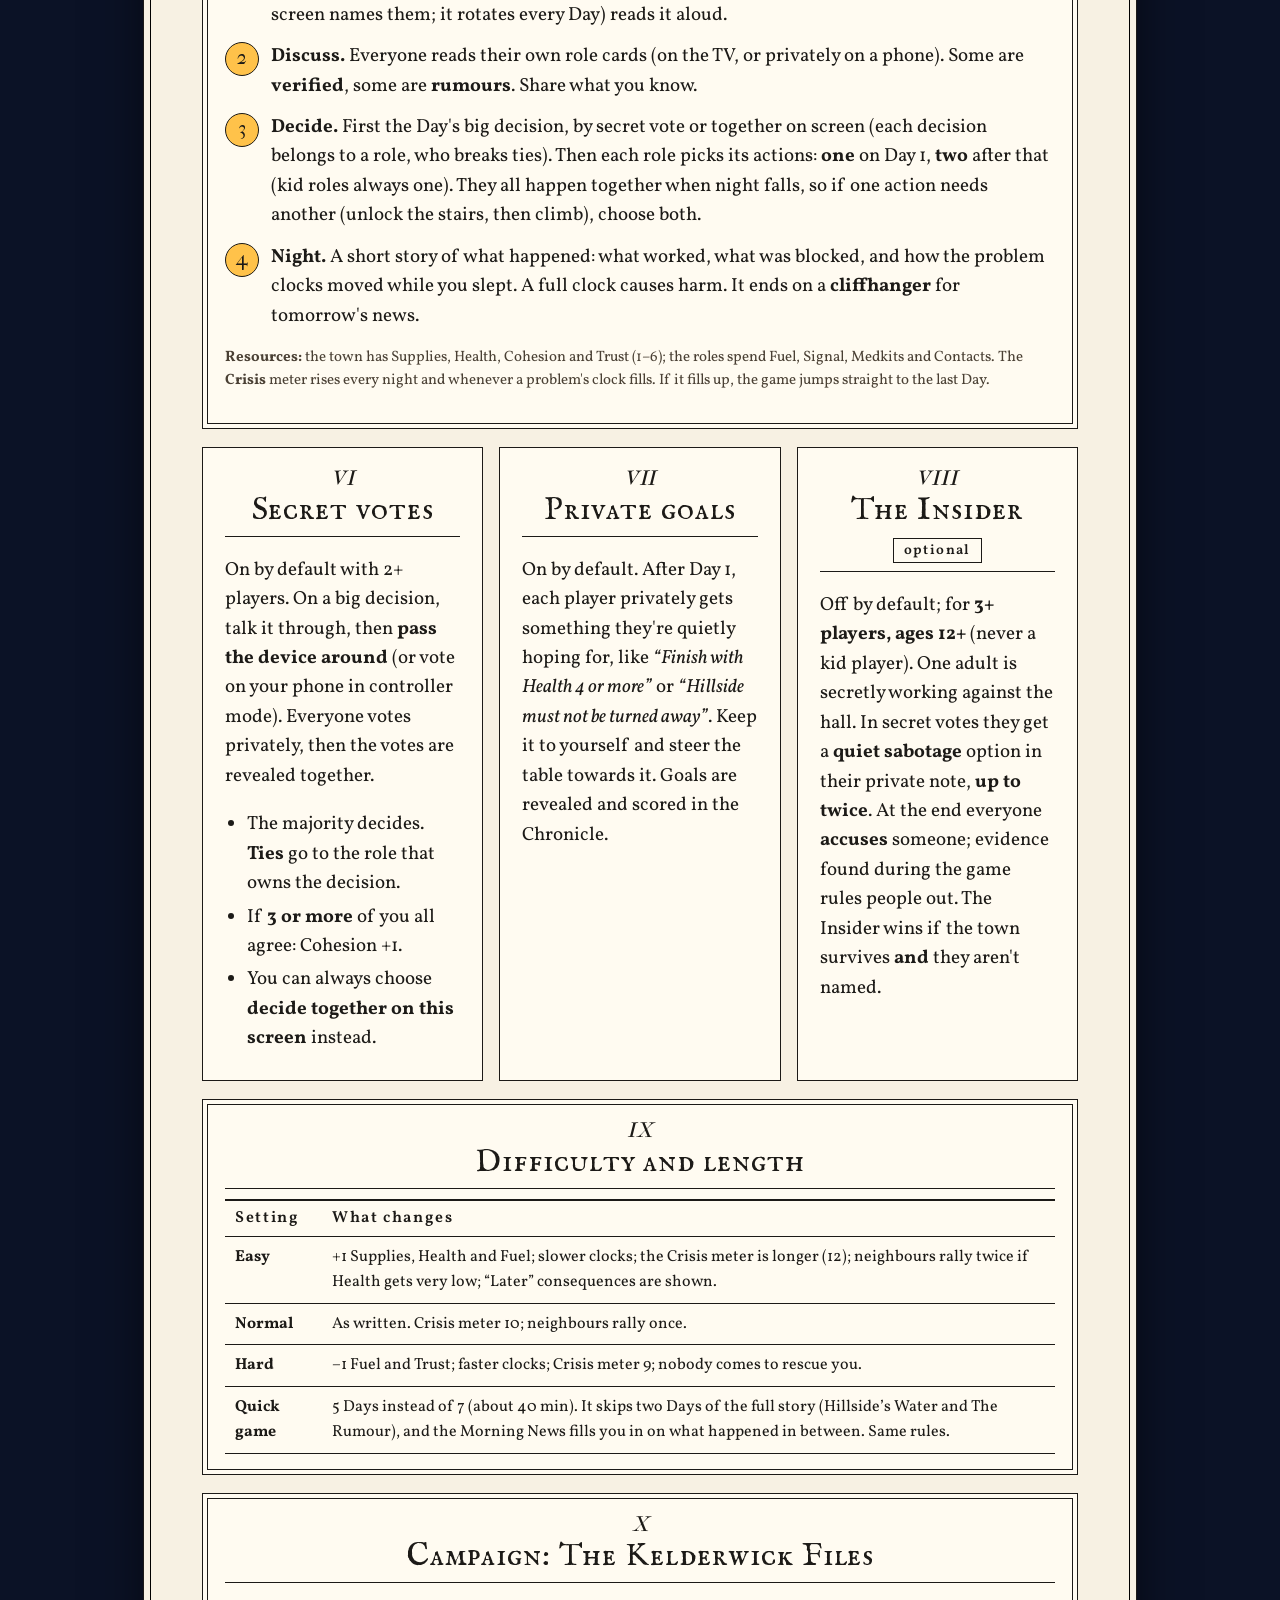
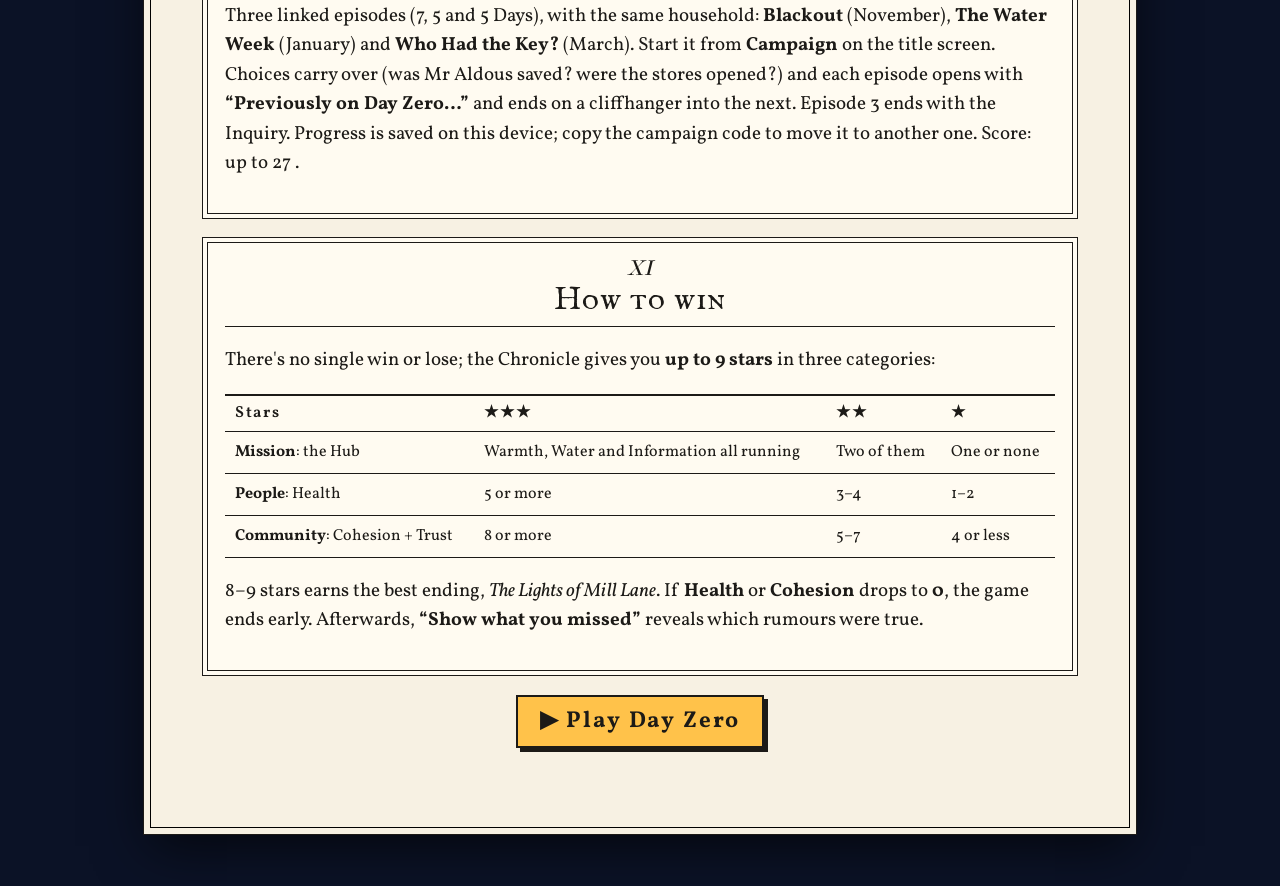
<file: rules.html>
<!DOCTYPE html>
<html lang="en"><head><meta charset="utf-8"><meta name="viewport" content="width=device-width,initial-scale=1">
<title>How to play Day Zero</title>
<link rel="icon" href="favicon.svg" type="image/svg+xml"><link rel="alternate icon" href="favicon.ico">
<meta name="description" content="The rules of Day Zero, a co-op crisis game for 1–8 players around one screen.">
<meta name="theme-color" content="#0a0f1e">
<link rel="stylesheet" href="fonts/fonts.css?v=fbd2c5de20"><link rel="stylesheet" href="dz-docs.css?v=fbd2c5de20"><link rel="stylesheet" href="dz-booklet-docs.css?v=fbd2c5de20">
</head><body><div class="wrap">
<nav class="top"><a href="index.html">← Back to the game</a><a href="booklet.pdf">Rules booklet (PDF)</a><a href="playtest.html">Playtest kit</a></nav>
<h1>HOW TO PLAY</h1>
<p class="tag">The lights go out. Nobody has the whole picture.</p>
<p class="bk-dl"><a href="booklet.pdf" target="_blank" rel="noopener">Read the illustrated rules booklet (PDF, 12 pages)</a><a href="booklet-print.pdf" target="_blank" rel="noopener">Print-ready booklet (A4, fold in half)</a></p>
<ul class="toc">
 <li><a href="#setup">Setup</a></li><li><a href="#roles">Roles</a></li><li><a href="#round">A Day</a></li><li><a href="#votes">Secret votes</a></li>
 <li><a href="#goals">Private goals</a></li><li><a href="#insider">The Insider</a></li><li><a href="#options">Difficulty &amp; length</a></li><li><a href="#campaign">Campaign</a></li><li><a href="#win">How to win</a></li>
</ul>

<section class="card paper teach" id="teach">
<h2>Teach it in 2 minutes</h2>
<ol>
 <li><b>It's a power cut.</b> You're neighbours running the Mill Lane community hall through a long, cold week. Everyone is on the same team.</li>
 <li><b>Everyone has a role</b> (Theo, Ines, Pavel, Marta…) and sees <b>different cards</b>. Some are <b>verified</b>, some are just <b>rumours</b>. Say what you know out loud.</li>
 <li><b>The game is played Day by Day</b> (“Day 3 of 7”). Each Day has four beats: <b>Morning News</b>, <b>Discuss</b>, <b>Decide</b>, <b>Night</b>. What you decide today shows up in tomorrow’s news.</li>
 <li><b>Problems have clocks</b>. Each night, an unsolved clock fills a little. When one fills, something bad happens.</li>
 <li><b>Win stars</b> for getting the hall's Hub running (Warmth, Water, Information), keeping people healthy, and keeping the street together. Don't let Health or Cohesion hit 0.</li>
</ol>
<p class="s">That's all you need. The game teaches the rest with tips as they come up, and your first decision arrives within about two minutes.</p>
</section>

<section class="card" id="what">
<h2>What Day Zero is</h2>
<p>A co-operative story game for <b>1–8 players</b> (best with 3–6) around one shared screen: a TV, laptop or tablet. Kelderwick has lost power. The <b>Full story</b> is 7 Days in three acts (about 60–75 min); a <b>Quick game</b> is 5 Days (about 40 min). It ends with <b>the Mill Lane Chronicle</b>, a newspaper front page about your game.</p>
</section>

<section class="card" id="setup">
<h2>Setup</h2>
<p>Open the game, type everyone's names, pick <b>Full story · 7 Days</b> or <b>Quick game · 5 Days</b> and press <b>Play</b>. Choose how screens work under <b>Game options → Screens</b>:</p>
<div class="grid">
 <div class="card"><h3>TV only <span class="pill">default</span></h3><p>Everything happens on one screen. Role cards are shown on the TV for the whole table. Easiest; no phones needed.</p></div>
 <div class="card"><h3>TV + phone briefings</h3><p>Each Day, players scan a QR code on the TV to read their <b>private cards</b> on their own phone. No connection is made; you still choose actions and vote on the TV.</p></div>
 <div class="card"><h3>TV + phone controllers <span class="pill">beta</span></h3><p>Phones scan a QR code in the TV lobby and become controllers: private cards, secret goal, your own actions and secret votes. Needs internet on every device. Anyone without a phone plays on the TV, and if the link fails the TV offers <b>Play without phones</b>.</p></div>
</div>
<p class="s">A <b>town seed</b> (like <code>K7Q2</code>) decides which rumours are true, which bridge floods, the surprise cards and the goals. Leave it blank for a new town, or share <code>…/?seed=K7Q2</code> so another table gets the same one.</p>
</section>

<section class="card" id="roles">
<h2>Roles</h2>
<p>Each role has its own cards and its own actions. With <b>1–4 players</b>, the four core roles are shared out: one player plays all four, two players take two each, and with three players one person takes two. With <b>5–8 players</b>, extra roles join in this order.</p>
<table>
<tr><th>Role</th><th>What they do</th></tr>
<tr><td><b>Theo</b>, Signal</td><td>Radio: checks rumours and makes broadcasts, using Signal.</td></tr>
<tr><td><b>Ines</b>, Quartermaster</td><td>Van journeys and deliveries, using Fuel. Owns the stores.</td></tr>
<tr><td><b>Pavel</b>, Medic</td><td>Medical help, using limited Medkits.</td></tr>
<tr><td><b>Marta</b>, Local</td><td>Contacts and local knowledge: knows who has keys and who to ask.</td></tr>
<tr><td class="kid"><b>Kit</b>, Runner </td><td>Kid role (about 7–11): <b>one</b> job a Day from big buttons. Fast legs, no costs.</td></tr>
<tr><td class="kid"><b>Bea</b>, Host </td><td>Kid role: <b>one</b> kind job a Day (tea, stories, blankets). No costs.</td></tr>
<tr><td><b>Dev</b>, Mechanic</td><td>Fixes things with tools, not Fuel: generator, pump, radio mast.</td></tr>
<tr><td><b>Grace</b>, Liaison</td><td>Official channels: the council, the warden, the depot gate.</td></tr>
</table>
<p class="s">Tick <b>Kid</b> next to a younger player's name. With 5+ players they get Kit or Bea first. Kid roles have short, simple cards, no rumours, and never see Insider or sabotage text. Bigger tables start a little leaner (5+ players: Supplies −1; 7+: Fuel −1).</p>
</section>

<section class="card" id="round">
<h2>How a Day works</h2>
<p>The story is told Day by Day, in three acts. A track at the top of the screen shows where you are (<b>Day 3 of 7 · Act II: The Cold</b>), which beat of the Day you're on, and the choices the town still <b>remembers</b>.</p>
<ol class="steps">
 <li><b>Morning News.</b> A short <b>Previously…</b> recap of yesterday, today's headline and the big question of the Day. Who's in the story today, the problems and their clocks, and sometimes a <b>Crossroads</b> card or a story moment for one player to decide on the spot. The <b>coordinator</b> (the screen names them; it rotates every Day) reads it aloud.</li>
 <li><b>Discuss.</b> Everyone reads their own role cards (on the TV, or privately on a phone). Some are <b>verified</b>, some are <b>rumours</b>. Share what you know.</li>
 <li><b>Decide.</b> First the Day's big decision, by secret vote or together on screen (each decision belongs to a role, who breaks ties). Then each role picks its actions: <b>one</b> on Day 1, <b>two</b> after that (kid roles always one). They all happen together when night falls, so if one action needs another (unlock the stairs, then climb), choose both.</li>
 <li><b>Night.</b> A short story of what happened: what worked, what was blocked, and how the problem clocks moved while you slept. A full clock causes harm. It ends on a <b>cliffhanger</b> for tomorrow's news.</li>
</ol>
<p class="s"><b>Resources:</b> the town has Supplies, Health, Cohesion and Trust (1–6); the roles spend Fuel, Signal, Medkits and Contacts. The <b>Crisis</b> meter rises every night and whenever a problem's clock fills. If it fills up, the game jumps straight to the last Day.</p>
</section>

<div class="grid">
<section class="card" id="votes">
<h2>Secret votes</h2>
<p>On by default with 2+ players. On a big decision, talk it through, then <b>pass the device around</b> (or vote on your phone in controller mode). Everyone votes privately, then the votes are revealed together.</p>
<ul><li>The majority decides. <b>Ties</b> go to the role that owns the decision.</li><li>If <b>3 or more</b> of you all agree: Cohesion +1.</li><li>You can always choose <b>decide together on this screen</b> instead.</li></ul>
</section>
<section class="card" id="goals">
<h2>Private goals</h2>
<p>On by default. After Day 1, each player privately gets something they're quietly hoping for, like <i>“Finish with Health 4 or more”</i> or <i>“Hillside must not be turned away”</i>. Keep it to yourself and steer the table towards it. Goals are revealed and scored in the Chronicle.</p>
</section>
<section class="card" id="insider">
<h2>The Insider <span class="pill">optional</span></h2>
<p>Off by default; for <b>3+ players, ages 12+</b> (never a kid player). One adult is secretly working against the hall. In secret votes they get a <b>quiet sabotage</b> option in their private note, <b>up to twice</b>. At the end everyone <b>accuses</b> someone; evidence found during the game rules people out. The Insider wins if the town survives <b>and</b> they aren't named.</p>
</section>
</div>

<section class="card" id="options">
<h2>Difficulty and length</h2>
<table>
<tr><th>Setting</th><th>What changes</th></tr>
<tr><td><b>Easy</b></td><td>+1 Supplies, Health and Fuel; slower clocks; the Crisis meter is longer (12); neighbours rally twice if Health gets very low; “Later” consequences are shown.</td></tr>
<tr><td><b>Normal</b></td><td>As written. Crisis meter 10; neighbours rally once.</td></tr>
<tr><td><b>Hard</b></td><td>−1 Fuel and Trust; faster clocks; Crisis meter 9; nobody comes to rescue you.</td></tr>
<tr><td><b>Quick game</b></td><td>5 Days instead of 7 (about 40 min). It skips two Days of the full story (Hillside’s Water and The Rumour), and the Morning News fills you in on what happened in between. Same rules.</td></tr>
</table>
</section>

<section class="card" id="campaign">
<h2>Campaign: The Kelderwick Files</h2>
<p>Three linked episodes (7, 5 and 5 Days), with the same household: <b>Blackout</b> (November), <b>The Water Week</b> (January) and <b>Who Had the Key?</b> (March). Start it from <b>Campaign</b> on the title screen. Choices carry over (was Mr Aldous saved? were the stores opened?) and each episode opens with <b>“Previously on Day Zero…”</b> and ends on a cliffhanger into the next. Episode 3 ends with the Inquiry. Progress is saved on this device; copy the campaign code to move it to another one. Score: up to 27 .</p>
</section>

<section class="card paper" id="win">
<h2>How to win</h2>
<p>There's no single win or lose; the Chronicle gives you <b>up to 9 stars</b> in three categories:</p>
<table>
<tr><th>Stars</th><th>★★★</th><th>★★</th><th>★</th></tr>
<tr><td><b>Mission</b>: the Hub</td><td>Warmth, Water and Information all running</td><td>Two of them</td><td>One or none</td></tr>
<tr><td><b>People</b>: Health</td><td>5 or more</td><td>3–4</td><td>1–2</td></tr>
<tr><td><b>Community</b>: Cohesion + Trust</td><td>8 or more</td><td>5–7</td><td>4 or less</td></tr>
</table>
<p>8–9 stars earns the best ending, <i>The Lights of Mill Lane</i>. If <b>Health</b> or <b>Cohesion</b> drops to <b>0</b>, the game ends early. Afterwards, <b>“Show what you missed”</b> reveals which rumours were true.</p>
</section>

<p class="c"><a class="btnlink" href="index.html">▶ Play Day Zero</a></p>
</div></body></html>
</file>
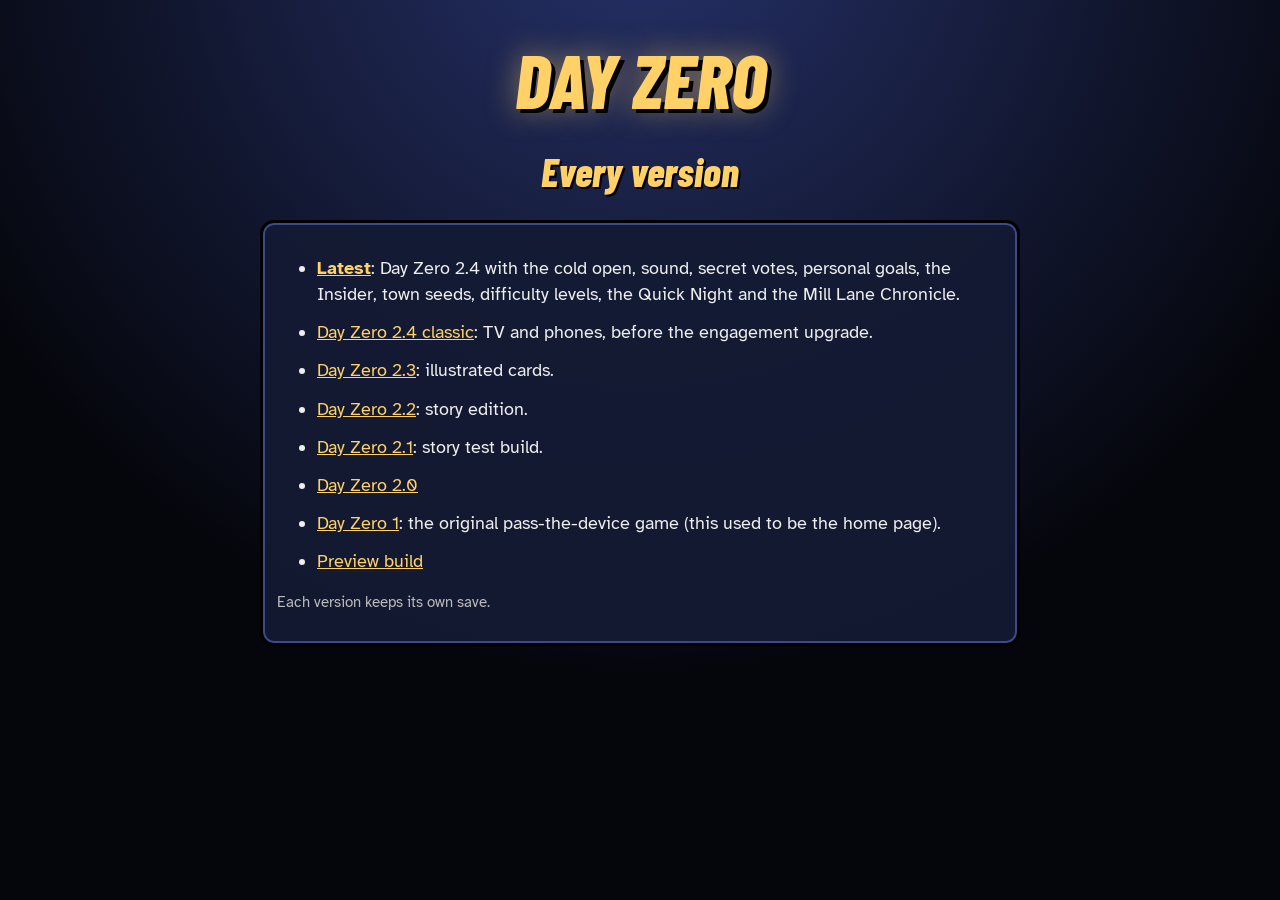
<file: versions.html>
<!DOCTYPE html>
<html lang="en"><head><meta charset="utf-8"><meta name="viewport" content="width=device-width,initial-scale=1">
<title>Day Zero: all versions</title>
<link rel="icon" href="favicon.svg" type="image/svg+xml"><link rel="alternate icon" href="favicon.ico">
<link href="https://fonts.googleapis.com/css2?family=Barlow+Condensed:ital,wght@1,800&family=Atkinson+Hyperlegible:ital,wght@0,400;0,700;1,400&family=Caveat:wght@600&display=swap" rel="stylesheet">
<link rel="stylesheet" href="dz-main.css">
<style>.v{max-width:760px;margin:20px auto}.v a{color:#ffd166}.v li{margin:12px 0}</style>
</head><body><div class="w"><h1>DAY ZERO</h1><h2>Every version</h2><div class="pn v"><ul>
<li><a href="./"><b>Latest</b></a>: Day Zero 2.4 with the cold open, sound, secret votes, personal goals, the Insider, town seeds, difficulty levels, the Quick Night and the Mill Lane Chronicle.</li>
<li><a href="dayzero24.html">Day Zero 2.4 classic</a>: TV and phones, before the engagement upgrade.</li>
<li><a href="dayzero23.html">Day Zero 2.3</a>: illustrated cards.</li>
<li><a href="dayzero22.html">Day Zero 2.2</a>: story edition.</li>
<li><a href="dayzero21.html">Day Zero 2.1</a>: story test build.</li>
<li><a href="dayzero2.html">Day Zero 2.0</a></li>
<li><a href="dayzero1.html">Day Zero 1</a>: the original pass-the-device game (this used to be the home page).</li>
<li><a href="preview/">Preview build</a></li>
</ul><p class="s">Each version keeps its own save.</p></div></div></body></html>
</file>
<file: fonts/fonts.css>
/* Self-hosted fonts (SIL Open Font License 1.1, see fonts/OFL.txt). Latin subset. */
@font-face{font-family:'Atkinson Hyperlegible';font-style:italic;font-weight:400;font-display:swap;src:url(AtkinsonHyperlegible-400i.woff2) format('woff2');unicode-range:U+0000-00FF, U+0131, U+0152-0153, U+02BB-02BC, U+02C6, U+02DA, U+02DC, U+0304, U+0308, U+0329, U+2000-206F, U+20AC, U+2122, U+2191, U+2193, U+2212, U+2215, U+FEFF, U+FFFD}
@font-face{font-family:'Atkinson Hyperlegible';font-style:normal;font-weight:400;font-display:swap;src:url(AtkinsonHyperlegible-400.woff2) format('woff2');unicode-range:U+0000-00FF, U+0131, U+0152-0153, U+02BB-02BC, U+02C6, U+02DA, U+02DC, U+0304, U+0308, U+0329, U+2000-206F, U+20AC, U+2122, U+2191, U+2193, U+2212, U+2215, U+FEFF, U+FFFD}
@font-face{font-family:'Atkinson Hyperlegible';font-style:normal;font-weight:700;font-display:swap;src:url(AtkinsonHyperlegible-700.woff2) format('woff2');unicode-range:U+0000-00FF, U+0131, U+0152-0153, U+02BB-02BC, U+02C6, U+02DA, U+02DC, U+0304, U+0308, U+0329, U+2000-206F, U+20AC, U+2122, U+2191, U+2193, U+2212, U+2215, U+FEFF, U+FFFD}
@font-face{font-family:'Barlow Condensed';font-style:normal;font-weight:600;font-display:swap;src:url(BarlowCondensed-600.woff2) format('woff2');unicode-range:U+0000-00FF, U+0131, U+0152-0153, U+02BB-02BC, U+02C6, U+02DA, U+02DC, U+0304, U+0308, U+0329, U+2000-206F, U+20AC, U+2122, U+2191, U+2193, U+2212, U+2215, U+FEFF, U+FFFD}
@font-face{font-family:'Barlow Condensed';font-style:normal;font-weight:700;font-display:swap;src:url(BarlowCondensed-700.woff2) format('woff2');unicode-range:U+0000-00FF, U+0131, U+0152-0153, U+02BB-02BC, U+02C6, U+02DA, U+02DC, U+0304, U+0308, U+0329, U+2000-206F, U+20AC, U+2122, U+2191, U+2193, U+2212, U+2215, U+FEFF, U+FFFD}
@font-face{font-family:'Barlow Condensed';font-style:normal;font-weight:800;font-display:swap;src:url(BarlowCondensed-800.woff2) format('woff2');unicode-range:U+0000-00FF, U+0131, U+0152-0153, U+02BB-02BC, U+02C6, U+02DA, U+02DC, U+0304, U+0308, U+0329, U+2000-206F, U+20AC, U+2122, U+2191, U+2193, U+2212, U+2215, U+FEFF, U+FFFD}
@font-face{font-family:'Caveat';font-style:normal;font-weight:600;font-display:swap;src:url(Caveat-600.woff2) format('woff2');unicode-range:U+0000-00FF, U+0131, U+0152-0153, U+02BB-02BC, U+02C6, U+02DA, U+02DC, U+0304, U+0308, U+0329, U+2000-206F, U+20AC, U+2122, U+2191, U+2193, U+2212, U+2215, U+FEFF, U+FFFD}
@font-face{font-family:'UnifrakturMaguntia';font-style:normal;font-weight:400;font-display:swap;src:url(UnifrakturMaguntia-400.woff2) format('woff2');unicode-range:U+0000-00FF, U+0131, U+0152-0153, U+02BB-02BC, U+02C6, U+02DA, U+02DC, U+0304, U+0308, U+0329, U+2000-206F, U+20AC, U+2122, U+2191, U+2193, U+2212, U+2215, U+FEFF, U+FFFD}
/* Booklet look: Vollkorn (subset, weights 400–700) and IM FELL (original files, unmodified: Reserved Font Names). */
@font-face{font-family:'Vollkorn';font-style:normal;font-weight:400 700;font-display:swap;src:url(Vollkorn-var.woff2) format('woff2')}
@font-face{font-family:'Vollkorn';font-style:italic;font-weight:400 700;font-display:swap;src:url(Vollkorn-var-italic.woff2) format('woff2')}
@font-face{font-family:'Fell SC';font-style:normal;font-weight:400;font-display:swap;src:url(IMFellEnglishSC-Regular.ttf) format('truetype')}
@font-face{font-family:'Fell Canon';font-style:normal;font-weight:400;font-display:swap;src:url(IMFellFrenchCanon-Regular.ttf) format('truetype')}
</file>
<file: dz-main.css>
*{box-sizing:border-box}
body{margin:0;color:#eee;font:18px/1.45 'Atkinson Hyperlegible',sans-serif;background:radial-gradient(circle at 50% -10%,#26326a,#05060c 65%);min-height:100vh}
.w{max-width:1100px;margin:auto;padding:14px}
h1,h2,.btn,.ct,.sec{font-family:'Barlow Condensed',Impact,sans-serif;font-style:italic;font-weight:800}
h1{font-size:76px;color:#ffd166;text-align:center;margin:10px 0 0;text-shadow:4px 4px 0 #000,0 0 30px #ffd16688}
h2{font-size:40px;color:#ffd166;margin:8px 0;text-shadow:2px 2px 0 #000;text-align:center}
.sec{font-size:30px;color:#ffd166;border-bottom:3px solid #ffd16655;margin:26px 0 12px;text-shadow:2px 2px 0 #000}
.goal{background:linear-gradient(90deg,#c43d1f,#6a24a8);border:3px solid #000;border-radius:12px;padding:10px 16px;font-size:21px;margin:10px auto;max-width:900px;text-align:center;box-shadow:4px 4px 0 #000}
.btn{background:linear-gradient(#ffe08a,#e0a020);color:#1a1200;border:3px solid #000;border-radius:12px;padding:10px 24px;font-size:24px;cursor:pointer;box-shadow:3px 3px 0 #000;margin:6px}
.btn:disabled{opacity:.35}.btn.b{background:linear-gradient(#d6ddff,#8c99d8)}.btn.sm2{font-size:18px;padding:4px 14px}
.c{text-align:center}.row{display:flex;flex-wrap:wrap;gap:16px;justify-content:center}
.card{width:300px;border-radius:18px;padding:12px;border:3px solid #000;box-shadow:inset 0 0 0 3px var(--r,#ffd166),6px 7px 0 #0009;
background:repeating-linear-gradient(-35deg,#0f1630 0 13px,#1a2550 13px 15px,#0f1630 15px 28px,#3a2c0a 28px 29px)}
.ct{font-size:30px;line-height:1;color:#ffd166;text-align:center;padding:4px 2px 9px;text-shadow:2px 2px 0 #000}
.art{height:175px;border:3px solid #000;border-radius:6px;position:relative;overflow:hidden;display:flex;align-items:center;justify-content:center;font-size:76px;background:linear-gradient(135deg,#ff6b35,#7b2cbf 55%,#10002b)}
.art div{position:absolute;inset:0;background-size:cover;background-position:center}
.sm .art{height:64px;font-size:38px}
.box{background:#f4ecd6;color:#1b1b1b;border:2px solid #000;border-radius:6px;margin-top:10px;padding:10px;font-size:17px}
.fl{font-style:italic;margin-bottom:6px}
.hint{margin-top:8px;font-size:14px;background:#e6d9b3;border-radius:4px;padding:5px 7px}
.tag{text-align:right;font-family:'Barlow Condensed',sans-serif;font-style:italic;font-weight:800;color:#ffb347;font-size:20px;margin-top:6px}
.sk{font-family:Caveat,cursive;font-size:24px;line-height:1.15;background:#fffbe6}
.rel{display:inline-block;font-weight:700;font-size:13px;padding:2px 8px;border-radius:10px;border:2px solid #000;margin-bottom:6px}
.V{background:#2e8b57;color:#fff}.U{background:#ffbf47}.R{background:#aaa;border-style:dashed}
.clk{display:flex;gap:4px;margin-top:6px}.clk i{width:22px;height:22px;border:2px solid #000;border-radius:4px;background:#fff;font-style:normal;text-align:center;font-size:14px}.clk i.on{background:#e4572e}
.pn{background:#141a33ee;border:3px solid #000;border-radius:14px;padding:14px;margin:12px auto;max-width:900px;box-shadow:inset 0 0 0 2px #3a4a8a}
.trk{display:inline-block;background:#1c2448;border:2px solid #000;border-radius:10px;padding:6px 10px;margin:4px;min-width:118px;text-align:center}
.trk b{display:block;font-size:26px;color:#ffd166}.pp{color:#ff7a59;letter-spacing:2px}
.hb{display:inline-block;margin:4px;padding:6px 12px;border-radius:10px;border:2px solid #000;background:#3a3a3a}.hb.on{background:#2fbf71;color:#000}
.lg p{margin:6px 0;padding:7px 10px;background:#0f1430;border-left:6px solid #ffd166;border-radius:4px}
.lg p.ok{border-left-color:#2fbf71}.lg p.no{border-left-color:#e4572e}
.rb{border:3px solid;border-radius:12px;padding:12px 14px;margin:10px auto;background:#10162c;max-width:900px}
.rb h3{margin:0 0 6px;font-family:'Barlow Condensed',sans-serif;font-style:italic;font-size:28px}
.gd td{border-bottom:1px solid #334;padding:7px;vertical-align:top}.gd table{width:100%;border-collapse:collapse}
.opt{display:block;width:100%;text-align:left;font-size:22px}
.opt div{font:16px 'Atkinson Hyperlegible';font-style:normal;margin-top:3px}
select,input{font-size:18px;padding:8px;border-radius:8px;border:2px solid #000;width:100%;margin:4px 0}
.st{font-size:34px;color:#ffd166}.s{font-size:15px;color:#bbb}

/* Day Zero 2.0: inventory and exploration */
.dx-grid{display:grid;grid-template-columns:repeat(auto-fit,minmax(185px,1fr));gap:10px}
.dx-item{background:#20294f;border:2px solid #070a15;border-radius:11px;padding:10px;box-shadow:inset 0 0 0 1px #5666a6}
.dx-item b{color:#ffe08a}.dx-item small{color:#cbd2ec;display:block;line-height:1.35;margin-top:4px}
.dx-item .dx-icon{font-size:28px;display:inline-block;margin-right:6px}
.dx-place{border-left:4px solid #2fd09c}.dx-place.locked{border-left-color:#7c7e97;opacity:.83}.dx-place.done{border-left-color:#f0a500}
.dx-label{font-size:13px;font-weight:bold;letter-spacing:.035em;color:#ffca69}
.dx-note{font-size:15px;color:#dee4fa}
.preview-banner{position:sticky;top:0;z-index:100;background:#1d5d4b;border-bottom:3px solid #82e9bd;color:#fff;padding:10px 16px;font:700 15px 'Atkinson Hyperlegible',sans-serif;text-align:center}.preview-banner a{color:#ffdf80}
/* Day Zero 2.1 — narrated fiction */
.dz21-page{max-width:920px;margin:16px auto 24px;background:#101730;border:3px solid #090b18;border-radius:16px;overflow:hidden;box-shadow:0 9px 0 #0008}
.dz21-head{background:linear-gradient(115deg,#33224e,#162244);padding:20px 24px 14px}
.dz21-head h2{text-align:left;font-size:clamp(32px,5vw,48px);margin:5px 0;line-height:1.08}
.dz21-kicker{color:#ffcc70;font:italic 800 19px 'Barlow Condensed',Impact,sans-serif;text-transform:uppercase;letter-spacing:.07em}
.dz21-head span{color:#dfddeb;font-size:15px}
.dz21-hero{height:clamp(180px,36vw,295px);background:#1b2048}
.dz21-hero .art{height:100%;border:0;border-radius:0}
.dz21-prose{background:#f4ecd8;color:#28232b;padding:clamp(16px,4vw,32px);font:clamp(18px,2vw,21px)/1.58 Georgia,serif}
.dz21-prose p{margin:0 0 17px}.dz21-prose p:last-child{margin-bottom:0}
.dz21-reader{font:700 14px 'Atkinson Hyperlegible',sans-serif}
.dz21-prose .dz21-reader{border-bottom:1px solid #c6b49a;color:#645667;padding-bottom:10px;margin-bottom:16px}
.dz21-footer{padding:15px;text-align:center;background:#141c36}
.dz21-settings{border-left:5px solid #c593e5}.dz21-settings select{max-width:460px;margin:6px 0 15px}
.dz21-outro{border:2px solid #b88c4b;padding:18px 22px}.dz21-outro h3{font:italic 800 29px 'Barlow Condensed',Impact,sans-serif;color:#ffcf72;margin:7px 0}.dz21-outro p{margin:0;line-height:1.55}
@media(max-width:600px){.dz21-head{padding:14px}.dz21-hero{height:205px}.dz21-prose{padding:17px}}

/* Day Zero 2.2 - Illustrated results and narrative council */
.dz22-story{display:grid;grid-template-columns:minmax(175px,32%) 1fr;max-width:940px;margin:14px auto;border:3px solid #080c1f;border-radius:16px;overflow:hidden;background:#f4ecd8;color:#26202b;box-shadow:0 7px 0 #0008}
.dz22-scene-image{background:#16213d;min-height:240px}.dz22-scene-image .art{height:100%;min-height:240px;border:0;border-radius:0}
.dz22-story-prose{padding:22px 25px;font:18px/1.52 Georgia,serif}.dz22-story-prose p{margin:11px 0}.dz22-story-prose h3{font:bold 31px/1.12 Georgia,serif;color:#332039;margin:8px 0 13px}
.dz22-kicker{font:italic 800 16px 'Barlow Condensed',Impact,sans-serif;letter-spacing:.045em;color:#c47b20}
.dz22-read{font:700 13px 'Atkinson Hyperlegible',sans-serif;color:#795c68;margin:8px 0 15px}
.dz22-teamwork{border-left:5px solid #2fd09c;padding:16px 20px}.dz22-teamwork p{margin:9px 0;font-size:16px}.dz22-teamwork b{color:#ffd166}
.dz22-role-cue{max-width:900px;margin:8px auto;border-left:5px solid #e0b264;padding:10px 15px;background:#191f3b;color:#f2e9d5;font:17px/1.5 Georgia,serif}
.dz22-grid{display:grid;grid-template-columns:repeat(auto-fit,minmax(258px,1fr));gap:16px;max-width:1100px;margin:14px auto 22px}
.dz22-result{border:3px solid var(--dz22,#ffcf70);border-radius:14px;overflow:hidden;background:#171d39;box-shadow:4px 5px 0 #0009;color:#f5f1e8}
.dz22-art{height:158px;background:#121c3a}.dz22-art .art{height:100%;border:0;border-radius:0}
.dz22-details{padding:12px 15px 14px}.dz22-details h4{font:bold 25px/1.09 'Barlow Condensed',Impact,sans-serif;color:#ffda8c;margin:5px 0 10px}
.dz22-details p{font:16px/1.5 Georgia,serif;margin:8px 0 12px}.dz22-chips{display:flex;flex-wrap:wrap;gap:6px;margin-top:10px}.dz22-chips span{padding:4px 9px;background:#303c69;border-radius:8px;font-size:13px;color:#f5eacb}
.dz22-technical{font-size:15px}.dz22-technical summary{cursor:pointer;color:#cbd5ff;font-weight:700}
.dz22-delta-list{display:flex;gap:7px;flex-wrap:wrap}.dz22-delta-list span{background:#293257;border:1px solid #7582b6;border-radius:9px;padding:7px 10px}
.dz22-resource-grid{display:grid;grid-template-columns:repeat(auto-fit,minmax(235px,1fr));gap:10px}.dz22-resource{border:1px solid #404e83;border-radius:10px;background:#1c2448;padding:11px}.dz22-resource b{color:#ffdb8c}.dz22-resource p{margin:5px 0;font-size:15px}.dz22-resource small{font-size:13px;color:#d7d9ee}
@media(max-width:620px){.dz22-story{grid-template-columns:1fr}.dz22-scene-image,.dz22-scene-image .art{min-height:185px;max-height:215px}.dz22-story-prose{padding:17px}.dz22-grid{grid-template-columns:1fr}.dz22-art{height:185px}}

/* Day Zero 2.3: illustrations are card art, game information stays outside the picture. */
.dz23-item-grid{display:grid;grid-template-columns:repeat(auto-fit,minmax(185px,1fr));gap:12px}
.dz23-item{background:#1b2547;border:2px solid #bd9655;border-radius:11px;overflow:hidden}
.dz23-item-art .art{height:155px;border:0;border-radius:0}.dz23-item-art .art div{background-size:cover}
.dz23-item-body{padding:10px 12px}.dz23-item-body strong{display:block;color:#ffd994;font:italic 800 22px 'Barlow Condensed',Impact,sans-serif}
.dz23-item-body span{font-size:12px;color:#ebad53;font-weight:700}.dz23-item-body p{font-size:15px;margin:6px 0;color:#e8e5ef}
.dz23-drawer summary,.dz23-teamwork summary{cursor:pointer;font-weight:700;color:#ffda87}
.dz23-drawer[open] summary{margin-bottom:13px}.dz23-hint{padding:10px 12px;background:#252e54;border-radius:9px;margin:9px 0}
.dz23-hint summary{color:#f1dfaa;cursor:pointer}.dz23-hint p{font-size:15px}
.dz23-result .dz22-art{height:190px}.dz23-result .dz22-art .art{background:#1c2545}
.dz23-result .dz22-details h4{font-size:25px}.dz23-result .dz22-details p{font:16px/1.5 Georgia,serif}
@media(max-width:600px){.dz23-item-grid{grid-template-columns:repeat(2,minmax(0,1fr))}.dz23-item-art .art{height:120px}}
</file>
<file: dz24.css>
/* Day Zero 2.4 — TV-first and mobile-friendly dual presentation */
.dz24-mode-select{display:block;font-size:18px;font-weight:800;color:#ffdc86}.dz24-mode-select select{margin-top:7px;background:#e8ecfc;color:#17223d}
.dz24-lead{max-width:1000px;margin:20px auto;text-align:center;background:linear-gradient(125deg,#15274d,#10162c);border:2px solid #495e96;border-radius:15px;padding:19px 25px}
.dz24-eyebrow{color:#ffc675;font-size:15px;font-weight:850;letter-spacing:.15em}.dz24-lead h2{margin:5px auto}
.dz24-lead p{max-width:780px;margin:9px auto 0;font-size:19px;color:#dce3f8}
.dz24-role-section{max-width:1100px;margin:20px auto 30px}
.dz24-role-line{display:flex;align-items:center;gap:14px;padding:13px 18px;border:2px solid var(--dz24-role);border-radius:13px;background:#121d39}
.dz24-role-icon{font-size:32px}.dz24-role-name{font:italic 800 28px 'Barlow Condensed',Impact,sans-serif;color:#ffe091}
.dz24-role-mechanic{font-size:15px;color:#c5d1eb}
.dz24-intel-grid{display:grid;grid-template-columns:repeat(auto-fit,minmax(240px,1fr));gap:15px;margin-top:14px}
.dz24-intel-card{background:#f0e4cb;border:2px solid #0c1427;border-radius:12px;overflow:hidden;box-shadow:4px 5px #0008;color:#17223a}
.dz24-artwrap{height:155px;background:#182647}.dz24-artwrap img{width:100%;height:100%;object-fit:cover;display:block}
.dz24-card-copy{padding:11px 13px 15px}.dz24-meta{display:flex;gap:8px;align-items:center;flex-wrap:wrap}
.dz24-state{border:2px solid #16253c;background:#ecc56d;border-radius:7px;font-weight:900;font-size:12px;padding:3px 8px}
.dz24-intel-card.verified .dz24-state{background:#36895e;color:#fff}.dz24-intel-card.rumour .dz24-state{background:#bdc0c9;border-style:dashed}
.dz24-mark{font-size:11px;border:1px solid #96836e;border-radius:6px;padding:3px 7px}
.dz24-card-copy p{font-size:19px;line-height:1.46;margin:9px 0 0}
.dz24-qr-grid{display:grid;grid-template-columns:repeat(auto-fit,minmax(205px,1fr));gap:16px;margin:16px auto;max-width:1100px}
.dz24-qr-person{padding:14px 12px;text-align:center;border:2px solid #6481c2;background:#151e3c;border-radius:15px;box-shadow:4px 5px #0008}
.dz24-player-number{font-weight:800;color:#b8c8f4;font-size:12px;letter-spacing:.13em}
.dz24-qr-person h3{margin:6px 0;color:#ffdf91;font:italic 800 30px 'Barlow Condensed',Impact,sans-serif}
.dz24-player-roles{font-size:14px;min-height:39px;color:#cbd6ed}
.dz24-qr{background:white;padding:8px;border-radius:9px;max-width:196px;min-height:194px;display:flex;align-items:center;justify-content:center;margin:8px auto}
.dz24-qr img,.dz24-qr canvas{width:178px!important;height:178px!important}
.dz24-qr-caption{margin:7px 0;color:#d3e1ff;font-size:14px}
.dz24-openlink{color:#ffe095;font-size:14px}.dz24-linkbtn{cursor:pointer;background:none;border:0;text-decoration:underline;color:#ffe095;font-size:15px}
.dz24-order-grid{display:grid;grid-template-columns:repeat(auto-fit,minmax(270px,1fr));gap:16px}
.dz24-order-player{background:#151f3c;border:2px solid #5268a1;border-radius:13px;padding:13px}
.dz24-order-player h3{margin:0 0 13px;color:#ffda83;font:italic 800 31px 'Barlow Condensed',Impact,sans-serif}
.dz24-order-role{margin:10px 0 18px;padding:10px 12px;background:#233059;border-left:5px solid var(--dz24-role);border-radius:0 9px 9px 0}
.dz24-order-role-head{color:#ffe5a5;font-size:17px;font-weight:800;margin-bottom:5px}
.dz24-order-label{display:block;color:#f3c47d;font-weight:800;font-size:13px;margin-top:13px}
.dz24-order-role select{margin:3px 0;font-size:15px;color:#152136}
@media(min-width:1150px){.w{max-width:1270px}}
@media(max-width:575px){.dz24-lead{padding:15px}.dz24-lead p{font-size:16px}.dz24-intel-card{display:grid;grid-template-columns:112px minmax(0,1fr)}.dz24-artwrap{height:100%;min-height:142px}.dz24-card-copy p{font-size:16px}
.dz24-qr-grid{grid-template-columns:repeat(2,minmax(0,1fr));gap:8px}.dz24-qr-person{padding:8px 5px}.dz24-player-roles{font-size:12px}
.dz24-qr{width:100%;max-width:156px;min-height:145px;padding:4px}.dz24-qr img,.dz24-qr canvas{width:135px!important;height:135px!important}}
</file>
<file: dz-juice.css>
/* Day Zero: styles for the cold open, staging, votes, goals and the Mill Lane Chronicle */
#dz-mute{position:fixed;top:10px;right:10px;z-index:50;font-size:22px;width:44px;height:44px;border-radius:50%;border:3px solid #000;background:#ffd166;cursor:pointer;box-shadow:2px 2px 0 #000}
#dz-skip{position:fixed;bottom:14px;right:14px;z-index:50;font:700 18px 'Barlow Condensed',sans-serif;padding:8px 16px;border-radius:10px;border:3px solid #000;background:#d6ddff;cursor:pointer}
#dz-toast{position:fixed;left:50%;bottom:20px;transform:translate(-50%,120px);background:#1b1b1b;color:#ffd166;border:3px solid #ffd166;border-radius:12px;padding:10px 18px;z-index:60;transition:transform .25s;max-width:90vw}
#dz-toast.on{transform:translate(-50%,0)}
.dz-title{font-size:96px;margin-top:30px}.dz-tagline{font-size:22px}
.dz-start{max-width:640px;margin:16px auto}.dz-start input:not([type]),.dz-start input[id^=n],.dz-opts input#dz-seed{display:block;width:100%;font-size:20px;padding:9px 12px;margin:6px 0;border-radius:8px;border:2px solid #000}
.dz-play{font-size:34px;padding:12px 46px}
.dz-len{display:flex;gap:10px;justify-content:center;margin:10px 0}
.dz-chip-radio{flex:1;background:#141b38;border:2px solid #44507f;border-radius:10px;padding:8px 10px;cursor:pointer}
.dz-chip-radio span{display:block;font-size:14px;color:#aab}
.dz-chip-radio:has(input:checked){border-color:#ffd166;background:#2a2a14}
.dz-opts{margin-top:10px;background:#0b1024;border-radius:10px;padding:8px 12px}.dz-opts summary{cursor:pointer;font-weight:700}
.dz-opts label{display:block;margin:10px 0}.dz-opts select{display:block;width:100%;font-size:17px;padding:6px;border-radius:6px;margin-top:4px}
.dz-tip{background:#173b2c;border:2px solid #6bd59f;border-radius:10px;padding:8px 12px;margin:10px auto;max-width:900px}
.dz-teamline{margin:6px 0}.dz-steps{max-width:900px;margin:10px auto}
.dz-scene summary{cursor:pointer;font-weight:700}
.dz-strip{display:flex;flex-wrap:wrap;gap:10px;justify-content:center;margin:12px 0}
.dz-strip-i{background:#141b38;border:2px solid #44507f;border-radius:10px;padding:6px 10px}.dz-strip-i.hot{border-color:#e4572e;box-shadow:0 0 12px #e4572e88}
.dz-newpip{animation:dzPip 1.1s ease 2}
@keyframes dzPip{0%{transform:scale(1)}40%{transform:scale(1.5);background:#ffd166}100%{transform:scale(1)}}
.dz-up{animation:dzUp 1.6s ease}.dz-down{animation:dzDown 1.6s ease}
@keyframes dzUp{0%,60%{box-shadow:0 0 0 3px #6bd59f;background-color:#6bd59f44}100%{box-shadow:none}}
@keyframes dzDown{0%,60%{box-shadow:0 0 0 3px #e4572e;background-color:#e4572e44}100%{box-shadow:none}}
.dz-chip.neg{background:#5a1f12!important;color:#ffd1c4!important}.dz-chip.pos{background:#173b2c!important;color:#c9f5dc!important}
/* staging */
.dz-staging .dz-st:not(.dz-in){opacity:0;transform:translateY(14px) scale(.98)}
.dz-st{transition:opacity .35s ease,transform .35s ease}
.btn.dz-wait{opacity:.35;pointer-events:none}
.dz-shake{animation:dzShake .5s}
@keyframes dzShake{20%,60%{transform:translateX(-6px)}40%,80%{transform:translateX(6px)}}
.dz22-art{position:relative}
.dz-stamp{position:absolute;top:30%;left:50%;transform:translate(-50%,-50%) rotate(-12deg);font:900 italic 30px 'Barlow Condensed',sans-serif;color:#e4572e;border:4px solid #e4572e;border-radius:8px;padding:2px 12px;background:#fff9;letter-spacing:2px}
.dz-stamp.v-HALFTRUE{color:#e0a020;border-color:#e0a020}.dz-stamp.v-OUTOFDATE,.dz-stamp.v-UNPROVEN{color:#7b2cbf;border-color:#7b2cbf}
.dz-staging .dz-st:not(.dz-in) .dz-stamp{transform:translate(-50%,-50%) rotate(-12deg) scale(3);opacity:0}
.dz-stamped{animation:dzStamp .35s cubic-bezier(.3,1.6,.6,1)}
@keyframes dzStamp{0%{transform:translate(-50%,-50%) rotate(-12deg) scale(3);opacity:0}100%{transform:translate(-50%,-50%) rotate(-12deg) scale(1);opacity:1}}
/* votes */
.dz-pass{max-width:620px;margin:30px auto;padding:26px}
.dz-ballot{max-width:620px;margin:12px auto}.dz-ballot .opt{display:block;width:100%;text-align:left}
.dz-ballot .opt div{font:400 16px 'Atkinson Hyperlegible',sans-serif;font-style:normal}
.dz-private{display:block;margin:14px 0}.dz-private select{display:block;width:100%;font-size:16px;padding:6px;margin-top:4px}
.dz-ballots{display:flex;flex-wrap:wrap;gap:12px;justify-content:center;margin:14px 0}
.dz-ballotcard{width:170px;min-height:110px;background:#f4ecd6;color:#1b1b1b;border:3px solid #000;border-radius:10px;padding:10px;box-shadow:4px 4px 0 #000}
.dz-staging .dz-ballotcard:not(.dz-in){transform:rotateY(90deg)}
.dz-bk{font:800 italic 16px 'Barlow Condensed',sans-serif;color:#7b2cbf}.dz-bv{font-weight:700}
.dz-tally{max-width:700px;margin:12px auto}
.dz-bar{display:grid;grid-template-columns:1fr 200px 30px;gap:8px;align-items:center;margin:6px 0}
.dz-bar i{display:block;height:18px;border:2px solid #000;border-radius:6px;background:linear-gradient(90deg,#ffd166 var(--w),#141b38 var(--w))}
.dz-verdict,.dz-decided{background:linear-gradient(135deg,#2a2a14,#173b2c);border:3px solid #ffd166;border-radius:14px;padding:12px 18px;max-width:700px;margin:12px auto;text-align:center}
.dz-verdict.dz-bad{background:linear-gradient(135deg,#3b1410,#200);border-color:#e4572e}
.dz-kick{font:800 italic 16px 'Barlow Condensed',sans-serif;letter-spacing:2px;color:#ffd166}.dz-verdict h3{font-size:30px;margin:4px 0}
.dz-uni{color:#6bd59f;font-weight:700}
.dz-sab{background:#3b1410;border:3px solid #e4572e;border-radius:12px;padding:10px 14px;max-width:700px;margin:10px auto}
.dz-hand-name{color:#ffd166;margin:18px 0 0}
.dz24-linkbtn{background:none;border:0;color:#9bb4df;text-decoration:underline;cursor:pointer;font:inherit}
/* the Mill Lane Chronicle */
.dz-paper{background:#f2ead3;color:#1d1a14;border:3px solid #000;border-radius:4px;box-shadow:8px 9px 0 #000a;max-width:1000px;margin:16px auto;padding:18px 26px;font-family:Georgia,'Times New Roman',serif}
.dz-mast{text-align:center;border-bottom:4px double #1d1a14;padding-bottom:6px}
.dz-mast h1{font:900 64px/1 'Old English Text MT','UnifrakturMaguntia',Georgia,serif;color:#1d1a14;text-shadow:none;margin:6px 0 0;font-style:normal}
.dz-mast-top{display:flex;justify-content:space-between;font-size:13px;text-transform:uppercase;letter-spacing:1px;border-bottom:1px solid #1d1a14;padding-bottom:4px}
.dz-head{font:900 46px/1.05 Georgia,serif;color:#1d1a14;text-shadow:none;margin:14px 0 4px;font-style:normal}
.dz-stand{text-align:center;font-style:italic;font-size:19px;max-width:820px;margin:0 auto 8px}
.dz-stars{text-align:center;font-weight:700;letter-spacing:1px;border-top:1px solid #1d1a14;border-bottom:1px solid #1d1a14;padding:4px;margin:8px 0;color:#7a4b00}
.dz-cols{column-width:290px;column-gap:28px;column-rule:1px solid #b5a988}
.dz-col{break-inside:avoid-column;margin-bottom:14px}.dz-col h3{font:800 20px Georgia,serif;text-transform:uppercase;border-bottom:1px solid #1d1a14;margin:12px 0 6px}
.dz-col ul{padding-left:18px;margin:6px 0}.dz-lead p:first-of-type::first-letter{float:left;font-size:54px;line-height:.85;padding:4px 6px 0 0;font-weight:900}
.dz-vote-chip{font-size:13px;background:#1d1a14;color:#f2ead3;border-radius:4px;padding:0 5px;white-space:nowrap}
.dz-goal{border:1px dashed #1d1a14;padding:6px 8px;margin:6px 0;border-radius:4px}.dz-goal.met{background:#d9ecd5}.dz-goal.miss{background:#efd9d0}
.dz-res{display:block;font-weight:700}
.dz-foot{border-top:4px double #1d1a14;margin-top:10px;padding-top:6px;text-align:center;font-size:14px}
.dz-sharebox{max-width:700px;margin:16px auto}.dz-sharebox textarea{width:100%;font:16px/1.4 ui-monospace,monospace;border-radius:8px;padding:8px;resize:vertical}
.dz-missed{max-width:900px;margin:12px auto}.dz-missed summary{cursor:pointer;font-weight:700;font-size:20px}
@media (max-width:640px){.dz-title{font-size:64px}.dz-mast h1{font-size:40px}.dz-head{font-size:32px}.dz-bar{grid-template-columns:1fr 100px 24px}}
@media (prefers-reduced-motion:reduce){*{animation:none!important;transition:none!important}}
.dz-paper .s{color:#5b5240}
/* phase 2: bigger tables */
.dz-namerow{display:flex;gap:8px;align-items:center}.dz-namerow input[id^=n]{flex:1}
.dz-kidchk{white-space:nowrap;font-size:20px;cursor:pointer}
.dz-more{margin:8px 0}.dz-more summary{cursor:pointer;font-weight:700;color:#ffd166}
.dz-kidopts{display:flex;flex-direction:column;gap:8px;margin-top:8px}
.dz-kidbtn{font:700 19px 'Atkinson Hyperlegible',sans-serif;text-align:left;padding:12px 14px;border-radius:12px;border:3px solid #000;background:#fff3d6;color:#1b1b1b;cursor:pointer}
.dz-kidbtn.on{background:#ffd166;box-shadow:inset 0 0 0 3px #e4572e}
.dz-kid .dz24-intel-card p{font-size:19px}
/* phase 2: campaign */
.dz-camp{max-width:640px;margin:12px auto}.dz-camp>summary{cursor:pointer;font-size:20px}
.dz-eplist{padding-left:22px}.dz-eplist li{margin:8px 0}.dz-eplist li.done{opacity:.8}.dz-eplist li.next{border-left:4px solid #ffd166;padding-left:8px}
.dz-code{margin-top:8px}.dz-code textarea,.dz-code input{width:100%;font:13px ui-monospace,monospace;margin:4px 0;padding:6px;border-radius:6px}
.dz-prev ul{margin:6px 0 10px}.dz-carry li{margin:6px 0}
.dz-campbox{max-width:800px;margin:16px auto;border:3px solid #c593e5}.dz-campbox h3{font-size:26px;margin:6px 0;color:#ffd166}
.dz-camptable{width:100%;border-collapse:collapse;margin:8px 0}.dz-camptable td{padding:6px;border-bottom:1px solid #44507f}
.dz-total{font-size:22px}.dz-badges{display:flex;flex-wrap:wrap;gap:8px;margin:8px 0}
.dz-badge{background:#2a2a14;border:2px solid #ffd166;border-radius:20px;padding:4px 12px;font-weight:700}

/* ---- Phone link (live mode) ---- */
.dz-lv{display:inline-block;font-size:.8rem;padding:.1rem .5rem;border-radius:999px;background:rgba(255,255,255,.08);color:#b9b3a6;border:1px solid rgba(255,255,255,.15);white-space:nowrap}
.dz-lv.on{background:rgba(96,190,120,.18);color:#bfe8c8;border-color:rgba(96,190,120,.5)}
.dz-lvstate{margin:.6rem 0;padding:.5rem .8rem;border-radius:8px;background:rgba(255,255,255,.06);font-size:.95rem}
.dz-lvstate.ok{background:rgba(96,190,120,.14)}
.dz-lvstate.bad{background:rgba(220,110,80,.18)}
.dz-lvlist{display:flex;flex-direction:column;gap:.4rem;margin:.8rem auto;max-width:760px}
.dz-lvrow{display:flex;align-items:center;gap:.6rem;flex-wrap:wrap;padding:.45rem .7rem;border-radius:8px;background:rgba(255,255,255,.05)}
.dz-lvrow.done{opacity:.75}
.dz-lvrow .btn{margin-left:auto;padding:.25rem .7rem;font-size:.85rem}
.dz-live-locked{opacity:.85;border-style:dashed!important}
.dz-live-dot{font-size:.75rem;font-weight:400;color:#bfe8c8;margin-left:.4rem}
[id^="dz-lvqr-"]{display:flex;justify-content:center;margin:.5rem 0}
[id^="dz-lvqr-"] canvas,[id^="dz-lvqr-"] img,[id^="dz-lvqr-"] svg{background:#fff;padding:6px;border-radius:6px;max-width:180px;height:auto}
</file>
<file: dz-theme.css>
/* ==========================================================================
   Day Zero — "Torchlight" visual theme
   Loaded last. Restyles the shared components; game markup and logic unchanged.
   Palette checked for WCAG AA contrast (see README › Visual style).
   ========================================================================== */
:root{
 --bg-0:#0a0f1e; --bg-1:#121a2e; --bg-2:#19233d; --bg-3:#222e4d;
 --line:#2f3d63; --line-2:#435381;
 --text:#f3f0e8; --muted:#bcc5da; --faint:#9aa6c2;
 --amber:#ffc24a; --amber-2:#ffd77f; --amber-ink:#1d1500;
 --red:#ff7a66; --red-bg:#3a1712; --green:#6bdca2; --green-bg:#12321f; --blue:#9cc0ff; --violet:#cfb2ff;
 --paper:#f7f0df; --paper-2:#efe5cc; --ink:#231f19; --ink-2:#574d40;
 --r-s:10px; --r-m:14px; --r-l:20px;
 --sp-1:4px; --sp-2:8px; --sp-3:12px; --sp-4:16px; --sp-5:24px; --sp-6:32px; --sp-7:48px;
 --fs-xs:14px; --fs-s:16px; --fs-m:18px; --fs-l:21px; --fs-xl:26px; --fs-2xl:32px; --fs-3xl:clamp(34px,4.6vw,48px); --fs-hero:clamp(64px,11vw,124px);
 --shadow-1:0 1px 0 #ffffff0d inset,0 6px 18px #00000059; --shadow-2:0 1px 0 #ffffff12 inset,0 14px 34px #00000073;
 --display:'Barlow Condensed','Arial Narrow',Impact,sans-serif; --body:'Atkinson Hyperlegible',system-ui,-apple-system,'Segoe UI',sans-serif; --serif:Georgia,'Times New Roman',serif;
 color-scheme:dark;
}
html{-webkit-text-size-adjust:100%}
body{color:var(--text);font:var(--fs-m)/1.55 var(--body);
 background:
  url(art/skyline.svg) center bottom/max(1600px,100vw) auto no-repeat fixed,
  radial-gradient(ellipse 70% 45% at 50% -8%,#ffc24a1f,transparent 70%),
  radial-gradient(ellipse 90% 70% at 50% 0%,#1f2c55 0%,transparent 75%),
  linear-gradient(#0d1428,var(--bg-0) 60%);
 background-color:var(--bg-0)}
.w{padding:var(--sp-4) var(--sp-4) 120px}
a{color:var(--amber-2)}
::selection{background:var(--amber);color:var(--amber-ink)}
:focus-visible{outline:3px solid var(--blue);outline-offset:3px;border-radius:6px}

/* ---- type ---- */
h1,h2,.btn,.ct,.sec{font-family:var(--display);font-style:normal;font-weight:700;letter-spacing:.01em}
h1{font-size:var(--fs-3xl);color:var(--amber);text-shadow:none;line-height:1.05}
h2{font-size:var(--fs-2xl);color:var(--amber);text-shadow:none;line-height:1.1;margin:var(--sp-2) 0 var(--sp-3)}
h3{line-height:1.2}
.sec{display:flex;align-items:center;gap:10px;font-size:var(--fs-xl);font-weight:700;color:var(--text);text-transform:uppercase;letter-spacing:.06em;text-shadow:none;border-bottom:1px solid var(--line);padding-bottom:8px;margin:var(--sp-6) 0 var(--sp-4)}
.s{font-size:var(--fs-xs);color:var(--muted)}
.dz-title{font-size:var(--fs-hero);font-weight:800;letter-spacing:.04em;margin:var(--sp-6) 0 0;color:var(--amber);
 text-shadow:0 0 42px #ffc24a55,0 2px 0 #7a4c00}
.dz-tagline{font-size:var(--fs-l);color:var(--muted);font-style:normal}

/* ---- buttons ---- */
.btn{display:inline-flex;align-items:center;justify-content:center;gap:8px;min-height:48px;padding:10px 24px;margin:6px;
 font-size:var(--fs-l);font-weight:700;color:var(--amber-ink);background:linear-gradient(#ffd56f,var(--amber));
 border:0;border-radius:var(--r-s);box-shadow:0 2px 0 #a8730d,0 8px 18px #0000004d;cursor:pointer;transition:transform .12s,filter .12s}
.btn:hover{filter:brightness(1.06)}.btn:active{transform:translateY(1px)}
.btn.b{background:var(--bg-3);color:var(--text);box-shadow:0 0 0 1px var(--line-2) inset,0 4px 12px #0000003d}
.btn.b:hover{background:#2a3860}
.btn.sm2{min-height:40px;font-size:var(--fs-s);padding:6px 16px;font-family:var(--body);font-weight:700;letter-spacing:0}
.btn:disabled,.btn.dz-wait{opacity:.4;cursor:not-allowed;filter:none}
.dz-play{font-size:var(--fs-2xl);padding:12px 56px;min-height:60px;border-radius:var(--r-m)}
.dz24-linkbtn{color:var(--blue);font-size:var(--fs-s)}

/* ---- surfaces ---- */
.pn,.dz24-lead,.rb,.dz-tip,.dz-tally,.dz-verdict,.dz-decided,.dz-sab,.dz-sharebox,.dz-missed,.dz-camp,.dz-campbox,.dz22-role-cue{
 background:linear-gradient(180deg,#ffffff06,#ffffff00),var(--bg-1);border:1px solid var(--line);border-radius:var(--r-m);box-shadow:var(--shadow-1)}
.pn{padding:var(--sp-5);margin:var(--sp-4) auto}
.dz24-lead{padding:var(--sp-5) var(--sp-6);background:radial-gradient(ellipse 80% 120% at 50% 0%,#ffc24a14,transparent 60%),var(--bg-1)}
.dz24-eyebrow,.dz21-kicker,.dz22-kicker,.dz-kick{font:700 var(--fs-xs)/1.3 var(--body);letter-spacing:.14em;text-transform:uppercase;color:var(--amber-2)}
.dz24-lead p{color:var(--muted);font-size:var(--fs-m)}
.goal{background:var(--bg-1);border:1px solid var(--line);border-left:6px solid var(--amber);border-radius:var(--r-m);box-shadow:var(--shadow-1);font-size:var(--fs-m);text-align:left;padding:var(--sp-3) var(--sp-4)}
.dz-tip{background:var(--green-bg);border-color:#2f7a52;color:#e6fff1}
.dz-steps{font-size:var(--fs-s)}
details>summary{cursor:pointer;font-weight:700;min-height:32px}
.dz23-drawer summary,.dz23-teamwork summary,.dz-more summary,.dz-missed summary,.dz-opts summary{color:var(--amber-2)}
select,input{font:var(--fs-m) var(--body);padding:10px 12px;border-radius:var(--r-s);border:1px solid var(--line-2);background:#f6f4ee;color:#141a2c;min-height:46px}
input:focus-visible,select:focus-visible{outline:3px solid var(--blue);outline-offset:1px}

/* ---- title / setup ---- */
.dz-start{max-width:660px}
.dz-start input[id^=n],.dz-opts input#dz-seed{border:1px solid var(--line-2);border-radius:var(--r-s);font-size:var(--fs-l)}
.dz-namerow{gap:10px}
.dz-kidchk{display:inline-flex;align-items:center;gap:4px;padding:6px 10px;border-radius:999px;background:var(--bg-3);border:1px solid var(--line);font-size:var(--fs-s)}
.dz-kidchk input{width:20px;height:20px;min-height:0;margin:0;accent-color:var(--amber)}
.dz-chip-radio{background:var(--bg-2);border:1px solid var(--line);border-radius:var(--r-m);padding:12px 14px}
.dz-chip-radio span{color:var(--muted)}
.dz-chip-radio:has(input:checked){border-color:var(--amber);background:#2a2614;box-shadow:0 0 0 1px var(--amber) inset}
.dz-chip-radio input{accent-color:var(--amber);min-height:0;width:auto}
.dz-opts{background:var(--bg-2);border:1px solid var(--line);border-radius:var(--r-m);padding:var(--sp-3) var(--sp-4)}
.dz-opts select{background:#f6f4ee;color:#141a2c}

/* ---- story pages ---- */
.dz21-page,.dz22-story{border:1px solid var(--line);border-radius:var(--r-l);box-shadow:var(--shadow-2);background:var(--bg-1)}
.dz21-head{background:linear-gradient(120deg,#2a2148,#15203d);padding:var(--sp-5) var(--sp-6) var(--sp-4)}
.dz21-head h2{font-size:clamp(34px,5vw,50px);font-weight:800}
.dz21-head span{color:var(--muted)}
.dz21-prose,.dz22-story{background:var(--paper)}
.dz21-prose,.dz22-story-prose{color:var(--ink);font-family:var(--serif)}
.dz21-prose .dz21-reader,.dz22-read{color:var(--ink-2)}
.dz21-footer{background:var(--bg-1);padding:var(--sp-4)}
.dz22-story .dz22-kicker{color:#8a4f00}
.dz-hand-name{max-width:1100px;margin:var(--sp-6) auto var(--sp-2)}

/* ---- cards (threats, dilemmas, opportunities) ---- */
.card{width:310px;border-radius:var(--r-l);padding:0;overflow:hidden;border:1px solid var(--line);background:var(--bg-1);
 box-shadow:0 0 0 1px #00000040,var(--shadow-2);display:flex;flex-direction:column;position:relative}
.card::before{content:"";display:block;height:6px;background:var(--r,var(--amber))}
.ct{font-size:var(--fs-xl);font-weight:700;color:var(--text);text-shadow:none;text-align:left;padding:var(--sp-3) var(--sp-4) var(--sp-2)}
.card .art{height:160px;border:0;border-radius:0;margin:0}
.sm .art{height:80px}
.box{background:var(--paper);color:var(--ink);border:0;border-radius:0;margin:0;padding:var(--sp-3) var(--sp-4);font-size:var(--fs-s);flex:1}
.hint{background:var(--paper-2);border-radius:8px;color:var(--ink);font-size:var(--fs-xs)}
.tag{font:700 var(--fs-xs)/1.3 var(--body);text-transform:uppercase;letter-spacing:.08em;color:var(--r,var(--amber-2));text-align:left;padding:var(--sp-2) var(--sp-4) var(--sp-3);margin:0;background:var(--bg-1)}
.row{gap:var(--sp-5)}
.sk{font-family:Caveat,cursive}
.rel{border:1px solid #0003;border-radius:999px;font-size:12px;letter-spacing:.04em;text-transform:uppercase}

/* ---- threat clocks: rings drawn by dz-art.js ---- */
.dz-clk-ringed{display:none!important}
.dz-ring{display:inline-flex;align-items:center;gap:8px;margin-top:8px;vertical-align:middle}
.dz-ring svg{width:52px;height:52px;flex:none}
.dz-ring path{fill:none;stroke-width:6;stroke-linecap:round}
.dz-ring path.off{stroke:#c9bfa8}.dz-ring path.on{stroke:#d9472f}.dz-ring path.q{stroke:#9b8f78;stroke-dasharray:2 4}
.dz-ring text{font:700 12px var(--body);fill:var(--ink)}
.dz-ring.hot path.on{stroke:#e0301a}
.dz-ring{display:flex;width:max-content}
.dz-ring-cap{font:700 13px/1.2 var(--body);letter-spacing:.04em;text-transform:uppercase;color:var(--ink-2)}
.dz-ring.hot .dz-ring-cap{color:#fff;background:#b8301c;border-radius:999px;padding:3px 10px}
.dz-strip .dz-ring-cap{color:var(--muted)}
.dz-ring path.fresh{animation:dzRingNew 1.2s ease 2}
@keyframes dzRingNew{50%{stroke:#ffb020;stroke-width:9}}
.dz-strip .dz-ring svg{width:44px;height:44px}
.dz-strip .dz-ring text{fill:var(--text)}
.dz-strip .dz-ring path.off{stroke:#3a4a74}
.dz-strip{gap:var(--sp-3)}
.dz-strip-i{display:flex;flex-direction:column;align-items:center;gap:2px;min-width:150px;padding:var(--sp-3) var(--sp-4);background:var(--bg-1);border:1px solid var(--line);border-radius:var(--r-m);text-align:center}
.dz-strip-i.hot{border-color:var(--red);box-shadow:0 0 0 1px var(--red) inset,0 0 18px #ff7a6630}

/* ---- your town (HUD) ---- */
.dz-ico{width:1.15em;height:1.15em;vertical-align:-.2em;fill:none;stroke:currentColor;stroke-width:2;stroke-linecap:round;stroke-linejoin:round;flex:none}
.trk{position:relative;display:inline-flex;flex-direction:column;align-items:center;gap:2px;min-width:132px;margin:6px;padding:var(--sp-3) var(--sp-4) 18px;
 background:var(--bg-2);border:1px solid var(--line);border-radius:var(--r-m);font-size:var(--fs-s);color:var(--muted);--v:0}
.trk .dz-ico{width:26px;height:26px;color:var(--amber-2)}
.trk b{font:700 34px/1 var(--display);color:var(--text)}
.trk .pp{position:absolute;left:14px;right:14px;bottom:9px;height:6px;border-radius:999px;background:#0b1122;overflow:hidden;color:transparent;font-size:0;letter-spacing:0}
.trk .pp::after{content:"";position:absolute;inset:0;width:calc(var(--v)/6*100%);border-radius:inherit;background:var(--amber)}
.trk[data-v="0"]{--v:0}.trk[data-v="1"]{--v:1}.trk[data-v="2"]{--v:2}.trk[data-v="3"]{--v:3}.trk[data-v="4"]{--v:4}.trk[data-v="5"]{--v:5}.trk[data-v="6"]{--v:6}
.trk[data-v="0"] .pp::after,.trk[data-v="1"] .pp::after,.trk[data-v="2"] .pp::after{background:var(--red)}
.trk[data-v="0"],.trk[data-v="1"]{border-color:#8a3a2e}
.dz-assets{display:flex;flex-wrap:wrap;justify-content:center;gap:8px 18px;margin:var(--sp-3) 0!important;color:var(--muted);font-size:var(--fs-s)}
.dz-assets b{color:var(--text);font-size:var(--fs-m)}
.dz-assets .dz-ico{color:var(--amber-2)}
.hb{display:inline-flex;align-items:center;gap:6px;margin:4px;padding:6px 14px;border-radius:999px;border:1px solid var(--line-2);background:var(--bg-3);color:var(--muted);font-size:var(--fs-s)}
.hb.on{background:var(--green-bg);border-color:var(--green);color:#dfffee}
.hb.on::after{content:"✓";font-weight:700;color:var(--green)}

/* ---- role briefings ---- */
.dz24-role-line{background:var(--bg-1);border:1px solid var(--line);border-left:6px solid var(--dz24-role);border-radius:var(--r-m);padding:var(--sp-3) var(--sp-4)}
.dz24-role-icon{display:inline-flex;align-items:center;justify-content:center;width:52px;height:52px;flex:none;border-radius:50%;
 background:radial-gradient(circle at 35% 30%,#ffffff22,transparent 60%),var(--dz24-role,var(--amber));color:#0d1222;font-size:26px;box-shadow:0 0 0 3px #0a0f1e,0 0 0 4px var(--dz24-role)}
.dz24-role-icon .dz-ico{width:28px;height:28px;stroke-width:2.2}
.dz24-role-name{font:700 var(--fs-xl)/1.1 var(--display);color:var(--text)}
.dz24-role-mechanic{color:var(--muted);font-size:var(--fs-s)}
.dz-hand-name{font:700 var(--fs-l) var(--display);letter-spacing:.04em;color:var(--amber-2)}
.dz24-intel-grid{gap:var(--sp-4)}
.dz24-intel-card{background:var(--paper);border:1px solid #00000040;border-radius:var(--r-m);box-shadow:var(--shadow-1);color:var(--ink)}
.dz24-card-copy p{font-size:var(--fs-m);line-height:1.5}
.dz24-state{border:0;border-radius:999px;padding:3px 10px;font-size:12px;letter-spacing:.06em;background:#f0c55f;color:#2b1f00}
.dz24-intel-card.verified .dz24-state{background:#25744c;color:#fff}
.dz24-intel-card.rumour .dz24-state{background:#d9d6cf;color:#2e2a24;box-shadow:0 0 0 1px #6b655a inset}
.dz24-mark{border-color:#8f7f69;color:var(--ink-2)}

/* ---- orders ---- */
.dz24-order-grid{gap:var(--sp-4)}
.dz24-order-player{background:var(--bg-1);border:1px solid var(--line);border-radius:var(--r-l);padding:var(--sp-4);box-shadow:var(--shadow-1)}
.dz24-order-player h3{font:700 var(--fs-xl) var(--display);color:var(--text);display:flex;align-items:center;gap:8px;flex-wrap:wrap}
.dz24-order-role{background:var(--bg-2);border-left:5px solid var(--dz24-role);border-radius:0 var(--r-s) var(--r-s) 0;padding:var(--sp-3)}
.dz24-order-role-head{color:var(--text);font-size:var(--fs-m);display:flex;align-items:center;gap:6px}
.dz24-order-role-head .dz-ico{color:var(--dz24-role)}
.dz24-order-label{color:var(--amber-2);font-size:var(--fs-xs);letter-spacing:.04em}
.dz24-order-role select{font-size:var(--fs-s)}
.dz-live-locked{background:var(--green-bg)!important;border:1px dashed var(--green)!important;opacity:1}
.dz-kidbtn{font:700 var(--fs-l)/1.3 var(--body);min-height:56px;padding:14px 16px;border-radius:var(--r-m);border:2px solid transparent;background:var(--paper);color:var(--ink);box-shadow:0 3px 0 #b9ab8a}
.dz-kidbtn:hover{background:#fff8e6}
.dz-kidbtn.on{background:var(--amber);border-color:var(--amber-ink);box-shadow:0 0 0 3px var(--amber) ,0 3px 0 #a8730d}

/* ---- results log ---- */
.lg p{background:var(--bg-2);border-left:5px solid var(--amber);border-radius:0 var(--r-s) var(--r-s) 0;padding:10px 14px}
.lg p.ok{border-left-color:var(--green)}.lg p.no{border-left-color:var(--red)}
.dz22-result{border:1px solid var(--line);border-top:6px solid var(--dz22,var(--amber));border-radius:var(--r-l);background:var(--bg-1);box-shadow:var(--shadow-2)}
.dz22-details h4{font:700 var(--fs-xl)/1.1 var(--display);color:var(--text)}
.dz22-chips span{background:var(--bg-3);color:var(--text);border-radius:999px;padding:4px 10px}
.dz-chip.neg{background:var(--red-bg)!important;color:#ffd6cd!important}.dz-chip.pos{background:var(--green-bg)!important;color:#d4ffe6!important}
.dx-item,.dz23-item,.dz22-resource{background:var(--bg-2);border:1px solid var(--line);border-radius:var(--r-m);box-shadow:none}
.dz23-item-body strong{font:700 var(--fs-l) var(--display);color:var(--text)}
.dz-stamp{font-family:var(--display);font-style:normal}

/* ---- votes ---- */
.dz-pass{text-align:center}
.opt{min-height:56px;font-size:var(--fs-l);justify-content:flex-start;text-align:left;flex-direction:column;align-items:flex-start}
.opt div,.dz-ballot .opt div{font:400 var(--fs-s)/1.4 var(--body);color:inherit;opacity:.85}
.dz-ballotcard{background:var(--paper);color:var(--ink);border:0;border-radius:var(--r-m);box-shadow:0 10px 24px #0007}
.dz-bk{font:700 var(--fs-xs) var(--body);letter-spacing:.1em;text-transform:uppercase;color:#7b3fbf}
.dz-bar i{height:14px;border:0;border-radius:999px;background:linear-gradient(90deg,var(--amber) var(--w),#0b1122 var(--w))}
.dz-verdict,.dz-decided{background:radial-gradient(ellipse at top,#ffc24a1a,transparent 70%),var(--bg-1);border-color:var(--amber)}
.dz-verdict.dz-bad,.dz-sab{background:var(--red-bg);border-color:var(--red)}
.dz-uni{color:var(--green)}

/* ---- phone-link panels ---- */
.dz-lvrow{background:var(--bg-1);border:1px solid var(--line);border-radius:var(--r-m);padding:10px 14px;min-height:56px}
.dz-lv{font-size:var(--fs-xs);padding:3px 10px;color:var(--muted)}
.dz-lv.on{color:#d4ffe6}
.dz24-qr-person{background:var(--bg-1);border:1px solid var(--line);border-radius:var(--r-l);box-shadow:var(--shadow-1)}
.dz24-qr-person h3{font:700 var(--fs-2xl) var(--display);color:var(--text)}
.dz24-player-number{color:var(--amber-2)}
.dz24-player-roles{color:var(--muted)}
.dz24-player-roles .dz-ico{color:var(--amber-2)}

/* ---- the Mill Lane Chronicle ---- */
.dz-paper{background:linear-gradient(#0000,#00000008),var(--paper);border:0;border-radius:6px;box-shadow:0 18px 40px #000a,0 0 0 1px #0000004d;padding:var(--sp-5) var(--sp-6)}
.dz-mast h1{font-family:'UnifrakturMaguntia','Old English Text MT',Georgia,serif;font-weight:400;font-size:clamp(40px,6.5vw,72px)}
.dz-head{font-size:clamp(30px,4.4vw,50px)}
.dz-stars{color:#7a4b00}
.dz-paper .s{color:#5b5240}
.dz-goal.met{background:#d6ecd6}.dz-goal.miss{background:#f1dcd3}
.dz-sharebox textarea{background:#0b1122;color:var(--text);border:1px solid var(--line-2)}
.dz-badge{background:#2a2614;border:1px solid var(--amber);color:var(--amber-2)}

/* ---- campaign ---- */
.dz-campbox{border-color:#8f6fc4}
.dz-campbox h3{font:700 var(--fs-xl) var(--display);color:var(--amber)}
.dz-eplist li.next{border-left-color:var(--amber)}

/* ---- floating controls ---- */
#dz-mute{width:44px;height:44px;font-size:20px;border:1px solid var(--line-2);background:var(--bg-2);color:var(--text);box-shadow:0 4px 12px #0006}
#dz-skip{font:700 var(--fs-s) var(--body);border:1px solid var(--line-2);background:var(--bg-3);color:var(--text);border-radius:999px;padding:10px 18px;min-height:44px}
#dz-toast{background:var(--bg-2);color:var(--text);border:1px solid var(--amber);border-radius:var(--r-m);box-shadow:var(--shadow-2)}

/* ---- phone / narrow screens: one column, no overlaps ---- */
@media (max-width:640px){
 :root{--fs-m:17px;--fs-l:19px;--fs-xl:23px;--fs-2xl:28px}
 .w{padding:60px 12px 110px}
 #dz-mute{top:8px;right:8px}
 .pn{padding:var(--sp-4)}
 .dz24-lead{padding:var(--sp-4)}
 .card{width:100%;max-width:420px}
 .trk{min-width:calc(50% - 12px);margin:4px}
 .dz21-head{padding:var(--sp-4)}
 .dz-paper{padding:var(--sp-4)}
 .dz-play{width:100%}
 .dz-namerow input[id^=n]{min-width:0}
 .dz-strip-i{min-width:calc(50% - 8px)}
}
@media (prefers-reduced-motion:reduce){.btn{transition:none}.dz-ring path.fresh{stroke-width:9}}
@media (forced-colors:active){.dz-ring path.on{stroke:Highlight}.trk .pp{color:CanvasText;font-size:14px}}

/* ---- checkboxes & radios: normal size, big hit area via the label ---- */
input[type=checkbox],input[type=radio]{width:22px;height:22px;min-height:0;padding:0;margin:0 8px 0 0;display:inline-block;vertical-align:-4px;accent-color:var(--amber);flex:none}
.dz-check,.dz-opts label.dz-check{display:flex;align-items:flex-start;gap:4px;padding:8px 0;cursor:pointer;line-height:1.4}
.dz-check input{margin-top:2px}
.dz-opts label{color:var(--text)}
.dz-opts .s{display:block}
/* Disabled "Cast my vote" reads as "pick an option first": solid muted surface (7.7:1 text contrast) + a plain hint. */
.dz-ballot .c .btn:disabled{opacity:1;background:var(--bg-3);color:var(--muted);border:2px dashed var(--line-2);box-shadow:none}
.dz-pick-hint{margin:var(--sp-2,8px) 0 0;font-size:15px;font-weight:700;color:var(--amber-2);text-align:center}
.dz-rules-link{margin:var(--sp-2) 0 0;font-size:var(--fs-s);font-weight:700}
</file>
<file: dz-polish.css>
/* Day Zero: polish layer (loaded after dz-theme.css). Presentation only. */

/* ---- page background: the skyline sits at the very bottom of the page, not fixed behind mid-page panels ---- */
html{min-height:100%}
body{min-height:100vh;
 background:
  url(art/skyline.svg) center bottom/max(1600px,100vw) auto no-repeat scroll,
  radial-gradient(ellipse 70% 45% at 50% -8%,#ffc24a1f,transparent 70%) no-repeat scroll,
  radial-gradient(ellipse 90% 70% at 50% 0%,#1f2c55 0%,transparent 75%) no-repeat scroll,
  linear-gradient(#0d1428,var(--bg-0) 60%) no-repeat scroll;
 background-size:max(1600px,100vw) auto,100% 900px,100% 1200px,100% 100%;background-color:var(--bg-0)}
.w{padding-bottom:clamp(140px,16vw,240px)}

/* ---- TV from the sofa: scale the whole game up on big screens ---- */
@media (min-width:1600px){#app.w{zoom:1.45}}
@media (min-width:2200px){#app.w{zoom:1.7}}
@media (min-width:3200px){#app.w{zoom:2.4}}

/* ---- spacing rhythm and hierarchy ---- */
.sec{margin:var(--sp-7) 0 var(--sp-4)}
.row>.pn{align-self:center;margin-top:0;margin-bottom:0}
.dz-steps{text-align:center}
.dz21-prose{font-size:clamp(18px,1.6vw,21px);line-height:1.7;padding:clamp(18px,3.4vw,36px) clamp(18px,4.6vw,48px)}
.dz21-prose>p,.dz21-prose>div{max-width:720px;margin-left:auto;margin-right:auto}
.dz21-prose .dz21-reader{font-family:var(--body);font-size:var(--fs-xs);letter-spacing:.06em;text-transform:uppercase}
.dz22-story-prose p{max-width:62ch;line-height:1.65}
.dz21-footer{position:sticky;bottom:0;z-index:3;background:linear-gradient(#141c36e6,#0d1428f2);backdrop-filter:blur(6px);border-top:1px solid var(--line)}
.dz21-footer .btn,.c>.btn:only-child,.c>.btn:not(.b):last-child:not(.sm2){min-height:56px;padding:12px 32px;font-size:var(--fs-xl);border-radius:var(--r-m)}
.dz-teamline{display:flex;align-items:center;gap:12px;flex-wrap:wrap;padding:6px 0;border-bottom:1px solid #ffffff0d}
.dz-teamline:last-child{border-bottom:0}
.dz-teamline>.s{flex-basis:100%;margin-left:56px;margin-top:-6px}
.dz-teamline.dz-has-portrait>.s{flex-basis:calc(100% - 56px)}
/* time-passes / result scene images: keep faces in frame */
.dz22-scene-image .art>div,.card .art>div{background-position:center 30%}

/* ---- buttons: hover, press, focus ---- */
.btn{transition:transform .14s cubic-bezier(.3,.7,.4,1),filter .14s,box-shadow .14s}
.btn:not(:disabled):hover{transform:translateY(-2px);filter:brightness(1.07);box-shadow:0 4px 0 #a8730d,0 12px 24px #0006}
.btn.b:not(:disabled):hover{box-shadow:0 0 0 1px var(--amber-2) inset,0 10px 20px #0005}
.btn:not(:disabled):active{transform:translateY(1px) scale(.98);box-shadow:0 1px 0 #a8730d,0 4px 10px #0004;filter:brightness(.97)}
.btn.opt:not(:disabled):hover{box-shadow:0 0 0 2px var(--amber) inset,0 10px 20px #0005}
.dz-kidbtn{transition:transform .14s,box-shadow .14s}
.dz-kidbtn:hover{transform:translateY(-2px)}.dz-kidbtn:active{transform:translateY(1px) scale(.98)}
.dz24-linkbtn{min-height:44px;padding:8px 6px}

/* ---- chapter header scenes ---- */
.dz21-head{position:relative;overflow:hidden}
.dz21-head>*:not(.dz-head-art){position:relative;z-index:1}
.dz-head-art{position:absolute;right:0;bottom:0;top:0;width:min(46%,360px);z-index:0;pointer-events:none;
 -webkit-mask-image:linear-gradient(90deg,transparent,#000 30%);mask-image:linear-gradient(90deg,transparent,#000 30%)}
.dz-head-art svg{width:100%;height:100%;display:block}
.dz-head-art .sil{fill:#0a1022;stroke:#33416a;stroke-width:.6}
.dz-head-art .win{fill:#1a2440;transition:fill .4s}
.dz-head-art .win.on{fill:#ffc24a;filter:drop-shadow(0 0 3px #ffc24a)}
.dz-head-art .moon{fill:#ffe9b0;filter:drop-shadow(0 0 6px #ffe9b088)}
.dz-head-art .star{fill:#f3f0e8;opacity:.75}
.dz-head-art .snow{fill:#eaf2ff;opacity:.85}
.dz-head-art .sun{fill:#ffb347;opacity:.9;filter:drop-shadow(0 0 10px #ffb34788)}
.dz-head-art .ray{stroke:#ffd77f;stroke-width:2.4;stroke-linecap:round;opacity:.8}
.dz-head-art .line{fill:none;stroke:#33416a;stroke-width:1}
.dz-head-art .band{stroke:#33416a;stroke-width:1.2}
.dz-head-art .drop{fill:#7fc4ff}
.dz-head-art .lat{fill:none;stroke:#33416a;stroke-width:1}
.dz-head-art .tip{fill:#ff7a66}
.dz-head-art .arc{fill:none;stroke:#9cc0ff;stroke-width:2;stroke-linecap:round;opacity:.35}
.dz-head-art .cross{stroke:#ff7a66;stroke-width:2.6;stroke-linecap:round}
.dz-head-art .bub path{fill:#f7f0df;opacity:.92}.dz-head-art .bub text{font:800 15px var(--display);fill:#7a4b00;text-anchor:middle}
.dz-head-art .wave{fill:none;stroke:#7fc4ff;stroke-width:2.2;stroke-linecap:round;opacity:.8}.dz-head-art .wave.w2{opacity:.5}
.dz-head-art .flame{fill:#ff7a33;filter:drop-shadow(0 0 8px #ff7a33)}.dz-head-art .flame.in{fill:#ffd77f}
.dz-head-art .key{fill:#ffc24a;filter:drop-shadow(0 0 6px #ffc24a88)}.dz-head-art .key .hole{fill:#15203d}
@media (max-width:640px){.dz-head-art{width:62%;opacity:.55}}

/* ---- role portraits ---- */
.dz24-role-icon.dz-has-portrait{position:relative;width:76px;height:76px;background:none!important;border:0!important;box-shadow:none!important}
.dz-portrait{width:100%;height:100%;display:block;filter:drop-shadow(0 4px 10px #0007)}
.dz-portrait-badge{position:absolute;right:-4px;bottom:-2px;width:28px;height:28px;border-radius:50%;display:flex;align-items:center;justify-content:center;background:var(--bg-0);border:2px solid var(--dz24-role,var(--amber));color:var(--dz24-role,var(--amber))}
.dz-portrait-badge .dz-ico{width:16px!important;height:16px!important}
.dz-teamline .dz-portrait{width:44px;height:44px;flex:none}

/* ---- Chronicle masthead ---- */
.dz-mast-row{display:flex;align-items:center;justify-content:center;gap:clamp(8px,2vw,24px);color:var(--ink,#231f19)}
.dz-mast-row h1{margin:0}
.dz-orn{width:clamp(44px,7vw,84px);height:auto;flex:none;color:#3b3226}
.dz-mast-rule{display:block;width:100%;height:12px;color:#3b3226;margin:4px 0 2px}
@media (max-width:520px){.dz-orn{display:none}}

/* ---- motion (only when the device allows it) ---- */
@media (prefers-reduced-motion:no-preference){
 #app.dz-enter>*{animation:dzRise .42s cubic-bezier(.2,.7,.2,1) both}
 #app.dz-enter>*:nth-child(2){animation-delay:.04s}#app.dz-enter>*:nth-child(3){animation-delay:.08s}#app.dz-enter>*:nth-child(n+4){animation-delay:.12s}
 #app.dz-enter-ch>*{animation:dzChapter .9s cubic-bezier(.2,.7,.2,1) both}
 #phone.dz-enter>*{animation:dzRise .36s cubic-bezier(.2,.7,.2,1) both}
 @keyframes dzRise{from{opacity:0;transform:translateY(12px)}to{opacity:1;transform:none}}
 @keyframes dzChapter{0%{opacity:0;filter:brightness(.2) blur(2px);transform:scale(.985)}60%{opacity:1}100%{opacity:1;filter:none;transform:none}}
 .dz-cold .dz21-hero .art>div{animation:dzFlicker 2.6s steps(1,end) both}
 @keyframes dzFlicker{0%{filter:brightness(1.35) saturate(1.2)}12%{filter:brightness(.35)}16%{filter:brightness(1.25)}22%{filter:brightness(.3)}26%{filter:brightness(1.1)}34%,100%{filter:brightness(.94)}}
 .dz-sc-blackout .win:not(.hall){fill:#ffc24a;animation:dzLightsOut .5s ease-in both;animation-delay:calc(.35s + var(--i)*.09s)}
 .dz-sc-blackout .win.on:not(.hall){animation-name:dzLightsFlick}
 @keyframes dzLightsOut{to{fill:#1a2440;filter:none}}
 @keyframes dzLightsFlick{50%{fill:#1a2440}to{fill:#ffc24a}}
 .dz-head-art .star{animation:dzTwinkle 3.4s ease-in-out infinite;animation-delay:calc(var(--i)*-.47s)}
 @keyframes dzTwinkle{50%{opacity:.25}}
 .dz-head-art .snow{animation:dzSnow 6s linear infinite;animation-delay:calc(var(--i)*-.43s)}
 @keyframes dzSnow{from{transform:translateY(-10px)}to{transform:translateY(90px)}}
 .dz-head-art .drop{animation:dzDrop 2.2s ease-in infinite}
 @keyframes dzDrop{0%{transform:translateY(-6px);opacity:0}20%{opacity:1}100%{transform:translateY(30px);opacity:0}}
 .dz-head-art .arc{animation:dzSignal 2.4s ease-in-out infinite}.dz-head-art .arc.a2{animation-delay:.4s}
 @keyframes dzSignal{0%,100%{opacity:.08}40%{opacity:.5}}
 .dz-head-art .bub{animation:dzBob 3s ease-in-out infinite}.dz-head-art .bub.b2{animation-delay:-1.4s}
 @keyframes dzBob{50%{transform:translateY(-3px)}}
 .dz-head-art .wave{animation:dzWave 3s linear infinite}.dz-head-art .wave.w2{animation-duration:4.4s}
 @keyframes dzWave{to{transform:translateX(30px)}}
 .dz-head-art .flame{transform-origin:200px 92px;animation:dzFlame .9s ease-in-out infinite alternate}
 @keyframes dzFlame{to{transform:scale(1.05,.94)}}
 .dz-head-art .ray{animation:dzRay 3s ease-in-out infinite;animation-delay:calc(var(--i)*.2s)}
 @keyframes dzRay{50%{opacity:.35}}
 .dz-sc-dawn .sun{animation:dzSunrise 2.2s cubic-bezier(.2,.7,.2,1) both}
 @keyframes dzSunrise{from{transform:translateY(24px);opacity:.3}}
 /* result cards turn over as they are revealed */
 .dz-staging .dz22-result:not(.dz-in){opacity:0;transform:perspective(900px) rotateX(-28deg) translateY(22px)}
 .dz22-result.dz-st{transition:opacity .45s ease,transform .55s cubic-bezier(.2,1.25,.4,1)}
}

/* ---- alignment: section headings centred between rules, flex panels keep their own size ---- */
.sec{justify-content:center;border-bottom:0;padding-bottom:0;text-align:center}
.sec::before,.sec::after{content:"";flex:1;height:1px;background:linear-gradient(90deg,transparent,var(--line-2));min-width:24px}
.sec::after{background:linear-gradient(90deg,var(--line-2),transparent)}
.row>.pn{margin:0}
/* masthead: ornaments either side, title on one line on wide screens */
.dz-mast{border-bottom:0}
.dz-mast-row h1{font-size:clamp(36px,5.2vw,66px)}
@media (min-width:700px){.dz-mast-row h1{white-space:nowrap}}

/* ---- tap targets: 44px minimum on touch screens ---- */
.btn.sm2{min-height:44px}
#app summary{min-height:44px;padding-top:7px;padding-bottom:7px;box-sizing:border-box;cursor:pointer}
.dz-kidchk{min-height:44px;min-width:56px;justify-content:center;cursor:pointer}
.dz-start p.s a,#app p.s.c a{display:inline-block;padding:12px 4px;margin:-12px 0}
.dz24-order-role-head.dz-has-portrait{display:flex;align-items:center;gap:10px}
.dz24-order-role-head .dz-portrait{width:40px;height:40px;flex:none}
</file>
<file: dz-story.css>
/* Day Zero: the Day-by-Day story track, Morning News and Night (index.html only). */
.dz-track{max-width:920px;margin:10px auto 14px;background:var(--bg-1,#121a2e);border:3px solid #090b18;border-radius:16px;box-shadow:0 6px 0 #0008;padding:10px 14px 12px;text-align:left}
.dz-track-top{display:flex;flex-wrap:wrap;align-items:baseline;gap:6px 14px}
.dz-track-top>b{font:italic 900 26px/1 'Barlow Condensed',Impact,sans-serif;color:var(--amber,#ffc24a);letter-spacing:.02em;text-transform:uppercase}
.dz-track-act{font:800 16px/1.2 'Barlow Condensed',Impact,sans-serif;color:#f3f0e8;text-transform:uppercase;letter-spacing:.06em}
.dz-track-ep{font-size:13px;color:var(--muted,#bcc5da)}
.dz-track-beat{margin-left:auto}
.dz-beats{display:inline-flex;gap:4px;flex-wrap:wrap}
.dz-beats i{font-style:normal;font-size:12px;padding:3px 8px;border-radius:999px;border:1px solid var(--line,#2f3d63);color:var(--faint,#9aa6c2);white-space:nowrap}
.dz-beats i.on{background:var(--amber,#ffc24a);color:var(--amber-ink,#1d1500);border-color:#000;font-weight:800;box-shadow:2px 2px 0 #000}
.dz-dots{display:flex;gap:10px;margin-top:10px;flex-wrap:wrap}
.dz-act{flex:1 1 0;min-width:120px;background:#0d1428;border:1px solid var(--line,#2f3d63);border-radius:12px;padding:6px 8px}
.dz-act.now{border-color:var(--amber,#ffc24a);box-shadow:inset 0 0 0 1px var(--amber,#ffc24a)}
.dz-act-name{font:800 12px/1.2 var(--body,system-ui);letter-spacing:.08em;text-transform:uppercase;color:var(--faint,#9aa6c2);margin-bottom:5px;white-space:nowrap;overflow:hidden;text-overflow:ellipsis}
.dz-act.now .dz-act-name{color:var(--amber-2,#ffd77f)}
.dz-act ol{list-style:none;margin:0;padding:0;display:flex;gap:6px;align-items:center}
.dz-act li{width:30px;height:30px;border-radius:50%;display:grid;place-items:center;font:800 14px/1 var(--body,system-ui);border:2px solid var(--line-2,#435381);color:var(--faint,#9aa6c2);background:#121a2e}
.dz-act li.done{background:#2f6b4c;border-color:#000;color:#fff}
.dz-act li.done span::before{content:"✓";display:none}
.dz-act li.now{background:var(--amber,#ffc24a);border-color:#000;color:#1d1500;transform:scale(1.15);box-shadow:2px 2px 0 #000}
.dz-mem{display:flex;flex-wrap:wrap;gap:6px;margin-top:10px;align-items:center}
.dz-mem-k{font:800 12px/1 var(--body,system-ui);letter-spacing:.08em;text-transform:uppercase;color:var(--amber-2,#ffd77f);margin-right:2px}
.dz-chip-mem{font-size:13px;padding:3px 9px;border-radius:999px;background:#1b2440;border:1px solid var(--line,#2f3d63);color:var(--muted,#bcc5da)}
.dz-chip-mem.live{background:#3a2a08;border-color:var(--amber,#ffc24a);color:#ffe7a8;font-weight:700}
.dz-chip-mem.carried{border-style:dashed}
/* Morning News */
.dz-prevon{border-left:5px solid #c593e5;background:#efe3ff;color:#2a1f3d;border-radius:8px;padding:8px 12px;margin:0 0 14px}
.dz-prevon .dz-kick{color:#6b3fa0}
.dz-prevon p{margin:4px 0}
.dz-prevon .dz-bridge{color:#5a4a72}
.dz-lede{font-size:1.12em}
.dz-question{margin:14px 0 4px;padding:10px 14px;background:#fff4d1;border:2px solid #231f19;border-radius:10px;box-shadow:3px 3px 0 #231f19;font-weight:800;font-size:1.1em;color:#231f19}
.dz-question span{display:block;font:800 12px/1.2 var(--body,system-ui);letter-spacing:.1em;text-transform:uppercase;color:#a0470f;margin-bottom:3px}
.dz-cast{display:flex;gap:12px;flex-wrap:wrap;margin-top:12px}
.dz-cast-i{display:inline-flex;align-items:center;gap:6px;font-size:14px;color:#3b3226}
.dz-cast-i .dz-portrait{width:40px;height:40px}
.dz-cardcast{display:flex;align-items:center;gap:6px;margin-bottom:6px}
.dz-cardcast .dz-portrait{width:34px;height:34px}
/* Night */
.dz-night .dz21-head{background:linear-gradient(115deg,#0f1838,#1b1240)}
.dz-cliff{max-width:920px;margin:16px auto;background:linear-gradient(115deg,#2a1745,#121d3f);border:3px solid #000;border-radius:16px;box-shadow:5px 5px 0 #000;padding:14px 18px;text-align:left}
.dz-cliff p{font-size:1.15em;margin:6px 0}
.dz-cliff .dz-tomorrow{font-size:1em;color:var(--amber-2,#ffd77f)}
.dz-story-end{max-width:920px;margin:14px auto}
@media(max-width:600px){
 .dz-track{padding:8px 10px;margin:6px 4px 10px}
 .dz-track-top>b{font-size:22px}
 .dz-track-beat{margin-left:0;width:100%}
 .dz-beats i{font-size:11px;padding:2px 6px}
 .dz-dots{gap:6px}
 .dz-act{min-width:0;padding:5px 6px}
 .dz-act-name{font-size:10px}
 .dz-act li{width:24px;height:24px;font-size:12px}
 .dz-act ol{gap:4px}
 .dz-chip-mem{font-size:12px}
}
</file>
<file: dz-booklet.css>
/* ==========================================================================
   Day Zero: "Rules booklet" look. Loaded last; presentation only.
   Warm printed paper, black ink, the game's amber as the only accent,
   Vollkorn body, IM FELL headings, small-caps labels, thin double rules,
   framed colour art with numbered corner tabs and caption boxes.
   Contrast: ink #1c1a17 on paper #f7f1e3 is 15.6:1; ochre #6e4700 on paper 7.4:1;
   ink on amber #ffc24a 11.7:1; amber on navy #0b1226 11.5:1.
   ========================================================================== */
:root{
 --bk-paper:#f7f1e3;--bk-paper-hi:#fffbf1;--bk-tint:#fbeec8;--bk-ink:#1c1a17;--bk-ink-2:#4a4034;--bk-ochre:#6e4700;
 --bk-navy:#0b1226;--bk-navy-2:#121b36;--bk-gold:#ffc24a;--bk-amber-d:#e8a317;--bk-red:#9b2416;--bk-green:#275a31;
 --bk-serif:'Vollkorn',Georgia,'Times New Roman',serif;--bk-fell:'Fell SC','Vollkorn',Georgia,serif;--bk-canon:'Fell Canon','Vollkorn',Georgia,serif;
 /* re-point the Torchlight tokens at paper and ink */
 --bg-0:var(--bk-paper);--bg-1:var(--bk-paper-hi);--bg-2:#f1e8d3;--bg-3:#e9dec4;--line:#1c1a17;--line-2:#1c1a17;
 --text:var(--bk-ink);--muted:var(--bk-ink-2);--faint:#5a4f41;--amber-2:var(--bk-ochre);--amber-ink:#1c1a17;
 --red:var(--bk-red);--red-bg:#f6dcd2;--green:var(--bk-green);--green-bg:#e3eedb;--blue:#1d4f91;--violet:#5b3a8a;
 --paper:var(--bk-paper-hi);--paper-2:var(--bk-tint);--ink:var(--bk-ink);--ink-2:var(--bk-ink-2);
 --r-s:0;--r-m:0;--r-l:0;--shadow-1:none;--shadow-2:none;
 --display:var(--bk-fell);--body:var(--bk-serif);--serif:var(--bk-serif);
 color-scheme:light;
}
/* ---------------- the desk and the page ---------------- */
html{background:var(--bk-navy)}
body.bk,body{color:var(--bk-ink);font:400 19px/1.55 var(--bk-serif);font-variant-numeric:oldstyle-nums proportional-nums;font-kerning:normal;
 background:radial-gradient(ellipse 80% 60% at 50% 0%,#1a2547 0%,transparent 70%) no-repeat,var(--bk-navy);background-color:var(--bk-navy)}
body.bk ::selection{background:var(--bk-gold);color:var(--bk-ink)}
#app.w{position:relative;max-width:1180px;margin:22px auto 56px;padding:64px clamp(18px,4vw,56px) 84px;box-sizing:border-box;
 background:var(--bk-paper);color:var(--bk-ink);border:1.5px solid #000;
 box-shadow:0 0 0 6px var(--bk-paper),0 0 0 7px var(--bk-ink),0 18px 50px #000a}
/* running head and folio */
#app.w[data-rh-l]::before{content:attr(data-rh-l);position:absolute;top:22px;left:clamp(18px,4vw,56px);right:clamp(18px,4vw,56px);
 font:400 15px/1 var(--bk-fell);letter-spacing:.2em;border-bottom:.75px solid var(--bk-ink);padding-bottom:8px;text-align:left}
#app.w[data-rh-r]::after{content:attr(data-rh-r);position:absolute;top:22px;right:clamp(18px,4vw,56px);font:400 15px/1 var(--bk-fell);letter-spacing:.14em}
.bk-folio{display:none}
/* every top-level block sits on the page grid */
#app.w>*{max-width:100%}
body[data-screen="title"] #app.w,body[data-screen="lobby"] #app.w{background:transparent;border:0;box-shadow:none;padding:24px 16px 64px;max-width:1240px}
body[data-screen="title"] #app.w::before,body[data-screen="title"] #app.w::after{display:none}

/* ---------------- type ---------------- */
#app h1,#app h2{font-family:var(--bk-fell);font-weight:400;color:var(--bk-ink);letter-spacing:.03em;text-shadow:none}
#app h2{font-size:clamp(30px,3.4vw,44px);line-height:1.05}
#app h3{font-family:var(--bk-fell);font-weight:400;letter-spacing:.04em}
#app p{hyphens:auto}
#app a{color:var(--bk-ink);text-decoration-color:var(--bk-amber-d);text-decoration-thickness:2px;text-underline-offset:3px}
#app b,#app strong{font-weight:650}
.s,#app .s{color:var(--bk-ink-2);font-size:16px}
.sec,#app .sec{font:400 clamp(22px,2.2vw,28px)/1.1 var(--bk-fell);letter-spacing:.08em;text-transform:none;color:var(--bk-ink);margin:44px 0 18px}
.sec::before,.sec::after{background:none!important;height:5px!important;border-top:.75px solid var(--bk-ink);border-bottom:.75px solid var(--bk-ink);flex:1}
.dz24-eyebrow,.dz21-kicker,.dz22-kicker,.dz-kick,.dz-mem-k{font:600 15px/1.3 var(--bk-serif)!important;font-variant-caps:all-small-caps!important;letter-spacing:.14em!important;text-transform:none!important;color:var(--bk-ochre)!important}
/* ornament: two rules and an amber lozenge */
.bk-orn{display:flex;align-items:center;justify-content:center;gap:10px;margin:10px auto 0}
.bk-orn i{width:70px;height:5px;border-top:.75px solid var(--bk-ink);border-bottom:.75px solid var(--bk-ink)}
.bk-orn b{width:11px;height:11px;background:var(--bk-gold);border:1px solid var(--bk-ink);transform:rotate(45deg)}
.bk-chap{text-align:center;margin:0 0 22px}
.bk-chap .bk-no{font:italic 400 22px/1 var(--bk-canon);margin-bottom:4px}
.bk-chap h2{margin:0}

/* ---------------- buttons: letterpress blocks ---------------- */
#app .btn,#phone .btn,.bk .btn{font:700 22px/1.1 var(--bk-serif);font-variant-caps:all-small-caps!important;letter-spacing:.07em;color:var(--bk-ink);
 background:var(--bk-gold);border:2px solid var(--bk-ink);border-radius:0;box-shadow:4px 4px 0 var(--bk-ink);min-height:54px;padding:10px 26px;margin:8px;
 text-shadow:none;filter:none;transition:transform .1s,box-shadow .1s,background .1s}
#app .btn:not(:disabled):hover,#phone .btn:not(:disabled):hover{transform:translate(-1px,-1px);box-shadow:5px 5px 0 var(--bk-ink);filter:none;background:#ffcd66}
#app .btn:not(:disabled):active,#phone .btn:not(:disabled):active{transform:translate(3px,3px);box-shadow:1px 1px 0 var(--bk-ink)}
#app .btn.b,#phone .btn.b{background:var(--bk-paper-hi);color:var(--bk-ink);box-shadow:4px 4px 0 var(--bk-ink)}
#app .btn.b:not(:disabled):hover,#phone .btn.b:not(:disabled):hover{background:#fff;box-shadow:5px 5px 0 var(--bk-ink)}
#app .btn:disabled,#app .btn.dz-wait,#phone .btn:disabled{opacity:1;color:#6b6152;border-color:#8a8070;box-shadow:none;cursor:not-allowed;
 background:repeating-linear-gradient(135deg,#efe6d1 0 6px,#e6dcc4 6px 8px)}
#app .btn.sm2,#phone .btn.sm2{font-size:18px;min-height:46px;padding:6px 16px;box-shadow:3px 3px 0 var(--bk-ink)}
#app .dz-play{font-size:30px;padding:12px 64px;min-height:64px}
#app :focus-visible,#phone :focus-visible{outline:3px solid #1d4f91;outline-offset:4px;border-radius:0}
.dz21-footer .btn,.c>.btn:only-child,.c>.btn:not(.b):last-child:not(.sm2){font-size:24px!important}
/* option buttons inside dilemmas and story cards */
#app .btn.opt{display:block;width:100%;text-align:left;margin:10px 0;padding:12px 16px;font-size:21px}
#app .btn.opt div{font:400 16px/1.35 var(--bk-serif);font-variant-caps:normal;letter-spacing:0;margin-top:3px;color:var(--bk-ink-2)}
.dz24-linkbtn{color:var(--bk-ink)!important;text-decoration:underline;text-decoration-color:var(--bk-amber-d)}

/* ---------------- forms ---------------- */
#app select,#app input:not([type=checkbox]):not([type=radio]),#app textarea{font:400 19px var(--bk-serif);color:var(--bk-ink);background:var(--bk-paper-hi);border:1.5px solid var(--bk-ink);border-radius:0;min-height:48px;box-shadow:inset 2px 2px 0 #1c1a1712}
#app input::placeholder{color:#7a6f60;font-style:italic}
#app input[type=checkbox],#app input[type=radio]{accent-color:var(--bk-ink);width:22px;height:22px}
details>summary{font:600 19px/1.3 var(--bk-serif);font-variant-caps:all-small-caps!important;letter-spacing:.08em;color:var(--bk-ink)!important}
details>summary::marker{color:var(--bk-amber-d)}

/* ---------------- surfaces: printed boxes, not web cards ---------------- */
.pn,.dz24-lead,.rb,.dz-tally,.dz-verdict,.dz-decided,.dz-sab,.dz-sharebox,.dz-missed,.dz-camp,.dz-campbox,.dz22-role-cue,.goal,.dz-opts{
 background:var(--bk-paper-hi)!important;color:var(--bk-ink);border:1px solid var(--bk-ink)!important;border-radius:0!important;box-shadow:none!important;outline:.75px solid var(--bk-ink);outline-offset:-6px}
.pn,.dz24-lead{padding:26px 30px}
.dz24-lead h2{margin:4px 0 6px}
.dz24-lead p{color:var(--bk-ink-2)!important}
.goal{outline:0;border-width:1.5px 0!important;border-left:0!important;background:var(--bk-tint)!important;font-style:italic;text-align:center;padding:12px 18px}
.dz-tip{background:var(--bk-tint)!important;color:var(--bk-ink)!important;border:0!important;border-top:2px solid var(--bk-ink)!important;border-bottom:2px solid var(--bk-ink)!important;border-radius:0!important;box-shadow:none!important;outline:0}
.dz-tip b:first-child{font-variant-caps:all-small-caps!important;letter-spacing:.1em}
.box{background:transparent!important;color:var(--bk-ink)}
.hint{background:var(--bk-tint)!important;color:var(--bk-ink)!important;border:0!important;border-left:3px solid var(--bk-gold)!important;border-radius:0!important}
.tag,.card .tag{background:transparent!important;color:var(--bk-ink)!important;border-top:.75px solid var(--bk-ink);font:600 14px/1.2 var(--bk-serif)!important;font-variant-caps:all-small-caps!important;letter-spacing:.14em!important}

/* ---------------- framed art panels ---------------- */
#app .art,#phone .art{position:relative;border:1.5px solid var(--bk-ink)!important;border-radius:0!important;outline:.75px solid var(--bk-ink);outline-offset:3px;margin:6px;box-shadow:none!important;background:#ddd2b8;overflow:visible}
#app .art>div,#phone .art>div{border-radius:0!important}
#app .art[data-no]::after{content:attr(data-no);position:absolute;left:-10px;top:-12px;z-index:2;min-width:34px;height:34px;padding:0 4px;box-sizing:border-box;
 background:var(--bk-gold);border:1.5px solid var(--bk-ink);font:400 21px/31px var(--bk-canon);text-align:center;color:var(--bk-ink);transform:rotate(-3deg)}
#app .art[data-cap]::before{content:attr(data-cap);position:absolute;left:14px;bottom:-14px;z-index:2;background:var(--bk-paper-hi);border:1.5px solid var(--bk-ink);
 padding:3px 12px;font:600 16px/1.2 var(--bk-serif);font-variant-caps:all-small-caps!important;letter-spacing:.12em;color:var(--bk-ink)}
.card{background:var(--bk-paper-hi)!important;color:var(--bk-ink)!important;border:1px solid var(--bk-ink)!important;border-radius:0!important;box-shadow:none!important}
.card::before{display:none!important}
.card .ct{font:400 22px/1.15 var(--bk-fell)!important;letter-spacing:.03em;color:var(--bk-ink)!important;background:transparent!important;border-bottom:.75px solid var(--bk-ink);text-align:left}
.card .fl{font-style:italic}
.clk i{border-color:var(--bk-ink)!important;background:var(--bk-paper-hi)!important;border-radius:0!important}
.clk i.on{background:var(--bk-ink)!important}
.dz-ring svg circle,.dz-ring svg path{stroke-linecap:butt}
.dz-ring-cap{font:600 15px/1.2 var(--bk-serif)!important;font-variant-caps:all-small-caps!important;letter-spacing:.1em;color:var(--bk-ink)!important}
.dz-ring.hot .dz-ring-cap{color:var(--bk-red)!important;background:transparent!important}
.dz-ring svg text{fill:var(--bk-ink)!important;font-family:var(--bk-serif)!important}

/* ---------------- the story track: a running chapter bar ---------------- */
.dz-track{max-width:none!important;background:transparent!important;border:0!important;border-top:2px solid var(--bk-ink)!important;border-bottom:.75px solid var(--bk-ink)!important;border-radius:0!important;box-shadow:none!important;
 padding:12px 0 12px!important;margin:6px 0 30px!important;position:relative}
.dz-track::after{content:"";position:absolute;left:0;right:0;bottom:-5px;border-bottom:.75px solid var(--bk-ink)}
.dz-track-top>b{font:400 30px/1 var(--bk-fell)!important;color:var(--bk-ink)!important;letter-spacing:.06em;text-transform:none!important}
.dz-track-act{font:italic 400 21px/1.2 var(--bk-serif)!important;color:var(--bk-ink)!important;text-transform:none!important;letter-spacing:0!important}
.dz-track-ep{font:italic 17px var(--bk-serif)!important;color:var(--bk-ink-2)!important}
.dz-beats{gap:0!important;border:1px solid var(--bk-ink)}
.dz-beats i{display:inline-flex;align-items:center;gap:7px;font:600 16px/1 var(--bk-serif)!important;font-variant-caps:all-small-caps!important;letter-spacing:.1em;color:var(--bk-ink-2)!important;
 border:0!important;border-left:1px solid var(--bk-ink)!important;border-radius:0!important;padding:6px 12px 6px 6px!important;background:transparent!important;box-shadow:none!important}
.dz-beats i:first-child{border-left:0!important}
.dz-beats i em{font:400 16px/1 var(--bk-canon);font-style:normal;font-variant-caps:normal;min-width:26px;height:24px;display:inline-grid;place-items:center;border:1px solid var(--bk-ink);background:var(--bk-paper-hi);color:var(--bk-ink);letter-spacing:0}
.dz-beats i.done{color:var(--bk-ink)!important}
.dz-beats i.done em{background:var(--bk-ink);color:var(--bk-paper)}
.dz-beats i.on{background:var(--bk-gold)!important;color:var(--bk-ink)!important}
.dz-beats i.on em{background:var(--bk-paper-hi);transform:rotate(-3deg)}
.dz-dots{gap:0!important;margin-top:12px!important}
.dz-act{background:transparent!important;border:0!important;border-left:.75px solid var(--bk-ink)!important;border-radius:0!important;box-shadow:none!important;padding:2px 14px!important}
.dz-act:first-child{border-left:0!important;padding-left:0!important}
.dz-act-name{font:600 15px/1.2 var(--bk-serif)!important;font-variant-caps:all-small-caps!important;letter-spacing:.12em!important;text-transform:none!important;color:var(--bk-ink-2)!important}
.dz-act.now .dz-act-name{color:var(--bk-ink)!important}
.dz-act li{border-radius:50%!important;width:32px!important;height:32px!important;border:1px solid var(--bk-ink)!important;background:var(--bk-paper-hi)!important;color:var(--bk-ink)!important;font:400 17px/1 var(--bk-canon)!important;box-shadow:none!important}
.dz-act li.done{background:var(--bk-ink)!important;color:var(--bk-paper)!important}
.dz-act li.now{background:var(--bk-gold)!important;transform:scale(1.18)!important;border-width:1.5px!important}
.dz-mem{margin-top:12px!important}
.dz-chip-mem{border-radius:0!important;background:transparent!important;border:1px solid var(--bk-ink)!important;color:var(--bk-ink)!important;font:italic 16px/1.2 var(--bk-serif)!important;padding:3px 9px!important}
.dz-chip-mem.live{background:var(--bk-tint)!important;font-weight:600!important}
.dz-chip-mem.live::after{content:"";display:inline-block;width:7px;height:7px;margin-left:7px;background:var(--bk-gold);border:1px solid var(--bk-ink);transform:rotate(45deg);vertical-align:1px}
.dz-chip-mem.carried{border-style:dashed!important}

/* ---------------- Morning News / Night: a printed page ---------------- */
.dz21-page,.dz22-story{background:transparent!important;border:0!important;border-radius:0!important;box-shadow:none!important;color:var(--bk-ink)!important;overflow:visible!important}
.dz21-head{background:transparent!important;border:0!important;text-align:center;padding:4px 0 18px!important;color:var(--bk-ink)!important}
.dz21-head .dz-head-art{display:none}
.dz21-head h2{font-size:clamp(40px,5.2vw,64px)!important;margin:6px 0 4px!important;color:var(--bk-ink)!important}
.dz21-head span{display:block;font:italic 400 20px/1.3 var(--bk-serif)!important;color:var(--bk-ink-2)!important}
.dz21-head::after{content:"";display:block;width:180px;height:13px;margin:12px auto 0;
 background:linear-gradient(var(--bk-ink),var(--bk-ink)) left 4px/70px .75px no-repeat,linear-gradient(var(--bk-ink),var(--bk-ink)) left 8px/70px .75px no-repeat,
 linear-gradient(var(--bk-ink),var(--bk-ink)) right 4px/70px .75px no-repeat,linear-gradient(var(--bk-ink),var(--bk-ink)) right 8px/70px .75px no-repeat,
 conic-gradient(from 45deg at 50% 50%,var(--bk-gold) 0 100%) center/9px 9px no-repeat}
.dz21-hero{margin:0 auto 28px;max-width:980px;background:transparent!important}
.dz21-hero .art{margin:6px}
.dz21-prose{background:transparent!important;color:var(--bk-ink)!important;font:400 clamp(19px,1.7vw,22px)/1.62 var(--bk-serif)!important;padding:8px 0 0!important}
.dz21-prose>p,.dz21-prose>div{max-width:760px}
.dz21-prose .dz21-reader{font:600 15px/1.3 var(--bk-serif)!important;font-variant-caps:all-small-caps!important;letter-spacing:.14em!important;text-transform:none!important;color:var(--bk-ink-2)!important;border-bottom:.75px solid var(--bk-ink);padding-bottom:6px;margin-bottom:16px!important}
.dz-news .dz-lede::first-letter,.dz-night .dz21-prose>p:first-of-type::first-letter{float:left;font:400 64px/.8 var(--bk-canon);background:var(--bk-gold);border:1.5px solid var(--bk-ink);
 padding:12px 8px 4px;margin:6px 12px 0 0;color:var(--bk-ink)}
.dz-prevon{background:var(--bk-tint)!important;color:var(--bk-ink)!important;border:0!important;border-top:2px solid var(--bk-ink)!important;border-bottom:2px solid var(--bk-ink)!important;border-radius:0!important;padding:10px 16px!important;font-size:.95em}
.dz-prevon .dz-kick{color:var(--bk-ochre)!important}
.dz-prevon .dz-bridge{color:var(--bk-ink-2)!important;font-style:italic}
.dz-question{background:var(--bk-paper-hi)!important;color:var(--bk-ink)!important;border:1.5px solid var(--bk-ink)!important;border-radius:0!important;box-shadow:none!important;outline:.75px solid var(--bk-ink);outline-offset:4px;margin:26px 0 8px!important;padding:16px 20px 14px!important;
 font:400 clamp(24px,2.4vw,30px)/1.2 var(--bk-fell)!important;letter-spacing:.02em;position:relative;text-align:center}
.dz-question span{position:absolute;top:-15px;left:50%;transform:translateX(-50%);background:var(--bk-gold);border:1.5px solid var(--bk-ink);padding:2px 12px;white-space:nowrap;
 font:600 15px/1.3 var(--bk-serif)!important;font-variant-caps:all-small-caps!important;letter-spacing:.14em!important;text-transform:none!important;color:var(--bk-ink)!important}
.dz-cast-i{font:italic 17px var(--bk-serif)!important;color:var(--bk-ink)!important}
.dz-cast-i .dz-portrait,.dz-cardcast .dz-portrait{border:1.5px solid var(--bk-ink);border-radius:50%;background:var(--bk-paper-hi);filter:none!important}
.dz-cliff{background:var(--bk-navy)!important;color:#f3ead2!important;border:0!important;border-radius:0!important;box-shadow:0 0 0 1.5px var(--bk-gold) inset,0 0 0 5px var(--bk-navy) inset,0 0 0 6px var(--bk-gold) inset!important;padding:22px 28px!important;max-width:none!important}
.dz-cliff .dz-kick{color:var(--bk-gold)!important}
.dz-cliff p{font:italic 400 clamp(21px,2vw,26px)/1.4 var(--bk-serif)!important}
.dz-cliff .dz-tomorrow{color:var(--bk-gold)!important;font-style:normal!important;font-variant-caps:all-small-caps!important;letter-spacing:.1em}
.dz21-footer{position:static!important;background:transparent!important;backdrop-filter:none!important;border-top:.75px solid var(--bk-ink)!important}

/* ---------------- role cards and briefings ---------------- */
.dz24-role-line,.dz24-order-role,.dz24-order-player,.dz24-qr-person{background:var(--bk-paper-hi)!important;color:var(--bk-ink)!important;border:1px solid var(--bk-ink)!important;border-left:1px solid var(--bk-ink)!important;border-radius:0!important;box-shadow:none!important}
.dz24-role-name,.dz24-order-player h3,.dz24-qr-person h3,.dz-hand-name{font:400 24px/1.1 var(--bk-fell)!important;color:var(--bk-ink)!important;letter-spacing:.03em}
.dz24-role-mechanic{font-style:italic;color:var(--bk-ink-2)!important}
.dz24-role-icon{background:var(--bk-paper-hi)!important;border:1.5px solid var(--bk-ink)!important;color:var(--bk-ink)!important;border-radius:0!important}
.dz24-role-icon.dz-has-portrait{border:0!important}
.dz-portrait{filter:none!important}
.dz24-role-icon.dz-has-portrait .dz-portrait{border:1.5px solid var(--bk-ink);outline:.75px solid var(--bk-ink);outline-offset:3px;background:var(--bk-tint)}
.dz-portrait-badge{background:var(--bk-gold)!important;border:1.5px solid var(--bk-ink)!important;color:var(--bk-ink)!important;border-radius:0!important;transform:rotate(-4deg)}
.dz24-intel-card{background:var(--bk-paper-hi)!important;color:var(--bk-ink)!important;border:1px solid var(--bk-ink)!important;border-radius:0!important;box-shadow:none!important}
.dz24-artwrap{background:transparent!important;border:0!important}
.dz24-state,.dz-stamp{border-radius:0!important;font:600 14px/1.2 var(--bk-serif)!important;font-variant-caps:all-small-caps!important;letter-spacing:.14em!important;border:1.5px solid currentColor!important;background:var(--bk-paper-hi)!important;transform:rotate(-2deg)}
.dz24-intel-card.verified .dz24-state{color:var(--bk-green)!important}
.dz24-intel-card.rumour .dz24-state{color:var(--bk-red)!important}
.dz24-mark{border-radius:0!important;background:transparent!important;border:1px solid var(--bk-ink)!important;color:var(--bk-ink)!important}
.dz24-order-label{color:var(--bk-ochre)!important;font-variant-caps:all-small-caps!important;letter-spacing:.1em}
.dz24-order-role-head{color:var(--bk-ink)!important}
.dz-teamline{border-bottom:.75px solid var(--bk-ink)!important}
.dz-kidbtn{background:var(--bk-paper-hi)!important;color:var(--bk-ink)!important;border:2px solid var(--bk-ink)!important;border-radius:0!important;box-shadow:4px 4px 0 var(--bk-ink)!important;font:700 21px/1.25 var(--bk-serif)!important}
.dz-kidbtn.on{background:var(--bk-gold)!important}

/* ---------------- board, results, chips ---------------- */
.trk{background:var(--bk-paper-hi)!important;color:var(--bk-ink)!important;border:1px solid var(--bk-ink)!important;border-radius:0!important;box-shadow:none!important;font:600 16px/1.2 var(--bk-serif);font-variant-caps:all-small-caps!important;letter-spacing:.08em}
.trk b{font:400 30px/1 var(--bk-canon)!important;color:var(--bk-ink)!important;font-variant-caps:normal}
.trk .pp{color:var(--bk-ink)!important;letter-spacing:.12em;background:transparent!important}
.trk .pp::after{display:none!important}
.trk[data-v="0"],.trk[data-v="1"]{background:#f6dcd2!important;border-color:var(--bk-red)!important}
.hb{background:var(--bk-paper-hi)!important;color:var(--bk-ink-2)!important;border:1px dashed var(--bk-ink)!important;border-radius:0!important}
.hb.on{background:var(--bk-gold)!important;color:var(--bk-ink)!important;border-style:solid!important}
.lg p{background:transparent!important;color:var(--bk-ink)!important;border:0!important;border-bottom:.75px dotted var(--bk-ink)!important;border-radius:0!important}
.dz22-result{background:var(--bk-paper-hi)!important;color:var(--bk-ink)!important;border:1px solid var(--bk-ink)!important;border-top:4px solid var(--dz22,var(--bk-ink))!important;border-radius:0!important;box-shadow:none!important}
.dz22-result .dz22-kicker{color:var(--bk-ochre)!important}
.dz22-details h4{font:400 22px/1.15 var(--bk-fell)!important;color:var(--bk-ink)!important}
.dz22-chips span,.dz22-delta-list span,.dz-chip,.dz-st.dz-chip{background:var(--bk-paper-hi)!important;color:var(--bk-ink)!important;border:1px solid var(--bk-ink)!important;border-radius:0!important;box-shadow:none!important}
.dz-chip.neg{background:#f6dcd2!important;border-color:var(--bk-red)!important;color:#5e140b!important}
.dz-chip.pos{background:#e3eedb!important;border-color:var(--bk-green)!important;color:#173d1e!important}
.dz-strip-i{background:var(--bk-paper-hi)!important;color:var(--bk-ink)!important;border:1px solid var(--bk-ink)!important;border-radius:0!important}
.dz-strip-i.hot{background:#f6dcd2!important;border-color:var(--bk-red)!important}
.dx-item,.dz23-item,.dz22-resource{background:var(--bk-paper-hi)!important;color:var(--bk-ink)!important;border:1px solid var(--bk-ink)!important;border-radius:0!important}
.rel{background:transparent!important;color:var(--bk-ink)!important;border:1px solid var(--bk-ink)!important;border-radius:0!important}
.V,.U,.R{border-radius:0!important}

/* ---------------- votes, verdicts, Chronicle ---------------- */
.dz-ballotcard,.dz-bk{background:var(--bk-paper-hi)!important;color:var(--bk-ink)!important;border:1.5px solid var(--bk-ink)!important;border-radius:0!important;box-shadow:4px 4px 0 var(--bk-ink)!important}
.dz-bar i{background:linear-gradient(90deg,var(--bk-gold) var(--w),var(--bk-paper-hi) var(--w))!important;border:1.5px solid var(--bk-ink)!important;border-radius:0!important}
.dz-verdict.dz-bad,.dz-sab{background:#f6dcd2!important}
.dz-lvrow{background:var(--bk-paper-hi)!important;border:1px solid var(--bk-ink)!important;border-radius:0!important;color:var(--bk-ink)!important}
.dz-lv.on{background:var(--bk-gold)!important;color:var(--bk-ink)!important}
.dz-paper{background:var(--bk-paper-hi)!important;color:var(--bk-ink)!important;border:1.5px solid var(--bk-ink)!important;border-radius:0!important;box-shadow:none!important;outline:.75px solid var(--bk-ink);outline-offset:-7px}
.dz-sharebox textarea{background:var(--bk-paper-hi)!important;color:var(--bk-ink)!important;border:1px solid var(--bk-ink)!important;border-radius:0!important;font:16px/1.4 ui-monospace,Menlo,monospace!important}
.dz-story-end{background:var(--bk-tint)!important;color:var(--bk-ink)!important;border:0!important;border-top:2px solid var(--bk-ink)!important;border-bottom:2px solid var(--bk-ink)!important;border-radius:0!important;box-shadow:none!important;padding:18px 24px!important;max-width:none!important}
.dz-story-end p{font:400 20px/1.5 var(--bk-serif)!important;color:var(--bk-ink)!important}
.dz-story-end .dz-kick{color:var(--bk-ochre)!important}
.dz-badge{background:var(--bk-paper-hi)!important;color:var(--bk-ink)!important;border:1px solid var(--bk-ink)!important;border-radius:0!important}
.dz-goal.met{background:#e3eedb!important;color:#173d1e!important}
.dz-goal.miss{background:#f6dcd2!important;color:#5e140b!important}

/* ---------------- floating controls ---------------- */
#dz-mute,#dz-skip{background:var(--bk-paper-hi)!important;color:var(--bk-ink)!important;border:1.5px solid var(--bk-ink)!important;border-radius:0!important;box-shadow:3px 3px 0 #000!important}
#dz-toast{background:var(--bk-paper-hi)!important;color:var(--bk-ink)!important;border:1.5px solid var(--bk-ink)!important;border-radius:0!important;box-shadow:4px 4px 0 #000!important;font:600 18px var(--bk-serif)!important}

/* ==========================================================================
   Title: the cover and a "Setting Up" page, side by side like an open booklet
   ========================================================================== */
.bk-spread{display:grid;grid-template-columns:minmax(0,1fr) minmax(0,1fr);max-width:1200px;margin:0 auto;box-shadow:0 22px 60px #000c;align-items:stretch}
.bk-cover{background:var(--bk-navy);color:#fff;position:relative;padding:18px;min-height:760px;display:flex}
.bk-cv-frame{flex:1;border:1.5px solid var(--bk-gold);outline:.75px solid var(--bk-gold);outline-offset:-7px;display:flex;flex-direction:column;align-items:center;padding:22px 26px 18px}
.bk-cv-top{display:flex;justify-content:space-between;width:100%;font:400 15px/1 var(--bk-fell);letter-spacing:.2em;color:var(--bk-gold);border-bottom:.75px solid var(--bk-gold);padding-bottom:9px}
.bk-logo{display:flex;align-items:center;gap:10px;margin-top:22px}
.bk-bulb{width:74px;height:98px;fill:none;stroke:var(--bk-gold);stroke-width:2.6;stroke-linecap:round;stroke-linejoin:round;transform:rotate(-8deg);flex:none}
.bk-bulb .fil{stroke-width:2}
#app .bk-logo .dz-title{display:flex;flex-direction:column;line-height:.8;margin:0;font:800 104px/.8 'Barlow Condensed',Impact,sans-serif;letter-spacing:.02em;color:var(--bk-gold);
 text-shadow:6px 6px 0 #c2410c,-1px -1px 0 #000}
#app .bk-logo .dz-title .w2{font-size:128px;margin-top:4px}
#app .bk-cover .dz-tagline{font:italic 400 22px/1.3 var(--bk-serif);color:#f3ead2;margin:18px 0 0;text-align:center}
.bk-panel{position:relative;margin:0}
.bk-cv-art{flex:1;width:100%;margin-top:22px;min-height:250px;border:2px solid #000;outline:1.5px solid var(--bk-gold);outline-offset:4px}
.bk-cv-art .bk-img{position:absolute;inset:0;background:center 55%/cover no-repeat}
.bk-cv-art figcaption{position:absolute;left:12px;bottom:-15px;background:var(--bk-navy);border:1px solid var(--bk-gold);color:#f3ead2;padding:3px 12px;font:italic 16px/1.3 var(--bk-serif)}
.bk-cv-bot{display:grid;grid-template-columns:auto auto auto 1fr;gap:18px;align-items:end;width:100%;margin-top:30px;border-top:.75px solid var(--bk-gold);padding-top:12px}
.bk-cv-meta{text-align:center;border-right:.75px solid #ffc24a88;padding-right:18px}
.bk-cv-meta b{display:block;font:800 34px/1 'Barlow Condensed',sans-serif;color:var(--bk-gold)}
.bk-cv-meta span{font:400 14px/1.2 var(--bk-fell);letter-spacing:.16em;color:#f3ead2}
.bk-cv-by{text-align:right;font:400 22px/1.15 var(--bk-fell);letter-spacing:.05em;color:var(--bk-gold)}
.bk-cv-by span{display:block;font:italic 400 16px/1.3 var(--bk-serif);letter-spacing:0;color:#f3ead2;margin-top:3px}
/* the setup page */
#app .bk-page{max-width:none!important;margin:0!important;background:var(--bk-paper)!important;outline:0;border:0!important;padding:40px clamp(20px,3.4vw,46px) 30px!important;position:relative;
 box-shadow:inset 18px 0 24px -18px #0006!important}
.bk-page::before{content:"Day Zero";position:absolute;top:16px;left:clamp(20px,3.4vw,46px);right:clamp(20px,3.4vw,46px);text-align:right;font:400 14px/1 var(--bk-fell);letter-spacing:.2em;border-bottom:.75px solid var(--bk-ink);padding-bottom:7px}
.bk-page .bk-chap{margin-top:14px}
ol.bk-setup{list-style:none;margin:0;padding:0;counter-reset:s}
ol.bk-setup>li{counter-increment:s;position:relative;padding-left:52px;margin:0 0 18px}
ol.bk-setup>li::before{content:counter(s);position:absolute;left:0;top:0;width:36px;height:36px;border:1.5px solid var(--bk-ink);border-radius:50%;background:var(--bk-gold);font:400 22px/34px var(--bk-canon);text-align:center}
ol.bk-setup h3{font:400 24px/1.1 var(--bk-fell)!important;margin:4px 0 10px}
.dz-namerow{display:flex;gap:8px;margin:0 0 8px}
.dz-namerow input{flex:1}
.dz-kidchk{background:var(--bk-paper-hi)!important;border:1.5px solid var(--bk-ink)!important;border-radius:0!important;color:var(--bk-ink)!important;font:600 17px/1 var(--bk-serif)!important;font-variant-caps:all-small-caps!important;letter-spacing:.1em;padding:0 12px!important;gap:8px!important}
.dz-kidchk:has(input:checked){background:var(--bk-gold)!important}
.dz-more summary span{font-variant-caps:normal;font-style:italic;letter-spacing:0;font-weight:400}
.dz-len{display:grid;grid-template-columns:1fr 1fr;gap:12px}
.dz-chip-radio{display:flex;flex-wrap:wrap;align-items:center;gap:4px 10px;background:var(--bk-paper-hi)!important;border:1.5px solid var(--bk-ink)!important;border-radius:0!important;box-shadow:none!important;padding:12px 14px!important;cursor:pointer;color:var(--bk-ink)}
.dz-chip-radio b{font:600 19px/1.2 var(--bk-serif)}
.dz-chip-radio span{flex-basis:100%;padding-left:32px;font-style:italic;color:var(--bk-ink-2)!important;font-size:16px}
.dz-chip-radio:has(input:checked){background:var(--bk-tint)!important;box-shadow:4px 4px 0 var(--bk-ink)!important}
.bk-go{display:flex;flex-wrap:wrap;align-items:center;gap:4px}
.bk-go .btn{margin:4px 12px 4px 0!important}
.dz-rules-link{display:flex;flex-wrap:wrap;gap:4px 14px;align-items:center;justify-content:center;margin:6px 0 16px;font:600 19px var(--bk-serif);font-variant-caps:all-small-caps!important;letter-spacing:.08em}
.dz-rules-link a{padding:10px 2px;display:inline-block}
.dz-opts{padding:6px 18px!important;margin:10px 0!important}
.dz-opts label{display:block;margin:10px 0;font-size:17px}
.dz-opts select{width:100%;margin-top:4px}
.bk-page .dz-camp{padding:6px 18px!important;margin:10px 0!important}
.bk-small{margin-top:14px}
@media (max-width:980px){
 .bk-spread{grid-template-columns:1fr;box-shadow:none}
 .bk-cover{min-height:0}
 #app .bk-page{box-shadow:none!important}
}
@media (max-width:600px){
 body.bk,body{font-size:18px}
 #app.w{margin:8px 6px 40px;padding:52px 14px 56px;box-shadow:0 0 0 4px var(--bk-paper),0 0 0 5px var(--bk-ink),0 10px 30px #000a}
 #app.w[data-rh-l]::before,#app.w[data-rh-r]::after{top:16px;font-size:12px;letter-spacing:.12em;left:14px;right:14px}
 #app.w[data-rh-r]::after{left:auto}
 body[data-screen="title"] #app.w{padding:8px 6px 40px}
 .bk-cover{padding:10px}
 .bk-cv-frame{padding:14px 14px 12px}
 .bk-cv-top{font-size:11px;letter-spacing:.12em}
 .bk-bulb{width:48px;height:64px}
 #app .bk-logo .dz-title{font-size:64px}
 #app .bk-logo .dz-title .w2{font-size:80px}
 #app .bk-logo .dz-title{text-shadow:4px 4px 0 #c2410c,-1px -1px 0 #000}
 #app .bk-cover .dz-tagline{font-size:18px}
 .bk-cv-art{min-height:190px}
 .bk-cv-bot{grid-template-columns:repeat(3,1fr);gap:8px}
 .bk-cv-meta{padding-right:8px}
 .bk-cv-meta:nth-child(3){border-right:0}
 .bk-cv-meta b{font-size:26px}
 .bk-cv-meta span{font-size:11px;letter-spacing:.1em}
 .bk-cv-by{grid-column:1/-1;text-align:center;font-size:19px;border-top:.75px solid #ffc24a88;padding-top:8px}
 .dz-len{grid-template-columns:1fr}
 ol.bk-setup>li{padding-left:44px}
 #app .dz-play{width:100%;margin:4px 0!important}
 .dz-track-top>b{font-size:24px!important}
 .dz-beats{display:grid!important;grid-template-columns:1fr 1fr;width:100%}
 .dz-beats i{border-left:0!important;border-top:1px solid var(--bk-ink)!important;font-size:14px!important}
 .dz-beats i:nth-child(-n+2){border-top:0!important}
 .dz-beats i:nth-child(even){border-left:1px solid var(--bk-ink)!important}
 .dz-act{padding:2px 8px!important}
 .dz-act li{width:26px!important;height:26px!important;font-size:14px!important}
 .dz21-head h2{font-size:38px!important}
 .dz-news .dz-lede::first-letter,.dz-night .dz21-prose>p:first-of-type::first-letter{font-size:50px;padding:9px 6px 3px}
 #app .btn{font-size:20px;padding:10px 18px}
 .pn,.dz24-lead{padding:18px 16px}
}

/* ---------------- pass 2 refinements ---------------- */
.bk-spread{align-items:start}
.bk-cover{position:sticky;top:16px;min-height:0}
.bk-cv-art{flex:none;aspect-ratio:16/10;min-height:0}
.bk-cover{align-self:start}
@media (min-width:981px){.bk-spread{background:var(--bk-paper)}}
.dz-chip-radio{display:grid!important;grid-template-columns:auto 1fr;column-gap:10px;align-items:center}
.dz-chip-radio span{grid-column:2;padding-left:0!important}
.dz21-head{display:block!important}
.dz21-head h2{text-align:center}
.dz21-head::after{display:none}
.dz21-head .bk-orn{margin-top:12px}
.dz-question{margin:30px auto 10px!important;max-width:760px}
.card .box,.card .fl{font-size:18px;line-height:1.45}
.card .hint{font-size:16px}
.dz24-artwrap{border:1.5px solid var(--bk-ink)!important;outline:.75px solid var(--bk-ink);outline-offset:3px;margin:8px 8px 4px!important;border-radius:0!important;overflow:hidden;position:relative}
.dz24-artwrap img{display:block;border-radius:0!important}
.dz24-intel-card p,.dz24-intel-card>div:last-child{font-size:18px}
.dz24-order-player{border:0!important;border-top:2px solid var(--bk-ink)!important;background:transparent!important;padding-top:6px!important}
.dz24-order-player h3{border-bottom:.75px solid var(--bk-ink);padding-bottom:4px}
.dz22-result{border-top:1px solid var(--bk-ink)!important}
.dz22-result .dz22-art{background:transparent!important;padding:10px 10px 0}
.dz22-result .dz22-art .art{margin:0!important}
.dz22-details{padding-top:6px}
.dz22-details p{font-size:17px;line-height:1.45}
/* Chronicle in the booklet's faces */
.dz-paper{font-family:var(--bk-serif)!important;max-width:none!important}
.dz-mast h1{font:400 clamp(36px,5.2vw,66px)/1 var(--bk-fell)!important;letter-spacing:.03em}
.dz-mast-top{font:400 14px/1.2 var(--bk-fell)!important;letter-spacing:.18em!important;text-transform:none!important}
.dz-head{font:400 clamp(32px,4vw,50px)/1.05 var(--bk-fell)!important;letter-spacing:.02em}
.dz-col h3{font:400 22px/1.15 var(--bk-fell)!important;text-transform:none!important;letter-spacing:.04em}
.dz-lead p:first-of-type::first-letter{font:400 60px/.8 var(--bk-canon)!important;background:var(--bk-gold);border:1.5px solid var(--bk-ink);padding:10px 7px 3px!important;margin:6px 10px 0 0}
.dz-stars{color:var(--bk-ink)!important;font:600 20px var(--bk-serif)!important;font-variant-caps:all-small-caps!important;letter-spacing:.06em}
.dz-vote-chip{background:transparent!important;color:var(--bk-ink-2)!important;border:1px solid var(--bk-ink)!important;border-radius:0!important;font:italic 14px/1.3 var(--bk-serif)!important;padding:0 6px!important}
.dz-cols{column-rule:.75px solid var(--bk-ink)!important;column-width:360px!important;column-gap:32px!important}
/* sound toggle as a printed glyph */
#dz-mute{width:48px;height:48px;padding:0!important;display:grid;place-items:center}
#dz-mute svg{width:26px;height:26px;stroke:var(--bk-ink);fill:none;stroke-width:1.8;stroke-linecap:round;stroke-linejoin:round}
#dz-mute svg .cone{fill:var(--bk-gold)}
@media (min-width:981px){.bk-spread{background:linear-gradient(90deg,var(--bk-navy) 50%,var(--bk-paper) 50%)}}
@media (max-width:980px){.bk-cover{position:relative;top:auto}}
@media (max-width:600px){.bk-cv-top span:last-child{display:none}.bk-cv-top{justify-content:center}}
.dz-chip-radio b{font-size:18px}
@media (max-width:600px){
 #app.w[data-rh-r]::after{display:none}
 .dz-act-name{white-space:normal!important;font-size:13px!important;line-height:1.1!important;min-height:2.2em}
 #dz-mute{width:42px;height:42px;top:6px!important;right:6px!important}
}
.preview-banner,.opt div,.dz21-outro,.dz22-story-prose,.dz22-read,.dz22-role-cue,.dz22-details p,.dz23-item-body,.dz23-item-body strong,.dz23-result .dz22-details p,.dz-ballot .opt div,.dz-bk,#dz-skip,.dz22-chips span,.dz22-delta-list span,.dz-chip{font-family:var(--bk-serif)!important}
.rb h3,.dz21-outro h3,.dz22-story-prose h3{font-family:var(--bk-fell)!important;font-weight:400!important}
/* TV legibility: small caps need a little more size than lower case */
.dz24-eyebrow,.dz21-kicker,.dz22-kicker,.dz-kick,.dz-mem-k{font-size:17px!important}
.dz-beats i{font-size:17px!important}
.dz-act-name{font-size:16px!important}
.tag,.card .tag{font-size:15px!important}
.dz22-chips span,.dz22-delta-list span,.dz-chip{font-size:15px!important}
.bk-go .dz-play{min-width:min(100%,320px)}
/* role colours were tuned for a dark screen: on paper the names print in ink */
.dz-teamline span[style*="color"],.rb h3,.rb h3[style]{color:var(--bk-ink)!important}
.rb{border-color:var(--bk-ink)!important}
.dz-pass p b[style]{color:var(--bk-ink)!important;font:400 52px/1.1 var(--bk-fell)!important;display:inline-block;margin-top:6px;border-bottom:3px solid var(--bk-gold)}
[style*="color:#ffd"],[style*="color:#ffe"]{color:var(--bk-ink)!important}

/* ---------- pictures for Decide, Night, problem clocks, ballots and the Chronicle (colour art, booklet frames) ---------- */
#app .dz-panel{margin:22px auto 38px;max-width:820px;padding:0 10px;box-sizing:border-box}
#app .dz-panel .art{height:auto!important;aspect-ratio:21/9;font-size:0;margin:6px}
#app .dz-decide-panel{max-width:860px}
#app .dz-vote-panel{max-width:640px}
#app .dz-vote-panel .art{aspect-ratio:2/1}
.dz-slept{max-width:1040px;margin:12px auto 20px}
#app .dz-slept .dz-panel{margin:8px auto 34px;max-width:1000px;padding:0}
#app .dz-slept .dz-panel .art{aspect-ratio:2/1}
.dz-slept-row{display:grid;grid-template-columns:minmax(0,1fr) minmax(0,1.15fr);gap:28px;align-items:start}
.dz-slept-row.solo{grid-template-columns:minmax(0,720px);justify-content:center}
.dz-slept-txt p{font:400 20px/1.5 var(--bk-serif);margin:0 0 12px;padding-left:24px;position:relative;color:var(--bk-ink)}
.dz-slept-txt p::before{content:"";position:absolute;left:3px;top:.5em;width:9px;height:9px;transform:rotate(45deg);background:var(--bk-gold);border:1px solid var(--bk-ink)}
.dz-slept-txt p.no::before{background:var(--bk-red)}
.dz-slept-txt p.ok::before{background:var(--bk-green)}
@media (max-width:760px){.dz-slept-row{grid-template-columns:1fr;gap:4px}.dz-slept-txt p{font-size:18px}#app .dz-slept .dz-panel .art{aspect-ratio:16/10}}
/* problem clocks: small framed cards with their threat picture */
.dz-strip{gap:18px!important;margin:16px 0 22px!important}
.dz-strip-i{width:196px;min-width:0!important;box-sizing:border-box;padding:8px 8px 10px!important;gap:6px!important;align-items:stretch!important;outline:.75px solid var(--bk-ink);outline-offset:-5px}
.dz-strip-art{display:block;aspect-ratio:16/10;background-size:cover;background-position:center;border:1.5px solid var(--bk-ink);margin:4px 4px 2px}
.dz-strip-i.hot .dz-strip-art{border-color:var(--bk-red)}
.dz-strip-n{display:block;font:600 17px/1.2 var(--bk-serif);text-align:center;color:var(--bk-ink)}
.dz-strip-i .dz-ring{align-self:center}
@media (max-width:600px){.dz-strip{gap:12px!important}.dz-strip-i{width:calc(50% - 6px)}.dz-strip-n{font-size:15px}}
#app .dz-chron-photo .dz-panel{max-width:760px;margin:6px auto 28px}
#app .dz-chron-photo .art{aspect-ratio:16/7}
.dz-teamline .dz-portrait{width:40px;height:40px;vertical-align:middle;margin-right:10px;border:1.5px solid var(--bk-ink);border-radius:50%}
.dz-strip-i .dz-ring{gap:6px}
.dz-strip-i .dz-ring-cap{font-size:12px!important;letter-spacing:.05em!important;white-space:normal!important;line-height:1.15}
@media (max-width:600px){#app .dz-panel{padding:0 4px;margin:18px auto 34px}#app .dz-panel .art{aspect-ratio:16/10}#app .dz-panel .art[data-cap]::before{font-size:11px;max-width:calc(100% - 40px);line-height:1.25}}
.dz-slept-clocks .dz-strip{justify-content:flex-start!important;margin:0!important}
.dz-slept-clocks .dz-strip-i{width:180px}
@media (max-width:760px){.dz-slept-clocks .dz-strip{justify-content:center!important}.dz-slept-clocks .dz-strip-i{width:calc(50% - 6px)}}
/* "What changed": one small booklet card per change (icon or item picture + one line) */
.dz-chg-grid{display:grid;grid-template-columns:repeat(auto-fill,minmax(250px,1fr));gap:16px;max-width:1040px;margin:14px auto 26px}
.dz-chg-grid.one{grid-template-columns:minmax(0,560px);justify-content:center}
.dz-chg-grid.two{grid-template-columns:repeat(2,minmax(0,420px));justify-content:center}
.dz-chg{display:grid;grid-template-columns:64px minmax(0,1fr);gap:14px;align-items:center;background:var(--bk-paper-hi);border:1.5px solid var(--bk-ink);outline:.75px solid var(--bk-ink);outline-offset:-6px;padding:14px 16px;position:relative}
.dz-chg::after{content:"";position:absolute;right:10px;top:10px;width:9px;height:9px;transform:rotate(45deg);background:var(--bk-green);border:1px solid var(--bk-ink)}
.dz-chg.neg::after{background:var(--bk-red)}
.dz-chg.calm::after{background:var(--bk-gold)}
.dz-chg-pic{width:64px;height:64px;display:flex;align-items:center;justify-content:center;border:1.5px solid var(--bk-ink);background:var(--bk-tint)}
.dz-chg.neg .dz-chg-pic{background:#f6dcd2}
.dz-chg-pic .dz-ico{width:38px;height:38px;stroke:var(--bk-ink);fill:none;stroke-width:1.6}
.dz-chg-img{display:block;width:100%;height:100%;background-size:cover;background-position:center}
.dz-chg-txt b{display:block;font:600 19px/1.2 var(--bk-serif);color:var(--bk-ink);padding-right:14px}
.dz-chg-txt span{display:block;font:italic 400 16px/1.35 var(--bk-serif);color:var(--bk-ink-2);margin-top:3px}
.dz-chg-grid.one .dz-chg{grid-template-columns:96px minmax(0,1fr);padding:18px 22px}
.dz-chg-grid.one .dz-chg-pic{width:96px;height:96px}
.dz-chg-grid.one .dz-chg-pic .dz-ico{width:54px;height:54px}
.dz-chg-grid.one .dz-chg-txt b{font-size:23px}
.dz-chg-grid.one .dz-chg-txt span{font-size:18px}
@media (max-width:600px){.dz-chg-grid,.dz-chg-grid.two{grid-template-columns:1fr}.dz-chg-grid.one .dz-chg{grid-template-columns:72px minmax(0,1fr)}.dz-chg-grid.one .dz-chg-pic{width:72px;height:72px}}
</file>
<file: dz-phone.css>
/* Day Zero — "Torchlight" theme for the phone pages (play.html, phone.html). Mobile first. */
:root{--bg-0:#0a0f1e;--bg-1:#121a2e;--bg-2:#19233d;--bg-3:#222e4d;--line:#2f3d63;--line-2:#435381;--text:#f3f0e8;--muted:#bcc5da;
 --amber:#ffc24a;--amber-2:#ffd77f;--amber-ink:#1d1500;--red:#ff7a66;--red-bg:#3a1712;--green:#6bdca2;--green-bg:#12321f;--blue:#9cc0ff;
 --paper:#f7f0df;--ink:#231f19;--ink-2:#574d40;--r-s:10px;--r-m:14px;--r-l:20px;
 --display:'Barlow Condensed','Arial Narrow',Impact,sans-serif;--body:'Atkinson Hyperlegible',system-ui,-apple-system,'Segoe UI',sans-serif;color-scheme:dark}
body{font:17px/1.55 var(--body);color:var(--text);
 min-height:100vh;background:url(art/skyline.svg) center bottom/900px auto no-repeat scroll,radial-gradient(ellipse 90% 40% at 50% -5%,#ffc24a1c,transparent 70%) no-repeat,linear-gradient(#0f1730,var(--bg-0) 55%) no-repeat;background-size:900px auto,100% 600px,100% 100%;background-color:var(--bg-0)}
:focus-visible{outline:3px solid var(--blue);outline-offset:3px}
header{position:sticky;top:0;z-index:5;display:flex;align-items:center;justify-content:space-between;gap:10px;padding:12px 16px;text-align:left;border-bottom:1px solid var(--line);background:#0a0f1ef2;backdrop-filter:blur(6px)}
.logo{font:800 20px/1.05 var(--display);letter-spacing:.08em;color:var(--amber)}
#status{margin:0;white-space:nowrap;max-width:55vw;overflow:hidden;text-overflow:ellipsis;font:700 13px/1.2 var(--body);padding:5px 10px;border-radius:999px;background:var(--bg-3);color:var(--muted);text-align:right}
#status.ok{background:var(--green-bg);color:#d4ffe6}#status.bad{background:var(--red-bg);color:#ffd6cd}
main{padding:16px 16px 140px;max-width:560px}
h1{font:700 34px/1.05 var(--display);color:var(--amber);margin:4px 0 0}
.subtitle{color:var(--muted);font-size:16px;margin:6px 0 16px;display:flex;align-items:center;gap:6px;flex-wrap:wrap}
.subtitle .dz-ico,.slot h3 .dz-ico{color:var(--amber-2)}
.dz24-eyebrow{font:700 13px/1.3 var(--body)!important;letter-spacing:.14em!important;text-transform:uppercase;color:var(--amber-2)!important}
.instructions{background:var(--bg-1);border:1px solid var(--line);border-left:5px solid var(--amber);border-radius:var(--r-m);padding:12px 14px;font-size:16px;color:var(--text)}
.panel{background:var(--bg-1);border:1px solid var(--line);border-radius:var(--r-l);padding:16px;margin:14px 0;box-shadow:0 8px 22px #0006}
.panel.big{font-size:19px;line-height:1.5}
.panel h2{font:700 26px/1.1 var(--display);color:var(--text);margin:0 0 8px}
button{min-height:48px;font:700 17px/1.25 var(--body);color:var(--amber-ink);background:linear-gradient(#ffd56f,var(--amber));border:0;border-radius:var(--r-s);padding:12px 18px;box-shadow:0 2px 0 #a8730d,0 6px 14px #0004}
button:disabled{opacity:.45}
button.big{font:700 22px/1.1 var(--display);letter-spacing:.02em;width:100%;min-height:58px;border-radius:var(--r-m)}
.opts button,.kid button{min-height:60px;margin:10px 0;padding:14px 16px;background:var(--paper);color:var(--ink);box-shadow:0 3px 0 #b9ab8a;border:2px solid transparent;font-size:18px}
.opts button .now{color:var(--ink-2);font-size:15px}
.opts button.on,.kid button.on{background:var(--amber);border-color:var(--amber-ink);box-shadow:0 0 0 3px var(--amber),0 3px 0 #a8730d}
.kid button{font-size:20px;min-height:68px}
select{min-height:50px;font:17px var(--body);border-radius:var(--r-s);border:1px solid var(--line-2);background:#f6f4ee;color:#141a2c}
label.lab{color:var(--amber-2);font-weight:700;font-size:13px;letter-spacing:.04em;margin-top:12px}
.slot{background:var(--bg-1);border:1px solid var(--line);border-left:6px solid var(--c);border-radius:var(--r-m);padding:12px 14px;margin:14px 0}
.slot h3{display:flex;align-items:center;gap:6px;font:700 22px/1.1 var(--display);color:var(--text)}
.tools{position:fixed;left:0;right:0;bottom:0;z-index:6;margin:0;padding:10px 12px calc(10px + env(safe-area-inset-bottom));background:#0a0f1ef2;border-top:1px solid var(--line);backdrop-filter:blur(6px)}
.tools:empty{display:none}
.tools button{min-height:44px;font-size:15px;background:var(--bg-3);color:var(--text);box-shadow:0 0 0 1px var(--line-2) inset}
.done{color:var(--green);font-size:20px}
.goalcard,.goalbox{background:radial-gradient(ellipse at top,#cfb2ff1f,transparent 70%),#1a1530;border:1px solid #7c62b0;border-radius:var(--r-l);padding:16px}
.goalcard h2,.goalbox h2{font:700 26px/1.1 var(--display);color:#e6d6ff}
.goalcard .s{font:700 12px var(--body);letter-spacing:.14em;color:#cfb2ff}
.insider{background:radial-gradient(ellipse at top,#ff7a6626,transparent 70%),var(--red-bg);border-color:var(--red)}
.dz24-role-line{background:var(--bg-1);border:1px solid var(--line);border-left:6px solid var(--dz24-role);border-radius:var(--r-m)}
.dz24-role-icon{display:inline-flex;align-items:center;justify-content:center;width:46px;height:46px;flex:none;border-radius:50%;background:var(--dz24-role,var(--amber));color:#0d1222;font-size:22px;box-shadow:0 0 0 3px #0a0f1e,0 0 0 4px var(--dz24-role)}
.dz24-role-icon .dz-ico{width:24px;height:24px;stroke-width:2.2}
.dz24-role-name{font:700 24px/1.1 var(--display);color:var(--text)}
.dz24-role-mechanic{color:var(--muted)}
.dz24-intel-card{background:var(--paper);color:var(--ink);border:1px solid #0004;border-radius:var(--r-m);box-shadow:0 6px 16px #0005}
.dz24-state{border:0;border-radius:999px;padding:3px 10px;background:#f0c55f;color:#2b1f00}
.dz24-intel-card.verified .dz24-state{background:#25744c;color:#fff}
.dz24-intel-card.rumour .dz24-state{background:#d9d6cf;color:#2e2a24;box-shadow:0 0 0 1px #6b655a inset}
.dz24-card-copy p{font-size:17px}
.mask{background:var(--bg-1);border:1px dashed var(--line-2);border-radius:var(--r-l)}
.centre{margin:22px 0}
footer{color:#a3aec8;font-size:13px;padding-bottom:90px}
.dz-ico{width:1.15em;height:1.15em;vertical-align:-.2em;fill:none;stroke:currentColor;stroke-width:2;stroke-linecap:round;stroke-linejoin:round}
@media (prefers-reduced-motion:reduce){*{animation:none!important;transition:none!important}}
/* Disabled buttons read as "not yet", not as broken: solid muted surface (7.7:1 text contrast) + a plain hint. */
button.big:disabled{opacity:1;background:var(--bg-3);color:var(--muted);border:2px dashed var(--line-2);box-shadow:none;cursor:not-allowed}
.pick-hint{margin:8px 0 0;font-size:15px;font-weight:700;color:var(--amber-2);text-align:center}
/* Polish: screen transitions and press states (off with reduced motion) */
button{transition:transform .14s cubic-bezier(.3,.7,.4,1),box-shadow .14s}
button:not(:disabled):active{transform:translateY(1px) scale(.98)}
@media (prefers-reduced-motion:no-preference){#phone.dz-enter>*{animation:dzRise .36s cubic-bezier(.2,.7,.2,1) both}@keyframes dzRise{from{opacity:0;transform:translateY(12px)}to{opacity:1;transform:none}}}
/* Polish: SVG role portraits (dz-polish.js) */
.dz24-role-icon.dz-has-portrait{position:relative;width:64px;height:64px;background:none!important;border:0!important;box-shadow:none!important;flex:none}
.dz-portrait{width:100%;height:100%;display:block;filter:drop-shadow(0 4px 10px #0007)}
.dz-portrait-badge{position:absolute;right:-4px;bottom:-2px;width:26px;height:26px;border-radius:50%;display:flex;align-items:center;justify-content:center;background:var(--bg-0);border:2px solid var(--dz24-role,var(--amber));color:var(--dz24-role,var(--amber))}
.dz-portrait-badge .dz-ico{width:15px!important;height:15px!important}
</file>
<file: dz-booklet-phone.css>
/* Day Zero: "rules booklet" look for the phone pages (play.html, phone.html). Loaded after dz-phone.css. */
:root{--bk-paper:#f7f1e3;--bk-paper-hi:#fffbf1;--bk-tint:#fbeec8;--bk-ink:#1c1a17;--bk-ink-2:#4a4034;--bk-ochre:#6e4700;--bk-navy:#0b1226;--bk-gold:#ffc24a;--bk-amber-d:#e8a317;--bk-red:#9b2416;--bk-green:#275a31;
 --bk-serif:'Vollkorn',Georgia,serif;--bk-fell:'Fell SC','Vollkorn',Georgia,serif;--bk-canon:'Fell Canon','Vollkorn',Georgia,serif;
 --bg-0:var(--bk-paper);--bg-1:var(--bk-paper-hi);--bg-2:#f1e8d3;--bg-3:#e9dec4;--line:#1c1a17;--line-2:#1c1a17;--text:var(--bk-ink);--muted:var(--bk-ink-2);
 --amber-2:var(--bk-ochre);--amber-ink:#1c1a17;--red:var(--bk-red);--green:var(--bk-green);--blue:#1d4f91;--paper:var(--bk-paper-hi);--ink:var(--bk-ink);--ink-2:var(--bk-ink-2);
 --r-s:0;--r-m:0;--r-l:0;--display:var(--bk-fell);--body:var(--bk-serif);color-scheme:light}
html{background:var(--bk-navy)}
body{font:400 18px/1.5 var(--bk-serif)!important;color:var(--bk-ink)!important;background:var(--bk-paper)!important;font-variant-numeric:oldstyle-nums;
 box-shadow:inset 0 0 0 6px var(--bk-paper),inset 0 0 0 7px var(--bk-ink)}
header{background:var(--bk-navy)!important;border-bottom:0!important;box-shadow:0 1.5px 0 var(--bk-gold),0 5px 0 var(--bk-navy),0 6px 0 var(--bk-gold);backdrop-filter:none!important;padding:12px 16px 12px!important}
.logo{font:800 26px/1 'Barlow Condensed',Impact,sans-serif!important;font-style:normal!important;color:var(--bk-gold)!important;letter-spacing:.04em!important;text-shadow:2px 2px 0 #c2410c}
.logo small,.logo span{font:400 13px/1 var(--bk-fell);letter-spacing:.18em;color:#f3ead2;text-shadow:none;margin-left:6px}
#status{background:transparent!important;color:#f3ead2!important;border:1px solid #ffc24a88;border-radius:0!important;font:600 14px/1.2 var(--bk-serif)!important;font-variant-caps:all-small-caps!important;letter-spacing:.1em}
#status.ok{color:#d9f2d0!important;border-color:#9fd18f}#status.bad{color:#ffd0c4!important;border-color:#ff9a85}
main{padding:22px 18px 150px!important}
h1{font:400 34px/1.05 var(--bk-fell)!important;color:var(--bk-ink)!important;letter-spacing:.02em}
.subtitle{color:var(--bk-ink-2)!important;font-style:italic;font-size:17px!important}
.dz24-eyebrow{font:600 15px/1.3 var(--bk-serif)!important;font-variant-caps:all-small-caps!important;letter-spacing:.14em!important;text-transform:none!important;color:var(--bk-ochre)!important}
.instructions{background:var(--bk-tint)!important;color:var(--bk-ink)!important;border:0!important;border-top:2px solid var(--bk-ink)!important;border-bottom:2px solid var(--bk-ink)!important;border-radius:0!important;font-size:17px!important}
.panel{background:var(--bk-paper-hi)!important;color:var(--bk-ink)!important;border:1px solid var(--bk-ink)!important;border-radius:0!important;box-shadow:none!important;outline:.75px solid var(--bk-ink);outline-offset:-6px;padding:18px!important}
.panel h2{font:400 26px/1.1 var(--bk-fell)!important;color:var(--bk-ink)!important}
button{font:700 20px/1.2 var(--bk-serif)!important;font-variant-caps:all-small-caps!important;letter-spacing:.07em;color:var(--bk-ink)!important;background:var(--bk-gold)!important;
 border:2px solid var(--bk-ink)!important;border-radius:0!important;box-shadow:4px 4px 0 var(--bk-ink)!important;min-height:52px;text-shadow:none}
button:not(:disabled):active{transform:translate(3px,3px)!important;box-shadow:1px 1px 0 var(--bk-ink)!important}
button.big{font-size:24px!important;min-height:60px}
button:disabled,button.big:disabled{opacity:1!important;color:#6b6152!important;border:2px solid #8a8070!important;box-shadow:none!important;background:repeating-linear-gradient(135deg,#efe6d1 0 6px,#e6dcc4 6px 8px)!important}
.opts button,.kid button{background:var(--bk-paper-hi)!important;font-variant-caps:normal!important;letter-spacing:0;font-weight:600!important;text-align:left}
.opts button .now{color:var(--bk-ink-2)!important;font-weight:400;font-style:italic}
.opts button.on,.kid button.on{background:var(--bk-gold)!important;box-shadow:4px 4px 0 var(--bk-ink)!important}
select{font:18px var(--bk-serif)!important;background:var(--bk-paper-hi)!important;color:var(--bk-ink)!important;border:1.5px solid var(--bk-ink)!important;border-radius:0!important}
label.lab{color:var(--bk-ochre)!important;font:600 15px var(--bk-serif)!important;font-variant-caps:all-small-caps!important;letter-spacing:.12em!important}
.slot{background:var(--bk-paper-hi)!important;border:1px solid var(--bk-ink)!important;border-left:1px solid var(--bk-ink)!important;border-radius:0!important}
.slot h3{font:400 23px/1.1 var(--bk-fell)!important;color:var(--bk-ink)!important}
.tools{background:var(--bk-navy)!important;border-top:1.5px solid var(--bk-gold)!important;backdrop-filter:none!important}
.tools button{background:var(--bk-paper-hi)!important;color:var(--bk-ink)!important;box-shadow:3px 3px 0 #000!important;font-size:17px!important;min-height:46px}
.done{color:var(--bk-green)!important;font:italic 600 21px var(--bk-serif)!important}
.goalcard,.goalbox{background:var(--bk-tint)!important;color:var(--bk-ink)!important;border:1.5px solid var(--bk-ink)!important;border-radius:0!important;outline:.75px solid var(--bk-ink);outline-offset:4px}
.goalcard h2,.goalbox h2{font:400 26px/1.1 var(--bk-fell)!important;color:var(--bk-ink)!important}
.goalcard .s{color:var(--bk-ochre)!important;font:600 15px var(--bk-serif)!important;font-variant-caps:all-small-caps!important}
.insider{background:#f6dcd2!important;border-color:var(--bk-red)!important}
.dz24-role-line{background:var(--bk-paper-hi)!important;color:var(--bk-ink)!important;border:1px solid var(--bk-ink)!important;border-left:1px solid var(--bk-ink)!important;border-radius:0!important}
.dz24-role-name{font:400 25px/1.1 var(--bk-fell)!important;color:var(--bk-ink)!important}
.dz24-role-mechanic{color:var(--bk-ink-2)!important;font-style:italic}
.dz24-role-icon{border-radius:0!important;box-shadow:none!important;background:var(--bk-gold)!important;border:1.5px solid var(--bk-ink)!important;color:var(--bk-ink)!important}
.dz24-role-icon.dz-has-portrait{background:none!important;border:0!important}
.dz24-role-icon.dz-has-portrait .dz-portrait{border:1.5px solid var(--bk-ink);outline:.75px solid var(--bk-ink);outline-offset:3px;background:var(--bk-tint);filter:none}
.dz-portrait{filter:none!important}
.dz-portrait-badge{background:var(--bk-gold)!important;border:1.5px solid var(--bk-ink)!important;color:var(--bk-ink)!important;border-radius:0!important}
.dz24-intel-card{background:var(--bk-paper-hi)!important;color:var(--bk-ink)!important;border:1px solid var(--bk-ink)!important;border-radius:0!important;box-shadow:none!important}
.dz24-artwrap{background:#ddd2b8!important;border-right:1px solid var(--bk-ink)}
.dz24-state{border-radius:0!important;background:var(--bk-paper-hi)!important;border:1.5px solid currentColor!important;font:600 14px var(--bk-serif)!important;font-variant-caps:all-small-caps!important;letter-spacing:.12em!important;transform:rotate(-2deg)}
.dz24-intel-card.verified .dz24-state{color:var(--bk-green)!important}
.dz24-intel-card.rumour .dz24-state{color:var(--bk-red)!important;border-style:dashed!important}
.dz24-mark{border-radius:0!important;border-color:var(--bk-ink)!important;color:var(--bk-ink)!important}
.mask{background:repeating-linear-gradient(135deg,#efe6d1 0 8px,#e8ddc6 8px 10px)!important;border:1.5px dashed var(--bk-ink)!important;border-radius:0!important;color:var(--bk-ink)!important}
.mask p{color:var(--bk-ink-2)!important}
.pick-hint{color:var(--bk-ochre)!important;font-style:italic}
footer{color:var(--bk-ink-2)!important;font-style:italic;font-size:14px!important}
:focus-visible{outline:3px solid #1d4f91!important}
header p{color:#f3ead2!important;font-style:italic}
.logo{white-space:nowrap;font-size:24px!important}
.dz-ph-day{white-space:normal}
.dz-ph-title{font:italic 400 20px/1.25 var(--bk-serif);color:var(--bk-ink);margin:2px 0 4px;border-bottom:.75px solid var(--bk-ink);padding-bottom:6px}
@media (max-width:420px){.logo span{display:none}#status{max-width:62vw!important;letter-spacing:.06em!important}}
.ph-art{aspect-ratio:2/1;background-size:cover;background-position:center;border:1.5px solid var(--bk-ink);outline:.75px solid var(--bk-ink);outline-offset:3px;margin:4px 4px 16px}
</file>
<file: dz-docs.css>
/* Day Zero: Torchlight styles for the reading pages (rules.html, playtest.html). Same tokens as dz-theme.css. */
:root{--bg-0:#0a0f1e;--bg-1:#121a2e;--bg-2:#19233d;--bg-3:#222e4d;--line:#2f3d63;--line-2:#435381;--text:#f3f0e8;--muted:#bcc5da;
 --amber:#ffc24a;--amber-2:#ffd77f;--amber-ink:#1d1500;--red:#ff7a66;--green:#6bdca2;--blue:#9cc0ff;--violet:#cfb2ff;
 --paper:#f7f0df;--paper-2:#efe5cc;--ink:#231f19;--ink-2:#574d40;--r-s:10px;--r-m:14px;--r-l:20px;
 --display:'Barlow Condensed','Arial Narrow',Impact,sans-serif;--body:'Atkinson Hyperlegible',system-ui,-apple-system,'Segoe UI',sans-serif;color-scheme:dark}
*{box-sizing:border-box}
html{-webkit-text-size-adjust:100%}
body{margin:0;font:18px/1.55 var(--body);color:var(--text);
 background:url(art/skyline.svg) center bottom/1400px auto no-repeat fixed,radial-gradient(ellipse 80% 40% at 50% -5%,#ffc24a1c,transparent 70%),linear-gradient(#0f1730,var(--bg-0) 55%);background-color:var(--bg-0)}
:focus-visible{outline:3px solid var(--blue);outline-offset:3px}
a{color:var(--amber-2)}
.wrap{max-width:980px;margin:0 auto;padding:24px 20px 96px}
.top{display:flex;justify-content:space-between;align-items:center;gap:12px;flex-wrap:wrap;font-size:16px}
.top a{font-weight:700;display:inline-flex;align-items:center;min-height:44px}
h1{font:800 clamp(40px,6vw,64px)/1 var(--display);color:var(--amber);letter-spacing:.02em;margin:24px 0 4px;text-align:center}
.tag{text-align:center;color:var(--muted);font-style:italic;margin:0 0 24px}
h2{font:700 30px/1.1 var(--display);color:var(--amber);margin:0 0 10px;display:flex;align-items:center;gap:10px}
h3{font:700 22px/1.15 var(--display);color:var(--amber-2);margin:16px 0 6px}
.card{background:var(--bg-1);border:1px solid var(--line);border-radius:var(--r-l);padding:20px 22px;margin:18px 0;box-shadow:0 8px 22px #0006}
.paper{background:var(--paper);color:var(--ink);border-color:#d9cba8}
.paper h2{color:#7a4b00}.paper h3{color:#5b3a00}.paper a{color:#7a4b00}
.teach{border:3px solid var(--amber)}
.teach ol{margin:8px 0 0;padding-left:26px}.teach li{margin:6px 0}
.grid{display:grid;grid-template-columns:repeat(auto-fit,minmax(280px,1fr));gap:16px}
.grid .card{margin:0}
ul,ol{padding-left:22px;margin:6px 0}li{margin:4px 0}
.s{font-size:15px;color:var(--muted)}.paper .s{color:var(--ink-2)}
.toc{display:flex;flex-wrap:wrap;gap:8px;justify-content:center;margin:0 0 8px;padding:0;list-style:none}
.toc a{display:inline-block;padding:8px 14px;border-radius:999px;background:var(--bg-2);border:1px solid var(--line);text-decoration:none;font-size:15px;font-weight:700;min-height:44px;line-height:26px}
table{width:100%;border-collapse:collapse;font-size:16px}
th,td{text-align:left;padding:8px 10px;border-bottom:1px solid var(--line);vertical-align:top}
th{font:700 15px/1.2 var(--body);color:var(--amber-2);letter-spacing:.04em;text-transform:uppercase}
.paper th,.paper td{border-color:#d9cba8}.paper th{color:#7a4b00}
.pill{display:inline-block;padding:2px 10px;border-radius:999px;background:var(--bg-3);font-size:14px;font-weight:700;color:var(--amber-2);white-space:nowrap}
.kid{color:#ffb4d4}
.steps{counter-reset:s;list-style:none;padding:0}
.steps>li{counter-increment:s;position:relative;padding-left:46px;margin:12px 0}
.steps>li::before{content:counter(s);position:absolute;left:0;top:0;width:32px;height:32px;border-radius:50%;background:var(--amber);color:var(--amber-ink);font:800 19px/32px var(--display);text-align:center}
.btnlink{display:inline-block;min-height:48px;padding:12px 22px;border-radius:var(--r-m);background:linear-gradient(#ffd56f,var(--amber));color:var(--amber-ink);font:700 22px/1.1 var(--display);text-decoration:none;box-shadow:0 2px 0 #a8730d}
.c{text-align:center}
@media (max-width:600px){body{font-size:17px}.wrap{padding:16px 14px 80px}.card{padding:16px}h2{font-size:26px}table{font-size:15px}th,td{padding:6px}}
@media (prefers-reduced-motion:reduce){*{animation:none!important;transition:none!important}}
</file>
<file: dz-booklet-docs.css>
/* Day Zero: "rules booklet" look for rules.html (loaded after dz-docs.css). */
:root{--bk-paper:#f7f1e3;--bk-paper-hi:#fffbf1;--bk-tint:#fbeec8;--bk-ink:#1c1a17;--bk-ink-2:#4a4034;--bk-ochre:#6e4700;--bk-navy:#0b1226;--bk-gold:#ffc24a;--bk-amber-d:#e8a317;
 --bk-serif:'Vollkorn',Georgia,serif;--bk-fell:'Fell SC','Vollkorn',Georgia,serif;--bk-canon:'Fell Canon','Vollkorn',Georgia,serif;color-scheme:light}
html{background:var(--bk-navy)}
body{font:400 19px/1.55 var(--bk-serif)!important;color:var(--bk-ink)!important;background:var(--bk-navy)!important;font-variant-numeric:oldstyle-nums}
.wrap{background:var(--bk-paper);max-width:980px;margin:22px auto 56px;padding:28px clamp(18px,4vw,52px) 60px;border:1.5px solid #000;box-shadow:0 0 0 6px var(--bk-paper),0 0 0 7px var(--bk-ink),0 18px 50px #000a}
a{color:var(--bk-ink)!important;text-decoration-color:var(--bk-amber-d)!important;text-decoration-thickness:2px;text-underline-offset:3px}
.top{border-bottom:.75px solid var(--bk-ink);padding-bottom:6px;font:600 17px var(--bk-serif)!important;font-variant-caps:all-small-caps;letter-spacing:.12em}
h1{font:400 clamp(40px,6vw,62px)/1 var(--bk-fell)!important;color:var(--bk-ink)!important;letter-spacing:.04em}
h1::after{content:"";display:block;width:190px;height:12px;margin:12px auto 0;background:linear-gradient(var(--bk-ink),var(--bk-ink)) left 3px/75px .75px no-repeat,linear-gradient(var(--bk-ink),var(--bk-ink)) left 7px/75px .75px no-repeat,linear-gradient(var(--bk-ink),var(--bk-ink)) right 3px/75px .75px no-repeat,linear-gradient(var(--bk-ink),var(--bk-ink)) right 7px/75px .75px no-repeat,linear-gradient(var(--bk-gold),var(--bk-gold)) center/9px 9px no-repeat}
.tag{color:var(--bk-ink-2)!important}
h2{font:400 32px/1.1 var(--bk-fell)!important;color:var(--bk-ink)!important;letter-spacing:.03em;justify-content:center;text-align:center;border-bottom:.75px solid var(--bk-ink);padding-bottom:8px}
h3{font:400 23px/1.15 var(--bk-fell)!important;color:var(--bk-ink)!important}
.card,.paper{background:var(--bk-paper-hi)!important;color:var(--bk-ink)!important;border:1px solid var(--bk-ink)!important;border-radius:0!important;box-shadow:none!important;outline:.75px solid var(--bk-ink);outline-offset:-6px}
.teach{background:var(--bk-tint)!important;outline:0;border:0!important;border-top:2px solid var(--bk-ink)!important;border-bottom:2px solid var(--bk-ink)!important}
.grid .card{outline:0}
.s{color:var(--bk-ink-2)!important}
.toc a{background:var(--bk-paper-hi)!important;border:1px solid var(--bk-ink)!important;border-radius:0!important;color:var(--bk-ink)!important;font:600 18px/26px var(--bk-serif)!important;font-variant-caps:all-small-caps;letter-spacing:.1em;text-decoration:none!important}
th{font:600 16px/1.2 var(--bk-serif)!important;font-variant-caps:all-small-caps;letter-spacing:.1em;text-transform:none!important;color:var(--bk-ink)!important;border-bottom:1.5px solid var(--bk-ink)!important}
th,td{border-color:var(--bk-ink)!important}
table{border-top:2px solid var(--bk-ink)}
.pill{border-radius:0!important;background:transparent!important;border:1px solid var(--bk-ink);color:var(--bk-ink)!important;font:600 14px var(--bk-serif)!important;font-variant-caps:all-small-caps;letter-spacing:.1em}
.kid{color:var(--bk-ink)!important}
.kid b::after{content:" kid";font:italic 14px var(--bk-serif)}
.steps>li::before{background:var(--bk-gold)!important;color:var(--bk-ink)!important;border:1.5px solid var(--bk-ink);font:400 20px/30px var(--bk-canon)!important}
.btnlink{background:var(--bk-gold)!important;color:var(--bk-ink)!important;border:2px solid var(--bk-ink);border-radius:0!important;box-shadow:4px 4px 0 var(--bk-ink)!important;font:700 23px/1.1 var(--bk-serif)!important;font-variant-caps:all-small-caps;letter-spacing:.08em;text-decoration:none!important}
.bk-dl{display:flex;flex-wrap:wrap;gap:12px 20px;justify-content:center;align-items:center;margin:8px 0 18px}
.bk-dl a{font:600 19px var(--bk-serif);font-variant-caps:all-small-caps;letter-spacing:.08em}
@media (max-width:600px){.wrap{margin:8px 6px 40px;padding:18px 14px 40px;box-shadow:0 0 0 4px var(--bk-paper),0 0 0 5px var(--bk-ink)}}
.wrap{counter-reset:ch}
h2{display:block!important;counter-increment:ch}
h2::before{content:counter(ch,upper-roman);display:block;font:italic 400 21px/1 var(--bk-canon);margin-bottom:4px}
</file>
